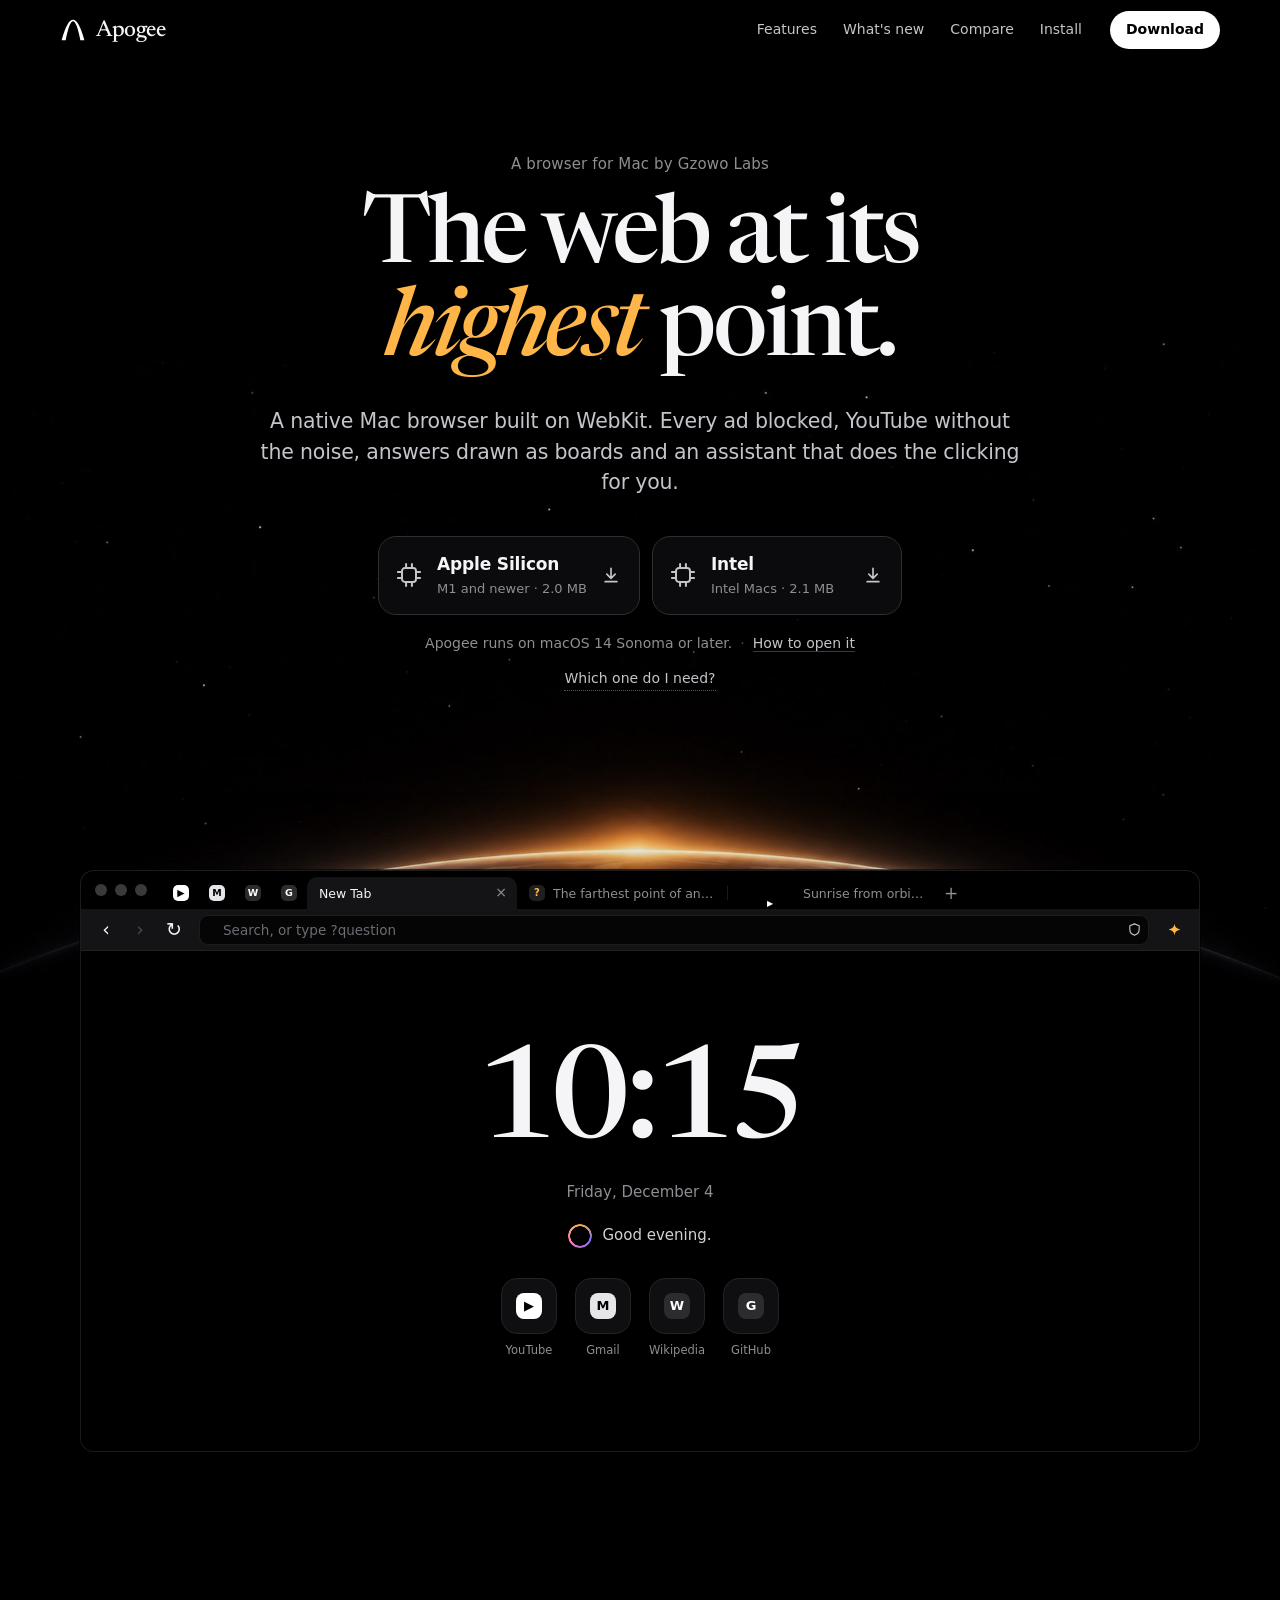
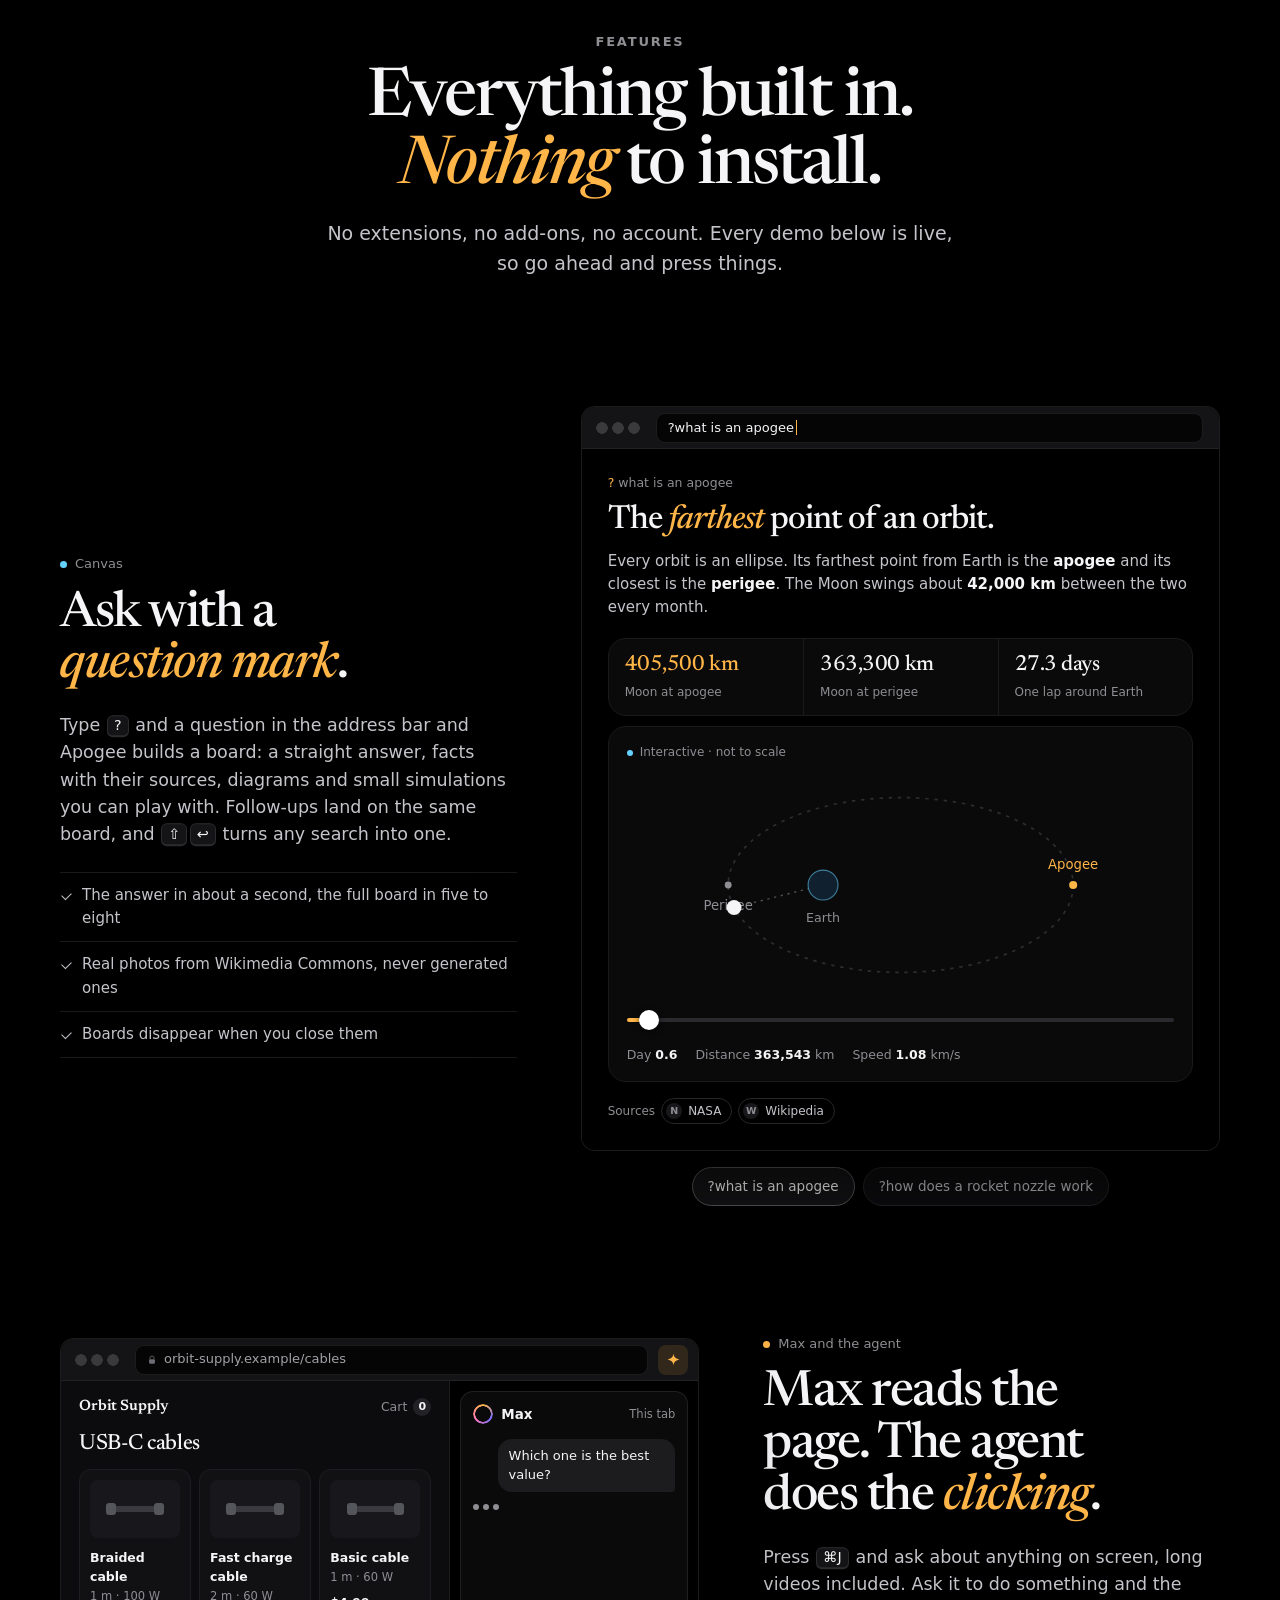
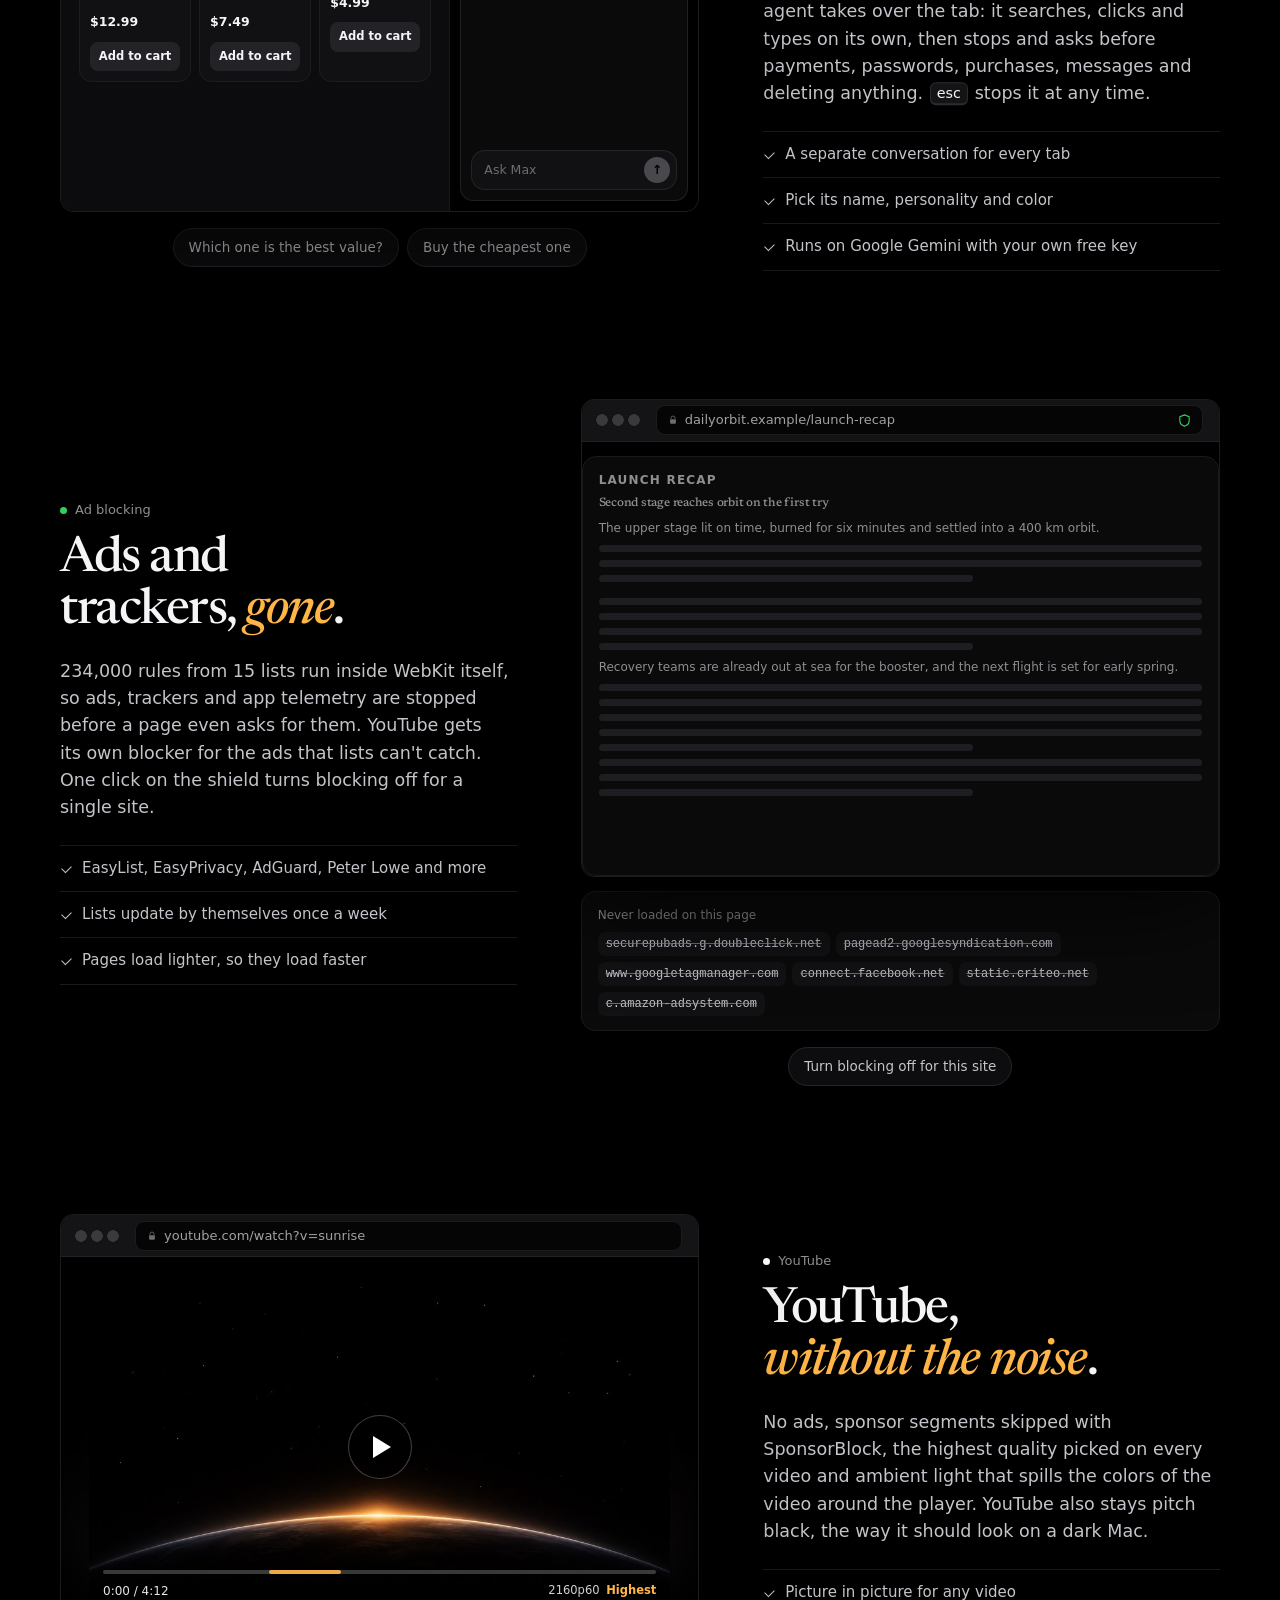
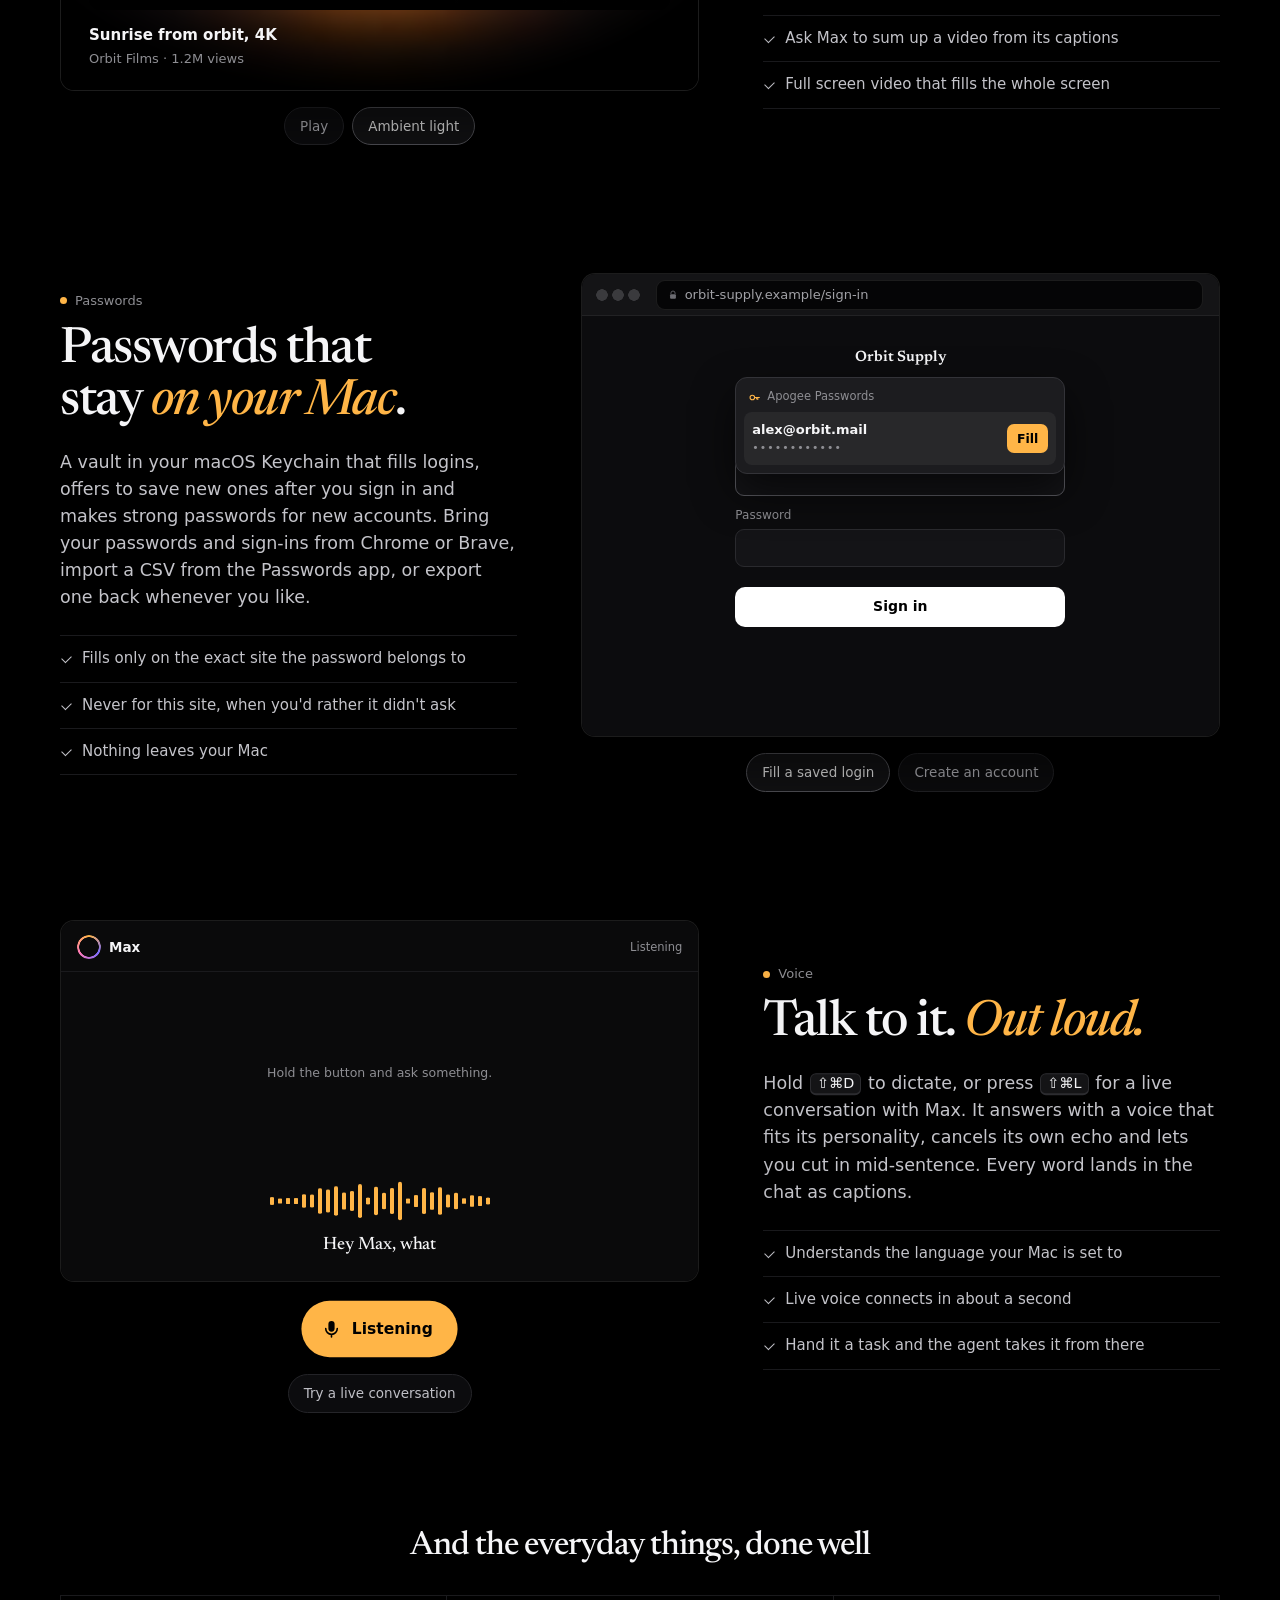
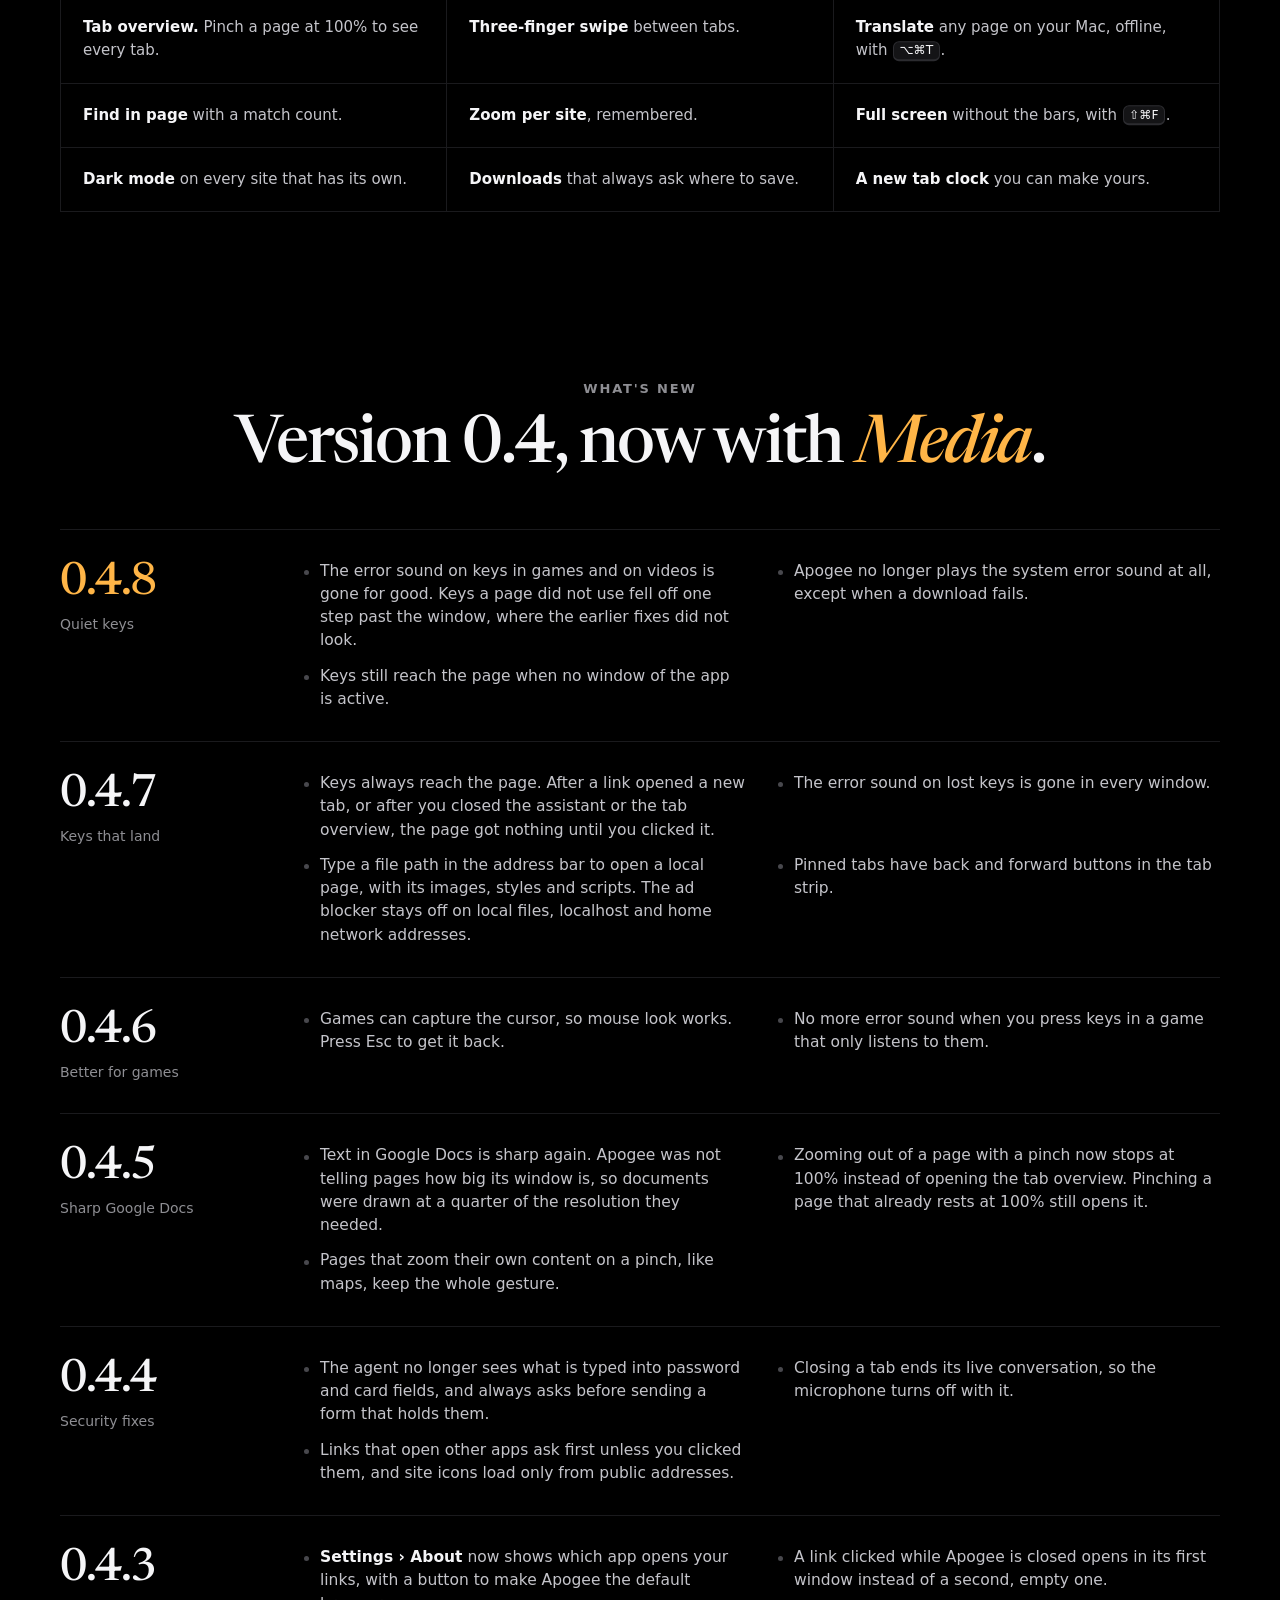
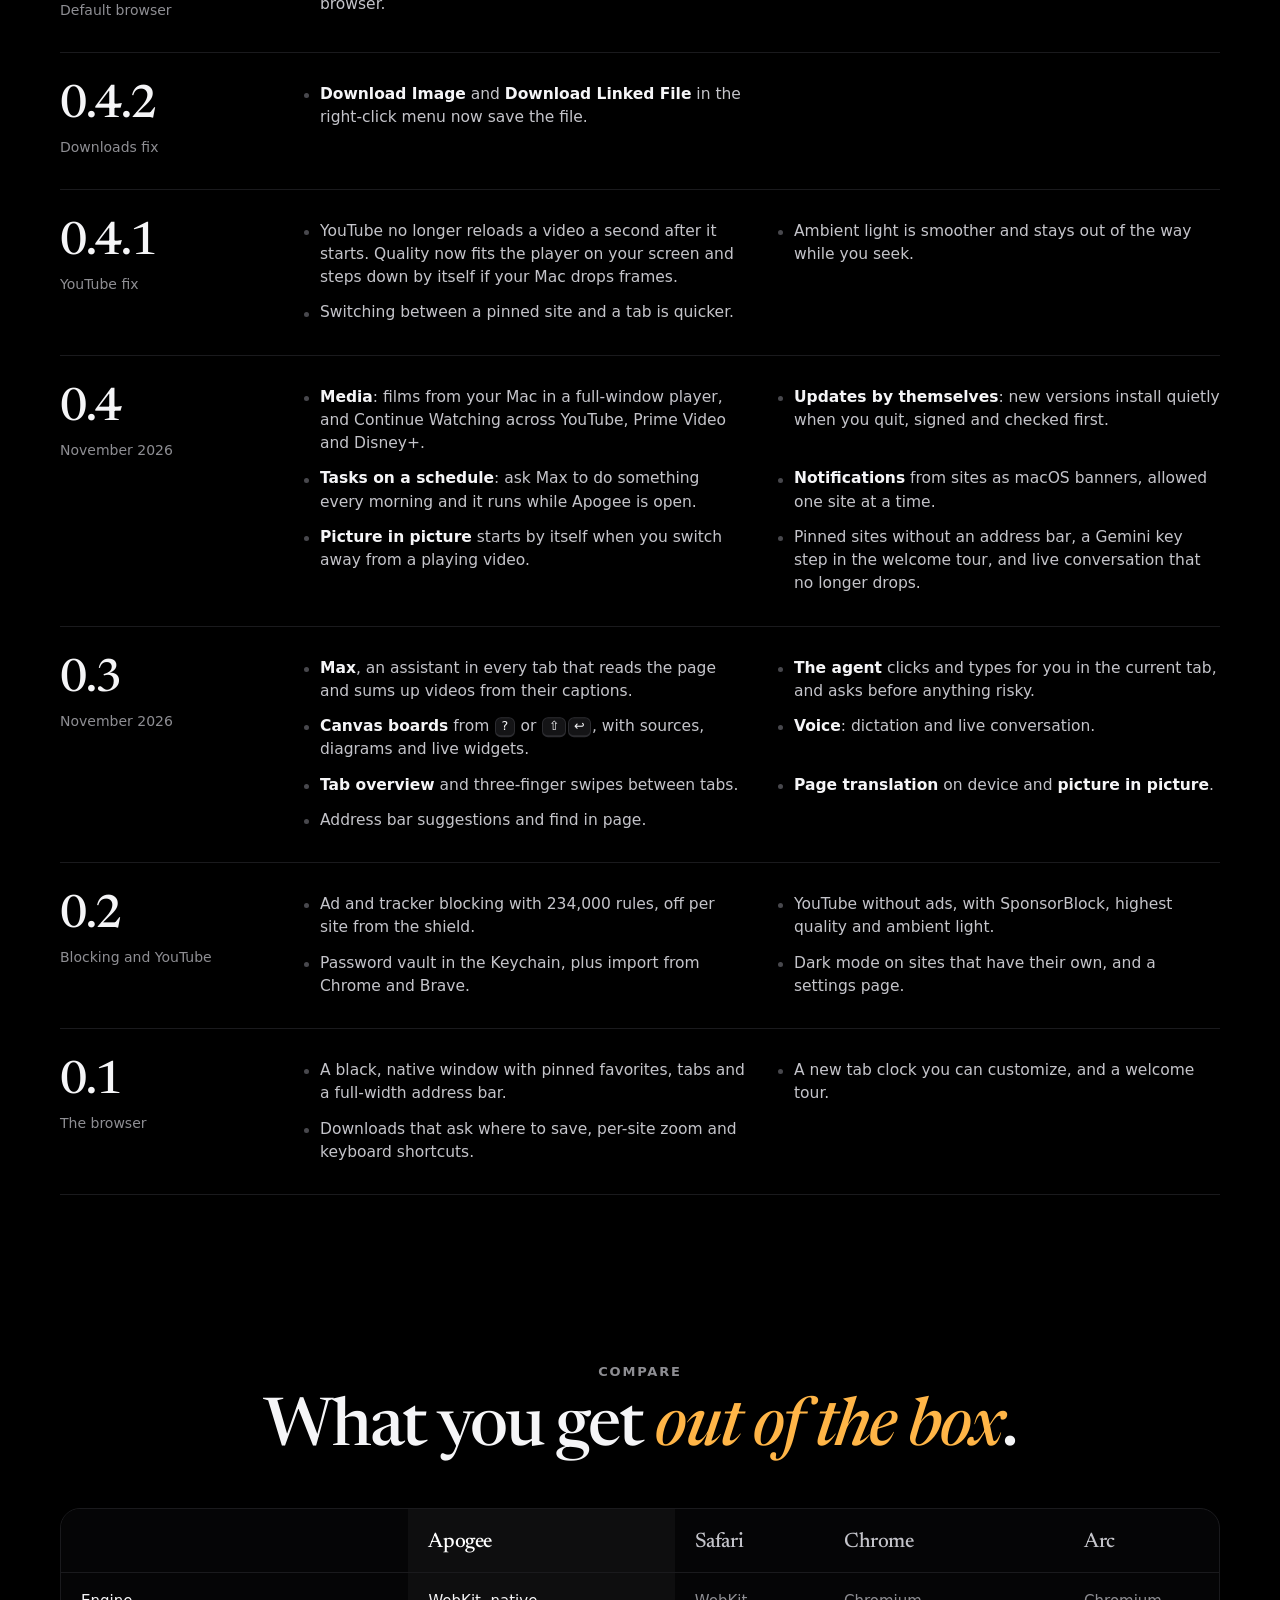
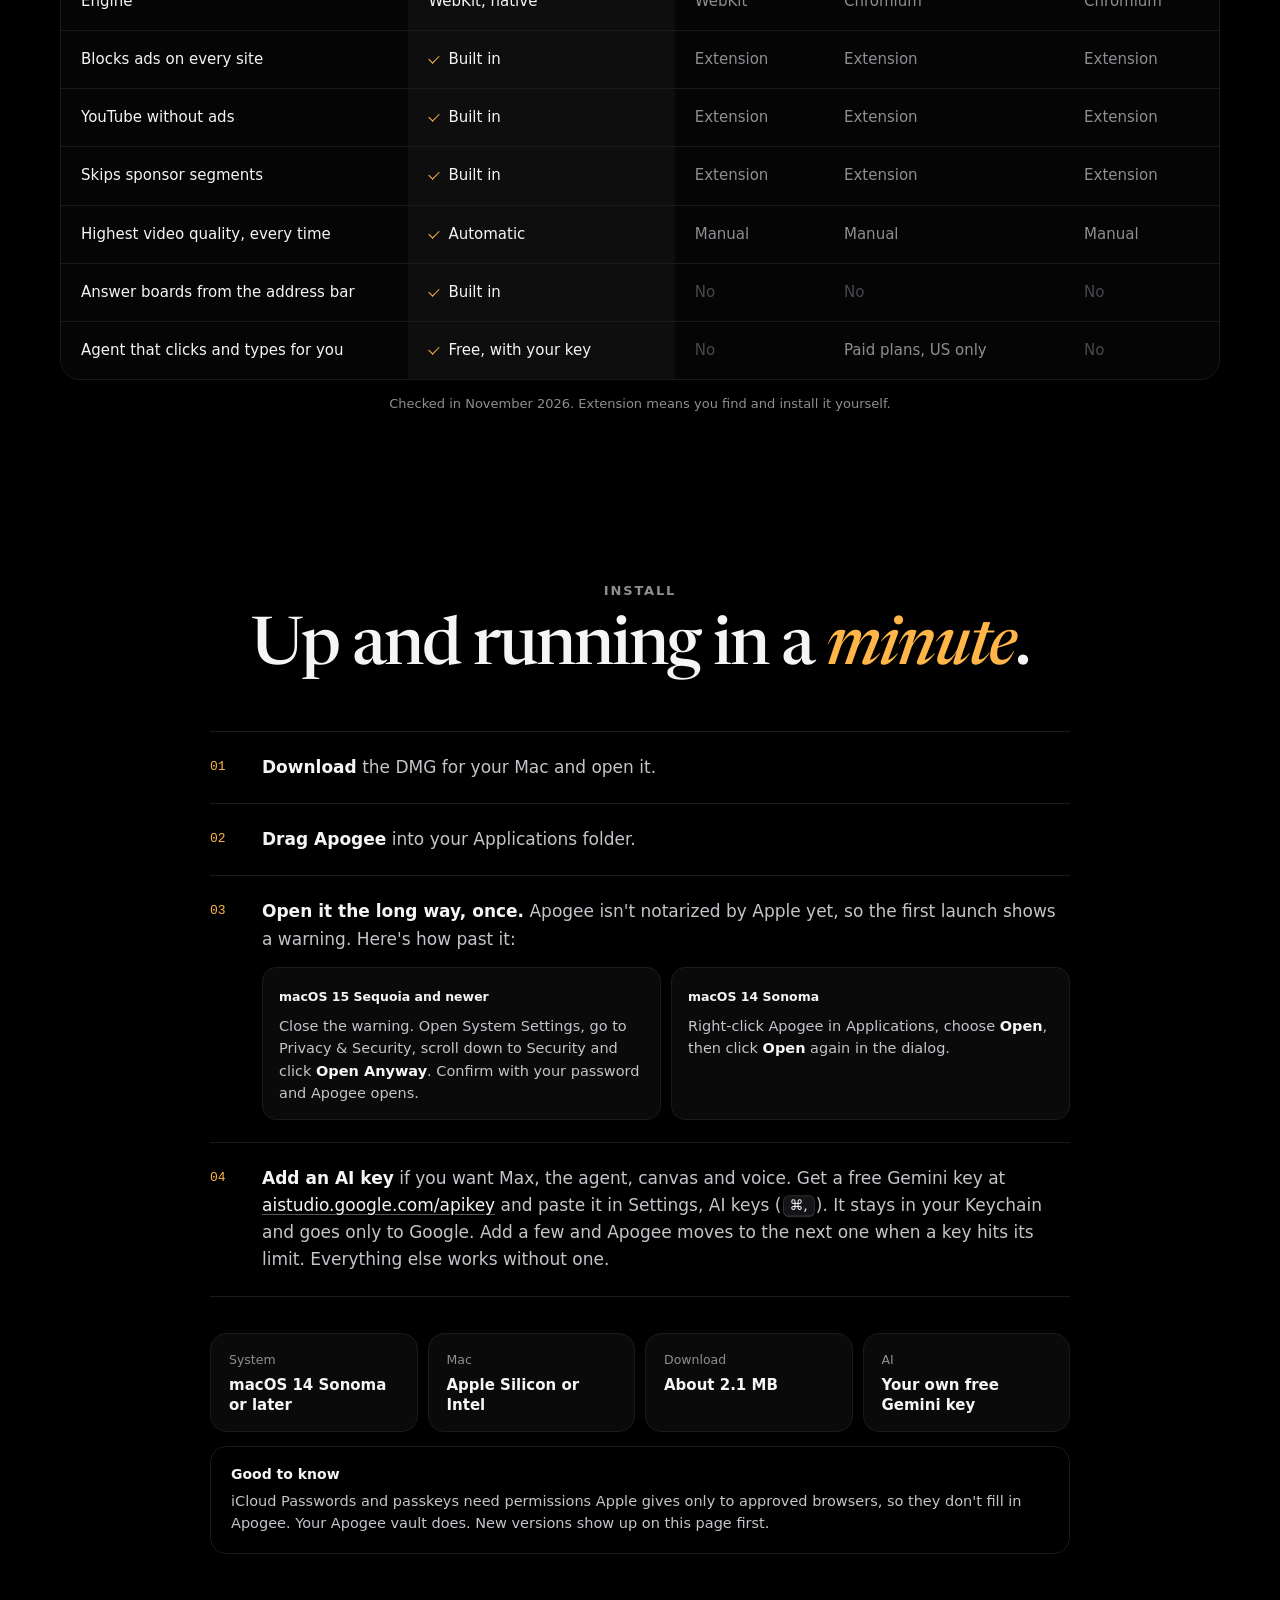
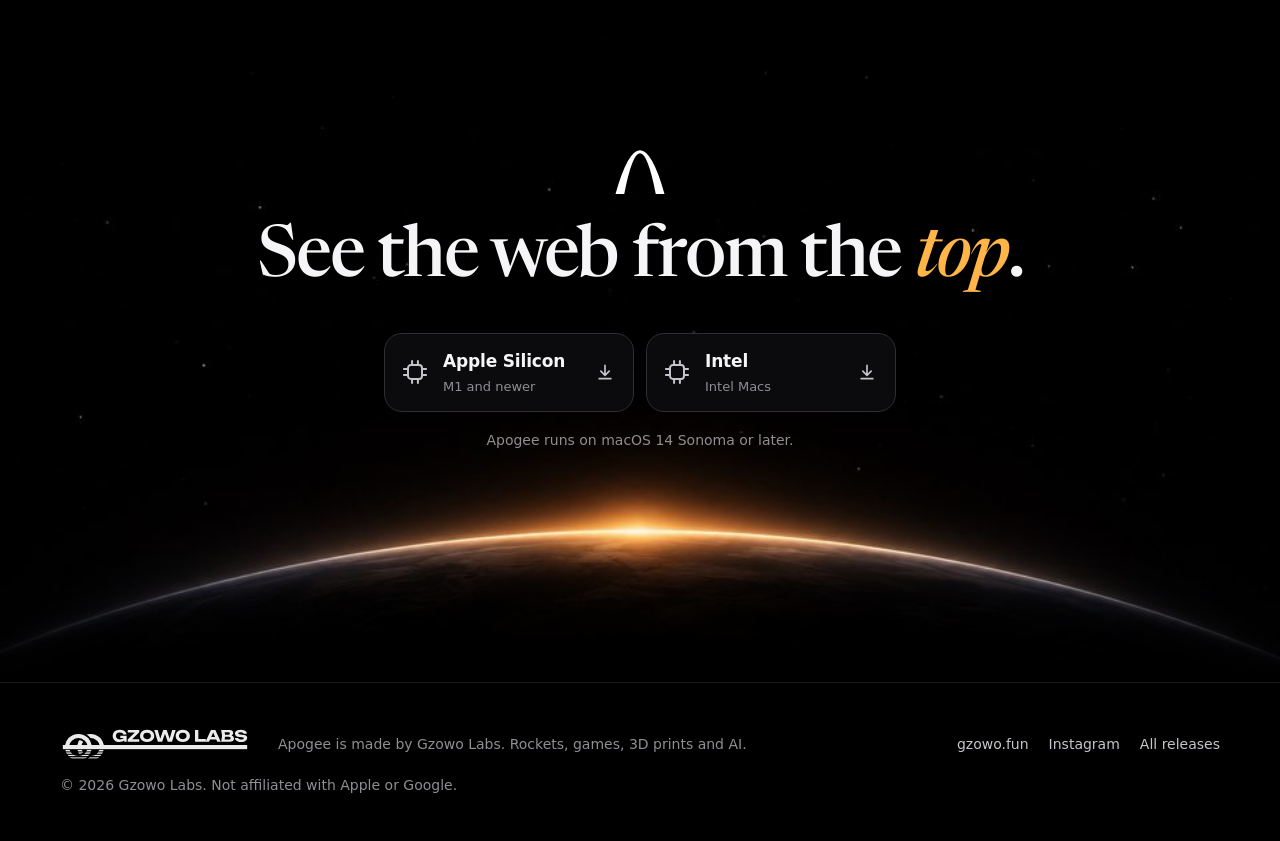
<file: index.html>
<!doctype html>
<html lang="en">
<head>
<meta charset="utf-8">
<meta name="viewport" content="width=device-width, initial-scale=1, viewport-fit=cover">
<title>Apogee · A browser for Mac</title>
<meta name="description" content="Apogee is a native Mac browser by Gzowo Labs. Every ad blocked, YouTube without the noise, answer boards from the address bar and an assistant that does the clicking. Free for Apple Silicon and Intel Macs.">
<meta name="theme-color" content="#000000">
<meta name="color-scheme" content="dark">
<link rel="canonical" href="https://apogee.gzowo.fun/">
<meta property="og:type" content="website">
<meta property="og:site_name" content="Apogee">
<meta property="og:title" content="Apogee, a browser for Mac">
<meta property="og:description" content="Every ad blocked, YouTube without the noise, answer boards from the address bar and an assistant that does the clicking. Free for Apple Silicon and Intel.">
<meta property="og:url" content="https://apogee.gzowo.fun/">
<meta property="og:image" content="https://apogee.gzowo.fun/assets/og.jpg">
<meta property="og:image:width" content="1200">
<meta property="og:image:height" content="630">
<meta name="twitter:card" content="summary_large_image">
<link rel="icon" href="assets/favicon.svg" type="image/svg+xml">
<link rel="icon" href="assets/favicon-32.png" sizes="32x32" type="image/png">
<link rel="apple-touch-icon" href="assets/apple-touch-icon.png">
<link rel="preload" as="image" href="assets/horizon-1672.jpg" imagesrcset="assets/horizon-960.jpg 960w, assets/horizon-1672.jpg 1672w" imagesizes="100vw">
<link rel="preconnect" href="https://fonts.googleapis.com">
<link rel="preconnect" href="https://fonts.gstatic.com" crossorigin>
<link rel="stylesheet" href="https://fonts.googleapis.com/css2?family=Newsreader:ital,opsz,wght@0,6..72,400..600;1,6..72,400..600&display=swap" media="print" onload="this.media='all'">
<link rel="stylesheet" href="assets/site.css">
<script>document.documentElement.classList.add('js')</script>
<script src="assets/site.js" defer></script>
</head>
<body>
<svg width="0" height="0" style="position:absolute" aria-hidden="true">
  <symbol id="arch" viewBox="18 22 64 58"><path d="M22 76 Q50 -24 78 76 L68 76 Q50 -17 32 76 Z"/></symbol>
  <symbol id="shield" viewBox="0 0 24 24"><path d="M12 3 4.5 6v5.6c0 4.6 3.1 8.3 7.5 9.4 4.4-1.1 7.5-4.8 7.5-9.4V6L12 3Z" fill="none" stroke="currentColor" stroke-width="1.8" stroke-linejoin="round"/></symbol>
  <symbol id="spark" viewBox="0 0 24 24"><path d="M12 2.5c.5 4.6 2.4 8 9.5 9.5-7.1 1.5-9 4.9-9.5 9.5-.5-4.6-2.4-8-9.5-9.5 7.1-1.5 9-4.9 9.5-9.5Z" fill="currentColor"/></symbol>
  <symbol id="lock" viewBox="0 0 24 24"><path d="M7 10V7.5a5 5 0 0 1 10 0V10" fill="none" stroke="currentColor" stroke-width="2"/><rect x="5" y="10" width="14" height="11" rx="2.5" fill="currentColor"/></symbol>
  <symbol id="mic" viewBox="0 0 24 24"><rect x="8.5" y="3" width="7" height="12" rx="3.5" fill="currentColor"/><path d="M5.5 11.5a6.5 6.5 0 0 0 13 0M12 18v3" fill="none" stroke="currentColor" stroke-width="1.8" stroke-linecap="round"/></symbol>
  <symbol id="key" viewBox="0 0 24 24"><circle cx="8" cy="12" r="4.2" fill="none" stroke="currentColor" stroke-width="2"/><path d="M12 12h9M18 12v3.5M15.5 12v2.5" fill="none" stroke="currentColor" stroke-width="2" stroke-linecap="round"/></symbol>
  <symbol id="chip" viewBox="0 0 24 24"><rect x="6" y="6" width="12" height="12" rx="2.5" fill="none" stroke="currentColor" stroke-width="1.7"/><path d="M9.5 2.5v3M14.5 2.5v3M9.5 18.5v3M14.5 18.5v3M2.5 9.5h3M2.5 14.5h3M18.5 9.5h3M18.5 14.5h3" stroke="currentColor" stroke-width="1.7" stroke-linecap="round"/></symbol>
  <symbol id="down" viewBox="0 0 24 24"><path d="M12 4v12m0 0-5-5m5 5 5-5M5 20h14" fill="none" stroke="currentColor" stroke-width="2" stroke-linecap="round" stroke-linejoin="round"/></symbol>
</svg>

<header class="nav" id="nav">
  <a class="brand" href="#top" aria-label="Apogee"><svg class="arch"><use href="#arch"/></svg><span>Apogee</span></a>
  <nav class="links" aria-label="Sections">
    <a href="#features">Features</a>
    <a href="#new">What's new</a>
    <a href="#compare">Compare</a>
    <a href="#install">Install</a>
  </nav>
  <a class="nav-dl" href="#download">Download</a>
</header>

<main id="top">
  <section class="hero">
    <div class="hero-copy wrap">
      <p class="eyebrow">A browser for Mac by Gzowo Labs</p>
      <h1>The web at its <em>highest</em> point.</h1>
      <p class="lede">A native Mac browser built on WebKit. Every ad blocked, YouTube without the noise, answers drawn as boards and an assistant that does the clicking for you.</p>
      <div class="dl" id="download" data-dl>
        <a class="chip" data-arch="arm64" href="https://github.com/JerzySukiennik/apogee/releases/latest/download/Apogee-Apple-Silicon.dmg">
          <svg class="chip-ic"><use href="#chip"/></svg>
          <span class="chip-t"><b>Apple Silicon</b><small>M1 and newer · <span data-size="arm64">2.0 MB</span></small></span>
          <svg class="chip-dl"><use href="#down"/></svg>
          <span class="chip-tag">Your Mac</span>
        </a>
        <a class="chip" data-arch="x86_64" href="https://github.com/JerzySukiennik/apogee/releases/latest/download/Apogee-Intel.dmg">
          <svg class="chip-ic"><use href="#chip"/></svg>
          <span class="chip-t"><b>Intel</b><small>Intel Macs · <span data-size="x86_64">2.1 MB</span></small></span>
          <svg class="chip-dl"><use href="#down"/></svg>
          <span class="chip-tag">Your Mac</span>
        </a>
      </div>
      <p class="dl-meta"><span data-dl-note>Version 0.4.8 · Free · macOS 14 Sonoma or later</span><span class="sep">·</span><a href="#install">How to open it</a></p>
      <details class="which">
        <summary>Which one do I need?</summary>
        <p>Open the Apple menu and choose About This Mac. If it says <b>Chip: Apple M1</b> or any other M chip, take Apple Silicon. If it says <b>Processor: Intel</b>, take Intel.</p>
      </details>
    </div>
    <div class="sky" aria-hidden="true">
      <img src="assets/horizon-1672.jpg" srcset="assets/horizon-960.jpg 960w, assets/horizon-1672.jpg 1672w" sizes="max(100vw, 820px)" alt="" width="1672" height="941" fetchpriority="high">
    </div>
  </section>

  <section class="show" aria-label="The Apogee window">
    <div class="win win-xl reveal">
      <div class="strip">
        <span class="lights" aria-hidden="true"><i></i><i></i><i></i></span>
        <span class="pins" aria-hidden="true">
          <span class="pin"><span class="lt" style="background:#fff;color:#000">▶</span></span>
          <span class="pin"><span class="lt" style="background:#e5e5ea;color:#000">M</span></span>
          <span class="pin"><span class="lt">W</span></span>
          <span class="pin"><span class="lt">G</span></span>
        </span>
        <span class="tab on"><span class="tt">New Tab</span><span class="x">×</span></span>
        <span class="tab"><span class="fq">?</span><span class="tt">The farthest point of an orbit</span></span>
        <span class="tab wide"><span class="fq yt">▶</span><span class="tt">Sunrise from orbit, 4K</span></span>
        <span class="plus">+</span>
      </div>
      <div class="navrow">
        <span class="navb">‹</span><span class="navb dim">›</span><span class="navb">↻</span>
        <span class="addr"><span class="ph">Search, or type ?question</span><svg class="sh"><use href="#shield"/></svg></span>
        <span class="ai"><svg><use href="#spark"/></svg></span>
      </div>
      <div class="newtab">
        <div class="clk" data-clock>9:41</div>
        <div class="dt" data-date>Monday, November 9</div>
        <div class="gr"><span class="ring"></span><span data-greet>Good morning.</span></div>
        <div class="fav">
          <span><i class="tile"><span class="lt" style="background:#fff;color:#000">▶</span></i>YouTube</span>
          <span><i class="tile"><span class="lt" style="background:#e5e5ea;color:#000">M</span></i>Gmail</span>
          <span><i class="tile"><span class="lt">W</span></i>Wikipedia</span>
          <span><i class="tile"><span class="lt">G</span></i>GitHub</span>
        </div>
      </div>
    </div>
  </section>

  <section class="features" id="features">
    <div class="wrap head reveal">
      <p class="kicker">Features</p>
      <h2>Everything built in. <em>Nothing</em> to install.</h2>
      <p class="sub">No extensions, no add-ons, no account. Every demo below is live, so go ahead and press things.</p>
    </div>

    <article class="feat wrap" id="canvas">
      <div class="feat-text reveal">
        <p class="label" style="--c:var(--blue)">Canvas</p>
        <h3>Ask with a <em>question mark</em>.</h3>
        <p>Type <kbd>?</kbd> and a question in the address bar and Apogee builds a board: a straight answer, facts with their sources, diagrams and small simulations you can play with. Follow-ups land on the same board, and <kbd>⇧</kbd><kbd>↩</kbd> turns any search into one.</p>
        <ul class="ticks">
          <li>The answer in about a second, the full board in five to eight</li>
          <li>Real photos from Wikimedia Commons, never generated ones</li>
          <li>Boards disappear when you close them</li>
        </ul>
      </div>
      <div class="demo reveal" data-demo="canvas">
        <div class="win">
          <div class="navrow mini"><span class="addr"><span class="typed" data-typed></span><span class="caret" aria-hidden="true"></span></span></div>
          <div class="board" data-board aria-live="polite"></div>
        </div>
        <div class="tries" role="group" aria-label="Try a question">
          <button type="button" data-q="apogee" class="on">?what is an apogee</button>
          <button type="button" data-q="nozzle">?how does a rocket nozzle work</button>
        </div>
      </div>
    </article>

    <article class="feat wrap flip" id="max">
      <div class="feat-text reveal">
        <p class="label" style="--c:var(--acc)">Max and the agent</p>
        <h3>Max reads the page. The agent does the <em>clicking</em>.</h3>
        <p>Press <kbd>⌘J</kbd> and ask about anything on screen, long videos included. Ask it to do something and the agent takes over the tab: it searches, clicks and types on its own, then stops and asks before payments, passwords, purchases, messages and deleting anything. <kbd>esc</kbd> stops it at any time.</p>
        <ul class="ticks">
          <li>A separate conversation for every tab</li>
          <li>Pick its name, personality and color</li>
          <li>Runs on Google Gemini with your own free key</li>
        </ul>
      </div>
      <div class="demo reveal" data-demo="max">
        <div class="win">
          <div class="navrow mini"><span class="addr"><svg class="lk"><use href="#lock"/></svg>orbit-supply.example/cables</span><span class="ai on"><svg><use href="#spark"/></svg></span></div>
          <div class="split">
            <div class="shop" data-shop>
              <div class="shop-h"><b>Orbit Supply</b><span class="cart">Cart <i data-cart>0</i></span></div>
              <p class="shop-t">USB-C cables</p>
              <div class="prods">
                <div class="prod" data-p="braided"><span class="pimg"><i></i></span><b>Braided cable</b><small>1 m · 100 W</small><span class="price">$12.99</span><span class="btn">Add to cart</span></div>
                <div class="prod" data-p="long"><span class="pimg"><i></i></span><b>Fast charge cable</b><small>2 m · 60 W</small><span class="price">$7.49</span><span class="btn">Add to cart</span></div>
                <div class="prod" data-p="basic"><span class="pimg"><i></i></span><b>Basic cable</b><small>1 m · 60 W</small><span class="price">$4.99</span><span class="btn" data-buy>Add to cart</span></div>
              </div>
              <div class="checkout" data-checkout><span>Checkout</span><b>Basic cable</b><span class="pay">Pay $4.99</span></div>
            </div>
            <aside class="panel">
              <div class="ph"><span class="halo"></span><b>Max</b><span class="pdim">This tab</span></div>
              <div class="msgs" data-msgs><p class="hint">Ask about this page, or tell Max to do something.</p></div>
              <div class="inp"><span data-inp>Ask Max</span><span class="send">↑</span></div>
            </aside>
          </div>
          <span class="cursor" data-cursor aria-hidden="true"></span>
        </div>
        <div class="tries" role="group" aria-label="Try Max">
          <button type="button" data-a="ask">Which one is the best value?</button>
          <button type="button" data-a="do">Buy the cheapest one</button>
        </div>
      </div>
    </article>

    <article class="feat wrap" id="blocking">
      <div class="feat-text reveal">
        <p class="label" style="--c:var(--green)">Ad blocking</p>
        <h3>Ads and trackers, <em>gone</em>.</h3>
        <p>234,000 rules from 15 lists run inside WebKit itself, so ads, trackers and app telemetry are stopped before a page even asks for them. YouTube gets its own blocker for the ads that lists can't catch. One click on the shield turns blocking off for a single site.</p>
        <ul class="ticks">
          <li>EasyList, EasyPrivacy, AdGuard, Peter Lowe and more</li>
          <li>Lists update by themselves once a week</li>
          <li>Pages load lighter, so they load faster</li>
        </ul>
      </div>
      <div class="demo reveal" data-demo="ads">
        <div class="win">
          <div class="navrow mini"><span class="addr"><svg class="lk"><use href="#lock"/></svg>dailyorbit.example/launch-recap<button type="button" class="shield on" data-shield aria-pressed="true" aria-label="Ad blocking for this site"><svg><use href="#shield"/></svg></button></span></div>
          <div class="news" data-news>
            <div class="ad ad-top"><span>Ad</span></div>
            <div class="news-body">
              <div class="art">
                <p class="nk">Launch recap</p>
                <p class="nh">Second stage reaches orbit on the first try</p>
                <p class="nt">The upper stage lit on time, burned for six minutes and settled into a 400 km orbit.</p>
                <i class="ln"></i><i class="ln"></i><i class="ln s"></i>
                <div class="ad ad-in"><span>Sponsored</span></div>
                <i class="ln"></i><i class="ln"></i><i class="ln"></i><i class="ln s"></i>
                <p class="nt">Recovery teams are already out at sea for the booster, and the next flight is set for early spring.</p>
                <i class="ln"></i><i class="ln"></i><i class="ln"></i><i class="ln"></i><i class="ln s"></i>
                <i class="ln"></i><i class="ln"></i><i class="ln s"></i>
              </div>
              <div class="ad ad-side"><span>Ad</span></div>
            </div>
            <div class="ad ad-pop"><span>Ad</span></div>
          </div>
        </div>
        <div class="blocked">
          <p>Never loaded on this page</p>
          <ul data-log>
            <li>securepubads.g.doubleclick.net</li>
            <li>pagead2.googlesyndication.com</li>
            <li>www.googletagmanager.com</li>
            <li>connect.facebook.net</li>
            <li>static.criteo.net</li>
            <li>c.amazon-adsystem.com</li>
          </ul>
        </div>
        <div class="tries" role="group" aria-label="Try ad blocking">
          <button type="button" data-shield-btn>Turn blocking off for this site</button>
        </div>
      </div>
    </article>

    <article class="feat wrap flip" id="youtube">
      <div class="feat-text reveal">
        <p class="label" style="--c:#fff">YouTube</p>
        <h3>YouTube, <em>without the noise</em>.</h3>
        <p>No ads, sponsor segments skipped with SponsorBlock, the highest quality picked on every video and ambient light that spills the colors of the video around the player. YouTube also stays pitch black, the way it should look on a dark Mac.</p>
        <ul class="ticks">
          <li>Picture in picture for any video</li>
          <li>Ask Max to sum up a video from its captions</li>
          <li>Full screen video that fills the whole screen</li>
        </ul>
      </div>
      <div class="demo reveal" data-demo="yt">
        <div class="win">
          <div class="navrow mini"><span class="addr"><svg class="lk"><use href="#lock"/></svg>youtube.com/watch?v=sunrise</span></div>
          <div class="yt">
            <div class="stage">
              <div class="amb" data-amb><img src="assets/ambient.jpg" alt="" width="96" height="54"></div>
              <div class="player" data-player>
                <img class="frame" data-frame src="assets/horizon-960.jpg" alt="Sunrise over the curve of the Earth" width="960" height="540" loading="lazy">
                <div class="toast" data-toast></div>
                <button type="button" class="big-play" data-play aria-label="Play"><span></span></button>
                <div class="ctrls">
                  <div class="bar"><span class="seg" style="left:30%;width:13%"></span><span class="prog" data-prog></span></div>
                  <div class="row"><span class="time" data-time>0:00 / 4:12</span><span class="q">2160p60 <b>Highest</b></span></div>
                </div>
              </div>
            </div>
            <div class="yt-meta"><b>Sunrise from orbit, 4K</b><span>Orbit Films · 1.2M views</span></div>
          </div>
        </div>
        <div class="tries" role="group" aria-label="Try YouTube">
          <button type="button" data-play-btn>Play</button>
          <button type="button" data-amb-btn class="on" aria-pressed="true">Ambient light</button>
        </div>
      </div>
    </article>

    <article class="feat wrap" id="passwords">
      <div class="feat-text reveal">
        <p class="label" style="--c:var(--acc)">Passwords</p>
        <h3>Passwords that stay <em>on your Mac</em>.</h3>
        <p>A vault in your macOS Keychain that fills logins, offers to save new ones after you sign in and makes strong passwords for new accounts. Bring your passwords and sign-ins from Chrome or Brave, import a CSV from the Passwords app, or export one back whenever you like.</p>
        <ul class="ticks">
          <li>Fills only on the exact site the password belongs to</li>
          <li>Never for this site, when you'd rather it didn't ask</li>
          <li>Nothing leaves your Mac</li>
        </ul>
      </div>
      <div class="demo reveal" data-demo="vault">
        <div class="win">
          <div class="navrow mini"><span class="addr"><svg class="lk"><use href="#lock"/></svg>orbit-supply.example/sign-in</span></div>
          <div class="login">
            <div class="lg">
              <b class="lg-brand">Orbit Supply</b>
              <p class="lg-title" data-lg-title>Sign in</p>
              <span class="lab">Email</span>
              <span class="field" data-email></span>
              <div class="pop" data-pop>
                <span class="pop-h"><svg><use href="#key"/></svg>Apogee Passwords</span>
                <button type="button" class="pop-row" data-fill><span><b>alex@orbit.mail</b><small>••••••••••••</small></span><em>Fill</em></button>
              </div>
              <span class="lab">Password</span>
              <span class="field pw" data-pass></span>
              <div class="pop gen" data-gen>
                <span class="pop-h"><svg><use href="#key"/></svg>Strong password</span>
                <code data-pw></code>
                <span class="gen-b"><button type="button" data-regen>New one</button><button type="button" class="use" data-use>Use it</button></span>
              </div>
              <span class="lg-btn" data-lg-btn>Sign in</span>
            </div>
          </div>
          <div class="savebar" data-save>
            <svg class="k"><use href="#key"/></svg>
            <span class="sv-t" data-save-t>Save password for orbit-supply.example?</span>
            <span class="sv-b"><button type="button" class="ghost">Never for this site</button><button type="button" class="acc" data-save-btn>Save</button></span>
          </div>
        </div>
        <div class="tries" role="group" aria-label="Try passwords">
          <button type="button" data-v="fill" class="on">Fill a saved login</button>
          <button type="button" data-v="new">Create an account</button>
        </div>
      </div>
    </article>

    <article class="feat wrap flip" id="voice">
      <div class="feat-text reveal">
        <p class="label" style="--c:var(--acc)">Voice</p>
        <h3>Talk to it. <em>Out loud.</em></h3>
        <p>Hold <kbd>⇧⌘D</kbd> to dictate, or press <kbd>⇧⌘L</kbd> for a live conversation with Max. It answers with a voice that fits its personality, cancels its own echo and lets you cut in mid-sentence. Every word lands in the chat as captions.</p>
        <ul class="ticks">
          <li>Understands the language your Mac is set to</li>
          <li>Live voice connects in about a second</li>
          <li>Hand it a task and the agent takes it from there</li>
        </ul>
      </div>
      <div class="demo reveal" data-demo="voice">
        <div class="win voice-win">
          <div class="vpanel">
            <div class="ph"><span class="halo" data-halo></span><b>Max</b><span class="pdim" data-vstate>Ready</span></div>
            <div class="msgs" data-vmsgs><p class="hint">Hold the button and ask something.</p></div>
            <div class="wave" data-wave aria-hidden="true"></div>
            <p class="transcript" data-tr></p>
          </div>
        </div>
        <div class="talk-row">
          <button type="button" class="talk" data-talk><svg><use href="#mic"/></svg><span data-talk-t>Hold to talk</span></button>
        </div>
        <div class="tries" role="group" aria-label="Try voice">
          <button type="button" data-live>Try a live conversation</button>
        </div>
      </div>
    </article>

    <div class="wrap more reveal">
      <h4>And the everyday things, done well</h4>
      <ul>
        <li><b>Tab overview.</b> Pinch a page at 100% to see every tab.</li>
        <li><b>Three-finger swipe</b> between tabs.</li>
        <li><b>Translate</b> any page on your Mac, offline, with <kbd>⌥⌘T</kbd>.</li>
        <li><b>Find in page</b> with a match count.</li>
        <li><b>Zoom per site</b>, remembered.</li>
        <li><b>Full screen</b> without the bars, with <kbd>⇧⌘F</kbd>.</li>
        <li><b>Dark mode</b> on every site that has its own.</li>
        <li><b>Downloads</b> that always ask where to save.</li>
        <li><b>A new tab clock</b> you can make yours.</li>
      </ul>
    </div>
  </section>

  <section class="new" id="new">
    <div class="wrap">
      <div class="head reveal">
        <p class="kicker">What's new</p>
        <h2>Version 0.4, now with <em>Media</em>.</h2>
      </div>
      <div class="rels">
        <article class="rel reveal">
          <div class="rel-v"><b>0.4.8</b><span>Quiet keys</span></div>
          <ul>
            <li>The error sound on keys in games and on videos is gone for good. Keys a page did not use fell off one step past the window, where the earlier fixes did not look.</li>
            <li>Apogee no longer plays the system error sound at all, except when a download fails.</li>
            <li>Keys still reach the page when no window of the app is active.</li>
          </ul>
        </article>
        <article class="rel reveal">
          <div class="rel-v"><b>0.4.7</b><span>Keys that land</span></div>
          <ul>
            <li>Keys always reach the page. After a link opened a new tab, or after you closed the assistant or the tab overview, the page got nothing until you clicked it.</li>
            <li>The error sound on lost keys is gone in every window.</li>
            <li>Type a file path in the address bar to open a local page, with its images, styles and scripts. The ad blocker stays off on local files, localhost and home network addresses.</li>
            <li>Pinned tabs have back and forward buttons in the tab strip.</li>
          </ul>
        </article>
        <article class="rel reveal">
          <div class="rel-v"><b>0.4.6</b><span>Better for games</span></div>
          <ul>
            <li>Games can capture the cursor, so mouse look works. Press Esc to get it back.</li>
            <li>No more error sound when you press keys in a game that only listens to them.</li>
          </ul>
        </article>
        <article class="rel reveal">
          <div class="rel-v"><b>0.4.5</b><span>Sharp Google Docs</span></div>
          <ul>
            <li>Text in Google Docs is sharp again. Apogee was not telling pages how big its window is, so documents were drawn at a quarter of the resolution they needed.</li>
            <li>Zooming out of a page with a pinch now stops at 100% instead of opening the tab overview. Pinching a page that already rests at 100% still opens it.</li>
            <li>Pages that zoom their own content on a pinch, like maps, keep the whole gesture.</li>
          </ul>
        </article>
        <article class="rel reveal">
          <div class="rel-v"><b>0.4.4</b><span>Security fixes</span></div>
          <ul>
            <li>The agent no longer sees what is typed into password and card fields, and always asks before sending a form that holds them.</li>
            <li>Closing a tab ends its live conversation, so the microphone turns off with it.</li>
            <li>Links that open other apps ask first unless you clicked them, and site icons load only from public addresses.</li>
          </ul>
        </article>
        <article class="rel reveal">
          <div class="rel-v"><b>0.4.3</b><span>Default browser</span></div>
          <ul>
            <li><b>Settings › About</b> now shows which app opens your links, with a button to make Apogee the default browser.</li>
            <li>A link clicked while Apogee is closed opens in its first window instead of a second, empty one.</li>
          </ul>
        </article>
        <article class="rel reveal">
          <div class="rel-v"><b>0.4.2</b><span>Downloads fix</span></div>
          <ul>
            <li><b>Download Image</b> and <b>Download Linked File</b> in the right-click menu now save the file.</li>
          </ul>
        </article>
        <article class="rel reveal">
          <div class="rel-v"><b>0.4.1</b><span>YouTube fix</span></div>
          <ul>
            <li>YouTube no longer reloads a video a second after it starts. Quality now fits the player on your screen and steps down by itself if your Mac drops frames.</li>
            <li>Ambient light is smoother and stays out of the way while you seek.</li>
            <li>Switching between a pinned site and a tab is quicker.</li>
          </ul>
        </article>
        <article class="rel reveal">
          <div class="rel-v"><b>0.4</b><span>November 2026</span></div>
          <ul>
            <li><b>Media</b>: films from your Mac in a full-window player, and Continue Watching across YouTube, Prime Video and Disney+.</li>
            <li><b>Updates by themselves</b>: new versions install quietly when you quit, signed and checked first.</li>
            <li><b>Tasks on a schedule</b>: ask Max to do something every morning and it runs while Apogee is open.</li>
            <li><b>Notifications</b> from sites as macOS banners, allowed one site at a time.</li>
            <li><b>Picture in picture</b> starts by itself when you switch away from a playing video.</li>
            <li>Pinned sites without an address bar, a Gemini key step in the welcome tour, and live conversation that no longer drops.</li>
          </ul>
        </article>
        <article class="rel reveal">
          <div class="rel-v"><b>0.3</b><span>November 2026</span></div>
          <ul>
            <li><b>Max</b>, an assistant in every tab that reads the page and sums up videos from their captions.</li>
            <li><b>The agent</b> clicks and types for you in the current tab, and asks before anything risky.</li>
            <li><b>Canvas boards</b> from <kbd>?</kbd> or <kbd>⇧</kbd><kbd>↩</kbd>, with sources, diagrams and live widgets.</li>
            <li><b>Voice</b>: dictation and live conversation.</li>
            <li><b>Tab overview</b> and three-finger swipes between tabs.</li>
            <li><b>Page translation</b> on device and <b>picture in picture</b>.</li>
            <li>Address bar suggestions and find in page.</li>
          </ul>
        </article>
        <article class="rel reveal">
          <div class="rel-v"><b>0.2</b><span>Blocking and YouTube</span></div>
          <ul>
            <li>Ad and tracker blocking with 234,000 rules, off per site from the shield.</li>
            <li>YouTube without ads, with SponsorBlock, highest quality and ambient light.</li>
            <li>Password vault in the Keychain, plus import from Chrome and Brave.</li>
            <li>Dark mode on sites that have their own, and a settings page.</li>
          </ul>
        </article>
        <article class="rel reveal">
          <div class="rel-v"><b>0.1</b><span>The browser</span></div>
          <ul>
            <li>A black, native window with pinned favorites, tabs and a full-width address bar.</li>
            <li>A new tab clock you can customize, and a welcome tour.</li>
            <li>Downloads that ask where to save, per-site zoom and keyboard shortcuts.</li>
          </ul>
        </article>
      </div>
    </div>
  </section>

  <section class="compare" id="compare">
    <div class="wrap">
      <div class="head reveal">
        <p class="kicker">Compare</p>
        <h2>What you get <em>out of the box</em>.</h2>
      </div>
      <div class="table-wrap reveal">
        <table>
          <thead>
            <tr><th scope="col"><span class="sr">Feature</span></th><th scope="col" class="me">Apogee</th><th scope="col">Safari</th><th scope="col">Chrome</th><th scope="col">Arc</th></tr>
          </thead>
          <tbody>
            <tr><th scope="row">Engine</th><td class="me">WebKit, native</td><td>WebKit</td><td>Chromium</td><td>Chromium</td></tr>
            <tr><th scope="row">Blocks ads on every site</th><td class="me yes">Built in</td><td>Extension</td><td>Extension</td><td>Extension</td></tr>
            <tr><th scope="row">YouTube without ads</th><td class="me yes">Built in</td><td>Extension</td><td>Extension</td><td>Extension</td></tr>
            <tr><th scope="row">Skips sponsor segments</th><td class="me yes">Built in</td><td>Extension</td><td>Extension</td><td>Extension</td></tr>
            <tr><th scope="row">Highest video quality, every time</th><td class="me yes">Automatic</td><td>Manual</td><td>Manual</td><td>Manual</td></tr>
            <tr><th scope="row">Answer boards from the address bar</th><td class="me yes">Built in</td><td class="no">No</td><td class="no">No</td><td class="no">No</td></tr>
            <tr><th scope="row">Agent that clicks and types for you</th><td class="me yes">Free, with your key</td><td class="no">No</td><td>Paid plans, US only</td><td class="no">No</td></tr>
          </tbody>
        </table>
      </div>
      <p class="note reveal">Checked in November 2026. Extension means you find and install it yourself.</p>
    </div>
  </section>

  <section class="install" id="install">
    <div class="wrap">
      <div class="head reveal">
        <p class="kicker">Install</p>
        <h2>Up and running in a <em>minute</em>.</h2>
      </div>
      <ol class="steps">
        <li class="reveal"><div><b>Download</b> the DMG for your Mac and open it.</div></li>
        <li class="reveal"><div><b>Drag Apogee</b> into your Applications folder.</div></li>
        <li class="reveal"><div><b>Open it the long way, once.</b> Apogee isn't notarized by Apple yet, so the first launch shows a warning. Here's how past it:
          <div class="os">
            <div><span class="os-n">macOS 15 Sequoia and newer</span><p>Close the warning. Open System Settings, go to Privacy &amp; Security, scroll down to Security and click <b>Open Anyway</b>. Confirm with your password and Apogee opens.</p></div>
            <div><span class="os-n">macOS 14 Sonoma</span><p>Right-click Apogee in Applications, choose <b>Open</b>, then click <b>Open</b> again in the dialog.</p></div>
          </div></div>
        </li>
        <li class="reveal"><div><b>Add an AI key</b> if you want Max, the agent, canvas and voice. Get a free Gemini key at <a href="https://aistudio.google.com/apikey" target="_blank" rel="noopener">aistudio.google.com/apikey</a> and paste it in Settings, AI keys (<kbd>⌘,</kbd>). It stays in your Keychain and goes only to Google. Add a few and Apogee moves to the next one when a key hits its limit. Everything else works without one.</div></li>
      </ol>
      <div class="req reveal">
        <div><span>System</span><b>macOS 14 Sonoma or later</b></div>
        <div><span>Mac</span><b>Apple Silicon or Intel</b></div>
        <div><span>Download</span><b data-req-size>About 2.1 MB</b></div>
        <div><span>AI</span><b>Your own free Gemini key</b></div>
      </div>
      <div class="good reveal">
        <h4>Good to know</h4>
        <p>iCloud Passwords and passkeys need permissions Apple gives only to approved browsers, so they don't fill in Apogee. Your Apogee vault does. New versions show up on this page first.</p>
      </div>
    </div>
  </section>

  <section class="end">
    <div class="end-sky" aria-hidden="true"><img src="assets/horizon-960.jpg" alt="" width="960" height="540" loading="lazy"></div>
    <div class="wrap end-in reveal">
      <svg class="arch big"><use href="#arch"/></svg>
      <h2>See the web from the <em>top</em>.</h2>
      <div class="dl" data-dl>
        <a class="chip" data-arch="arm64" href="https://github.com/JerzySukiennik/apogee/releases/latest/download/Apogee-Apple-Silicon.dmg">
          <svg class="chip-ic"><use href="#chip"/></svg>
          <span class="chip-t"><b>Apple Silicon</b><small>M1 and newer</small></span>
          <svg class="chip-dl"><use href="#down"/></svg>
          <span class="chip-tag">Your Mac</span>
        </a>
        <a class="chip" data-arch="x86_64" href="https://github.com/JerzySukiennik/apogee/releases/latest/download/Apogee-Intel.dmg">
          <svg class="chip-ic"><use href="#chip"/></svg>
          <span class="chip-t"><b>Intel</b><small>Intel Macs</small></span>
          <svg class="chip-dl"><use href="#down"/></svg>
          <span class="chip-tag">Your Mac</span>
        </a>
      </div>
      <p class="dl-meta"><span data-dl-note>Version 0.4.8 · Free · macOS 14 Sonoma or later</span></p>
    </div>
  </section>
</main>

<footer class="foot">
  <div class="wrap foot-in">
    <a class="gl" href="https://gzowo.fun" aria-label="Gzowo Labs"><img src="assets/gzowo-labs.svg" alt="Gzowo Labs" width="220" height="40"></a>
    <p>Apogee is made by Gzowo Labs. Rockets, games, 3D prints and AI.</p>
    <nav class="foot-links" aria-label="Links">
      <a href="https://gzowo.fun">gzowo.fun</a>
      <a href="https://www.instagram.com/gzowo_labs/" target="_blank" rel="noopener">Instagram</a>
      <a href="https://github.com/JerzySukiennik/apogee/releases" target="_blank" rel="noopener">All releases</a>
    </nav>
    <p class="fine">© 2026 Gzowo Labs. Not affiliated with Apple or Google.</p>
  </div>
</footer>
</body>
</html>
</file>
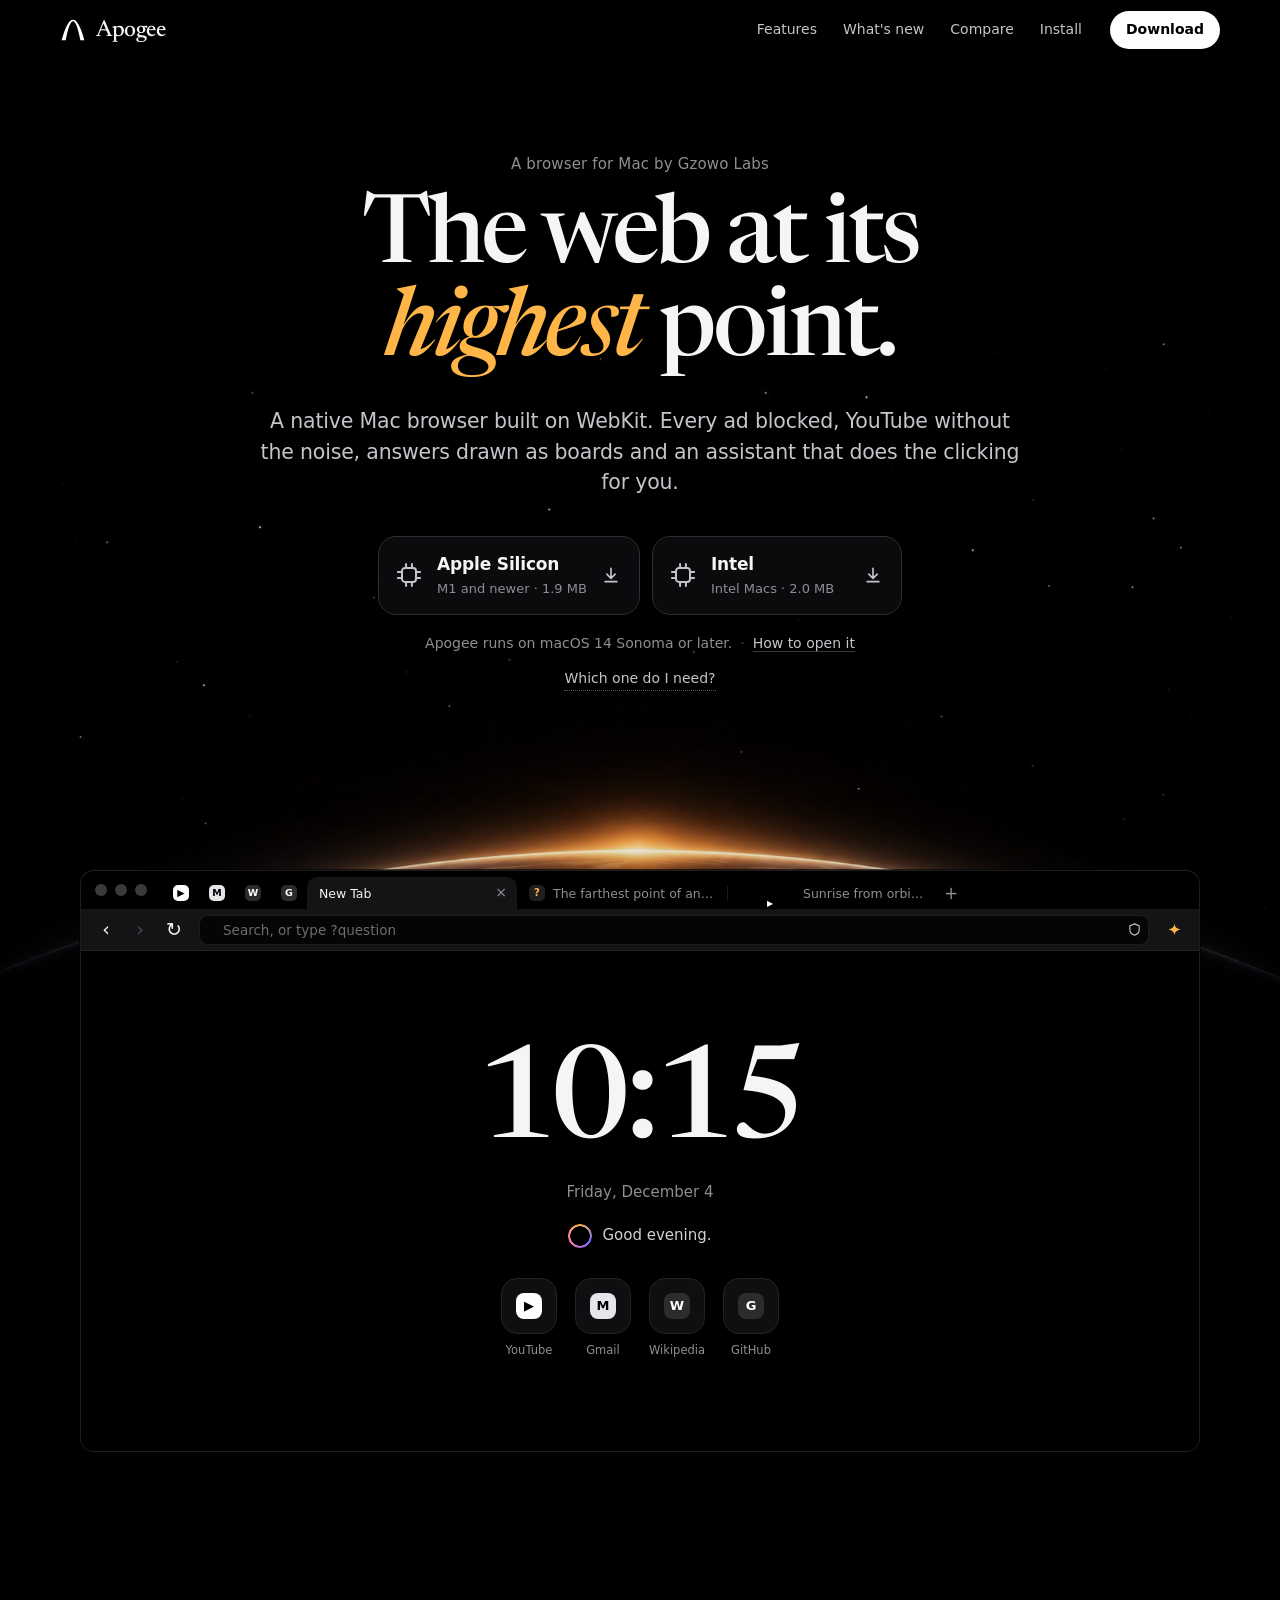
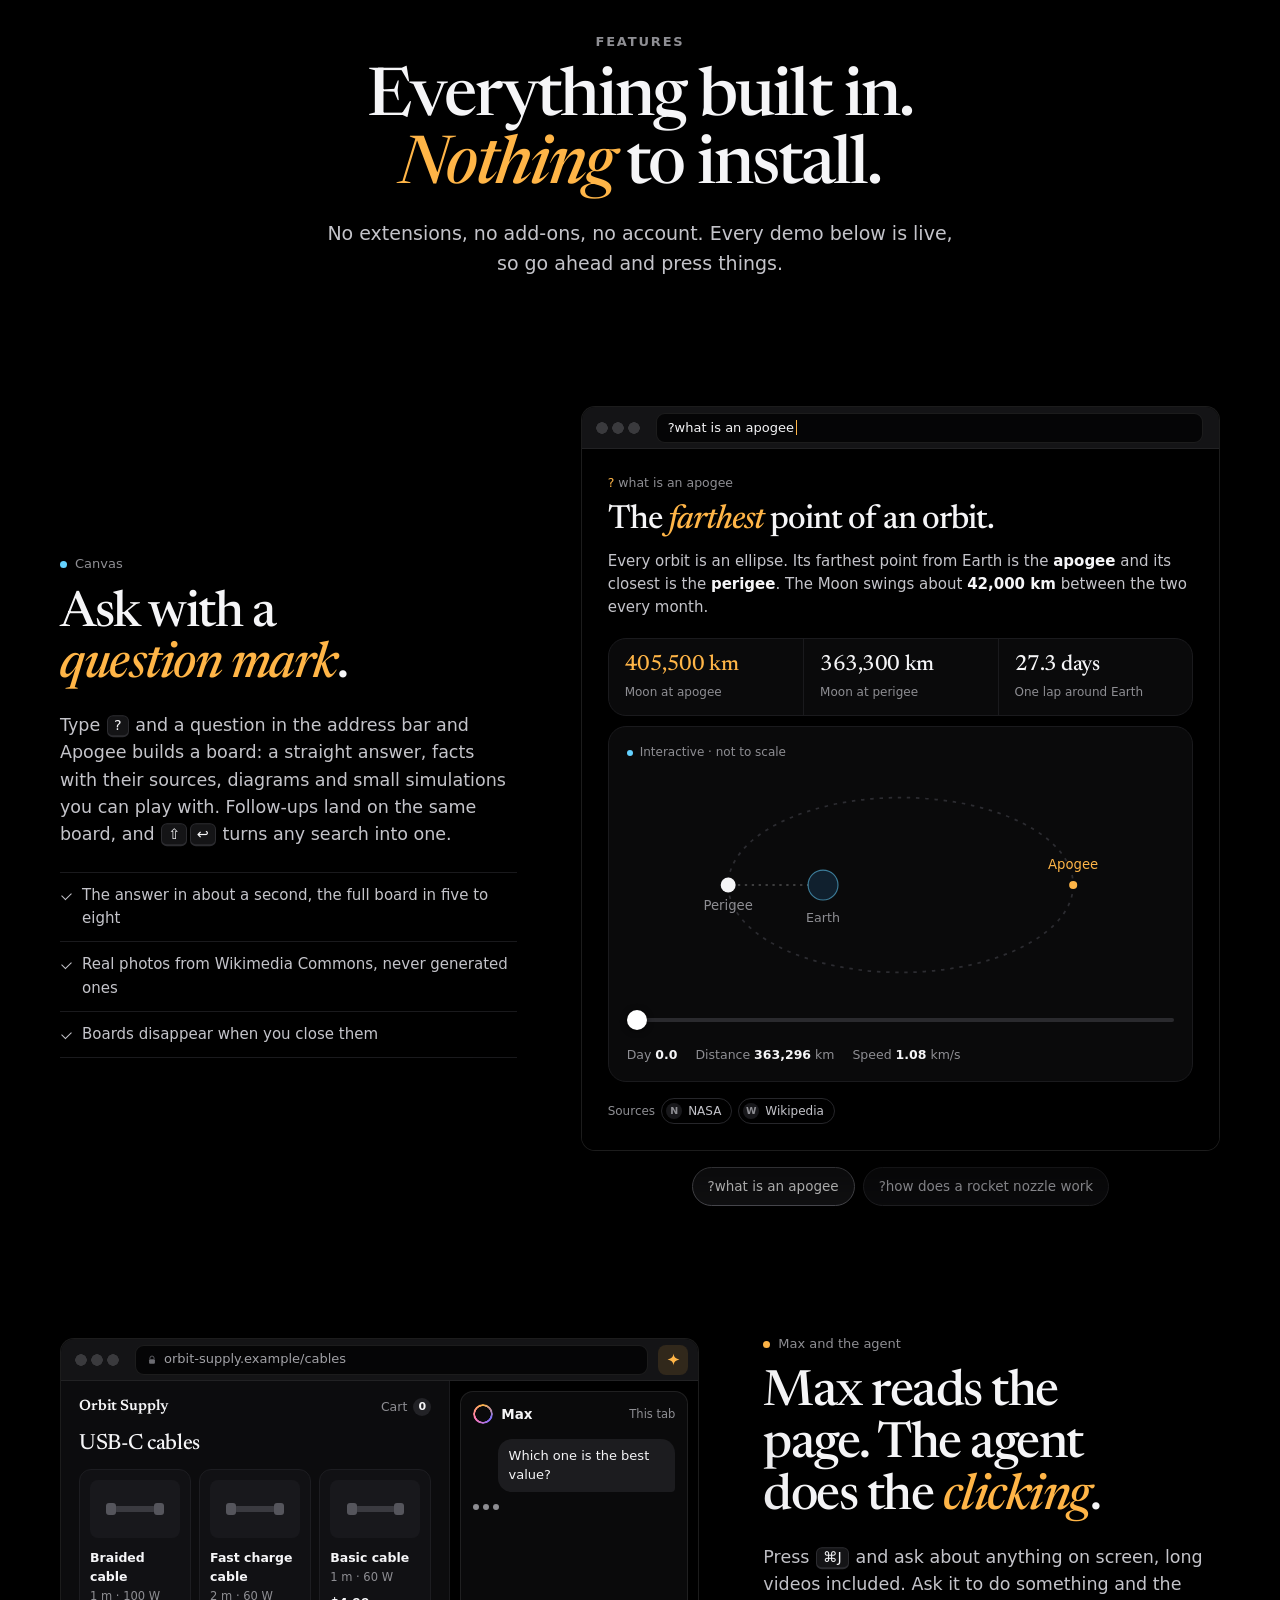
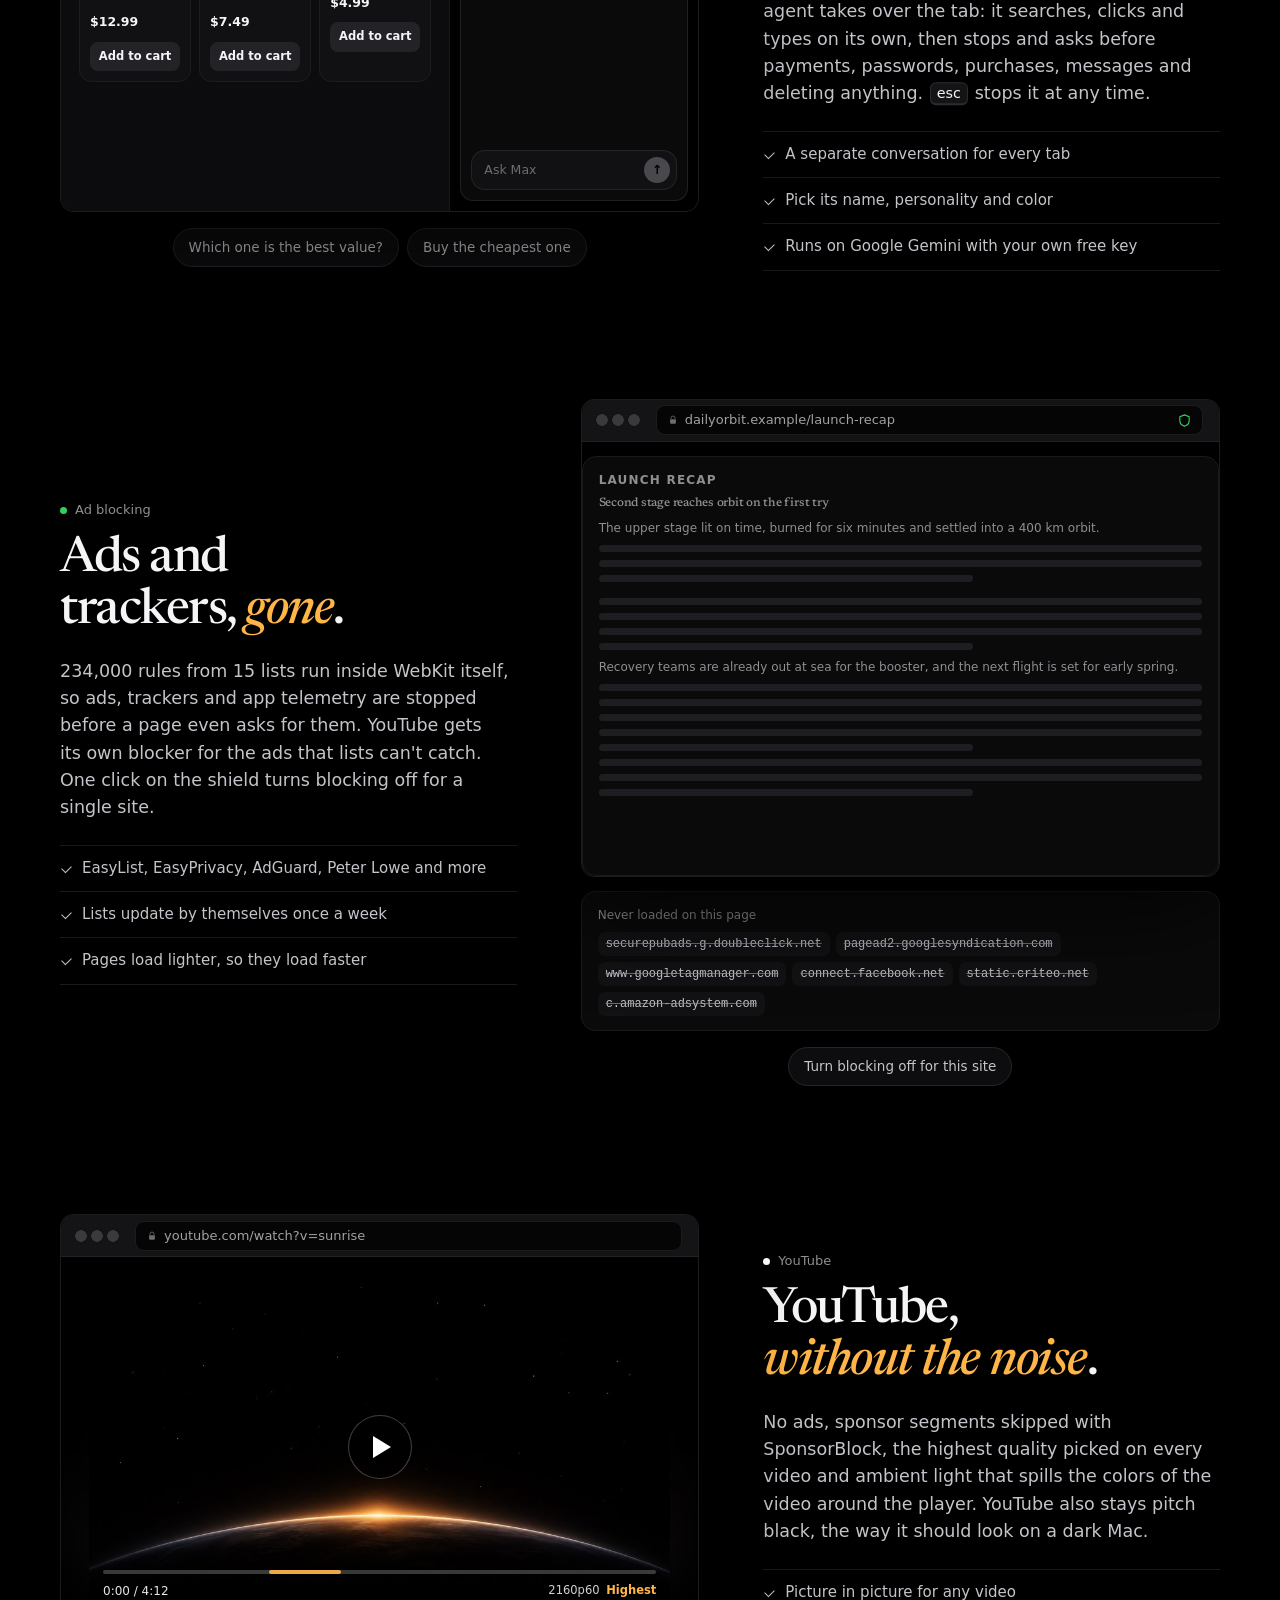
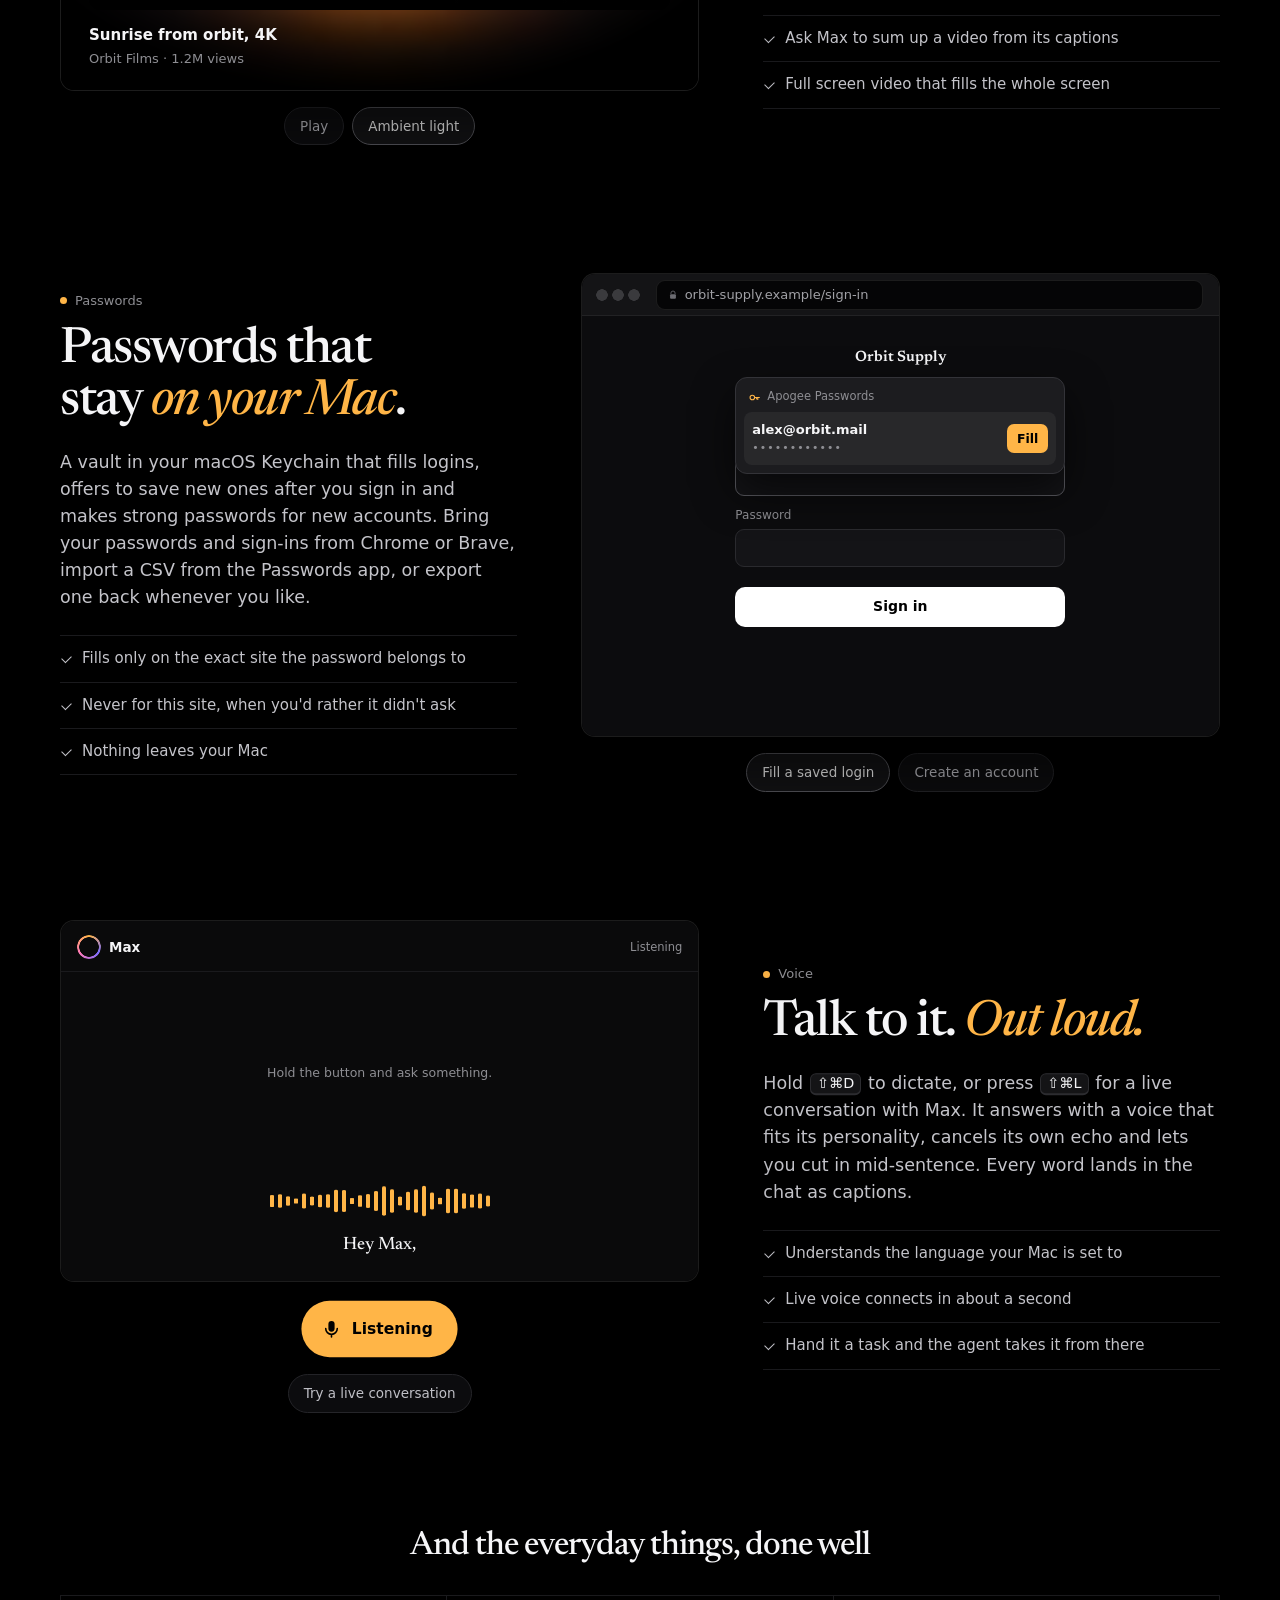
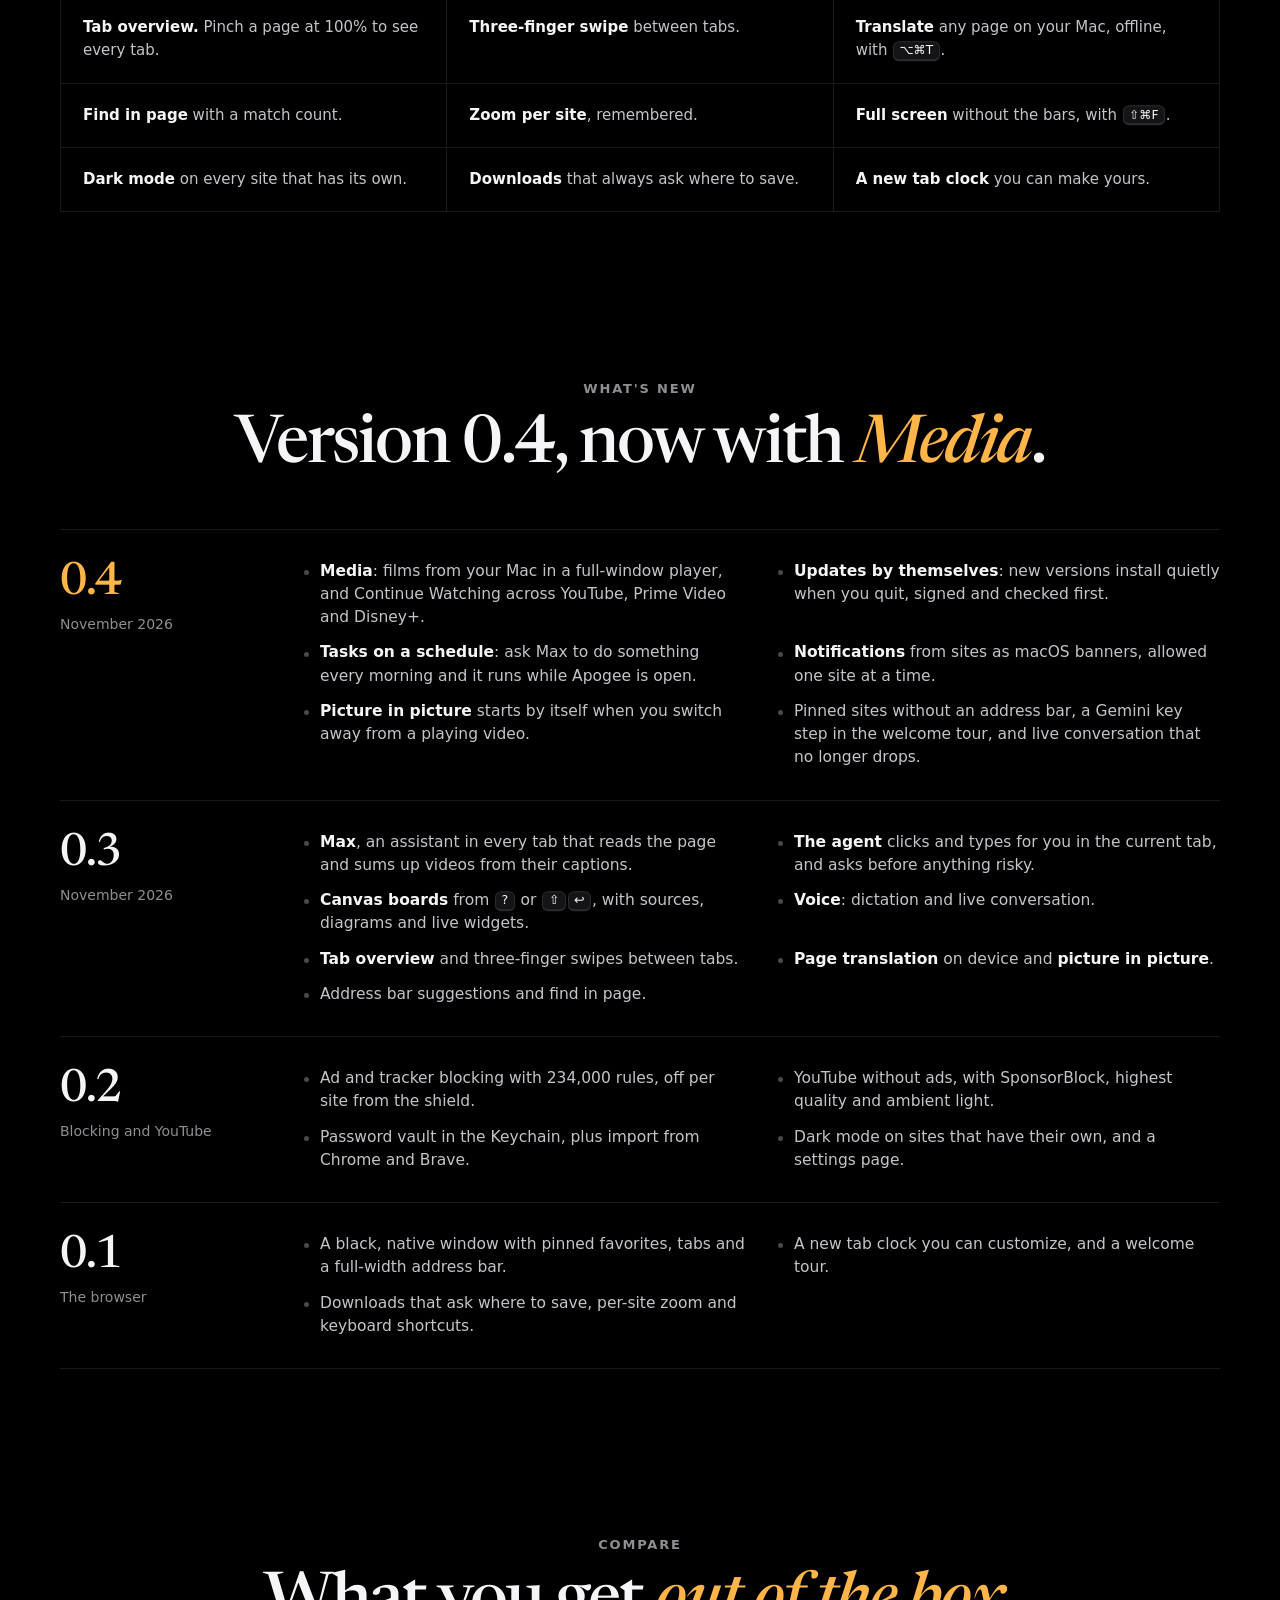
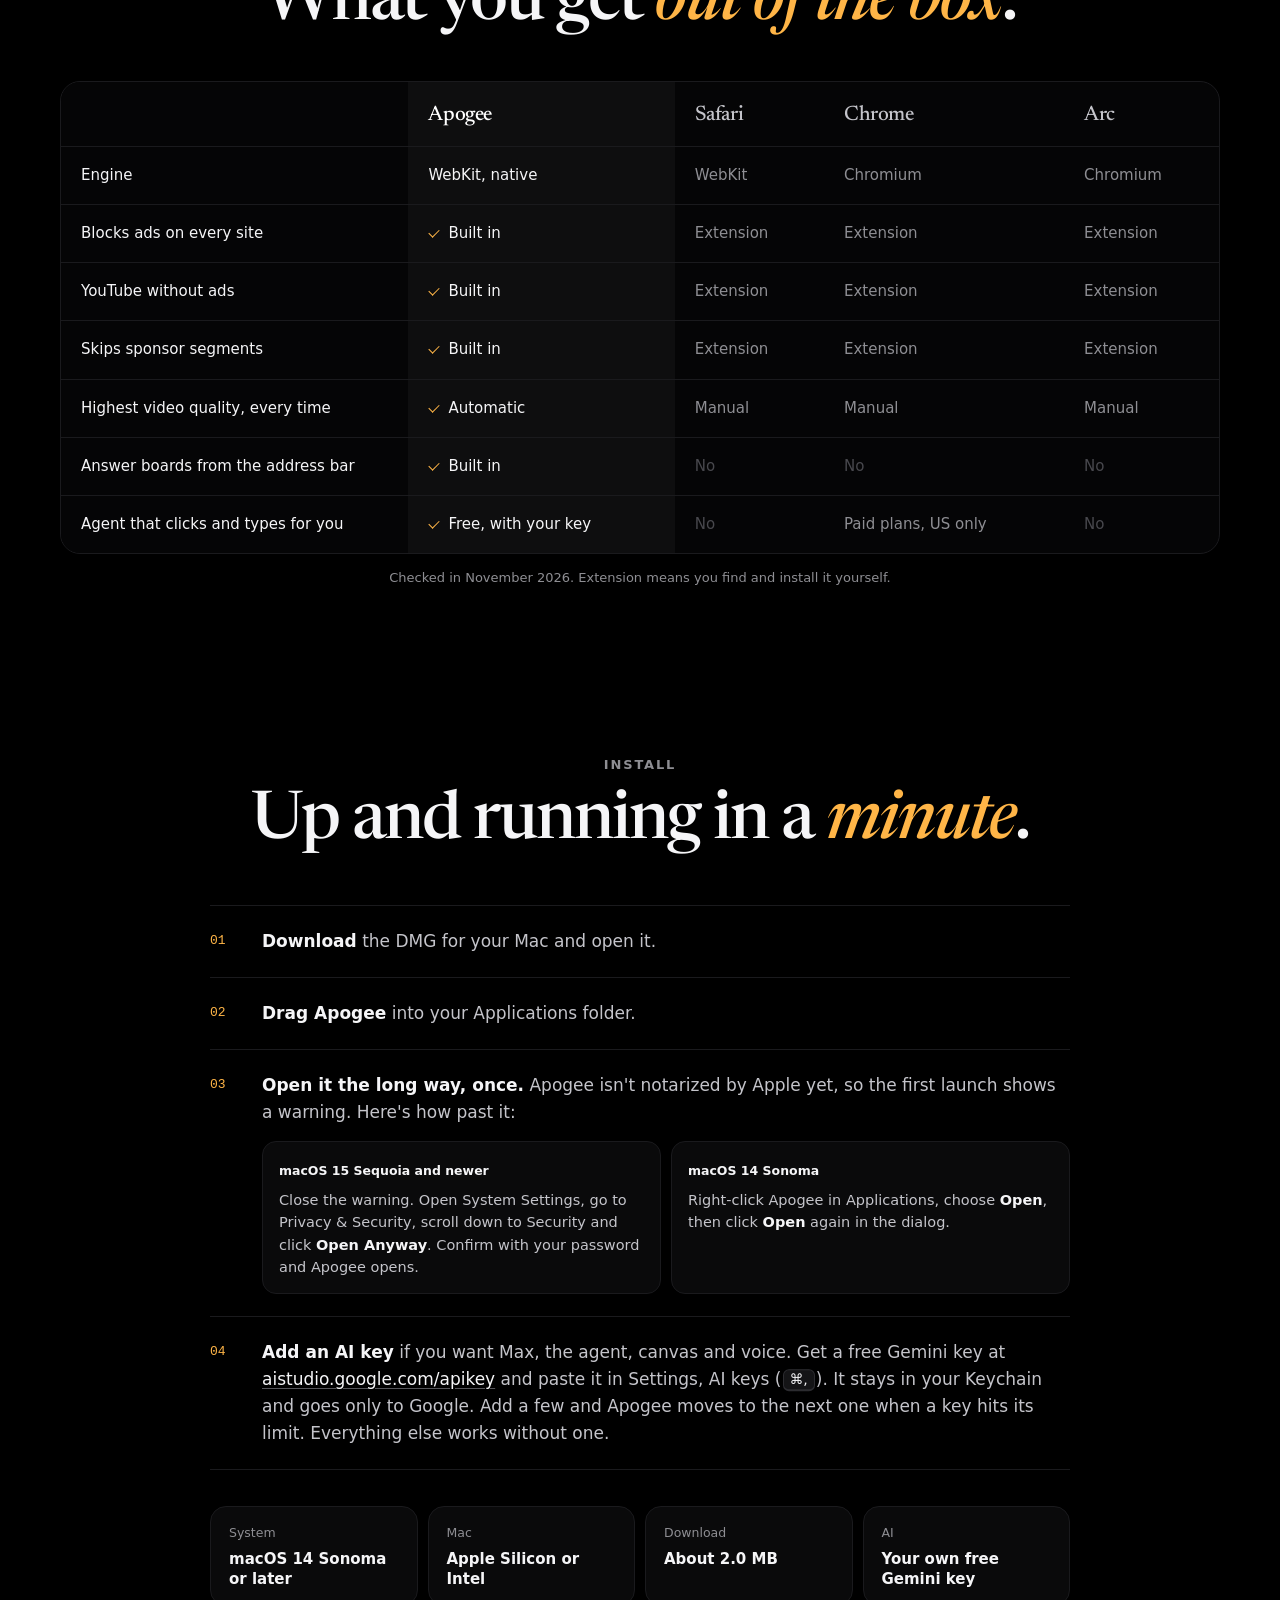
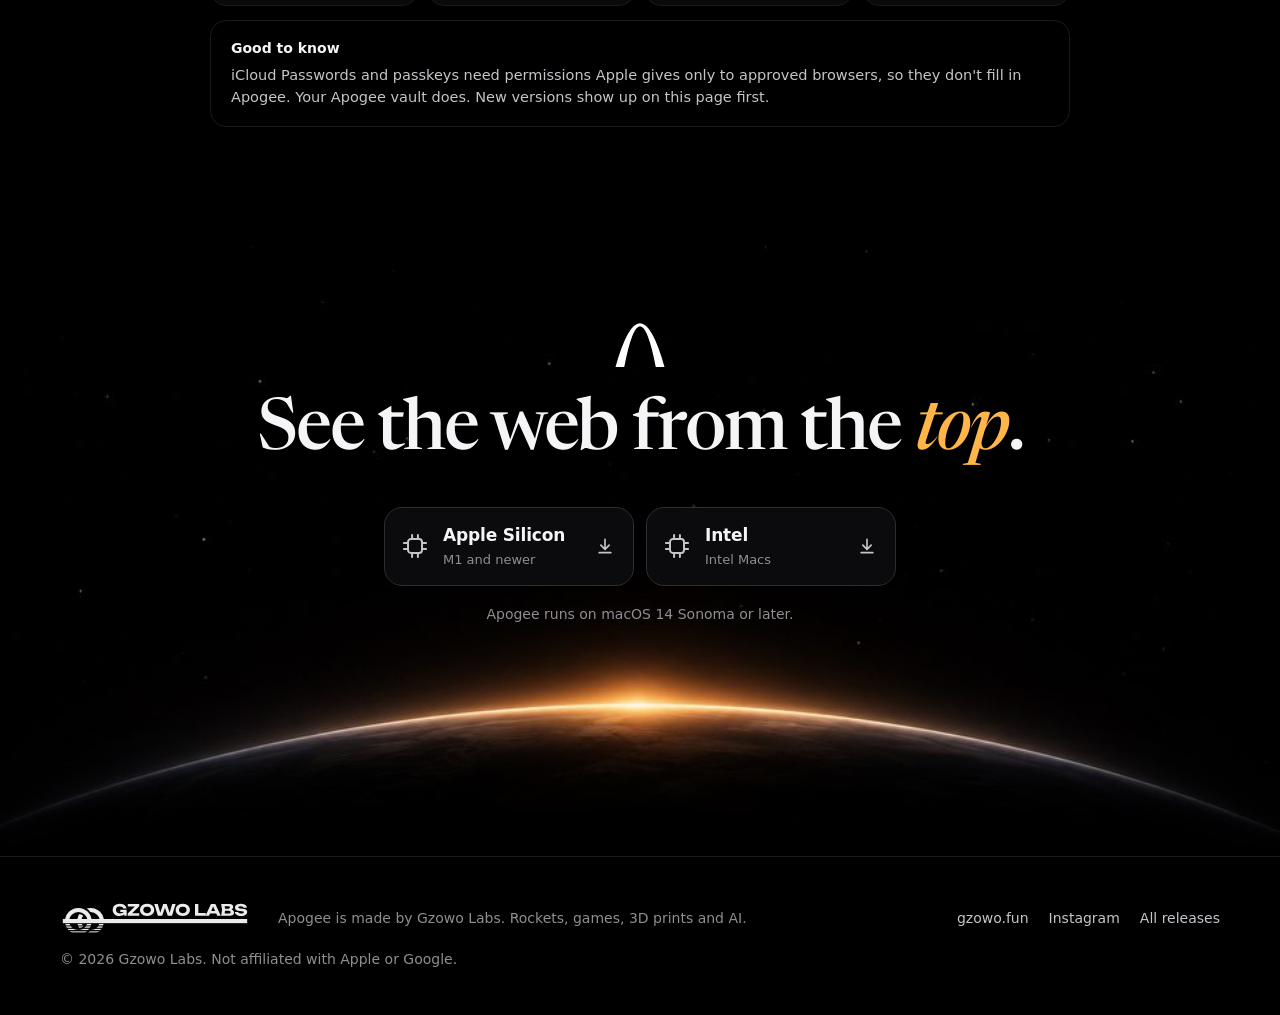
<file: v1.1/index.html>
<!doctype html>
<html lang="en">
<head>
<meta charset="utf-8">
<meta name="viewport" content="width=device-width, initial-scale=1, viewport-fit=cover">
<title>Apogee · A browser for Mac</title>
<meta name="description" content="Apogee is a native Mac browser by Gzowo Labs. Every ad blocked, YouTube without the noise, answer boards from the address bar and an assistant that does the clicking. Free for Apple Silicon and Intel Macs.">
<meta name="theme-color" content="#000000">
<meta name="color-scheme" content="dark">
<link rel="canonical" href="https://apogee.gzowo.fun/">
<meta property="og:type" content="website">
<meta property="og:site_name" content="Apogee">
<meta property="og:title" content="Apogee, a browser for Mac">
<meta property="og:description" content="Every ad blocked, YouTube without the noise, answer boards from the address bar and an assistant that does the clicking. Free for Apple Silicon and Intel.">
<meta property="og:url" content="https://apogee.gzowo.fun/">
<meta property="og:image" content="https://apogee.gzowo.fun/assets/og.jpg">
<meta property="og:image:width" content="1200">
<meta property="og:image:height" content="630">
<meta name="twitter:card" content="summary_large_image">
<link rel="icon" href="assets/favicon.svg" type="image/svg+xml">
<link rel="icon" href="assets/favicon-32.png" sizes="32x32" type="image/png">
<link rel="apple-touch-icon" href="assets/apple-touch-icon.png">
<link rel="preload" as="image" href="assets/horizon-1672.jpg" imagesrcset="assets/horizon-960.jpg 960w, assets/horizon-1672.jpg 1672w" imagesizes="100vw">
<link rel="preconnect" href="https://fonts.googleapis.com">
<link rel="preconnect" href="https://fonts.gstatic.com" crossorigin>
<link rel="stylesheet" href="https://fonts.googleapis.com/css2?family=Newsreader:ital,opsz,wght@0,6..72,400..600;1,6..72,400..600&display=swap" media="print" onload="this.media='all'">
<link rel="stylesheet" href="assets/site.css">
<script>document.documentElement.classList.add('js')</script>
<script src="assets/site.js" defer></script>
</head>
<body>
<svg width="0" height="0" style="position:absolute" aria-hidden="true">
  <symbol id="arch" viewBox="18 22 64 58"><path d="M22 76 Q50 -24 78 76 L68 76 Q50 -17 32 76 Z"/></symbol>
  <symbol id="shield" viewBox="0 0 24 24"><path d="M12 3 4.5 6v5.6c0 4.6 3.1 8.3 7.5 9.4 4.4-1.1 7.5-4.8 7.5-9.4V6L12 3Z" fill="none" stroke="currentColor" stroke-width="1.8" stroke-linejoin="round"/></symbol>
  <symbol id="spark" viewBox="0 0 24 24"><path d="M12 2.5c.5 4.6 2.4 8 9.5 9.5-7.1 1.5-9 4.9-9.5 9.5-.5-4.6-2.4-8-9.5-9.5 7.1-1.5 9-4.9 9.5-9.5Z" fill="currentColor"/></symbol>
  <symbol id="lock" viewBox="0 0 24 24"><path d="M7 10V7.5a5 5 0 0 1 10 0V10" fill="none" stroke="currentColor" stroke-width="2"/><rect x="5" y="10" width="14" height="11" rx="2.5" fill="currentColor"/></symbol>
  <symbol id="mic" viewBox="0 0 24 24"><rect x="8.5" y="3" width="7" height="12" rx="3.5" fill="currentColor"/><path d="M5.5 11.5a6.5 6.5 0 0 0 13 0M12 18v3" fill="none" stroke="currentColor" stroke-width="1.8" stroke-linecap="round"/></symbol>
  <symbol id="key" viewBox="0 0 24 24"><circle cx="8" cy="12" r="4.2" fill="none" stroke="currentColor" stroke-width="2"/><path d="M12 12h9M18 12v3.5M15.5 12v2.5" fill="none" stroke="currentColor" stroke-width="2" stroke-linecap="round"/></symbol>
  <symbol id="chip" viewBox="0 0 24 24"><rect x="6" y="6" width="12" height="12" rx="2.5" fill="none" stroke="currentColor" stroke-width="1.7"/><path d="M9.5 2.5v3M14.5 2.5v3M9.5 18.5v3M14.5 18.5v3M2.5 9.5h3M2.5 14.5h3M18.5 9.5h3M18.5 14.5h3" stroke="currentColor" stroke-width="1.7" stroke-linecap="round"/></symbol>
  <symbol id="down" viewBox="0 0 24 24"><path d="M12 4v12m0 0-5-5m5 5 5-5M5 20h14" fill="none" stroke="currentColor" stroke-width="2" stroke-linecap="round" stroke-linejoin="round"/></symbol>
</svg>

<header class="nav" id="nav">
  <a class="brand" href="#top" aria-label="Apogee"><svg class="arch"><use href="#arch"/></svg><span>Apogee</span></a>
  <nav class="links" aria-label="Sections">
    <a href="#features">Features</a>
    <a href="#new">What's new</a>
    <a href="#compare">Compare</a>
    <a href="#install">Install</a>
  </nav>
  <a class="nav-dl" href="#download">Download</a>
</header>

<main id="top">
  <section class="hero">
    <div class="hero-copy wrap">
      <p class="eyebrow">A browser for Mac by Gzowo Labs</p>
      <h1>The web at its <em>highest</em> point.</h1>
      <p class="lede">A native Mac browser built on WebKit. Every ad blocked, YouTube without the noise, answers drawn as boards and an assistant that does the clicking for you.</p>
      <div class="dl" id="download" data-dl>
        <a class="chip" data-arch="arm64" href="https://github.com/JerzySukiennik/apogee/releases/latest/download/Apogee-Apple-Silicon.dmg">
          <svg class="chip-ic"><use href="#chip"/></svg>
          <span class="chip-t"><b>Apple Silicon</b><small>M1 and newer · <span data-size="arm64">1.9 MB</span></small></span>
          <svg class="chip-dl"><use href="#down"/></svg>
          <span class="chip-tag">Your Mac</span>
        </a>
        <a class="chip" data-arch="x86_64" href="https://github.com/JerzySukiennik/apogee/releases/latest/download/Apogee-Intel.dmg">
          <svg class="chip-ic"><use href="#chip"/></svg>
          <span class="chip-t"><b>Intel</b><small>Intel Macs · <span data-size="x86_64">2.0 MB</span></small></span>
          <svg class="chip-dl"><use href="#down"/></svg>
          <span class="chip-tag">Your Mac</span>
        </a>
      </div>
      <p class="dl-meta"><span data-dl-note>Version 0.4 · Free · macOS 14 Sonoma or later</span><span class="sep">·</span><a href="#install">How to open it</a></p>
      <details class="which">
        <summary>Which one do I need?</summary>
        <p>Open the Apple menu and choose About This Mac. If it says <b>Chip: Apple M1</b> or any other M chip, take Apple Silicon. If it says <b>Processor: Intel</b>, take Intel.</p>
      </details>
    </div>
    <div class="sky" aria-hidden="true">
      <img src="assets/horizon-1672.jpg" srcset="assets/horizon-960.jpg 960w, assets/horizon-1672.jpg 1672w" sizes="max(100vw, 820px)" alt="" width="1672" height="941" fetchpriority="high">
    </div>
  </section>

  <section class="show" aria-label="The Apogee window">
    <div class="win win-xl reveal">
      <div class="strip">
        <span class="lights" aria-hidden="true"><i></i><i></i><i></i></span>
        <span class="pins" aria-hidden="true">
          <span class="pin"><span class="lt" style="background:#fff;color:#000">▶</span></span>
          <span class="pin"><span class="lt" style="background:#e5e5ea;color:#000">M</span></span>
          <span class="pin"><span class="lt">W</span></span>
          <span class="pin"><span class="lt">G</span></span>
        </span>
        <span class="tab on"><span class="tt">New Tab</span><span class="x">×</span></span>
        <span class="tab"><span class="fq">?</span><span class="tt">The farthest point of an orbit</span></span>
        <span class="tab wide"><span class="fq yt">▶</span><span class="tt">Sunrise from orbit, 4K</span></span>
        <span class="plus">+</span>
      </div>
      <div class="navrow">
        <span class="navb">‹</span><span class="navb dim">›</span><span class="navb">↻</span>
        <span class="addr"><span class="ph">Search, or type ?question</span><svg class="sh"><use href="#shield"/></svg></span>
        <span class="ai"><svg><use href="#spark"/></svg></span>
      </div>
      <div class="newtab">
        <div class="clk" data-clock>9:41</div>
        <div class="dt" data-date>Monday, November 9</div>
        <div class="gr"><span class="ring"></span><span data-greet>Good morning.</span></div>
        <div class="fav">
          <span><i class="tile"><span class="lt" style="background:#fff;color:#000">▶</span></i>YouTube</span>
          <span><i class="tile"><span class="lt" style="background:#e5e5ea;color:#000">M</span></i>Gmail</span>
          <span><i class="tile"><span class="lt">W</span></i>Wikipedia</span>
          <span><i class="tile"><span class="lt">G</span></i>GitHub</span>
        </div>
      </div>
    </div>
  </section>

  <section class="features" id="features">
    <div class="wrap head reveal">
      <p class="kicker">Features</p>
      <h2>Everything built in. <em>Nothing</em> to install.</h2>
      <p class="sub">No extensions, no add-ons, no account. Every demo below is live, so go ahead and press things.</p>
    </div>

    <article class="feat wrap" id="canvas">
      <div class="feat-text reveal">
        <p class="label" style="--c:var(--blue)">Canvas</p>
        <h3>Ask with a <em>question mark</em>.</h3>
        <p>Type <kbd>?</kbd> and a question in the address bar and Apogee builds a board: a straight answer, facts with their sources, diagrams and small simulations you can play with. Follow-ups land on the same board, and <kbd>⇧</kbd><kbd>↩</kbd> turns any search into one.</p>
        <ul class="ticks">
          <li>The answer in about a second, the full board in five to eight</li>
          <li>Real photos from Wikimedia Commons, never generated ones</li>
          <li>Boards disappear when you close them</li>
        </ul>
      </div>
      <div class="demo reveal" data-demo="canvas">
        <div class="win">
          <div class="navrow mini"><span class="addr"><span class="typed" data-typed></span><span class="caret" aria-hidden="true"></span></span></div>
          <div class="board" data-board aria-live="polite"></div>
        </div>
        <div class="tries" role="group" aria-label="Try a question">
          <button type="button" data-q="apogee" class="on">?what is an apogee</button>
          <button type="button" data-q="nozzle">?how does a rocket nozzle work</button>
        </div>
      </div>
    </article>

    <article class="feat wrap flip" id="max">
      <div class="feat-text reveal">
        <p class="label" style="--c:var(--acc)">Max and the agent</p>
        <h3>Max reads the page. The agent does the <em>clicking</em>.</h3>
        <p>Press <kbd>⌘J</kbd> and ask about anything on screen, long videos included. Ask it to do something and the agent takes over the tab: it searches, clicks and types on its own, then stops and asks before payments, passwords, purchases, messages and deleting anything. <kbd>esc</kbd> stops it at any time.</p>
        <ul class="ticks">
          <li>A separate conversation for every tab</li>
          <li>Pick its name, personality and color</li>
          <li>Runs on Google Gemini with your own free key</li>
        </ul>
      </div>
      <div class="demo reveal" data-demo="max">
        <div class="win">
          <div class="navrow mini"><span class="addr"><svg class="lk"><use href="#lock"/></svg>orbit-supply.example/cables</span><span class="ai on"><svg><use href="#spark"/></svg></span></div>
          <div class="split">
            <div class="shop" data-shop>
              <div class="shop-h"><b>Orbit Supply</b><span class="cart">Cart <i data-cart>0</i></span></div>
              <p class="shop-t">USB-C cables</p>
              <div class="prods">
                <div class="prod" data-p="braided"><span class="pimg"><i></i></span><b>Braided cable</b><small>1 m · 100 W</small><span class="price">$12.99</span><span class="btn">Add to cart</span></div>
                <div class="prod" data-p="long"><span class="pimg"><i></i></span><b>Fast charge cable</b><small>2 m · 60 W</small><span class="price">$7.49</span><span class="btn">Add to cart</span></div>
                <div class="prod" data-p="basic"><span class="pimg"><i></i></span><b>Basic cable</b><small>1 m · 60 W</small><span class="price">$4.99</span><span class="btn" data-buy>Add to cart</span></div>
              </div>
              <div class="checkout" data-checkout><span>Checkout</span><b>Basic cable</b><span class="pay">Pay $4.99</span></div>
            </div>
            <aside class="panel">
              <div class="ph"><span class="halo"></span><b>Max</b><span class="pdim">This tab</span></div>
              <div class="msgs" data-msgs><p class="hint">Ask about this page, or tell Max to do something.</p></div>
              <div class="inp"><span data-inp>Ask Max</span><span class="send">↑</span></div>
            </aside>
          </div>
          <span class="cursor" data-cursor aria-hidden="true"></span>
        </div>
        <div class="tries" role="group" aria-label="Try Max">
          <button type="button" data-a="ask">Which one is the best value?</button>
          <button type="button" data-a="do">Buy the cheapest one</button>
        </div>
      </div>
    </article>

    <article class="feat wrap" id="blocking">
      <div class="feat-text reveal">
        <p class="label" style="--c:var(--green)">Ad blocking</p>
        <h3>Ads and trackers, <em>gone</em>.</h3>
        <p>234,000 rules from 15 lists run inside WebKit itself, so ads, trackers and app telemetry are stopped before a page even asks for them. YouTube gets its own blocker for the ads that lists can't catch. One click on the shield turns blocking off for a single site.</p>
        <ul class="ticks">
          <li>EasyList, EasyPrivacy, AdGuard, Peter Lowe and more</li>
          <li>Lists update by themselves once a week</li>
          <li>Pages load lighter, so they load faster</li>
        </ul>
      </div>
      <div class="demo reveal" data-demo="ads">
        <div class="win">
          <div class="navrow mini"><span class="addr"><svg class="lk"><use href="#lock"/></svg>dailyorbit.example/launch-recap<button type="button" class="shield on" data-shield aria-pressed="true" aria-label="Ad blocking for this site"><svg><use href="#shield"/></svg></button></span></div>
          <div class="news" data-news>
            <div class="ad ad-top"><span>Ad</span></div>
            <div class="news-body">
              <div class="art">
                <p class="nk">Launch recap</p>
                <p class="nh">Second stage reaches orbit on the first try</p>
                <p class="nt">The upper stage lit on time, burned for six minutes and settled into a 400 km orbit.</p>
                <i class="ln"></i><i class="ln"></i><i class="ln s"></i>
                <div class="ad ad-in"><span>Sponsored</span></div>
                <i class="ln"></i><i class="ln"></i><i class="ln"></i><i class="ln s"></i>
                <p class="nt">Recovery teams are already out at sea for the booster, and the next flight is set for early spring.</p>
                <i class="ln"></i><i class="ln"></i><i class="ln"></i><i class="ln"></i><i class="ln s"></i>
                <i class="ln"></i><i class="ln"></i><i class="ln s"></i>
              </div>
              <div class="ad ad-side"><span>Ad</span></div>
            </div>
            <div class="ad ad-pop"><span>Ad</span></div>
          </div>
        </div>
        <div class="blocked">
          <p>Never loaded on this page</p>
          <ul data-log>
            <li>securepubads.g.doubleclick.net</li>
            <li>pagead2.googlesyndication.com</li>
            <li>www.googletagmanager.com</li>
            <li>connect.facebook.net</li>
            <li>static.criteo.net</li>
            <li>c.amazon-adsystem.com</li>
          </ul>
        </div>
        <div class="tries" role="group" aria-label="Try ad blocking">
          <button type="button" data-shield-btn>Turn blocking off for this site</button>
        </div>
      </div>
    </article>

    <article class="feat wrap flip" id="youtube">
      <div class="feat-text reveal">
        <p class="label" style="--c:#fff">YouTube</p>
        <h3>YouTube, <em>without the noise</em>.</h3>
        <p>No ads, sponsor segments skipped with SponsorBlock, the highest quality picked on every video and ambient light that spills the colors of the video around the player. YouTube also stays pitch black, the way it should look on a dark Mac.</p>
        <ul class="ticks">
          <li>Picture in picture for any video</li>
          <li>Ask Max to sum up a video from its captions</li>
          <li>Full screen video that fills the whole screen</li>
        </ul>
      </div>
      <div class="demo reveal" data-demo="yt">
        <div class="win">
          <div class="navrow mini"><span class="addr"><svg class="lk"><use href="#lock"/></svg>youtube.com/watch?v=sunrise</span></div>
          <div class="yt">
            <div class="stage">
              <div class="amb" data-amb><img src="assets/ambient.jpg" alt="" width="96" height="54"></div>
              <div class="player" data-player>
                <img class="frame" data-frame src="assets/horizon-960.jpg" alt="Sunrise over the curve of the Earth" width="960" height="540" loading="lazy">
                <div class="toast" data-toast></div>
                <button type="button" class="big-play" data-play aria-label="Play"><span></span></button>
                <div class="ctrls">
                  <div class="bar"><span class="seg" style="left:30%;width:13%"></span><span class="prog" data-prog></span></div>
                  <div class="row"><span class="time" data-time>0:00 / 4:12</span><span class="q">2160p60 <b>Highest</b></span></div>
                </div>
              </div>
            </div>
            <div class="yt-meta"><b>Sunrise from orbit, 4K</b><span>Orbit Films · 1.2M views</span></div>
          </div>
        </div>
        <div class="tries" role="group" aria-label="Try YouTube">
          <button type="button" data-play-btn>Play</button>
          <button type="button" data-amb-btn class="on" aria-pressed="true">Ambient light</button>
        </div>
      </div>
    </article>

    <article class="feat wrap" id="passwords">
      <div class="feat-text reveal">
        <p class="label" style="--c:var(--acc)">Passwords</p>
        <h3>Passwords that stay <em>on your Mac</em>.</h3>
        <p>A vault in your macOS Keychain that fills logins, offers to save new ones after you sign in and makes strong passwords for new accounts. Bring your passwords and sign-ins from Chrome or Brave, import a CSV from the Passwords app, or export one back whenever you like.</p>
        <ul class="ticks">
          <li>Fills only on the exact site the password belongs to</li>
          <li>Never for this site, when you'd rather it didn't ask</li>
          <li>Nothing leaves your Mac</li>
        </ul>
      </div>
      <div class="demo reveal" data-demo="vault">
        <div class="win">
          <div class="navrow mini"><span class="addr"><svg class="lk"><use href="#lock"/></svg>orbit-supply.example/sign-in</span></div>
          <div class="login">
            <div class="lg">
              <b class="lg-brand">Orbit Supply</b>
              <p class="lg-title" data-lg-title>Sign in</p>
              <span class="lab">Email</span>
              <span class="field" data-email></span>
              <div class="pop" data-pop>
                <span class="pop-h"><svg><use href="#key"/></svg>Apogee Passwords</span>
                <button type="button" class="pop-row" data-fill><span><b>alex@orbit.mail</b><small>••••••••••••</small></span><em>Fill</em></button>
              </div>
              <span class="lab">Password</span>
              <span class="field pw" data-pass></span>
              <div class="pop gen" data-gen>
                <span class="pop-h"><svg><use href="#key"/></svg>Strong password</span>
                <code data-pw></code>
                <span class="gen-b"><button type="button" data-regen>New one</button><button type="button" class="use" data-use>Use it</button></span>
              </div>
              <span class="lg-btn" data-lg-btn>Sign in</span>
            </div>
          </div>
          <div class="savebar" data-save>
            <svg class="k"><use href="#key"/></svg>
            <span class="sv-t" data-save-t>Save password for orbit-supply.example?</span>
            <span class="sv-b"><button type="button" class="ghost">Never for this site</button><button type="button" class="acc" data-save-btn>Save</button></span>
          </div>
        </div>
        <div class="tries" role="group" aria-label="Try passwords">
          <button type="button" data-v="fill" class="on">Fill a saved login</button>
          <button type="button" data-v="new">Create an account</button>
        </div>
      </div>
    </article>

    <article class="feat wrap flip" id="voice">
      <div class="feat-text reveal">
        <p class="label" style="--c:var(--acc)">Voice</p>
        <h3>Talk to it. <em>Out loud.</em></h3>
        <p>Hold <kbd>⇧⌘D</kbd> to dictate, or press <kbd>⇧⌘L</kbd> for a live conversation with Max. It answers with a voice that fits its personality, cancels its own echo and lets you cut in mid-sentence. Every word lands in the chat as captions.</p>
        <ul class="ticks">
          <li>Understands the language your Mac is set to</li>
          <li>Live voice connects in about a second</li>
          <li>Hand it a task and the agent takes it from there</li>
        </ul>
      </div>
      <div class="demo reveal" data-demo="voice">
        <div class="win voice-win">
          <div class="vpanel">
            <div class="ph"><span class="halo" data-halo></span><b>Max</b><span class="pdim" data-vstate>Ready</span></div>
            <div class="msgs" data-vmsgs><p class="hint">Hold the button and ask something.</p></div>
            <div class="wave" data-wave aria-hidden="true"></div>
            <p class="transcript" data-tr></p>
          </div>
        </div>
        <div class="talk-row">
          <button type="button" class="talk" data-talk><svg><use href="#mic"/></svg><span data-talk-t>Hold to talk</span></button>
        </div>
        <div class="tries" role="group" aria-label="Try voice">
          <button type="button" data-live>Try a live conversation</button>
        </div>
      </div>
    </article>

    <div class="wrap more reveal">
      <h4>And the everyday things, done well</h4>
      <ul>
        <li><b>Tab overview.</b> Pinch a page at 100% to see every tab.</li>
        <li><b>Three-finger swipe</b> between tabs.</li>
        <li><b>Translate</b> any page on your Mac, offline, with <kbd>⌥⌘T</kbd>.</li>
        <li><b>Find in page</b> with a match count.</li>
        <li><b>Zoom per site</b>, remembered.</li>
        <li><b>Full screen</b> without the bars, with <kbd>⇧⌘F</kbd>.</li>
        <li><b>Dark mode</b> on every site that has its own.</li>
        <li><b>Downloads</b> that always ask where to save.</li>
        <li><b>A new tab clock</b> you can make yours.</li>
      </ul>
    </div>
  </section>

  <section class="new" id="new">
    <div class="wrap">
      <div class="head reveal">
        <p class="kicker">What's new</p>
        <h2>Version 0.4, now with <em>Media</em>.</h2>
      </div>
      <div class="rels">
        <article class="rel reveal">
          <div class="rel-v"><b>0.4</b><span>November 2026</span></div>
          <ul>
            <li><b>Media</b>: films from your Mac in a full-window player, and Continue Watching across YouTube, Prime Video and Disney+.</li>
            <li><b>Updates by themselves</b>: new versions install quietly when you quit, signed and checked first.</li>
            <li><b>Tasks on a schedule</b>: ask Max to do something every morning and it runs while Apogee is open.</li>
            <li><b>Notifications</b> from sites as macOS banners, allowed one site at a time.</li>
            <li><b>Picture in picture</b> starts by itself when you switch away from a playing video.</li>
            <li>Pinned sites without an address bar, a Gemini key step in the welcome tour, and live conversation that no longer drops.</li>
          </ul>
        </article>
        <article class="rel reveal">
          <div class="rel-v"><b>0.3</b><span>November 2026</span></div>
          <ul>
            <li><b>Max</b>, an assistant in every tab that reads the page and sums up videos from their captions.</li>
            <li><b>The agent</b> clicks and types for you in the current tab, and asks before anything risky.</li>
            <li><b>Canvas boards</b> from <kbd>?</kbd> or <kbd>⇧</kbd><kbd>↩</kbd>, with sources, diagrams and live widgets.</li>
            <li><b>Voice</b>: dictation and live conversation.</li>
            <li><b>Tab overview</b> and three-finger swipes between tabs.</li>
            <li><b>Page translation</b> on device and <b>picture in picture</b>.</li>
            <li>Address bar suggestions and find in page.</li>
          </ul>
        </article>
        <article class="rel reveal">
          <div class="rel-v"><b>0.2</b><span>Blocking and YouTube</span></div>
          <ul>
            <li>Ad and tracker blocking with 234,000 rules, off per site from the shield.</li>
            <li>YouTube without ads, with SponsorBlock, highest quality and ambient light.</li>
            <li>Password vault in the Keychain, plus import from Chrome and Brave.</li>
            <li>Dark mode on sites that have their own, and a settings page.</li>
          </ul>
        </article>
        <article class="rel reveal">
          <div class="rel-v"><b>0.1</b><span>The browser</span></div>
          <ul>
            <li>A black, native window with pinned favorites, tabs and a full-width address bar.</li>
            <li>A new tab clock you can customize, and a welcome tour.</li>
            <li>Downloads that ask where to save, per-site zoom and keyboard shortcuts.</li>
          </ul>
        </article>
      </div>
    </div>
  </section>

  <section class="compare" id="compare">
    <div class="wrap">
      <div class="head reveal">
        <p class="kicker">Compare</p>
        <h2>What you get <em>out of the box</em>.</h2>
      </div>
      <div class="table-wrap reveal">
        <table>
          <thead>
            <tr><th scope="col"><span class="sr">Feature</span></th><th scope="col" class="me">Apogee</th><th scope="col">Safari</th><th scope="col">Chrome</th><th scope="col">Arc</th></tr>
          </thead>
          <tbody>
            <tr><th scope="row">Engine</th><td class="me">WebKit, native</td><td>WebKit</td><td>Chromium</td><td>Chromium</td></tr>
            <tr><th scope="row">Blocks ads on every site</th><td class="me yes">Built in</td><td>Extension</td><td>Extension</td><td>Extension</td></tr>
            <tr><th scope="row">YouTube without ads</th><td class="me yes">Built in</td><td>Extension</td><td>Extension</td><td>Extension</td></tr>
            <tr><th scope="row">Skips sponsor segments</th><td class="me yes">Built in</td><td>Extension</td><td>Extension</td><td>Extension</td></tr>
            <tr><th scope="row">Highest video quality, every time</th><td class="me yes">Automatic</td><td>Manual</td><td>Manual</td><td>Manual</td></tr>
            <tr><th scope="row">Answer boards from the address bar</th><td class="me yes">Built in</td><td class="no">No</td><td class="no">No</td><td class="no">No</td></tr>
            <tr><th scope="row">Agent that clicks and types for you</th><td class="me yes">Free, with your key</td><td class="no">No</td><td>Paid plans, US only</td><td class="no">No</td></tr>
          </tbody>
        </table>
      </div>
      <p class="note reveal">Checked in November 2026. Extension means you find and install it yourself.</p>
    </div>
  </section>

  <section class="install" id="install">
    <div class="wrap">
      <div class="head reveal">
        <p class="kicker">Install</p>
        <h2>Up and running in a <em>minute</em>.</h2>
      </div>
      <ol class="steps">
        <li class="reveal"><div><b>Download</b> the DMG for your Mac and open it.</div></li>
        <li class="reveal"><div><b>Drag Apogee</b> into your Applications folder.</div></li>
        <li class="reveal"><div><b>Open it the long way, once.</b> Apogee isn't notarized by Apple yet, so the first launch shows a warning. Here's how past it:
          <div class="os">
            <div><span class="os-n">macOS 15 Sequoia and newer</span><p>Close the warning. Open System Settings, go to Privacy &amp; Security, scroll down to Security and click <b>Open Anyway</b>. Confirm with your password and Apogee opens.</p></div>
            <div><span class="os-n">macOS 14 Sonoma</span><p>Right-click Apogee in Applications, choose <b>Open</b>, then click <b>Open</b> again in the dialog.</p></div>
          </div></div>
        </li>
        <li class="reveal"><div><b>Add an AI key</b> if you want Max, the agent, canvas and voice. Get a free Gemini key at <a href="https://aistudio.google.com/apikey" target="_blank" rel="noopener">aistudio.google.com/apikey</a> and paste it in Settings, AI keys (<kbd>⌘,</kbd>). It stays in your Keychain and goes only to Google. Add a few and Apogee moves to the next one when a key hits its limit. Everything else works without one.</div></li>
      </ol>
      <div class="req reveal">
        <div><span>System</span><b>macOS 14 Sonoma or later</b></div>
        <div><span>Mac</span><b>Apple Silicon or Intel</b></div>
        <div><span>Download</span><b data-req-size>About 2.0 MB</b></div>
        <div><span>AI</span><b>Your own free Gemini key</b></div>
      </div>
      <div class="good reveal">
        <h4>Good to know</h4>
        <p>iCloud Passwords and passkeys need permissions Apple gives only to approved browsers, so they don't fill in Apogee. Your Apogee vault does. New versions show up on this page first.</p>
      </div>
    </div>
  </section>

  <section class="end">
    <div class="end-sky" aria-hidden="true"><img src="assets/horizon-960.jpg" alt="" width="960" height="540" loading="lazy"></div>
    <div class="wrap end-in reveal">
      <svg class="arch big"><use href="#arch"/></svg>
      <h2>See the web from the <em>top</em>.</h2>
      <div class="dl" data-dl>
        <a class="chip" data-arch="arm64" href="https://github.com/JerzySukiennik/apogee/releases/latest/download/Apogee-Apple-Silicon.dmg">
          <svg class="chip-ic"><use href="#chip"/></svg>
          <span class="chip-t"><b>Apple Silicon</b><small>M1 and newer</small></span>
          <svg class="chip-dl"><use href="#down"/></svg>
          <span class="chip-tag">Your Mac</span>
        </a>
        <a class="chip" data-arch="x86_64" href="https://github.com/JerzySukiennik/apogee/releases/latest/download/Apogee-Intel.dmg">
          <svg class="chip-ic"><use href="#chip"/></svg>
          <span class="chip-t"><b>Intel</b><small>Intel Macs</small></span>
          <svg class="chip-dl"><use href="#down"/></svg>
          <span class="chip-tag">Your Mac</span>
        </a>
      </div>
      <p class="dl-meta"><span data-dl-note>Version 0.4 · Free · macOS 14 Sonoma or later</span></p>
    </div>
  </section>
</main>

<footer class="foot">
  <div class="wrap foot-in">
    <a class="gl" href="https://gzowo.fun" aria-label="Gzowo Labs"><img src="assets/gzowo-labs.svg" alt="Gzowo Labs" width="220" height="40"></a>
    <p>Apogee is made by Gzowo Labs. Rockets, games, 3D prints and AI.</p>
    <nav class="foot-links" aria-label="Links">
      <a href="https://gzowo.fun">gzowo.fun</a>
      <a href="https://www.instagram.com/gzowo_labs/" target="_blank" rel="noopener">Instagram</a>
      <a href="https://github.com/JerzySukiennik/apogee/releases" target="_blank" rel="noopener">All releases</a>
    </nav>
    <p class="fine">© 2026 Gzowo Labs. Not affiliated with Apple or Google.</p>
  </div>
</footer>
</body>
</html>
</file>
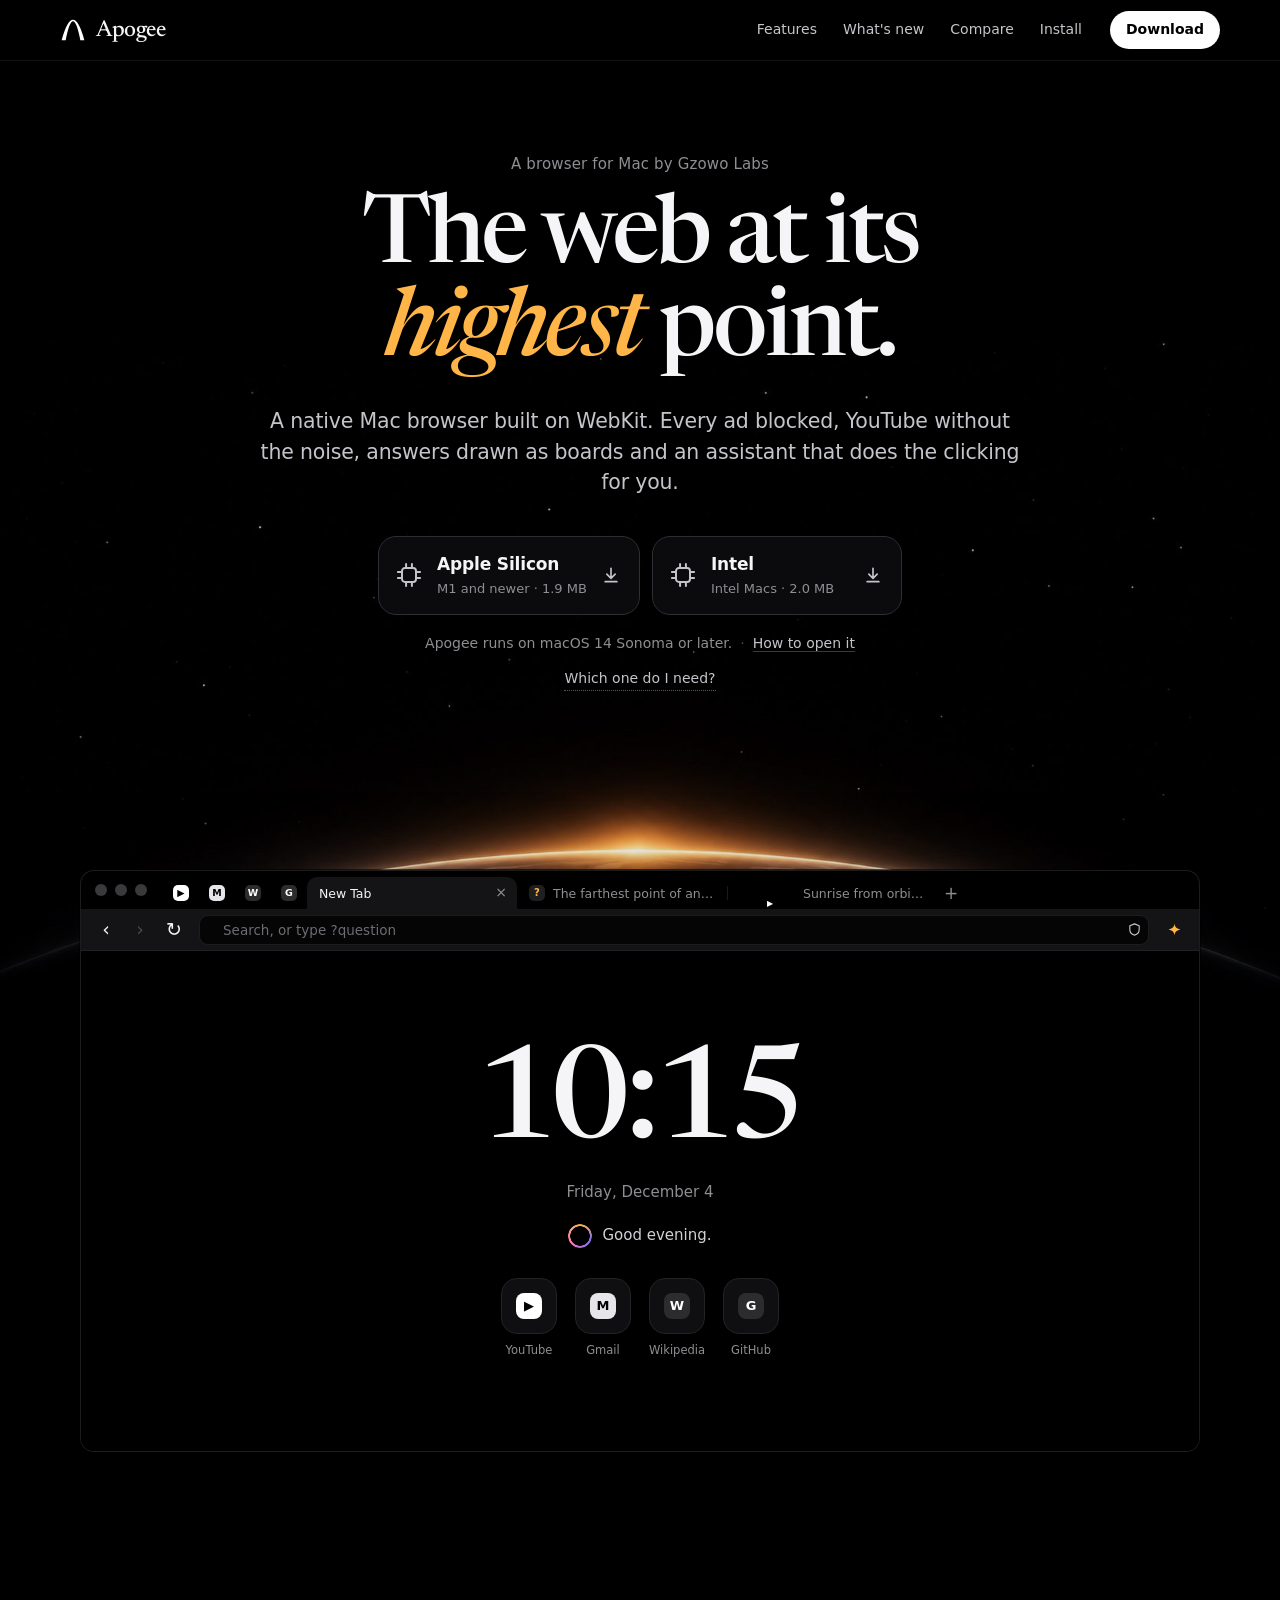
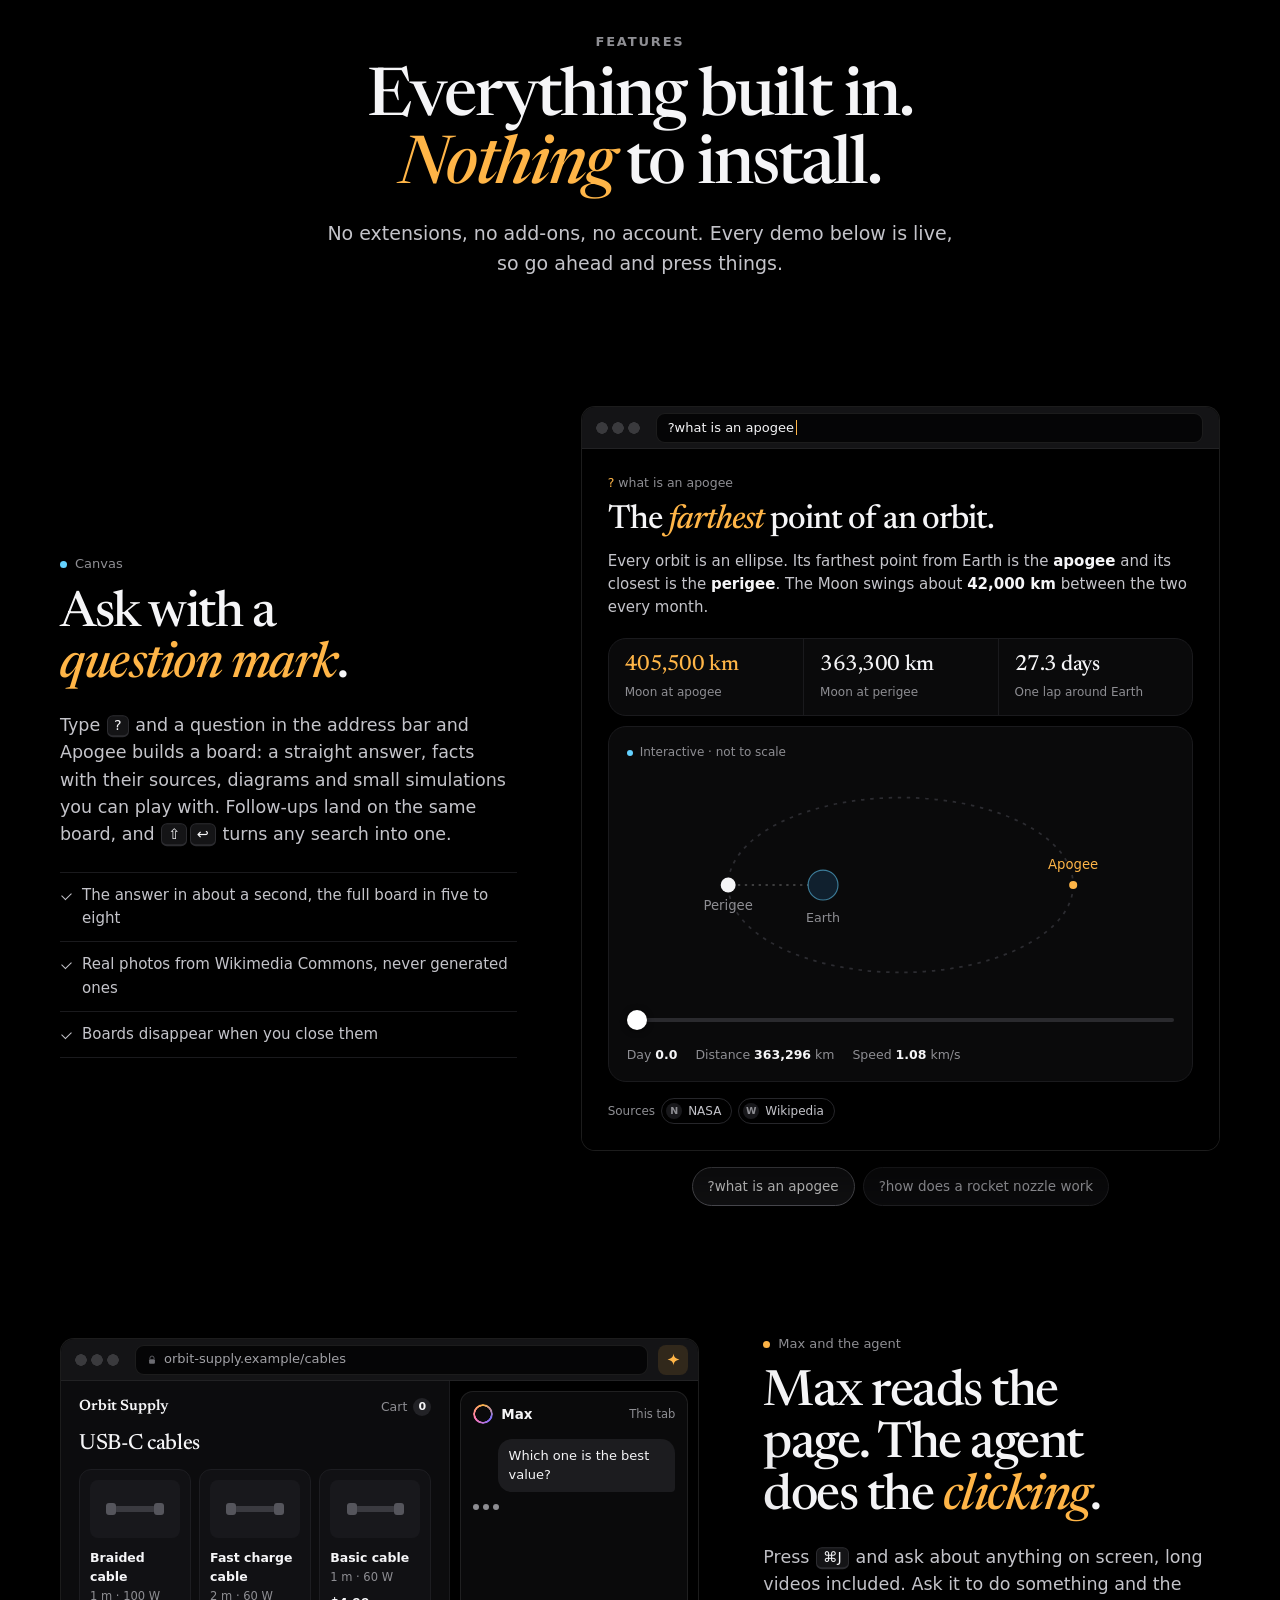
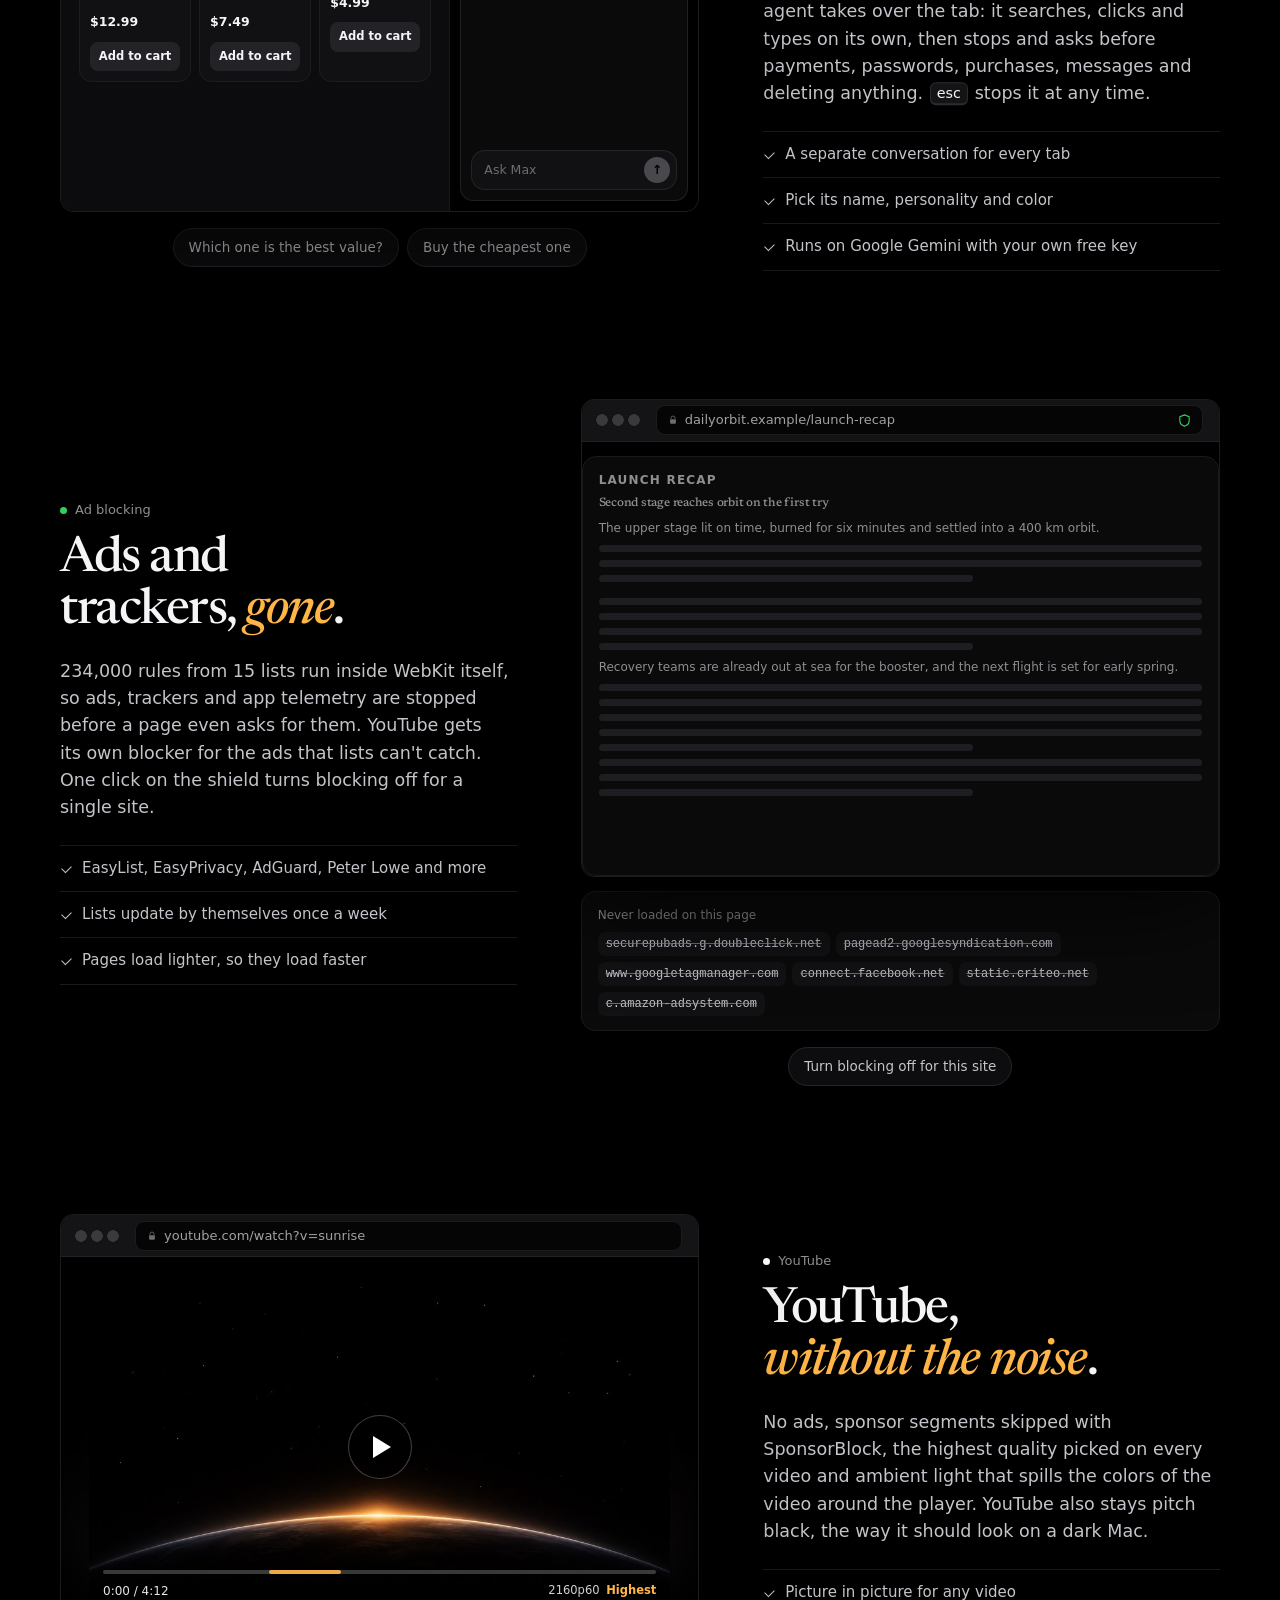
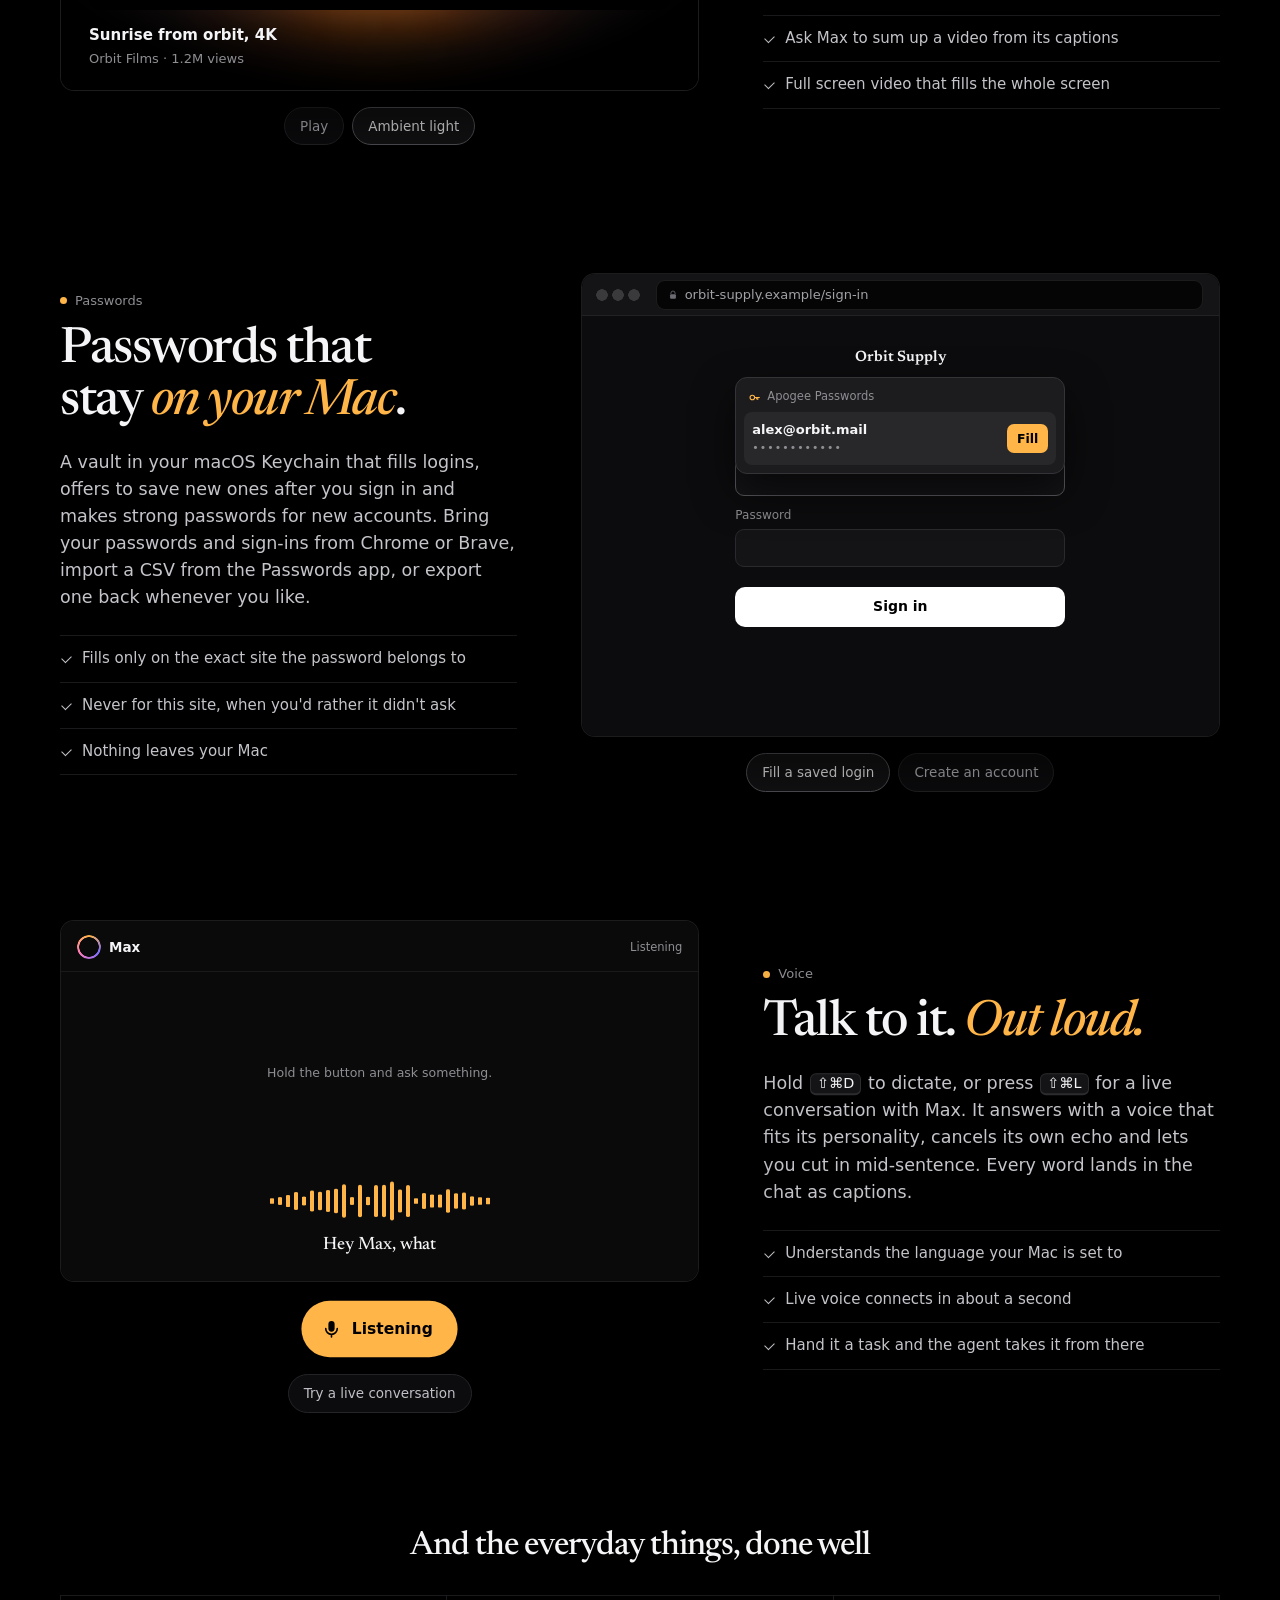
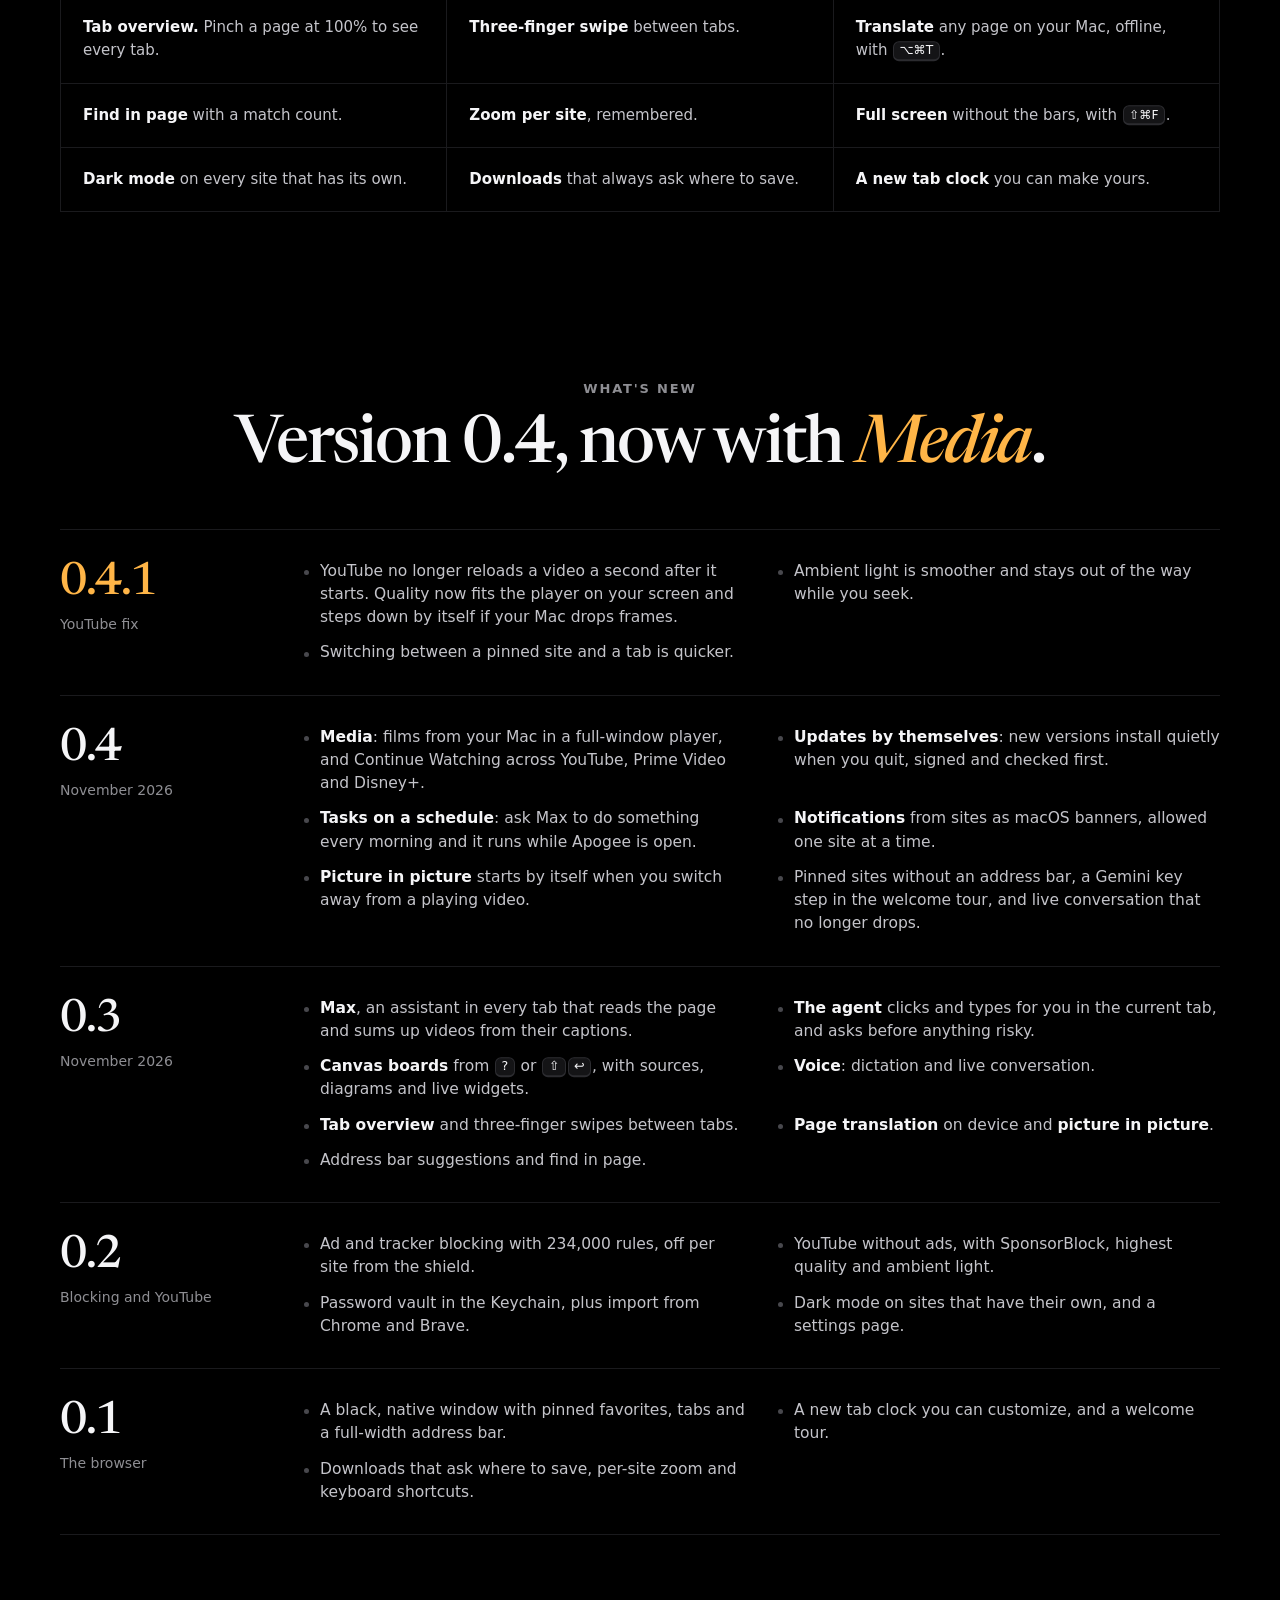
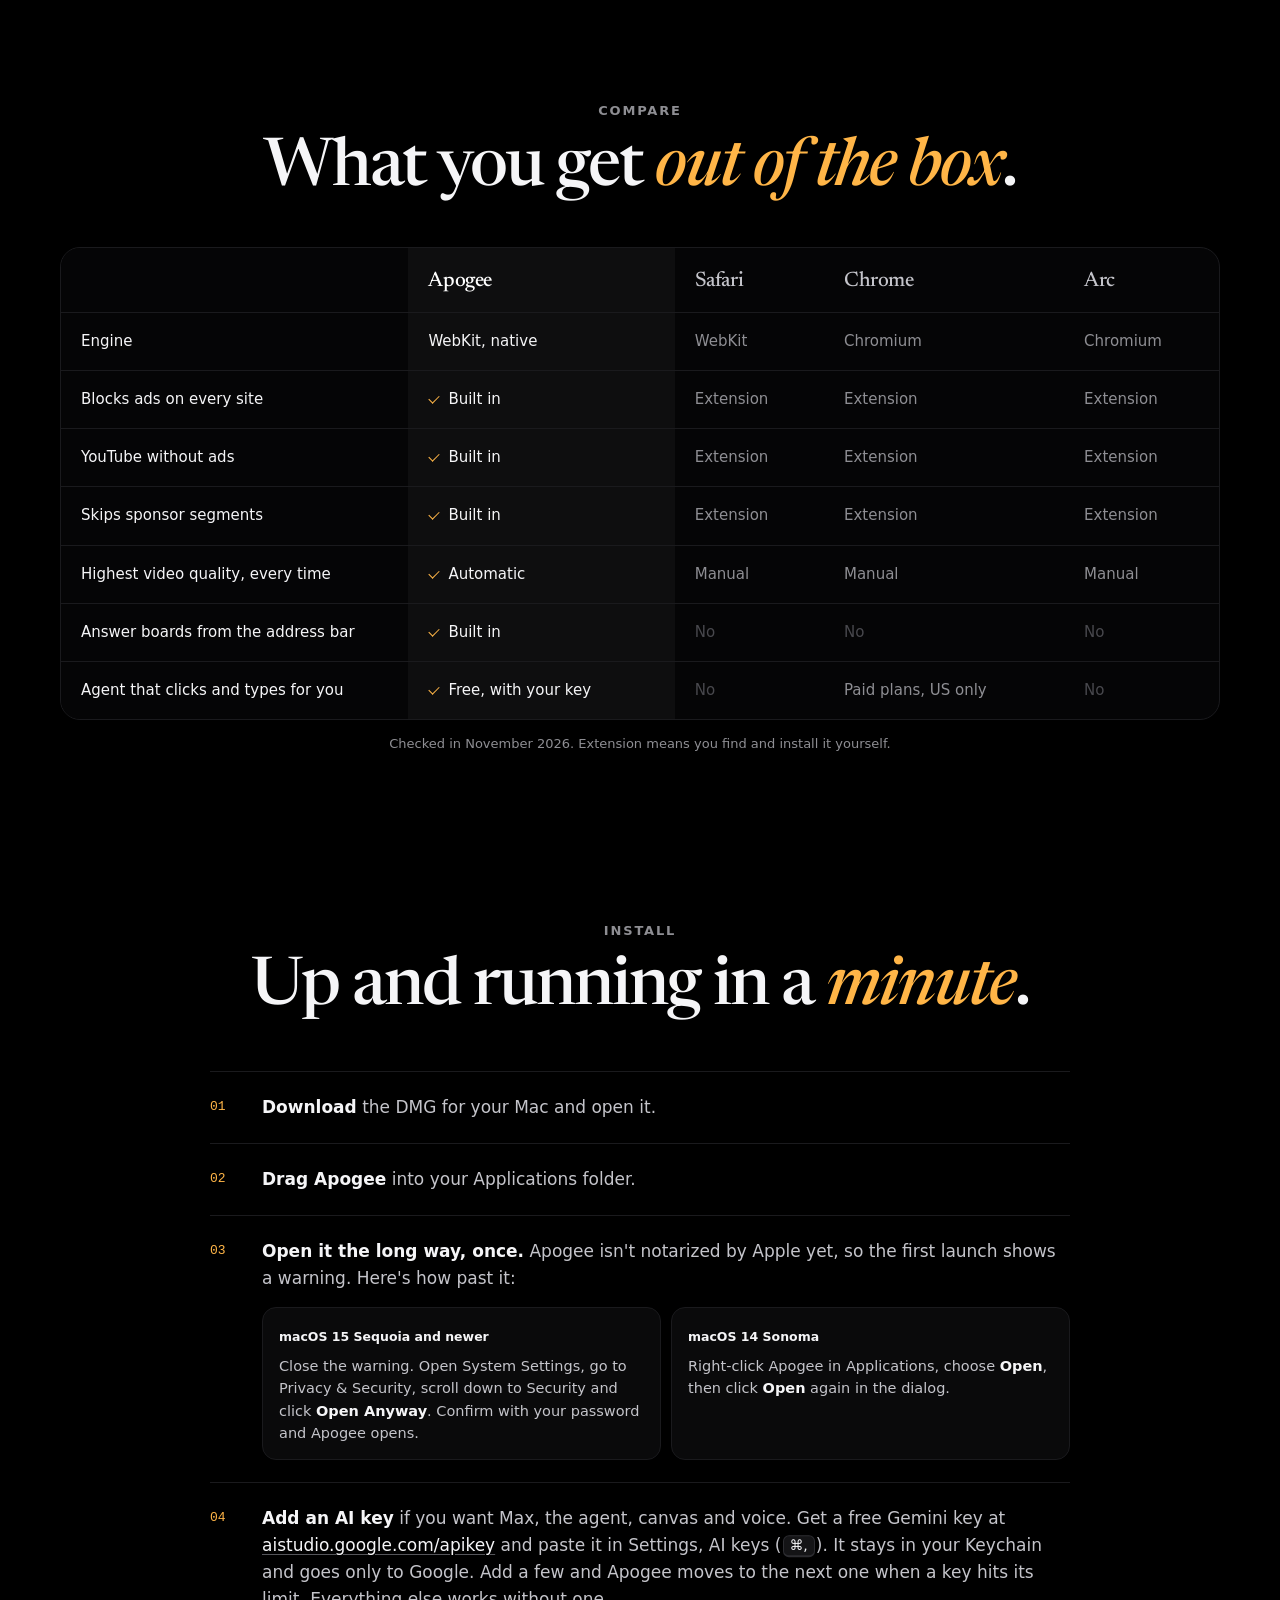
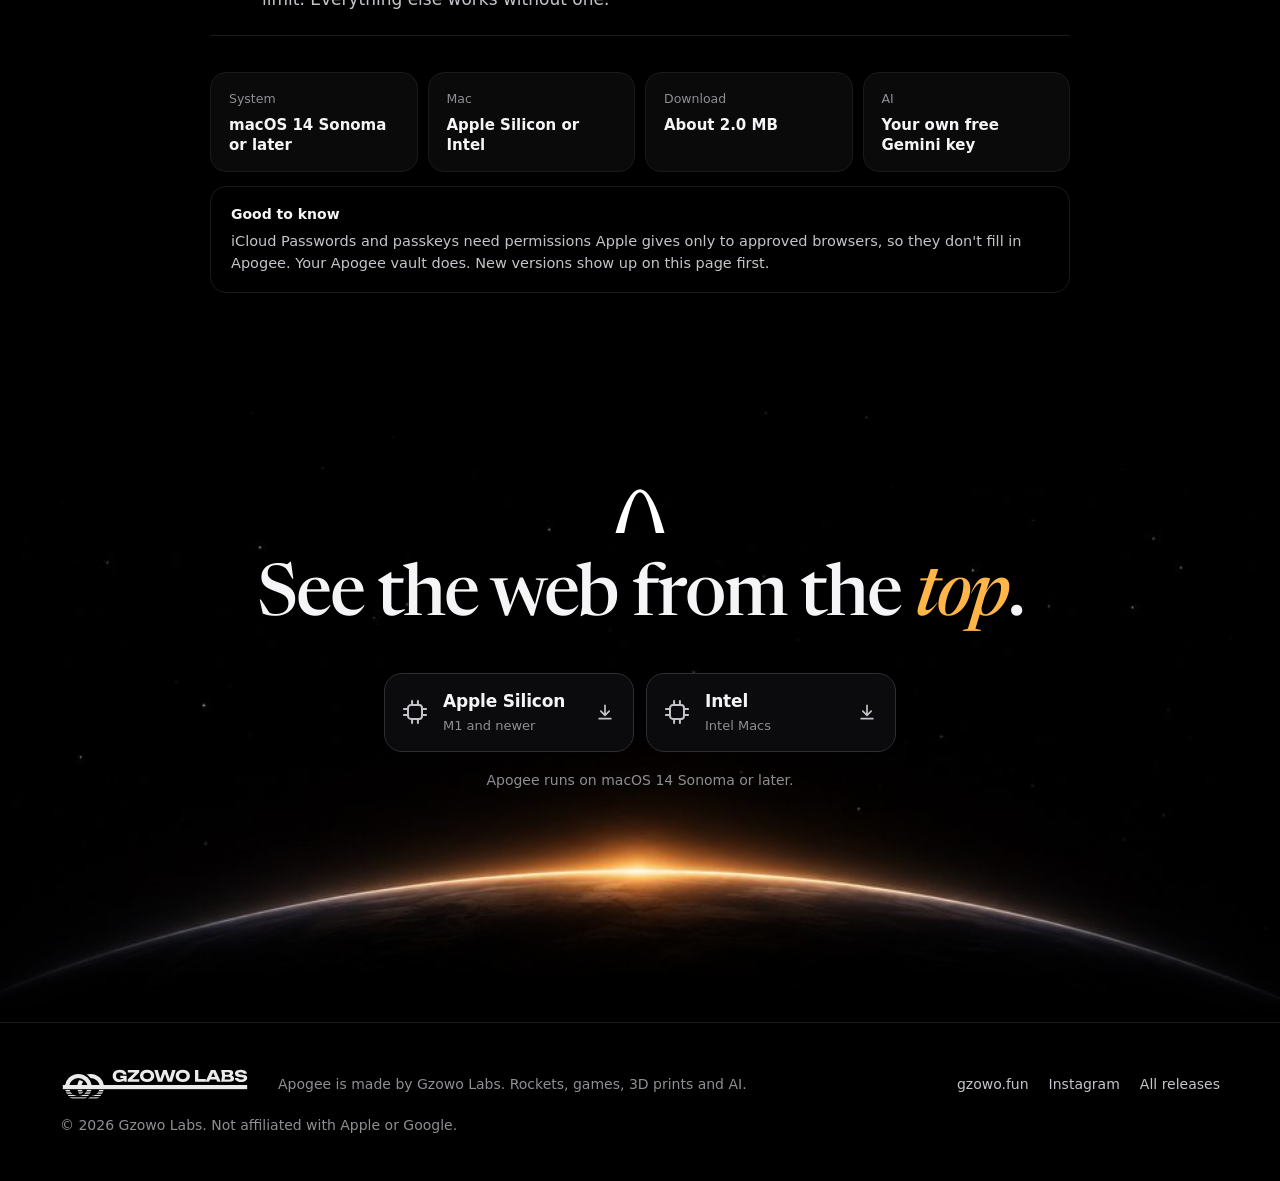
<file: v1.2/index.html>
<!doctype html>
<html lang="en">
<head>
<meta charset="utf-8">
<meta name="viewport" content="width=device-width, initial-scale=1, viewport-fit=cover">
<title>Apogee · A browser for Mac</title>
<meta name="description" content="Apogee is a native Mac browser by Gzowo Labs. Every ad blocked, YouTube without the noise, answer boards from the address bar and an assistant that does the clicking. Free for Apple Silicon and Intel Macs.">
<meta name="theme-color" content="#000000">
<meta name="color-scheme" content="dark">
<link rel="canonical" href="https://apogee.gzowo.fun/">
<meta property="og:type" content="website">
<meta property="og:site_name" content="Apogee">
<meta property="og:title" content="Apogee, a browser for Mac">
<meta property="og:description" content="Every ad blocked, YouTube without the noise, answer boards from the address bar and an assistant that does the clicking. Free for Apple Silicon and Intel.">
<meta property="og:url" content="https://apogee.gzowo.fun/">
<meta property="og:image" content="https://apogee.gzowo.fun/assets/og.jpg">
<meta property="og:image:width" content="1200">
<meta property="og:image:height" content="630">
<meta name="twitter:card" content="summary_large_image">
<link rel="icon" href="assets/favicon.svg" type="image/svg+xml">
<link rel="icon" href="assets/favicon-32.png" sizes="32x32" type="image/png">
<link rel="apple-touch-icon" href="assets/apple-touch-icon.png">
<link rel="preload" as="image" href="assets/horizon-1672.jpg" imagesrcset="assets/horizon-960.jpg 960w, assets/horizon-1672.jpg 1672w" imagesizes="100vw">
<link rel="preconnect" href="https://fonts.googleapis.com">
<link rel="preconnect" href="https://fonts.gstatic.com" crossorigin>
<link rel="stylesheet" href="https://fonts.googleapis.com/css2?family=Newsreader:ital,opsz,wght@0,6..72,400..600;1,6..72,400..600&display=swap" media="print" onload="this.media='all'">
<link rel="stylesheet" href="assets/site.css">
<script>document.documentElement.classList.add('js')</script>
<script src="assets/site.js" defer></script>
</head>
<body>
<svg width="0" height="0" style="position:absolute" aria-hidden="true">
  <symbol id="arch" viewBox="18 22 64 58"><path d="M22 76 Q50 -24 78 76 L68 76 Q50 -17 32 76 Z"/></symbol>
  <symbol id="shield" viewBox="0 0 24 24"><path d="M12 3 4.5 6v5.6c0 4.6 3.1 8.3 7.5 9.4 4.4-1.1 7.5-4.8 7.5-9.4V6L12 3Z" fill="none" stroke="currentColor" stroke-width="1.8" stroke-linejoin="round"/></symbol>
  <symbol id="spark" viewBox="0 0 24 24"><path d="M12 2.5c.5 4.6 2.4 8 9.5 9.5-7.1 1.5-9 4.9-9.5 9.5-.5-4.6-2.4-8-9.5-9.5 7.1-1.5 9-4.9 9.5-9.5Z" fill="currentColor"/></symbol>
  <symbol id="lock" viewBox="0 0 24 24"><path d="M7 10V7.5a5 5 0 0 1 10 0V10" fill="none" stroke="currentColor" stroke-width="2"/><rect x="5" y="10" width="14" height="11" rx="2.5" fill="currentColor"/></symbol>
  <symbol id="mic" viewBox="0 0 24 24"><rect x="8.5" y="3" width="7" height="12" rx="3.5" fill="currentColor"/><path d="M5.5 11.5a6.5 6.5 0 0 0 13 0M12 18v3" fill="none" stroke="currentColor" stroke-width="1.8" stroke-linecap="round"/></symbol>
  <symbol id="key" viewBox="0 0 24 24"><circle cx="8" cy="12" r="4.2" fill="none" stroke="currentColor" stroke-width="2"/><path d="M12 12h9M18 12v3.5M15.5 12v2.5" fill="none" stroke="currentColor" stroke-width="2" stroke-linecap="round"/></symbol>
  <symbol id="chip" viewBox="0 0 24 24"><rect x="6" y="6" width="12" height="12" rx="2.5" fill="none" stroke="currentColor" stroke-width="1.7"/><path d="M9.5 2.5v3M14.5 2.5v3M9.5 18.5v3M14.5 18.5v3M2.5 9.5h3M2.5 14.5h3M18.5 9.5h3M18.5 14.5h3" stroke="currentColor" stroke-width="1.7" stroke-linecap="round"/></symbol>
  <symbol id="down" viewBox="0 0 24 24"><path d="M12 4v12m0 0-5-5m5 5 5-5M5 20h14" fill="none" stroke="currentColor" stroke-width="2" stroke-linecap="round" stroke-linejoin="round"/></symbol>
</svg>

<header class="nav" id="nav">
  <a class="brand" href="#top" aria-label="Apogee"><svg class="arch"><use href="#arch"/></svg><span>Apogee</span></a>
  <nav class="links" aria-label="Sections">
    <a href="#features">Features</a>
    <a href="#new">What's new</a>
    <a href="#compare">Compare</a>
    <a href="#install">Install</a>
  </nav>
  <a class="nav-dl" href="#download">Download</a>
</header>

<main id="top">
  <section class="hero">
    <div class="hero-copy wrap">
      <p class="eyebrow">A browser for Mac by Gzowo Labs</p>
      <h1>The web at its <em>highest</em> point.</h1>
      <p class="lede">A native Mac browser built on WebKit. Every ad blocked, YouTube without the noise, answers drawn as boards and an assistant that does the clicking for you.</p>
      <div class="dl" id="download" data-dl>
        <a class="chip" data-arch="arm64" href="https://github.com/JerzySukiennik/apogee/releases/latest/download/Apogee-Apple-Silicon.dmg">
          <svg class="chip-ic"><use href="#chip"/></svg>
          <span class="chip-t"><b>Apple Silicon</b><small>M1 and newer · <span data-size="arm64">1.9 MB</span></small></span>
          <svg class="chip-dl"><use href="#down"/></svg>
          <span class="chip-tag">Your Mac</span>
        </a>
        <a class="chip" data-arch="x86_64" href="https://github.com/JerzySukiennik/apogee/releases/latest/download/Apogee-Intel.dmg">
          <svg class="chip-ic"><use href="#chip"/></svg>
          <span class="chip-t"><b>Intel</b><small>Intel Macs · <span data-size="x86_64">2.0 MB</span></small></span>
          <svg class="chip-dl"><use href="#down"/></svg>
          <span class="chip-tag">Your Mac</span>
        </a>
      </div>
      <p class="dl-meta"><span data-dl-note>Version 0.4.1 · Free · macOS 14 Sonoma or later</span><span class="sep">·</span><a href="#install">How to open it</a></p>
      <details class="which">
        <summary>Which one do I need?</summary>
        <p>Open the Apple menu and choose About This Mac. If it says <b>Chip: Apple M1</b> or any other M chip, take Apple Silicon. If it says <b>Processor: Intel</b>, take Intel.</p>
      </details>
    </div>
    <div class="sky" aria-hidden="true">
      <img src="assets/horizon-1672.jpg" srcset="assets/horizon-960.jpg 960w, assets/horizon-1672.jpg 1672w" sizes="max(100vw, 820px)" alt="" width="1672" height="941" fetchpriority="high">
    </div>
  </section>

  <section class="show" aria-label="The Apogee window">
    <div class="win win-xl reveal">
      <div class="strip">
        <span class="lights" aria-hidden="true"><i></i><i></i><i></i></span>
        <span class="pins" aria-hidden="true">
          <span class="pin"><span class="lt" style="background:#fff;color:#000">▶</span></span>
          <span class="pin"><span class="lt" style="background:#e5e5ea;color:#000">M</span></span>
          <span class="pin"><span class="lt">W</span></span>
          <span class="pin"><span class="lt">G</span></span>
        </span>
        <span class="tab on"><span class="tt">New Tab</span><span class="x">×</span></span>
        <span class="tab"><span class="fq">?</span><span class="tt">The farthest point of an orbit</span></span>
        <span class="tab wide"><span class="fq yt">▶</span><span class="tt">Sunrise from orbit, 4K</span></span>
        <span class="plus">+</span>
      </div>
      <div class="navrow">
        <span class="navb">‹</span><span class="navb dim">›</span><span class="navb">↻</span>
        <span class="addr"><span class="ph">Search, or type ?question</span><svg class="sh"><use href="#shield"/></svg></span>
        <span class="ai"><svg><use href="#spark"/></svg></span>
      </div>
      <div class="newtab">
        <div class="clk" data-clock>9:41</div>
        <div class="dt" data-date>Monday, November 9</div>
        <div class="gr"><span class="ring"></span><span data-greet>Good morning.</span></div>
        <div class="fav">
          <span><i class="tile"><span class="lt" style="background:#fff;color:#000">▶</span></i>YouTube</span>
          <span><i class="tile"><span class="lt" style="background:#e5e5ea;color:#000">M</span></i>Gmail</span>
          <span><i class="tile"><span class="lt">W</span></i>Wikipedia</span>
          <span><i class="tile"><span class="lt">G</span></i>GitHub</span>
        </div>
      </div>
    </div>
  </section>

  <section class="features" id="features">
    <div class="wrap head reveal">
      <p class="kicker">Features</p>
      <h2>Everything built in. <em>Nothing</em> to install.</h2>
      <p class="sub">No extensions, no add-ons, no account. Every demo below is live, so go ahead and press things.</p>
    </div>

    <article class="feat wrap" id="canvas">
      <div class="feat-text reveal">
        <p class="label" style="--c:var(--blue)">Canvas</p>
        <h3>Ask with a <em>question mark</em>.</h3>
        <p>Type <kbd>?</kbd> and a question in the address bar and Apogee builds a board: a straight answer, facts with their sources, diagrams and small simulations you can play with. Follow-ups land on the same board, and <kbd>⇧</kbd><kbd>↩</kbd> turns any search into one.</p>
        <ul class="ticks">
          <li>The answer in about a second, the full board in five to eight</li>
          <li>Real photos from Wikimedia Commons, never generated ones</li>
          <li>Boards disappear when you close them</li>
        </ul>
      </div>
      <div class="demo reveal" data-demo="canvas">
        <div class="win">
          <div class="navrow mini"><span class="addr"><span class="typed" data-typed></span><span class="caret" aria-hidden="true"></span></span></div>
          <div class="board" data-board aria-live="polite"></div>
        </div>
        <div class="tries" role="group" aria-label="Try a question">
          <button type="button" data-q="apogee" class="on">?what is an apogee</button>
          <button type="button" data-q="nozzle">?how does a rocket nozzle work</button>
        </div>
      </div>
    </article>

    <article class="feat wrap flip" id="max">
      <div class="feat-text reveal">
        <p class="label" style="--c:var(--acc)">Max and the agent</p>
        <h3>Max reads the page. The agent does the <em>clicking</em>.</h3>
        <p>Press <kbd>⌘J</kbd> and ask about anything on screen, long videos included. Ask it to do something and the agent takes over the tab: it searches, clicks and types on its own, then stops and asks before payments, passwords, purchases, messages and deleting anything. <kbd>esc</kbd> stops it at any time.</p>
        <ul class="ticks">
          <li>A separate conversation for every tab</li>
          <li>Pick its name, personality and color</li>
          <li>Runs on Google Gemini with your own free key</li>
        </ul>
      </div>
      <div class="demo reveal" data-demo="max">
        <div class="win">
          <div class="navrow mini"><span class="addr"><svg class="lk"><use href="#lock"/></svg>orbit-supply.example/cables</span><span class="ai on"><svg><use href="#spark"/></svg></span></div>
          <div class="split">
            <div class="shop" data-shop>
              <div class="shop-h"><b>Orbit Supply</b><span class="cart">Cart <i data-cart>0</i></span></div>
              <p class="shop-t">USB-C cables</p>
              <div class="prods">
                <div class="prod" data-p="braided"><span class="pimg"><i></i></span><b>Braided cable</b><small>1 m · 100 W</small><span class="price">$12.99</span><span class="btn">Add to cart</span></div>
                <div class="prod" data-p="long"><span class="pimg"><i></i></span><b>Fast charge cable</b><small>2 m · 60 W</small><span class="price">$7.49</span><span class="btn">Add to cart</span></div>
                <div class="prod" data-p="basic"><span class="pimg"><i></i></span><b>Basic cable</b><small>1 m · 60 W</small><span class="price">$4.99</span><span class="btn" data-buy>Add to cart</span></div>
              </div>
              <div class="checkout" data-checkout><span>Checkout</span><b>Basic cable</b><span class="pay">Pay $4.99</span></div>
            </div>
            <aside class="panel">
              <div class="ph"><span class="halo"></span><b>Max</b><span class="pdim">This tab</span></div>
              <div class="msgs" data-msgs><p class="hint">Ask about this page, or tell Max to do something.</p></div>
              <div class="inp"><span data-inp>Ask Max</span><span class="send">↑</span></div>
            </aside>
          </div>
          <span class="cursor" data-cursor aria-hidden="true"></span>
        </div>
        <div class="tries" role="group" aria-label="Try Max">
          <button type="button" data-a="ask">Which one is the best value?</button>
          <button type="button" data-a="do">Buy the cheapest one</button>
        </div>
      </div>
    </article>

    <article class="feat wrap" id="blocking">
      <div class="feat-text reveal">
        <p class="label" style="--c:var(--green)">Ad blocking</p>
        <h3>Ads and trackers, <em>gone</em>.</h3>
        <p>234,000 rules from 15 lists run inside WebKit itself, so ads, trackers and app telemetry are stopped before a page even asks for them. YouTube gets its own blocker for the ads that lists can't catch. One click on the shield turns blocking off for a single site.</p>
        <ul class="ticks">
          <li>EasyList, EasyPrivacy, AdGuard, Peter Lowe and more</li>
          <li>Lists update by themselves once a week</li>
          <li>Pages load lighter, so they load faster</li>
        </ul>
      </div>
      <div class="demo reveal" data-demo="ads">
        <div class="win">
          <div class="navrow mini"><span class="addr"><svg class="lk"><use href="#lock"/></svg>dailyorbit.example/launch-recap<button type="button" class="shield on" data-shield aria-pressed="true" aria-label="Ad blocking for this site"><svg><use href="#shield"/></svg></button></span></div>
          <div class="news" data-news>
            <div class="ad ad-top"><span>Ad</span></div>
            <div class="news-body">
              <div class="art">
                <p class="nk">Launch recap</p>
                <p class="nh">Second stage reaches orbit on the first try</p>
                <p class="nt">The upper stage lit on time, burned for six minutes and settled into a 400 km orbit.</p>
                <i class="ln"></i><i class="ln"></i><i class="ln s"></i>
                <div class="ad ad-in"><span>Sponsored</span></div>
                <i class="ln"></i><i class="ln"></i><i class="ln"></i><i class="ln s"></i>
                <p class="nt">Recovery teams are already out at sea for the booster, and the next flight is set for early spring.</p>
                <i class="ln"></i><i class="ln"></i><i class="ln"></i><i class="ln"></i><i class="ln s"></i>
                <i class="ln"></i><i class="ln"></i><i class="ln s"></i>
              </div>
              <div class="ad ad-side"><span>Ad</span></div>
            </div>
            <div class="ad ad-pop"><span>Ad</span></div>
          </div>
        </div>
        <div class="blocked">
          <p>Never loaded on this page</p>
          <ul data-log>
            <li>securepubads.g.doubleclick.net</li>
            <li>pagead2.googlesyndication.com</li>
            <li>www.googletagmanager.com</li>
            <li>connect.facebook.net</li>
            <li>static.criteo.net</li>
            <li>c.amazon-adsystem.com</li>
          </ul>
        </div>
        <div class="tries" role="group" aria-label="Try ad blocking">
          <button type="button" data-shield-btn>Turn blocking off for this site</button>
        </div>
      </div>
    </article>

    <article class="feat wrap flip" id="youtube">
      <div class="feat-text reveal">
        <p class="label" style="--c:#fff">YouTube</p>
        <h3>YouTube, <em>without the noise</em>.</h3>
        <p>No ads, sponsor segments skipped with SponsorBlock, the highest quality picked on every video and ambient light that spills the colors of the video around the player. YouTube also stays pitch black, the way it should look on a dark Mac.</p>
        <ul class="ticks">
          <li>Picture in picture for any video</li>
          <li>Ask Max to sum up a video from its captions</li>
          <li>Full screen video that fills the whole screen</li>
        </ul>
      </div>
      <div class="demo reveal" data-demo="yt">
        <div class="win">
          <div class="navrow mini"><span class="addr"><svg class="lk"><use href="#lock"/></svg>youtube.com/watch?v=sunrise</span></div>
          <div class="yt">
            <div class="stage">
              <div class="amb" data-amb><img src="assets/ambient.jpg" alt="" width="96" height="54"></div>
              <div class="player" data-player>
                <img class="frame" data-frame src="assets/horizon-960.jpg" alt="Sunrise over the curve of the Earth" width="960" height="540" loading="lazy">
                <div class="toast" data-toast></div>
                <button type="button" class="big-play" data-play aria-label="Play"><span></span></button>
                <div class="ctrls">
                  <div class="bar"><span class="seg" style="left:30%;width:13%"></span><span class="prog" data-prog></span></div>
                  <div class="row"><span class="time" data-time>0:00 / 4:12</span><span class="q">2160p60 <b>Highest</b></span></div>
                </div>
              </div>
            </div>
            <div class="yt-meta"><b>Sunrise from orbit, 4K</b><span>Orbit Films · 1.2M views</span></div>
          </div>
        </div>
        <div class="tries" role="group" aria-label="Try YouTube">
          <button type="button" data-play-btn>Play</button>
          <button type="button" data-amb-btn class="on" aria-pressed="true">Ambient light</button>
        </div>
      </div>
    </article>

    <article class="feat wrap" id="passwords">
      <div class="feat-text reveal">
        <p class="label" style="--c:var(--acc)">Passwords</p>
        <h3>Passwords that stay <em>on your Mac</em>.</h3>
        <p>A vault in your macOS Keychain that fills logins, offers to save new ones after you sign in and makes strong passwords for new accounts. Bring your passwords and sign-ins from Chrome or Brave, import a CSV from the Passwords app, or export one back whenever you like.</p>
        <ul class="ticks">
          <li>Fills only on the exact site the password belongs to</li>
          <li>Never for this site, when you'd rather it didn't ask</li>
          <li>Nothing leaves your Mac</li>
        </ul>
      </div>
      <div class="demo reveal" data-demo="vault">
        <div class="win">
          <div class="navrow mini"><span class="addr"><svg class="lk"><use href="#lock"/></svg>orbit-supply.example/sign-in</span></div>
          <div class="login">
            <div class="lg">
              <b class="lg-brand">Orbit Supply</b>
              <p class="lg-title" data-lg-title>Sign in</p>
              <span class="lab">Email</span>
              <span class="field" data-email></span>
              <div class="pop" data-pop>
                <span class="pop-h"><svg><use href="#key"/></svg>Apogee Passwords</span>
                <button type="button" class="pop-row" data-fill><span><b>alex@orbit.mail</b><small>••••••••••••</small></span><em>Fill</em></button>
              </div>
              <span class="lab">Password</span>
              <span class="field pw" data-pass></span>
              <div class="pop gen" data-gen>
                <span class="pop-h"><svg><use href="#key"/></svg>Strong password</span>
                <code data-pw></code>
                <span class="gen-b"><button type="button" data-regen>New one</button><button type="button" class="use" data-use>Use it</button></span>
              </div>
              <span class="lg-btn" data-lg-btn>Sign in</span>
            </div>
          </div>
          <div class="savebar" data-save>
            <svg class="k"><use href="#key"/></svg>
            <span class="sv-t" data-save-t>Save password for orbit-supply.example?</span>
            <span class="sv-b"><button type="button" class="ghost">Never for this site</button><button type="button" class="acc" data-save-btn>Save</button></span>
          </div>
        </div>
        <div class="tries" role="group" aria-label="Try passwords">
          <button type="button" data-v="fill" class="on">Fill a saved login</button>
          <button type="button" data-v="new">Create an account</button>
        </div>
      </div>
    </article>

    <article class="feat wrap flip" id="voice">
      <div class="feat-text reveal">
        <p class="label" style="--c:var(--acc)">Voice</p>
        <h3>Talk to it. <em>Out loud.</em></h3>
        <p>Hold <kbd>⇧⌘D</kbd> to dictate, or press <kbd>⇧⌘L</kbd> for a live conversation with Max. It answers with a voice that fits its personality, cancels its own echo and lets you cut in mid-sentence. Every word lands in the chat as captions.</p>
        <ul class="ticks">
          <li>Understands the language your Mac is set to</li>
          <li>Live voice connects in about a second</li>
          <li>Hand it a task and the agent takes it from there</li>
        </ul>
      </div>
      <div class="demo reveal" data-demo="voice">
        <div class="win voice-win">
          <div class="vpanel">
            <div class="ph"><span class="halo" data-halo></span><b>Max</b><span class="pdim" data-vstate>Ready</span></div>
            <div class="msgs" data-vmsgs><p class="hint">Hold the button and ask something.</p></div>
            <div class="wave" data-wave aria-hidden="true"></div>
            <p class="transcript" data-tr></p>
          </div>
        </div>
        <div class="talk-row">
          <button type="button" class="talk" data-talk><svg><use href="#mic"/></svg><span data-talk-t>Hold to talk</span></button>
        </div>
        <div class="tries" role="group" aria-label="Try voice">
          <button type="button" data-live>Try a live conversation</button>
        </div>
      </div>
    </article>

    <div class="wrap more reveal">
      <h4>And the everyday things, done well</h4>
      <ul>
        <li><b>Tab overview.</b> Pinch a page at 100% to see every tab.</li>
        <li><b>Three-finger swipe</b> between tabs.</li>
        <li><b>Translate</b> any page on your Mac, offline, with <kbd>⌥⌘T</kbd>.</li>
        <li><b>Find in page</b> with a match count.</li>
        <li><b>Zoom per site</b>, remembered.</li>
        <li><b>Full screen</b> without the bars, with <kbd>⇧⌘F</kbd>.</li>
        <li><b>Dark mode</b> on every site that has its own.</li>
        <li><b>Downloads</b> that always ask where to save.</li>
        <li><b>A new tab clock</b> you can make yours.</li>
      </ul>
    </div>
  </section>

  <section class="new" id="new">
    <div class="wrap">
      <div class="head reveal">
        <p class="kicker">What's new</p>
        <h2>Version 0.4, now with <em>Media</em>.</h2>
      </div>
      <div class="rels">
        <article class="rel reveal">
          <div class="rel-v"><b>0.4.1</b><span>YouTube fix</span></div>
          <ul>
            <li>YouTube no longer reloads a video a second after it starts. Quality now fits the player on your screen and steps down by itself if your Mac drops frames.</li>
            <li>Ambient light is smoother and stays out of the way while you seek.</li>
            <li>Switching between a pinned site and a tab is quicker.</li>
          </ul>
        </article>
        <article class="rel reveal">
          <div class="rel-v"><b>0.4</b><span>November 2026</span></div>
          <ul>
            <li><b>Media</b>: films from your Mac in a full-window player, and Continue Watching across YouTube, Prime Video and Disney+.</li>
            <li><b>Updates by themselves</b>: new versions install quietly when you quit, signed and checked first.</li>
            <li><b>Tasks on a schedule</b>: ask Max to do something every morning and it runs while Apogee is open.</li>
            <li><b>Notifications</b> from sites as macOS banners, allowed one site at a time.</li>
            <li><b>Picture in picture</b> starts by itself when you switch away from a playing video.</li>
            <li>Pinned sites without an address bar, a Gemini key step in the welcome tour, and live conversation that no longer drops.</li>
          </ul>
        </article>
        <article class="rel reveal">
          <div class="rel-v"><b>0.3</b><span>November 2026</span></div>
          <ul>
            <li><b>Max</b>, an assistant in every tab that reads the page and sums up videos from their captions.</li>
            <li><b>The agent</b> clicks and types for you in the current tab, and asks before anything risky.</li>
            <li><b>Canvas boards</b> from <kbd>?</kbd> or <kbd>⇧</kbd><kbd>↩</kbd>, with sources, diagrams and live widgets.</li>
            <li><b>Voice</b>: dictation and live conversation.</li>
            <li><b>Tab overview</b> and three-finger swipes between tabs.</li>
            <li><b>Page translation</b> on device and <b>picture in picture</b>.</li>
            <li>Address bar suggestions and find in page.</li>
          </ul>
        </article>
        <article class="rel reveal">
          <div class="rel-v"><b>0.2</b><span>Blocking and YouTube</span></div>
          <ul>
            <li>Ad and tracker blocking with 234,000 rules, off per site from the shield.</li>
            <li>YouTube without ads, with SponsorBlock, highest quality and ambient light.</li>
            <li>Password vault in the Keychain, plus import from Chrome and Brave.</li>
            <li>Dark mode on sites that have their own, and a settings page.</li>
          </ul>
        </article>
        <article class="rel reveal">
          <div class="rel-v"><b>0.1</b><span>The browser</span></div>
          <ul>
            <li>A black, native window with pinned favorites, tabs and a full-width address bar.</li>
            <li>A new tab clock you can customize, and a welcome tour.</li>
            <li>Downloads that ask where to save, per-site zoom and keyboard shortcuts.</li>
          </ul>
        </article>
      </div>
    </div>
  </section>

  <section class="compare" id="compare">
    <div class="wrap">
      <div class="head reveal">
        <p class="kicker">Compare</p>
        <h2>What you get <em>out of the box</em>.</h2>
      </div>
      <div class="table-wrap reveal">
        <table>
          <thead>
            <tr><th scope="col"><span class="sr">Feature</span></th><th scope="col" class="me">Apogee</th><th scope="col">Safari</th><th scope="col">Chrome</th><th scope="col">Arc</th></tr>
          </thead>
          <tbody>
            <tr><th scope="row">Engine</th><td class="me">WebKit, native</td><td>WebKit</td><td>Chromium</td><td>Chromium</td></tr>
            <tr><th scope="row">Blocks ads on every site</th><td class="me yes">Built in</td><td>Extension</td><td>Extension</td><td>Extension</td></tr>
            <tr><th scope="row">YouTube without ads</th><td class="me yes">Built in</td><td>Extension</td><td>Extension</td><td>Extension</td></tr>
            <tr><th scope="row">Skips sponsor segments</th><td class="me yes">Built in</td><td>Extension</td><td>Extension</td><td>Extension</td></tr>
            <tr><th scope="row">Highest video quality, every time</th><td class="me yes">Automatic</td><td>Manual</td><td>Manual</td><td>Manual</td></tr>
            <tr><th scope="row">Answer boards from the address bar</th><td class="me yes">Built in</td><td class="no">No</td><td class="no">No</td><td class="no">No</td></tr>
            <tr><th scope="row">Agent that clicks and types for you</th><td class="me yes">Free, with your key</td><td class="no">No</td><td>Paid plans, US only</td><td class="no">No</td></tr>
          </tbody>
        </table>
      </div>
      <p class="note reveal">Checked in November 2026. Extension means you find and install it yourself.</p>
    </div>
  </section>

  <section class="install" id="install">
    <div class="wrap">
      <div class="head reveal">
        <p class="kicker">Install</p>
        <h2>Up and running in a <em>minute</em>.</h2>
      </div>
      <ol class="steps">
        <li class="reveal"><div><b>Download</b> the DMG for your Mac and open it.</div></li>
        <li class="reveal"><div><b>Drag Apogee</b> into your Applications folder.</div></li>
        <li class="reveal"><div><b>Open it the long way, once.</b> Apogee isn't notarized by Apple yet, so the first launch shows a warning. Here's how past it:
          <div class="os">
            <div><span class="os-n">macOS 15 Sequoia and newer</span><p>Close the warning. Open System Settings, go to Privacy &amp; Security, scroll down to Security and click <b>Open Anyway</b>. Confirm with your password and Apogee opens.</p></div>
            <div><span class="os-n">macOS 14 Sonoma</span><p>Right-click Apogee in Applications, choose <b>Open</b>, then click <b>Open</b> again in the dialog.</p></div>
          </div></div>
        </li>
        <li class="reveal"><div><b>Add an AI key</b> if you want Max, the agent, canvas and voice. Get a free Gemini key at <a href="https://aistudio.google.com/apikey" target="_blank" rel="noopener">aistudio.google.com/apikey</a> and paste it in Settings, AI keys (<kbd>⌘,</kbd>). It stays in your Keychain and goes only to Google. Add a few and Apogee moves to the next one when a key hits its limit. Everything else works without one.</div></li>
      </ol>
      <div class="req reveal">
        <div><span>System</span><b>macOS 14 Sonoma or later</b></div>
        <div><span>Mac</span><b>Apple Silicon or Intel</b></div>
        <div><span>Download</span><b data-req-size>About 2.0 MB</b></div>
        <div><span>AI</span><b>Your own free Gemini key</b></div>
      </div>
      <div class="good reveal">
        <h4>Good to know</h4>
        <p>iCloud Passwords and passkeys need permissions Apple gives only to approved browsers, so they don't fill in Apogee. Your Apogee vault does. New versions show up on this page first.</p>
      </div>
    </div>
  </section>

  <section class="end">
    <div class="end-sky" aria-hidden="true"><img src="assets/horizon-960.jpg" alt="" width="960" height="540" loading="lazy"></div>
    <div class="wrap end-in reveal">
      <svg class="arch big"><use href="#arch"/></svg>
      <h2>See the web from the <em>top</em>.</h2>
      <div class="dl" data-dl>
        <a class="chip" data-arch="arm64" href="https://github.com/JerzySukiennik/apogee/releases/latest/download/Apogee-Apple-Silicon.dmg">
          <svg class="chip-ic"><use href="#chip"/></svg>
          <span class="chip-t"><b>Apple Silicon</b><small>M1 and newer</small></span>
          <svg class="chip-dl"><use href="#down"/></svg>
          <span class="chip-tag">Your Mac</span>
        </a>
        <a class="chip" data-arch="x86_64" href="https://github.com/JerzySukiennik/apogee/releases/latest/download/Apogee-Intel.dmg">
          <svg class="chip-ic"><use href="#chip"/></svg>
          <span class="chip-t"><b>Intel</b><small>Intel Macs</small></span>
          <svg class="chip-dl"><use href="#down"/></svg>
          <span class="chip-tag">Your Mac</span>
        </a>
      </div>
      <p class="dl-meta"><span data-dl-note>Version 0.4.1 · Free · macOS 14 Sonoma or later</span></p>
    </div>
  </section>
</main>

<footer class="foot">
  <div class="wrap foot-in">
    <a class="gl" href="https://gzowo.fun" aria-label="Gzowo Labs"><img src="assets/gzowo-labs.svg" alt="Gzowo Labs" width="220" height="40"></a>
    <p>Apogee is made by Gzowo Labs. Rockets, games, 3D prints and AI.</p>
    <nav class="foot-links" aria-label="Links">
      <a href="https://gzowo.fun">gzowo.fun</a>
      <a href="https://www.instagram.com/gzowo_labs/" target="_blank" rel="noopener">Instagram</a>
      <a href="https://github.com/JerzySukiennik/apogee/releases" target="_blank" rel="noopener">All releases</a>
    </nav>
    <p class="fine">© 2026 Gzowo Labs. Not affiliated with Apple or Google.</p>
  </div>
</footer>
</body>
</html>
</file>
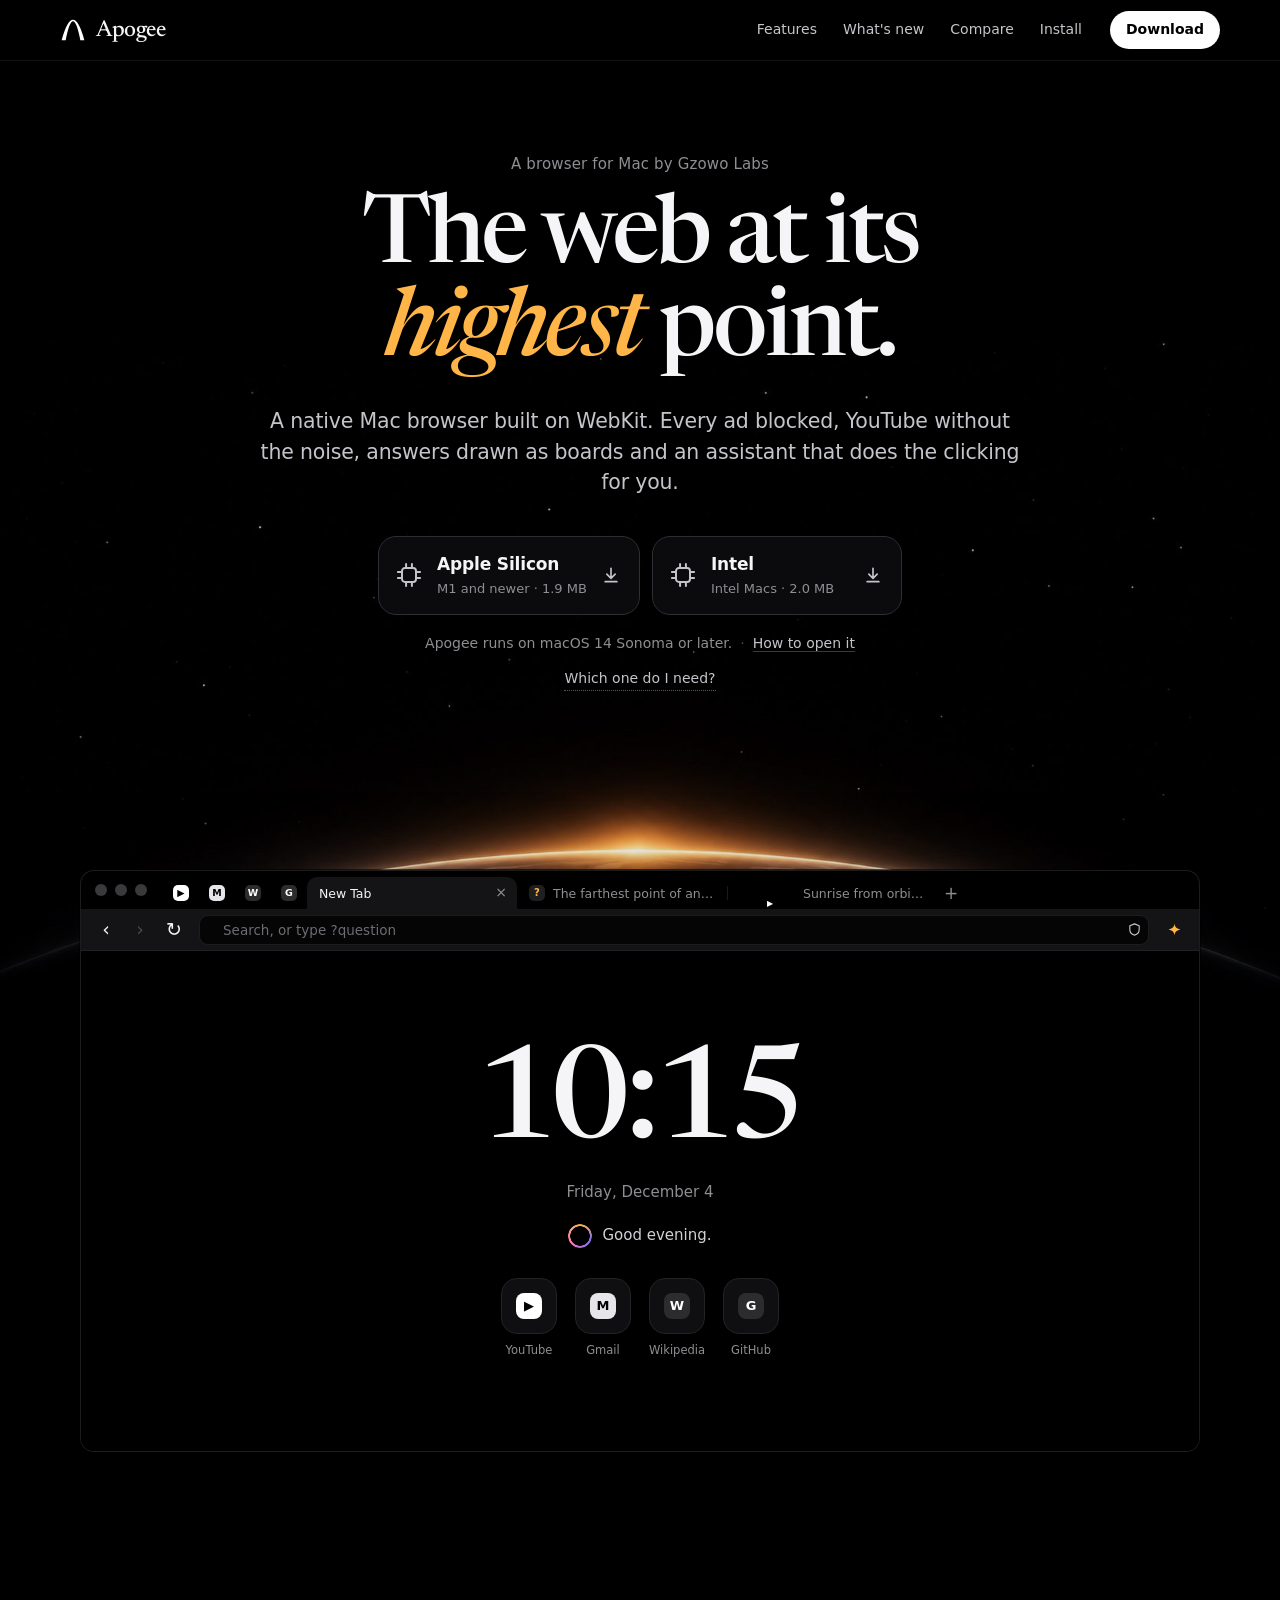
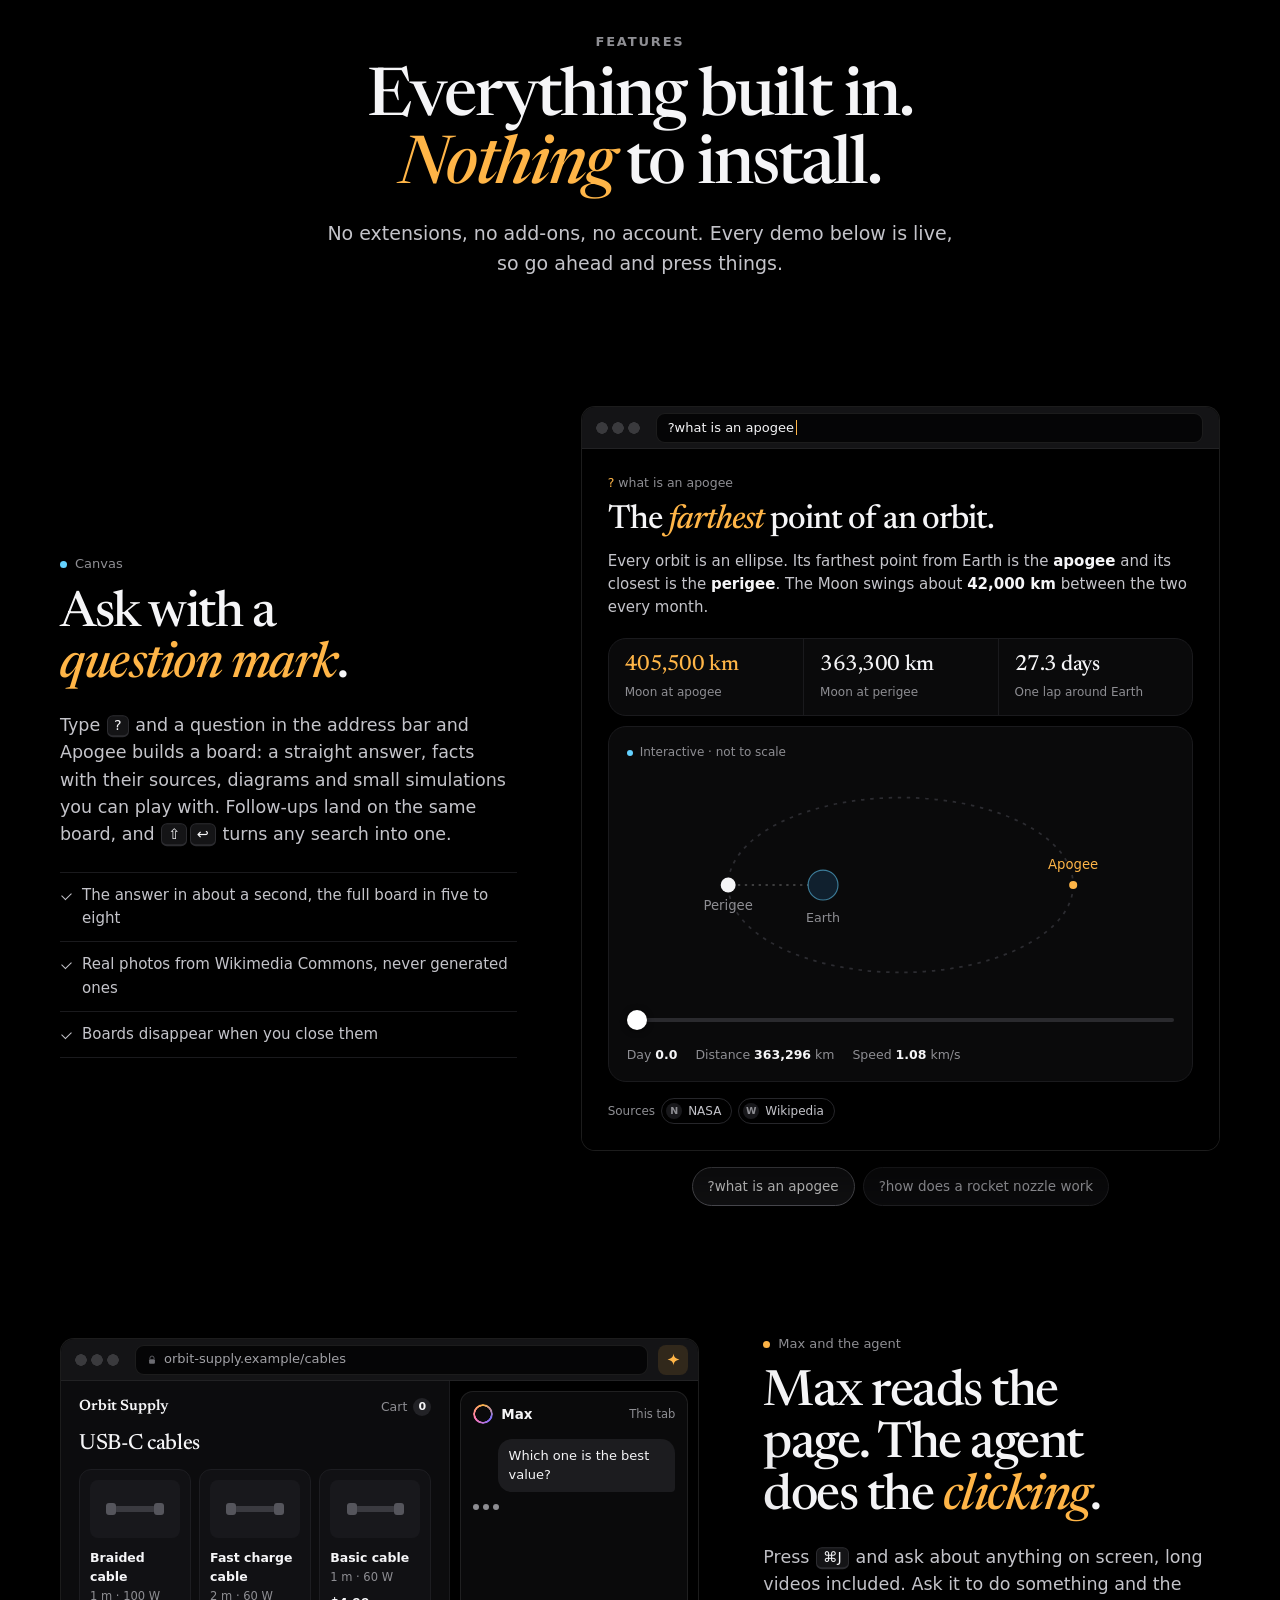
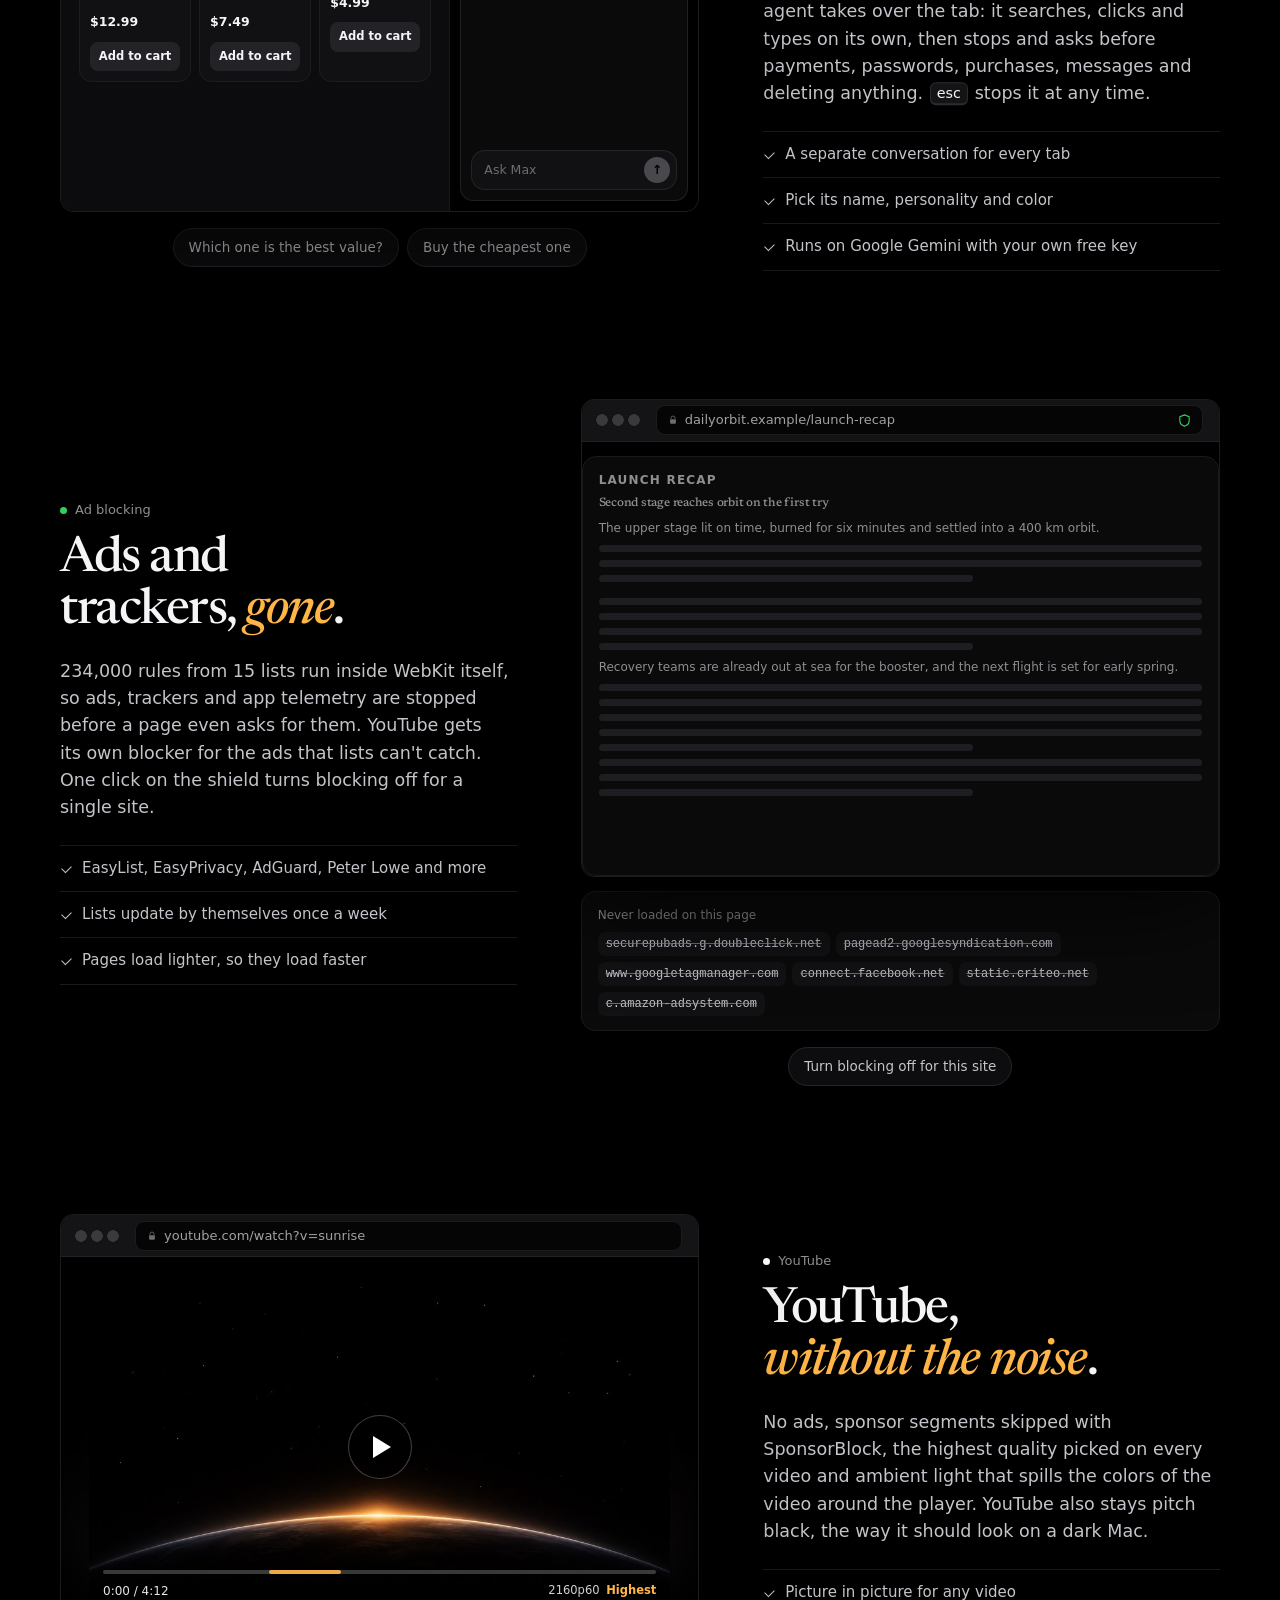
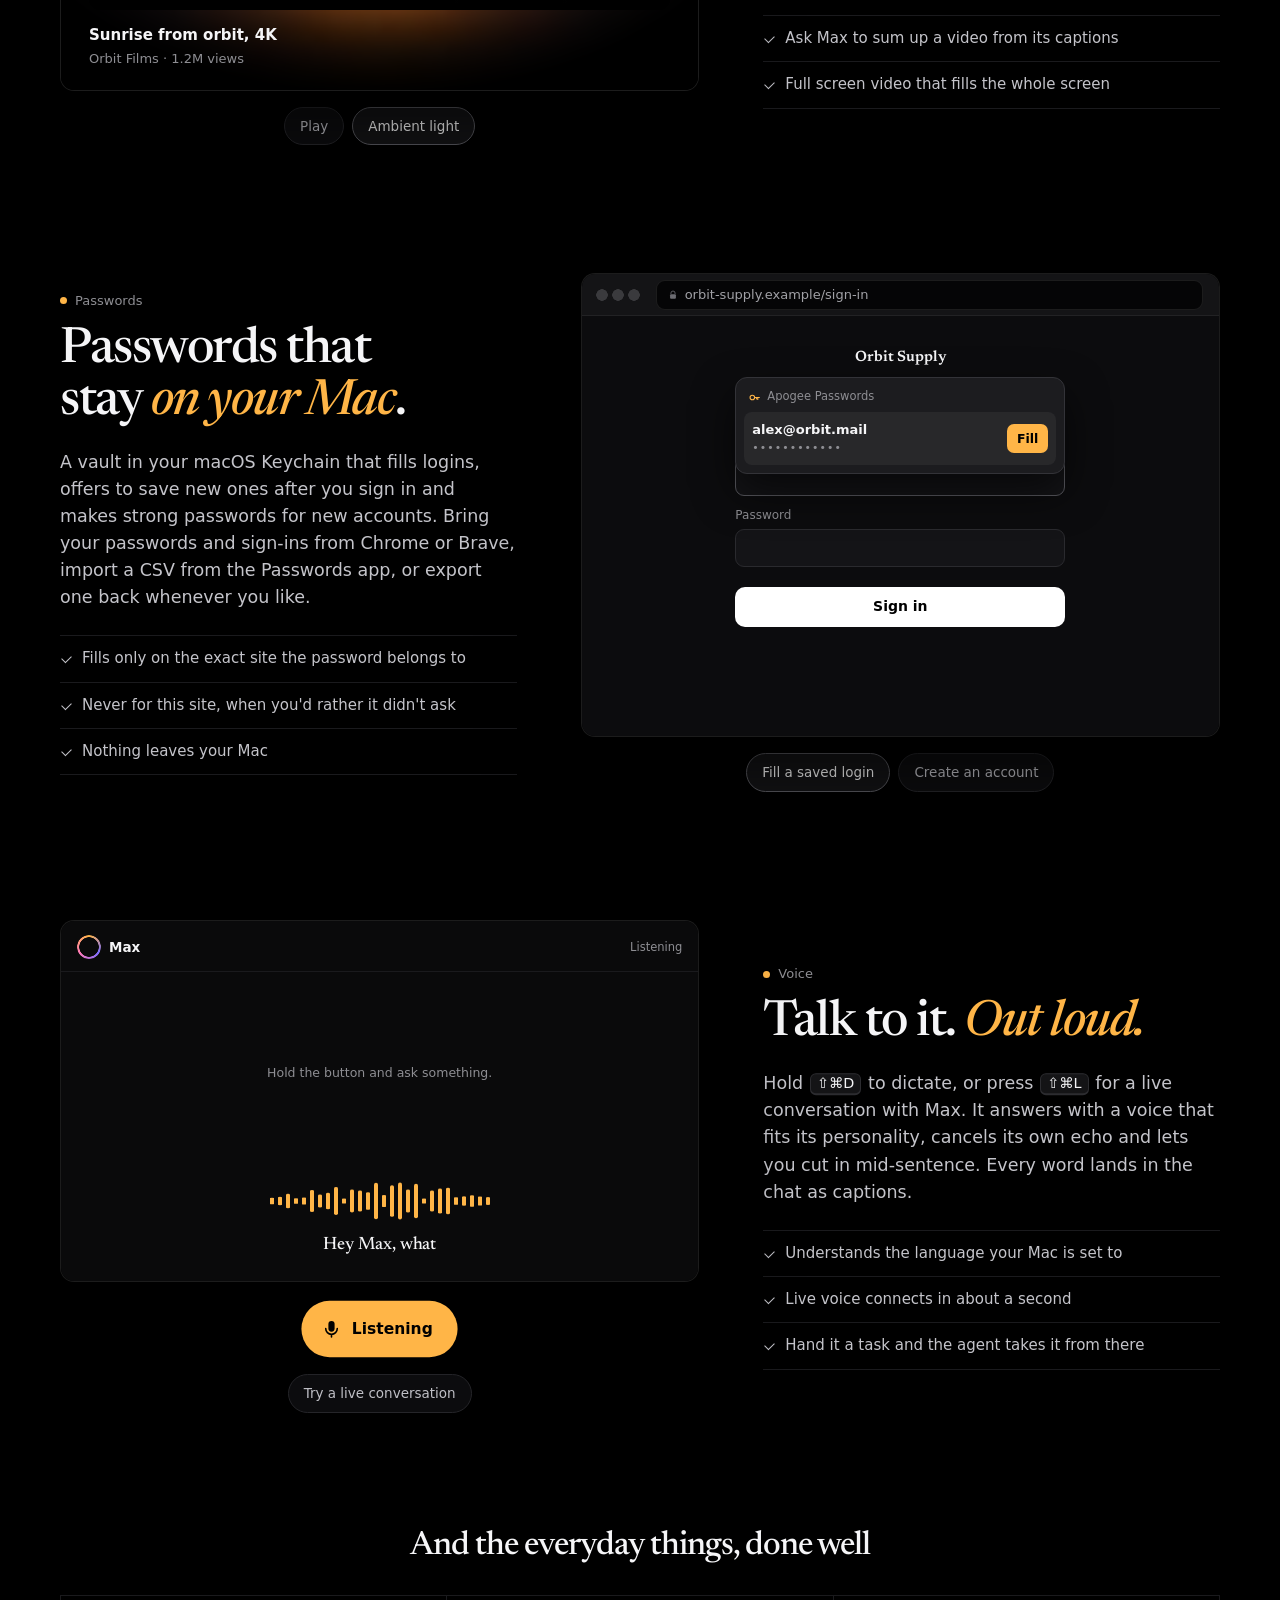
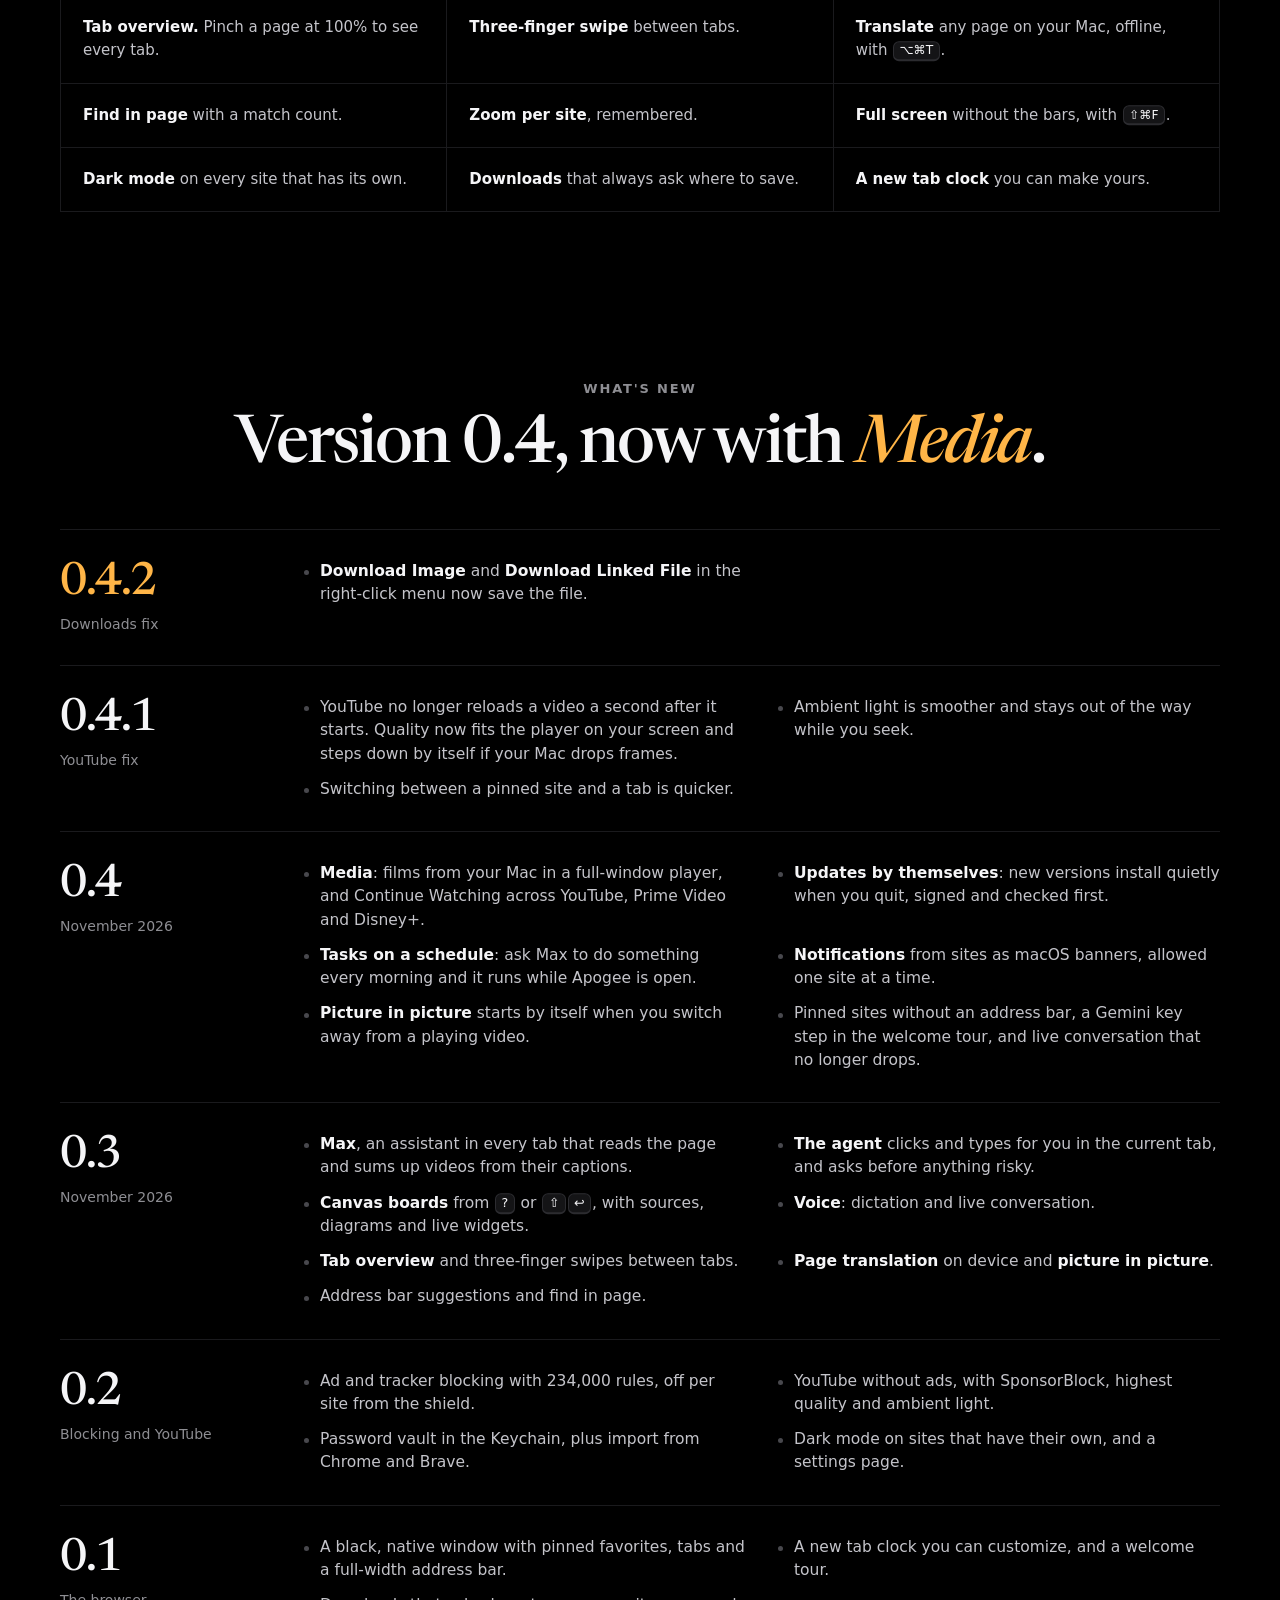
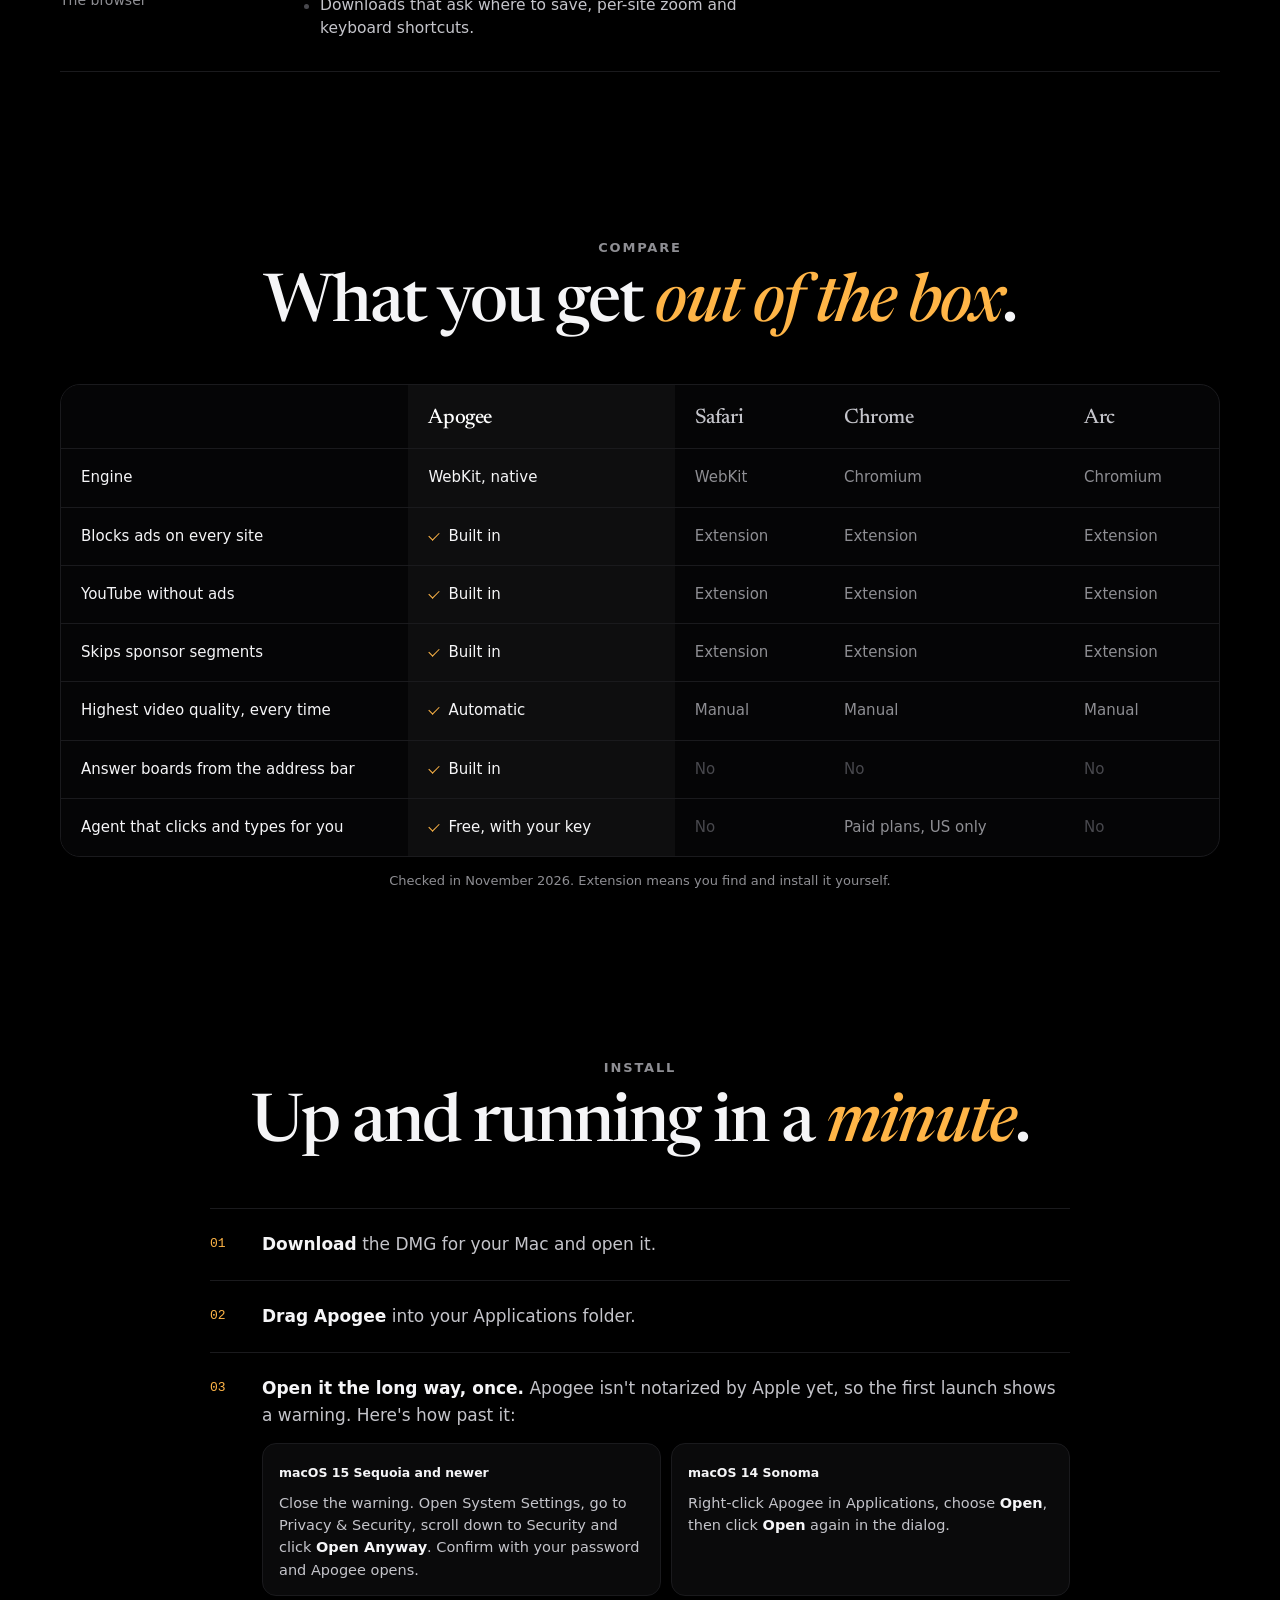
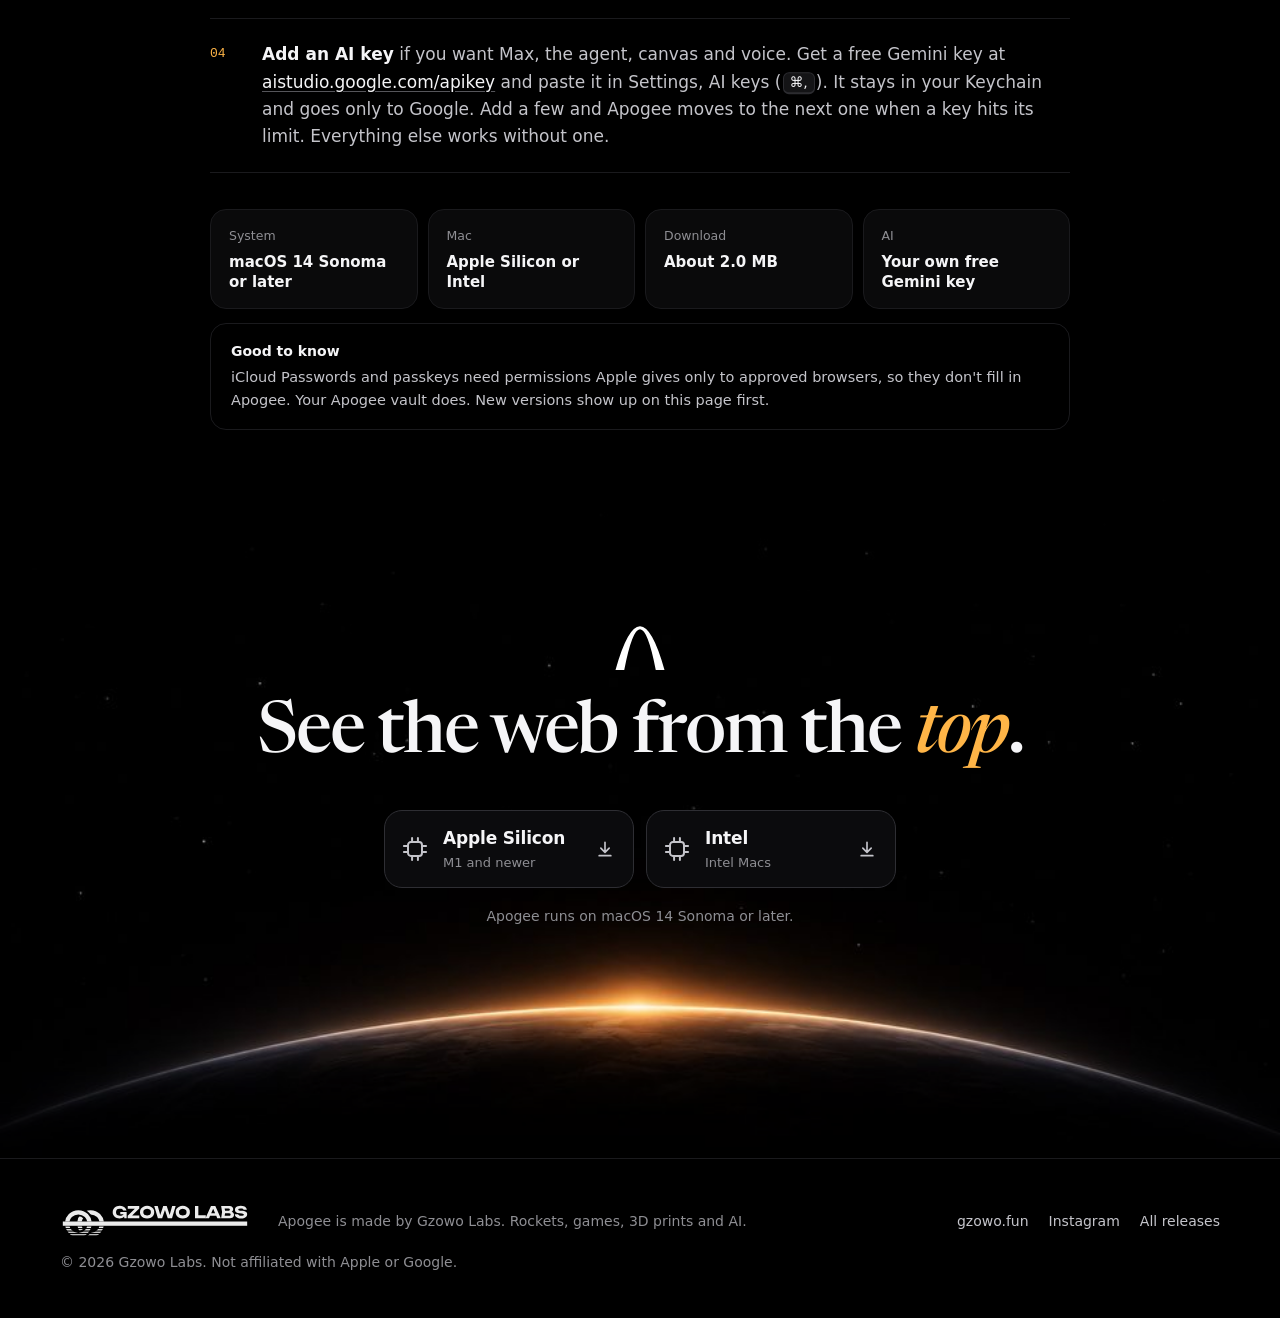
<file: v1.3/index.html>
<!doctype html>
<html lang="en">
<head>
<meta charset="utf-8">
<meta name="viewport" content="width=device-width, initial-scale=1, viewport-fit=cover">
<title>Apogee · A browser for Mac</title>
<meta name="description" content="Apogee is a native Mac browser by Gzowo Labs. Every ad blocked, YouTube without the noise, answer boards from the address bar and an assistant that does the clicking. Free for Apple Silicon and Intel Macs.">
<meta name="theme-color" content="#000000">
<meta name="color-scheme" content="dark">
<link rel="canonical" href="https://apogee.gzowo.fun/">
<meta property="og:type" content="website">
<meta property="og:site_name" content="Apogee">
<meta property="og:title" content="Apogee, a browser for Mac">
<meta property="og:description" content="Every ad blocked, YouTube without the noise, answer boards from the address bar and an assistant that does the clicking. Free for Apple Silicon and Intel.">
<meta property="og:url" content="https://apogee.gzowo.fun/">
<meta property="og:image" content="https://apogee.gzowo.fun/assets/og.jpg">
<meta property="og:image:width" content="1200">
<meta property="og:image:height" content="630">
<meta name="twitter:card" content="summary_large_image">
<link rel="icon" href="assets/favicon.svg" type="image/svg+xml">
<link rel="icon" href="assets/favicon-32.png" sizes="32x32" type="image/png">
<link rel="apple-touch-icon" href="assets/apple-touch-icon.png">
<link rel="preload" as="image" href="assets/horizon-1672.jpg" imagesrcset="assets/horizon-960.jpg 960w, assets/horizon-1672.jpg 1672w" imagesizes="100vw">
<link rel="preconnect" href="https://fonts.googleapis.com">
<link rel="preconnect" href="https://fonts.gstatic.com" crossorigin>
<link rel="stylesheet" href="https://fonts.googleapis.com/css2?family=Newsreader:ital,opsz,wght@0,6..72,400..600;1,6..72,400..600&display=swap" media="print" onload="this.media='all'">
<link rel="stylesheet" href="assets/site.css">
<script>document.documentElement.classList.add('js')</script>
<script src="assets/site.js" defer></script>
</head>
<body>
<svg width="0" height="0" style="position:absolute" aria-hidden="true">
  <symbol id="arch" viewBox="18 22 64 58"><path d="M22 76 Q50 -24 78 76 L68 76 Q50 -17 32 76 Z"/></symbol>
  <symbol id="shield" viewBox="0 0 24 24"><path d="M12 3 4.5 6v5.6c0 4.6 3.1 8.3 7.5 9.4 4.4-1.1 7.5-4.8 7.5-9.4V6L12 3Z" fill="none" stroke="currentColor" stroke-width="1.8" stroke-linejoin="round"/></symbol>
  <symbol id="spark" viewBox="0 0 24 24"><path d="M12 2.5c.5 4.6 2.4 8 9.5 9.5-7.1 1.5-9 4.9-9.5 9.5-.5-4.6-2.4-8-9.5-9.5 7.1-1.5 9-4.9 9.5-9.5Z" fill="currentColor"/></symbol>
  <symbol id="lock" viewBox="0 0 24 24"><path d="M7 10V7.5a5 5 0 0 1 10 0V10" fill="none" stroke="currentColor" stroke-width="2"/><rect x="5" y="10" width="14" height="11" rx="2.5" fill="currentColor"/></symbol>
  <symbol id="mic" viewBox="0 0 24 24"><rect x="8.5" y="3" width="7" height="12" rx="3.5" fill="currentColor"/><path d="M5.5 11.5a6.5 6.5 0 0 0 13 0M12 18v3" fill="none" stroke="currentColor" stroke-width="1.8" stroke-linecap="round"/></symbol>
  <symbol id="key" viewBox="0 0 24 24"><circle cx="8" cy="12" r="4.2" fill="none" stroke="currentColor" stroke-width="2"/><path d="M12 12h9M18 12v3.5M15.5 12v2.5" fill="none" stroke="currentColor" stroke-width="2" stroke-linecap="round"/></symbol>
  <symbol id="chip" viewBox="0 0 24 24"><rect x="6" y="6" width="12" height="12" rx="2.5" fill="none" stroke="currentColor" stroke-width="1.7"/><path d="M9.5 2.5v3M14.5 2.5v3M9.5 18.5v3M14.5 18.5v3M2.5 9.5h3M2.5 14.5h3M18.5 9.5h3M18.5 14.5h3" stroke="currentColor" stroke-width="1.7" stroke-linecap="round"/></symbol>
  <symbol id="down" viewBox="0 0 24 24"><path d="M12 4v12m0 0-5-5m5 5 5-5M5 20h14" fill="none" stroke="currentColor" stroke-width="2" stroke-linecap="round" stroke-linejoin="round"/></symbol>
</svg>

<header class="nav" id="nav">
  <a class="brand" href="#top" aria-label="Apogee"><svg class="arch"><use href="#arch"/></svg><span>Apogee</span></a>
  <nav class="links" aria-label="Sections">
    <a href="#features">Features</a>
    <a href="#new">What's new</a>
    <a href="#compare">Compare</a>
    <a href="#install">Install</a>
  </nav>
  <a class="nav-dl" href="#download">Download</a>
</header>

<main id="top">
  <section class="hero">
    <div class="hero-copy wrap">
      <p class="eyebrow">A browser for Mac by Gzowo Labs</p>
      <h1>The web at its <em>highest</em> point.</h1>
      <p class="lede">A native Mac browser built on WebKit. Every ad blocked, YouTube without the noise, answers drawn as boards and an assistant that does the clicking for you.</p>
      <div class="dl" id="download" data-dl>
        <a class="chip" data-arch="arm64" href="https://github.com/JerzySukiennik/apogee/releases/latest/download/Apogee-Apple-Silicon.dmg">
          <svg class="chip-ic"><use href="#chip"/></svg>
          <span class="chip-t"><b>Apple Silicon</b><small>M1 and newer · <span data-size="arm64">1.9 MB</span></small></span>
          <svg class="chip-dl"><use href="#down"/></svg>
          <span class="chip-tag">Your Mac</span>
        </a>
        <a class="chip" data-arch="x86_64" href="https://github.com/JerzySukiennik/apogee/releases/latest/download/Apogee-Intel.dmg">
          <svg class="chip-ic"><use href="#chip"/></svg>
          <span class="chip-t"><b>Intel</b><small>Intel Macs · <span data-size="x86_64">2.0 MB</span></small></span>
          <svg class="chip-dl"><use href="#down"/></svg>
          <span class="chip-tag">Your Mac</span>
        </a>
      </div>
      <p class="dl-meta"><span data-dl-note>Version 0.4.2 · Free · macOS 14 Sonoma or later</span><span class="sep">·</span><a href="#install">How to open it</a></p>
      <details class="which">
        <summary>Which one do I need?</summary>
        <p>Open the Apple menu and choose About This Mac. If it says <b>Chip: Apple M1</b> or any other M chip, take Apple Silicon. If it says <b>Processor: Intel</b>, take Intel.</p>
      </details>
    </div>
    <div class="sky" aria-hidden="true">
      <img src="assets/horizon-1672.jpg" srcset="assets/horizon-960.jpg 960w, assets/horizon-1672.jpg 1672w" sizes="max(100vw, 820px)" alt="" width="1672" height="941" fetchpriority="high">
    </div>
  </section>

  <section class="show" aria-label="The Apogee window">
    <div class="win win-xl reveal">
      <div class="strip">
        <span class="lights" aria-hidden="true"><i></i><i></i><i></i></span>
        <span class="pins" aria-hidden="true">
          <span class="pin"><span class="lt" style="background:#fff;color:#000">▶</span></span>
          <span class="pin"><span class="lt" style="background:#e5e5ea;color:#000">M</span></span>
          <span class="pin"><span class="lt">W</span></span>
          <span class="pin"><span class="lt">G</span></span>
        </span>
        <span class="tab on"><span class="tt">New Tab</span><span class="x">×</span></span>
        <span class="tab"><span class="fq">?</span><span class="tt">The farthest point of an orbit</span></span>
        <span class="tab wide"><span class="fq yt">▶</span><span class="tt">Sunrise from orbit, 4K</span></span>
        <span class="plus">+</span>
      </div>
      <div class="navrow">
        <span class="navb">‹</span><span class="navb dim">›</span><span class="navb">↻</span>
        <span class="addr"><span class="ph">Search, or type ?question</span><svg class="sh"><use href="#shield"/></svg></span>
        <span class="ai"><svg><use href="#spark"/></svg></span>
      </div>
      <div class="newtab">
        <div class="clk" data-clock>9:41</div>
        <div class="dt" data-date>Monday, November 9</div>
        <div class="gr"><span class="ring"></span><span data-greet>Good morning.</span></div>
        <div class="fav">
          <span><i class="tile"><span class="lt" style="background:#fff;color:#000">▶</span></i>YouTube</span>
          <span><i class="tile"><span class="lt" style="background:#e5e5ea;color:#000">M</span></i>Gmail</span>
          <span><i class="tile"><span class="lt">W</span></i>Wikipedia</span>
          <span><i class="tile"><span class="lt">G</span></i>GitHub</span>
        </div>
      </div>
    </div>
  </section>

  <section class="features" id="features">
    <div class="wrap head reveal">
      <p class="kicker">Features</p>
      <h2>Everything built in. <em>Nothing</em> to install.</h2>
      <p class="sub">No extensions, no add-ons, no account. Every demo below is live, so go ahead and press things.</p>
    </div>

    <article class="feat wrap" id="canvas">
      <div class="feat-text reveal">
        <p class="label" style="--c:var(--blue)">Canvas</p>
        <h3>Ask with a <em>question mark</em>.</h3>
        <p>Type <kbd>?</kbd> and a question in the address bar and Apogee builds a board: a straight answer, facts with their sources, diagrams and small simulations you can play with. Follow-ups land on the same board, and <kbd>⇧</kbd><kbd>↩</kbd> turns any search into one.</p>
        <ul class="ticks">
          <li>The answer in about a second, the full board in five to eight</li>
          <li>Real photos from Wikimedia Commons, never generated ones</li>
          <li>Boards disappear when you close them</li>
        </ul>
      </div>
      <div class="demo reveal" data-demo="canvas">
        <div class="win">
          <div class="navrow mini"><span class="addr"><span class="typed" data-typed></span><span class="caret" aria-hidden="true"></span></span></div>
          <div class="board" data-board aria-live="polite"></div>
        </div>
        <div class="tries" role="group" aria-label="Try a question">
          <button type="button" data-q="apogee" class="on">?what is an apogee</button>
          <button type="button" data-q="nozzle">?how does a rocket nozzle work</button>
        </div>
      </div>
    </article>

    <article class="feat wrap flip" id="max">
      <div class="feat-text reveal">
        <p class="label" style="--c:var(--acc)">Max and the agent</p>
        <h3>Max reads the page. The agent does the <em>clicking</em>.</h3>
        <p>Press <kbd>⌘J</kbd> and ask about anything on screen, long videos included. Ask it to do something and the agent takes over the tab: it searches, clicks and types on its own, then stops and asks before payments, passwords, purchases, messages and deleting anything. <kbd>esc</kbd> stops it at any time.</p>
        <ul class="ticks">
          <li>A separate conversation for every tab</li>
          <li>Pick its name, personality and color</li>
          <li>Runs on Google Gemini with your own free key</li>
        </ul>
      </div>
      <div class="demo reveal" data-demo="max">
        <div class="win">
          <div class="navrow mini"><span class="addr"><svg class="lk"><use href="#lock"/></svg>orbit-supply.example/cables</span><span class="ai on"><svg><use href="#spark"/></svg></span></div>
          <div class="split">
            <div class="shop" data-shop>
              <div class="shop-h"><b>Orbit Supply</b><span class="cart">Cart <i data-cart>0</i></span></div>
              <p class="shop-t">USB-C cables</p>
              <div class="prods">
                <div class="prod" data-p="braided"><span class="pimg"><i></i></span><b>Braided cable</b><small>1 m · 100 W</small><span class="price">$12.99</span><span class="btn">Add to cart</span></div>
                <div class="prod" data-p="long"><span class="pimg"><i></i></span><b>Fast charge cable</b><small>2 m · 60 W</small><span class="price">$7.49</span><span class="btn">Add to cart</span></div>
                <div class="prod" data-p="basic"><span class="pimg"><i></i></span><b>Basic cable</b><small>1 m · 60 W</small><span class="price">$4.99</span><span class="btn" data-buy>Add to cart</span></div>
              </div>
              <div class="checkout" data-checkout><span>Checkout</span><b>Basic cable</b><span class="pay">Pay $4.99</span></div>
            </div>
            <aside class="panel">
              <div class="ph"><span class="halo"></span><b>Max</b><span class="pdim">This tab</span></div>
              <div class="msgs" data-msgs><p class="hint">Ask about this page, or tell Max to do something.</p></div>
              <div class="inp"><span data-inp>Ask Max</span><span class="send">↑</span></div>
            </aside>
          </div>
          <span class="cursor" data-cursor aria-hidden="true"></span>
        </div>
        <div class="tries" role="group" aria-label="Try Max">
          <button type="button" data-a="ask">Which one is the best value?</button>
          <button type="button" data-a="do">Buy the cheapest one</button>
        </div>
      </div>
    </article>

    <article class="feat wrap" id="blocking">
      <div class="feat-text reveal">
        <p class="label" style="--c:var(--green)">Ad blocking</p>
        <h3>Ads and trackers, <em>gone</em>.</h3>
        <p>234,000 rules from 15 lists run inside WebKit itself, so ads, trackers and app telemetry are stopped before a page even asks for them. YouTube gets its own blocker for the ads that lists can't catch. One click on the shield turns blocking off for a single site.</p>
        <ul class="ticks">
          <li>EasyList, EasyPrivacy, AdGuard, Peter Lowe and more</li>
          <li>Lists update by themselves once a week</li>
          <li>Pages load lighter, so they load faster</li>
        </ul>
      </div>
      <div class="demo reveal" data-demo="ads">
        <div class="win">
          <div class="navrow mini"><span class="addr"><svg class="lk"><use href="#lock"/></svg>dailyorbit.example/launch-recap<button type="button" class="shield on" data-shield aria-pressed="true" aria-label="Ad blocking for this site"><svg><use href="#shield"/></svg></button></span></div>
          <div class="news" data-news>
            <div class="ad ad-top"><span>Ad</span></div>
            <div class="news-body">
              <div class="art">
                <p class="nk">Launch recap</p>
                <p class="nh">Second stage reaches orbit on the first try</p>
                <p class="nt">The upper stage lit on time, burned for six minutes and settled into a 400 km orbit.</p>
                <i class="ln"></i><i class="ln"></i><i class="ln s"></i>
                <div class="ad ad-in"><span>Sponsored</span></div>
                <i class="ln"></i><i class="ln"></i><i class="ln"></i><i class="ln s"></i>
                <p class="nt">Recovery teams are already out at sea for the booster, and the next flight is set for early spring.</p>
                <i class="ln"></i><i class="ln"></i><i class="ln"></i><i class="ln"></i><i class="ln s"></i>
                <i class="ln"></i><i class="ln"></i><i class="ln s"></i>
              </div>
              <div class="ad ad-side"><span>Ad</span></div>
            </div>
            <div class="ad ad-pop"><span>Ad</span></div>
          </div>
        </div>
        <div class="blocked">
          <p>Never loaded on this page</p>
          <ul data-log>
            <li>securepubads.g.doubleclick.net</li>
            <li>pagead2.googlesyndication.com</li>
            <li>www.googletagmanager.com</li>
            <li>connect.facebook.net</li>
            <li>static.criteo.net</li>
            <li>c.amazon-adsystem.com</li>
          </ul>
        </div>
        <div class="tries" role="group" aria-label="Try ad blocking">
          <button type="button" data-shield-btn>Turn blocking off for this site</button>
        </div>
      </div>
    </article>

    <article class="feat wrap flip" id="youtube">
      <div class="feat-text reveal">
        <p class="label" style="--c:#fff">YouTube</p>
        <h3>YouTube, <em>without the noise</em>.</h3>
        <p>No ads, sponsor segments skipped with SponsorBlock, the highest quality picked on every video and ambient light that spills the colors of the video around the player. YouTube also stays pitch black, the way it should look on a dark Mac.</p>
        <ul class="ticks">
          <li>Picture in picture for any video</li>
          <li>Ask Max to sum up a video from its captions</li>
          <li>Full screen video that fills the whole screen</li>
        </ul>
      </div>
      <div class="demo reveal" data-demo="yt">
        <div class="win">
          <div class="navrow mini"><span class="addr"><svg class="lk"><use href="#lock"/></svg>youtube.com/watch?v=sunrise</span></div>
          <div class="yt">
            <div class="stage">
              <div class="amb" data-amb><img src="assets/ambient.jpg" alt="" width="96" height="54"></div>
              <div class="player" data-player>
                <img class="frame" data-frame src="assets/horizon-960.jpg" alt="Sunrise over the curve of the Earth" width="960" height="540" loading="lazy">
                <div class="toast" data-toast></div>
                <button type="button" class="big-play" data-play aria-label="Play"><span></span></button>
                <div class="ctrls">
                  <div class="bar"><span class="seg" style="left:30%;width:13%"></span><span class="prog" data-prog></span></div>
                  <div class="row"><span class="time" data-time>0:00 / 4:12</span><span class="q">2160p60 <b>Highest</b></span></div>
                </div>
              </div>
            </div>
            <div class="yt-meta"><b>Sunrise from orbit, 4K</b><span>Orbit Films · 1.2M views</span></div>
          </div>
        </div>
        <div class="tries" role="group" aria-label="Try YouTube">
          <button type="button" data-play-btn>Play</button>
          <button type="button" data-amb-btn class="on" aria-pressed="true">Ambient light</button>
        </div>
      </div>
    </article>

    <article class="feat wrap" id="passwords">
      <div class="feat-text reveal">
        <p class="label" style="--c:var(--acc)">Passwords</p>
        <h3>Passwords that stay <em>on your Mac</em>.</h3>
        <p>A vault in your macOS Keychain that fills logins, offers to save new ones after you sign in and makes strong passwords for new accounts. Bring your passwords and sign-ins from Chrome or Brave, import a CSV from the Passwords app, or export one back whenever you like.</p>
        <ul class="ticks">
          <li>Fills only on the exact site the password belongs to</li>
          <li>Never for this site, when you'd rather it didn't ask</li>
          <li>Nothing leaves your Mac</li>
        </ul>
      </div>
      <div class="demo reveal" data-demo="vault">
        <div class="win">
          <div class="navrow mini"><span class="addr"><svg class="lk"><use href="#lock"/></svg>orbit-supply.example/sign-in</span></div>
          <div class="login">
            <div class="lg">
              <b class="lg-brand">Orbit Supply</b>
              <p class="lg-title" data-lg-title>Sign in</p>
              <span class="lab">Email</span>
              <span class="field" data-email></span>
              <div class="pop" data-pop>
                <span class="pop-h"><svg><use href="#key"/></svg>Apogee Passwords</span>
                <button type="button" class="pop-row" data-fill><span><b>alex@orbit.mail</b><small>••••••••••••</small></span><em>Fill</em></button>
              </div>
              <span class="lab">Password</span>
              <span class="field pw" data-pass></span>
              <div class="pop gen" data-gen>
                <span class="pop-h"><svg><use href="#key"/></svg>Strong password</span>
                <code data-pw></code>
                <span class="gen-b"><button type="button" data-regen>New one</button><button type="button" class="use" data-use>Use it</button></span>
              </div>
              <span class="lg-btn" data-lg-btn>Sign in</span>
            </div>
          </div>
          <div class="savebar" data-save>
            <svg class="k"><use href="#key"/></svg>
            <span class="sv-t" data-save-t>Save password for orbit-supply.example?</span>
            <span class="sv-b"><button type="button" class="ghost">Never for this site</button><button type="button" class="acc" data-save-btn>Save</button></span>
          </div>
        </div>
        <div class="tries" role="group" aria-label="Try passwords">
          <button type="button" data-v="fill" class="on">Fill a saved login</button>
          <button type="button" data-v="new">Create an account</button>
        </div>
      </div>
    </article>

    <article class="feat wrap flip" id="voice">
      <div class="feat-text reveal">
        <p class="label" style="--c:var(--acc)">Voice</p>
        <h3>Talk to it. <em>Out loud.</em></h3>
        <p>Hold <kbd>⇧⌘D</kbd> to dictate, or press <kbd>⇧⌘L</kbd> for a live conversation with Max. It answers with a voice that fits its personality, cancels its own echo and lets you cut in mid-sentence. Every word lands in the chat as captions.</p>
        <ul class="ticks">
          <li>Understands the language your Mac is set to</li>
          <li>Live voice connects in about a second</li>
          <li>Hand it a task and the agent takes it from there</li>
        </ul>
      </div>
      <div class="demo reveal" data-demo="voice">
        <div class="win voice-win">
          <div class="vpanel">
            <div class="ph"><span class="halo" data-halo></span><b>Max</b><span class="pdim" data-vstate>Ready</span></div>
            <div class="msgs" data-vmsgs><p class="hint">Hold the button and ask something.</p></div>
            <div class="wave" data-wave aria-hidden="true"></div>
            <p class="transcript" data-tr></p>
          </div>
        </div>
        <div class="talk-row">
          <button type="button" class="talk" data-talk><svg><use href="#mic"/></svg><span data-talk-t>Hold to talk</span></button>
        </div>
        <div class="tries" role="group" aria-label="Try voice">
          <button type="button" data-live>Try a live conversation</button>
        </div>
      </div>
    </article>

    <div class="wrap more reveal">
      <h4>And the everyday things, done well</h4>
      <ul>
        <li><b>Tab overview.</b> Pinch a page at 100% to see every tab.</li>
        <li><b>Three-finger swipe</b> between tabs.</li>
        <li><b>Translate</b> any page on your Mac, offline, with <kbd>⌥⌘T</kbd>.</li>
        <li><b>Find in page</b> with a match count.</li>
        <li><b>Zoom per site</b>, remembered.</li>
        <li><b>Full screen</b> without the bars, with <kbd>⇧⌘F</kbd>.</li>
        <li><b>Dark mode</b> on every site that has its own.</li>
        <li><b>Downloads</b> that always ask where to save.</li>
        <li><b>A new tab clock</b> you can make yours.</li>
      </ul>
    </div>
  </section>

  <section class="new" id="new">
    <div class="wrap">
      <div class="head reveal">
        <p class="kicker">What's new</p>
        <h2>Version 0.4, now with <em>Media</em>.</h2>
      </div>
      <div class="rels">
        <article class="rel reveal">
          <div class="rel-v"><b>0.4.2</b><span>Downloads fix</span></div>
          <ul>
            <li><b>Download Image</b> and <b>Download Linked File</b> in the right-click menu now save the file.</li>
          </ul>
        </article>
        <article class="rel reveal">
          <div class="rel-v"><b>0.4.1</b><span>YouTube fix</span></div>
          <ul>
            <li>YouTube no longer reloads a video a second after it starts. Quality now fits the player on your screen and steps down by itself if your Mac drops frames.</li>
            <li>Ambient light is smoother and stays out of the way while you seek.</li>
            <li>Switching between a pinned site and a tab is quicker.</li>
          </ul>
        </article>
        <article class="rel reveal">
          <div class="rel-v"><b>0.4</b><span>November 2026</span></div>
          <ul>
            <li><b>Media</b>: films from your Mac in a full-window player, and Continue Watching across YouTube, Prime Video and Disney+.</li>
            <li><b>Updates by themselves</b>: new versions install quietly when you quit, signed and checked first.</li>
            <li><b>Tasks on a schedule</b>: ask Max to do something every morning and it runs while Apogee is open.</li>
            <li><b>Notifications</b> from sites as macOS banners, allowed one site at a time.</li>
            <li><b>Picture in picture</b> starts by itself when you switch away from a playing video.</li>
            <li>Pinned sites without an address bar, a Gemini key step in the welcome tour, and live conversation that no longer drops.</li>
          </ul>
        </article>
        <article class="rel reveal">
          <div class="rel-v"><b>0.3</b><span>November 2026</span></div>
          <ul>
            <li><b>Max</b>, an assistant in every tab that reads the page and sums up videos from their captions.</li>
            <li><b>The agent</b> clicks and types for you in the current tab, and asks before anything risky.</li>
            <li><b>Canvas boards</b> from <kbd>?</kbd> or <kbd>⇧</kbd><kbd>↩</kbd>, with sources, diagrams and live widgets.</li>
            <li><b>Voice</b>: dictation and live conversation.</li>
            <li><b>Tab overview</b> and three-finger swipes between tabs.</li>
            <li><b>Page translation</b> on device and <b>picture in picture</b>.</li>
            <li>Address bar suggestions and find in page.</li>
          </ul>
        </article>
        <article class="rel reveal">
          <div class="rel-v"><b>0.2</b><span>Blocking and YouTube</span></div>
          <ul>
            <li>Ad and tracker blocking with 234,000 rules, off per site from the shield.</li>
            <li>YouTube without ads, with SponsorBlock, highest quality and ambient light.</li>
            <li>Password vault in the Keychain, plus import from Chrome and Brave.</li>
            <li>Dark mode on sites that have their own, and a settings page.</li>
          </ul>
        </article>
        <article class="rel reveal">
          <div class="rel-v"><b>0.1</b><span>The browser</span></div>
          <ul>
            <li>A black, native window with pinned favorites, tabs and a full-width address bar.</li>
            <li>A new tab clock you can customize, and a welcome tour.</li>
            <li>Downloads that ask where to save, per-site zoom and keyboard shortcuts.</li>
          </ul>
        </article>
      </div>
    </div>
  </section>

  <section class="compare" id="compare">
    <div class="wrap">
      <div class="head reveal">
        <p class="kicker">Compare</p>
        <h2>What you get <em>out of the box</em>.</h2>
      </div>
      <div class="table-wrap reveal">
        <table>
          <thead>
            <tr><th scope="col"><span class="sr">Feature</span></th><th scope="col" class="me">Apogee</th><th scope="col">Safari</th><th scope="col">Chrome</th><th scope="col">Arc</th></tr>
          </thead>
          <tbody>
            <tr><th scope="row">Engine</th><td class="me">WebKit, native</td><td>WebKit</td><td>Chromium</td><td>Chromium</td></tr>
            <tr><th scope="row">Blocks ads on every site</th><td class="me yes">Built in</td><td>Extension</td><td>Extension</td><td>Extension</td></tr>
            <tr><th scope="row">YouTube without ads</th><td class="me yes">Built in</td><td>Extension</td><td>Extension</td><td>Extension</td></tr>
            <tr><th scope="row">Skips sponsor segments</th><td class="me yes">Built in</td><td>Extension</td><td>Extension</td><td>Extension</td></tr>
            <tr><th scope="row">Highest video quality, every time</th><td class="me yes">Automatic</td><td>Manual</td><td>Manual</td><td>Manual</td></tr>
            <tr><th scope="row">Answer boards from the address bar</th><td class="me yes">Built in</td><td class="no">No</td><td class="no">No</td><td class="no">No</td></tr>
            <tr><th scope="row">Agent that clicks and types for you</th><td class="me yes">Free, with your key</td><td class="no">No</td><td>Paid plans, US only</td><td class="no">No</td></tr>
          </tbody>
        </table>
      </div>
      <p class="note reveal">Checked in November 2026. Extension means you find and install it yourself.</p>
    </div>
  </section>

  <section class="install" id="install">
    <div class="wrap">
      <div class="head reveal">
        <p class="kicker">Install</p>
        <h2>Up and running in a <em>minute</em>.</h2>
      </div>
      <ol class="steps">
        <li class="reveal"><div><b>Download</b> the DMG for your Mac and open it.</div></li>
        <li class="reveal"><div><b>Drag Apogee</b> into your Applications folder.</div></li>
        <li class="reveal"><div><b>Open it the long way, once.</b> Apogee isn't notarized by Apple yet, so the first launch shows a warning. Here's how past it:
          <div class="os">
            <div><span class="os-n">macOS 15 Sequoia and newer</span><p>Close the warning. Open System Settings, go to Privacy &amp; Security, scroll down to Security and click <b>Open Anyway</b>. Confirm with your password and Apogee opens.</p></div>
            <div><span class="os-n">macOS 14 Sonoma</span><p>Right-click Apogee in Applications, choose <b>Open</b>, then click <b>Open</b> again in the dialog.</p></div>
          </div></div>
        </li>
        <li class="reveal"><div><b>Add an AI key</b> if you want Max, the agent, canvas and voice. Get a free Gemini key at <a href="https://aistudio.google.com/apikey" target="_blank" rel="noopener">aistudio.google.com/apikey</a> and paste it in Settings, AI keys (<kbd>⌘,</kbd>). It stays in your Keychain and goes only to Google. Add a few and Apogee moves to the next one when a key hits its limit. Everything else works without one.</div></li>
      </ol>
      <div class="req reveal">
        <div><span>System</span><b>macOS 14 Sonoma or later</b></div>
        <div><span>Mac</span><b>Apple Silicon or Intel</b></div>
        <div><span>Download</span><b data-req-size>About 2.0 MB</b></div>
        <div><span>AI</span><b>Your own free Gemini key</b></div>
      </div>
      <div class="good reveal">
        <h4>Good to know</h4>
        <p>iCloud Passwords and passkeys need permissions Apple gives only to approved browsers, so they don't fill in Apogee. Your Apogee vault does. New versions show up on this page first.</p>
      </div>
    </div>
  </section>

  <section class="end">
    <div class="end-sky" aria-hidden="true"><img src="assets/horizon-960.jpg" alt="" width="960" height="540" loading="lazy"></div>
    <div class="wrap end-in reveal">
      <svg class="arch big"><use href="#arch"/></svg>
      <h2>See the web from the <em>top</em>.</h2>
      <div class="dl" data-dl>
        <a class="chip" data-arch="arm64" href="https://github.com/JerzySukiennik/apogee/releases/latest/download/Apogee-Apple-Silicon.dmg">
          <svg class="chip-ic"><use href="#chip"/></svg>
          <span class="chip-t"><b>Apple Silicon</b><small>M1 and newer</small></span>
          <svg class="chip-dl"><use href="#down"/></svg>
          <span class="chip-tag">Your Mac</span>
        </a>
        <a class="chip" data-arch="x86_64" href="https://github.com/JerzySukiennik/apogee/releases/latest/download/Apogee-Intel.dmg">
          <svg class="chip-ic"><use href="#chip"/></svg>
          <span class="chip-t"><b>Intel</b><small>Intel Macs</small></span>
          <svg class="chip-dl"><use href="#down"/></svg>
          <span class="chip-tag">Your Mac</span>
        </a>
      </div>
      <p class="dl-meta"><span data-dl-note>Version 0.4.2 · Free · macOS 14 Sonoma or later</span></p>
    </div>
  </section>
</main>

<footer class="foot">
  <div class="wrap foot-in">
    <a class="gl" href="https://gzowo.fun" aria-label="Gzowo Labs"><img src="assets/gzowo-labs.svg" alt="Gzowo Labs" width="220" height="40"></a>
    <p>Apogee is made by Gzowo Labs. Rockets, games, 3D prints and AI.</p>
    <nav class="foot-links" aria-label="Links">
      <a href="https://gzowo.fun">gzowo.fun</a>
      <a href="https://www.instagram.com/gzowo_labs/" target="_blank" rel="noopener">Instagram</a>
      <a href="https://github.com/JerzySukiennik/apogee/releases" target="_blank" rel="noopener">All releases</a>
    </nav>
    <p class="fine">© 2026 Gzowo Labs. Not affiliated with Apple or Google.</p>
  </div>
</footer>
</body>
</html>
</file>
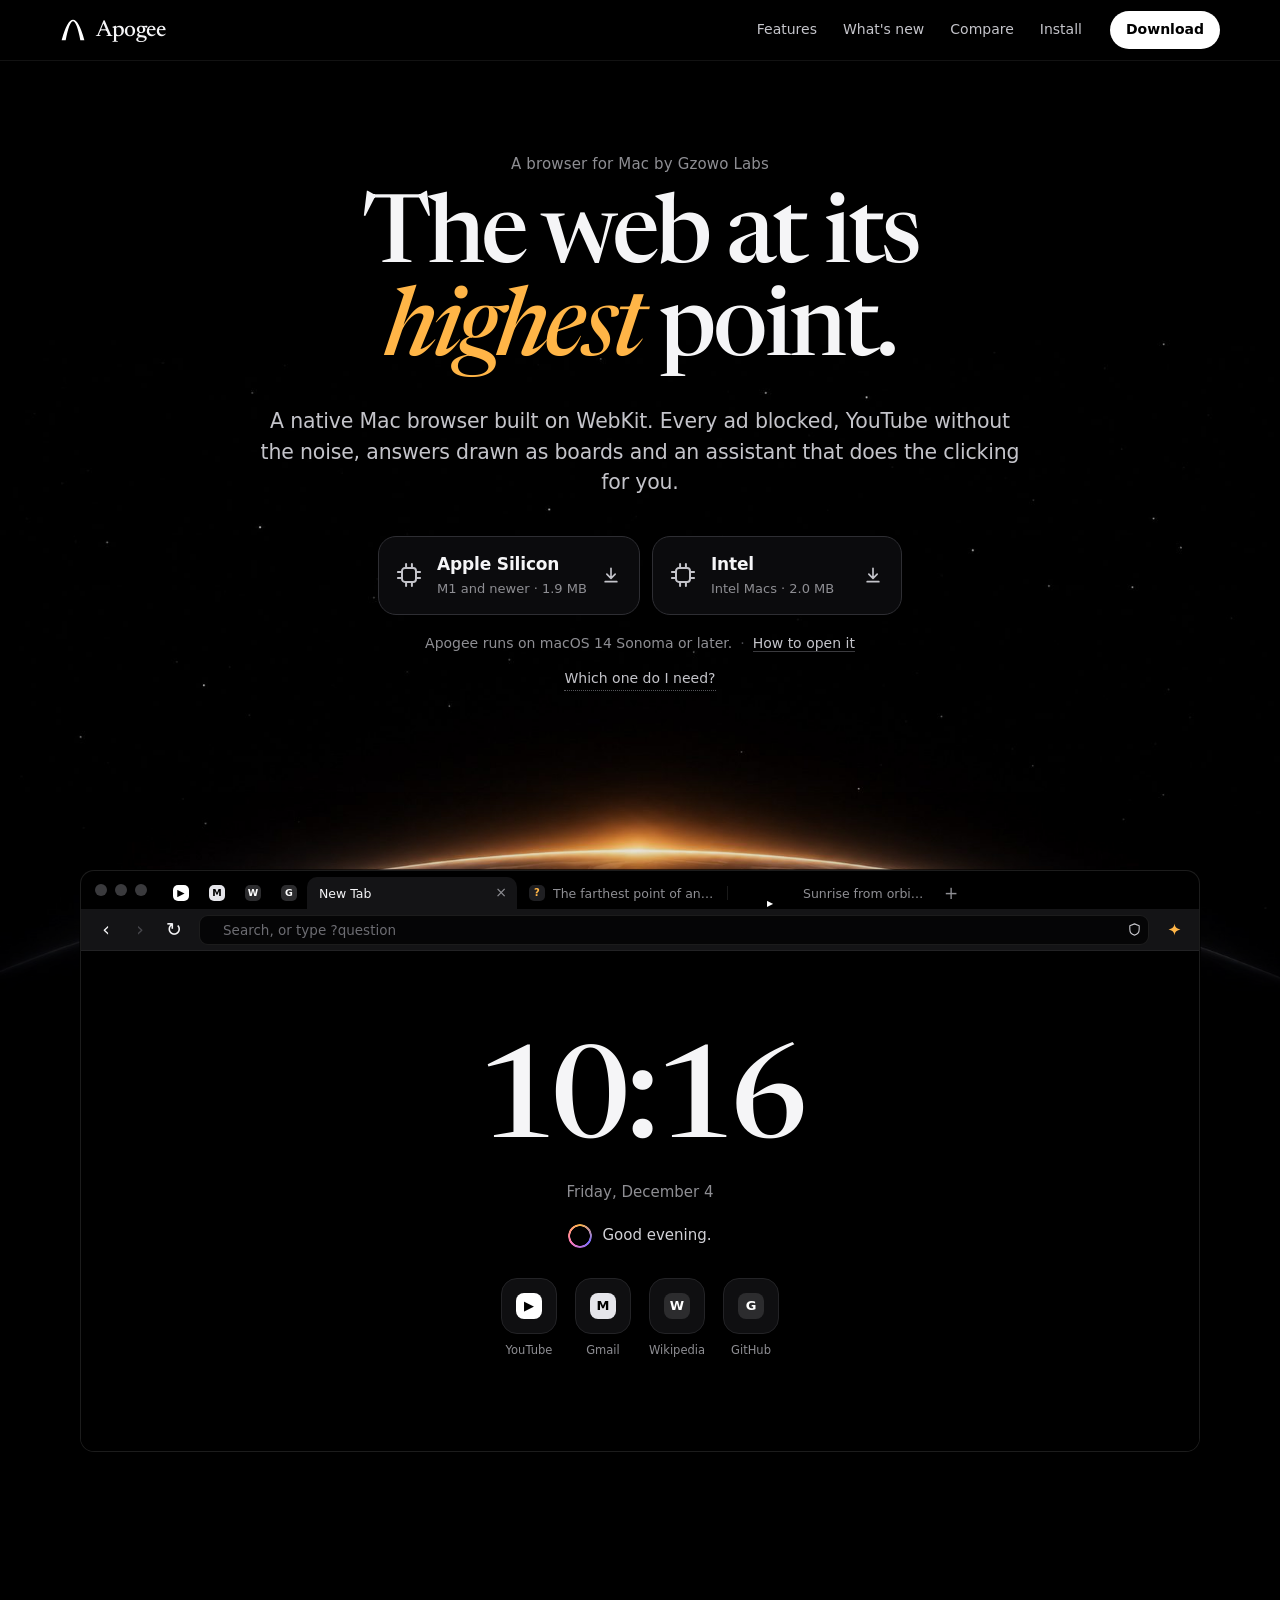
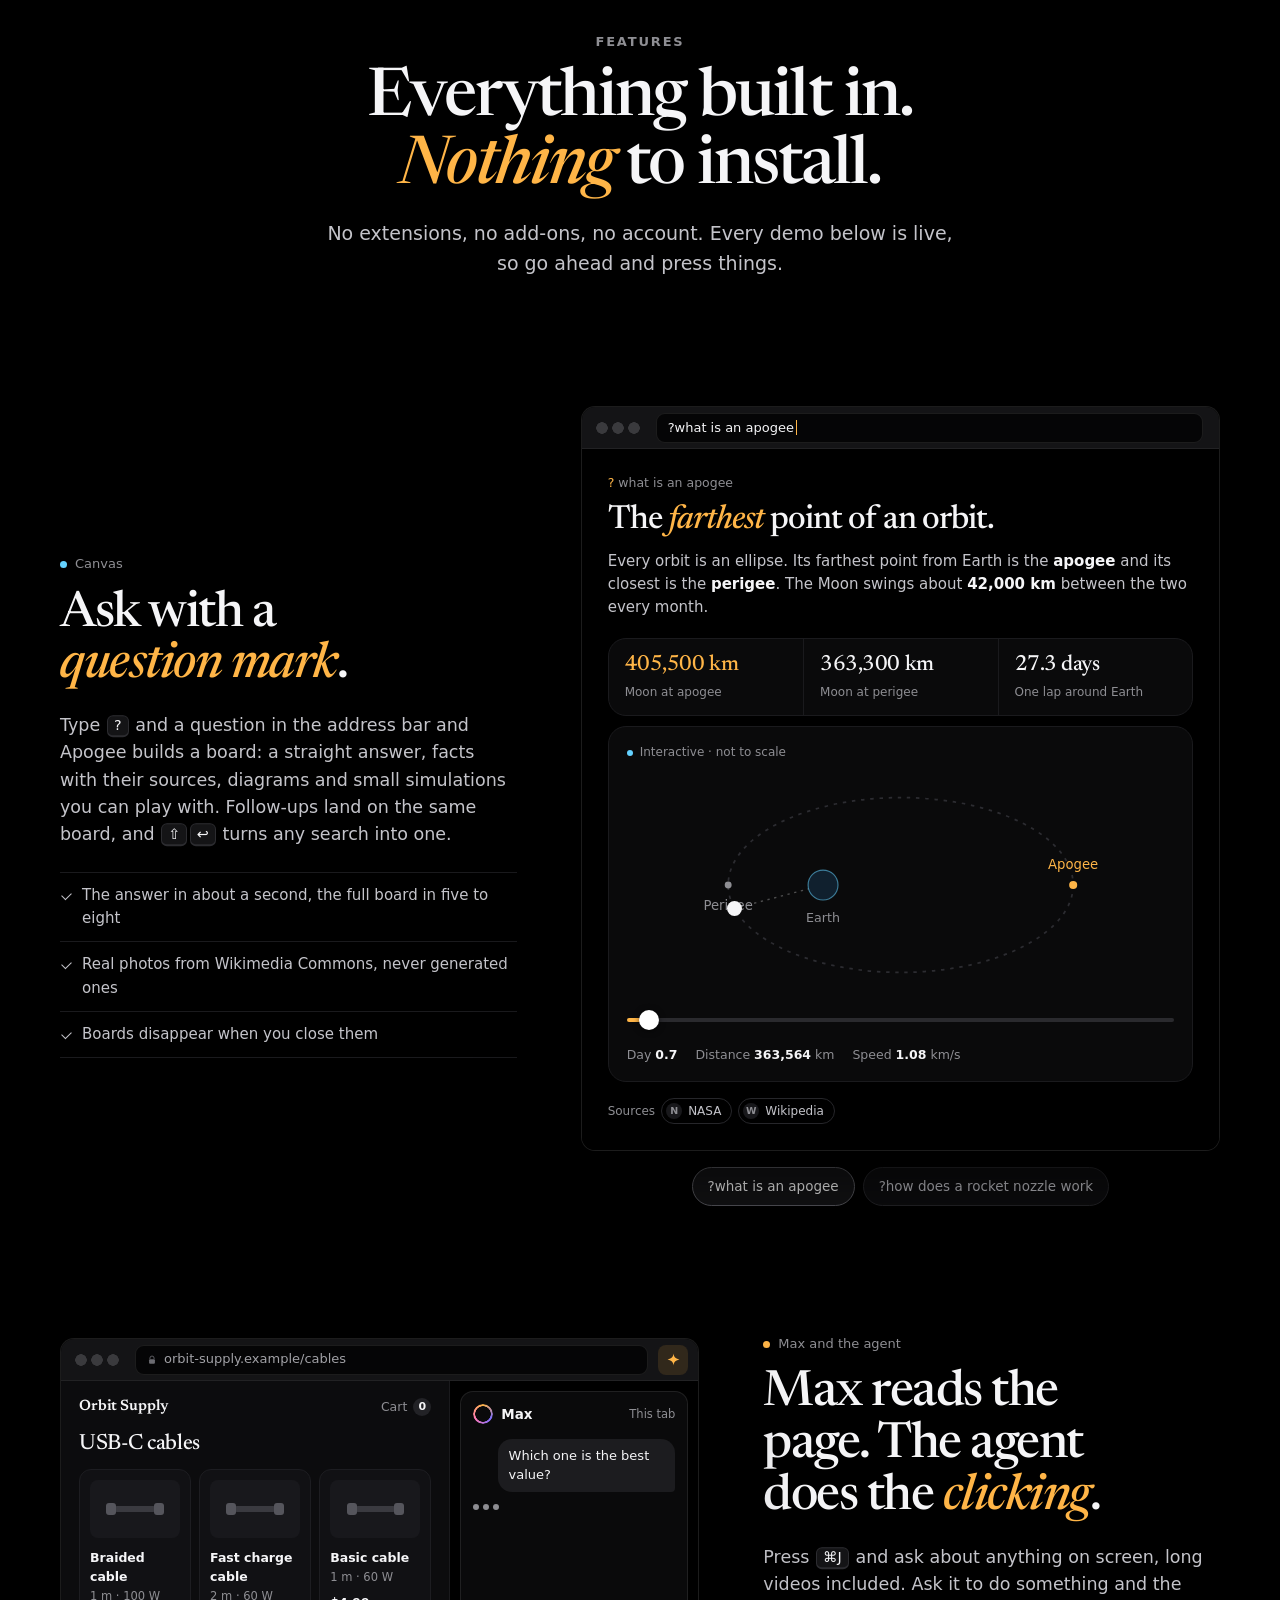
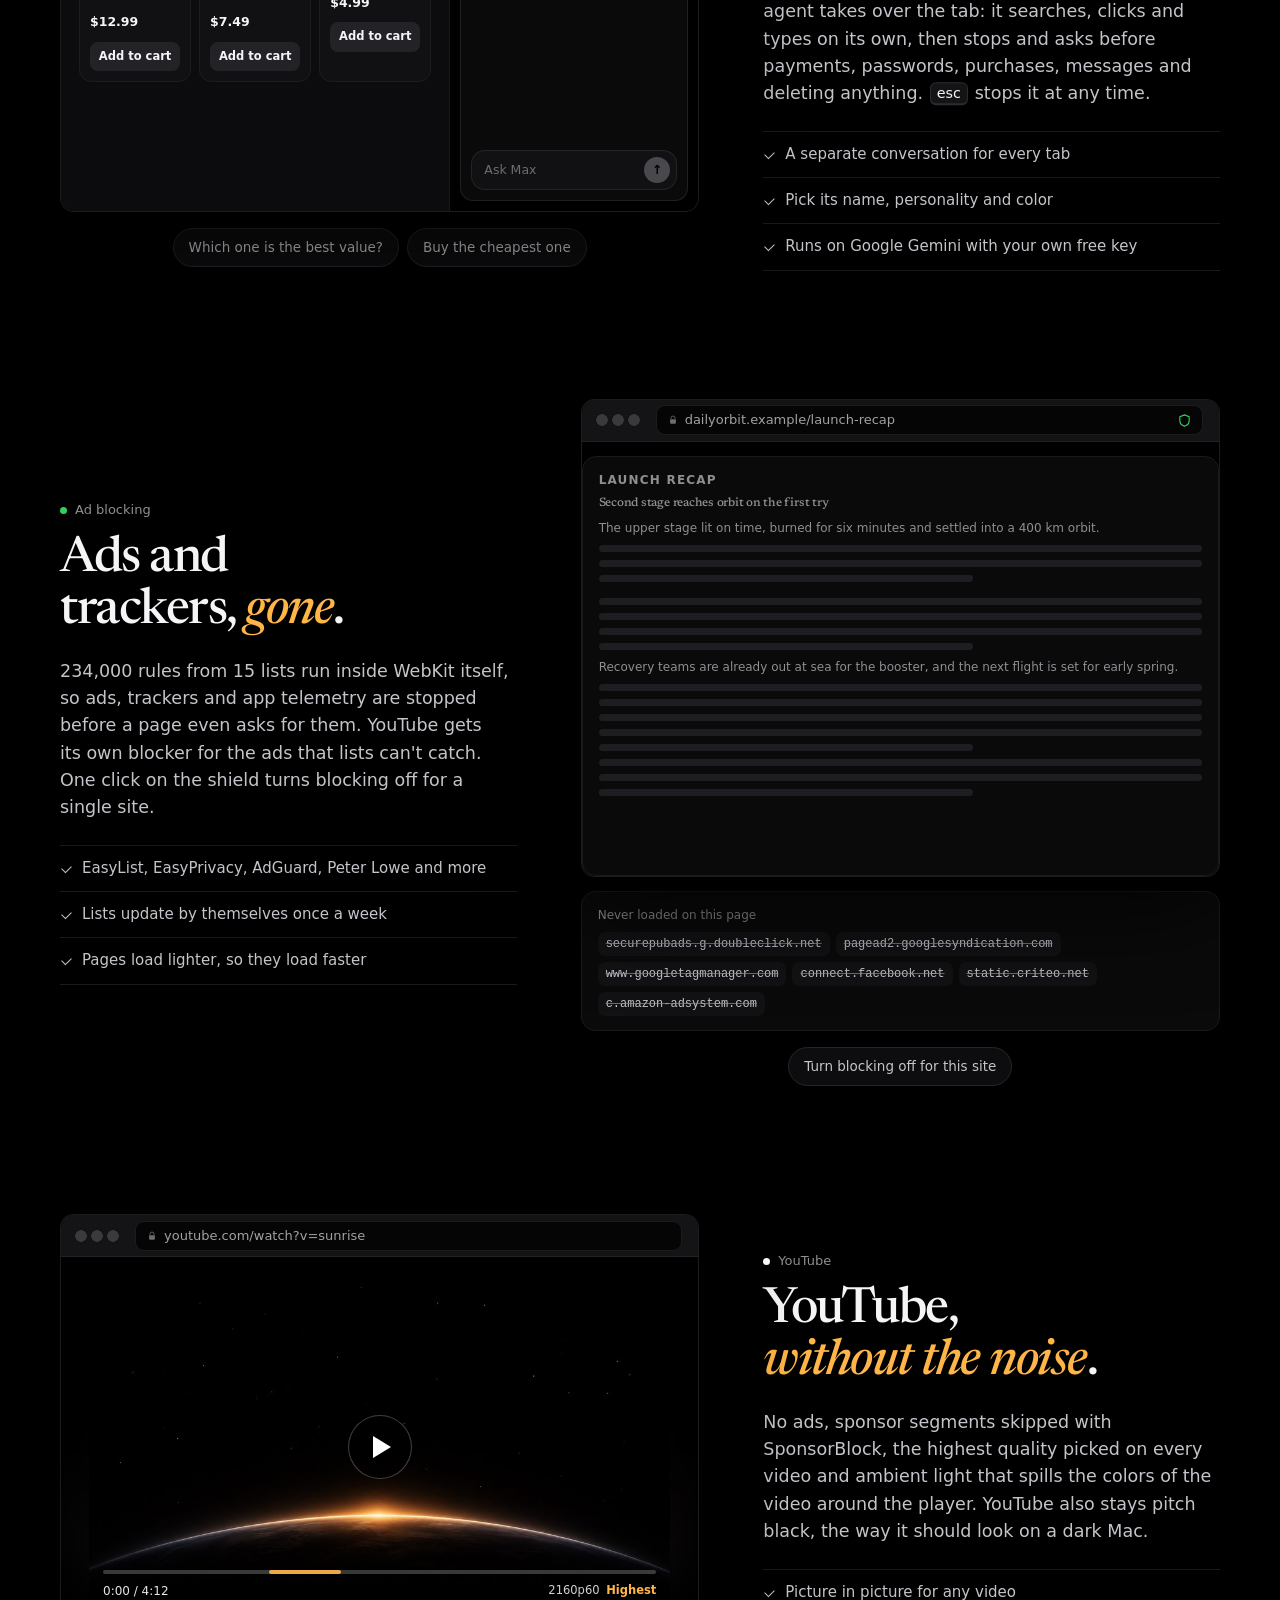
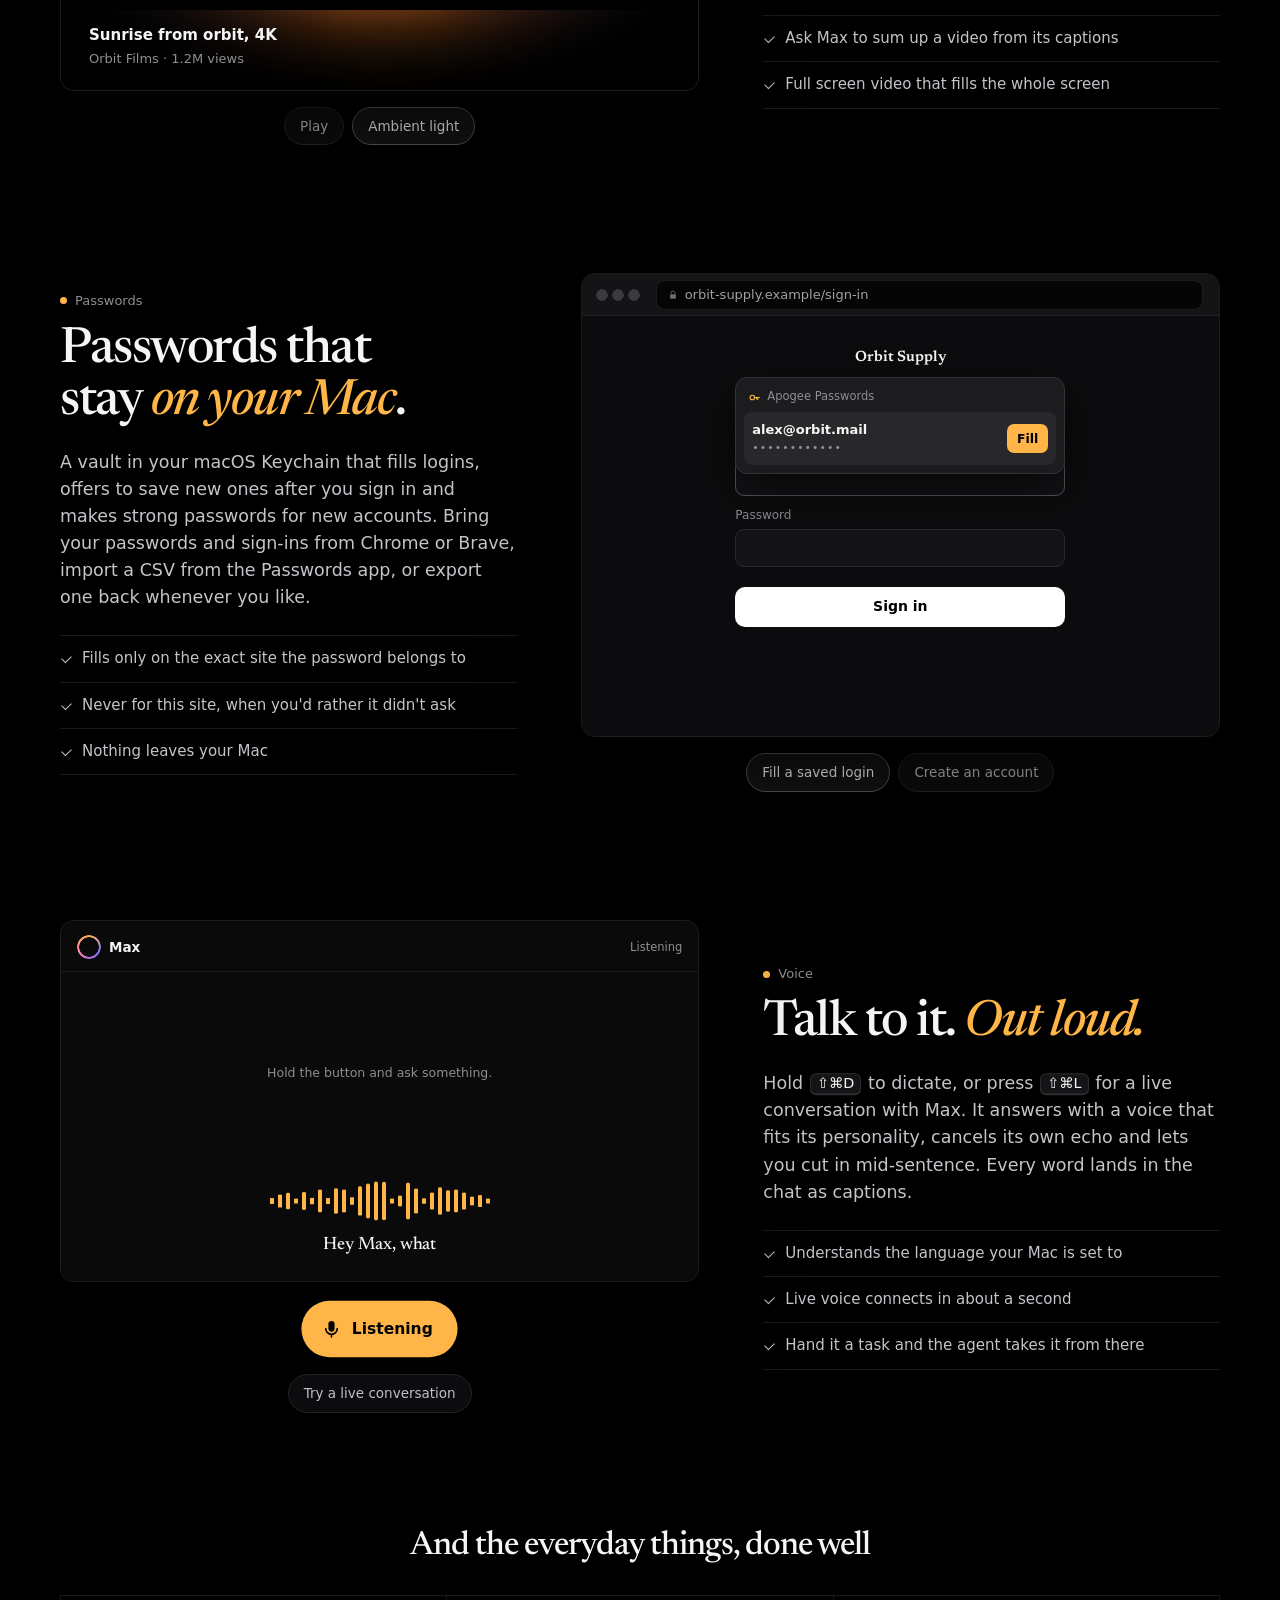
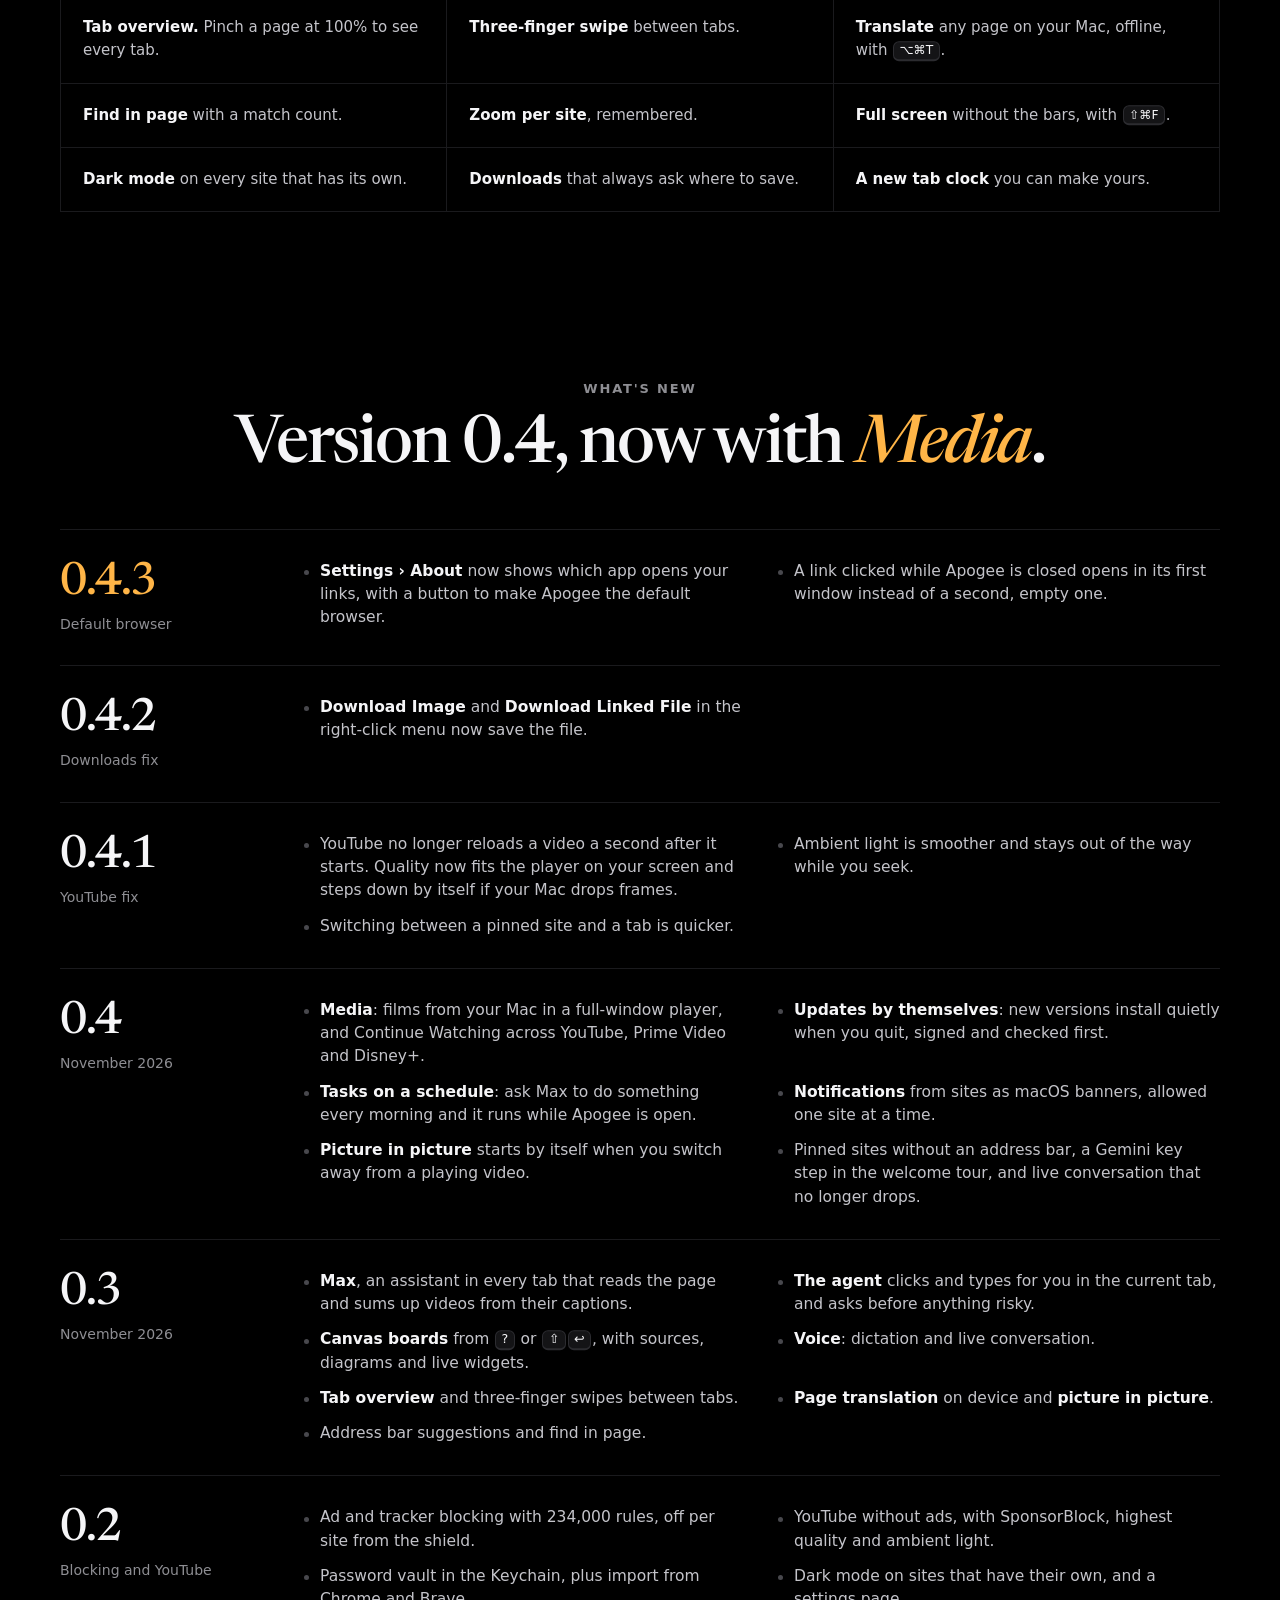
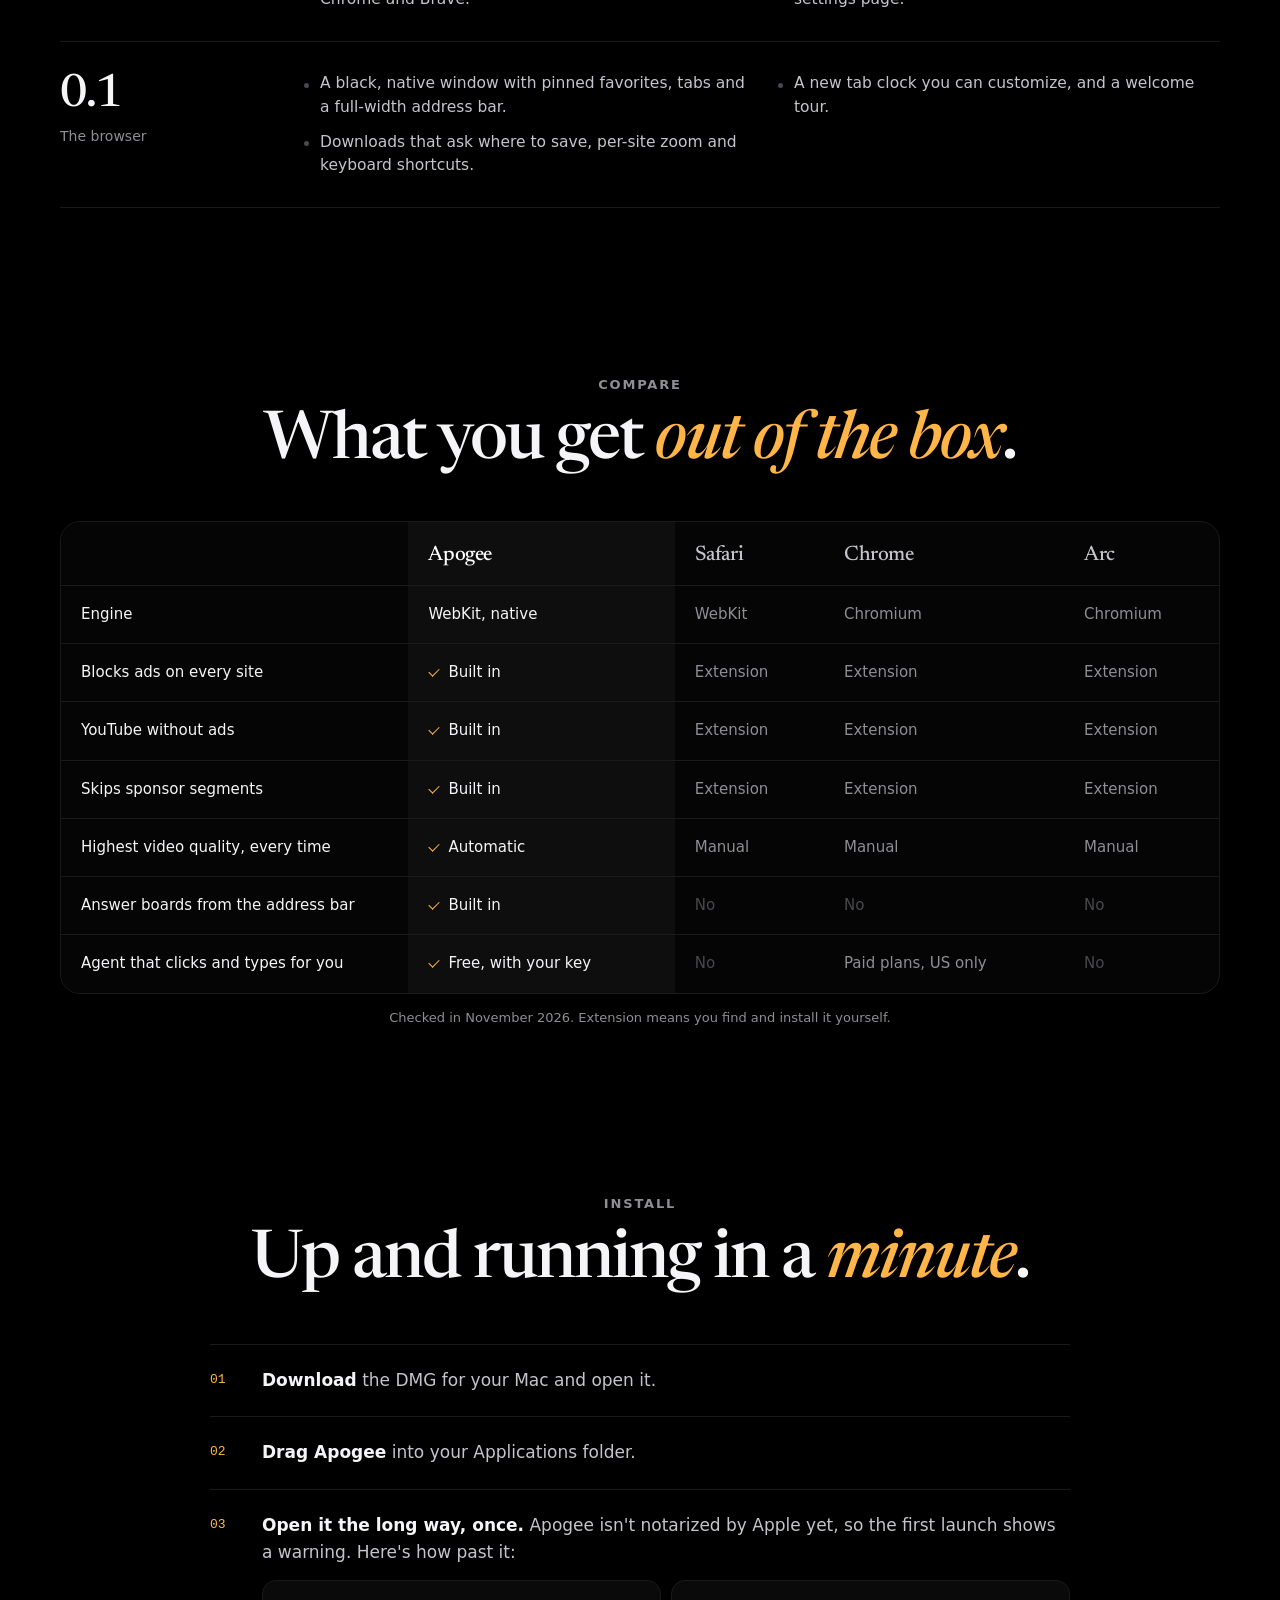
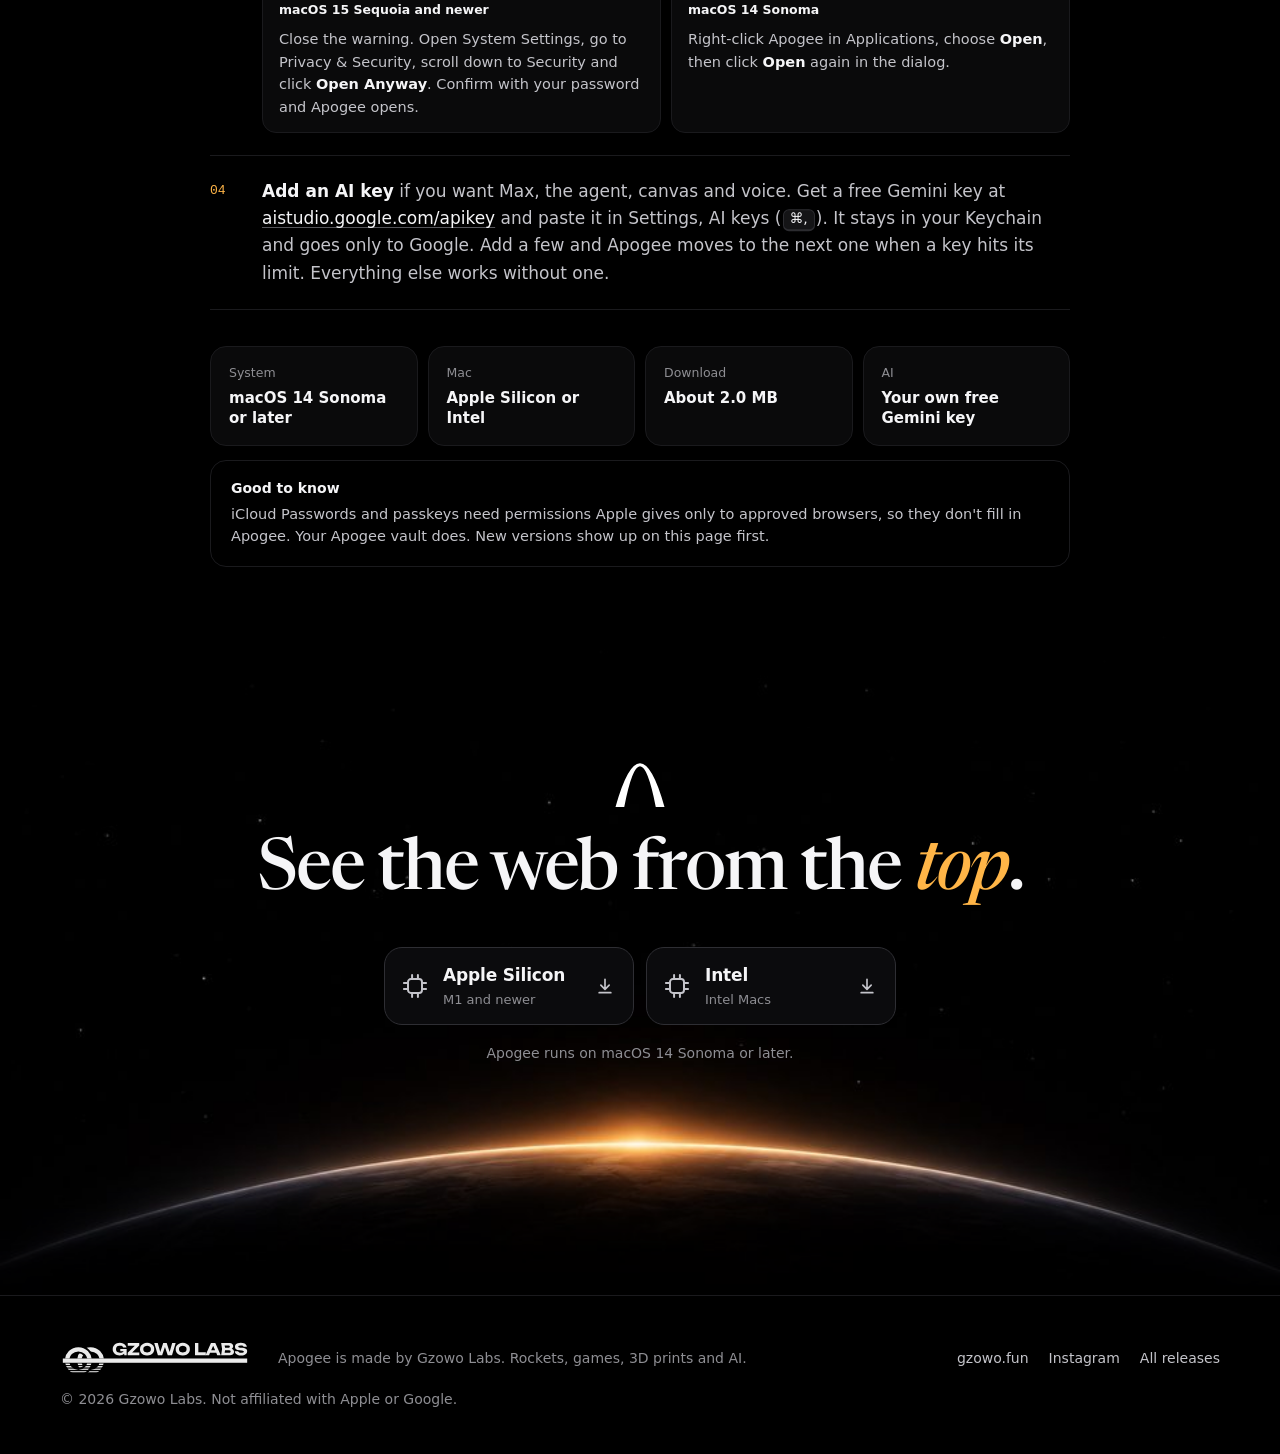
<file: v1.4/index.html>
<!doctype html>
<html lang="en">
<head>
<meta charset="utf-8">
<meta name="viewport" content="width=device-width, initial-scale=1, viewport-fit=cover">
<title>Apogee · A browser for Mac</title>
<meta name="description" content="Apogee is a native Mac browser by Gzowo Labs. Every ad blocked, YouTube without the noise, answer boards from the address bar and an assistant that does the clicking. Free for Apple Silicon and Intel Macs.">
<meta name="theme-color" content="#000000">
<meta name="color-scheme" content="dark">
<link rel="canonical" href="https://apogee.gzowo.fun/">
<meta property="og:type" content="website">
<meta property="og:site_name" content="Apogee">
<meta property="og:title" content="Apogee, a browser for Mac">
<meta property="og:description" content="Every ad blocked, YouTube without the noise, answer boards from the address bar and an assistant that does the clicking. Free for Apple Silicon and Intel.">
<meta property="og:url" content="https://apogee.gzowo.fun/">
<meta property="og:image" content="https://apogee.gzowo.fun/assets/og.jpg">
<meta property="og:image:width" content="1200">
<meta property="og:image:height" content="630">
<meta name="twitter:card" content="summary_large_image">
<link rel="icon" href="assets/favicon.svg" type="image/svg+xml">
<link rel="icon" href="assets/favicon-32.png" sizes="32x32" type="image/png">
<link rel="apple-touch-icon" href="assets/apple-touch-icon.png">
<link rel="preload" as="image" href="assets/horizon-1672.jpg" imagesrcset="assets/horizon-960.jpg 960w, assets/horizon-1672.jpg 1672w" imagesizes="100vw">
<link rel="preconnect" href="https://fonts.googleapis.com">
<link rel="preconnect" href="https://fonts.gstatic.com" crossorigin>
<link rel="stylesheet" href="https://fonts.googleapis.com/css2?family=Newsreader:ital,opsz,wght@0,6..72,400..600;1,6..72,400..600&display=swap" media="print" onload="this.media='all'">
<link rel="stylesheet" href="assets/site.css">
<script>document.documentElement.classList.add('js')</script>
<script src="assets/site.js" defer></script>
</head>
<body>
<svg width="0" height="0" style="position:absolute" aria-hidden="true">
  <symbol id="arch" viewBox="18 22 64 58"><path d="M22 76 Q50 -24 78 76 L68 76 Q50 -17 32 76 Z"/></symbol>
  <symbol id="shield" viewBox="0 0 24 24"><path d="M12 3 4.5 6v5.6c0 4.6 3.1 8.3 7.5 9.4 4.4-1.1 7.5-4.8 7.5-9.4V6L12 3Z" fill="none" stroke="currentColor" stroke-width="1.8" stroke-linejoin="round"/></symbol>
  <symbol id="spark" viewBox="0 0 24 24"><path d="M12 2.5c.5 4.6 2.4 8 9.5 9.5-7.1 1.5-9 4.9-9.5 9.5-.5-4.6-2.4-8-9.5-9.5 7.1-1.5 9-4.9 9.5-9.5Z" fill="currentColor"/></symbol>
  <symbol id="lock" viewBox="0 0 24 24"><path d="M7 10V7.5a5 5 0 0 1 10 0V10" fill="none" stroke="currentColor" stroke-width="2"/><rect x="5" y="10" width="14" height="11" rx="2.5" fill="currentColor"/></symbol>
  <symbol id="mic" viewBox="0 0 24 24"><rect x="8.5" y="3" width="7" height="12" rx="3.5" fill="currentColor"/><path d="M5.5 11.5a6.5 6.5 0 0 0 13 0M12 18v3" fill="none" stroke="currentColor" stroke-width="1.8" stroke-linecap="round"/></symbol>
  <symbol id="key" viewBox="0 0 24 24"><circle cx="8" cy="12" r="4.2" fill="none" stroke="currentColor" stroke-width="2"/><path d="M12 12h9M18 12v3.5M15.5 12v2.5" fill="none" stroke="currentColor" stroke-width="2" stroke-linecap="round"/></symbol>
  <symbol id="chip" viewBox="0 0 24 24"><rect x="6" y="6" width="12" height="12" rx="2.5" fill="none" stroke="currentColor" stroke-width="1.7"/><path d="M9.5 2.5v3M14.5 2.5v3M9.5 18.5v3M14.5 18.5v3M2.5 9.5h3M2.5 14.5h3M18.5 9.5h3M18.5 14.5h3" stroke="currentColor" stroke-width="1.7" stroke-linecap="round"/></symbol>
  <symbol id="down" viewBox="0 0 24 24"><path d="M12 4v12m0 0-5-5m5 5 5-5M5 20h14" fill="none" stroke="currentColor" stroke-width="2" stroke-linecap="round" stroke-linejoin="round"/></symbol>
</svg>

<header class="nav" id="nav">
  <a class="brand" href="#top" aria-label="Apogee"><svg class="arch"><use href="#arch"/></svg><span>Apogee</span></a>
  <nav class="links" aria-label="Sections">
    <a href="#features">Features</a>
    <a href="#new">What's new</a>
    <a href="#compare">Compare</a>
    <a href="#install">Install</a>
  </nav>
  <a class="nav-dl" href="#download">Download</a>
</header>

<main id="top">
  <section class="hero">
    <div class="hero-copy wrap">
      <p class="eyebrow">A browser for Mac by Gzowo Labs</p>
      <h1>The web at its <em>highest</em> point.</h1>
      <p class="lede">A native Mac browser built on WebKit. Every ad blocked, YouTube without the noise, answers drawn as boards and an assistant that does the clicking for you.</p>
      <div class="dl" id="download" data-dl>
        <a class="chip" data-arch="arm64" href="https://github.com/JerzySukiennik/apogee/releases/latest/download/Apogee-Apple-Silicon.dmg">
          <svg class="chip-ic"><use href="#chip"/></svg>
          <span class="chip-t"><b>Apple Silicon</b><small>M1 and newer · <span data-size="arm64">1.9 MB</span></small></span>
          <svg class="chip-dl"><use href="#down"/></svg>
          <span class="chip-tag">Your Mac</span>
        </a>
        <a class="chip" data-arch="x86_64" href="https://github.com/JerzySukiennik/apogee/releases/latest/download/Apogee-Intel.dmg">
          <svg class="chip-ic"><use href="#chip"/></svg>
          <span class="chip-t"><b>Intel</b><small>Intel Macs · <span data-size="x86_64">2.0 MB</span></small></span>
          <svg class="chip-dl"><use href="#down"/></svg>
          <span class="chip-tag">Your Mac</span>
        </a>
      </div>
      <p class="dl-meta"><span data-dl-note>Version 0.4.3 · Free · macOS 14 Sonoma or later</span><span class="sep">·</span><a href="#install">How to open it</a></p>
      <details class="which">
        <summary>Which one do I need?</summary>
        <p>Open the Apple menu and choose About This Mac. If it says <b>Chip: Apple M1</b> or any other M chip, take Apple Silicon. If it says <b>Processor: Intel</b>, take Intel.</p>
      </details>
    </div>
    <div class="sky" aria-hidden="true">
      <img src="assets/horizon-1672.jpg" srcset="assets/horizon-960.jpg 960w, assets/horizon-1672.jpg 1672w" sizes="max(100vw, 820px)" alt="" width="1672" height="941" fetchpriority="high">
    </div>
  </section>

  <section class="show" aria-label="The Apogee window">
    <div class="win win-xl reveal">
      <div class="strip">
        <span class="lights" aria-hidden="true"><i></i><i></i><i></i></span>
        <span class="pins" aria-hidden="true">
          <span class="pin"><span class="lt" style="background:#fff;color:#000">▶</span></span>
          <span class="pin"><span class="lt" style="background:#e5e5ea;color:#000">M</span></span>
          <span class="pin"><span class="lt">W</span></span>
          <span class="pin"><span class="lt">G</span></span>
        </span>
        <span class="tab on"><span class="tt">New Tab</span><span class="x">×</span></span>
        <span class="tab"><span class="fq">?</span><span class="tt">The farthest point of an orbit</span></span>
        <span class="tab wide"><span class="fq yt">▶</span><span class="tt">Sunrise from orbit, 4K</span></span>
        <span class="plus">+</span>
      </div>
      <div class="navrow">
        <span class="navb">‹</span><span class="navb dim">›</span><span class="navb">↻</span>
        <span class="addr"><span class="ph">Search, or type ?question</span><svg class="sh"><use href="#shield"/></svg></span>
        <span class="ai"><svg><use href="#spark"/></svg></span>
      </div>
      <div class="newtab">
        <div class="clk" data-clock>9:41</div>
        <div class="dt" data-date>Monday, November 9</div>
        <div class="gr"><span class="ring"></span><span data-greet>Good morning.</span></div>
        <div class="fav">
          <span><i class="tile"><span class="lt" style="background:#fff;color:#000">▶</span></i>YouTube</span>
          <span><i class="tile"><span class="lt" style="background:#e5e5ea;color:#000">M</span></i>Gmail</span>
          <span><i class="tile"><span class="lt">W</span></i>Wikipedia</span>
          <span><i class="tile"><span class="lt">G</span></i>GitHub</span>
        </div>
      </div>
    </div>
  </section>

  <section class="features" id="features">
    <div class="wrap head reveal">
      <p class="kicker">Features</p>
      <h2>Everything built in. <em>Nothing</em> to install.</h2>
      <p class="sub">No extensions, no add-ons, no account. Every demo below is live, so go ahead and press things.</p>
    </div>

    <article class="feat wrap" id="canvas">
      <div class="feat-text reveal">
        <p class="label" style="--c:var(--blue)">Canvas</p>
        <h3>Ask with a <em>question mark</em>.</h3>
        <p>Type <kbd>?</kbd> and a question in the address bar and Apogee builds a board: a straight answer, facts with their sources, diagrams and small simulations you can play with. Follow-ups land on the same board, and <kbd>⇧</kbd><kbd>↩</kbd> turns any search into one.</p>
        <ul class="ticks">
          <li>The answer in about a second, the full board in five to eight</li>
          <li>Real photos from Wikimedia Commons, never generated ones</li>
          <li>Boards disappear when you close them</li>
        </ul>
      </div>
      <div class="demo reveal" data-demo="canvas">
        <div class="win">
          <div class="navrow mini"><span class="addr"><span class="typed" data-typed></span><span class="caret" aria-hidden="true"></span></span></div>
          <div class="board" data-board aria-live="polite"></div>
        </div>
        <div class="tries" role="group" aria-label="Try a question">
          <button type="button" data-q="apogee" class="on">?what is an apogee</button>
          <button type="button" data-q="nozzle">?how does a rocket nozzle work</button>
        </div>
      </div>
    </article>

    <article class="feat wrap flip" id="max">
      <div class="feat-text reveal">
        <p class="label" style="--c:var(--acc)">Max and the agent</p>
        <h3>Max reads the page. The agent does the <em>clicking</em>.</h3>
        <p>Press <kbd>⌘J</kbd> and ask about anything on screen, long videos included. Ask it to do something and the agent takes over the tab: it searches, clicks and types on its own, then stops and asks before payments, passwords, purchases, messages and deleting anything. <kbd>esc</kbd> stops it at any time.</p>
        <ul class="ticks">
          <li>A separate conversation for every tab</li>
          <li>Pick its name, personality and color</li>
          <li>Runs on Google Gemini with your own free key</li>
        </ul>
      </div>
      <div class="demo reveal" data-demo="max">
        <div class="win">
          <div class="navrow mini"><span class="addr"><svg class="lk"><use href="#lock"/></svg>orbit-supply.example/cables</span><span class="ai on"><svg><use href="#spark"/></svg></span></div>
          <div class="split">
            <div class="shop" data-shop>
              <div class="shop-h"><b>Orbit Supply</b><span class="cart">Cart <i data-cart>0</i></span></div>
              <p class="shop-t">USB-C cables</p>
              <div class="prods">
                <div class="prod" data-p="braided"><span class="pimg"><i></i></span><b>Braided cable</b><small>1 m · 100 W</small><span class="price">$12.99</span><span class="btn">Add to cart</span></div>
                <div class="prod" data-p="long"><span class="pimg"><i></i></span><b>Fast charge cable</b><small>2 m · 60 W</small><span class="price">$7.49</span><span class="btn">Add to cart</span></div>
                <div class="prod" data-p="basic"><span class="pimg"><i></i></span><b>Basic cable</b><small>1 m · 60 W</small><span class="price">$4.99</span><span class="btn" data-buy>Add to cart</span></div>
              </div>
              <div class="checkout" data-checkout><span>Checkout</span><b>Basic cable</b><span class="pay">Pay $4.99</span></div>
            </div>
            <aside class="panel">
              <div class="ph"><span class="halo"></span><b>Max</b><span class="pdim">This tab</span></div>
              <div class="msgs" data-msgs><p class="hint">Ask about this page, or tell Max to do something.</p></div>
              <div class="inp"><span data-inp>Ask Max</span><span class="send">↑</span></div>
            </aside>
          </div>
          <span class="cursor" data-cursor aria-hidden="true"></span>
        </div>
        <div class="tries" role="group" aria-label="Try Max">
          <button type="button" data-a="ask">Which one is the best value?</button>
          <button type="button" data-a="do">Buy the cheapest one</button>
        </div>
      </div>
    </article>

    <article class="feat wrap" id="blocking">
      <div class="feat-text reveal">
        <p class="label" style="--c:var(--green)">Ad blocking</p>
        <h3>Ads and trackers, <em>gone</em>.</h3>
        <p>234,000 rules from 15 lists run inside WebKit itself, so ads, trackers and app telemetry are stopped before a page even asks for them. YouTube gets its own blocker for the ads that lists can't catch. One click on the shield turns blocking off for a single site.</p>
        <ul class="ticks">
          <li>EasyList, EasyPrivacy, AdGuard, Peter Lowe and more</li>
          <li>Lists update by themselves once a week</li>
          <li>Pages load lighter, so they load faster</li>
        </ul>
      </div>
      <div class="demo reveal" data-demo="ads">
        <div class="win">
          <div class="navrow mini"><span class="addr"><svg class="lk"><use href="#lock"/></svg>dailyorbit.example/launch-recap<button type="button" class="shield on" data-shield aria-pressed="true" aria-label="Ad blocking for this site"><svg><use href="#shield"/></svg></button></span></div>
          <div class="news" data-news>
            <div class="ad ad-top"><span>Ad</span></div>
            <div class="news-body">
              <div class="art">
                <p class="nk">Launch recap</p>
                <p class="nh">Second stage reaches orbit on the first try</p>
                <p class="nt">The upper stage lit on time, burned for six minutes and settled into a 400 km orbit.</p>
                <i class="ln"></i><i class="ln"></i><i class="ln s"></i>
                <div class="ad ad-in"><span>Sponsored</span></div>
                <i class="ln"></i><i class="ln"></i><i class="ln"></i><i class="ln s"></i>
                <p class="nt">Recovery teams are already out at sea for the booster, and the next flight is set for early spring.</p>
                <i class="ln"></i><i class="ln"></i><i class="ln"></i><i class="ln"></i><i class="ln s"></i>
                <i class="ln"></i><i class="ln"></i><i class="ln s"></i>
              </div>
              <div class="ad ad-side"><span>Ad</span></div>
            </div>
            <div class="ad ad-pop"><span>Ad</span></div>
          </div>
        </div>
        <div class="blocked">
          <p>Never loaded on this page</p>
          <ul data-log>
            <li>securepubads.g.doubleclick.net</li>
            <li>pagead2.googlesyndication.com</li>
            <li>www.googletagmanager.com</li>
            <li>connect.facebook.net</li>
            <li>static.criteo.net</li>
            <li>c.amazon-adsystem.com</li>
          </ul>
        </div>
        <div class="tries" role="group" aria-label="Try ad blocking">
          <button type="button" data-shield-btn>Turn blocking off for this site</button>
        </div>
      </div>
    </article>

    <article class="feat wrap flip" id="youtube">
      <div class="feat-text reveal">
        <p class="label" style="--c:#fff">YouTube</p>
        <h3>YouTube, <em>without the noise</em>.</h3>
        <p>No ads, sponsor segments skipped with SponsorBlock, the highest quality picked on every video and ambient light that spills the colors of the video around the player. YouTube also stays pitch black, the way it should look on a dark Mac.</p>
        <ul class="ticks">
          <li>Picture in picture for any video</li>
          <li>Ask Max to sum up a video from its captions</li>
          <li>Full screen video that fills the whole screen</li>
        </ul>
      </div>
      <div class="demo reveal" data-demo="yt">
        <div class="win">
          <div class="navrow mini"><span class="addr"><svg class="lk"><use href="#lock"/></svg>youtube.com/watch?v=sunrise</span></div>
          <div class="yt">
            <div class="stage">
              <div class="amb" data-amb><img src="assets/ambient.jpg" alt="" width="96" height="54"></div>
              <div class="player" data-player>
                <img class="frame" data-frame src="assets/horizon-960.jpg" alt="Sunrise over the curve of the Earth" width="960" height="540" loading="lazy">
                <div class="toast" data-toast></div>
                <button type="button" class="big-play" data-play aria-label="Play"><span></span></button>
                <div class="ctrls">
                  <div class="bar"><span class="seg" style="left:30%;width:13%"></span><span class="prog" data-prog></span></div>
                  <div class="row"><span class="time" data-time>0:00 / 4:12</span><span class="q">2160p60 <b>Highest</b></span></div>
                </div>
              </div>
            </div>
            <div class="yt-meta"><b>Sunrise from orbit, 4K</b><span>Orbit Films · 1.2M views</span></div>
          </div>
        </div>
        <div class="tries" role="group" aria-label="Try YouTube">
          <button type="button" data-play-btn>Play</button>
          <button type="button" data-amb-btn class="on" aria-pressed="true">Ambient light</button>
        </div>
      </div>
    </article>

    <article class="feat wrap" id="passwords">
      <div class="feat-text reveal">
        <p class="label" style="--c:var(--acc)">Passwords</p>
        <h3>Passwords that stay <em>on your Mac</em>.</h3>
        <p>A vault in your macOS Keychain that fills logins, offers to save new ones after you sign in and makes strong passwords for new accounts. Bring your passwords and sign-ins from Chrome or Brave, import a CSV from the Passwords app, or export one back whenever you like.</p>
        <ul class="ticks">
          <li>Fills only on the exact site the password belongs to</li>
          <li>Never for this site, when you'd rather it didn't ask</li>
          <li>Nothing leaves your Mac</li>
        </ul>
      </div>
      <div class="demo reveal" data-demo="vault">
        <div class="win">
          <div class="navrow mini"><span class="addr"><svg class="lk"><use href="#lock"/></svg>orbit-supply.example/sign-in</span></div>
          <div class="login">
            <div class="lg">
              <b class="lg-brand">Orbit Supply</b>
              <p class="lg-title" data-lg-title>Sign in</p>
              <span class="lab">Email</span>
              <span class="field" data-email></span>
              <div class="pop" data-pop>
                <span class="pop-h"><svg><use href="#key"/></svg>Apogee Passwords</span>
                <button type="button" class="pop-row" data-fill><span><b>alex@orbit.mail</b><small>••••••••••••</small></span><em>Fill</em></button>
              </div>
              <span class="lab">Password</span>
              <span class="field pw" data-pass></span>
              <div class="pop gen" data-gen>
                <span class="pop-h"><svg><use href="#key"/></svg>Strong password</span>
                <code data-pw></code>
                <span class="gen-b"><button type="button" data-regen>New one</button><button type="button" class="use" data-use>Use it</button></span>
              </div>
              <span class="lg-btn" data-lg-btn>Sign in</span>
            </div>
          </div>
          <div class="savebar" data-save>
            <svg class="k"><use href="#key"/></svg>
            <span class="sv-t" data-save-t>Save password for orbit-supply.example?</span>
            <span class="sv-b"><button type="button" class="ghost">Never for this site</button><button type="button" class="acc" data-save-btn>Save</button></span>
          </div>
        </div>
        <div class="tries" role="group" aria-label="Try passwords">
          <button type="button" data-v="fill" class="on">Fill a saved login</button>
          <button type="button" data-v="new">Create an account</button>
        </div>
      </div>
    </article>

    <article class="feat wrap flip" id="voice">
      <div class="feat-text reveal">
        <p class="label" style="--c:var(--acc)">Voice</p>
        <h3>Talk to it. <em>Out loud.</em></h3>
        <p>Hold <kbd>⇧⌘D</kbd> to dictate, or press <kbd>⇧⌘L</kbd> for a live conversation with Max. It answers with a voice that fits its personality, cancels its own echo and lets you cut in mid-sentence. Every word lands in the chat as captions.</p>
        <ul class="ticks">
          <li>Understands the language your Mac is set to</li>
          <li>Live voice connects in about a second</li>
          <li>Hand it a task and the agent takes it from there</li>
        </ul>
      </div>
      <div class="demo reveal" data-demo="voice">
        <div class="win voice-win">
          <div class="vpanel">
            <div class="ph"><span class="halo" data-halo></span><b>Max</b><span class="pdim" data-vstate>Ready</span></div>
            <div class="msgs" data-vmsgs><p class="hint">Hold the button and ask something.</p></div>
            <div class="wave" data-wave aria-hidden="true"></div>
            <p class="transcript" data-tr></p>
          </div>
        </div>
        <div class="talk-row">
          <button type="button" class="talk" data-talk><svg><use href="#mic"/></svg><span data-talk-t>Hold to talk</span></button>
        </div>
        <div class="tries" role="group" aria-label="Try voice">
          <button type="button" data-live>Try a live conversation</button>
        </div>
      </div>
    </article>

    <div class="wrap more reveal">
      <h4>And the everyday things, done well</h4>
      <ul>
        <li><b>Tab overview.</b> Pinch a page at 100% to see every tab.</li>
        <li><b>Three-finger swipe</b> between tabs.</li>
        <li><b>Translate</b> any page on your Mac, offline, with <kbd>⌥⌘T</kbd>.</li>
        <li><b>Find in page</b> with a match count.</li>
        <li><b>Zoom per site</b>, remembered.</li>
        <li><b>Full screen</b> without the bars, with <kbd>⇧⌘F</kbd>.</li>
        <li><b>Dark mode</b> on every site that has its own.</li>
        <li><b>Downloads</b> that always ask where to save.</li>
        <li><b>A new tab clock</b> you can make yours.</li>
      </ul>
    </div>
  </section>

  <section class="new" id="new">
    <div class="wrap">
      <div class="head reveal">
        <p class="kicker">What's new</p>
        <h2>Version 0.4, now with <em>Media</em>.</h2>
      </div>
      <div class="rels">
        <article class="rel reveal">
          <div class="rel-v"><b>0.4.3</b><span>Default browser</span></div>
          <ul>
            <li><b>Settings › About</b> now shows which app opens your links, with a button to make Apogee the default browser.</li>
            <li>A link clicked while Apogee is closed opens in its first window instead of a second, empty one.</li>
          </ul>
        </article>
        <article class="rel reveal">
          <div class="rel-v"><b>0.4.2</b><span>Downloads fix</span></div>
          <ul>
            <li><b>Download Image</b> and <b>Download Linked File</b> in the right-click menu now save the file.</li>
          </ul>
        </article>
        <article class="rel reveal">
          <div class="rel-v"><b>0.4.1</b><span>YouTube fix</span></div>
          <ul>
            <li>YouTube no longer reloads a video a second after it starts. Quality now fits the player on your screen and steps down by itself if your Mac drops frames.</li>
            <li>Ambient light is smoother and stays out of the way while you seek.</li>
            <li>Switching between a pinned site and a tab is quicker.</li>
          </ul>
        </article>
        <article class="rel reveal">
          <div class="rel-v"><b>0.4</b><span>November 2026</span></div>
          <ul>
            <li><b>Media</b>: films from your Mac in a full-window player, and Continue Watching across YouTube, Prime Video and Disney+.</li>
            <li><b>Updates by themselves</b>: new versions install quietly when you quit, signed and checked first.</li>
            <li><b>Tasks on a schedule</b>: ask Max to do something every morning and it runs while Apogee is open.</li>
            <li><b>Notifications</b> from sites as macOS banners, allowed one site at a time.</li>
            <li><b>Picture in picture</b> starts by itself when you switch away from a playing video.</li>
            <li>Pinned sites without an address bar, a Gemini key step in the welcome tour, and live conversation that no longer drops.</li>
          </ul>
        </article>
        <article class="rel reveal">
          <div class="rel-v"><b>0.3</b><span>November 2026</span></div>
          <ul>
            <li><b>Max</b>, an assistant in every tab that reads the page and sums up videos from their captions.</li>
            <li><b>The agent</b> clicks and types for you in the current tab, and asks before anything risky.</li>
            <li><b>Canvas boards</b> from <kbd>?</kbd> or <kbd>⇧</kbd><kbd>↩</kbd>, with sources, diagrams and live widgets.</li>
            <li><b>Voice</b>: dictation and live conversation.</li>
            <li><b>Tab overview</b> and three-finger swipes between tabs.</li>
            <li><b>Page translation</b> on device and <b>picture in picture</b>.</li>
            <li>Address bar suggestions and find in page.</li>
          </ul>
        </article>
        <article class="rel reveal">
          <div class="rel-v"><b>0.2</b><span>Blocking and YouTube</span></div>
          <ul>
            <li>Ad and tracker blocking with 234,000 rules, off per site from the shield.</li>
            <li>YouTube without ads, with SponsorBlock, highest quality and ambient light.</li>
            <li>Password vault in the Keychain, plus import from Chrome and Brave.</li>
            <li>Dark mode on sites that have their own, and a settings page.</li>
          </ul>
        </article>
        <article class="rel reveal">
          <div class="rel-v"><b>0.1</b><span>The browser</span></div>
          <ul>
            <li>A black, native window with pinned favorites, tabs and a full-width address bar.</li>
            <li>A new tab clock you can customize, and a welcome tour.</li>
            <li>Downloads that ask where to save, per-site zoom and keyboard shortcuts.</li>
          </ul>
        </article>
      </div>
    </div>
  </section>

  <section class="compare" id="compare">
    <div class="wrap">
      <div class="head reveal">
        <p class="kicker">Compare</p>
        <h2>What you get <em>out of the box</em>.</h2>
      </div>
      <div class="table-wrap reveal">
        <table>
          <thead>
            <tr><th scope="col"><span class="sr">Feature</span></th><th scope="col" class="me">Apogee</th><th scope="col">Safari</th><th scope="col">Chrome</th><th scope="col">Arc</th></tr>
          </thead>
          <tbody>
            <tr><th scope="row">Engine</th><td class="me">WebKit, native</td><td>WebKit</td><td>Chromium</td><td>Chromium</td></tr>
            <tr><th scope="row">Blocks ads on every site</th><td class="me yes">Built in</td><td>Extension</td><td>Extension</td><td>Extension</td></tr>
            <tr><th scope="row">YouTube without ads</th><td class="me yes">Built in</td><td>Extension</td><td>Extension</td><td>Extension</td></tr>
            <tr><th scope="row">Skips sponsor segments</th><td class="me yes">Built in</td><td>Extension</td><td>Extension</td><td>Extension</td></tr>
            <tr><th scope="row">Highest video quality, every time</th><td class="me yes">Automatic</td><td>Manual</td><td>Manual</td><td>Manual</td></tr>
            <tr><th scope="row">Answer boards from the address bar</th><td class="me yes">Built in</td><td class="no">No</td><td class="no">No</td><td class="no">No</td></tr>
            <tr><th scope="row">Agent that clicks and types for you</th><td class="me yes">Free, with your key</td><td class="no">No</td><td>Paid plans, US only</td><td class="no">No</td></tr>
          </tbody>
        </table>
      </div>
      <p class="note reveal">Checked in November 2026. Extension means you find and install it yourself.</p>
    </div>
  </section>

  <section class="install" id="install">
    <div class="wrap">
      <div class="head reveal">
        <p class="kicker">Install</p>
        <h2>Up and running in a <em>minute</em>.</h2>
      </div>
      <ol class="steps">
        <li class="reveal"><div><b>Download</b> the DMG for your Mac and open it.</div></li>
        <li class="reveal"><div><b>Drag Apogee</b> into your Applications folder.</div></li>
        <li class="reveal"><div><b>Open it the long way, once.</b> Apogee isn't notarized by Apple yet, so the first launch shows a warning. Here's how past it:
          <div class="os">
            <div><span class="os-n">macOS 15 Sequoia and newer</span><p>Close the warning. Open System Settings, go to Privacy &amp; Security, scroll down to Security and click <b>Open Anyway</b>. Confirm with your password and Apogee opens.</p></div>
            <div><span class="os-n">macOS 14 Sonoma</span><p>Right-click Apogee in Applications, choose <b>Open</b>, then click <b>Open</b> again in the dialog.</p></div>
          </div></div>
        </li>
        <li class="reveal"><div><b>Add an AI key</b> if you want Max, the agent, canvas and voice. Get a free Gemini key at <a href="https://aistudio.google.com/apikey" target="_blank" rel="noopener">aistudio.google.com/apikey</a> and paste it in Settings, AI keys (<kbd>⌘,</kbd>). It stays in your Keychain and goes only to Google. Add a few and Apogee moves to the next one when a key hits its limit. Everything else works without one.</div></li>
      </ol>
      <div class="req reveal">
        <div><span>System</span><b>macOS 14 Sonoma or later</b></div>
        <div><span>Mac</span><b>Apple Silicon or Intel</b></div>
        <div><span>Download</span><b data-req-size>About 2.0 MB</b></div>
        <div><span>AI</span><b>Your own free Gemini key</b></div>
      </div>
      <div class="good reveal">
        <h4>Good to know</h4>
        <p>iCloud Passwords and passkeys need permissions Apple gives only to approved browsers, so they don't fill in Apogee. Your Apogee vault does. New versions show up on this page first.</p>
      </div>
    </div>
  </section>

  <section class="end">
    <div class="end-sky" aria-hidden="true"><img src="assets/horizon-960.jpg" alt="" width="960" height="540" loading="lazy"></div>
    <div class="wrap end-in reveal">
      <svg class="arch big"><use href="#arch"/></svg>
      <h2>See the web from the <em>top</em>.</h2>
      <div class="dl" data-dl>
        <a class="chip" data-arch="arm64" href="https://github.com/JerzySukiennik/apogee/releases/latest/download/Apogee-Apple-Silicon.dmg">
          <svg class="chip-ic"><use href="#chip"/></svg>
          <span class="chip-t"><b>Apple Silicon</b><small>M1 and newer</small></span>
          <svg class="chip-dl"><use href="#down"/></svg>
          <span class="chip-tag">Your Mac</span>
        </a>
        <a class="chip" data-arch="x86_64" href="https://github.com/JerzySukiennik/apogee/releases/latest/download/Apogee-Intel.dmg">
          <svg class="chip-ic"><use href="#chip"/></svg>
          <span class="chip-t"><b>Intel</b><small>Intel Macs</small></span>
          <svg class="chip-dl"><use href="#down"/></svg>
          <span class="chip-tag">Your Mac</span>
        </a>
      </div>
      <p class="dl-meta"><span data-dl-note>Version 0.4.3 · Free · macOS 14 Sonoma or later</span></p>
    </div>
  </section>
</main>

<footer class="foot">
  <div class="wrap foot-in">
    <a class="gl" href="https://gzowo.fun" aria-label="Gzowo Labs"><img src="assets/gzowo-labs.svg" alt="Gzowo Labs" width="220" height="40"></a>
    <p>Apogee is made by Gzowo Labs. Rockets, games, 3D prints and AI.</p>
    <nav class="foot-links" aria-label="Links">
      <a href="https://gzowo.fun">gzowo.fun</a>
      <a href="https://www.instagram.com/gzowo_labs/" target="_blank" rel="noopener">Instagram</a>
      <a href="https://github.com/JerzySukiennik/apogee/releases" target="_blank" rel="noopener">All releases</a>
    </nav>
    <p class="fine">© 2026 Gzowo Labs. Not affiliated with Apple or Google.</p>
  </div>
</footer>
</body>
</html>
</file>
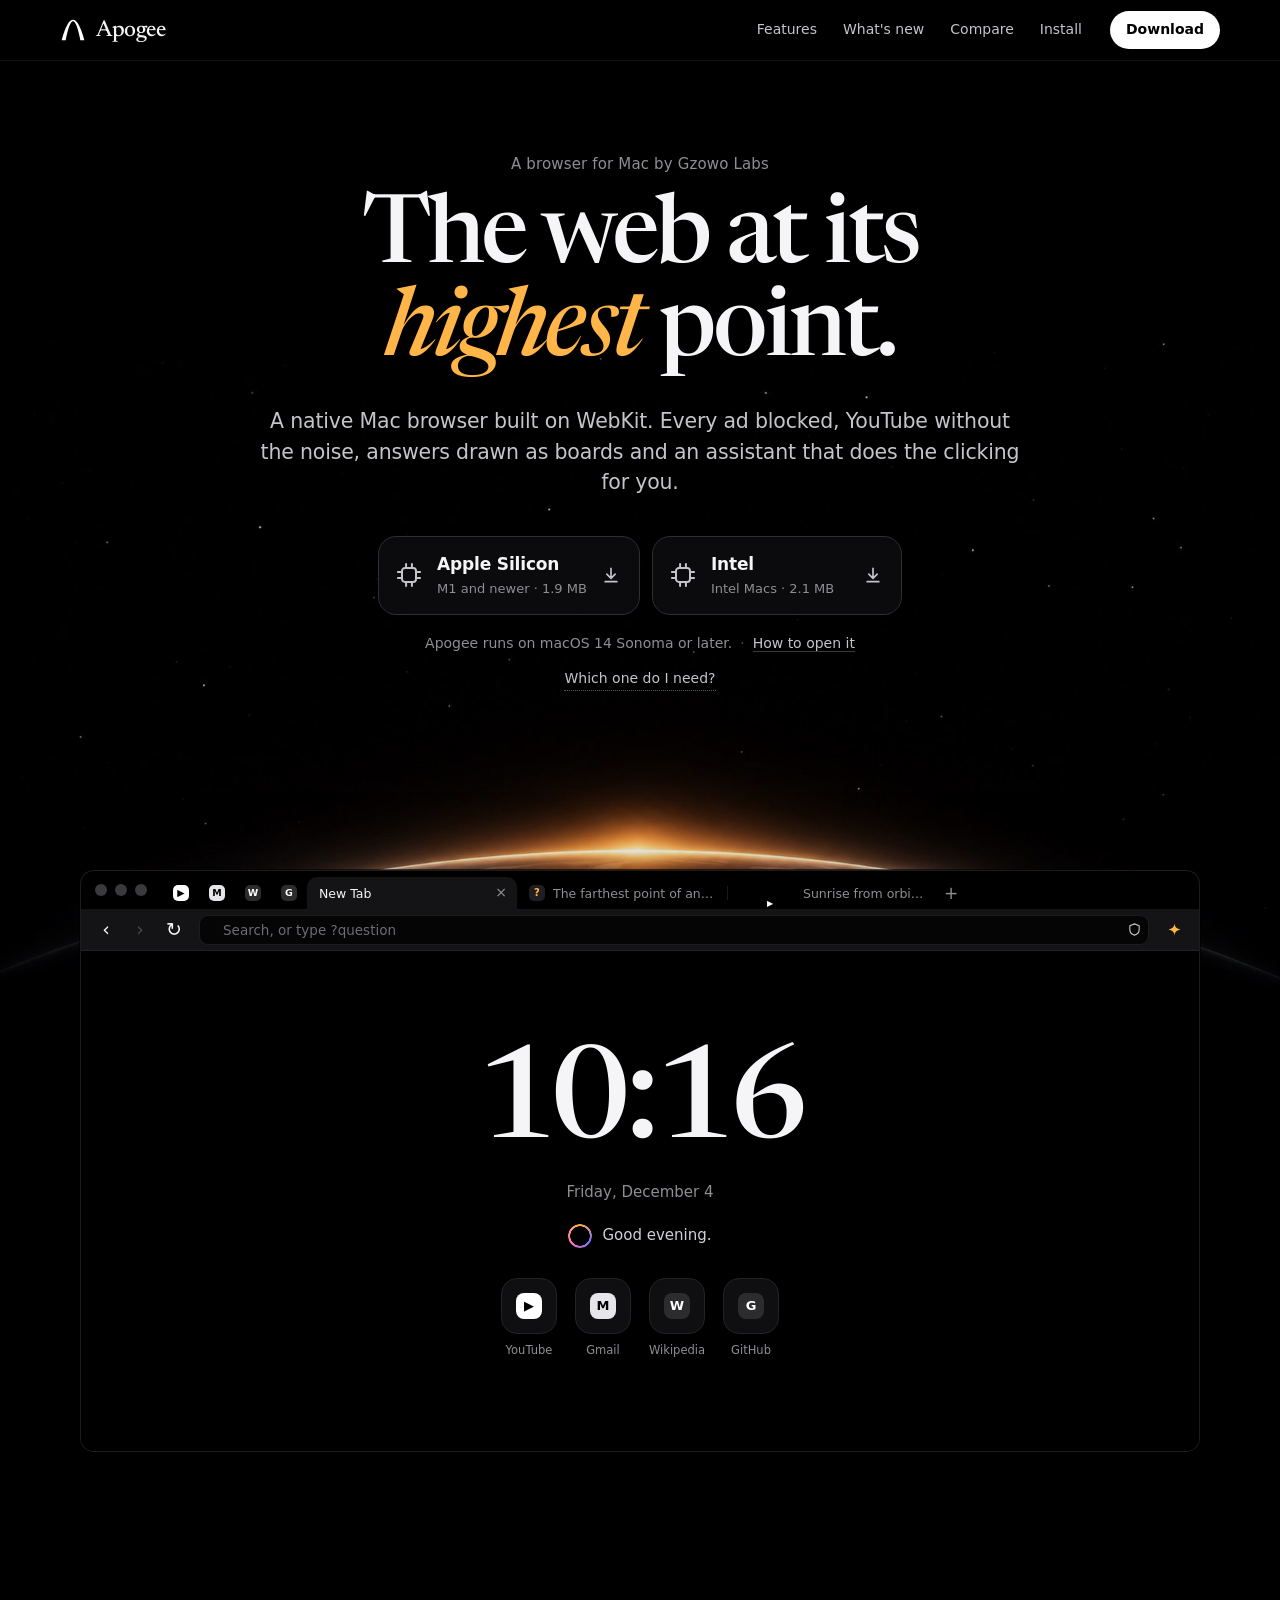
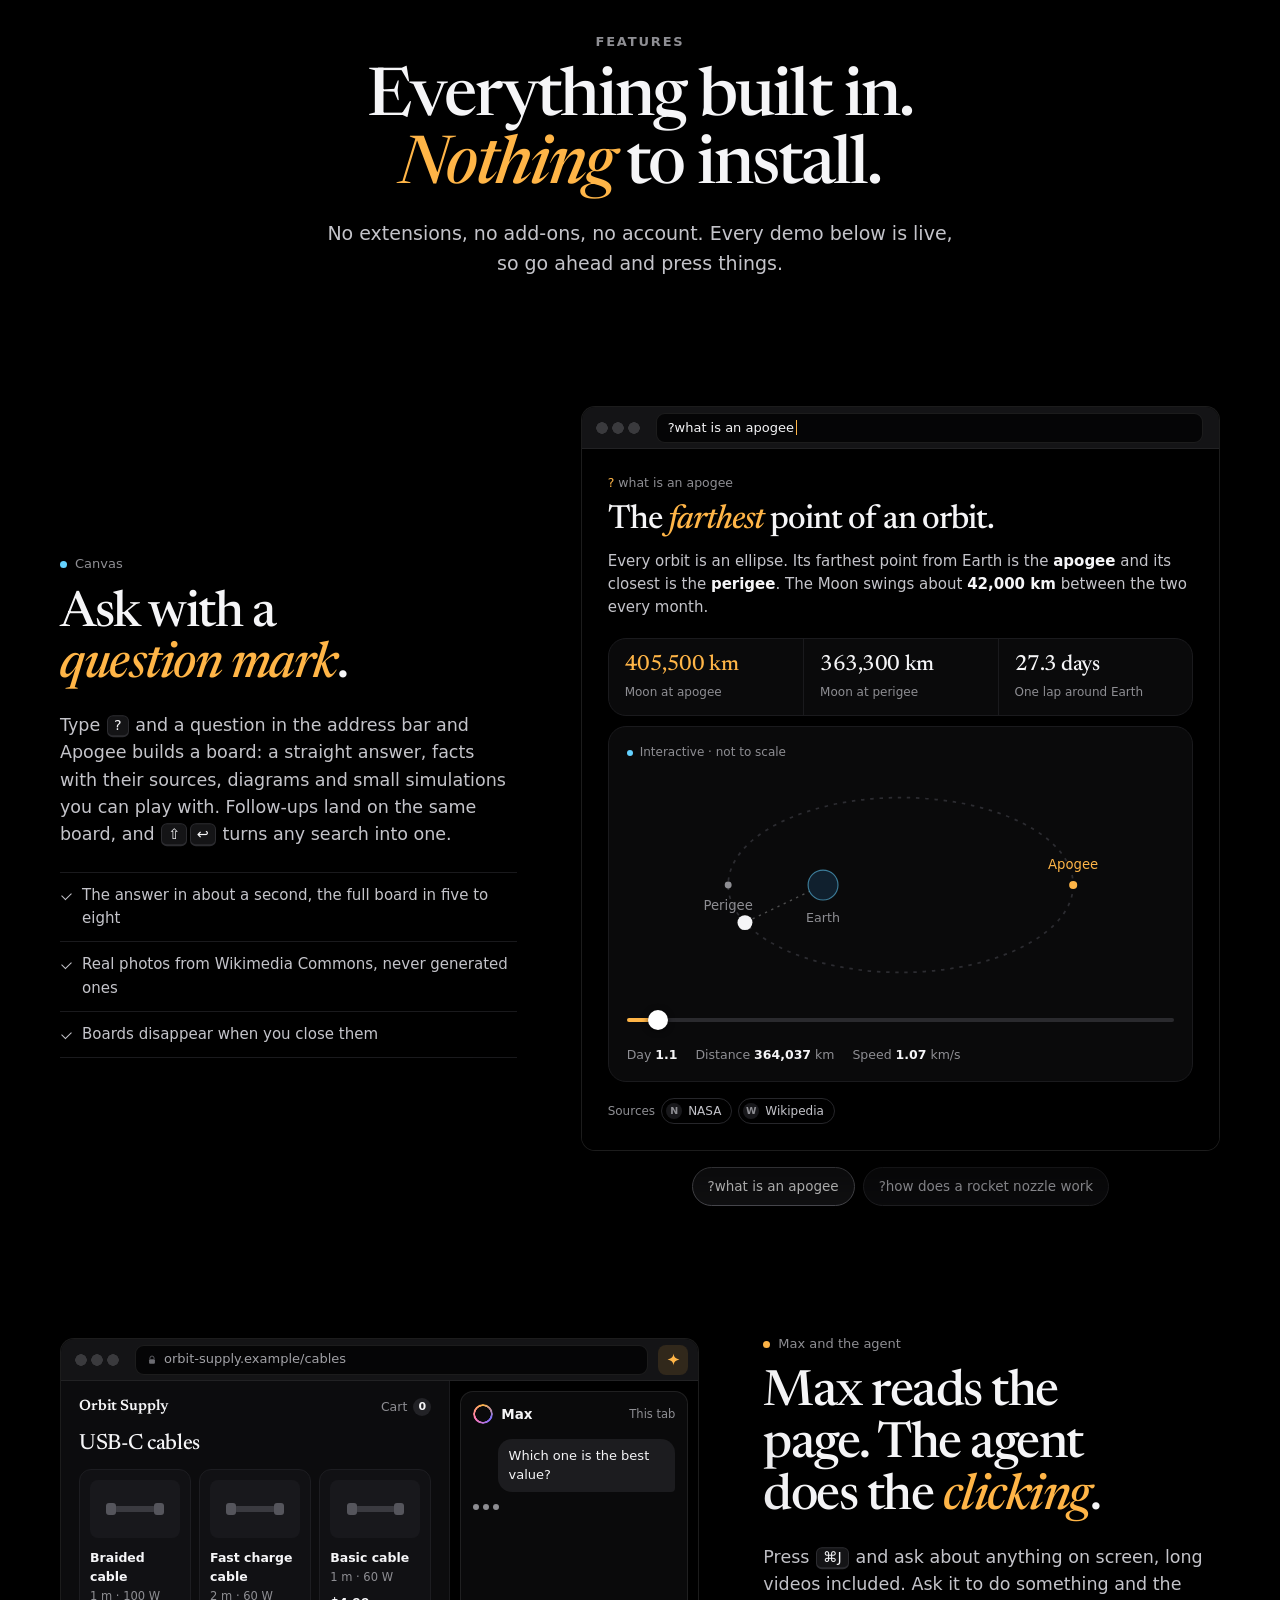
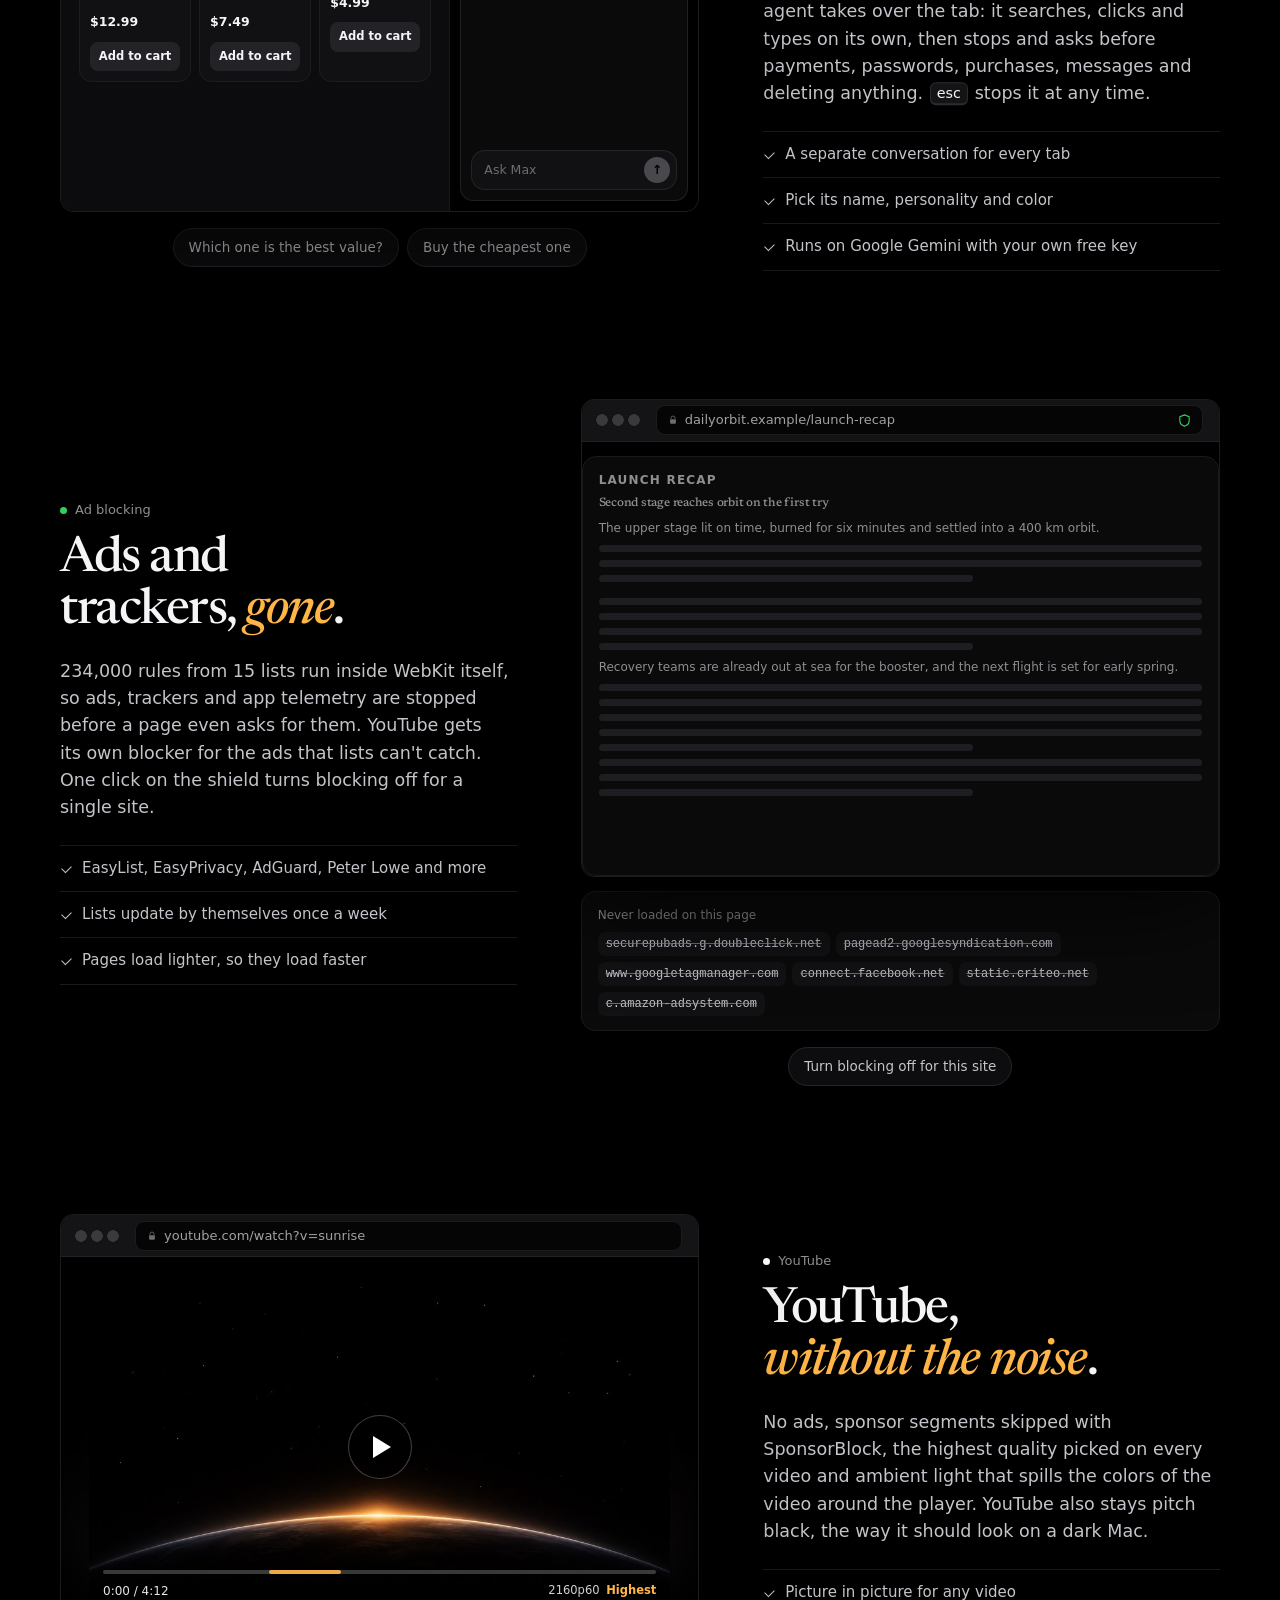
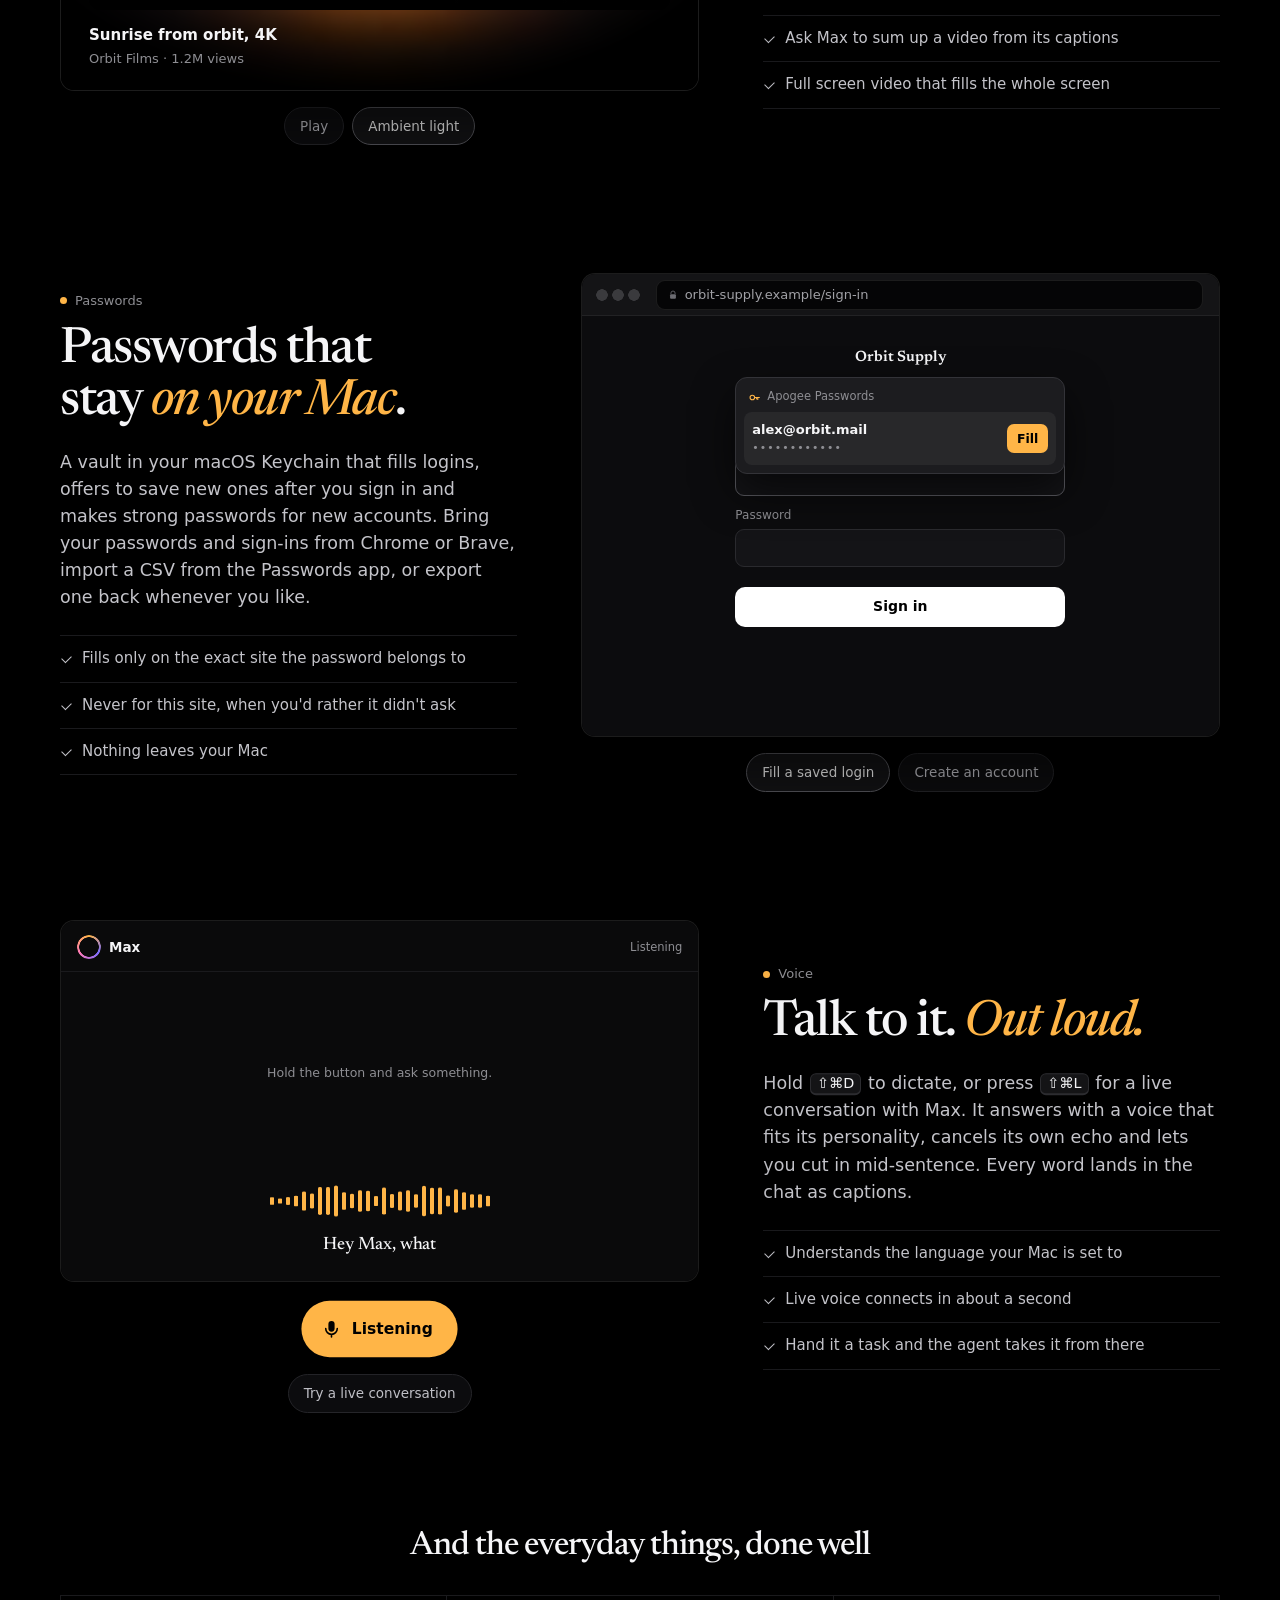
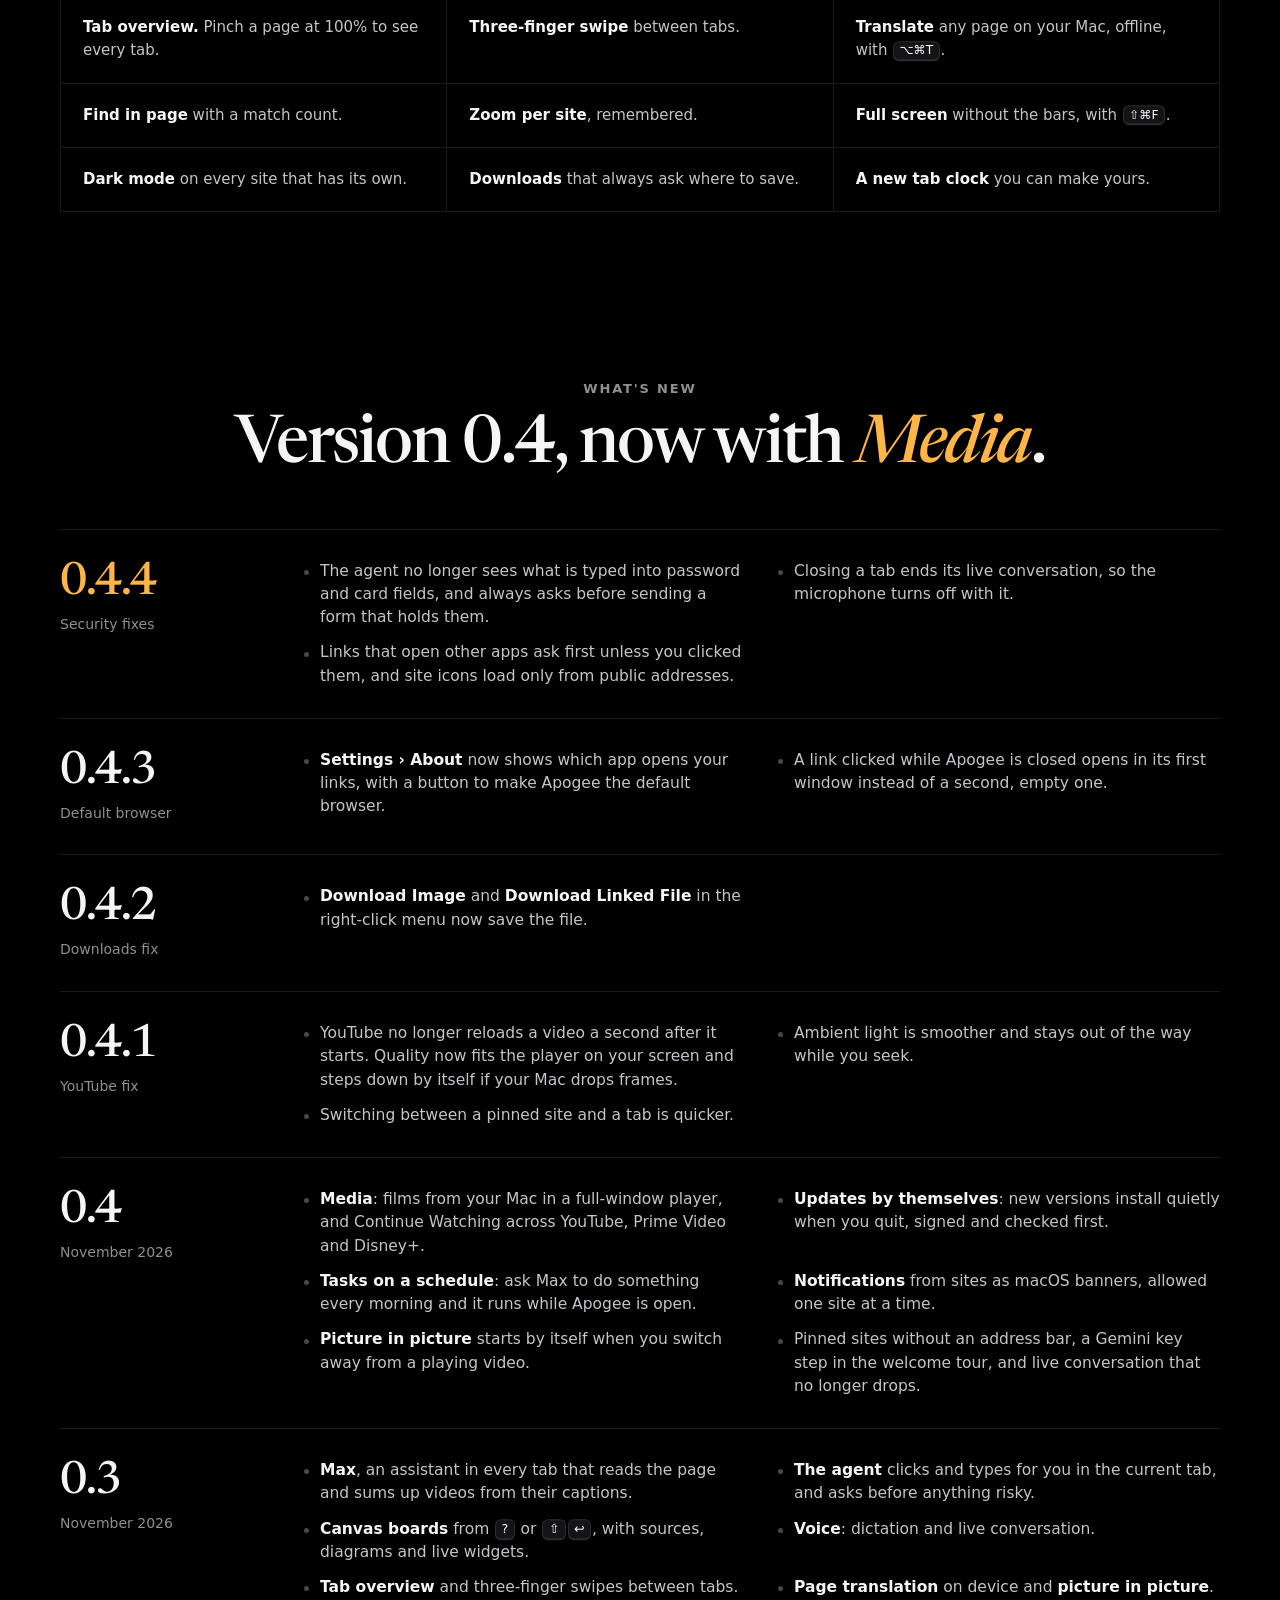
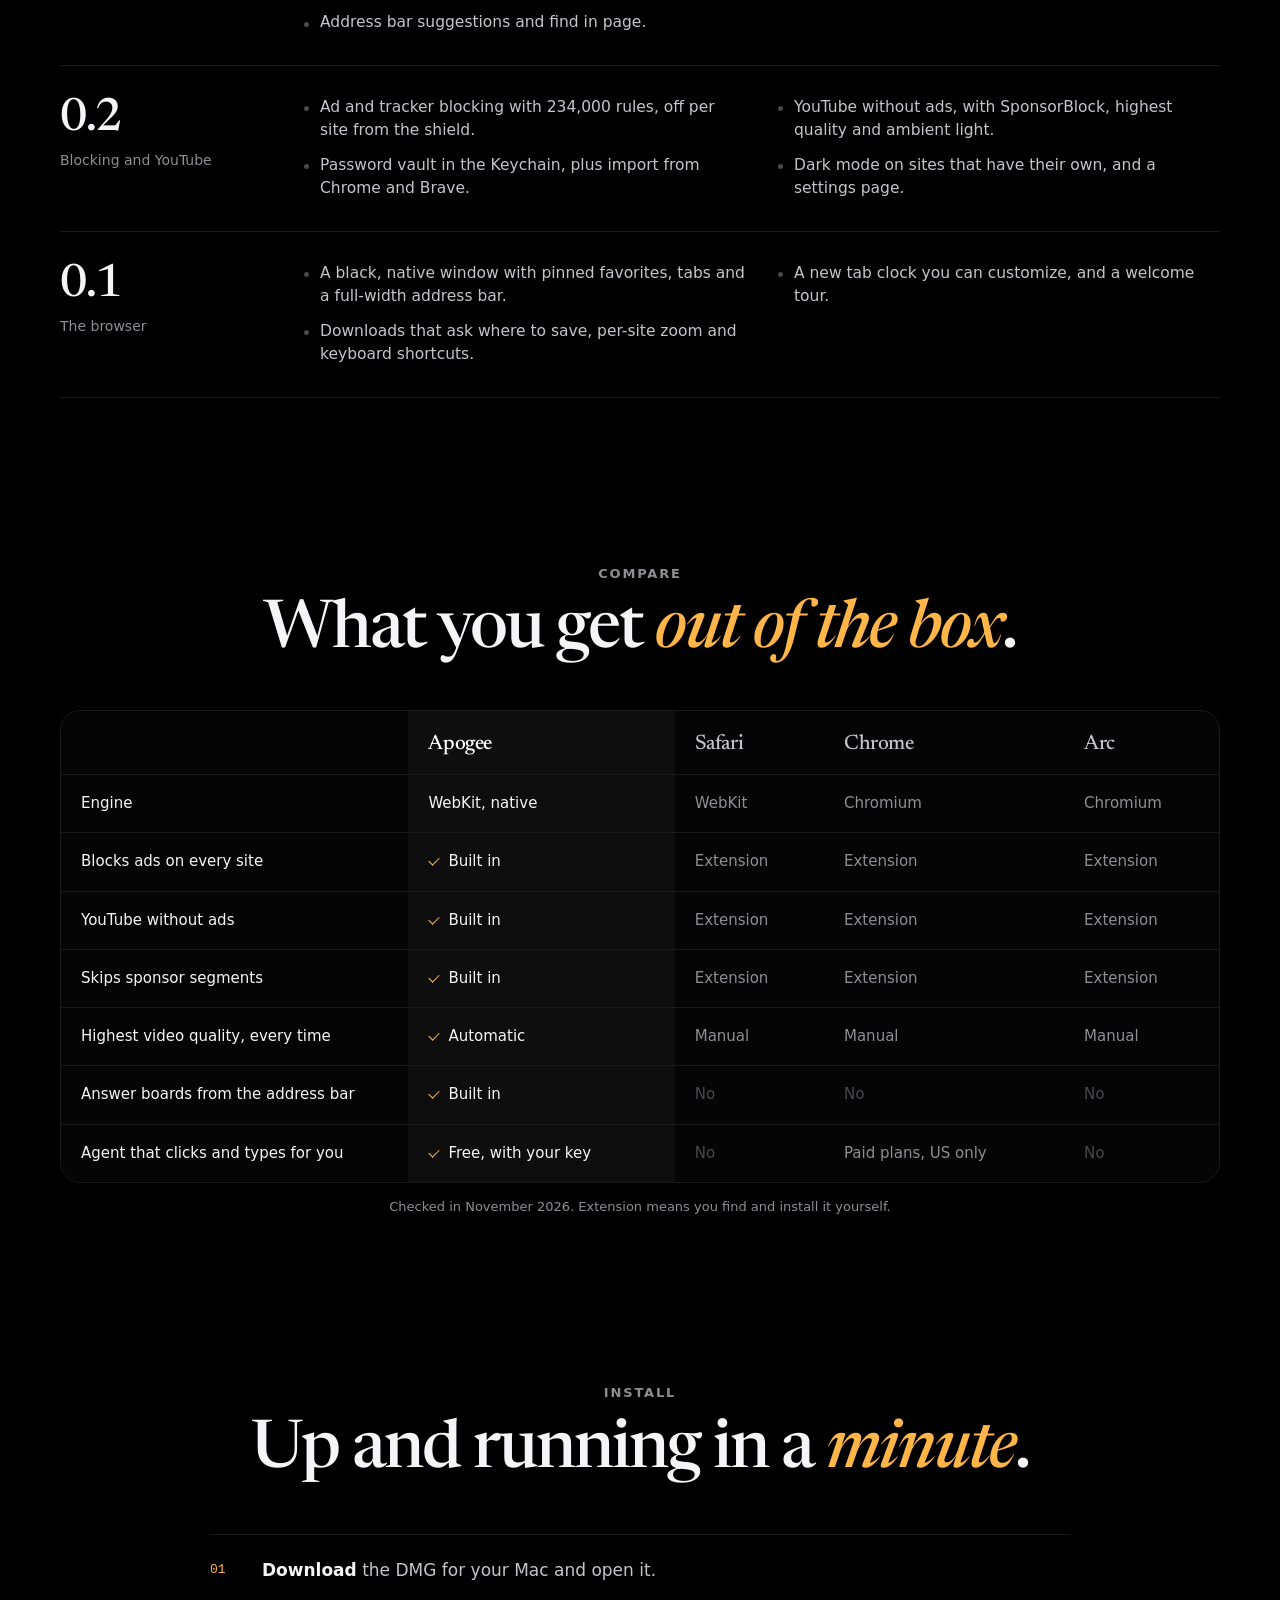
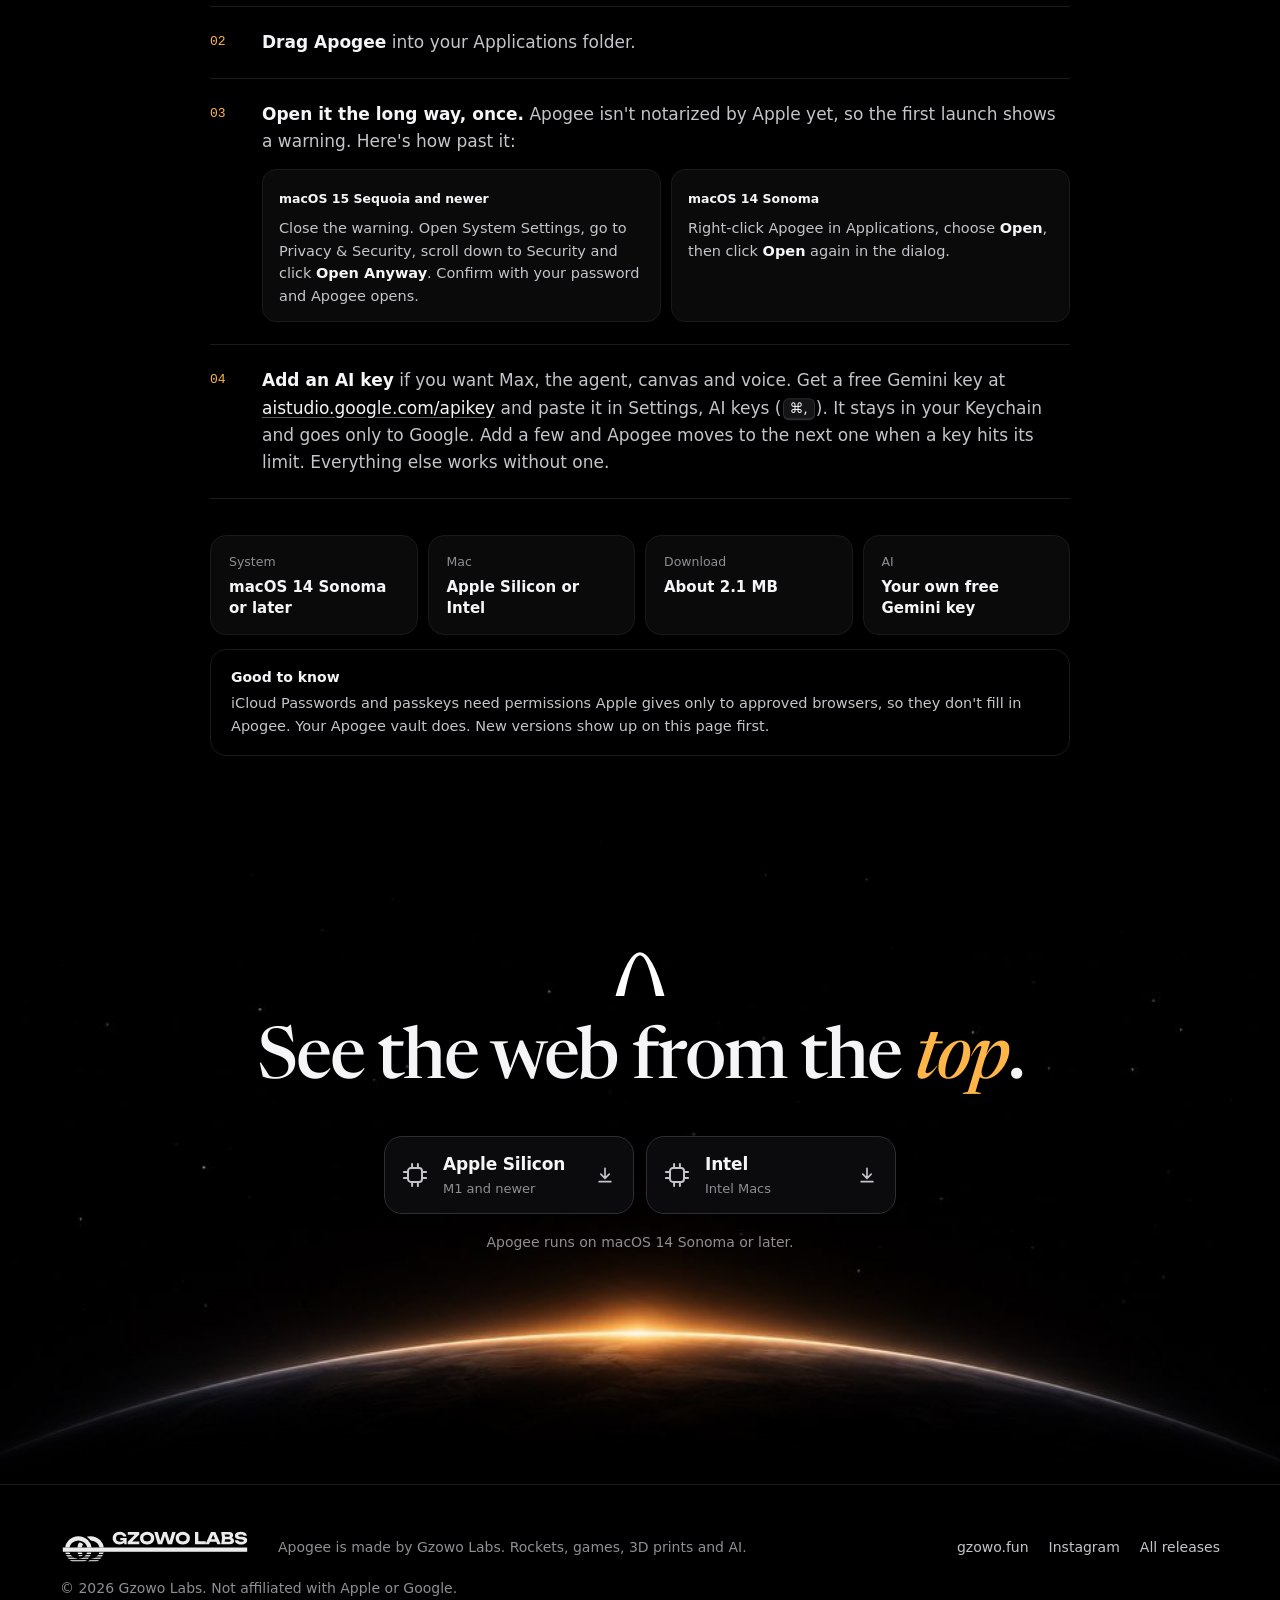
<file: v1.5/index.html>
<!doctype html>
<html lang="en">
<head>
<meta charset="utf-8">
<meta name="viewport" content="width=device-width, initial-scale=1, viewport-fit=cover">
<title>Apogee · A browser for Mac</title>
<meta name="description" content="Apogee is a native Mac browser by Gzowo Labs. Every ad blocked, YouTube without the noise, answer boards from the address bar and an assistant that does the clicking. Free for Apple Silicon and Intel Macs.">
<meta name="theme-color" content="#000000">
<meta name="color-scheme" content="dark">
<link rel="canonical" href="https://apogee.gzowo.fun/">
<meta property="og:type" content="website">
<meta property="og:site_name" content="Apogee">
<meta property="og:title" content="Apogee, a browser for Mac">
<meta property="og:description" content="Every ad blocked, YouTube without the noise, answer boards from the address bar and an assistant that does the clicking. Free for Apple Silicon and Intel.">
<meta property="og:url" content="https://apogee.gzowo.fun/">
<meta property="og:image" content="https://apogee.gzowo.fun/assets/og.jpg">
<meta property="og:image:width" content="1200">
<meta property="og:image:height" content="630">
<meta name="twitter:card" content="summary_large_image">
<link rel="icon" href="assets/favicon.svg" type="image/svg+xml">
<link rel="icon" href="assets/favicon-32.png" sizes="32x32" type="image/png">
<link rel="apple-touch-icon" href="assets/apple-touch-icon.png">
<link rel="preload" as="image" href="assets/horizon-1672.jpg" imagesrcset="assets/horizon-960.jpg 960w, assets/horizon-1672.jpg 1672w" imagesizes="100vw">
<link rel="preconnect" href="https://fonts.googleapis.com">
<link rel="preconnect" href="https://fonts.gstatic.com" crossorigin>
<link rel="stylesheet" href="https://fonts.googleapis.com/css2?family=Newsreader:ital,opsz,wght@0,6..72,400..600;1,6..72,400..600&display=swap" media="print" onload="this.media='all'">
<link rel="stylesheet" href="assets/site.css">
<script>document.documentElement.classList.add('js')</script>
<script src="assets/site.js" defer></script>
</head>
<body>
<svg width="0" height="0" style="position:absolute" aria-hidden="true">
  <symbol id="arch" viewBox="18 22 64 58"><path d="M22 76 Q50 -24 78 76 L68 76 Q50 -17 32 76 Z"/></symbol>
  <symbol id="shield" viewBox="0 0 24 24"><path d="M12 3 4.5 6v5.6c0 4.6 3.1 8.3 7.5 9.4 4.4-1.1 7.5-4.8 7.5-9.4V6L12 3Z" fill="none" stroke="currentColor" stroke-width="1.8" stroke-linejoin="round"/></symbol>
  <symbol id="spark" viewBox="0 0 24 24"><path d="M12 2.5c.5 4.6 2.4 8 9.5 9.5-7.1 1.5-9 4.9-9.5 9.5-.5-4.6-2.4-8-9.5-9.5 7.1-1.5 9-4.9 9.5-9.5Z" fill="currentColor"/></symbol>
  <symbol id="lock" viewBox="0 0 24 24"><path d="M7 10V7.5a5 5 0 0 1 10 0V10" fill="none" stroke="currentColor" stroke-width="2"/><rect x="5" y="10" width="14" height="11" rx="2.5" fill="currentColor"/></symbol>
  <symbol id="mic" viewBox="0 0 24 24"><rect x="8.5" y="3" width="7" height="12" rx="3.5" fill="currentColor"/><path d="M5.5 11.5a6.5 6.5 0 0 0 13 0M12 18v3" fill="none" stroke="currentColor" stroke-width="1.8" stroke-linecap="round"/></symbol>
  <symbol id="key" viewBox="0 0 24 24"><circle cx="8" cy="12" r="4.2" fill="none" stroke="currentColor" stroke-width="2"/><path d="M12 12h9M18 12v3.5M15.5 12v2.5" fill="none" stroke="currentColor" stroke-width="2" stroke-linecap="round"/></symbol>
  <symbol id="chip" viewBox="0 0 24 24"><rect x="6" y="6" width="12" height="12" rx="2.5" fill="none" stroke="currentColor" stroke-width="1.7"/><path d="M9.5 2.5v3M14.5 2.5v3M9.5 18.5v3M14.5 18.5v3M2.5 9.5h3M2.5 14.5h3M18.5 9.5h3M18.5 14.5h3" stroke="currentColor" stroke-width="1.7" stroke-linecap="round"/></symbol>
  <symbol id="down" viewBox="0 0 24 24"><path d="M12 4v12m0 0-5-5m5 5 5-5M5 20h14" fill="none" stroke="currentColor" stroke-width="2" stroke-linecap="round" stroke-linejoin="round"/></symbol>
</svg>

<header class="nav" id="nav">
  <a class="brand" href="#top" aria-label="Apogee"><svg class="arch"><use href="#arch"/></svg><span>Apogee</span></a>
  <nav class="links" aria-label="Sections">
    <a href="#features">Features</a>
    <a href="#new">What's new</a>
    <a href="#compare">Compare</a>
    <a href="#install">Install</a>
  </nav>
  <a class="nav-dl" href="#download">Download</a>
</header>

<main id="top">
  <section class="hero">
    <div class="hero-copy wrap">
      <p class="eyebrow">A browser for Mac by Gzowo Labs</p>
      <h1>The web at its <em>highest</em> point.</h1>
      <p class="lede">A native Mac browser built on WebKit. Every ad blocked, YouTube without the noise, answers drawn as boards and an assistant that does the clicking for you.</p>
      <div class="dl" id="download" data-dl>
        <a class="chip" data-arch="arm64" href="https://github.com/JerzySukiennik/apogee/releases/latest/download/Apogee-Apple-Silicon.dmg">
          <svg class="chip-ic"><use href="#chip"/></svg>
          <span class="chip-t"><b>Apple Silicon</b><small>M1 and newer · <span data-size="arm64">1.9 MB</span></small></span>
          <svg class="chip-dl"><use href="#down"/></svg>
          <span class="chip-tag">Your Mac</span>
        </a>
        <a class="chip" data-arch="x86_64" href="https://github.com/JerzySukiennik/apogee/releases/latest/download/Apogee-Intel.dmg">
          <svg class="chip-ic"><use href="#chip"/></svg>
          <span class="chip-t"><b>Intel</b><small>Intel Macs · <span data-size="x86_64">2.1 MB</span></small></span>
          <svg class="chip-dl"><use href="#down"/></svg>
          <span class="chip-tag">Your Mac</span>
        </a>
      </div>
      <p class="dl-meta"><span data-dl-note>Version 0.4.4 · Free · macOS 14 Sonoma or later</span><span class="sep">·</span><a href="#install">How to open it</a></p>
      <details class="which">
        <summary>Which one do I need?</summary>
        <p>Open the Apple menu and choose About This Mac. If it says <b>Chip: Apple M1</b> or any other M chip, take Apple Silicon. If it says <b>Processor: Intel</b>, take Intel.</p>
      </details>
    </div>
    <div class="sky" aria-hidden="true">
      <img src="assets/horizon-1672.jpg" srcset="assets/horizon-960.jpg 960w, assets/horizon-1672.jpg 1672w" sizes="max(100vw, 820px)" alt="" width="1672" height="941" fetchpriority="high">
    </div>
  </section>

  <section class="show" aria-label="The Apogee window">
    <div class="win win-xl reveal">
      <div class="strip">
        <span class="lights" aria-hidden="true"><i></i><i></i><i></i></span>
        <span class="pins" aria-hidden="true">
          <span class="pin"><span class="lt" style="background:#fff;color:#000">▶</span></span>
          <span class="pin"><span class="lt" style="background:#e5e5ea;color:#000">M</span></span>
          <span class="pin"><span class="lt">W</span></span>
          <span class="pin"><span class="lt">G</span></span>
        </span>
        <span class="tab on"><span class="tt">New Tab</span><span class="x">×</span></span>
        <span class="tab"><span class="fq">?</span><span class="tt">The farthest point of an orbit</span></span>
        <span class="tab wide"><span class="fq yt">▶</span><span class="tt">Sunrise from orbit, 4K</span></span>
        <span class="plus">+</span>
      </div>
      <div class="navrow">
        <span class="navb">‹</span><span class="navb dim">›</span><span class="navb">↻</span>
        <span class="addr"><span class="ph">Search, or type ?question</span><svg class="sh"><use href="#shield"/></svg></span>
        <span class="ai"><svg><use href="#spark"/></svg></span>
      </div>
      <div class="newtab">
        <div class="clk" data-clock>9:41</div>
        <div class="dt" data-date>Monday, November 9</div>
        <div class="gr"><span class="ring"></span><span data-greet>Good morning.</span></div>
        <div class="fav">
          <span><i class="tile"><span class="lt" style="background:#fff;color:#000">▶</span></i>YouTube</span>
          <span><i class="tile"><span class="lt" style="background:#e5e5ea;color:#000">M</span></i>Gmail</span>
          <span><i class="tile"><span class="lt">W</span></i>Wikipedia</span>
          <span><i class="tile"><span class="lt">G</span></i>GitHub</span>
        </div>
      </div>
    </div>
  </section>

  <section class="features" id="features">
    <div class="wrap head reveal">
      <p class="kicker">Features</p>
      <h2>Everything built in. <em>Nothing</em> to install.</h2>
      <p class="sub">No extensions, no add-ons, no account. Every demo below is live, so go ahead and press things.</p>
    </div>

    <article class="feat wrap" id="canvas">
      <div class="feat-text reveal">
        <p class="label" style="--c:var(--blue)">Canvas</p>
        <h3>Ask with a <em>question mark</em>.</h3>
        <p>Type <kbd>?</kbd> and a question in the address bar and Apogee builds a board: a straight answer, facts with their sources, diagrams and small simulations you can play with. Follow-ups land on the same board, and <kbd>⇧</kbd><kbd>↩</kbd> turns any search into one.</p>
        <ul class="ticks">
          <li>The answer in about a second, the full board in five to eight</li>
          <li>Real photos from Wikimedia Commons, never generated ones</li>
          <li>Boards disappear when you close them</li>
        </ul>
      </div>
      <div class="demo reveal" data-demo="canvas">
        <div class="win">
          <div class="navrow mini"><span class="addr"><span class="typed" data-typed></span><span class="caret" aria-hidden="true"></span></span></div>
          <div class="board" data-board aria-live="polite"></div>
        </div>
        <div class="tries" role="group" aria-label="Try a question">
          <button type="button" data-q="apogee" class="on">?what is an apogee</button>
          <button type="button" data-q="nozzle">?how does a rocket nozzle work</button>
        </div>
      </div>
    </article>

    <article class="feat wrap flip" id="max">
      <div class="feat-text reveal">
        <p class="label" style="--c:var(--acc)">Max and the agent</p>
        <h3>Max reads the page. The agent does the <em>clicking</em>.</h3>
        <p>Press <kbd>⌘J</kbd> and ask about anything on screen, long videos included. Ask it to do something and the agent takes over the tab: it searches, clicks and types on its own, then stops and asks before payments, passwords, purchases, messages and deleting anything. <kbd>esc</kbd> stops it at any time.</p>
        <ul class="ticks">
          <li>A separate conversation for every tab</li>
          <li>Pick its name, personality and color</li>
          <li>Runs on Google Gemini with your own free key</li>
        </ul>
      </div>
      <div class="demo reveal" data-demo="max">
        <div class="win">
          <div class="navrow mini"><span class="addr"><svg class="lk"><use href="#lock"/></svg>orbit-supply.example/cables</span><span class="ai on"><svg><use href="#spark"/></svg></span></div>
          <div class="split">
            <div class="shop" data-shop>
              <div class="shop-h"><b>Orbit Supply</b><span class="cart">Cart <i data-cart>0</i></span></div>
              <p class="shop-t">USB-C cables</p>
              <div class="prods">
                <div class="prod" data-p="braided"><span class="pimg"><i></i></span><b>Braided cable</b><small>1 m · 100 W</small><span class="price">$12.99</span><span class="btn">Add to cart</span></div>
                <div class="prod" data-p="long"><span class="pimg"><i></i></span><b>Fast charge cable</b><small>2 m · 60 W</small><span class="price">$7.49</span><span class="btn">Add to cart</span></div>
                <div class="prod" data-p="basic"><span class="pimg"><i></i></span><b>Basic cable</b><small>1 m · 60 W</small><span class="price">$4.99</span><span class="btn" data-buy>Add to cart</span></div>
              </div>
              <div class="checkout" data-checkout><span>Checkout</span><b>Basic cable</b><span class="pay">Pay $4.99</span></div>
            </div>
            <aside class="panel">
              <div class="ph"><span class="halo"></span><b>Max</b><span class="pdim">This tab</span></div>
              <div class="msgs" data-msgs><p class="hint">Ask about this page, or tell Max to do something.</p></div>
              <div class="inp"><span data-inp>Ask Max</span><span class="send">↑</span></div>
            </aside>
          </div>
          <span class="cursor" data-cursor aria-hidden="true"></span>
        </div>
        <div class="tries" role="group" aria-label="Try Max">
          <button type="button" data-a="ask">Which one is the best value?</button>
          <button type="button" data-a="do">Buy the cheapest one</button>
        </div>
      </div>
    </article>

    <article class="feat wrap" id="blocking">
      <div class="feat-text reveal">
        <p class="label" style="--c:var(--green)">Ad blocking</p>
        <h3>Ads and trackers, <em>gone</em>.</h3>
        <p>234,000 rules from 15 lists run inside WebKit itself, so ads, trackers and app telemetry are stopped before a page even asks for them. YouTube gets its own blocker for the ads that lists can't catch. One click on the shield turns blocking off for a single site.</p>
        <ul class="ticks">
          <li>EasyList, EasyPrivacy, AdGuard, Peter Lowe and more</li>
          <li>Lists update by themselves once a week</li>
          <li>Pages load lighter, so they load faster</li>
        </ul>
      </div>
      <div class="demo reveal" data-demo="ads">
        <div class="win">
          <div class="navrow mini"><span class="addr"><svg class="lk"><use href="#lock"/></svg>dailyorbit.example/launch-recap<button type="button" class="shield on" data-shield aria-pressed="true" aria-label="Ad blocking for this site"><svg><use href="#shield"/></svg></button></span></div>
          <div class="news" data-news>
            <div class="ad ad-top"><span>Ad</span></div>
            <div class="news-body">
              <div class="art">
                <p class="nk">Launch recap</p>
                <p class="nh">Second stage reaches orbit on the first try</p>
                <p class="nt">The upper stage lit on time, burned for six minutes and settled into a 400 km orbit.</p>
                <i class="ln"></i><i class="ln"></i><i class="ln s"></i>
                <div class="ad ad-in"><span>Sponsored</span></div>
                <i class="ln"></i><i class="ln"></i><i class="ln"></i><i class="ln s"></i>
                <p class="nt">Recovery teams are already out at sea for the booster, and the next flight is set for early spring.</p>
                <i class="ln"></i><i class="ln"></i><i class="ln"></i><i class="ln"></i><i class="ln s"></i>
                <i class="ln"></i><i class="ln"></i><i class="ln s"></i>
              </div>
              <div class="ad ad-side"><span>Ad</span></div>
            </div>
            <div class="ad ad-pop"><span>Ad</span></div>
          </div>
        </div>
        <div class="blocked">
          <p>Never loaded on this page</p>
          <ul data-log>
            <li>securepubads.g.doubleclick.net</li>
            <li>pagead2.googlesyndication.com</li>
            <li>www.googletagmanager.com</li>
            <li>connect.facebook.net</li>
            <li>static.criteo.net</li>
            <li>c.amazon-adsystem.com</li>
          </ul>
        </div>
        <div class="tries" role="group" aria-label="Try ad blocking">
          <button type="button" data-shield-btn>Turn blocking off for this site</button>
        </div>
      </div>
    </article>

    <article class="feat wrap flip" id="youtube">
      <div class="feat-text reveal">
        <p class="label" style="--c:#fff">YouTube</p>
        <h3>YouTube, <em>without the noise</em>.</h3>
        <p>No ads, sponsor segments skipped with SponsorBlock, the highest quality picked on every video and ambient light that spills the colors of the video around the player. YouTube also stays pitch black, the way it should look on a dark Mac.</p>
        <ul class="ticks">
          <li>Picture in picture for any video</li>
          <li>Ask Max to sum up a video from its captions</li>
          <li>Full screen video that fills the whole screen</li>
        </ul>
      </div>
      <div class="demo reveal" data-demo="yt">
        <div class="win">
          <div class="navrow mini"><span class="addr"><svg class="lk"><use href="#lock"/></svg>youtube.com/watch?v=sunrise</span></div>
          <div class="yt">
            <div class="stage">
              <div class="amb" data-amb><img src="assets/ambient.jpg" alt="" width="96" height="54"></div>
              <div class="player" data-player>
                <img class="frame" data-frame src="assets/horizon-960.jpg" alt="Sunrise over the curve of the Earth" width="960" height="540" loading="lazy">
                <div class="toast" data-toast></div>
                <button type="button" class="big-play" data-play aria-label="Play"><span></span></button>
                <div class="ctrls">
                  <div class="bar"><span class="seg" style="left:30%;width:13%"></span><span class="prog" data-prog></span></div>
                  <div class="row"><span class="time" data-time>0:00 / 4:12</span><span class="q">2160p60 <b>Highest</b></span></div>
                </div>
              </div>
            </div>
            <div class="yt-meta"><b>Sunrise from orbit, 4K</b><span>Orbit Films · 1.2M views</span></div>
          </div>
        </div>
        <div class="tries" role="group" aria-label="Try YouTube">
          <button type="button" data-play-btn>Play</button>
          <button type="button" data-amb-btn class="on" aria-pressed="true">Ambient light</button>
        </div>
      </div>
    </article>

    <article class="feat wrap" id="passwords">
      <div class="feat-text reveal">
        <p class="label" style="--c:var(--acc)">Passwords</p>
        <h3>Passwords that stay <em>on your Mac</em>.</h3>
        <p>A vault in your macOS Keychain that fills logins, offers to save new ones after you sign in and makes strong passwords for new accounts. Bring your passwords and sign-ins from Chrome or Brave, import a CSV from the Passwords app, or export one back whenever you like.</p>
        <ul class="ticks">
          <li>Fills only on the exact site the password belongs to</li>
          <li>Never for this site, when you'd rather it didn't ask</li>
          <li>Nothing leaves your Mac</li>
        </ul>
      </div>
      <div class="demo reveal" data-demo="vault">
        <div class="win">
          <div class="navrow mini"><span class="addr"><svg class="lk"><use href="#lock"/></svg>orbit-supply.example/sign-in</span></div>
          <div class="login">
            <div class="lg">
              <b class="lg-brand">Orbit Supply</b>
              <p class="lg-title" data-lg-title>Sign in</p>
              <span class="lab">Email</span>
              <span class="field" data-email></span>
              <div class="pop" data-pop>
                <span class="pop-h"><svg><use href="#key"/></svg>Apogee Passwords</span>
                <button type="button" class="pop-row" data-fill><span><b>alex@orbit.mail</b><small>••••••••••••</small></span><em>Fill</em></button>
              </div>
              <span class="lab">Password</span>
              <span class="field pw" data-pass></span>
              <div class="pop gen" data-gen>
                <span class="pop-h"><svg><use href="#key"/></svg>Strong password</span>
                <code data-pw></code>
                <span class="gen-b"><button type="button" data-regen>New one</button><button type="button" class="use" data-use>Use it</button></span>
              </div>
              <span class="lg-btn" data-lg-btn>Sign in</span>
            </div>
          </div>
          <div class="savebar" data-save>
            <svg class="k"><use href="#key"/></svg>
            <span class="sv-t" data-save-t>Save password for orbit-supply.example?</span>
            <span class="sv-b"><button type="button" class="ghost">Never for this site</button><button type="button" class="acc" data-save-btn>Save</button></span>
          </div>
        </div>
        <div class="tries" role="group" aria-label="Try passwords">
          <button type="button" data-v="fill" class="on">Fill a saved login</button>
          <button type="button" data-v="new">Create an account</button>
        </div>
      </div>
    </article>

    <article class="feat wrap flip" id="voice">
      <div class="feat-text reveal">
        <p class="label" style="--c:var(--acc)">Voice</p>
        <h3>Talk to it. <em>Out loud.</em></h3>
        <p>Hold <kbd>⇧⌘D</kbd> to dictate, or press <kbd>⇧⌘L</kbd> for a live conversation with Max. It answers with a voice that fits its personality, cancels its own echo and lets you cut in mid-sentence. Every word lands in the chat as captions.</p>
        <ul class="ticks">
          <li>Understands the language your Mac is set to</li>
          <li>Live voice connects in about a second</li>
          <li>Hand it a task and the agent takes it from there</li>
        </ul>
      </div>
      <div class="demo reveal" data-demo="voice">
        <div class="win voice-win">
          <div class="vpanel">
            <div class="ph"><span class="halo" data-halo></span><b>Max</b><span class="pdim" data-vstate>Ready</span></div>
            <div class="msgs" data-vmsgs><p class="hint">Hold the button and ask something.</p></div>
            <div class="wave" data-wave aria-hidden="true"></div>
            <p class="transcript" data-tr></p>
          </div>
        </div>
        <div class="talk-row">
          <button type="button" class="talk" data-talk><svg><use href="#mic"/></svg><span data-talk-t>Hold to talk</span></button>
        </div>
        <div class="tries" role="group" aria-label="Try voice">
          <button type="button" data-live>Try a live conversation</button>
        </div>
      </div>
    </article>

    <div class="wrap more reveal">
      <h4>And the everyday things, done well</h4>
      <ul>
        <li><b>Tab overview.</b> Pinch a page at 100% to see every tab.</li>
        <li><b>Three-finger swipe</b> between tabs.</li>
        <li><b>Translate</b> any page on your Mac, offline, with <kbd>⌥⌘T</kbd>.</li>
        <li><b>Find in page</b> with a match count.</li>
        <li><b>Zoom per site</b>, remembered.</li>
        <li><b>Full screen</b> without the bars, with <kbd>⇧⌘F</kbd>.</li>
        <li><b>Dark mode</b> on every site that has its own.</li>
        <li><b>Downloads</b> that always ask where to save.</li>
        <li><b>A new tab clock</b> you can make yours.</li>
      </ul>
    </div>
  </section>

  <section class="new" id="new">
    <div class="wrap">
      <div class="head reveal">
        <p class="kicker">What's new</p>
        <h2>Version 0.4, now with <em>Media</em>.</h2>
      </div>
      <div class="rels">
        <article class="rel reveal">
          <div class="rel-v"><b>0.4.4</b><span>Security fixes</span></div>
          <ul>
            <li>The agent no longer sees what is typed into password and card fields, and always asks before sending a form that holds them.</li>
            <li>Closing a tab ends its live conversation, so the microphone turns off with it.</li>
            <li>Links that open other apps ask first unless you clicked them, and site icons load only from public addresses.</li>
          </ul>
        </article>
        <article class="rel reveal">
          <div class="rel-v"><b>0.4.3</b><span>Default browser</span></div>
          <ul>
            <li><b>Settings › About</b> now shows which app opens your links, with a button to make Apogee the default browser.</li>
            <li>A link clicked while Apogee is closed opens in its first window instead of a second, empty one.</li>
          </ul>
        </article>
        <article class="rel reveal">
          <div class="rel-v"><b>0.4.2</b><span>Downloads fix</span></div>
          <ul>
            <li><b>Download Image</b> and <b>Download Linked File</b> in the right-click menu now save the file.</li>
          </ul>
        </article>
        <article class="rel reveal">
          <div class="rel-v"><b>0.4.1</b><span>YouTube fix</span></div>
          <ul>
            <li>YouTube no longer reloads a video a second after it starts. Quality now fits the player on your screen and steps down by itself if your Mac drops frames.</li>
            <li>Ambient light is smoother and stays out of the way while you seek.</li>
            <li>Switching between a pinned site and a tab is quicker.</li>
          </ul>
        </article>
        <article class="rel reveal">
          <div class="rel-v"><b>0.4</b><span>November 2026</span></div>
          <ul>
            <li><b>Media</b>: films from your Mac in a full-window player, and Continue Watching across YouTube, Prime Video and Disney+.</li>
            <li><b>Updates by themselves</b>: new versions install quietly when you quit, signed and checked first.</li>
            <li><b>Tasks on a schedule</b>: ask Max to do something every morning and it runs while Apogee is open.</li>
            <li><b>Notifications</b> from sites as macOS banners, allowed one site at a time.</li>
            <li><b>Picture in picture</b> starts by itself when you switch away from a playing video.</li>
            <li>Pinned sites without an address bar, a Gemini key step in the welcome tour, and live conversation that no longer drops.</li>
          </ul>
        </article>
        <article class="rel reveal">
          <div class="rel-v"><b>0.3</b><span>November 2026</span></div>
          <ul>
            <li><b>Max</b>, an assistant in every tab that reads the page and sums up videos from their captions.</li>
            <li><b>The agent</b> clicks and types for you in the current tab, and asks before anything risky.</li>
            <li><b>Canvas boards</b> from <kbd>?</kbd> or <kbd>⇧</kbd><kbd>↩</kbd>, with sources, diagrams and live widgets.</li>
            <li><b>Voice</b>: dictation and live conversation.</li>
            <li><b>Tab overview</b> and three-finger swipes between tabs.</li>
            <li><b>Page translation</b> on device and <b>picture in picture</b>.</li>
            <li>Address bar suggestions and find in page.</li>
          </ul>
        </article>
        <article class="rel reveal">
          <div class="rel-v"><b>0.2</b><span>Blocking and YouTube</span></div>
          <ul>
            <li>Ad and tracker blocking with 234,000 rules, off per site from the shield.</li>
            <li>YouTube without ads, with SponsorBlock, highest quality and ambient light.</li>
            <li>Password vault in the Keychain, plus import from Chrome and Brave.</li>
            <li>Dark mode on sites that have their own, and a settings page.</li>
          </ul>
        </article>
        <article class="rel reveal">
          <div class="rel-v"><b>0.1</b><span>The browser</span></div>
          <ul>
            <li>A black, native window with pinned favorites, tabs and a full-width address bar.</li>
            <li>A new tab clock you can customize, and a welcome tour.</li>
            <li>Downloads that ask where to save, per-site zoom and keyboard shortcuts.</li>
          </ul>
        </article>
      </div>
    </div>
  </section>

  <section class="compare" id="compare">
    <div class="wrap">
      <div class="head reveal">
        <p class="kicker">Compare</p>
        <h2>What you get <em>out of the box</em>.</h2>
      </div>
      <div class="table-wrap reveal">
        <table>
          <thead>
            <tr><th scope="col"><span class="sr">Feature</span></th><th scope="col" class="me">Apogee</th><th scope="col">Safari</th><th scope="col">Chrome</th><th scope="col">Arc</th></tr>
          </thead>
          <tbody>
            <tr><th scope="row">Engine</th><td class="me">WebKit, native</td><td>WebKit</td><td>Chromium</td><td>Chromium</td></tr>
            <tr><th scope="row">Blocks ads on every site</th><td class="me yes">Built in</td><td>Extension</td><td>Extension</td><td>Extension</td></tr>
            <tr><th scope="row">YouTube without ads</th><td class="me yes">Built in</td><td>Extension</td><td>Extension</td><td>Extension</td></tr>
            <tr><th scope="row">Skips sponsor segments</th><td class="me yes">Built in</td><td>Extension</td><td>Extension</td><td>Extension</td></tr>
            <tr><th scope="row">Highest video quality, every time</th><td class="me yes">Automatic</td><td>Manual</td><td>Manual</td><td>Manual</td></tr>
            <tr><th scope="row">Answer boards from the address bar</th><td class="me yes">Built in</td><td class="no">No</td><td class="no">No</td><td class="no">No</td></tr>
            <tr><th scope="row">Agent that clicks and types for you</th><td class="me yes">Free, with your key</td><td class="no">No</td><td>Paid plans, US only</td><td class="no">No</td></tr>
          </tbody>
        </table>
      </div>
      <p class="note reveal">Checked in November 2026. Extension means you find and install it yourself.</p>
    </div>
  </section>

  <section class="install" id="install">
    <div class="wrap">
      <div class="head reveal">
        <p class="kicker">Install</p>
        <h2>Up and running in a <em>minute</em>.</h2>
      </div>
      <ol class="steps">
        <li class="reveal"><div><b>Download</b> the DMG for your Mac and open it.</div></li>
        <li class="reveal"><div><b>Drag Apogee</b> into your Applications folder.</div></li>
        <li class="reveal"><div><b>Open it the long way, once.</b> Apogee isn't notarized by Apple yet, so the first launch shows a warning. Here's how past it:
          <div class="os">
            <div><span class="os-n">macOS 15 Sequoia and newer</span><p>Close the warning. Open System Settings, go to Privacy &amp; Security, scroll down to Security and click <b>Open Anyway</b>. Confirm with your password and Apogee opens.</p></div>
            <div><span class="os-n">macOS 14 Sonoma</span><p>Right-click Apogee in Applications, choose <b>Open</b>, then click <b>Open</b> again in the dialog.</p></div>
          </div></div>
        </li>
        <li class="reveal"><div><b>Add an AI key</b> if you want Max, the agent, canvas and voice. Get a free Gemini key at <a href="https://aistudio.google.com/apikey" target="_blank" rel="noopener">aistudio.google.com/apikey</a> and paste it in Settings, AI keys (<kbd>⌘,</kbd>). It stays in your Keychain and goes only to Google. Add a few and Apogee moves to the next one when a key hits its limit. Everything else works without one.</div></li>
      </ol>
      <div class="req reveal">
        <div><span>System</span><b>macOS 14 Sonoma or later</b></div>
        <div><span>Mac</span><b>Apple Silicon or Intel</b></div>
        <div><span>Download</span><b data-req-size>About 2.1 MB</b></div>
        <div><span>AI</span><b>Your own free Gemini key</b></div>
      </div>
      <div class="good reveal">
        <h4>Good to know</h4>
        <p>iCloud Passwords and passkeys need permissions Apple gives only to approved browsers, so they don't fill in Apogee. Your Apogee vault does. New versions show up on this page first.</p>
      </div>
    </div>
  </section>

  <section class="end">
    <div class="end-sky" aria-hidden="true"><img src="assets/horizon-960.jpg" alt="" width="960" height="540" loading="lazy"></div>
    <div class="wrap end-in reveal">
      <svg class="arch big"><use href="#arch"/></svg>
      <h2>See the web from the <em>top</em>.</h2>
      <div class="dl" data-dl>
        <a class="chip" data-arch="arm64" href="https://github.com/JerzySukiennik/apogee/releases/latest/download/Apogee-Apple-Silicon.dmg">
          <svg class="chip-ic"><use href="#chip"/></svg>
          <span class="chip-t"><b>Apple Silicon</b><small>M1 and newer</small></span>
          <svg class="chip-dl"><use href="#down"/></svg>
          <span class="chip-tag">Your Mac</span>
        </a>
        <a class="chip" data-arch="x86_64" href="https://github.com/JerzySukiennik/apogee/releases/latest/download/Apogee-Intel.dmg">
          <svg class="chip-ic"><use href="#chip"/></svg>
          <span class="chip-t"><b>Intel</b><small>Intel Macs</small></span>
          <svg class="chip-dl"><use href="#down"/></svg>
          <span class="chip-tag">Your Mac</span>
        </a>
      </div>
      <p class="dl-meta"><span data-dl-note>Version 0.4.4 · Free · macOS 14 Sonoma or later</span></p>
    </div>
  </section>
</main>

<footer class="foot">
  <div class="wrap foot-in">
    <a class="gl" href="https://gzowo.fun" aria-label="Gzowo Labs"><img src="assets/gzowo-labs.svg" alt="Gzowo Labs" width="220" height="40"></a>
    <p>Apogee is made by Gzowo Labs. Rockets, games, 3D prints and AI.</p>
    <nav class="foot-links" aria-label="Links">
      <a href="https://gzowo.fun">gzowo.fun</a>
      <a href="https://www.instagram.com/gzowo_labs/" target="_blank" rel="noopener">Instagram</a>
      <a href="https://github.com/JerzySukiennik/apogee/releases" target="_blank" rel="noopener">All releases</a>
    </nav>
    <p class="fine">© 2026 Gzowo Labs. Not affiliated with Apple or Google.</p>
  </div>
</footer>
</body>
</html>
</file>
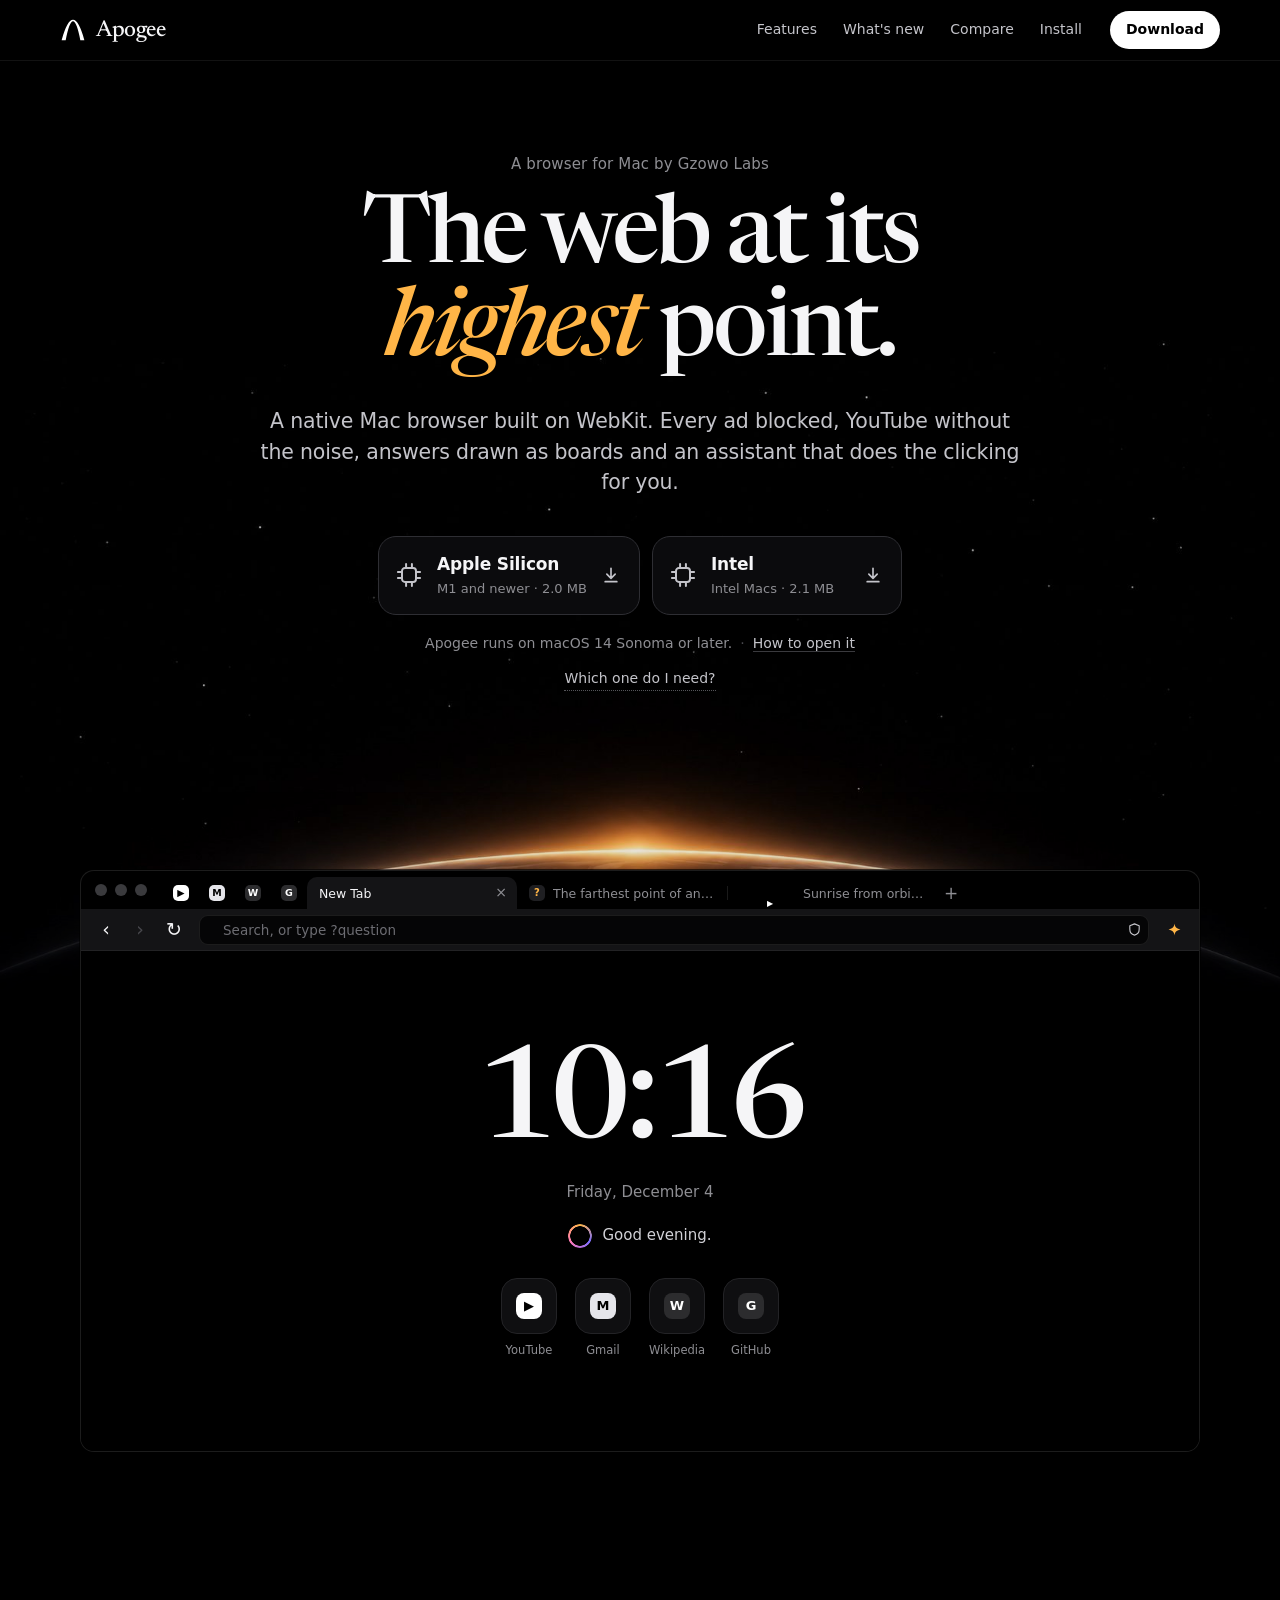
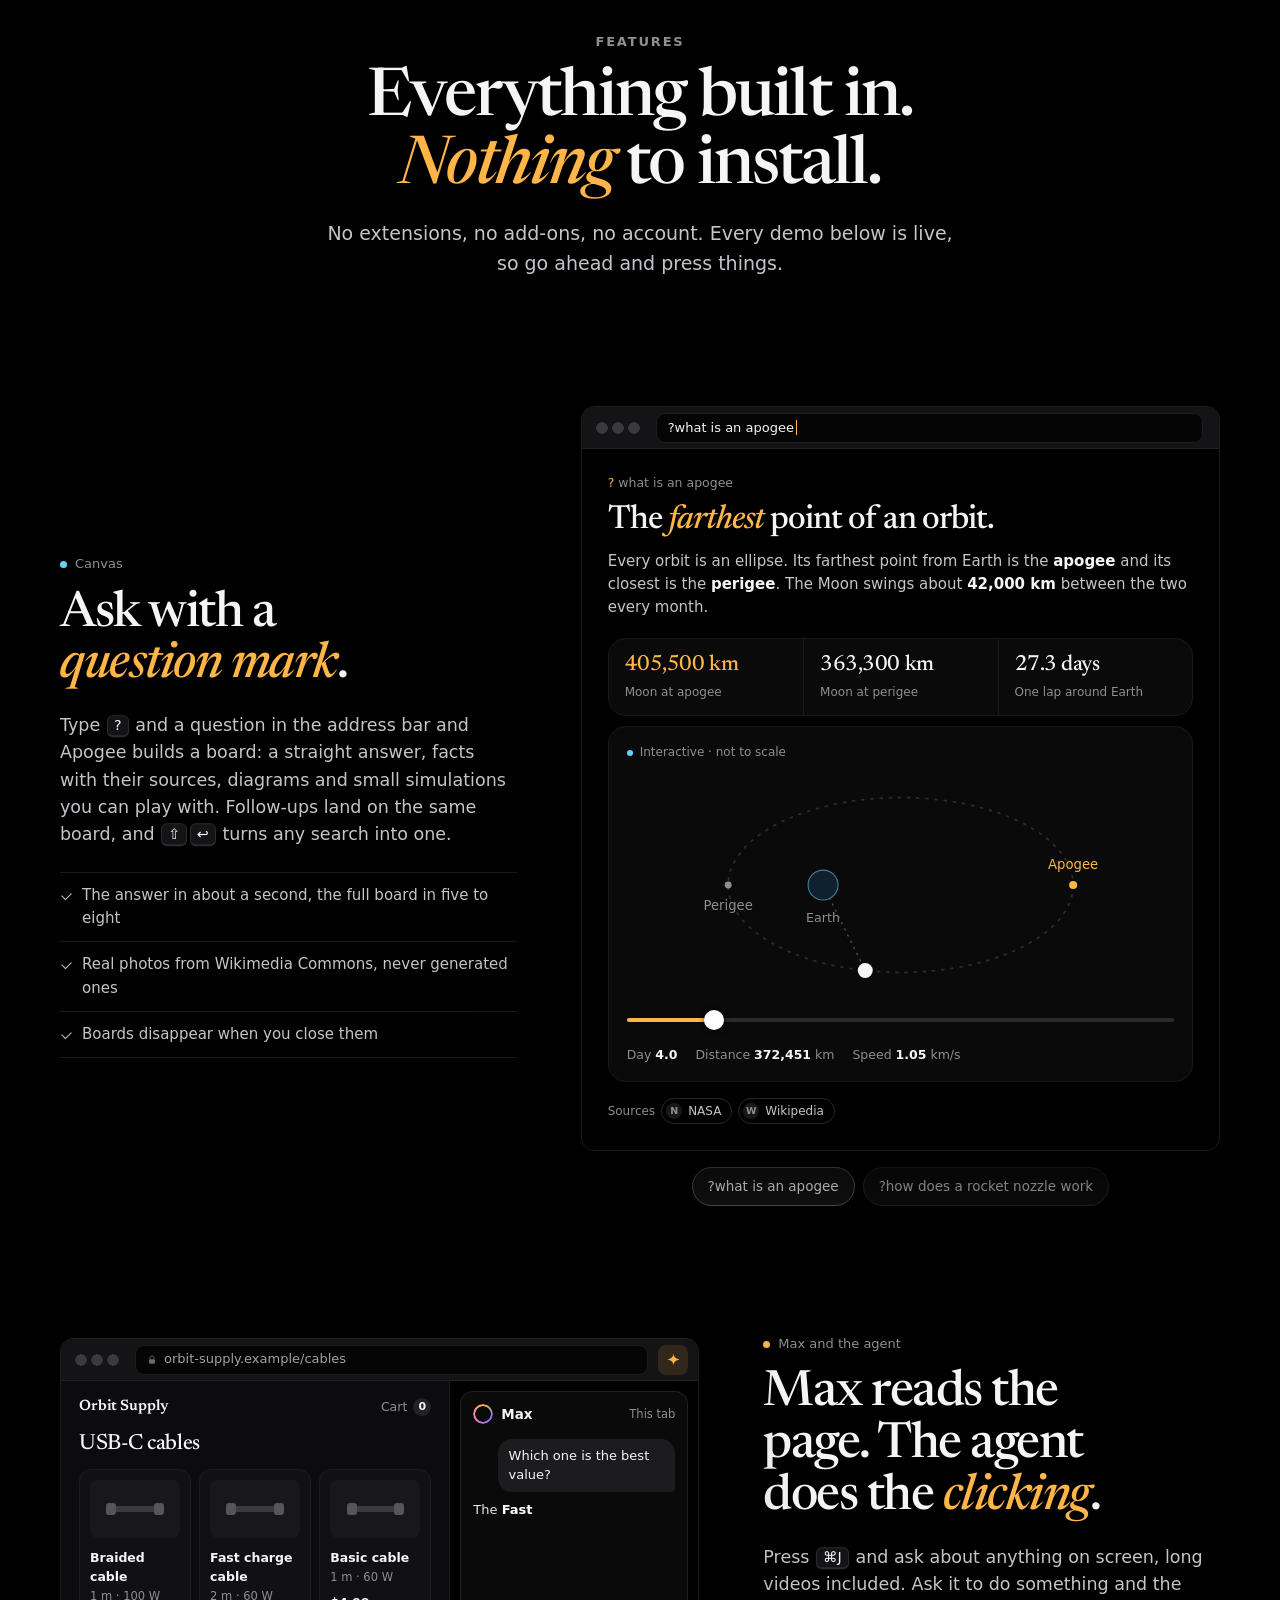
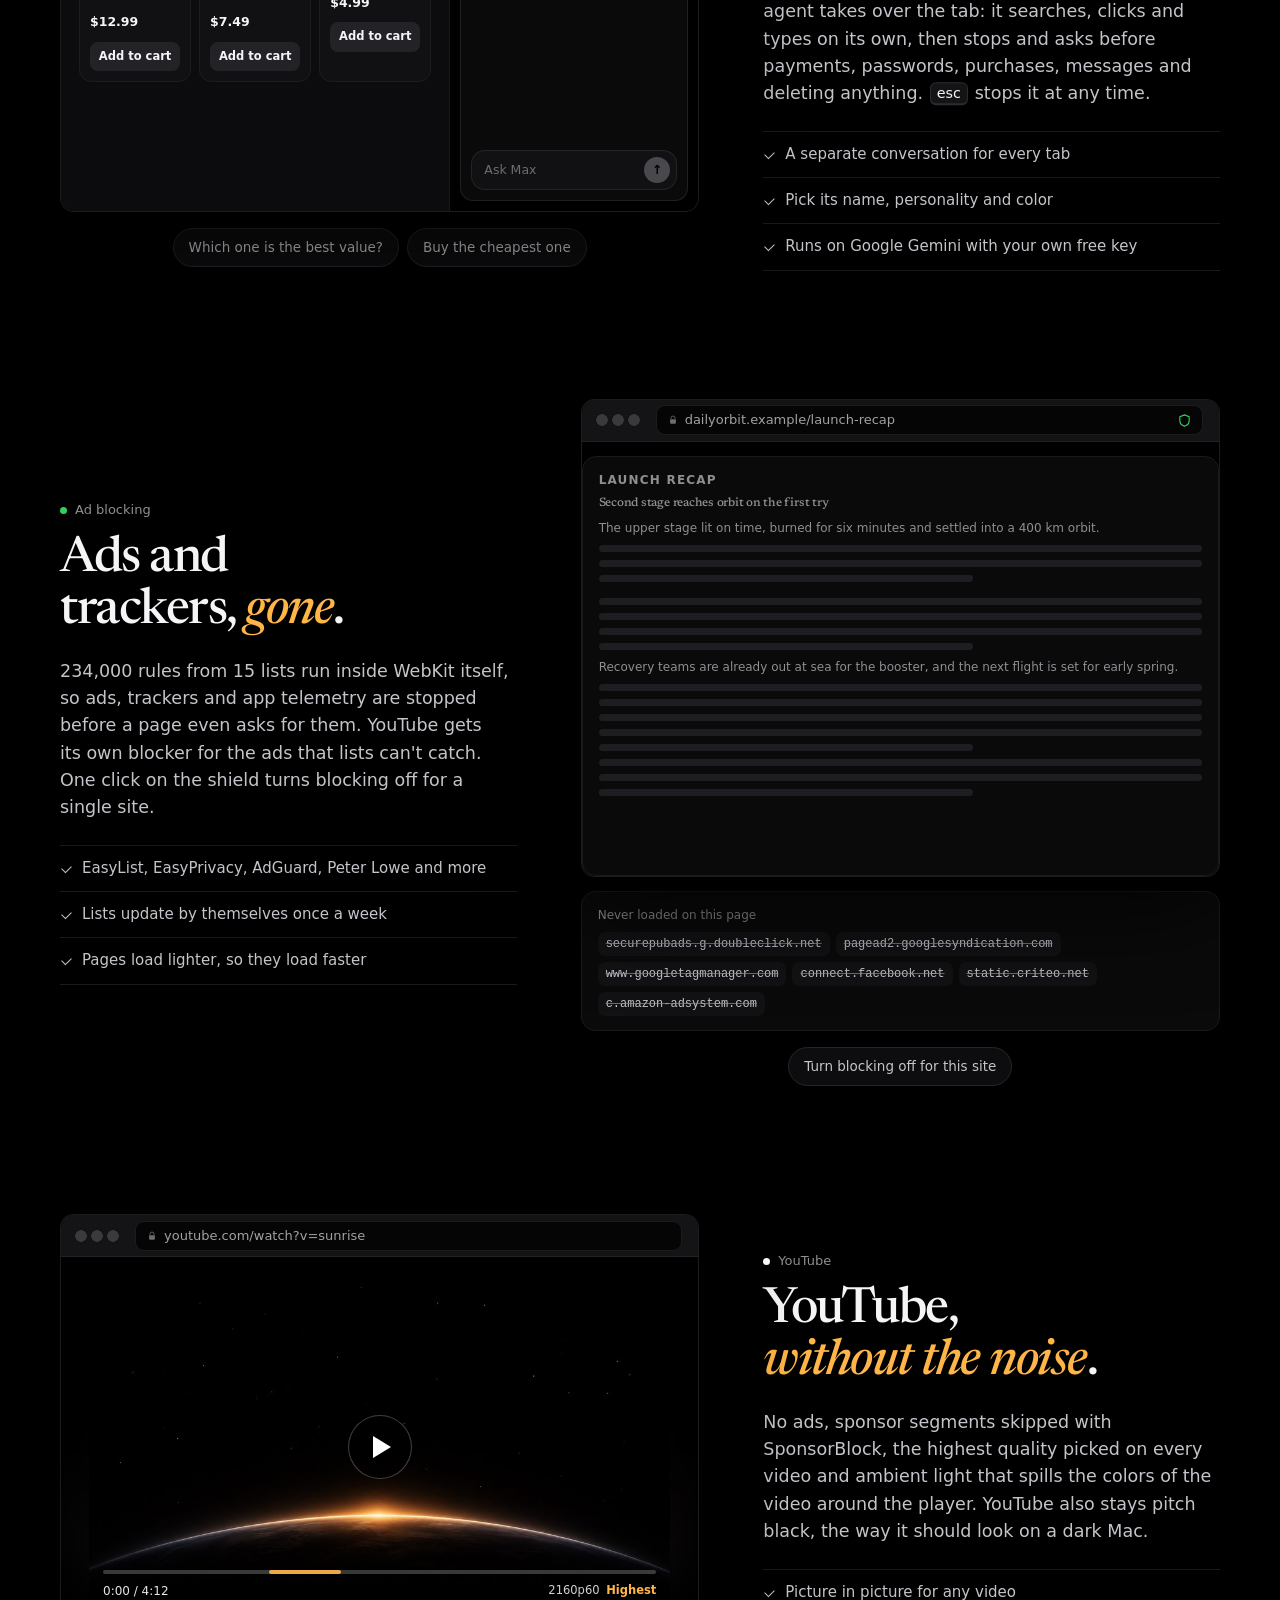
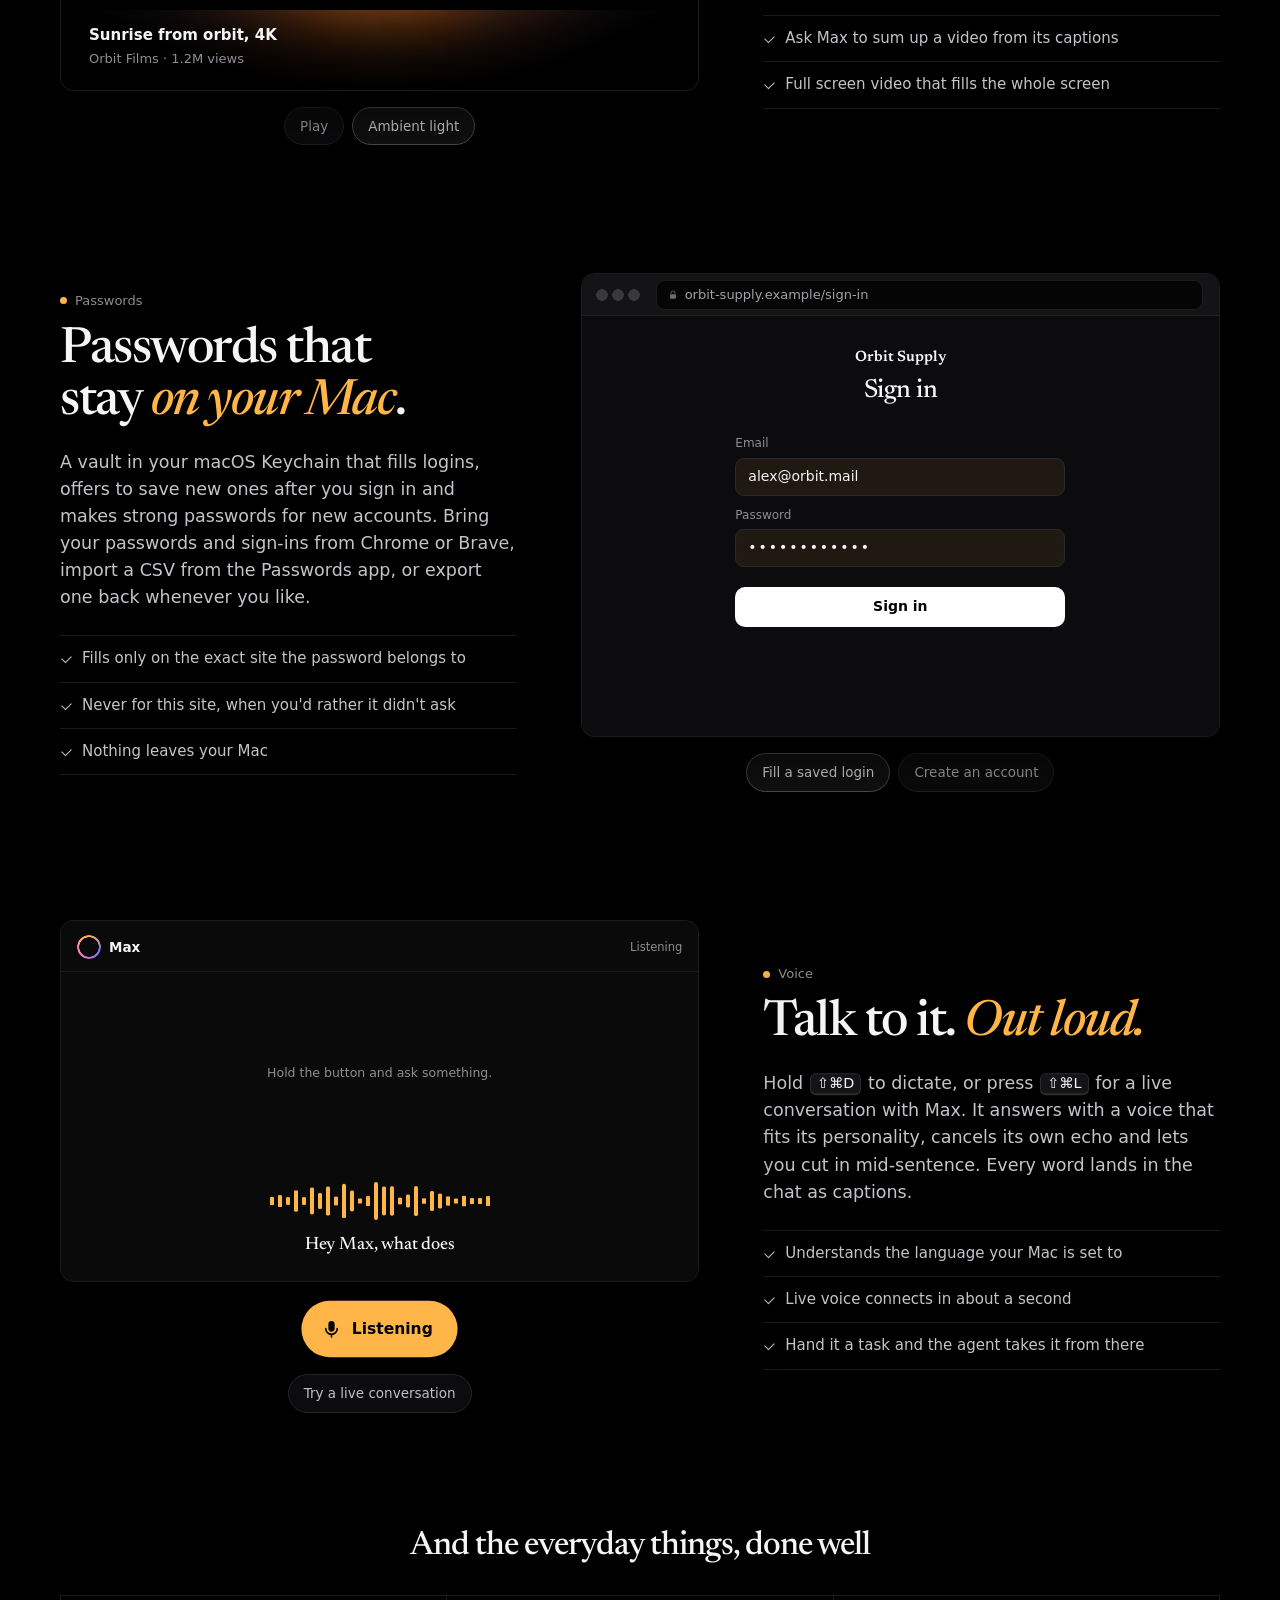
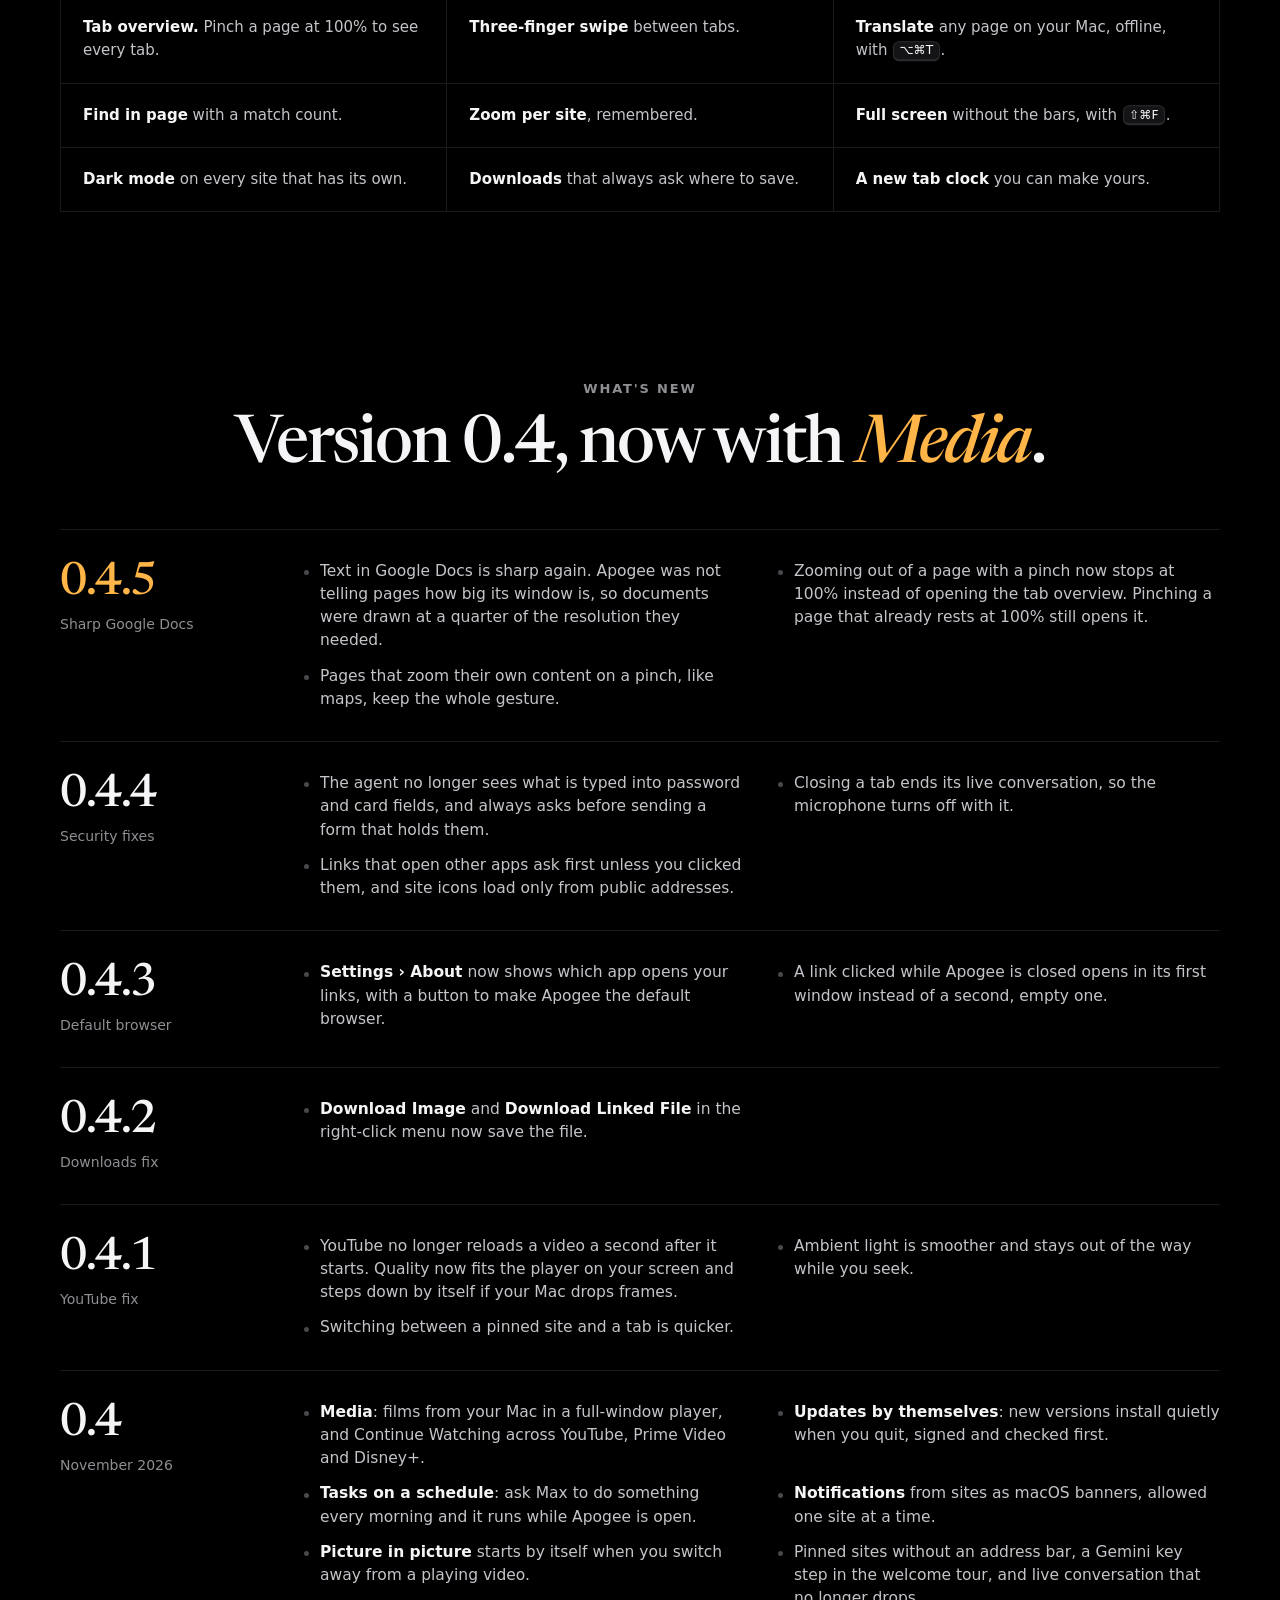
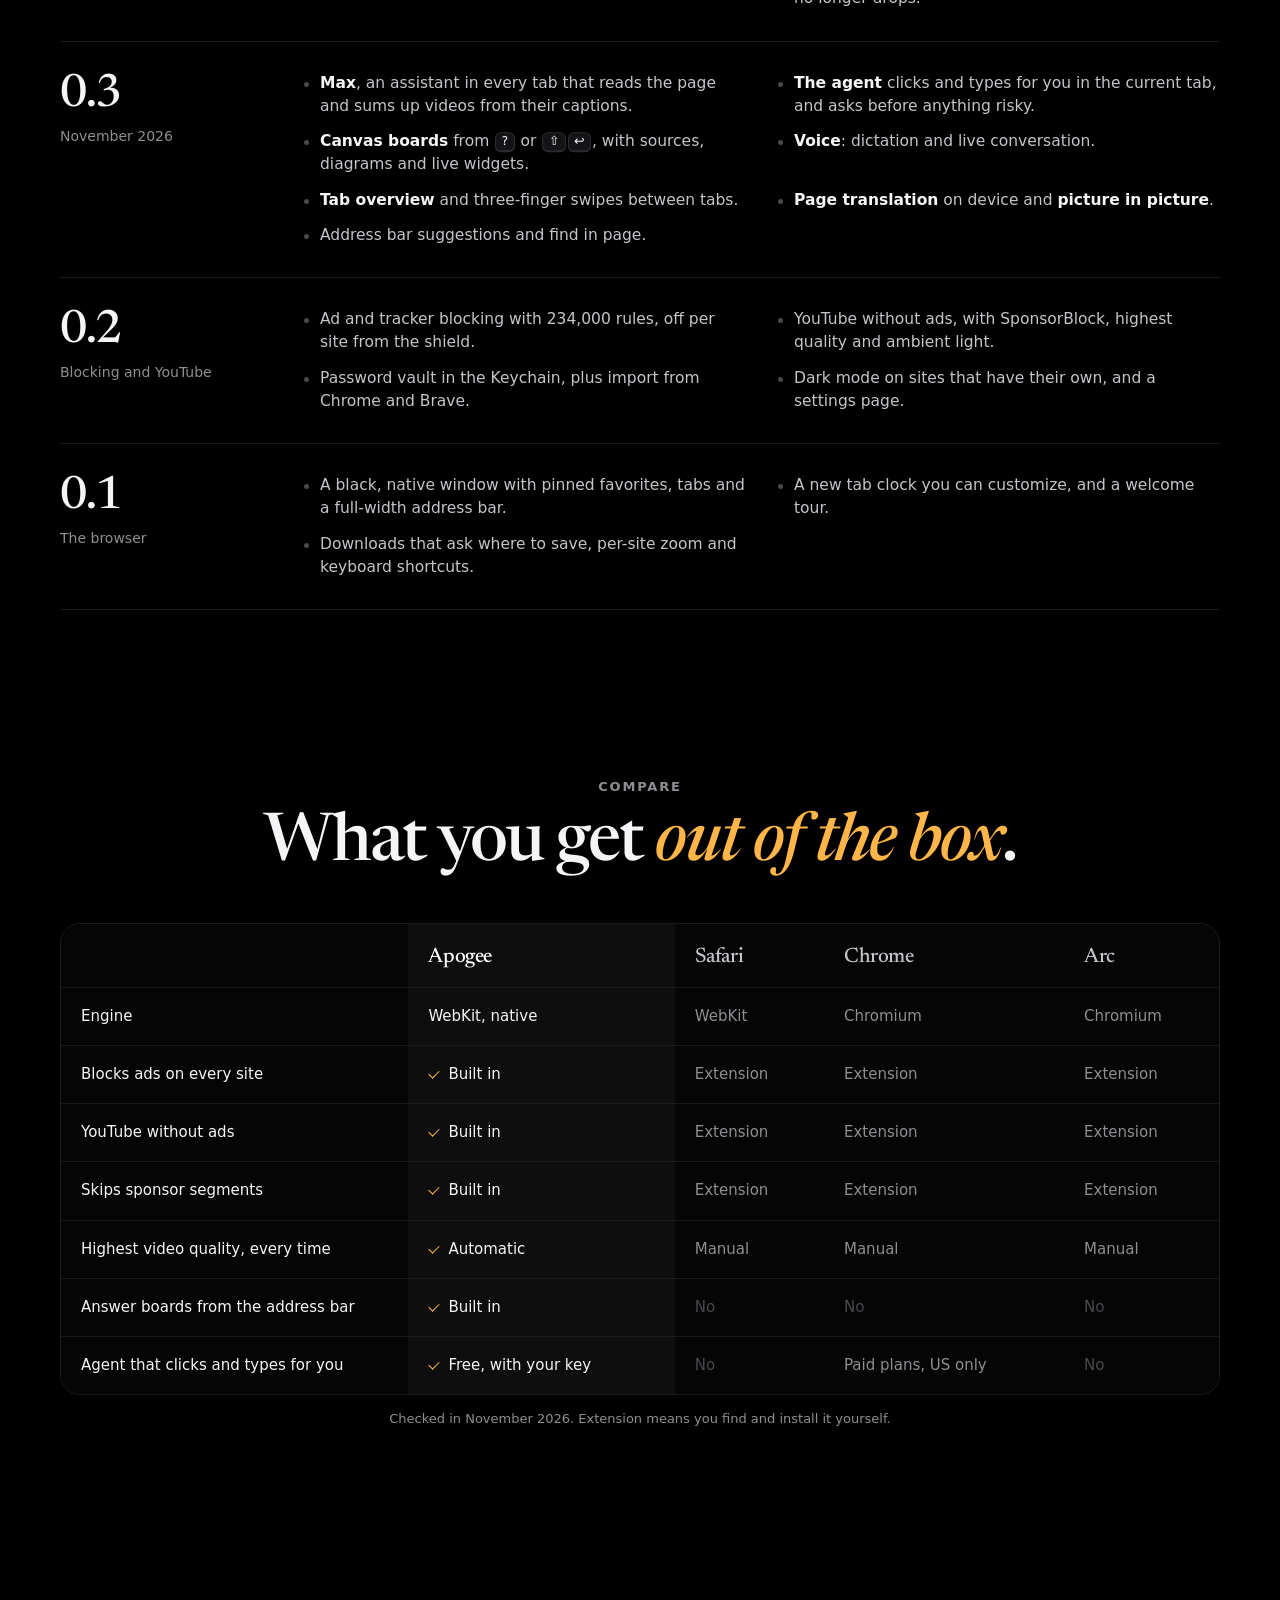
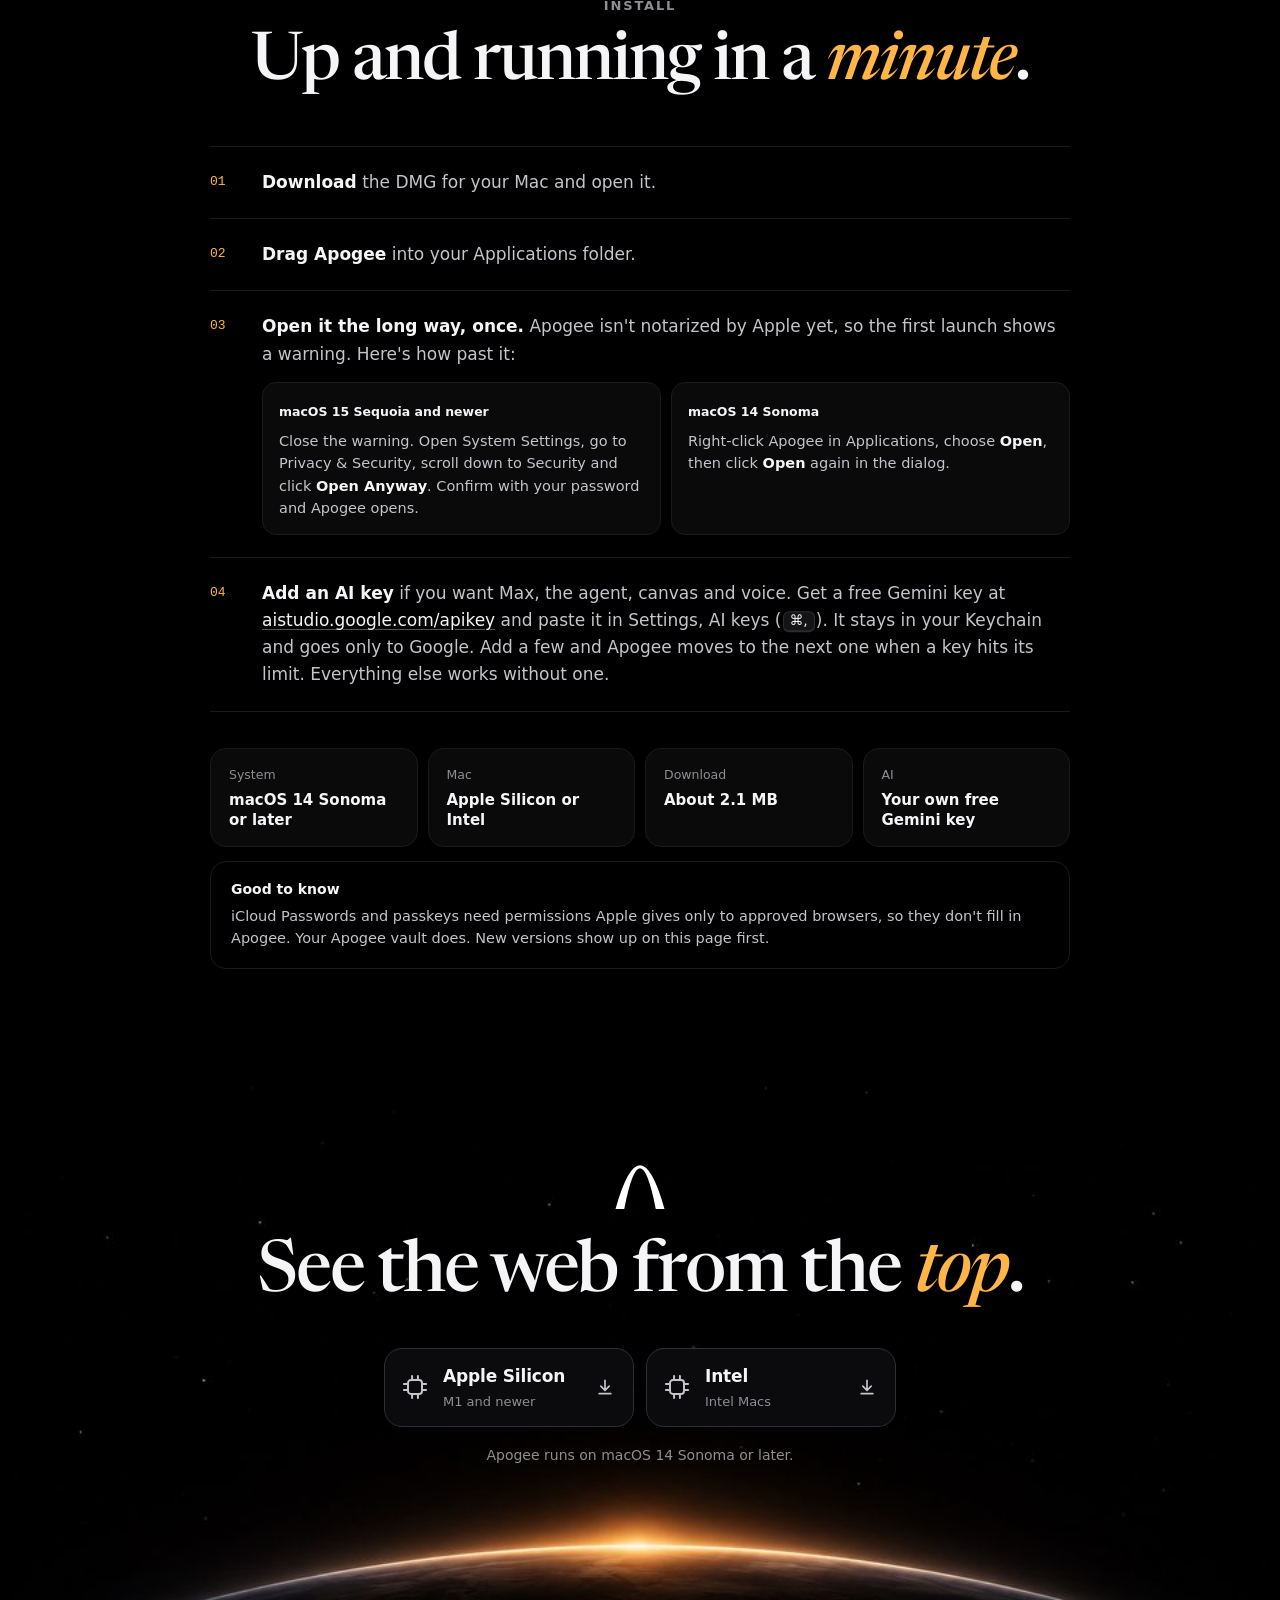
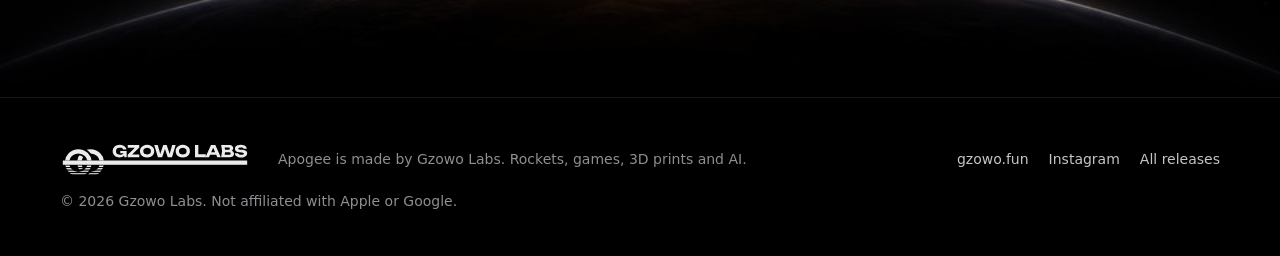
<file: v1.6/index.html>
<!doctype html>
<html lang="en">
<head>
<meta charset="utf-8">
<meta name="viewport" content="width=device-width, initial-scale=1, viewport-fit=cover">
<title>Apogee · A browser for Mac</title>
<meta name="description" content="Apogee is a native Mac browser by Gzowo Labs. Every ad blocked, YouTube without the noise, answer boards from the address bar and an assistant that does the clicking. Free for Apple Silicon and Intel Macs.">
<meta name="theme-color" content="#000000">
<meta name="color-scheme" content="dark">
<link rel="canonical" href="https://apogee.gzowo.fun/">
<meta property="og:type" content="website">
<meta property="og:site_name" content="Apogee">
<meta property="og:title" content="Apogee, a browser for Mac">
<meta property="og:description" content="Every ad blocked, YouTube without the noise, answer boards from the address bar and an assistant that does the clicking. Free for Apple Silicon and Intel.">
<meta property="og:url" content="https://apogee.gzowo.fun/">
<meta property="og:image" content="https://apogee.gzowo.fun/assets/og.jpg">
<meta property="og:image:width" content="1200">
<meta property="og:image:height" content="630">
<meta name="twitter:card" content="summary_large_image">
<link rel="icon" href="assets/favicon.svg" type="image/svg+xml">
<link rel="icon" href="assets/favicon-32.png" sizes="32x32" type="image/png">
<link rel="apple-touch-icon" href="assets/apple-touch-icon.png">
<link rel="preload" as="image" href="assets/horizon-1672.jpg" imagesrcset="assets/horizon-960.jpg 960w, assets/horizon-1672.jpg 1672w" imagesizes="100vw">
<link rel="preconnect" href="https://fonts.googleapis.com">
<link rel="preconnect" href="https://fonts.gstatic.com" crossorigin>
<link rel="stylesheet" href="https://fonts.googleapis.com/css2?family=Newsreader:ital,opsz,wght@0,6..72,400..600;1,6..72,400..600&display=swap" media="print" onload="this.media='all'">
<link rel="stylesheet" href="assets/site.css">
<script>document.documentElement.classList.add('js')</script>
<script src="assets/site.js" defer></script>
</head>
<body>
<svg width="0" height="0" style="position:absolute" aria-hidden="true">
  <symbol id="arch" viewBox="18 22 64 58"><path d="M22 76 Q50 -24 78 76 L68 76 Q50 -17 32 76 Z"/></symbol>
  <symbol id="shield" viewBox="0 0 24 24"><path d="M12 3 4.5 6v5.6c0 4.6 3.1 8.3 7.5 9.4 4.4-1.1 7.5-4.8 7.5-9.4V6L12 3Z" fill="none" stroke="currentColor" stroke-width="1.8" stroke-linejoin="round"/></symbol>
  <symbol id="spark" viewBox="0 0 24 24"><path d="M12 2.5c.5 4.6 2.4 8 9.5 9.5-7.1 1.5-9 4.9-9.5 9.5-.5-4.6-2.4-8-9.5-9.5 7.1-1.5 9-4.9 9.5-9.5Z" fill="currentColor"/></symbol>
  <symbol id="lock" viewBox="0 0 24 24"><path d="M7 10V7.5a5 5 0 0 1 10 0V10" fill="none" stroke="currentColor" stroke-width="2"/><rect x="5" y="10" width="14" height="11" rx="2.5" fill="currentColor"/></symbol>
  <symbol id="mic" viewBox="0 0 24 24"><rect x="8.5" y="3" width="7" height="12" rx="3.5" fill="currentColor"/><path d="M5.5 11.5a6.5 6.5 0 0 0 13 0M12 18v3" fill="none" stroke="currentColor" stroke-width="1.8" stroke-linecap="round"/></symbol>
  <symbol id="key" viewBox="0 0 24 24"><circle cx="8" cy="12" r="4.2" fill="none" stroke="currentColor" stroke-width="2"/><path d="M12 12h9M18 12v3.5M15.5 12v2.5" fill="none" stroke="currentColor" stroke-width="2" stroke-linecap="round"/></symbol>
  <symbol id="chip" viewBox="0 0 24 24"><rect x="6" y="6" width="12" height="12" rx="2.5" fill="none" stroke="currentColor" stroke-width="1.7"/><path d="M9.5 2.5v3M14.5 2.5v3M9.5 18.5v3M14.5 18.5v3M2.5 9.5h3M2.5 14.5h3M18.5 9.5h3M18.5 14.5h3" stroke="currentColor" stroke-width="1.7" stroke-linecap="round"/></symbol>
  <symbol id="down" viewBox="0 0 24 24"><path d="M12 4v12m0 0-5-5m5 5 5-5M5 20h14" fill="none" stroke="currentColor" stroke-width="2" stroke-linecap="round" stroke-linejoin="round"/></symbol>
</svg>

<header class="nav" id="nav">
  <a class="brand" href="#top" aria-label="Apogee"><svg class="arch"><use href="#arch"/></svg><span>Apogee</span></a>
  <nav class="links" aria-label="Sections">
    <a href="#features">Features</a>
    <a href="#new">What's new</a>
    <a href="#compare">Compare</a>
    <a href="#install">Install</a>
  </nav>
  <a class="nav-dl" href="#download">Download</a>
</header>

<main id="top">
  <section class="hero">
    <div class="hero-copy wrap">
      <p class="eyebrow">A browser for Mac by Gzowo Labs</p>
      <h1>The web at its <em>highest</em> point.</h1>
      <p class="lede">A native Mac browser built on WebKit. Every ad blocked, YouTube without the noise, answers drawn as boards and an assistant that does the clicking for you.</p>
      <div class="dl" id="download" data-dl>
        <a class="chip" data-arch="arm64" href="https://github.com/JerzySukiennik/apogee/releases/latest/download/Apogee-Apple-Silicon.dmg">
          <svg class="chip-ic"><use href="#chip"/></svg>
          <span class="chip-t"><b>Apple Silicon</b><small>M1 and newer · <span data-size="arm64">2.0 MB</span></small></span>
          <svg class="chip-dl"><use href="#down"/></svg>
          <span class="chip-tag">Your Mac</span>
        </a>
        <a class="chip" data-arch="x86_64" href="https://github.com/JerzySukiennik/apogee/releases/latest/download/Apogee-Intel.dmg">
          <svg class="chip-ic"><use href="#chip"/></svg>
          <span class="chip-t"><b>Intel</b><small>Intel Macs · <span data-size="x86_64">2.1 MB</span></small></span>
          <svg class="chip-dl"><use href="#down"/></svg>
          <span class="chip-tag">Your Mac</span>
        </a>
      </div>
      <p class="dl-meta"><span data-dl-note>Version 0.4.5 · Free · macOS 14 Sonoma or later</span><span class="sep">·</span><a href="#install">How to open it</a></p>
      <details class="which">
        <summary>Which one do I need?</summary>
        <p>Open the Apple menu and choose About This Mac. If it says <b>Chip: Apple M1</b> or any other M chip, take Apple Silicon. If it says <b>Processor: Intel</b>, take Intel.</p>
      </details>
    </div>
    <div class="sky" aria-hidden="true">
      <img src="assets/horizon-1672.jpg" srcset="assets/horizon-960.jpg 960w, assets/horizon-1672.jpg 1672w" sizes="max(100vw, 820px)" alt="" width="1672" height="941" fetchpriority="high">
    </div>
  </section>

  <section class="show" aria-label="The Apogee window">
    <div class="win win-xl reveal">
      <div class="strip">
        <span class="lights" aria-hidden="true"><i></i><i></i><i></i></span>
        <span class="pins" aria-hidden="true">
          <span class="pin"><span class="lt" style="background:#fff;color:#000">▶</span></span>
          <span class="pin"><span class="lt" style="background:#e5e5ea;color:#000">M</span></span>
          <span class="pin"><span class="lt">W</span></span>
          <span class="pin"><span class="lt">G</span></span>
        </span>
        <span class="tab on"><span class="tt">New Tab</span><span class="x">×</span></span>
        <span class="tab"><span class="fq">?</span><span class="tt">The farthest point of an orbit</span></span>
        <span class="tab wide"><span class="fq yt">▶</span><span class="tt">Sunrise from orbit, 4K</span></span>
        <span class="plus">+</span>
      </div>
      <div class="navrow">
        <span class="navb">‹</span><span class="navb dim">›</span><span class="navb">↻</span>
        <span class="addr"><span class="ph">Search, or type ?question</span><svg class="sh"><use href="#shield"/></svg></span>
        <span class="ai"><svg><use href="#spark"/></svg></span>
      </div>
      <div class="newtab">
        <div class="clk" data-clock>9:41</div>
        <div class="dt" data-date>Monday, November 9</div>
        <div class="gr"><span class="ring"></span><span data-greet>Good morning.</span></div>
        <div class="fav">
          <span><i class="tile"><span class="lt" style="background:#fff;color:#000">▶</span></i>YouTube</span>
          <span><i class="tile"><span class="lt" style="background:#e5e5ea;color:#000">M</span></i>Gmail</span>
          <span><i class="tile"><span class="lt">W</span></i>Wikipedia</span>
          <span><i class="tile"><span class="lt">G</span></i>GitHub</span>
        </div>
      </div>
    </div>
  </section>

  <section class="features" id="features">
    <div class="wrap head reveal">
      <p class="kicker">Features</p>
      <h2>Everything built in. <em>Nothing</em> to install.</h2>
      <p class="sub">No extensions, no add-ons, no account. Every demo below is live, so go ahead and press things.</p>
    </div>

    <article class="feat wrap" id="canvas">
      <div class="feat-text reveal">
        <p class="label" style="--c:var(--blue)">Canvas</p>
        <h3>Ask with a <em>question mark</em>.</h3>
        <p>Type <kbd>?</kbd> and a question in the address bar and Apogee builds a board: a straight answer, facts with their sources, diagrams and small simulations you can play with. Follow-ups land on the same board, and <kbd>⇧</kbd><kbd>↩</kbd> turns any search into one.</p>
        <ul class="ticks">
          <li>The answer in about a second, the full board in five to eight</li>
          <li>Real photos from Wikimedia Commons, never generated ones</li>
          <li>Boards disappear when you close them</li>
        </ul>
      </div>
      <div class="demo reveal" data-demo="canvas">
        <div class="win">
          <div class="navrow mini"><span class="addr"><span class="typed" data-typed></span><span class="caret" aria-hidden="true"></span></span></div>
          <div class="board" data-board aria-live="polite"></div>
        </div>
        <div class="tries" role="group" aria-label="Try a question">
          <button type="button" data-q="apogee" class="on">?what is an apogee</button>
          <button type="button" data-q="nozzle">?how does a rocket nozzle work</button>
        </div>
      </div>
    </article>

    <article class="feat wrap flip" id="max">
      <div class="feat-text reveal">
        <p class="label" style="--c:var(--acc)">Max and the agent</p>
        <h3>Max reads the page. The agent does the <em>clicking</em>.</h3>
        <p>Press <kbd>⌘J</kbd> and ask about anything on screen, long videos included. Ask it to do something and the agent takes over the tab: it searches, clicks and types on its own, then stops and asks before payments, passwords, purchases, messages and deleting anything. <kbd>esc</kbd> stops it at any time.</p>
        <ul class="ticks">
          <li>A separate conversation for every tab</li>
          <li>Pick its name, personality and color</li>
          <li>Runs on Google Gemini with your own free key</li>
        </ul>
      </div>
      <div class="demo reveal" data-demo="max">
        <div class="win">
          <div class="navrow mini"><span class="addr"><svg class="lk"><use href="#lock"/></svg>orbit-supply.example/cables</span><span class="ai on"><svg><use href="#spark"/></svg></span></div>
          <div class="split">
            <div class="shop" data-shop>
              <div class="shop-h"><b>Orbit Supply</b><span class="cart">Cart <i data-cart>0</i></span></div>
              <p class="shop-t">USB-C cables</p>
              <div class="prods">
                <div class="prod" data-p="braided"><span class="pimg"><i></i></span><b>Braided cable</b><small>1 m · 100 W</small><span class="price">$12.99</span><span class="btn">Add to cart</span></div>
                <div class="prod" data-p="long"><span class="pimg"><i></i></span><b>Fast charge cable</b><small>2 m · 60 W</small><span class="price">$7.49</span><span class="btn">Add to cart</span></div>
                <div class="prod" data-p="basic"><span class="pimg"><i></i></span><b>Basic cable</b><small>1 m · 60 W</small><span class="price">$4.99</span><span class="btn" data-buy>Add to cart</span></div>
              </div>
              <div class="checkout" data-checkout><span>Checkout</span><b>Basic cable</b><span class="pay">Pay $4.99</span></div>
            </div>
            <aside class="panel">
              <div class="ph"><span class="halo"></span><b>Max</b><span class="pdim">This tab</span></div>
              <div class="msgs" data-msgs><p class="hint">Ask about this page, or tell Max to do something.</p></div>
              <div class="inp"><span data-inp>Ask Max</span><span class="send">↑</span></div>
            </aside>
          </div>
          <span class="cursor" data-cursor aria-hidden="true"></span>
        </div>
        <div class="tries" role="group" aria-label="Try Max">
          <button type="button" data-a="ask">Which one is the best value?</button>
          <button type="button" data-a="do">Buy the cheapest one</button>
        </div>
      </div>
    </article>

    <article class="feat wrap" id="blocking">
      <div class="feat-text reveal">
        <p class="label" style="--c:var(--green)">Ad blocking</p>
        <h3>Ads and trackers, <em>gone</em>.</h3>
        <p>234,000 rules from 15 lists run inside WebKit itself, so ads, trackers and app telemetry are stopped before a page even asks for them. YouTube gets its own blocker for the ads that lists can't catch. One click on the shield turns blocking off for a single site.</p>
        <ul class="ticks">
          <li>EasyList, EasyPrivacy, AdGuard, Peter Lowe and more</li>
          <li>Lists update by themselves once a week</li>
          <li>Pages load lighter, so they load faster</li>
        </ul>
      </div>
      <div class="demo reveal" data-demo="ads">
        <div class="win">
          <div class="navrow mini"><span class="addr"><svg class="lk"><use href="#lock"/></svg>dailyorbit.example/launch-recap<button type="button" class="shield on" data-shield aria-pressed="true" aria-label="Ad blocking for this site"><svg><use href="#shield"/></svg></button></span></div>
          <div class="news" data-news>
            <div class="ad ad-top"><span>Ad</span></div>
            <div class="news-body">
              <div class="art">
                <p class="nk">Launch recap</p>
                <p class="nh">Second stage reaches orbit on the first try</p>
                <p class="nt">The upper stage lit on time, burned for six minutes and settled into a 400 km orbit.</p>
                <i class="ln"></i><i class="ln"></i><i class="ln s"></i>
                <div class="ad ad-in"><span>Sponsored</span></div>
                <i class="ln"></i><i class="ln"></i><i class="ln"></i><i class="ln s"></i>
                <p class="nt">Recovery teams are already out at sea for the booster, and the next flight is set for early spring.</p>
                <i class="ln"></i><i class="ln"></i><i class="ln"></i><i class="ln"></i><i class="ln s"></i>
                <i class="ln"></i><i class="ln"></i><i class="ln s"></i>
              </div>
              <div class="ad ad-side"><span>Ad</span></div>
            </div>
            <div class="ad ad-pop"><span>Ad</span></div>
          </div>
        </div>
        <div class="blocked">
          <p>Never loaded on this page</p>
          <ul data-log>
            <li>securepubads.g.doubleclick.net</li>
            <li>pagead2.googlesyndication.com</li>
            <li>www.googletagmanager.com</li>
            <li>connect.facebook.net</li>
            <li>static.criteo.net</li>
            <li>c.amazon-adsystem.com</li>
          </ul>
        </div>
        <div class="tries" role="group" aria-label="Try ad blocking">
          <button type="button" data-shield-btn>Turn blocking off for this site</button>
        </div>
      </div>
    </article>

    <article class="feat wrap flip" id="youtube">
      <div class="feat-text reveal">
        <p class="label" style="--c:#fff">YouTube</p>
        <h3>YouTube, <em>without the noise</em>.</h3>
        <p>No ads, sponsor segments skipped with SponsorBlock, the highest quality picked on every video and ambient light that spills the colors of the video around the player. YouTube also stays pitch black, the way it should look on a dark Mac.</p>
        <ul class="ticks">
          <li>Picture in picture for any video</li>
          <li>Ask Max to sum up a video from its captions</li>
          <li>Full screen video that fills the whole screen</li>
        </ul>
      </div>
      <div class="demo reveal" data-demo="yt">
        <div class="win">
          <div class="navrow mini"><span class="addr"><svg class="lk"><use href="#lock"/></svg>youtube.com/watch?v=sunrise</span></div>
          <div class="yt">
            <div class="stage">
              <div class="amb" data-amb><img src="assets/ambient.jpg" alt="" width="96" height="54"></div>
              <div class="player" data-player>
                <img class="frame" data-frame src="assets/horizon-960.jpg" alt="Sunrise over the curve of the Earth" width="960" height="540" loading="lazy">
                <div class="toast" data-toast></div>
                <button type="button" class="big-play" data-play aria-label="Play"><span></span></button>
                <div class="ctrls">
                  <div class="bar"><span class="seg" style="left:30%;width:13%"></span><span class="prog" data-prog></span></div>
                  <div class="row"><span class="time" data-time>0:00 / 4:12</span><span class="q">2160p60 <b>Highest</b></span></div>
                </div>
              </div>
            </div>
            <div class="yt-meta"><b>Sunrise from orbit, 4K</b><span>Orbit Films · 1.2M views</span></div>
          </div>
        </div>
        <div class="tries" role="group" aria-label="Try YouTube">
          <button type="button" data-play-btn>Play</button>
          <button type="button" data-amb-btn class="on" aria-pressed="true">Ambient light</button>
        </div>
      </div>
    </article>

    <article class="feat wrap" id="passwords">
      <div class="feat-text reveal">
        <p class="label" style="--c:var(--acc)">Passwords</p>
        <h3>Passwords that stay <em>on your Mac</em>.</h3>
        <p>A vault in your macOS Keychain that fills logins, offers to save new ones after you sign in and makes strong passwords for new accounts. Bring your passwords and sign-ins from Chrome or Brave, import a CSV from the Passwords app, or export one back whenever you like.</p>
        <ul class="ticks">
          <li>Fills only on the exact site the password belongs to</li>
          <li>Never for this site, when you'd rather it didn't ask</li>
          <li>Nothing leaves your Mac</li>
        </ul>
      </div>
      <div class="demo reveal" data-demo="vault">
        <div class="win">
          <div class="navrow mini"><span class="addr"><svg class="lk"><use href="#lock"/></svg>orbit-supply.example/sign-in</span></div>
          <div class="login">
            <div class="lg">
              <b class="lg-brand">Orbit Supply</b>
              <p class="lg-title" data-lg-title>Sign in</p>
              <span class="lab">Email</span>
              <span class="field" data-email></span>
              <div class="pop" data-pop>
                <span class="pop-h"><svg><use href="#key"/></svg>Apogee Passwords</span>
                <button type="button" class="pop-row" data-fill><span><b>alex@orbit.mail</b><small>••••••••••••</small></span><em>Fill</em></button>
              </div>
              <span class="lab">Password</span>
              <span class="field pw" data-pass></span>
              <div class="pop gen" data-gen>
                <span class="pop-h"><svg><use href="#key"/></svg>Strong password</span>
                <code data-pw></code>
                <span class="gen-b"><button type="button" data-regen>New one</button><button type="button" class="use" data-use>Use it</button></span>
              </div>
              <span class="lg-btn" data-lg-btn>Sign in</span>
            </div>
          </div>
          <div class="savebar" data-save>
            <svg class="k"><use href="#key"/></svg>
            <span class="sv-t" data-save-t>Save password for orbit-supply.example?</span>
            <span class="sv-b"><button type="button" class="ghost">Never for this site</button><button type="button" class="acc" data-save-btn>Save</button></span>
          </div>
        </div>
        <div class="tries" role="group" aria-label="Try passwords">
          <button type="button" data-v="fill" class="on">Fill a saved login</button>
          <button type="button" data-v="new">Create an account</button>
        </div>
      </div>
    </article>

    <article class="feat wrap flip" id="voice">
      <div class="feat-text reveal">
        <p class="label" style="--c:var(--acc)">Voice</p>
        <h3>Talk to it. <em>Out loud.</em></h3>
        <p>Hold <kbd>⇧⌘D</kbd> to dictate, or press <kbd>⇧⌘L</kbd> for a live conversation with Max. It answers with a voice that fits its personality, cancels its own echo and lets you cut in mid-sentence. Every word lands in the chat as captions.</p>
        <ul class="ticks">
          <li>Understands the language your Mac is set to</li>
          <li>Live voice connects in about a second</li>
          <li>Hand it a task and the agent takes it from there</li>
        </ul>
      </div>
      <div class="demo reveal" data-demo="voice">
        <div class="win voice-win">
          <div class="vpanel">
            <div class="ph"><span class="halo" data-halo></span><b>Max</b><span class="pdim" data-vstate>Ready</span></div>
            <div class="msgs" data-vmsgs><p class="hint">Hold the button and ask something.</p></div>
            <div class="wave" data-wave aria-hidden="true"></div>
            <p class="transcript" data-tr></p>
          </div>
        </div>
        <div class="talk-row">
          <button type="button" class="talk" data-talk><svg><use href="#mic"/></svg><span data-talk-t>Hold to talk</span></button>
        </div>
        <div class="tries" role="group" aria-label="Try voice">
          <button type="button" data-live>Try a live conversation</button>
        </div>
      </div>
    </article>

    <div class="wrap more reveal">
      <h4>And the everyday things, done well</h4>
      <ul>
        <li><b>Tab overview.</b> Pinch a page at 100% to see every tab.</li>
        <li><b>Three-finger swipe</b> between tabs.</li>
        <li><b>Translate</b> any page on your Mac, offline, with <kbd>⌥⌘T</kbd>.</li>
        <li><b>Find in page</b> with a match count.</li>
        <li><b>Zoom per site</b>, remembered.</li>
        <li><b>Full screen</b> without the bars, with <kbd>⇧⌘F</kbd>.</li>
        <li><b>Dark mode</b> on every site that has its own.</li>
        <li><b>Downloads</b> that always ask where to save.</li>
        <li><b>A new tab clock</b> you can make yours.</li>
      </ul>
    </div>
  </section>

  <section class="new" id="new">
    <div class="wrap">
      <div class="head reveal">
        <p class="kicker">What's new</p>
        <h2>Version 0.4, now with <em>Media</em>.</h2>
      </div>
      <div class="rels">
        <article class="rel reveal">
          <div class="rel-v"><b>0.4.5</b><span>Sharp Google Docs</span></div>
          <ul>
            <li>Text in Google Docs is sharp again. Apogee was not telling pages how big its window is, so documents were drawn at a quarter of the resolution they needed.</li>
            <li>Zooming out of a page with a pinch now stops at 100% instead of opening the tab overview. Pinching a page that already rests at 100% still opens it.</li>
            <li>Pages that zoom their own content on a pinch, like maps, keep the whole gesture.</li>
          </ul>
        </article>
        <article class="rel reveal">
          <div class="rel-v"><b>0.4.4</b><span>Security fixes</span></div>
          <ul>
            <li>The agent no longer sees what is typed into password and card fields, and always asks before sending a form that holds them.</li>
            <li>Closing a tab ends its live conversation, so the microphone turns off with it.</li>
            <li>Links that open other apps ask first unless you clicked them, and site icons load only from public addresses.</li>
          </ul>
        </article>
        <article class="rel reveal">
          <div class="rel-v"><b>0.4.3</b><span>Default browser</span></div>
          <ul>
            <li><b>Settings › About</b> now shows which app opens your links, with a button to make Apogee the default browser.</li>
            <li>A link clicked while Apogee is closed opens in its first window instead of a second, empty one.</li>
          </ul>
        </article>
        <article class="rel reveal">
          <div class="rel-v"><b>0.4.2</b><span>Downloads fix</span></div>
          <ul>
            <li><b>Download Image</b> and <b>Download Linked File</b> in the right-click menu now save the file.</li>
          </ul>
        </article>
        <article class="rel reveal">
          <div class="rel-v"><b>0.4.1</b><span>YouTube fix</span></div>
          <ul>
            <li>YouTube no longer reloads a video a second after it starts. Quality now fits the player on your screen and steps down by itself if your Mac drops frames.</li>
            <li>Ambient light is smoother and stays out of the way while you seek.</li>
            <li>Switching between a pinned site and a tab is quicker.</li>
          </ul>
        </article>
        <article class="rel reveal">
          <div class="rel-v"><b>0.4</b><span>November 2026</span></div>
          <ul>
            <li><b>Media</b>: films from your Mac in a full-window player, and Continue Watching across YouTube, Prime Video and Disney+.</li>
            <li><b>Updates by themselves</b>: new versions install quietly when you quit, signed and checked first.</li>
            <li><b>Tasks on a schedule</b>: ask Max to do something every morning and it runs while Apogee is open.</li>
            <li><b>Notifications</b> from sites as macOS banners, allowed one site at a time.</li>
            <li><b>Picture in picture</b> starts by itself when you switch away from a playing video.</li>
            <li>Pinned sites without an address bar, a Gemini key step in the welcome tour, and live conversation that no longer drops.</li>
          </ul>
        </article>
        <article class="rel reveal">
          <div class="rel-v"><b>0.3</b><span>November 2026</span></div>
          <ul>
            <li><b>Max</b>, an assistant in every tab that reads the page and sums up videos from their captions.</li>
            <li><b>The agent</b> clicks and types for you in the current tab, and asks before anything risky.</li>
            <li><b>Canvas boards</b> from <kbd>?</kbd> or <kbd>⇧</kbd><kbd>↩</kbd>, with sources, diagrams and live widgets.</li>
            <li><b>Voice</b>: dictation and live conversation.</li>
            <li><b>Tab overview</b> and three-finger swipes between tabs.</li>
            <li><b>Page translation</b> on device and <b>picture in picture</b>.</li>
            <li>Address bar suggestions and find in page.</li>
          </ul>
        </article>
        <article class="rel reveal">
          <div class="rel-v"><b>0.2</b><span>Blocking and YouTube</span></div>
          <ul>
            <li>Ad and tracker blocking with 234,000 rules, off per site from the shield.</li>
            <li>YouTube without ads, with SponsorBlock, highest quality and ambient light.</li>
            <li>Password vault in the Keychain, plus import from Chrome and Brave.</li>
            <li>Dark mode on sites that have their own, and a settings page.</li>
          </ul>
        </article>
        <article class="rel reveal">
          <div class="rel-v"><b>0.1</b><span>The browser</span></div>
          <ul>
            <li>A black, native window with pinned favorites, tabs and a full-width address bar.</li>
            <li>A new tab clock you can customize, and a welcome tour.</li>
            <li>Downloads that ask where to save, per-site zoom and keyboard shortcuts.</li>
          </ul>
        </article>
      </div>
    </div>
  </section>

  <section class="compare" id="compare">
    <div class="wrap">
      <div class="head reveal">
        <p class="kicker">Compare</p>
        <h2>What you get <em>out of the box</em>.</h2>
      </div>
      <div class="table-wrap reveal">
        <table>
          <thead>
            <tr><th scope="col"><span class="sr">Feature</span></th><th scope="col" class="me">Apogee</th><th scope="col">Safari</th><th scope="col">Chrome</th><th scope="col">Arc</th></tr>
          </thead>
          <tbody>
            <tr><th scope="row">Engine</th><td class="me">WebKit, native</td><td>WebKit</td><td>Chromium</td><td>Chromium</td></tr>
            <tr><th scope="row">Blocks ads on every site</th><td class="me yes">Built in</td><td>Extension</td><td>Extension</td><td>Extension</td></tr>
            <tr><th scope="row">YouTube without ads</th><td class="me yes">Built in</td><td>Extension</td><td>Extension</td><td>Extension</td></tr>
            <tr><th scope="row">Skips sponsor segments</th><td class="me yes">Built in</td><td>Extension</td><td>Extension</td><td>Extension</td></tr>
            <tr><th scope="row">Highest video quality, every time</th><td class="me yes">Automatic</td><td>Manual</td><td>Manual</td><td>Manual</td></tr>
            <tr><th scope="row">Answer boards from the address bar</th><td class="me yes">Built in</td><td class="no">No</td><td class="no">No</td><td class="no">No</td></tr>
            <tr><th scope="row">Agent that clicks and types for you</th><td class="me yes">Free, with your key</td><td class="no">No</td><td>Paid plans, US only</td><td class="no">No</td></tr>
          </tbody>
        </table>
      </div>
      <p class="note reveal">Checked in November 2026. Extension means you find and install it yourself.</p>
    </div>
  </section>

  <section class="install" id="install">
    <div class="wrap">
      <div class="head reveal">
        <p class="kicker">Install</p>
        <h2>Up and running in a <em>minute</em>.</h2>
      </div>
      <ol class="steps">
        <li class="reveal"><div><b>Download</b> the DMG for your Mac and open it.</div></li>
        <li class="reveal"><div><b>Drag Apogee</b> into your Applications folder.</div></li>
        <li class="reveal"><div><b>Open it the long way, once.</b> Apogee isn't notarized by Apple yet, so the first launch shows a warning. Here's how past it:
          <div class="os">
            <div><span class="os-n">macOS 15 Sequoia and newer</span><p>Close the warning. Open System Settings, go to Privacy &amp; Security, scroll down to Security and click <b>Open Anyway</b>. Confirm with your password and Apogee opens.</p></div>
            <div><span class="os-n">macOS 14 Sonoma</span><p>Right-click Apogee in Applications, choose <b>Open</b>, then click <b>Open</b> again in the dialog.</p></div>
          </div></div>
        </li>
        <li class="reveal"><div><b>Add an AI key</b> if you want Max, the agent, canvas and voice. Get a free Gemini key at <a href="https://aistudio.google.com/apikey" target="_blank" rel="noopener">aistudio.google.com/apikey</a> and paste it in Settings, AI keys (<kbd>⌘,</kbd>). It stays in your Keychain and goes only to Google. Add a few and Apogee moves to the next one when a key hits its limit. Everything else works without one.</div></li>
      </ol>
      <div class="req reveal">
        <div><span>System</span><b>macOS 14 Sonoma or later</b></div>
        <div><span>Mac</span><b>Apple Silicon or Intel</b></div>
        <div><span>Download</span><b data-req-size>About 2.1 MB</b></div>
        <div><span>AI</span><b>Your own free Gemini key</b></div>
      </div>
      <div class="good reveal">
        <h4>Good to know</h4>
        <p>iCloud Passwords and passkeys need permissions Apple gives only to approved browsers, so they don't fill in Apogee. Your Apogee vault does. New versions show up on this page first.</p>
      </div>
    </div>
  </section>

  <section class="end">
    <div class="end-sky" aria-hidden="true"><img src="assets/horizon-960.jpg" alt="" width="960" height="540" loading="lazy"></div>
    <div class="wrap end-in reveal">
      <svg class="arch big"><use href="#arch"/></svg>
      <h2>See the web from the <em>top</em>.</h2>
      <div class="dl" data-dl>
        <a class="chip" data-arch="arm64" href="https://github.com/JerzySukiennik/apogee/releases/latest/download/Apogee-Apple-Silicon.dmg">
          <svg class="chip-ic"><use href="#chip"/></svg>
          <span class="chip-t"><b>Apple Silicon</b><small>M1 and newer</small></span>
          <svg class="chip-dl"><use href="#down"/></svg>
          <span class="chip-tag">Your Mac</span>
        </a>
        <a class="chip" data-arch="x86_64" href="https://github.com/JerzySukiennik/apogee/releases/latest/download/Apogee-Intel.dmg">
          <svg class="chip-ic"><use href="#chip"/></svg>
          <span class="chip-t"><b>Intel</b><small>Intel Macs</small></span>
          <svg class="chip-dl"><use href="#down"/></svg>
          <span class="chip-tag">Your Mac</span>
        </a>
      </div>
      <p class="dl-meta"><span data-dl-note>Version 0.4.5 · Free · macOS 14 Sonoma or later</span></p>
    </div>
  </section>
</main>

<footer class="foot">
  <div class="wrap foot-in">
    <a class="gl" href="https://gzowo.fun" aria-label="Gzowo Labs"><img src="assets/gzowo-labs.svg" alt="Gzowo Labs" width="220" height="40"></a>
    <p>Apogee is made by Gzowo Labs. Rockets, games, 3D prints and AI.</p>
    <nav class="foot-links" aria-label="Links">
      <a href="https://gzowo.fun">gzowo.fun</a>
      <a href="https://www.instagram.com/gzowo_labs/" target="_blank" rel="noopener">Instagram</a>
      <a href="https://github.com/JerzySukiennik/apogee/releases" target="_blank" rel="noopener">All releases</a>
    </nav>
    <p class="fine">© 2026 Gzowo Labs. Not affiliated with Apple or Google.</p>
  </div>
</footer>
</body>
</html>
</file>
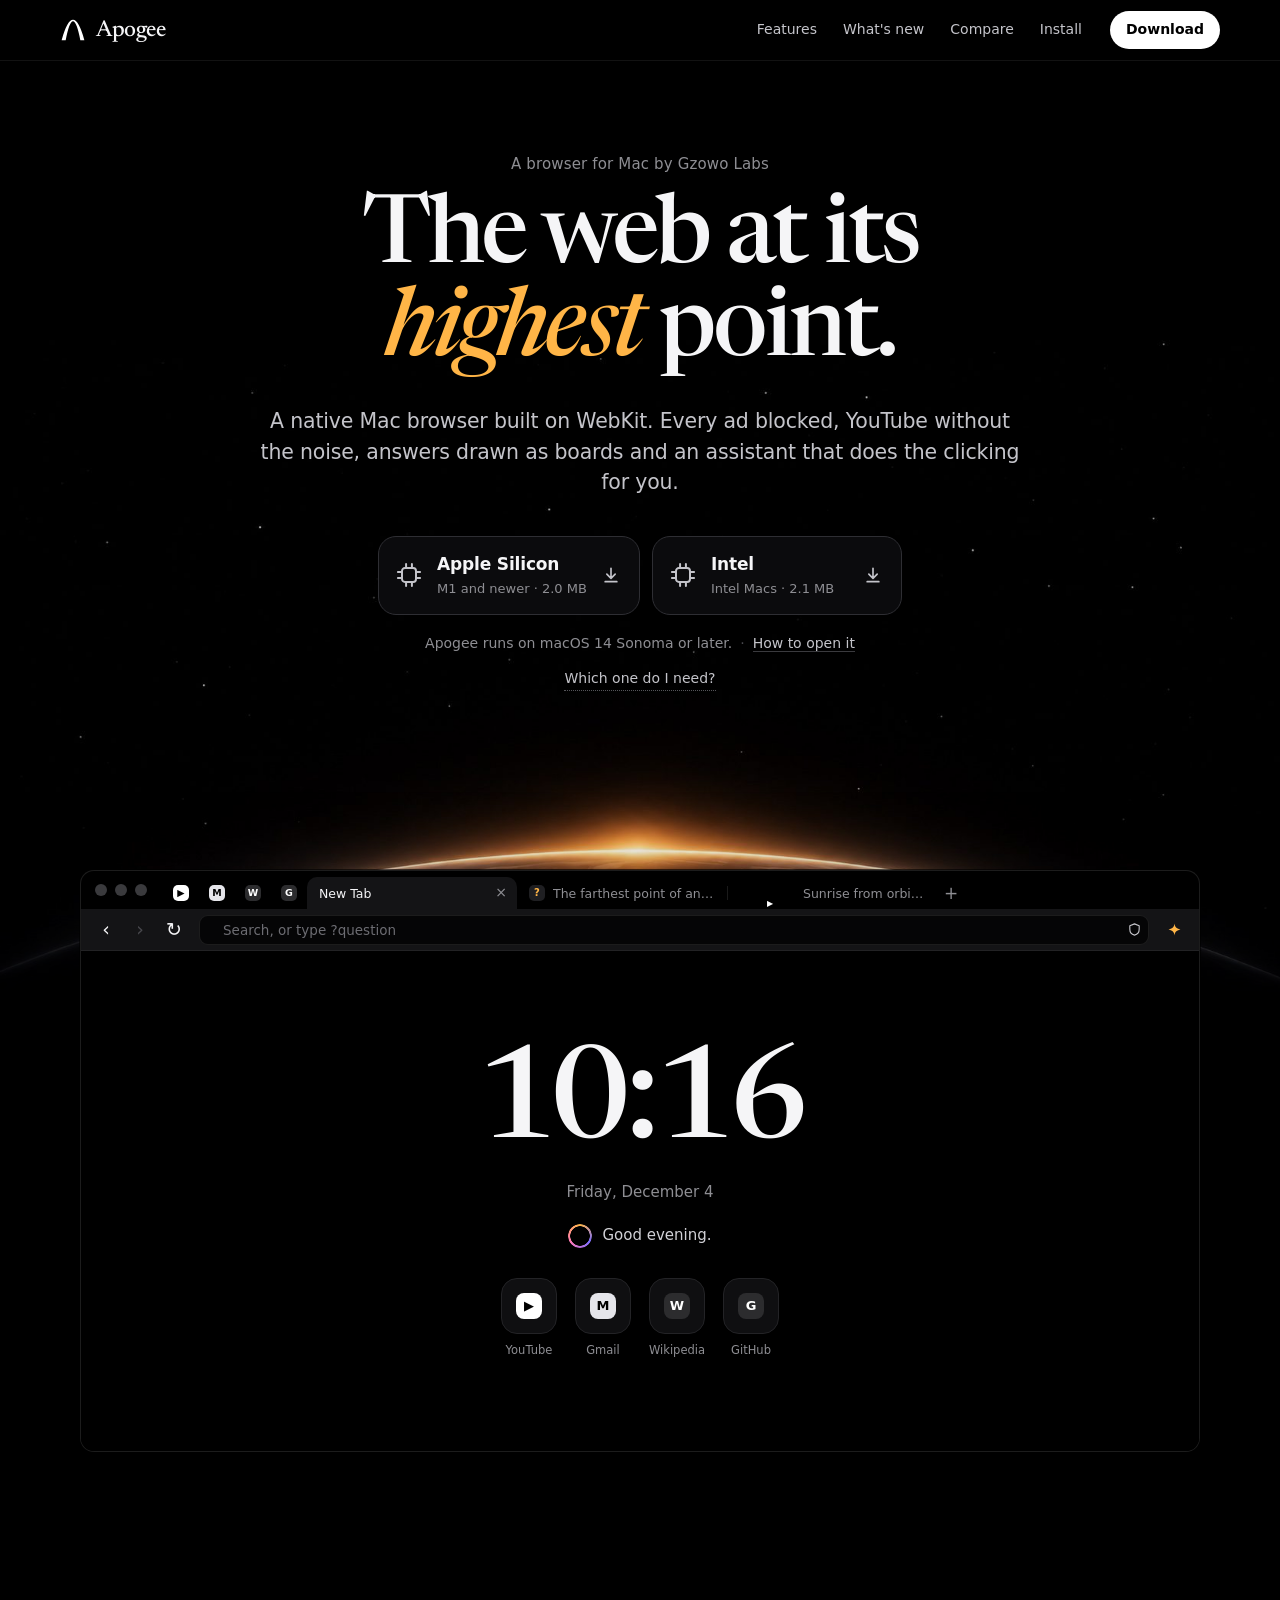
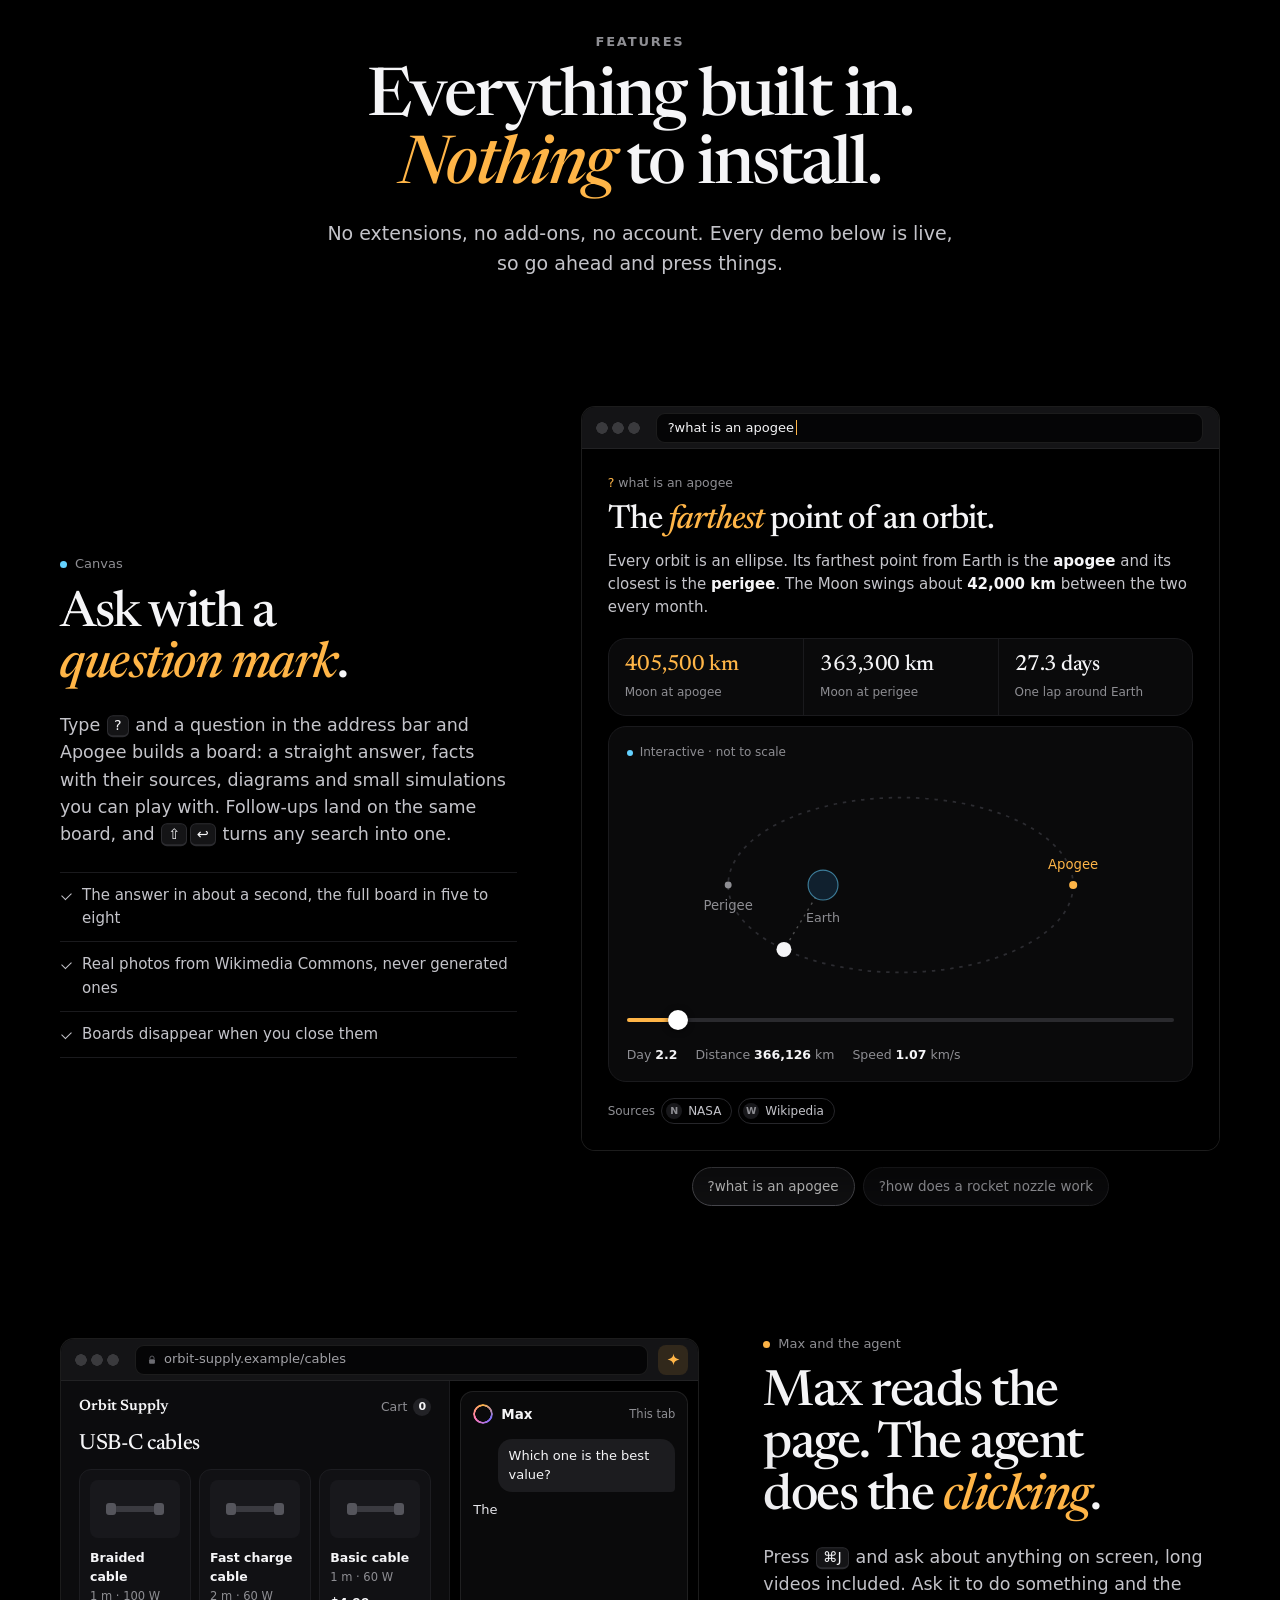
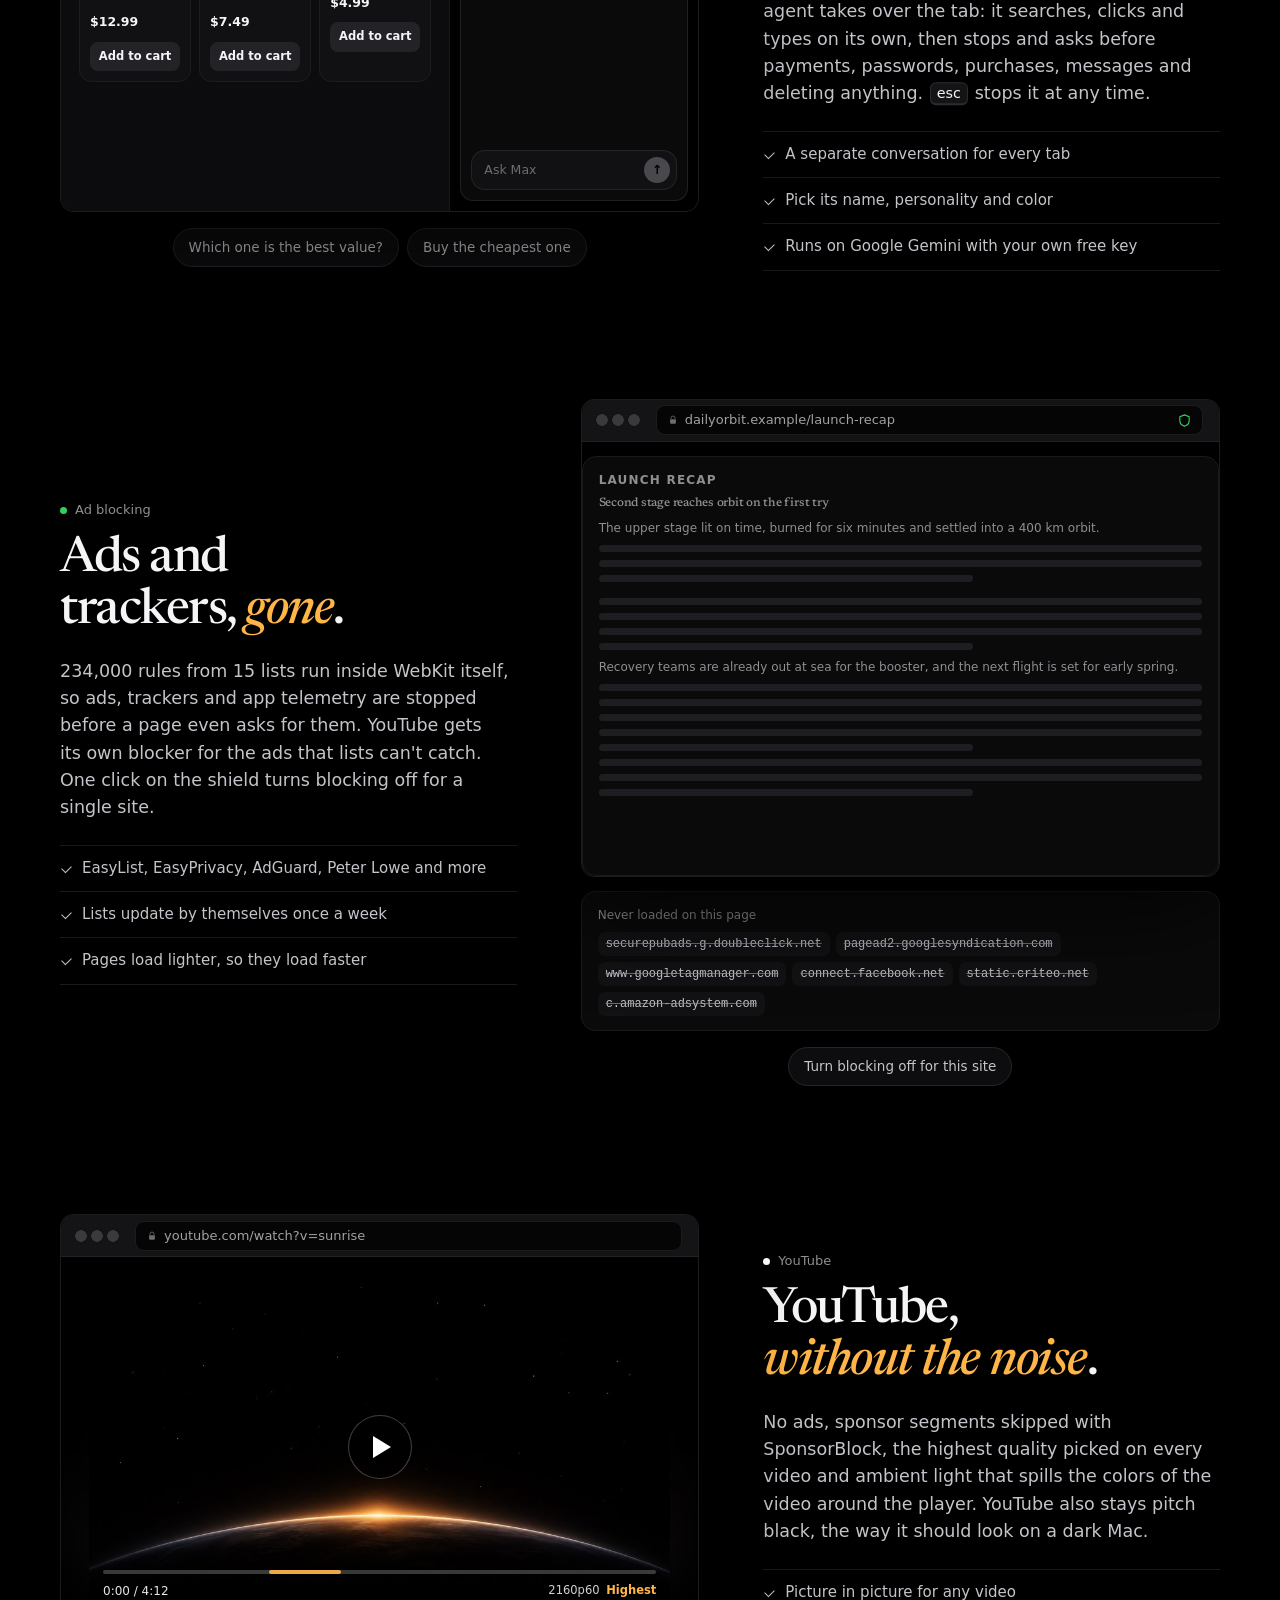
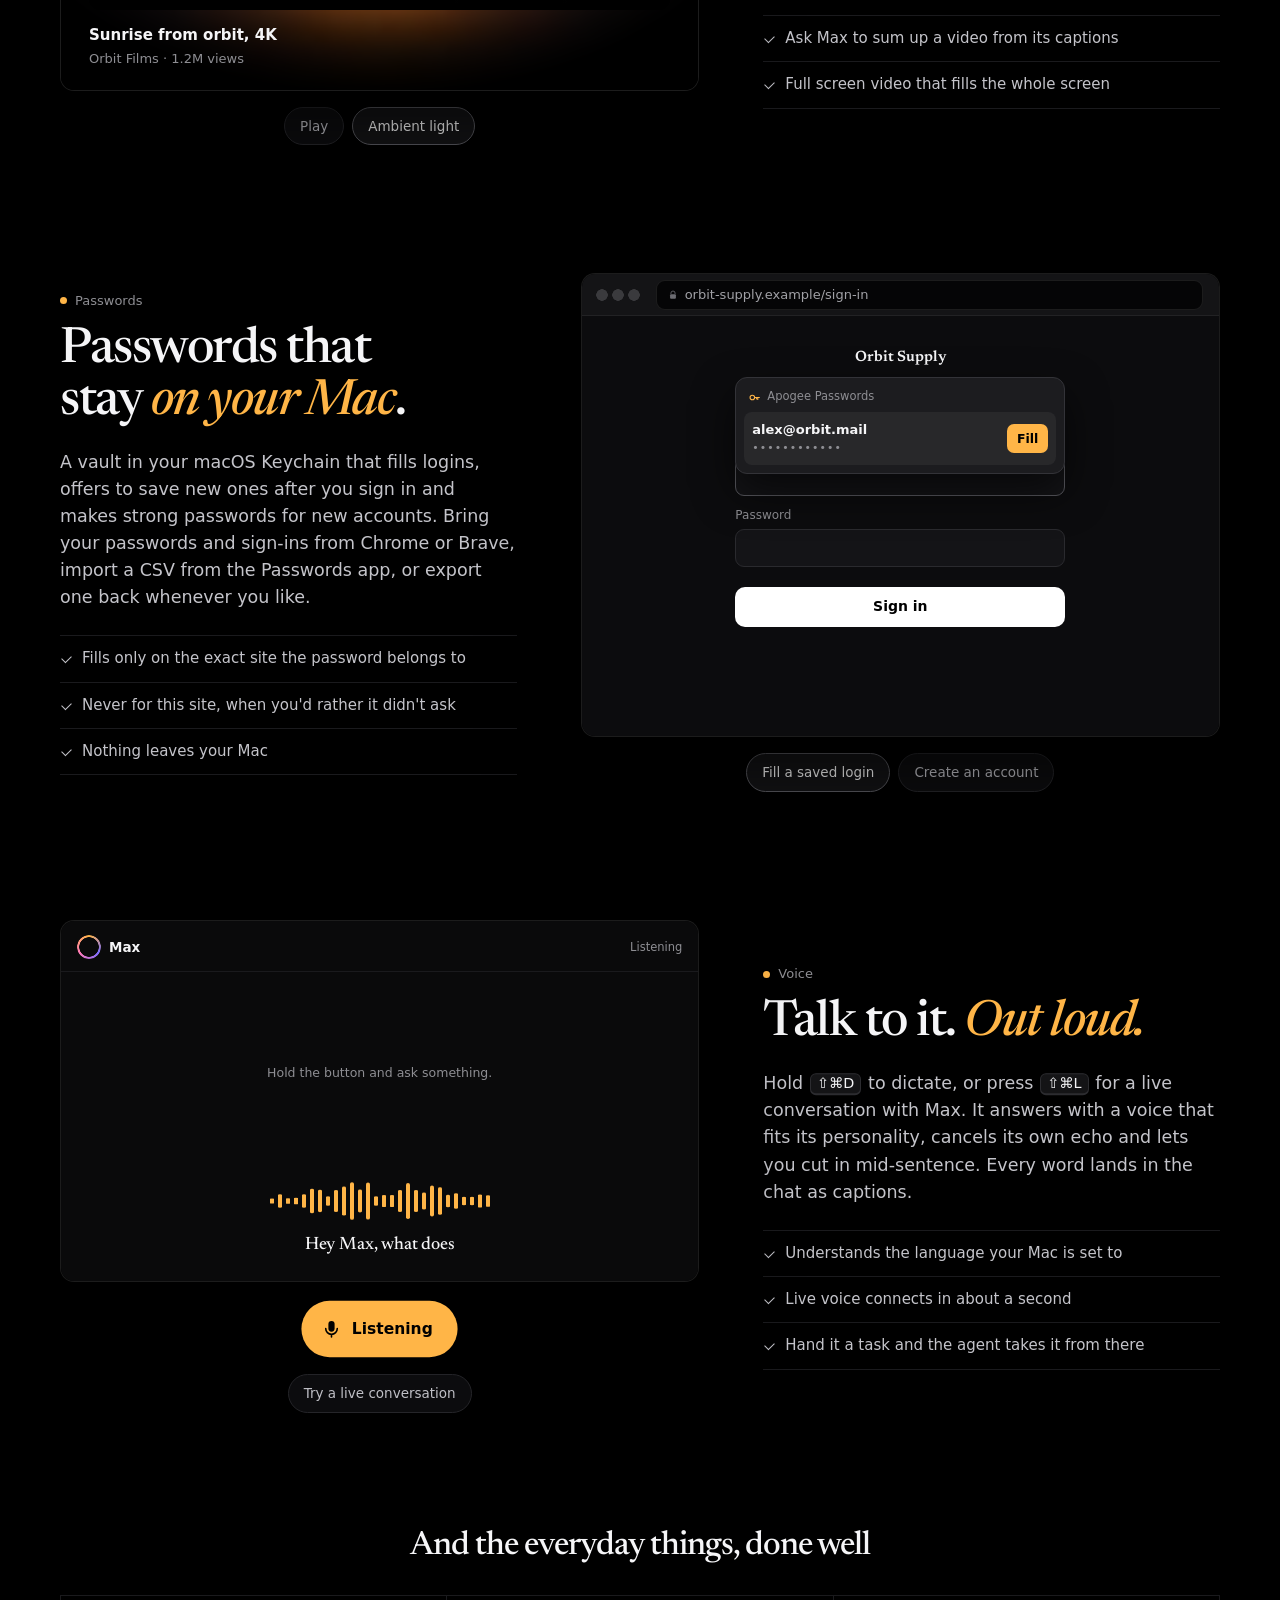
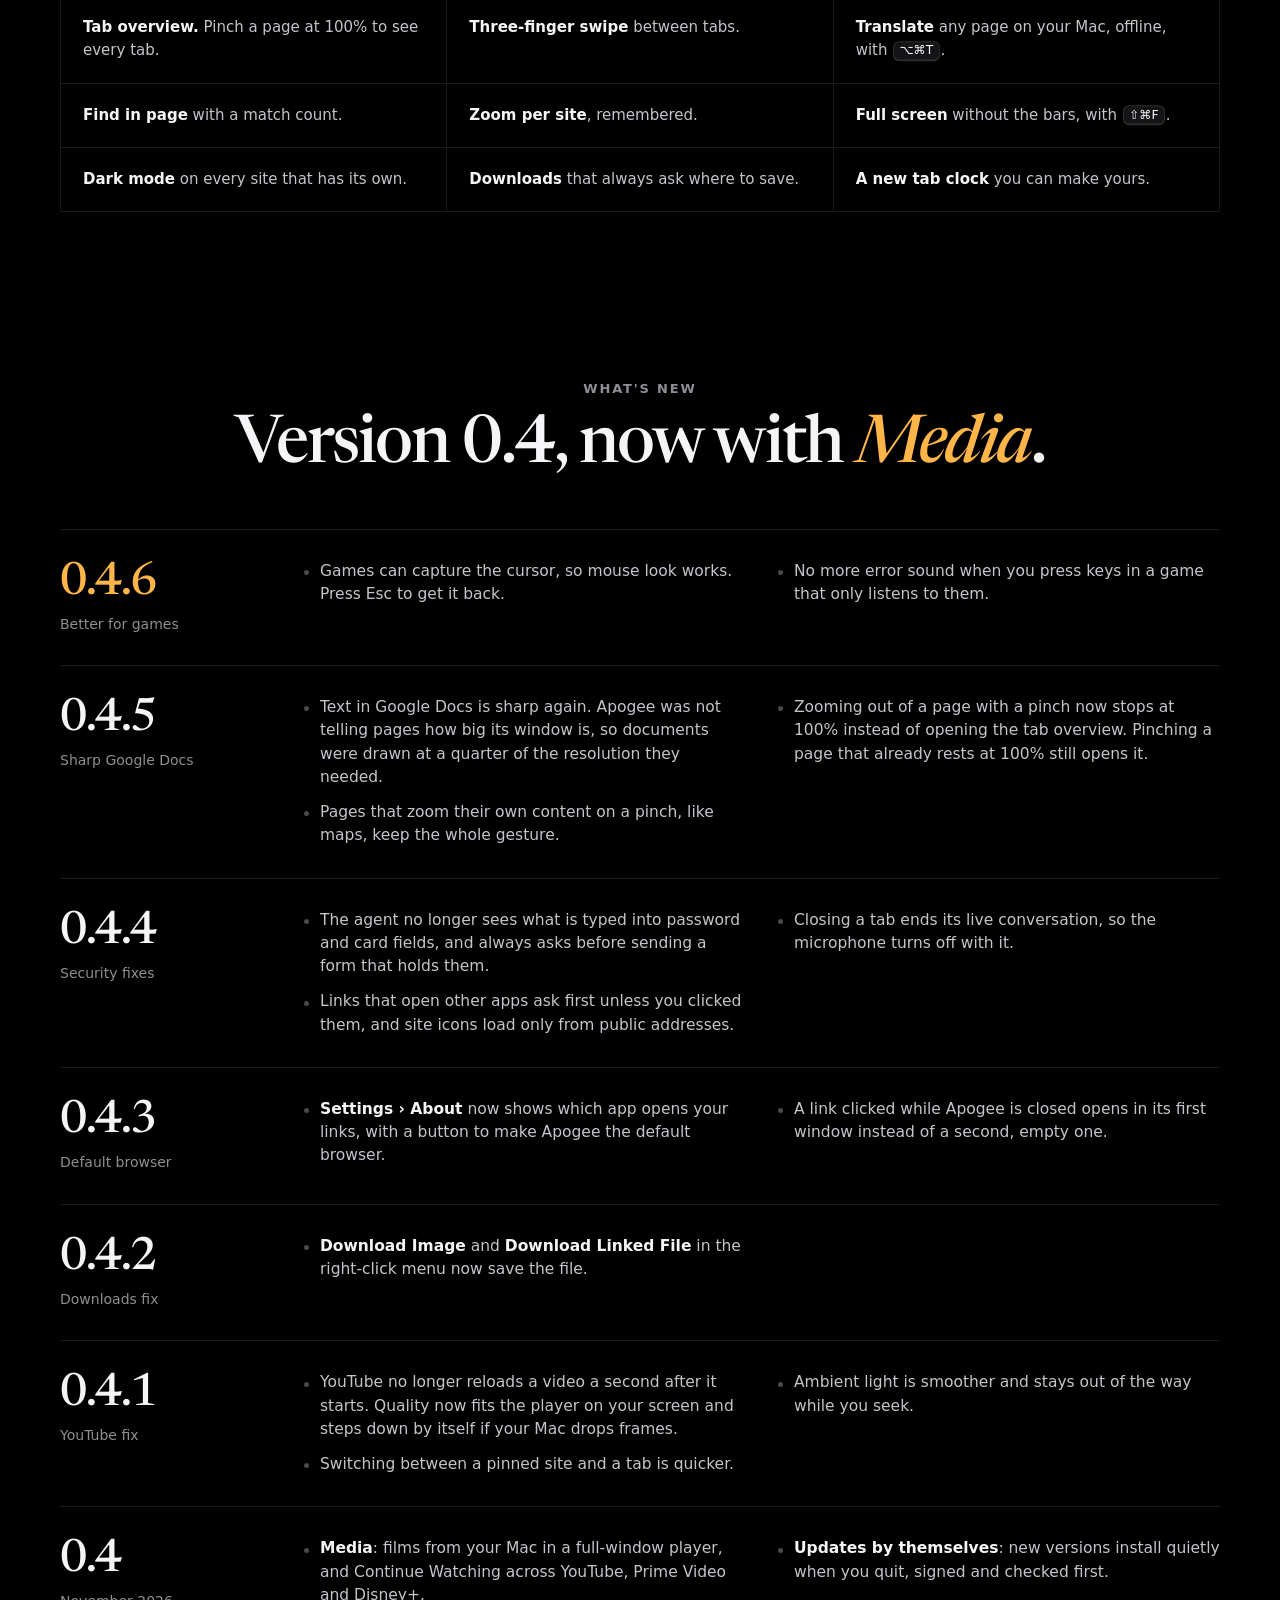
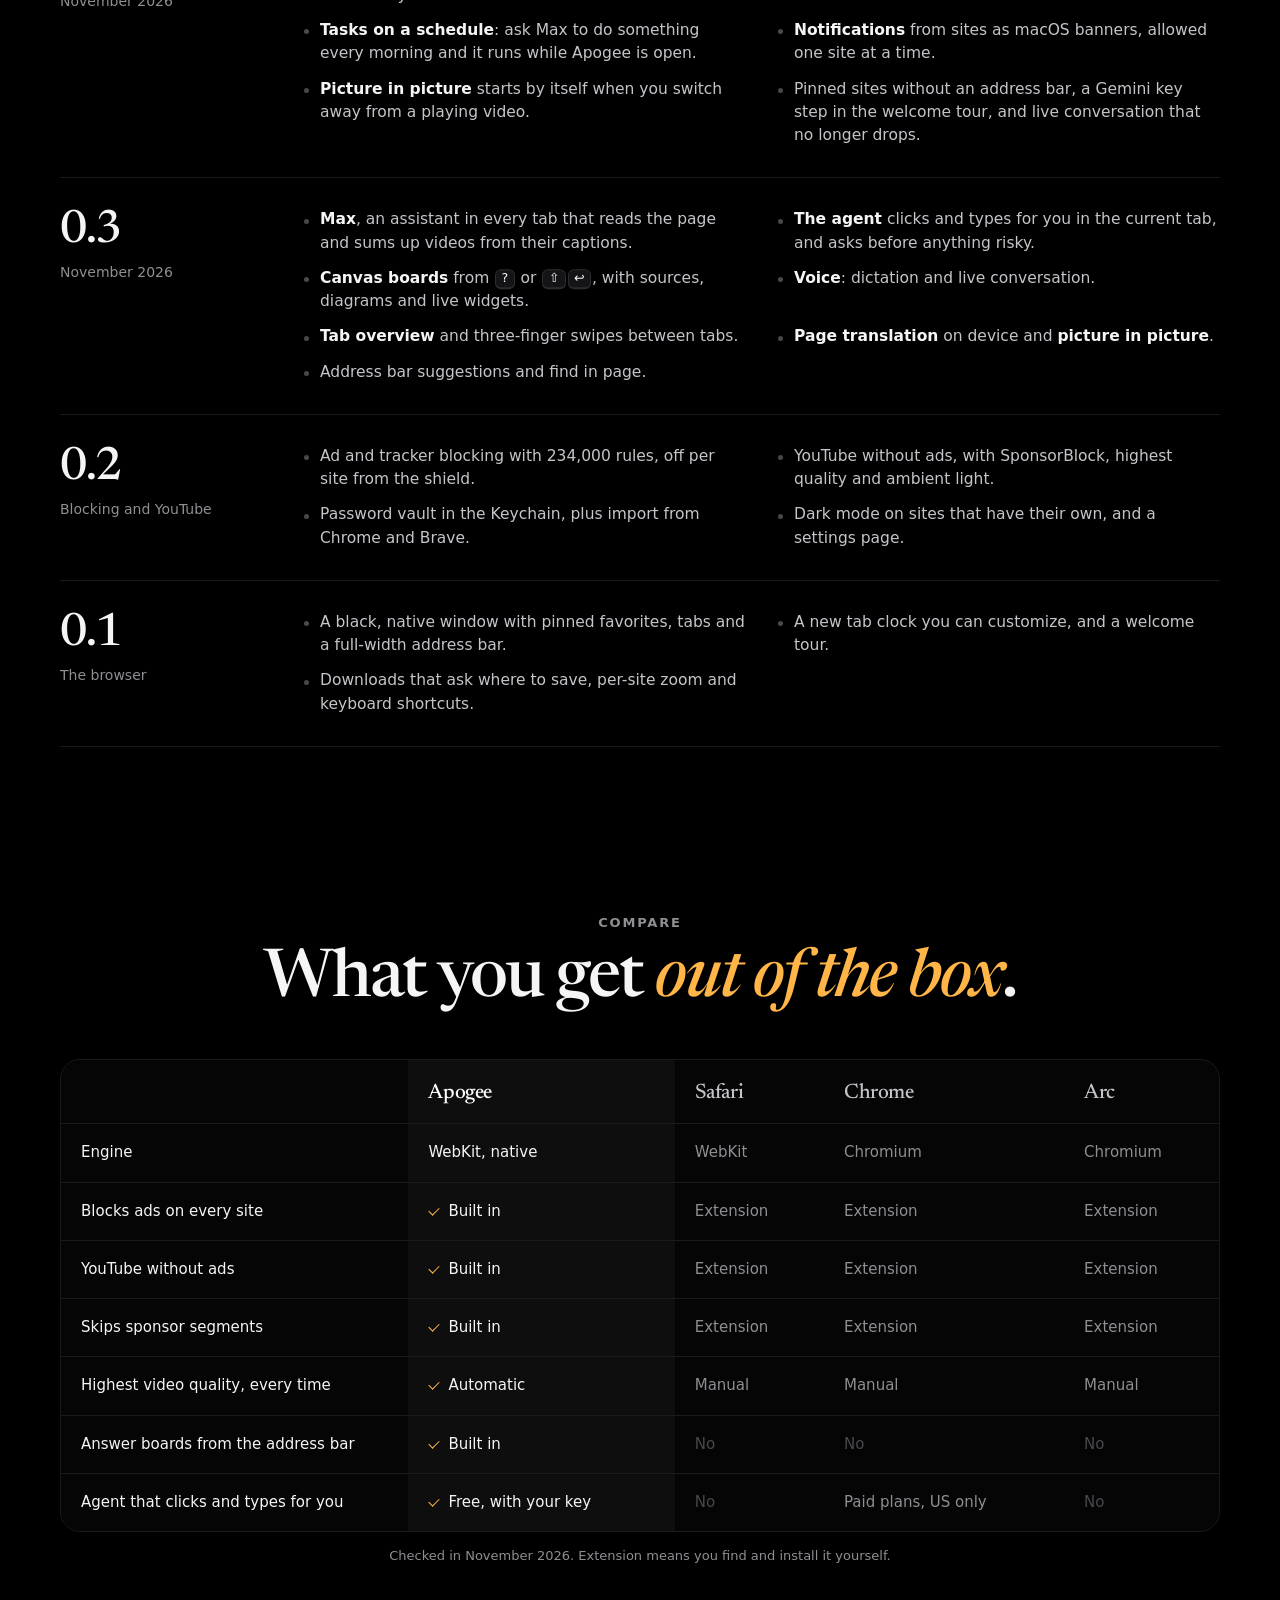
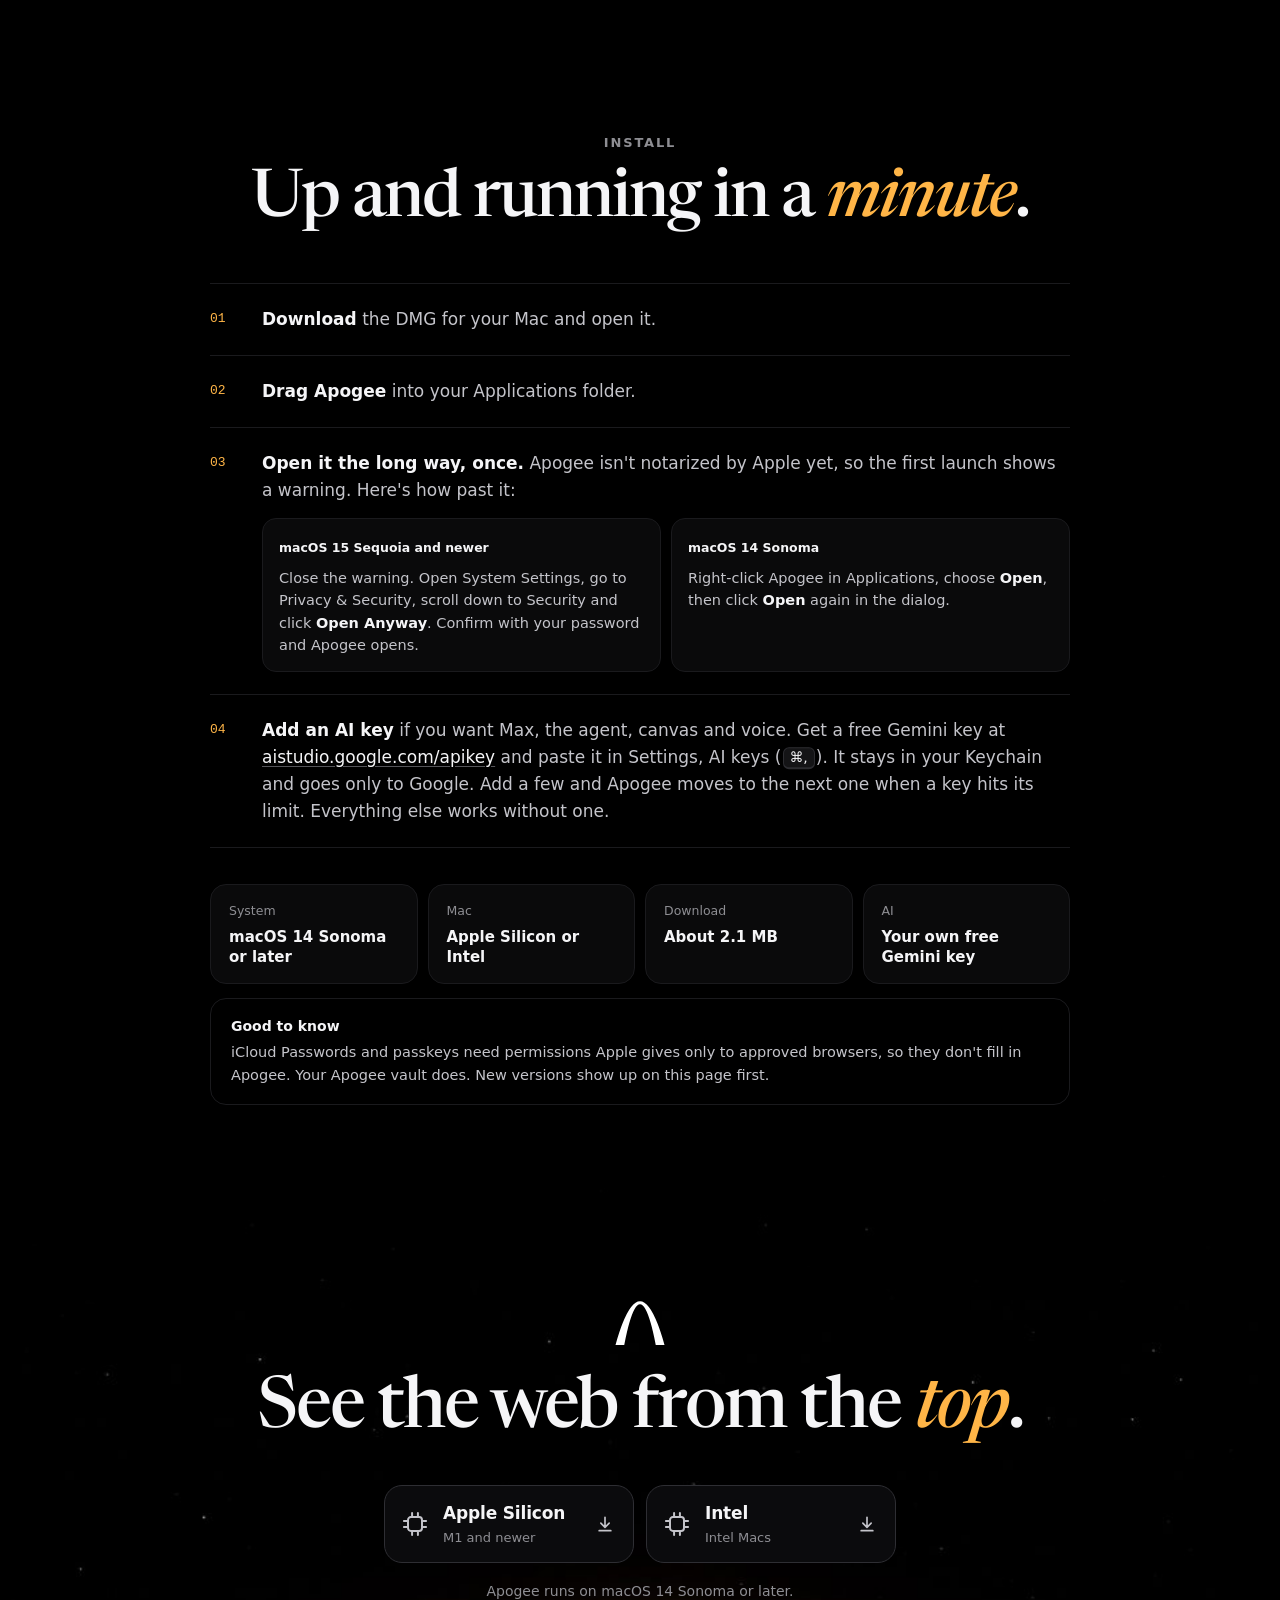
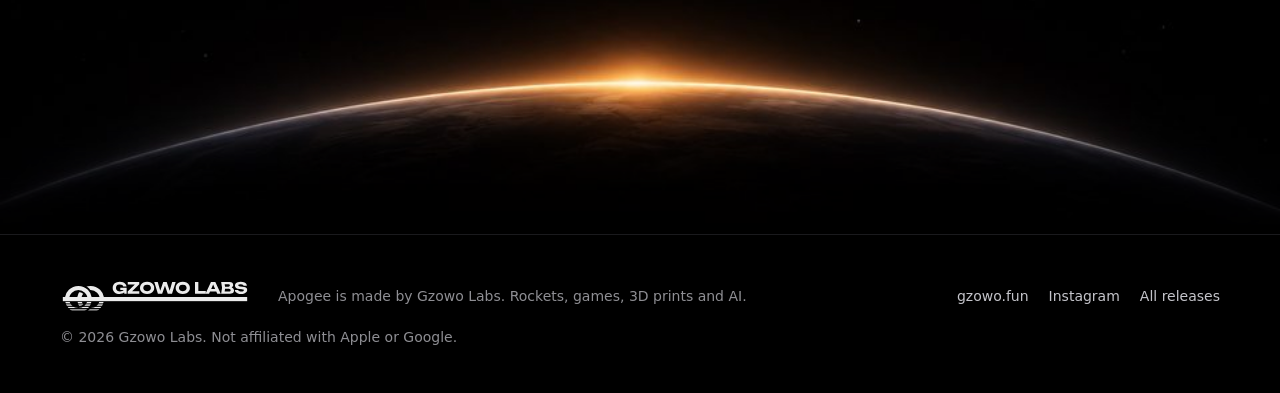
<file: v1.7/index.html>
<!doctype html>
<html lang="en">
<head>
<meta charset="utf-8">
<meta name="viewport" content="width=device-width, initial-scale=1, viewport-fit=cover">
<title>Apogee · A browser for Mac</title>
<meta name="description" content="Apogee is a native Mac browser by Gzowo Labs. Every ad blocked, YouTube without the noise, answer boards from the address bar and an assistant that does the clicking. Free for Apple Silicon and Intel Macs.">
<meta name="theme-color" content="#000000">
<meta name="color-scheme" content="dark">
<link rel="canonical" href="https://apogee.gzowo.fun/">
<meta property="og:type" content="website">
<meta property="og:site_name" content="Apogee">
<meta property="og:title" content="Apogee, a browser for Mac">
<meta property="og:description" content="Every ad blocked, YouTube without the noise, answer boards from the address bar and an assistant that does the clicking. Free for Apple Silicon and Intel.">
<meta property="og:url" content="https://apogee.gzowo.fun/">
<meta property="og:image" content="https://apogee.gzowo.fun/assets/og.jpg">
<meta property="og:image:width" content="1200">
<meta property="og:image:height" content="630">
<meta name="twitter:card" content="summary_large_image">
<link rel="icon" href="assets/favicon.svg" type="image/svg+xml">
<link rel="icon" href="assets/favicon-32.png" sizes="32x32" type="image/png">
<link rel="apple-touch-icon" href="assets/apple-touch-icon.png">
<link rel="preload" as="image" href="assets/horizon-1672.jpg" imagesrcset="assets/horizon-960.jpg 960w, assets/horizon-1672.jpg 1672w" imagesizes="100vw">
<link rel="preconnect" href="https://fonts.googleapis.com">
<link rel="preconnect" href="https://fonts.gstatic.com" crossorigin>
<link rel="stylesheet" href="https://fonts.googleapis.com/css2?family=Newsreader:ital,opsz,wght@0,6..72,400..600;1,6..72,400..600&display=swap" media="print" onload="this.media='all'">
<link rel="stylesheet" href="assets/site.css">
<script>document.documentElement.classList.add('js')</script>
<script src="assets/site.js" defer></script>
</head>
<body>
<svg width="0" height="0" style="position:absolute" aria-hidden="true">
  <symbol id="arch" viewBox="18 22 64 58"><path d="M22 76 Q50 -24 78 76 L68 76 Q50 -17 32 76 Z"/></symbol>
  <symbol id="shield" viewBox="0 0 24 24"><path d="M12 3 4.5 6v5.6c0 4.6 3.1 8.3 7.5 9.4 4.4-1.1 7.5-4.8 7.5-9.4V6L12 3Z" fill="none" stroke="currentColor" stroke-width="1.8" stroke-linejoin="round"/></symbol>
  <symbol id="spark" viewBox="0 0 24 24"><path d="M12 2.5c.5 4.6 2.4 8 9.5 9.5-7.1 1.5-9 4.9-9.5 9.5-.5-4.6-2.4-8-9.5-9.5 7.1-1.5 9-4.9 9.5-9.5Z" fill="currentColor"/></symbol>
  <symbol id="lock" viewBox="0 0 24 24"><path d="M7 10V7.5a5 5 0 0 1 10 0V10" fill="none" stroke="currentColor" stroke-width="2"/><rect x="5" y="10" width="14" height="11" rx="2.5" fill="currentColor"/></symbol>
  <symbol id="mic" viewBox="0 0 24 24"><rect x="8.5" y="3" width="7" height="12" rx="3.5" fill="currentColor"/><path d="M5.5 11.5a6.5 6.5 0 0 0 13 0M12 18v3" fill="none" stroke="currentColor" stroke-width="1.8" stroke-linecap="round"/></symbol>
  <symbol id="key" viewBox="0 0 24 24"><circle cx="8" cy="12" r="4.2" fill="none" stroke="currentColor" stroke-width="2"/><path d="M12 12h9M18 12v3.5M15.5 12v2.5" fill="none" stroke="currentColor" stroke-width="2" stroke-linecap="round"/></symbol>
  <symbol id="chip" viewBox="0 0 24 24"><rect x="6" y="6" width="12" height="12" rx="2.5" fill="none" stroke="currentColor" stroke-width="1.7"/><path d="M9.5 2.5v3M14.5 2.5v3M9.5 18.5v3M14.5 18.5v3M2.5 9.5h3M2.5 14.5h3M18.5 9.5h3M18.5 14.5h3" stroke="currentColor" stroke-width="1.7" stroke-linecap="round"/></symbol>
  <symbol id="down" viewBox="0 0 24 24"><path d="M12 4v12m0 0-5-5m5 5 5-5M5 20h14" fill="none" stroke="currentColor" stroke-width="2" stroke-linecap="round" stroke-linejoin="round"/></symbol>
</svg>

<header class="nav" id="nav">
  <a class="brand" href="#top" aria-label="Apogee"><svg class="arch"><use href="#arch"/></svg><span>Apogee</span></a>
  <nav class="links" aria-label="Sections">
    <a href="#features">Features</a>
    <a href="#new">What's new</a>
    <a href="#compare">Compare</a>
    <a href="#install">Install</a>
  </nav>
  <a class="nav-dl" href="#download">Download</a>
</header>

<main id="top">
  <section class="hero">
    <div class="hero-copy wrap">
      <p class="eyebrow">A browser for Mac by Gzowo Labs</p>
      <h1>The web at its <em>highest</em> point.</h1>
      <p class="lede">A native Mac browser built on WebKit. Every ad blocked, YouTube without the noise, answers drawn as boards and an assistant that does the clicking for you.</p>
      <div class="dl" id="download" data-dl>
        <a class="chip" data-arch="arm64" href="https://github.com/JerzySukiennik/apogee/releases/latest/download/Apogee-Apple-Silicon.dmg">
          <svg class="chip-ic"><use href="#chip"/></svg>
          <span class="chip-t"><b>Apple Silicon</b><small>M1 and newer · <span data-size="arm64">2.0 MB</span></small></span>
          <svg class="chip-dl"><use href="#down"/></svg>
          <span class="chip-tag">Your Mac</span>
        </a>
        <a class="chip" data-arch="x86_64" href="https://github.com/JerzySukiennik/apogee/releases/latest/download/Apogee-Intel.dmg">
          <svg class="chip-ic"><use href="#chip"/></svg>
          <span class="chip-t"><b>Intel</b><small>Intel Macs · <span data-size="x86_64">2.1 MB</span></small></span>
          <svg class="chip-dl"><use href="#down"/></svg>
          <span class="chip-tag">Your Mac</span>
        </a>
      </div>
      <p class="dl-meta"><span data-dl-note>Version 0.4.6 · Free · macOS 14 Sonoma or later</span><span class="sep">·</span><a href="#install">How to open it</a></p>
      <details class="which">
        <summary>Which one do I need?</summary>
        <p>Open the Apple menu and choose About This Mac. If it says <b>Chip: Apple M1</b> or any other M chip, take Apple Silicon. If it says <b>Processor: Intel</b>, take Intel.</p>
      </details>
    </div>
    <div class="sky" aria-hidden="true">
      <img src="assets/horizon-1672.jpg" srcset="assets/horizon-960.jpg 960w, assets/horizon-1672.jpg 1672w" sizes="max(100vw, 820px)" alt="" width="1672" height="941" fetchpriority="high">
    </div>
  </section>

  <section class="show" aria-label="The Apogee window">
    <div class="win win-xl reveal">
      <div class="strip">
        <span class="lights" aria-hidden="true"><i></i><i></i><i></i></span>
        <span class="pins" aria-hidden="true">
          <span class="pin"><span class="lt" style="background:#fff;color:#000">▶</span></span>
          <span class="pin"><span class="lt" style="background:#e5e5ea;color:#000">M</span></span>
          <span class="pin"><span class="lt">W</span></span>
          <span class="pin"><span class="lt">G</span></span>
        </span>
        <span class="tab on"><span class="tt">New Tab</span><span class="x">×</span></span>
        <span class="tab"><span class="fq">?</span><span class="tt">The farthest point of an orbit</span></span>
        <span class="tab wide"><span class="fq yt">▶</span><span class="tt">Sunrise from orbit, 4K</span></span>
        <span class="plus">+</span>
      </div>
      <div class="navrow">
        <span class="navb">‹</span><span class="navb dim">›</span><span class="navb">↻</span>
        <span class="addr"><span class="ph">Search, or type ?question</span><svg class="sh"><use href="#shield"/></svg></span>
        <span class="ai"><svg><use href="#spark"/></svg></span>
      </div>
      <div class="newtab">
        <div class="clk" data-clock>9:41</div>
        <div class="dt" data-date>Monday, November 9</div>
        <div class="gr"><span class="ring"></span><span data-greet>Good morning.</span></div>
        <div class="fav">
          <span><i class="tile"><span class="lt" style="background:#fff;color:#000">▶</span></i>YouTube</span>
          <span><i class="tile"><span class="lt" style="background:#e5e5ea;color:#000">M</span></i>Gmail</span>
          <span><i class="tile"><span class="lt">W</span></i>Wikipedia</span>
          <span><i class="tile"><span class="lt">G</span></i>GitHub</span>
        </div>
      </div>
    </div>
  </section>

  <section class="features" id="features">
    <div class="wrap head reveal">
      <p class="kicker">Features</p>
      <h2>Everything built in. <em>Nothing</em> to install.</h2>
      <p class="sub">No extensions, no add-ons, no account. Every demo below is live, so go ahead and press things.</p>
    </div>

    <article class="feat wrap" id="canvas">
      <div class="feat-text reveal">
        <p class="label" style="--c:var(--blue)">Canvas</p>
        <h3>Ask with a <em>question mark</em>.</h3>
        <p>Type <kbd>?</kbd> and a question in the address bar and Apogee builds a board: a straight answer, facts with their sources, diagrams and small simulations you can play with. Follow-ups land on the same board, and <kbd>⇧</kbd><kbd>↩</kbd> turns any search into one.</p>
        <ul class="ticks">
          <li>The answer in about a second, the full board in five to eight</li>
          <li>Real photos from Wikimedia Commons, never generated ones</li>
          <li>Boards disappear when you close them</li>
        </ul>
      </div>
      <div class="demo reveal" data-demo="canvas">
        <div class="win">
          <div class="navrow mini"><span class="addr"><span class="typed" data-typed></span><span class="caret" aria-hidden="true"></span></span></div>
          <div class="board" data-board aria-live="polite"></div>
        </div>
        <div class="tries" role="group" aria-label="Try a question">
          <button type="button" data-q="apogee" class="on">?what is an apogee</button>
          <button type="button" data-q="nozzle">?how does a rocket nozzle work</button>
        </div>
      </div>
    </article>

    <article class="feat wrap flip" id="max">
      <div class="feat-text reveal">
        <p class="label" style="--c:var(--acc)">Max and the agent</p>
        <h3>Max reads the page. The agent does the <em>clicking</em>.</h3>
        <p>Press <kbd>⌘J</kbd> and ask about anything on screen, long videos included. Ask it to do something and the agent takes over the tab: it searches, clicks and types on its own, then stops and asks before payments, passwords, purchases, messages and deleting anything. <kbd>esc</kbd> stops it at any time.</p>
        <ul class="ticks">
          <li>A separate conversation for every tab</li>
          <li>Pick its name, personality and color</li>
          <li>Runs on Google Gemini with your own free key</li>
        </ul>
      </div>
      <div class="demo reveal" data-demo="max">
        <div class="win">
          <div class="navrow mini"><span class="addr"><svg class="lk"><use href="#lock"/></svg>orbit-supply.example/cables</span><span class="ai on"><svg><use href="#spark"/></svg></span></div>
          <div class="split">
            <div class="shop" data-shop>
              <div class="shop-h"><b>Orbit Supply</b><span class="cart">Cart <i data-cart>0</i></span></div>
              <p class="shop-t">USB-C cables</p>
              <div class="prods">
                <div class="prod" data-p="braided"><span class="pimg"><i></i></span><b>Braided cable</b><small>1 m · 100 W</small><span class="price">$12.99</span><span class="btn">Add to cart</span></div>
                <div class="prod" data-p="long"><span class="pimg"><i></i></span><b>Fast charge cable</b><small>2 m · 60 W</small><span class="price">$7.49</span><span class="btn">Add to cart</span></div>
                <div class="prod" data-p="basic"><span class="pimg"><i></i></span><b>Basic cable</b><small>1 m · 60 W</small><span class="price">$4.99</span><span class="btn" data-buy>Add to cart</span></div>
              </div>
              <div class="checkout" data-checkout><span>Checkout</span><b>Basic cable</b><span class="pay">Pay $4.99</span></div>
            </div>
            <aside class="panel">
              <div class="ph"><span class="halo"></span><b>Max</b><span class="pdim">This tab</span></div>
              <div class="msgs" data-msgs><p class="hint">Ask about this page, or tell Max to do something.</p></div>
              <div class="inp"><span data-inp>Ask Max</span><span class="send">↑</span></div>
            </aside>
          </div>
          <span class="cursor" data-cursor aria-hidden="true"></span>
        </div>
        <div class="tries" role="group" aria-label="Try Max">
          <button type="button" data-a="ask">Which one is the best value?</button>
          <button type="button" data-a="do">Buy the cheapest one</button>
        </div>
      </div>
    </article>

    <article class="feat wrap" id="blocking">
      <div class="feat-text reveal">
        <p class="label" style="--c:var(--green)">Ad blocking</p>
        <h3>Ads and trackers, <em>gone</em>.</h3>
        <p>234,000 rules from 15 lists run inside WebKit itself, so ads, trackers and app telemetry are stopped before a page even asks for them. YouTube gets its own blocker for the ads that lists can't catch. One click on the shield turns blocking off for a single site.</p>
        <ul class="ticks">
          <li>EasyList, EasyPrivacy, AdGuard, Peter Lowe and more</li>
          <li>Lists update by themselves once a week</li>
          <li>Pages load lighter, so they load faster</li>
        </ul>
      </div>
      <div class="demo reveal" data-demo="ads">
        <div class="win">
          <div class="navrow mini"><span class="addr"><svg class="lk"><use href="#lock"/></svg>dailyorbit.example/launch-recap<button type="button" class="shield on" data-shield aria-pressed="true" aria-label="Ad blocking for this site"><svg><use href="#shield"/></svg></button></span></div>
          <div class="news" data-news>
            <div class="ad ad-top"><span>Ad</span></div>
            <div class="news-body">
              <div class="art">
                <p class="nk">Launch recap</p>
                <p class="nh">Second stage reaches orbit on the first try</p>
                <p class="nt">The upper stage lit on time, burned for six minutes and settled into a 400 km orbit.</p>
                <i class="ln"></i><i class="ln"></i><i class="ln s"></i>
                <div class="ad ad-in"><span>Sponsored</span></div>
                <i class="ln"></i><i class="ln"></i><i class="ln"></i><i class="ln s"></i>
                <p class="nt">Recovery teams are already out at sea for the booster, and the next flight is set for early spring.</p>
                <i class="ln"></i><i class="ln"></i><i class="ln"></i><i class="ln"></i><i class="ln s"></i>
                <i class="ln"></i><i class="ln"></i><i class="ln s"></i>
              </div>
              <div class="ad ad-side"><span>Ad</span></div>
            </div>
            <div class="ad ad-pop"><span>Ad</span></div>
          </div>
        </div>
        <div class="blocked">
          <p>Never loaded on this page</p>
          <ul data-log>
            <li>securepubads.g.doubleclick.net</li>
            <li>pagead2.googlesyndication.com</li>
            <li>www.googletagmanager.com</li>
            <li>connect.facebook.net</li>
            <li>static.criteo.net</li>
            <li>c.amazon-adsystem.com</li>
          </ul>
        </div>
        <div class="tries" role="group" aria-label="Try ad blocking">
          <button type="button" data-shield-btn>Turn blocking off for this site</button>
        </div>
      </div>
    </article>

    <article class="feat wrap flip" id="youtube">
      <div class="feat-text reveal">
        <p class="label" style="--c:#fff">YouTube</p>
        <h3>YouTube, <em>without the noise</em>.</h3>
        <p>No ads, sponsor segments skipped with SponsorBlock, the highest quality picked on every video and ambient light that spills the colors of the video around the player. YouTube also stays pitch black, the way it should look on a dark Mac.</p>
        <ul class="ticks">
          <li>Picture in picture for any video</li>
          <li>Ask Max to sum up a video from its captions</li>
          <li>Full screen video that fills the whole screen</li>
        </ul>
      </div>
      <div class="demo reveal" data-demo="yt">
        <div class="win">
          <div class="navrow mini"><span class="addr"><svg class="lk"><use href="#lock"/></svg>youtube.com/watch?v=sunrise</span></div>
          <div class="yt">
            <div class="stage">
              <div class="amb" data-amb><img src="assets/ambient.jpg" alt="" width="96" height="54"></div>
              <div class="player" data-player>
                <img class="frame" data-frame src="assets/horizon-960.jpg" alt="Sunrise over the curve of the Earth" width="960" height="540" loading="lazy">
                <div class="toast" data-toast></div>
                <button type="button" class="big-play" data-play aria-label="Play"><span></span></button>
                <div class="ctrls">
                  <div class="bar"><span class="seg" style="left:30%;width:13%"></span><span class="prog" data-prog></span></div>
                  <div class="row"><span class="time" data-time>0:00 / 4:12</span><span class="q">2160p60 <b>Highest</b></span></div>
                </div>
              </div>
            </div>
            <div class="yt-meta"><b>Sunrise from orbit, 4K</b><span>Orbit Films · 1.2M views</span></div>
          </div>
        </div>
        <div class="tries" role="group" aria-label="Try YouTube">
          <button type="button" data-play-btn>Play</button>
          <button type="button" data-amb-btn class="on" aria-pressed="true">Ambient light</button>
        </div>
      </div>
    </article>

    <article class="feat wrap" id="passwords">
      <div class="feat-text reveal">
        <p class="label" style="--c:var(--acc)">Passwords</p>
        <h3>Passwords that stay <em>on your Mac</em>.</h3>
        <p>A vault in your macOS Keychain that fills logins, offers to save new ones after you sign in and makes strong passwords for new accounts. Bring your passwords and sign-ins from Chrome or Brave, import a CSV from the Passwords app, or export one back whenever you like.</p>
        <ul class="ticks">
          <li>Fills only on the exact site the password belongs to</li>
          <li>Never for this site, when you'd rather it didn't ask</li>
          <li>Nothing leaves your Mac</li>
        </ul>
      </div>
      <div class="demo reveal" data-demo="vault">
        <div class="win">
          <div class="navrow mini"><span class="addr"><svg class="lk"><use href="#lock"/></svg>orbit-supply.example/sign-in</span></div>
          <div class="login">
            <div class="lg">
              <b class="lg-brand">Orbit Supply</b>
              <p class="lg-title" data-lg-title>Sign in</p>
              <span class="lab">Email</span>
              <span class="field" data-email></span>
              <div class="pop" data-pop>
                <span class="pop-h"><svg><use href="#key"/></svg>Apogee Passwords</span>
                <button type="button" class="pop-row" data-fill><span><b>alex@orbit.mail</b><small>••••••••••••</small></span><em>Fill</em></button>
              </div>
              <span class="lab">Password</span>
              <span class="field pw" data-pass></span>
              <div class="pop gen" data-gen>
                <span class="pop-h"><svg><use href="#key"/></svg>Strong password</span>
                <code data-pw></code>
                <span class="gen-b"><button type="button" data-regen>New one</button><button type="button" class="use" data-use>Use it</button></span>
              </div>
              <span class="lg-btn" data-lg-btn>Sign in</span>
            </div>
          </div>
          <div class="savebar" data-save>
            <svg class="k"><use href="#key"/></svg>
            <span class="sv-t" data-save-t>Save password for orbit-supply.example?</span>
            <span class="sv-b"><button type="button" class="ghost">Never for this site</button><button type="button" class="acc" data-save-btn>Save</button></span>
          </div>
        </div>
        <div class="tries" role="group" aria-label="Try passwords">
          <button type="button" data-v="fill" class="on">Fill a saved login</button>
          <button type="button" data-v="new">Create an account</button>
        </div>
      </div>
    </article>

    <article class="feat wrap flip" id="voice">
      <div class="feat-text reveal">
        <p class="label" style="--c:var(--acc)">Voice</p>
        <h3>Talk to it. <em>Out loud.</em></h3>
        <p>Hold <kbd>⇧⌘D</kbd> to dictate, or press <kbd>⇧⌘L</kbd> for a live conversation with Max. It answers with a voice that fits its personality, cancels its own echo and lets you cut in mid-sentence. Every word lands in the chat as captions.</p>
        <ul class="ticks">
          <li>Understands the language your Mac is set to</li>
          <li>Live voice connects in about a second</li>
          <li>Hand it a task and the agent takes it from there</li>
        </ul>
      </div>
      <div class="demo reveal" data-demo="voice">
        <div class="win voice-win">
          <div class="vpanel">
            <div class="ph"><span class="halo" data-halo></span><b>Max</b><span class="pdim" data-vstate>Ready</span></div>
            <div class="msgs" data-vmsgs><p class="hint">Hold the button and ask something.</p></div>
            <div class="wave" data-wave aria-hidden="true"></div>
            <p class="transcript" data-tr></p>
          </div>
        </div>
        <div class="talk-row">
          <button type="button" class="talk" data-talk><svg><use href="#mic"/></svg><span data-talk-t>Hold to talk</span></button>
        </div>
        <div class="tries" role="group" aria-label="Try voice">
          <button type="button" data-live>Try a live conversation</button>
        </div>
      </div>
    </article>

    <div class="wrap more reveal">
      <h4>And the everyday things, done well</h4>
      <ul>
        <li><b>Tab overview.</b> Pinch a page at 100% to see every tab.</li>
        <li><b>Three-finger swipe</b> between tabs.</li>
        <li><b>Translate</b> any page on your Mac, offline, with <kbd>⌥⌘T</kbd>.</li>
        <li><b>Find in page</b> with a match count.</li>
        <li><b>Zoom per site</b>, remembered.</li>
        <li><b>Full screen</b> without the bars, with <kbd>⇧⌘F</kbd>.</li>
        <li><b>Dark mode</b> on every site that has its own.</li>
        <li><b>Downloads</b> that always ask where to save.</li>
        <li><b>A new tab clock</b> you can make yours.</li>
      </ul>
    </div>
  </section>

  <section class="new" id="new">
    <div class="wrap">
      <div class="head reveal">
        <p class="kicker">What's new</p>
        <h2>Version 0.4, now with <em>Media</em>.</h2>
      </div>
      <div class="rels">
        <article class="rel reveal">
          <div class="rel-v"><b>0.4.6</b><span>Better for games</span></div>
          <ul>
            <li>Games can capture the cursor, so mouse look works. Press Esc to get it back.</li>
            <li>No more error sound when you press keys in a game that only listens to them.</li>
          </ul>
        </article>
        <article class="rel reveal">
          <div class="rel-v"><b>0.4.5</b><span>Sharp Google Docs</span></div>
          <ul>
            <li>Text in Google Docs is sharp again. Apogee was not telling pages how big its window is, so documents were drawn at a quarter of the resolution they needed.</li>
            <li>Zooming out of a page with a pinch now stops at 100% instead of opening the tab overview. Pinching a page that already rests at 100% still opens it.</li>
            <li>Pages that zoom their own content on a pinch, like maps, keep the whole gesture.</li>
          </ul>
        </article>
        <article class="rel reveal">
          <div class="rel-v"><b>0.4.4</b><span>Security fixes</span></div>
          <ul>
            <li>The agent no longer sees what is typed into password and card fields, and always asks before sending a form that holds them.</li>
            <li>Closing a tab ends its live conversation, so the microphone turns off with it.</li>
            <li>Links that open other apps ask first unless you clicked them, and site icons load only from public addresses.</li>
          </ul>
        </article>
        <article class="rel reveal">
          <div class="rel-v"><b>0.4.3</b><span>Default browser</span></div>
          <ul>
            <li><b>Settings › About</b> now shows which app opens your links, with a button to make Apogee the default browser.</li>
            <li>A link clicked while Apogee is closed opens in its first window instead of a second, empty one.</li>
          </ul>
        </article>
        <article class="rel reveal">
          <div class="rel-v"><b>0.4.2</b><span>Downloads fix</span></div>
          <ul>
            <li><b>Download Image</b> and <b>Download Linked File</b> in the right-click menu now save the file.</li>
          </ul>
        </article>
        <article class="rel reveal">
          <div class="rel-v"><b>0.4.1</b><span>YouTube fix</span></div>
          <ul>
            <li>YouTube no longer reloads a video a second after it starts. Quality now fits the player on your screen and steps down by itself if your Mac drops frames.</li>
            <li>Ambient light is smoother and stays out of the way while you seek.</li>
            <li>Switching between a pinned site and a tab is quicker.</li>
          </ul>
        </article>
        <article class="rel reveal">
          <div class="rel-v"><b>0.4</b><span>November 2026</span></div>
          <ul>
            <li><b>Media</b>: films from your Mac in a full-window player, and Continue Watching across YouTube, Prime Video and Disney+.</li>
            <li><b>Updates by themselves</b>: new versions install quietly when you quit, signed and checked first.</li>
            <li><b>Tasks on a schedule</b>: ask Max to do something every morning and it runs while Apogee is open.</li>
            <li><b>Notifications</b> from sites as macOS banners, allowed one site at a time.</li>
            <li><b>Picture in picture</b> starts by itself when you switch away from a playing video.</li>
            <li>Pinned sites without an address bar, a Gemini key step in the welcome tour, and live conversation that no longer drops.</li>
          </ul>
        </article>
        <article class="rel reveal">
          <div class="rel-v"><b>0.3</b><span>November 2026</span></div>
          <ul>
            <li><b>Max</b>, an assistant in every tab that reads the page and sums up videos from their captions.</li>
            <li><b>The agent</b> clicks and types for you in the current tab, and asks before anything risky.</li>
            <li><b>Canvas boards</b> from <kbd>?</kbd> or <kbd>⇧</kbd><kbd>↩</kbd>, with sources, diagrams and live widgets.</li>
            <li><b>Voice</b>: dictation and live conversation.</li>
            <li><b>Tab overview</b> and three-finger swipes between tabs.</li>
            <li><b>Page translation</b> on device and <b>picture in picture</b>.</li>
            <li>Address bar suggestions and find in page.</li>
          </ul>
        </article>
        <article class="rel reveal">
          <div class="rel-v"><b>0.2</b><span>Blocking and YouTube</span></div>
          <ul>
            <li>Ad and tracker blocking with 234,000 rules, off per site from the shield.</li>
            <li>YouTube without ads, with SponsorBlock, highest quality and ambient light.</li>
            <li>Password vault in the Keychain, plus import from Chrome and Brave.</li>
            <li>Dark mode on sites that have their own, and a settings page.</li>
          </ul>
        </article>
        <article class="rel reveal">
          <div class="rel-v"><b>0.1</b><span>The browser</span></div>
          <ul>
            <li>A black, native window with pinned favorites, tabs and a full-width address bar.</li>
            <li>A new tab clock you can customize, and a welcome tour.</li>
            <li>Downloads that ask where to save, per-site zoom and keyboard shortcuts.</li>
          </ul>
        </article>
      </div>
    </div>
  </section>

  <section class="compare" id="compare">
    <div class="wrap">
      <div class="head reveal">
        <p class="kicker">Compare</p>
        <h2>What you get <em>out of the box</em>.</h2>
      </div>
      <div class="table-wrap reveal">
        <table>
          <thead>
            <tr><th scope="col"><span class="sr">Feature</span></th><th scope="col" class="me">Apogee</th><th scope="col">Safari</th><th scope="col">Chrome</th><th scope="col">Arc</th></tr>
          </thead>
          <tbody>
            <tr><th scope="row">Engine</th><td class="me">WebKit, native</td><td>WebKit</td><td>Chromium</td><td>Chromium</td></tr>
            <tr><th scope="row">Blocks ads on every site</th><td class="me yes">Built in</td><td>Extension</td><td>Extension</td><td>Extension</td></tr>
            <tr><th scope="row">YouTube without ads</th><td class="me yes">Built in</td><td>Extension</td><td>Extension</td><td>Extension</td></tr>
            <tr><th scope="row">Skips sponsor segments</th><td class="me yes">Built in</td><td>Extension</td><td>Extension</td><td>Extension</td></tr>
            <tr><th scope="row">Highest video quality, every time</th><td class="me yes">Automatic</td><td>Manual</td><td>Manual</td><td>Manual</td></tr>
            <tr><th scope="row">Answer boards from the address bar</th><td class="me yes">Built in</td><td class="no">No</td><td class="no">No</td><td class="no">No</td></tr>
            <tr><th scope="row">Agent that clicks and types for you</th><td class="me yes">Free, with your key</td><td class="no">No</td><td>Paid plans, US only</td><td class="no">No</td></tr>
          </tbody>
        </table>
      </div>
      <p class="note reveal">Checked in November 2026. Extension means you find and install it yourself.</p>
    </div>
  </section>

  <section class="install" id="install">
    <div class="wrap">
      <div class="head reveal">
        <p class="kicker">Install</p>
        <h2>Up and running in a <em>minute</em>.</h2>
      </div>
      <ol class="steps">
        <li class="reveal"><div><b>Download</b> the DMG for your Mac and open it.</div></li>
        <li class="reveal"><div><b>Drag Apogee</b> into your Applications folder.</div></li>
        <li class="reveal"><div><b>Open it the long way, once.</b> Apogee isn't notarized by Apple yet, so the first launch shows a warning. Here's how past it:
          <div class="os">
            <div><span class="os-n">macOS 15 Sequoia and newer</span><p>Close the warning. Open System Settings, go to Privacy &amp; Security, scroll down to Security and click <b>Open Anyway</b>. Confirm with your password and Apogee opens.</p></div>
            <div><span class="os-n">macOS 14 Sonoma</span><p>Right-click Apogee in Applications, choose <b>Open</b>, then click <b>Open</b> again in the dialog.</p></div>
          </div></div>
        </li>
        <li class="reveal"><div><b>Add an AI key</b> if you want Max, the agent, canvas and voice. Get a free Gemini key at <a href="https://aistudio.google.com/apikey" target="_blank" rel="noopener">aistudio.google.com/apikey</a> and paste it in Settings, AI keys (<kbd>⌘,</kbd>). It stays in your Keychain and goes only to Google. Add a few and Apogee moves to the next one when a key hits its limit. Everything else works without one.</div></li>
      </ol>
      <div class="req reveal">
        <div><span>System</span><b>macOS 14 Sonoma or later</b></div>
        <div><span>Mac</span><b>Apple Silicon or Intel</b></div>
        <div><span>Download</span><b data-req-size>About 2.1 MB</b></div>
        <div><span>AI</span><b>Your own free Gemini key</b></div>
      </div>
      <div class="good reveal">
        <h4>Good to know</h4>
        <p>iCloud Passwords and passkeys need permissions Apple gives only to approved browsers, so they don't fill in Apogee. Your Apogee vault does. New versions show up on this page first.</p>
      </div>
    </div>
  </section>

  <section class="end">
    <div class="end-sky" aria-hidden="true"><img src="assets/horizon-960.jpg" alt="" width="960" height="540" loading="lazy"></div>
    <div class="wrap end-in reveal">
      <svg class="arch big"><use href="#arch"/></svg>
      <h2>See the web from the <em>top</em>.</h2>
      <div class="dl" data-dl>
        <a class="chip" data-arch="arm64" href="https://github.com/JerzySukiennik/apogee/releases/latest/download/Apogee-Apple-Silicon.dmg">
          <svg class="chip-ic"><use href="#chip"/></svg>
          <span class="chip-t"><b>Apple Silicon</b><small>M1 and newer</small></span>
          <svg class="chip-dl"><use href="#down"/></svg>
          <span class="chip-tag">Your Mac</span>
        </a>
        <a class="chip" data-arch="x86_64" href="https://github.com/JerzySukiennik/apogee/releases/latest/download/Apogee-Intel.dmg">
          <svg class="chip-ic"><use href="#chip"/></svg>
          <span class="chip-t"><b>Intel</b><small>Intel Macs</small></span>
          <svg class="chip-dl"><use href="#down"/></svg>
          <span class="chip-tag">Your Mac</span>
        </a>
      </div>
      <p class="dl-meta"><span data-dl-note>Version 0.4.6 · Free · macOS 14 Sonoma or later</span></p>
    </div>
  </section>
</main>

<footer class="foot">
  <div class="wrap foot-in">
    <a class="gl" href="https://gzowo.fun" aria-label="Gzowo Labs"><img src="assets/gzowo-labs.svg" alt="Gzowo Labs" width="220" height="40"></a>
    <p>Apogee is made by Gzowo Labs. Rockets, games, 3D prints and AI.</p>
    <nav class="foot-links" aria-label="Links">
      <a href="https://gzowo.fun">gzowo.fun</a>
      <a href="https://www.instagram.com/gzowo_labs/" target="_blank" rel="noopener">Instagram</a>
      <a href="https://github.com/JerzySukiennik/apogee/releases" target="_blank" rel="noopener">All releases</a>
    </nav>
    <p class="fine">© 2026 Gzowo Labs. Not affiliated with Apple or Google.</p>
  </div>
</footer>
</body>
</html>
</file>
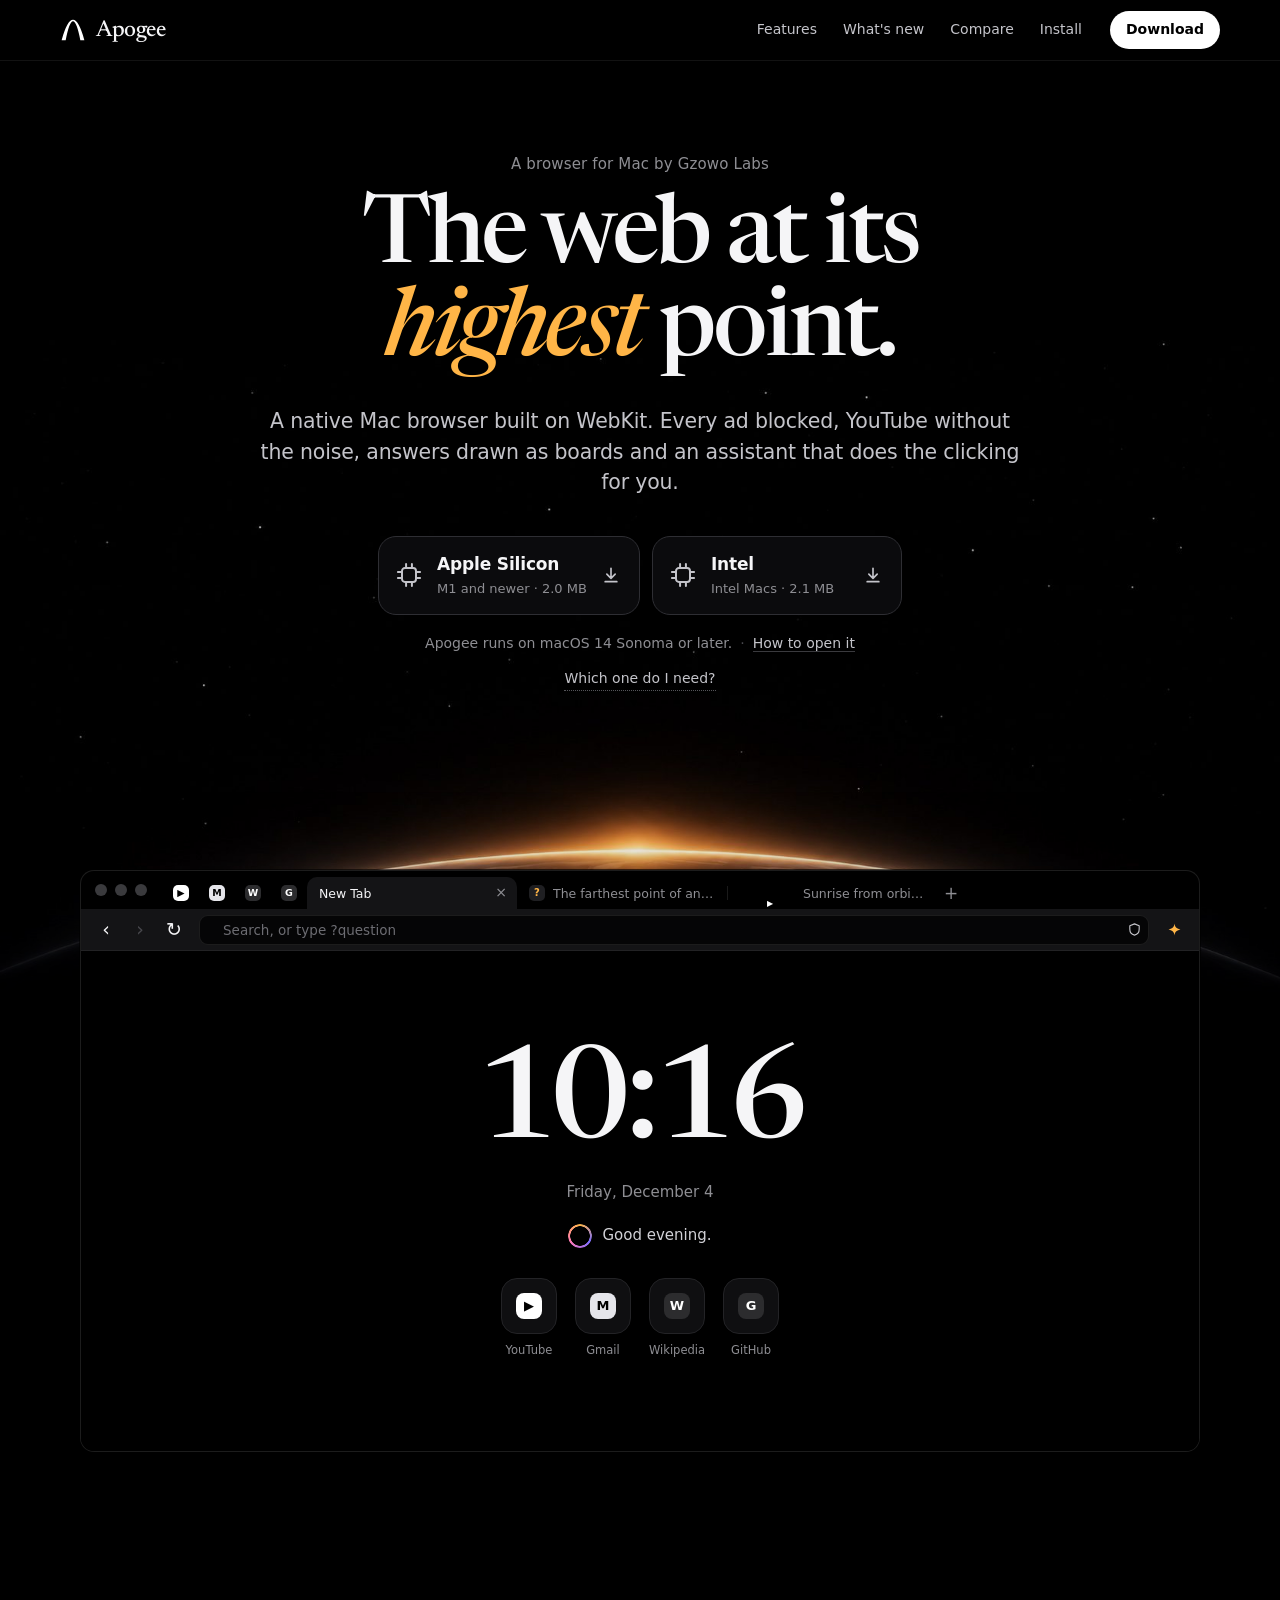
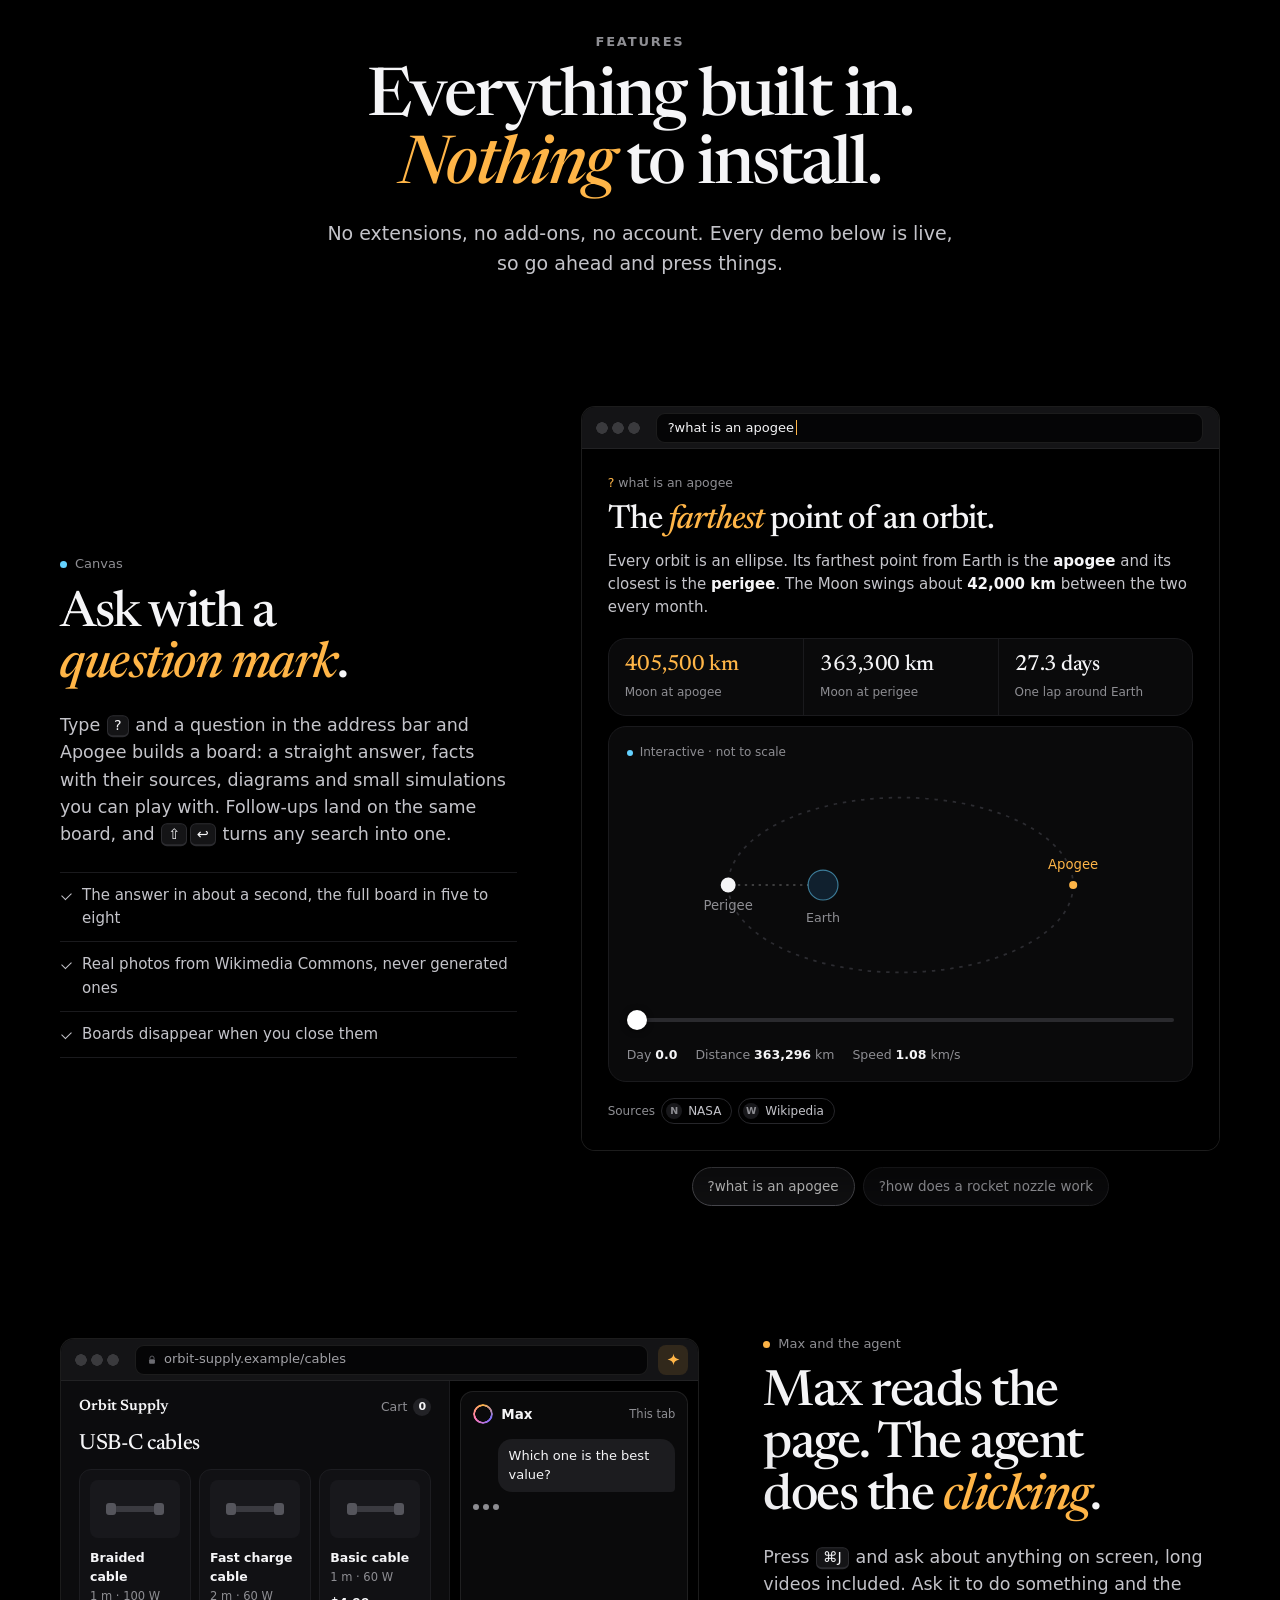
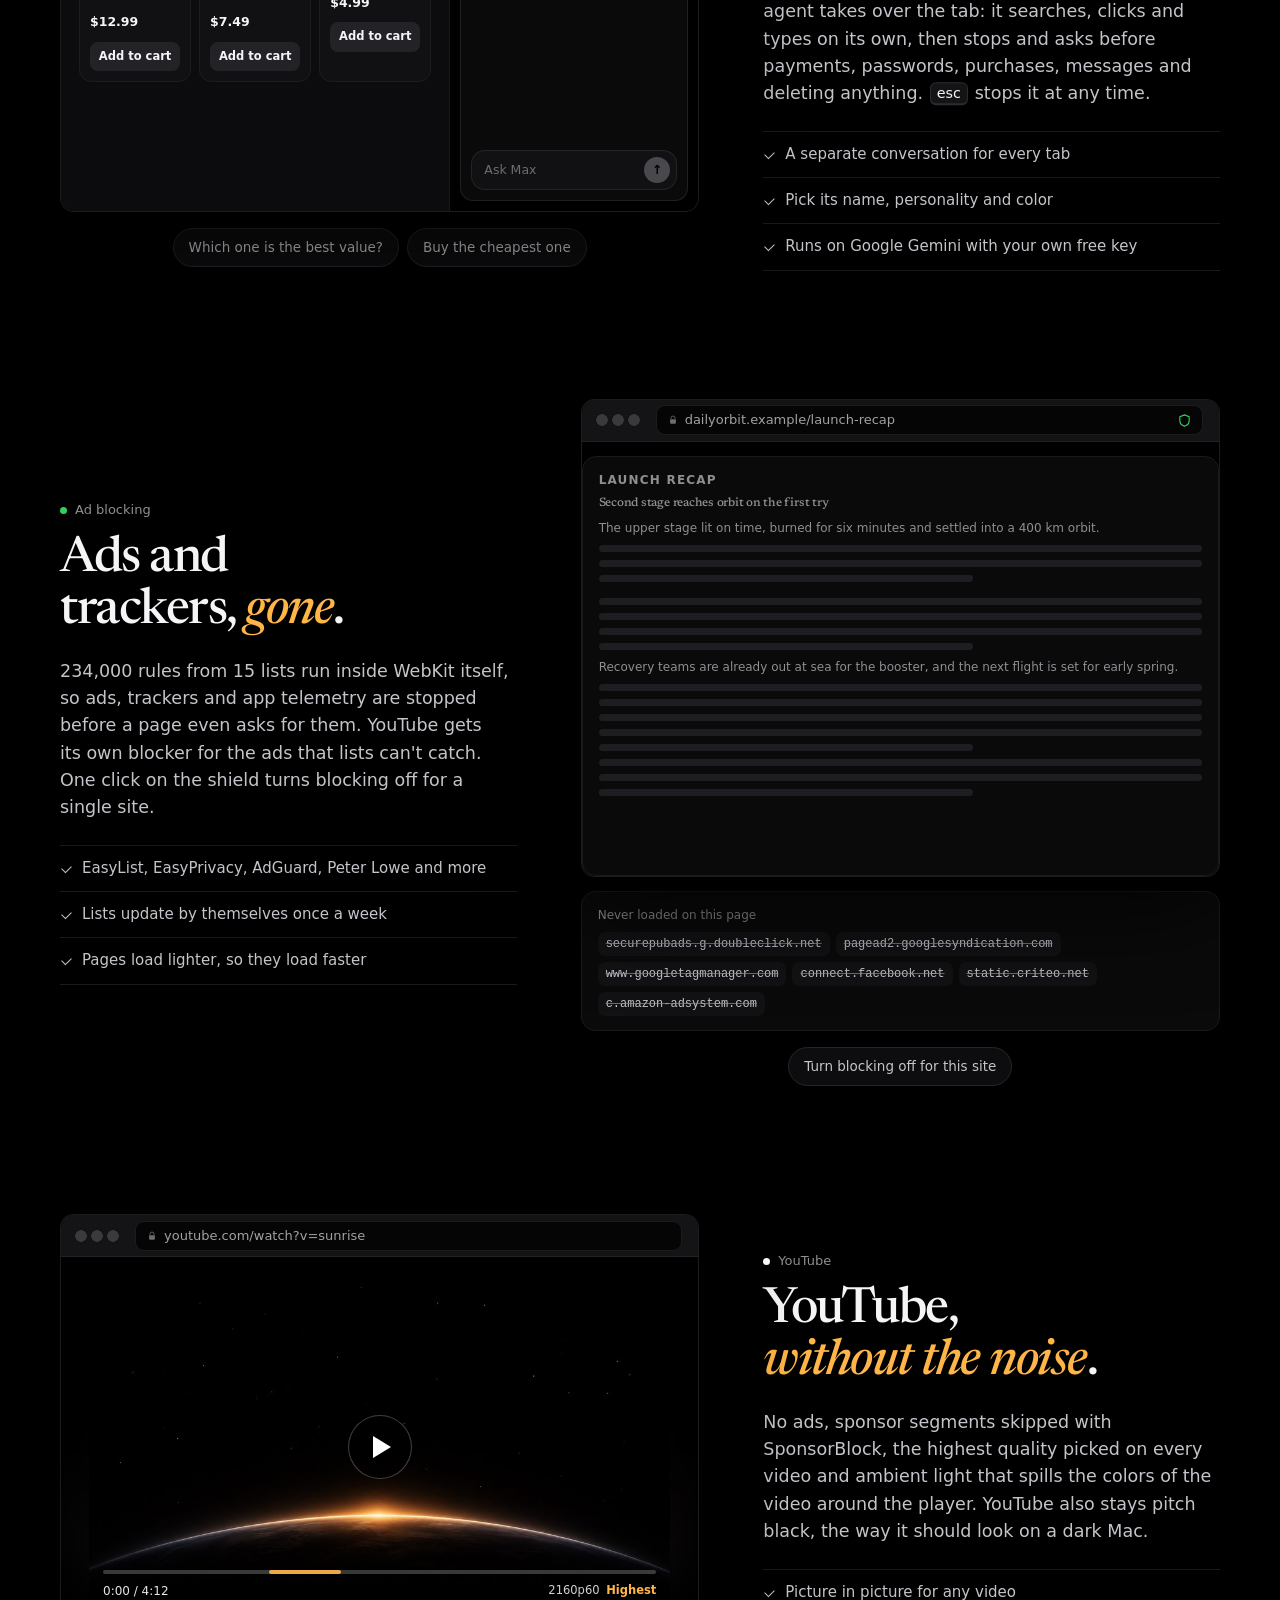
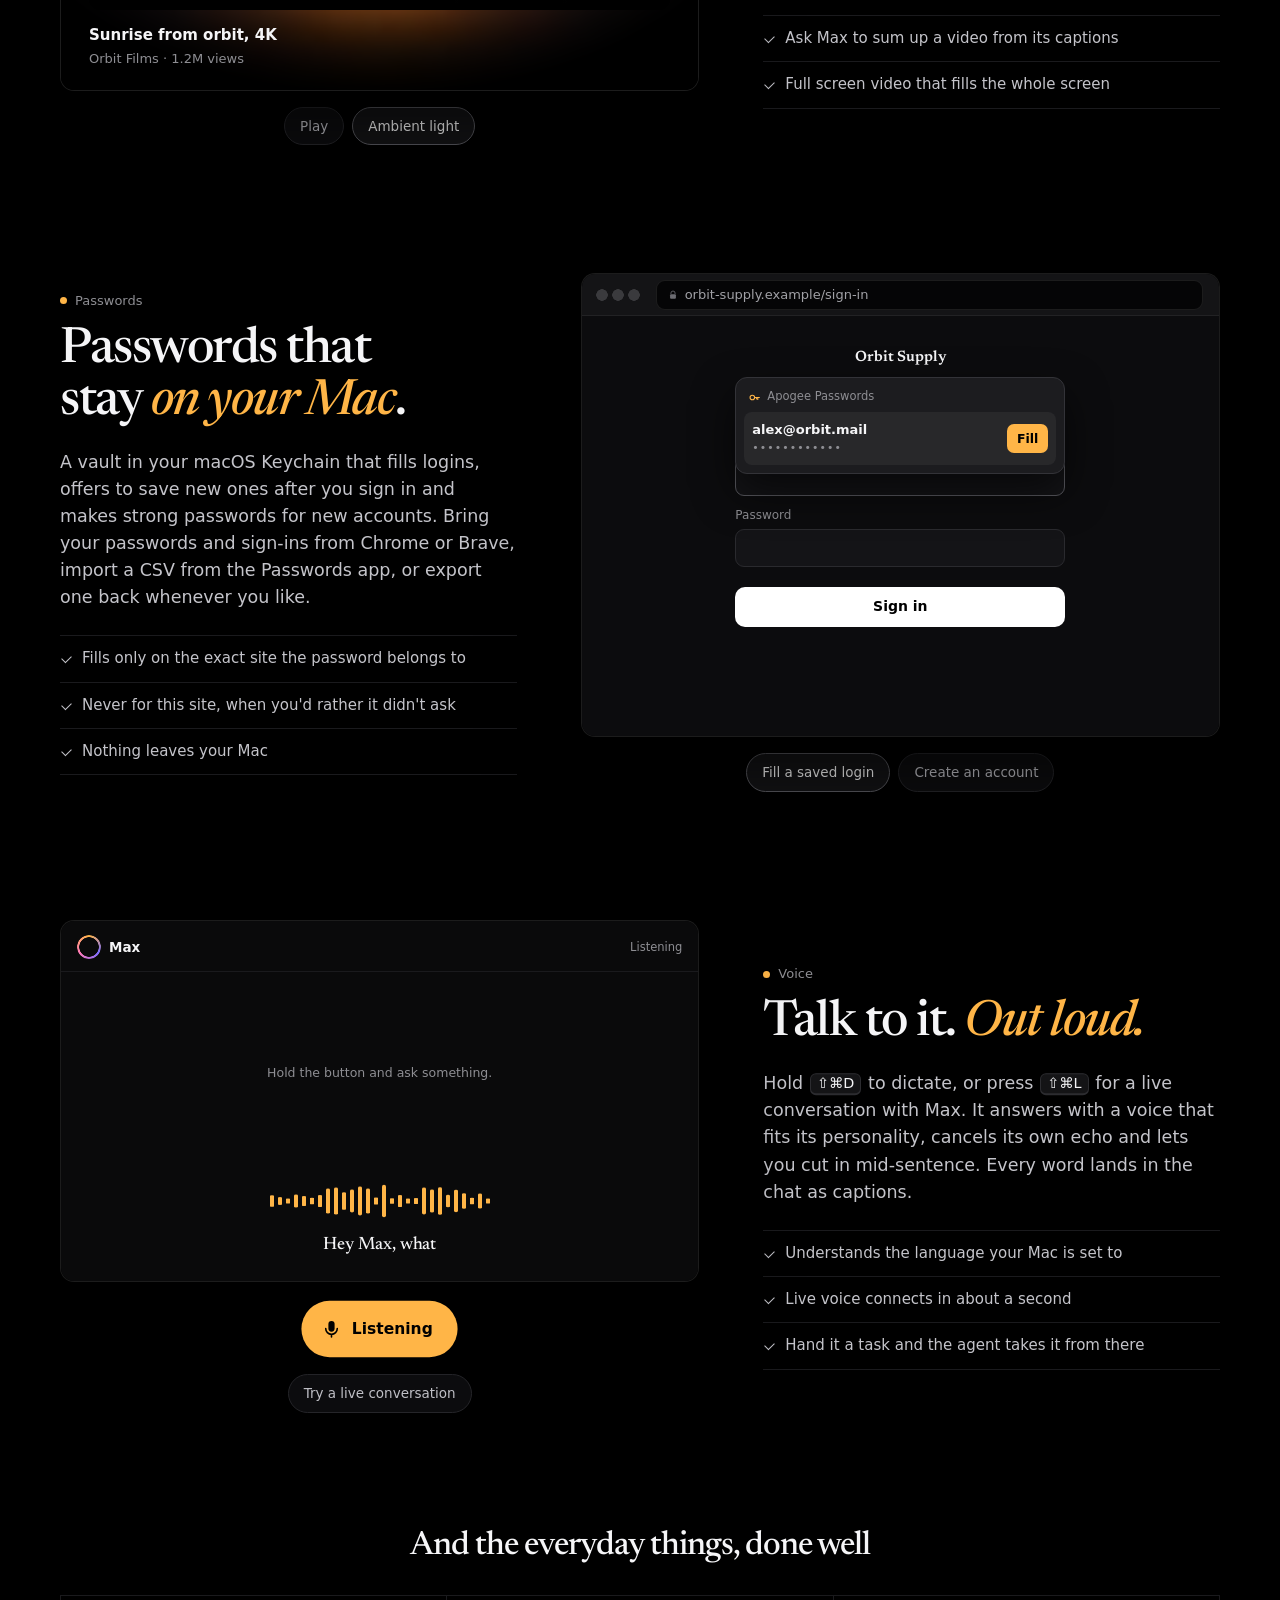
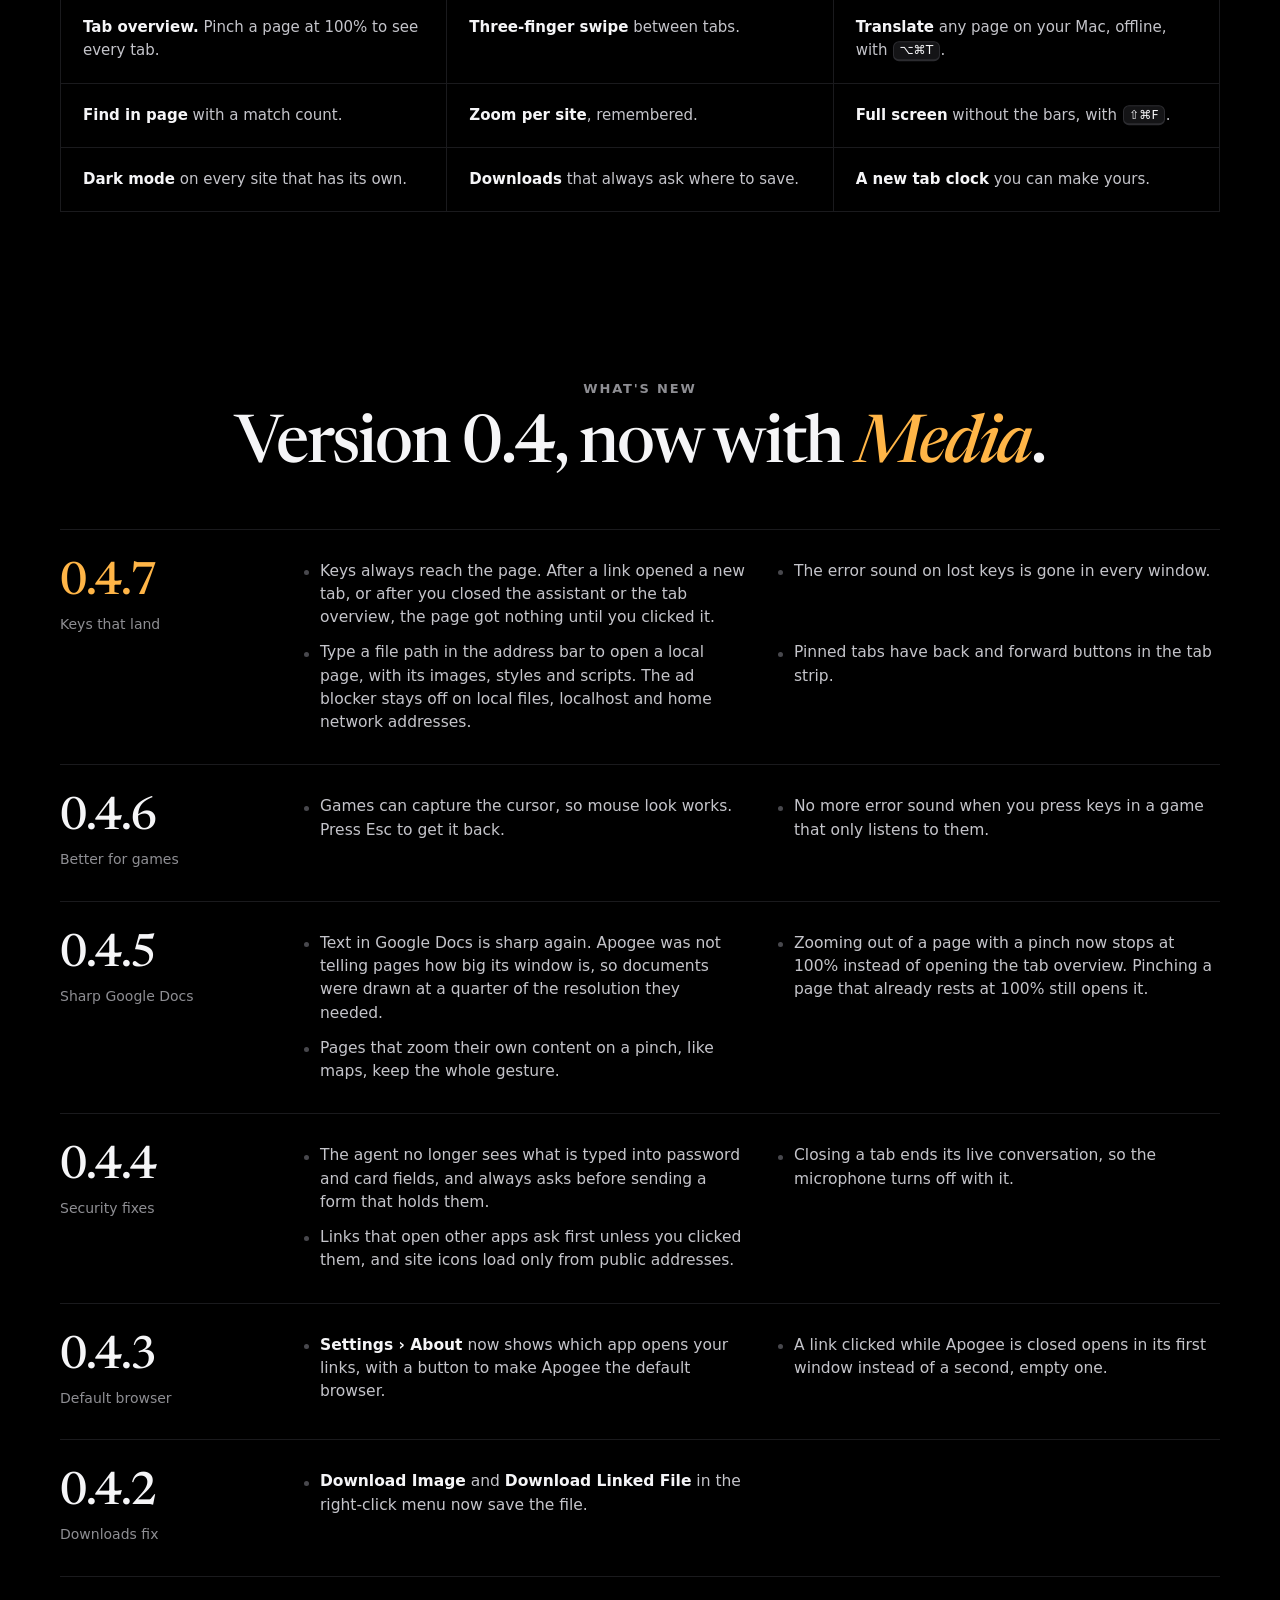
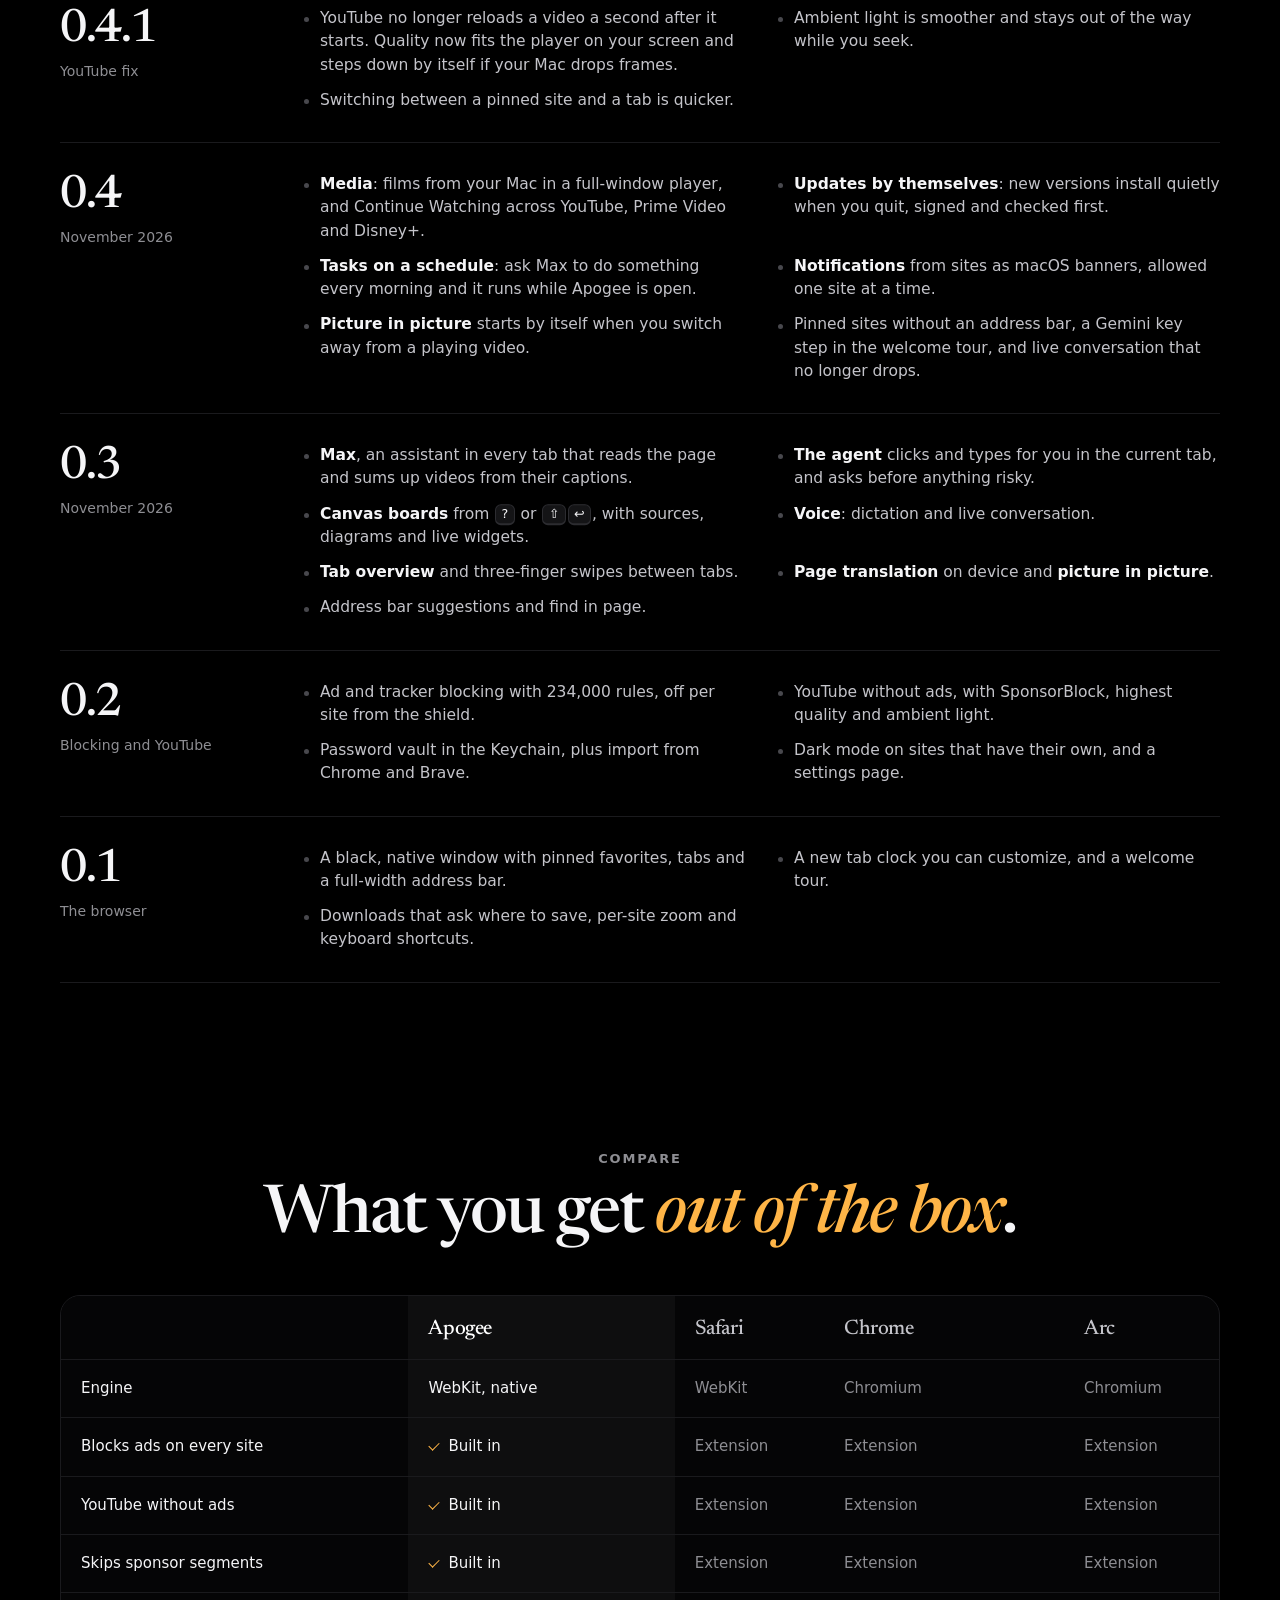
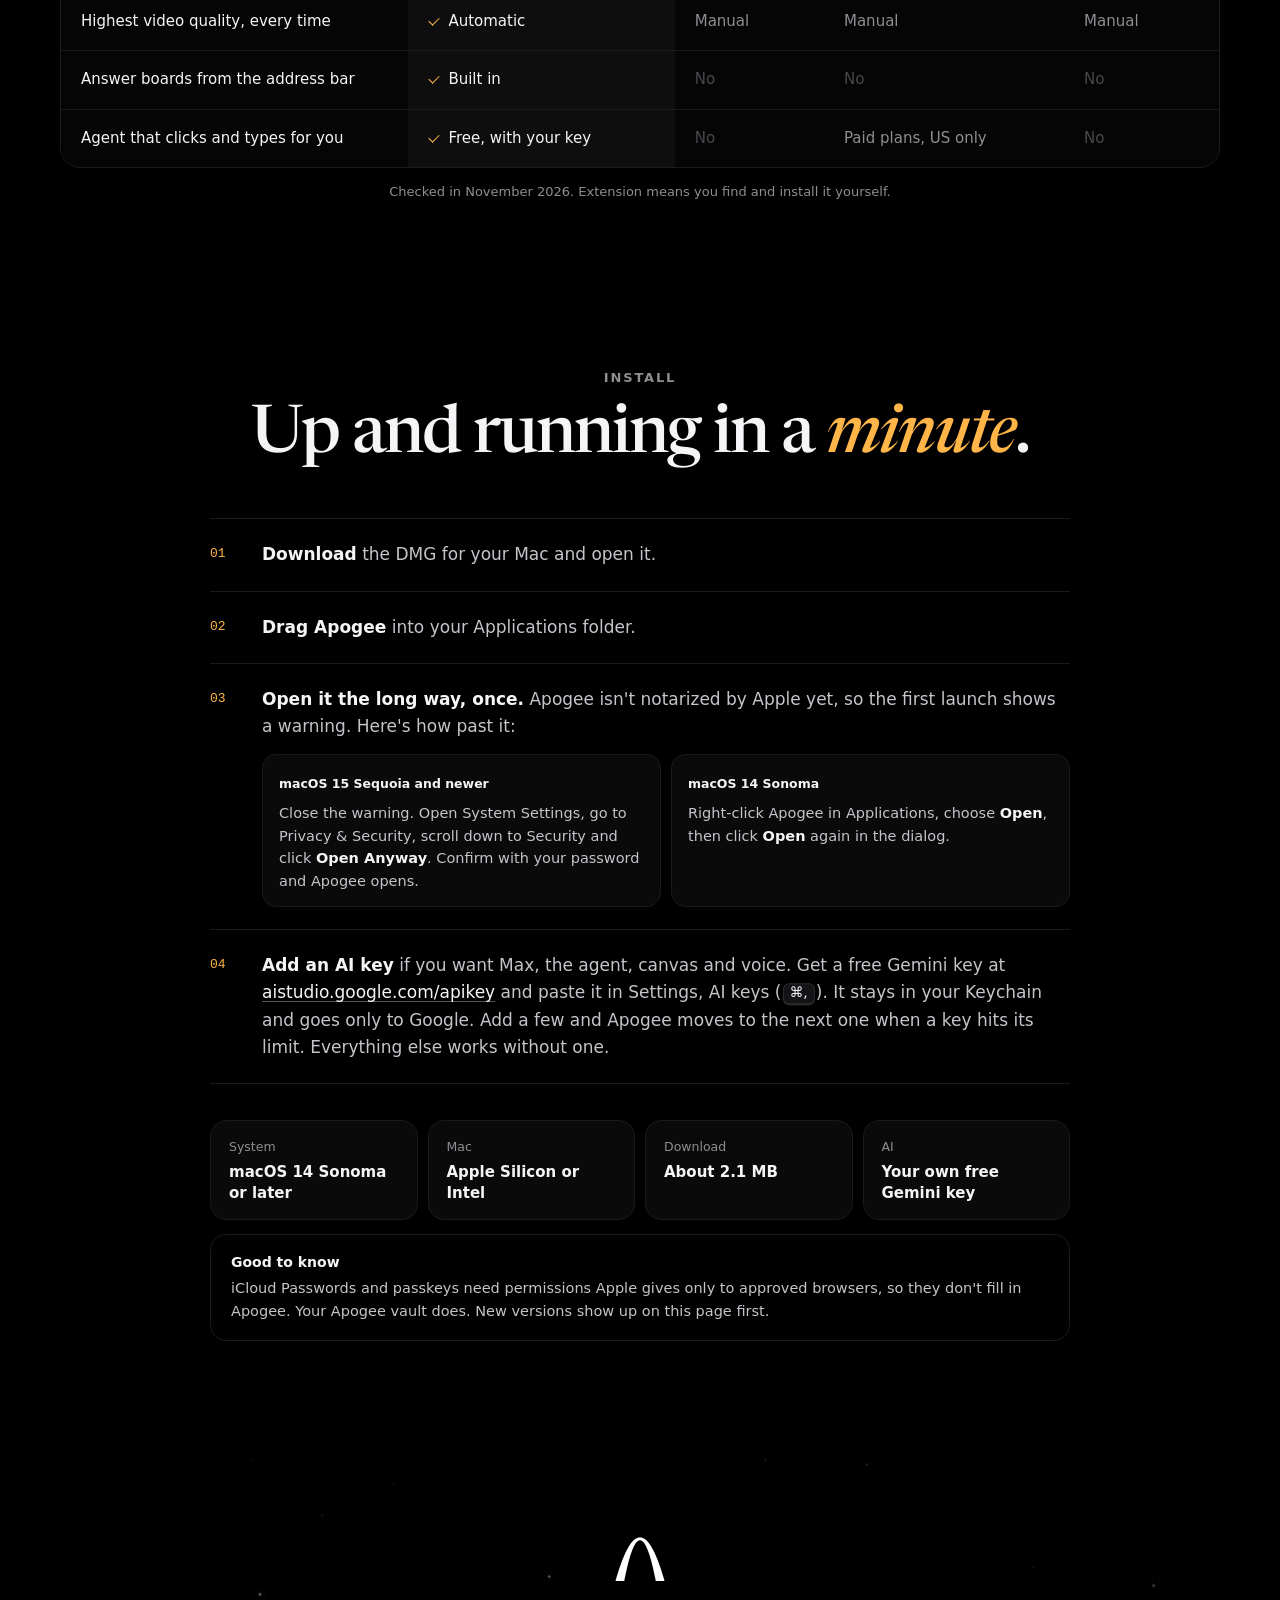
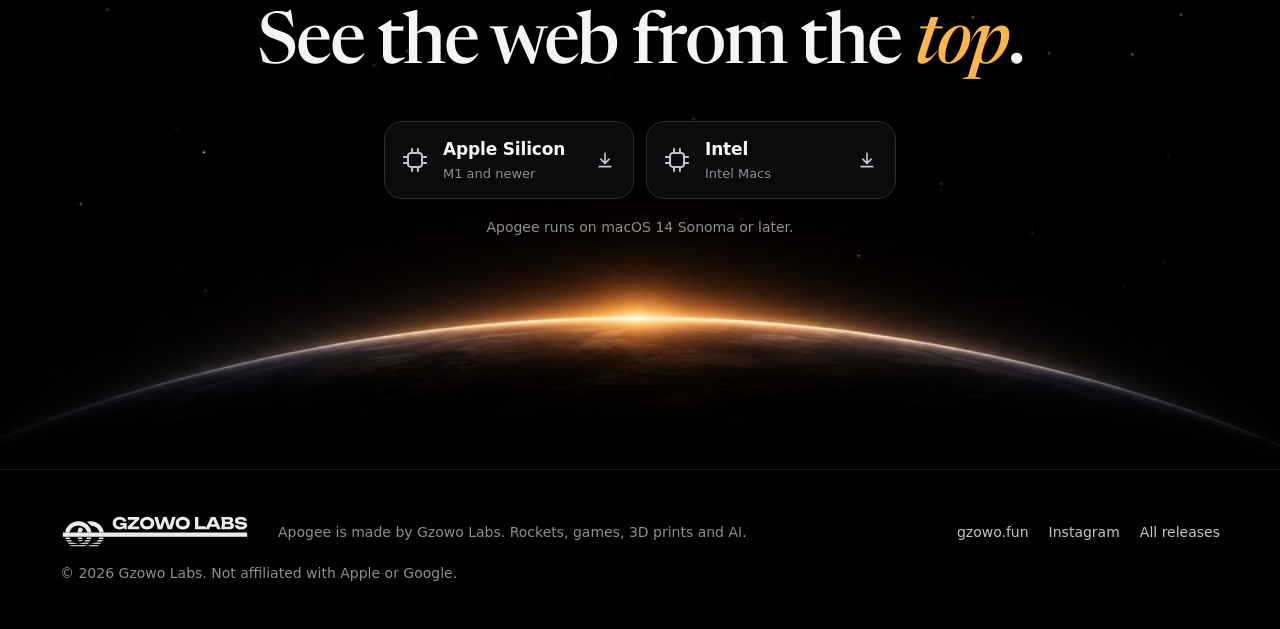
<file: v1.8/index.html>
<!doctype html>
<html lang="en">
<head>
<meta charset="utf-8">
<meta name="viewport" content="width=device-width, initial-scale=1, viewport-fit=cover">
<title>Apogee · A browser for Mac</title>
<meta name="description" content="Apogee is a native Mac browser by Gzowo Labs. Every ad blocked, YouTube without the noise, answer boards from the address bar and an assistant that does the clicking. Free for Apple Silicon and Intel Macs.">
<meta name="theme-color" content="#000000">
<meta name="color-scheme" content="dark">
<link rel="canonical" href="https://apogee.gzowo.fun/">
<meta property="og:type" content="website">
<meta property="og:site_name" content="Apogee">
<meta property="og:title" content="Apogee, a browser for Mac">
<meta property="og:description" content="Every ad blocked, YouTube without the noise, answer boards from the address bar and an assistant that does the clicking. Free for Apple Silicon and Intel.">
<meta property="og:url" content="https://apogee.gzowo.fun/">
<meta property="og:image" content="https://apogee.gzowo.fun/assets/og.jpg">
<meta property="og:image:width" content="1200">
<meta property="og:image:height" content="630">
<meta name="twitter:card" content="summary_large_image">
<link rel="icon" href="assets/favicon.svg" type="image/svg+xml">
<link rel="icon" href="assets/favicon-32.png" sizes="32x32" type="image/png">
<link rel="apple-touch-icon" href="assets/apple-touch-icon.png">
<link rel="preload" as="image" href="assets/horizon-1672.jpg" imagesrcset="assets/horizon-960.jpg 960w, assets/horizon-1672.jpg 1672w" imagesizes="100vw">
<link rel="preconnect" href="https://fonts.googleapis.com">
<link rel="preconnect" href="https://fonts.gstatic.com" crossorigin>
<link rel="stylesheet" href="https://fonts.googleapis.com/css2?family=Newsreader:ital,opsz,wght@0,6..72,400..600;1,6..72,400..600&display=swap" media="print" onload="this.media='all'">
<link rel="stylesheet" href="assets/site.css">
<script>document.documentElement.classList.add('js')</script>
<script src="assets/site.js" defer></script>
</head>
<body>
<svg width="0" height="0" style="position:absolute" aria-hidden="true">
  <symbol id="arch" viewBox="18 22 64 58"><path d="M22 76 Q50 -24 78 76 L68 76 Q50 -17 32 76 Z"/></symbol>
  <symbol id="shield" viewBox="0 0 24 24"><path d="M12 3 4.5 6v5.6c0 4.6 3.1 8.3 7.5 9.4 4.4-1.1 7.5-4.8 7.5-9.4V6L12 3Z" fill="none" stroke="currentColor" stroke-width="1.8" stroke-linejoin="round"/></symbol>
  <symbol id="spark" viewBox="0 0 24 24"><path d="M12 2.5c.5 4.6 2.4 8 9.5 9.5-7.1 1.5-9 4.9-9.5 9.5-.5-4.6-2.4-8-9.5-9.5 7.1-1.5 9-4.9 9.5-9.5Z" fill="currentColor"/></symbol>
  <symbol id="lock" viewBox="0 0 24 24"><path d="M7 10V7.5a5 5 0 0 1 10 0V10" fill="none" stroke="currentColor" stroke-width="2"/><rect x="5" y="10" width="14" height="11" rx="2.5" fill="currentColor"/></symbol>
  <symbol id="mic" viewBox="0 0 24 24"><rect x="8.5" y="3" width="7" height="12" rx="3.5" fill="currentColor"/><path d="M5.5 11.5a6.5 6.5 0 0 0 13 0M12 18v3" fill="none" stroke="currentColor" stroke-width="1.8" stroke-linecap="round"/></symbol>
  <symbol id="key" viewBox="0 0 24 24"><circle cx="8" cy="12" r="4.2" fill="none" stroke="currentColor" stroke-width="2"/><path d="M12 12h9M18 12v3.5M15.5 12v2.5" fill="none" stroke="currentColor" stroke-width="2" stroke-linecap="round"/></symbol>
  <symbol id="chip" viewBox="0 0 24 24"><rect x="6" y="6" width="12" height="12" rx="2.5" fill="none" stroke="currentColor" stroke-width="1.7"/><path d="M9.5 2.5v3M14.5 2.5v3M9.5 18.5v3M14.5 18.5v3M2.5 9.5h3M2.5 14.5h3M18.5 9.5h3M18.5 14.5h3" stroke="currentColor" stroke-width="1.7" stroke-linecap="round"/></symbol>
  <symbol id="down" viewBox="0 0 24 24"><path d="M12 4v12m0 0-5-5m5 5 5-5M5 20h14" fill="none" stroke="currentColor" stroke-width="2" stroke-linecap="round" stroke-linejoin="round"/></symbol>
</svg>

<header class="nav" id="nav">
  <a class="brand" href="#top" aria-label="Apogee"><svg class="arch"><use href="#arch"/></svg><span>Apogee</span></a>
  <nav class="links" aria-label="Sections">
    <a href="#features">Features</a>
    <a href="#new">What's new</a>
    <a href="#compare">Compare</a>
    <a href="#install">Install</a>
  </nav>
  <a class="nav-dl" href="#download">Download</a>
</header>

<main id="top">
  <section class="hero">
    <div class="hero-copy wrap">
      <p class="eyebrow">A browser for Mac by Gzowo Labs</p>
      <h1>The web at its <em>highest</em> point.</h1>
      <p class="lede">A native Mac browser built on WebKit. Every ad blocked, YouTube without the noise, answers drawn as boards and an assistant that does the clicking for you.</p>
      <div class="dl" id="download" data-dl>
        <a class="chip" data-arch="arm64" href="https://github.com/JerzySukiennik/apogee/releases/latest/download/Apogee-Apple-Silicon.dmg">
          <svg class="chip-ic"><use href="#chip"/></svg>
          <span class="chip-t"><b>Apple Silicon</b><small>M1 and newer · <span data-size="arm64">2.0 MB</span></small></span>
          <svg class="chip-dl"><use href="#down"/></svg>
          <span class="chip-tag">Your Mac</span>
        </a>
        <a class="chip" data-arch="x86_64" href="https://github.com/JerzySukiennik/apogee/releases/latest/download/Apogee-Intel.dmg">
          <svg class="chip-ic"><use href="#chip"/></svg>
          <span class="chip-t"><b>Intel</b><small>Intel Macs · <span data-size="x86_64">2.1 MB</span></small></span>
          <svg class="chip-dl"><use href="#down"/></svg>
          <span class="chip-tag">Your Mac</span>
        </a>
      </div>
      <p class="dl-meta"><span data-dl-note>Version 0.4.7 · Free · macOS 14 Sonoma or later</span><span class="sep">·</span><a href="#install">How to open it</a></p>
      <details class="which">
        <summary>Which one do I need?</summary>
        <p>Open the Apple menu and choose About This Mac. If it says <b>Chip: Apple M1</b> or any other M chip, take Apple Silicon. If it says <b>Processor: Intel</b>, take Intel.</p>
      </details>
    </div>
    <div class="sky" aria-hidden="true">
      <img src="assets/horizon-1672.jpg" srcset="assets/horizon-960.jpg 960w, assets/horizon-1672.jpg 1672w" sizes="max(100vw, 820px)" alt="" width="1672" height="941" fetchpriority="high">
    </div>
  </section>

  <section class="show" aria-label="The Apogee window">
    <div class="win win-xl reveal">
      <div class="strip">
        <span class="lights" aria-hidden="true"><i></i><i></i><i></i></span>
        <span class="pins" aria-hidden="true">
          <span class="pin"><span class="lt" style="background:#fff;color:#000">▶</span></span>
          <span class="pin"><span class="lt" style="background:#e5e5ea;color:#000">M</span></span>
          <span class="pin"><span class="lt">W</span></span>
          <span class="pin"><span class="lt">G</span></span>
        </span>
        <span class="tab on"><span class="tt">New Tab</span><span class="x">×</span></span>
        <span class="tab"><span class="fq">?</span><span class="tt">The farthest point of an orbit</span></span>
        <span class="tab wide"><span class="fq yt">▶</span><span class="tt">Sunrise from orbit, 4K</span></span>
        <span class="plus">+</span>
      </div>
      <div class="navrow">
        <span class="navb">‹</span><span class="navb dim">›</span><span class="navb">↻</span>
        <span class="addr"><span class="ph">Search, or type ?question</span><svg class="sh"><use href="#shield"/></svg></span>
        <span class="ai"><svg><use href="#spark"/></svg></span>
      </div>
      <div class="newtab">
        <div class="clk" data-clock>9:41</div>
        <div class="dt" data-date>Monday, November 9</div>
        <div class="gr"><span class="ring"></span><span data-greet>Good morning.</span></div>
        <div class="fav">
          <span><i class="tile"><span class="lt" style="background:#fff;color:#000">▶</span></i>YouTube</span>
          <span><i class="tile"><span class="lt" style="background:#e5e5ea;color:#000">M</span></i>Gmail</span>
          <span><i class="tile"><span class="lt">W</span></i>Wikipedia</span>
          <span><i class="tile"><span class="lt">G</span></i>GitHub</span>
        </div>
      </div>
    </div>
  </section>

  <section class="features" id="features">
    <div class="wrap head reveal">
      <p class="kicker">Features</p>
      <h2>Everything built in. <em>Nothing</em> to install.</h2>
      <p class="sub">No extensions, no add-ons, no account. Every demo below is live, so go ahead and press things.</p>
    </div>

    <article class="feat wrap" id="canvas">
      <div class="feat-text reveal">
        <p class="label" style="--c:var(--blue)">Canvas</p>
        <h3>Ask with a <em>question mark</em>.</h3>
        <p>Type <kbd>?</kbd> and a question in the address bar and Apogee builds a board: a straight answer, facts with their sources, diagrams and small simulations you can play with. Follow-ups land on the same board, and <kbd>⇧</kbd><kbd>↩</kbd> turns any search into one.</p>
        <ul class="ticks">
          <li>The answer in about a second, the full board in five to eight</li>
          <li>Real photos from Wikimedia Commons, never generated ones</li>
          <li>Boards disappear when you close them</li>
        </ul>
      </div>
      <div class="demo reveal" data-demo="canvas">
        <div class="win">
          <div class="navrow mini"><span class="addr"><span class="typed" data-typed></span><span class="caret" aria-hidden="true"></span></span></div>
          <div class="board" data-board aria-live="polite"></div>
        </div>
        <div class="tries" role="group" aria-label="Try a question">
          <button type="button" data-q="apogee" class="on">?what is an apogee</button>
          <button type="button" data-q="nozzle">?how does a rocket nozzle work</button>
        </div>
      </div>
    </article>

    <article class="feat wrap flip" id="max">
      <div class="feat-text reveal">
        <p class="label" style="--c:var(--acc)">Max and the agent</p>
        <h3>Max reads the page. The agent does the <em>clicking</em>.</h3>
        <p>Press <kbd>⌘J</kbd> and ask about anything on screen, long videos included. Ask it to do something and the agent takes over the tab: it searches, clicks and types on its own, then stops and asks before payments, passwords, purchases, messages and deleting anything. <kbd>esc</kbd> stops it at any time.</p>
        <ul class="ticks">
          <li>A separate conversation for every tab</li>
          <li>Pick its name, personality and color</li>
          <li>Runs on Google Gemini with your own free key</li>
        </ul>
      </div>
      <div class="demo reveal" data-demo="max">
        <div class="win">
          <div class="navrow mini"><span class="addr"><svg class="lk"><use href="#lock"/></svg>orbit-supply.example/cables</span><span class="ai on"><svg><use href="#spark"/></svg></span></div>
          <div class="split">
            <div class="shop" data-shop>
              <div class="shop-h"><b>Orbit Supply</b><span class="cart">Cart <i data-cart>0</i></span></div>
              <p class="shop-t">USB-C cables</p>
              <div class="prods">
                <div class="prod" data-p="braided"><span class="pimg"><i></i></span><b>Braided cable</b><small>1 m · 100 W</small><span class="price">$12.99</span><span class="btn">Add to cart</span></div>
                <div class="prod" data-p="long"><span class="pimg"><i></i></span><b>Fast charge cable</b><small>2 m · 60 W</small><span class="price">$7.49</span><span class="btn">Add to cart</span></div>
                <div class="prod" data-p="basic"><span class="pimg"><i></i></span><b>Basic cable</b><small>1 m · 60 W</small><span class="price">$4.99</span><span class="btn" data-buy>Add to cart</span></div>
              </div>
              <div class="checkout" data-checkout><span>Checkout</span><b>Basic cable</b><span class="pay">Pay $4.99</span></div>
            </div>
            <aside class="panel">
              <div class="ph"><span class="halo"></span><b>Max</b><span class="pdim">This tab</span></div>
              <div class="msgs" data-msgs><p class="hint">Ask about this page, or tell Max to do something.</p></div>
              <div class="inp"><span data-inp>Ask Max</span><span class="send">↑</span></div>
            </aside>
          </div>
          <span class="cursor" data-cursor aria-hidden="true"></span>
        </div>
        <div class="tries" role="group" aria-label="Try Max">
          <button type="button" data-a="ask">Which one is the best value?</button>
          <button type="button" data-a="do">Buy the cheapest one</button>
        </div>
      </div>
    </article>

    <article class="feat wrap" id="blocking">
      <div class="feat-text reveal">
        <p class="label" style="--c:var(--green)">Ad blocking</p>
        <h3>Ads and trackers, <em>gone</em>.</h3>
        <p>234,000 rules from 15 lists run inside WebKit itself, so ads, trackers and app telemetry are stopped before a page even asks for them. YouTube gets its own blocker for the ads that lists can't catch. One click on the shield turns blocking off for a single site.</p>
        <ul class="ticks">
          <li>EasyList, EasyPrivacy, AdGuard, Peter Lowe and more</li>
          <li>Lists update by themselves once a week</li>
          <li>Pages load lighter, so they load faster</li>
        </ul>
      </div>
      <div class="demo reveal" data-demo="ads">
        <div class="win">
          <div class="navrow mini"><span class="addr"><svg class="lk"><use href="#lock"/></svg>dailyorbit.example/launch-recap<button type="button" class="shield on" data-shield aria-pressed="true" aria-label="Ad blocking for this site"><svg><use href="#shield"/></svg></button></span></div>
          <div class="news" data-news>
            <div class="ad ad-top"><span>Ad</span></div>
            <div class="news-body">
              <div class="art">
                <p class="nk">Launch recap</p>
                <p class="nh">Second stage reaches orbit on the first try</p>
                <p class="nt">The upper stage lit on time, burned for six minutes and settled into a 400 km orbit.</p>
                <i class="ln"></i><i class="ln"></i><i class="ln s"></i>
                <div class="ad ad-in"><span>Sponsored</span></div>
                <i class="ln"></i><i class="ln"></i><i class="ln"></i><i class="ln s"></i>
                <p class="nt">Recovery teams are already out at sea for the booster, and the next flight is set for early spring.</p>
                <i class="ln"></i><i class="ln"></i><i class="ln"></i><i class="ln"></i><i class="ln s"></i>
                <i class="ln"></i><i class="ln"></i><i class="ln s"></i>
              </div>
              <div class="ad ad-side"><span>Ad</span></div>
            </div>
            <div class="ad ad-pop"><span>Ad</span></div>
          </div>
        </div>
        <div class="blocked">
          <p>Never loaded on this page</p>
          <ul data-log>
            <li>securepubads.g.doubleclick.net</li>
            <li>pagead2.googlesyndication.com</li>
            <li>www.googletagmanager.com</li>
            <li>connect.facebook.net</li>
            <li>static.criteo.net</li>
            <li>c.amazon-adsystem.com</li>
          </ul>
        </div>
        <div class="tries" role="group" aria-label="Try ad blocking">
          <button type="button" data-shield-btn>Turn blocking off for this site</button>
        </div>
      </div>
    </article>

    <article class="feat wrap flip" id="youtube">
      <div class="feat-text reveal">
        <p class="label" style="--c:#fff">YouTube</p>
        <h3>YouTube, <em>without the noise</em>.</h3>
        <p>No ads, sponsor segments skipped with SponsorBlock, the highest quality picked on every video and ambient light that spills the colors of the video around the player. YouTube also stays pitch black, the way it should look on a dark Mac.</p>
        <ul class="ticks">
          <li>Picture in picture for any video</li>
          <li>Ask Max to sum up a video from its captions</li>
          <li>Full screen video that fills the whole screen</li>
        </ul>
      </div>
      <div class="demo reveal" data-demo="yt">
        <div class="win">
          <div class="navrow mini"><span class="addr"><svg class="lk"><use href="#lock"/></svg>youtube.com/watch?v=sunrise</span></div>
          <div class="yt">
            <div class="stage">
              <div class="amb" data-amb><img src="assets/ambient.jpg" alt="" width="96" height="54"></div>
              <div class="player" data-player>
                <img class="frame" data-frame src="assets/horizon-960.jpg" alt="Sunrise over the curve of the Earth" width="960" height="540" loading="lazy">
                <div class="toast" data-toast></div>
                <button type="button" class="big-play" data-play aria-label="Play"><span></span></button>
                <div class="ctrls">
                  <div class="bar"><span class="seg" style="left:30%;width:13%"></span><span class="prog" data-prog></span></div>
                  <div class="row"><span class="time" data-time>0:00 / 4:12</span><span class="q">2160p60 <b>Highest</b></span></div>
                </div>
              </div>
            </div>
            <div class="yt-meta"><b>Sunrise from orbit, 4K</b><span>Orbit Films · 1.2M views</span></div>
          </div>
        </div>
        <div class="tries" role="group" aria-label="Try YouTube">
          <button type="button" data-play-btn>Play</button>
          <button type="button" data-amb-btn class="on" aria-pressed="true">Ambient light</button>
        </div>
      </div>
    </article>

    <article class="feat wrap" id="passwords">
      <div class="feat-text reveal">
        <p class="label" style="--c:var(--acc)">Passwords</p>
        <h3>Passwords that stay <em>on your Mac</em>.</h3>
        <p>A vault in your macOS Keychain that fills logins, offers to save new ones after you sign in and makes strong passwords for new accounts. Bring your passwords and sign-ins from Chrome or Brave, import a CSV from the Passwords app, or export one back whenever you like.</p>
        <ul class="ticks">
          <li>Fills only on the exact site the password belongs to</li>
          <li>Never for this site, when you'd rather it didn't ask</li>
          <li>Nothing leaves your Mac</li>
        </ul>
      </div>
      <div class="demo reveal" data-demo="vault">
        <div class="win">
          <div class="navrow mini"><span class="addr"><svg class="lk"><use href="#lock"/></svg>orbit-supply.example/sign-in</span></div>
          <div class="login">
            <div class="lg">
              <b class="lg-brand">Orbit Supply</b>
              <p class="lg-title" data-lg-title>Sign in</p>
              <span class="lab">Email</span>
              <span class="field" data-email></span>
              <div class="pop" data-pop>
                <span class="pop-h"><svg><use href="#key"/></svg>Apogee Passwords</span>
                <button type="button" class="pop-row" data-fill><span><b>alex@orbit.mail</b><small>••••••••••••</small></span><em>Fill</em></button>
              </div>
              <span class="lab">Password</span>
              <span class="field pw" data-pass></span>
              <div class="pop gen" data-gen>
                <span class="pop-h"><svg><use href="#key"/></svg>Strong password</span>
                <code data-pw></code>
                <span class="gen-b"><button type="button" data-regen>New one</button><button type="button" class="use" data-use>Use it</button></span>
              </div>
              <span class="lg-btn" data-lg-btn>Sign in</span>
            </div>
          </div>
          <div class="savebar" data-save>
            <svg class="k"><use href="#key"/></svg>
            <span class="sv-t" data-save-t>Save password for orbit-supply.example?</span>
            <span class="sv-b"><button type="button" class="ghost">Never for this site</button><button type="button" class="acc" data-save-btn>Save</button></span>
          </div>
        </div>
        <div class="tries" role="group" aria-label="Try passwords">
          <button type="button" data-v="fill" class="on">Fill a saved login</button>
          <button type="button" data-v="new">Create an account</button>
        </div>
      </div>
    </article>

    <article class="feat wrap flip" id="voice">
      <div class="feat-text reveal">
        <p class="label" style="--c:var(--acc)">Voice</p>
        <h3>Talk to it. <em>Out loud.</em></h3>
        <p>Hold <kbd>⇧⌘D</kbd> to dictate, or press <kbd>⇧⌘L</kbd> for a live conversation with Max. It answers with a voice that fits its personality, cancels its own echo and lets you cut in mid-sentence. Every word lands in the chat as captions.</p>
        <ul class="ticks">
          <li>Understands the language your Mac is set to</li>
          <li>Live voice connects in about a second</li>
          <li>Hand it a task and the agent takes it from there</li>
        </ul>
      </div>
      <div class="demo reveal" data-demo="voice">
        <div class="win voice-win">
          <div class="vpanel">
            <div class="ph"><span class="halo" data-halo></span><b>Max</b><span class="pdim" data-vstate>Ready</span></div>
            <div class="msgs" data-vmsgs><p class="hint">Hold the button and ask something.</p></div>
            <div class="wave" data-wave aria-hidden="true"></div>
            <p class="transcript" data-tr></p>
          </div>
        </div>
        <div class="talk-row">
          <button type="button" class="talk" data-talk><svg><use href="#mic"/></svg><span data-talk-t>Hold to talk</span></button>
        </div>
        <div class="tries" role="group" aria-label="Try voice">
          <button type="button" data-live>Try a live conversation</button>
        </div>
      </div>
    </article>

    <div class="wrap more reveal">
      <h4>And the everyday things, done well</h4>
      <ul>
        <li><b>Tab overview.</b> Pinch a page at 100% to see every tab.</li>
        <li><b>Three-finger swipe</b> between tabs.</li>
        <li><b>Translate</b> any page on your Mac, offline, with <kbd>⌥⌘T</kbd>.</li>
        <li><b>Find in page</b> with a match count.</li>
        <li><b>Zoom per site</b>, remembered.</li>
        <li><b>Full screen</b> without the bars, with <kbd>⇧⌘F</kbd>.</li>
        <li><b>Dark mode</b> on every site that has its own.</li>
        <li><b>Downloads</b> that always ask where to save.</li>
        <li><b>A new tab clock</b> you can make yours.</li>
      </ul>
    </div>
  </section>

  <section class="new" id="new">
    <div class="wrap">
      <div class="head reveal">
        <p class="kicker">What's new</p>
        <h2>Version 0.4, now with <em>Media</em>.</h2>
      </div>
      <div class="rels">
        <article class="rel reveal">
          <div class="rel-v"><b>0.4.7</b><span>Keys that land</span></div>
          <ul>
            <li>Keys always reach the page. After a link opened a new tab, or after you closed the assistant or the tab overview, the page got nothing until you clicked it.</li>
            <li>The error sound on lost keys is gone in every window.</li>
            <li>Type a file path in the address bar to open a local page, with its images, styles and scripts. The ad blocker stays off on local files, localhost and home network addresses.</li>
            <li>Pinned tabs have back and forward buttons in the tab strip.</li>
          </ul>
        </article>
        <article class="rel reveal">
          <div class="rel-v"><b>0.4.6</b><span>Better for games</span></div>
          <ul>
            <li>Games can capture the cursor, so mouse look works. Press Esc to get it back.</li>
            <li>No more error sound when you press keys in a game that only listens to them.</li>
          </ul>
        </article>
        <article class="rel reveal">
          <div class="rel-v"><b>0.4.5</b><span>Sharp Google Docs</span></div>
          <ul>
            <li>Text in Google Docs is sharp again. Apogee was not telling pages how big its window is, so documents were drawn at a quarter of the resolution they needed.</li>
            <li>Zooming out of a page with a pinch now stops at 100% instead of opening the tab overview. Pinching a page that already rests at 100% still opens it.</li>
            <li>Pages that zoom their own content on a pinch, like maps, keep the whole gesture.</li>
          </ul>
        </article>
        <article class="rel reveal">
          <div class="rel-v"><b>0.4.4</b><span>Security fixes</span></div>
          <ul>
            <li>The agent no longer sees what is typed into password and card fields, and always asks before sending a form that holds them.</li>
            <li>Closing a tab ends its live conversation, so the microphone turns off with it.</li>
            <li>Links that open other apps ask first unless you clicked them, and site icons load only from public addresses.</li>
          </ul>
        </article>
        <article class="rel reveal">
          <div class="rel-v"><b>0.4.3</b><span>Default browser</span></div>
          <ul>
            <li><b>Settings › About</b> now shows which app opens your links, with a button to make Apogee the default browser.</li>
            <li>A link clicked while Apogee is closed opens in its first window instead of a second, empty one.</li>
          </ul>
        </article>
        <article class="rel reveal">
          <div class="rel-v"><b>0.4.2</b><span>Downloads fix</span></div>
          <ul>
            <li><b>Download Image</b> and <b>Download Linked File</b> in the right-click menu now save the file.</li>
          </ul>
        </article>
        <article class="rel reveal">
          <div class="rel-v"><b>0.4.1</b><span>YouTube fix</span></div>
          <ul>
            <li>YouTube no longer reloads a video a second after it starts. Quality now fits the player on your screen and steps down by itself if your Mac drops frames.</li>
            <li>Ambient light is smoother and stays out of the way while you seek.</li>
            <li>Switching between a pinned site and a tab is quicker.</li>
          </ul>
        </article>
        <article class="rel reveal">
          <div class="rel-v"><b>0.4</b><span>November 2026</span></div>
          <ul>
            <li><b>Media</b>: films from your Mac in a full-window player, and Continue Watching across YouTube, Prime Video and Disney+.</li>
            <li><b>Updates by themselves</b>: new versions install quietly when you quit, signed and checked first.</li>
            <li><b>Tasks on a schedule</b>: ask Max to do something every morning and it runs while Apogee is open.</li>
            <li><b>Notifications</b> from sites as macOS banners, allowed one site at a time.</li>
            <li><b>Picture in picture</b> starts by itself when you switch away from a playing video.</li>
            <li>Pinned sites without an address bar, a Gemini key step in the welcome tour, and live conversation that no longer drops.</li>
          </ul>
        </article>
        <article class="rel reveal">
          <div class="rel-v"><b>0.3</b><span>November 2026</span></div>
          <ul>
            <li><b>Max</b>, an assistant in every tab that reads the page and sums up videos from their captions.</li>
            <li><b>The agent</b> clicks and types for you in the current tab, and asks before anything risky.</li>
            <li><b>Canvas boards</b> from <kbd>?</kbd> or <kbd>⇧</kbd><kbd>↩</kbd>, with sources, diagrams and live widgets.</li>
            <li><b>Voice</b>: dictation and live conversation.</li>
            <li><b>Tab overview</b> and three-finger swipes between tabs.</li>
            <li><b>Page translation</b> on device and <b>picture in picture</b>.</li>
            <li>Address bar suggestions and find in page.</li>
          </ul>
        </article>
        <article class="rel reveal">
          <div class="rel-v"><b>0.2</b><span>Blocking and YouTube</span></div>
          <ul>
            <li>Ad and tracker blocking with 234,000 rules, off per site from the shield.</li>
            <li>YouTube without ads, with SponsorBlock, highest quality and ambient light.</li>
            <li>Password vault in the Keychain, plus import from Chrome and Brave.</li>
            <li>Dark mode on sites that have their own, and a settings page.</li>
          </ul>
        </article>
        <article class="rel reveal">
          <div class="rel-v"><b>0.1</b><span>The browser</span></div>
          <ul>
            <li>A black, native window with pinned favorites, tabs and a full-width address bar.</li>
            <li>A new tab clock you can customize, and a welcome tour.</li>
            <li>Downloads that ask where to save, per-site zoom and keyboard shortcuts.</li>
          </ul>
        </article>
      </div>
    </div>
  </section>

  <section class="compare" id="compare">
    <div class="wrap">
      <div class="head reveal">
        <p class="kicker">Compare</p>
        <h2>What you get <em>out of the box</em>.</h2>
      </div>
      <div class="table-wrap reveal">
        <table>
          <thead>
            <tr><th scope="col"><span class="sr">Feature</span></th><th scope="col" class="me">Apogee</th><th scope="col">Safari</th><th scope="col">Chrome</th><th scope="col">Arc</th></tr>
          </thead>
          <tbody>
            <tr><th scope="row">Engine</th><td class="me">WebKit, native</td><td>WebKit</td><td>Chromium</td><td>Chromium</td></tr>
            <tr><th scope="row">Blocks ads on every site</th><td class="me yes">Built in</td><td>Extension</td><td>Extension</td><td>Extension</td></tr>
            <tr><th scope="row">YouTube without ads</th><td class="me yes">Built in</td><td>Extension</td><td>Extension</td><td>Extension</td></tr>
            <tr><th scope="row">Skips sponsor segments</th><td class="me yes">Built in</td><td>Extension</td><td>Extension</td><td>Extension</td></tr>
            <tr><th scope="row">Highest video quality, every time</th><td class="me yes">Automatic</td><td>Manual</td><td>Manual</td><td>Manual</td></tr>
            <tr><th scope="row">Answer boards from the address bar</th><td class="me yes">Built in</td><td class="no">No</td><td class="no">No</td><td class="no">No</td></tr>
            <tr><th scope="row">Agent that clicks and types for you</th><td class="me yes">Free, with your key</td><td class="no">No</td><td>Paid plans, US only</td><td class="no">No</td></tr>
          </tbody>
        </table>
      </div>
      <p class="note reveal">Checked in November 2026. Extension means you find and install it yourself.</p>
    </div>
  </section>

  <section class="install" id="install">
    <div class="wrap">
      <div class="head reveal">
        <p class="kicker">Install</p>
        <h2>Up and running in a <em>minute</em>.</h2>
      </div>
      <ol class="steps">
        <li class="reveal"><div><b>Download</b> the DMG for your Mac and open it.</div></li>
        <li class="reveal"><div><b>Drag Apogee</b> into your Applications folder.</div></li>
        <li class="reveal"><div><b>Open it the long way, once.</b> Apogee isn't notarized by Apple yet, so the first launch shows a warning. Here's how past it:
          <div class="os">
            <div><span class="os-n">macOS 15 Sequoia and newer</span><p>Close the warning. Open System Settings, go to Privacy &amp; Security, scroll down to Security and click <b>Open Anyway</b>. Confirm with your password and Apogee opens.</p></div>
            <div><span class="os-n">macOS 14 Sonoma</span><p>Right-click Apogee in Applications, choose <b>Open</b>, then click <b>Open</b> again in the dialog.</p></div>
          </div></div>
        </li>
        <li class="reveal"><div><b>Add an AI key</b> if you want Max, the agent, canvas and voice. Get a free Gemini key at <a href="https://aistudio.google.com/apikey" target="_blank" rel="noopener">aistudio.google.com/apikey</a> and paste it in Settings, AI keys (<kbd>⌘,</kbd>). It stays in your Keychain and goes only to Google. Add a few and Apogee moves to the next one when a key hits its limit. Everything else works without one.</div></li>
      </ol>
      <div class="req reveal">
        <div><span>System</span><b>macOS 14 Sonoma or later</b></div>
        <div><span>Mac</span><b>Apple Silicon or Intel</b></div>
        <div><span>Download</span><b data-req-size>About 2.1 MB</b></div>
        <div><span>AI</span><b>Your own free Gemini key</b></div>
      </div>
      <div class="good reveal">
        <h4>Good to know</h4>
        <p>iCloud Passwords and passkeys need permissions Apple gives only to approved browsers, so they don't fill in Apogee. Your Apogee vault does. New versions show up on this page first.</p>
      </div>
    </div>
  </section>

  <section class="end">
    <div class="end-sky" aria-hidden="true"><img src="assets/horizon-960.jpg" alt="" width="960" height="540" loading="lazy"></div>
    <div class="wrap end-in reveal">
      <svg class="arch big"><use href="#arch"/></svg>
      <h2>See the web from the <em>top</em>.</h2>
      <div class="dl" data-dl>
        <a class="chip" data-arch="arm64" href="https://github.com/JerzySukiennik/apogee/releases/latest/download/Apogee-Apple-Silicon.dmg">
          <svg class="chip-ic"><use href="#chip"/></svg>
          <span class="chip-t"><b>Apple Silicon</b><small>M1 and newer</small></span>
          <svg class="chip-dl"><use href="#down"/></svg>
          <span class="chip-tag">Your Mac</span>
        </a>
        <a class="chip" data-arch="x86_64" href="https://github.com/JerzySukiennik/apogee/releases/latest/download/Apogee-Intel.dmg">
          <svg class="chip-ic"><use href="#chip"/></svg>
          <span class="chip-t"><b>Intel</b><small>Intel Macs</small></span>
          <svg class="chip-dl"><use href="#down"/></svg>
          <span class="chip-tag">Your Mac</span>
        </a>
      </div>
      <p class="dl-meta"><span data-dl-note>Version 0.4.7 · Free · macOS 14 Sonoma or later</span></p>
    </div>
  </section>
</main>

<footer class="foot">
  <div class="wrap foot-in">
    <a class="gl" href="https://gzowo.fun" aria-label="Gzowo Labs"><img src="assets/gzowo-labs.svg" alt="Gzowo Labs" width="220" height="40"></a>
    <p>Apogee is made by Gzowo Labs. Rockets, games, 3D prints and AI.</p>
    <nav class="foot-links" aria-label="Links">
      <a href="https://gzowo.fun">gzowo.fun</a>
      <a href="https://www.instagram.com/gzowo_labs/" target="_blank" rel="noopener">Instagram</a>
      <a href="https://github.com/JerzySukiennik/apogee/releases" target="_blank" rel="noopener">All releases</a>
    </nav>
    <p class="fine">© 2026 Gzowo Labs. Not affiliated with Apple or Google.</p>
  </div>
</footer>
</body>
</html>
</file>
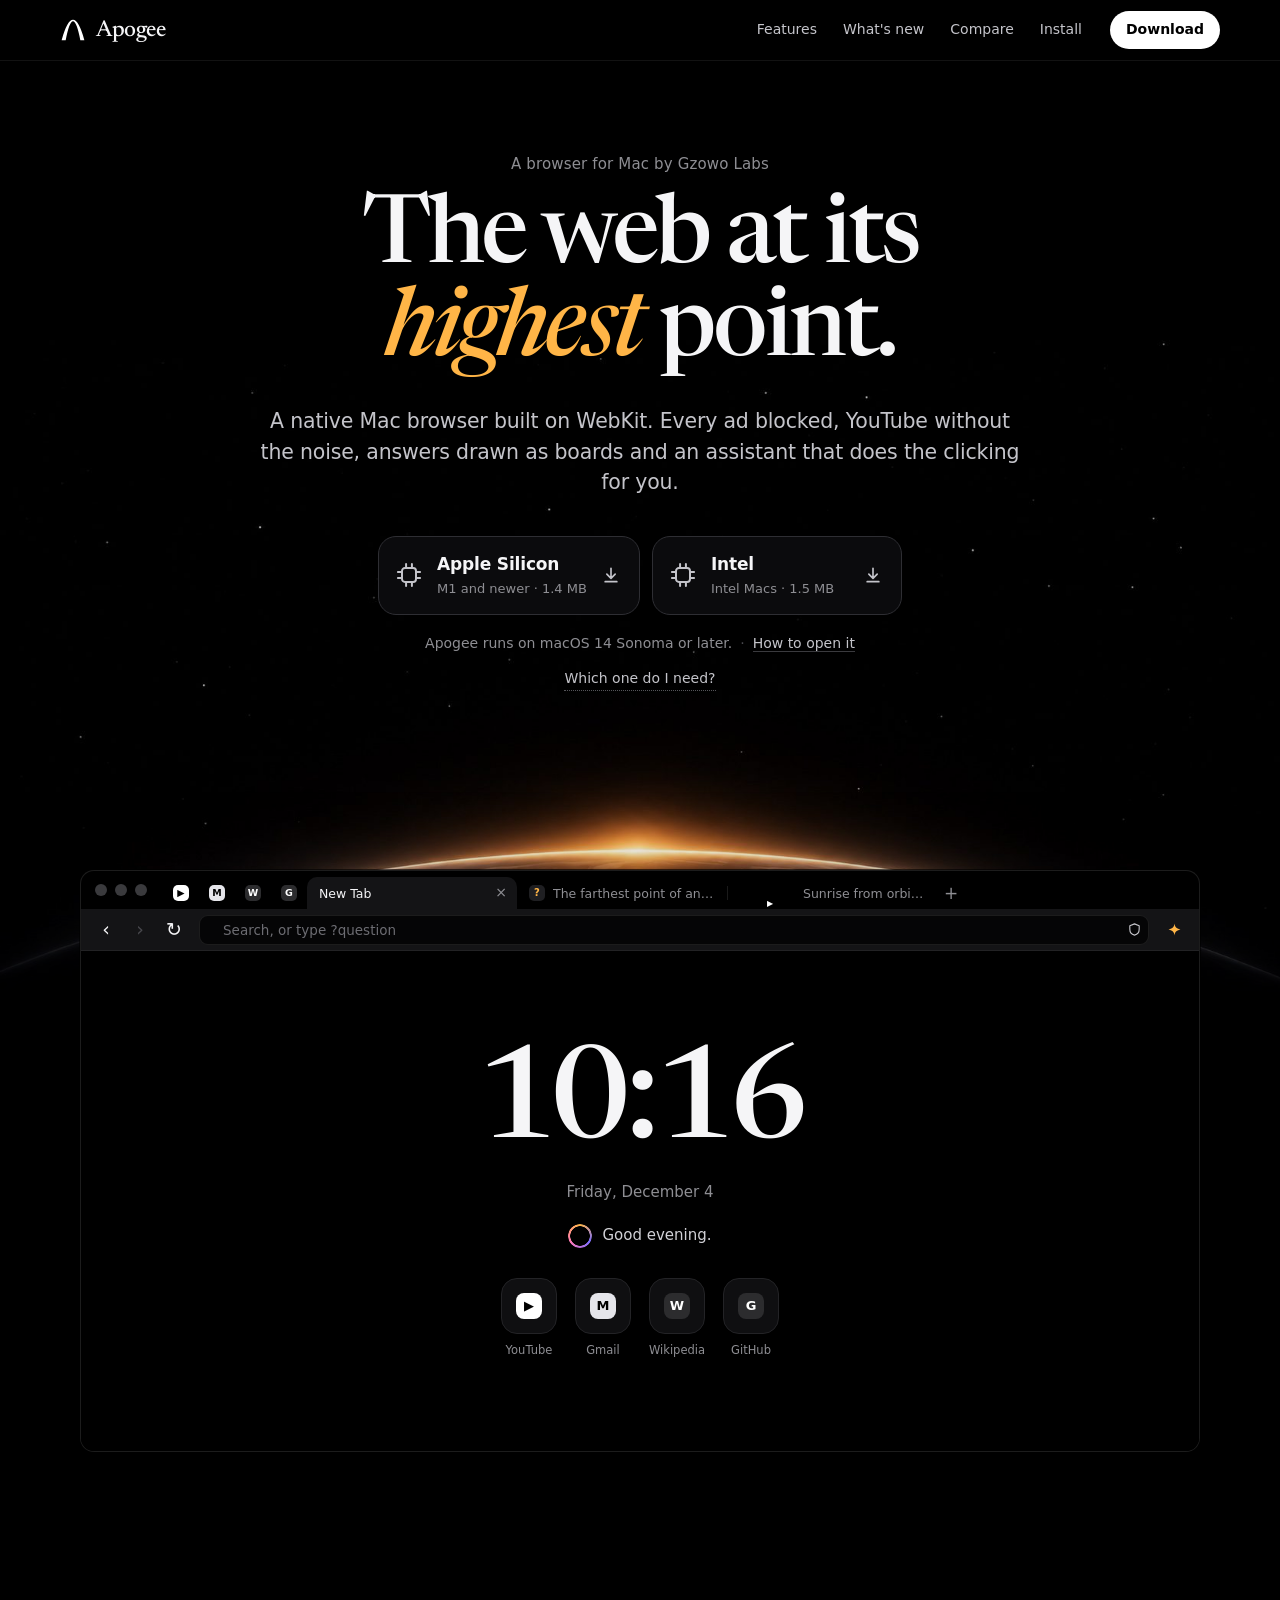
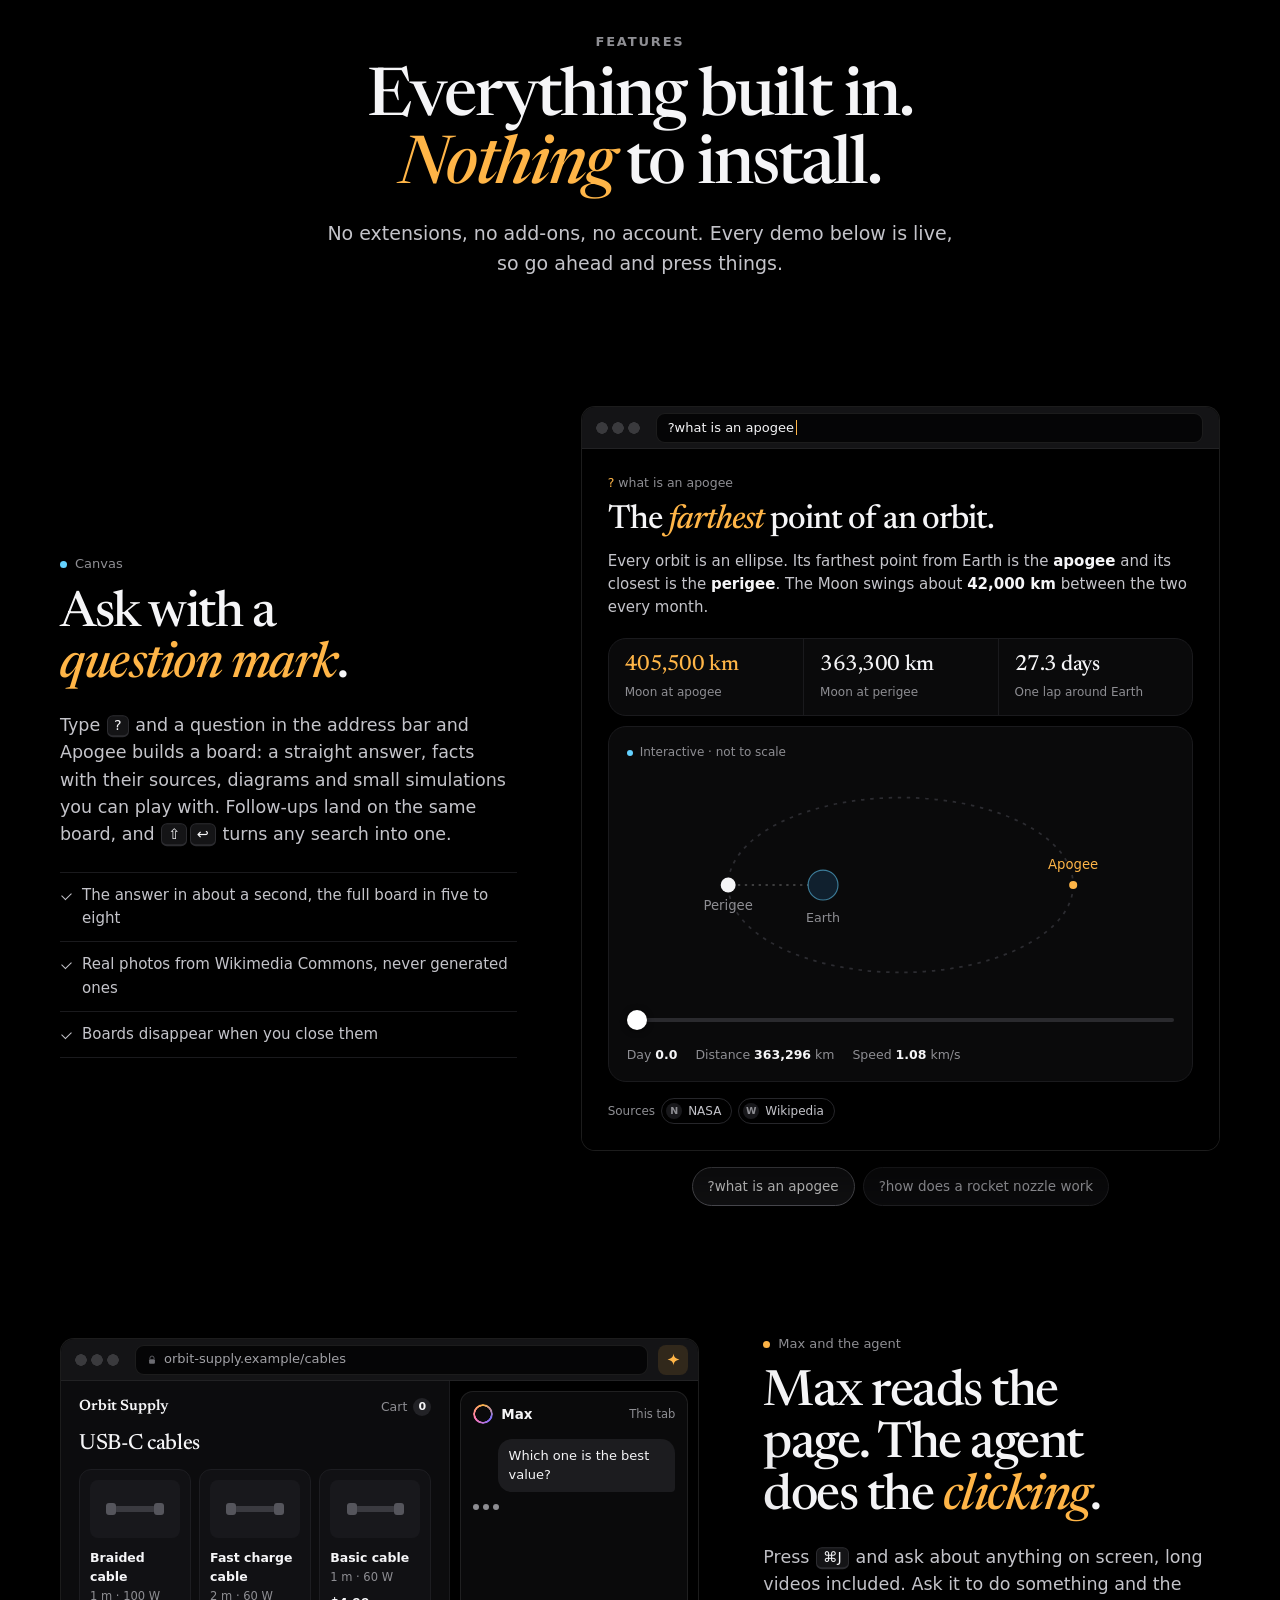
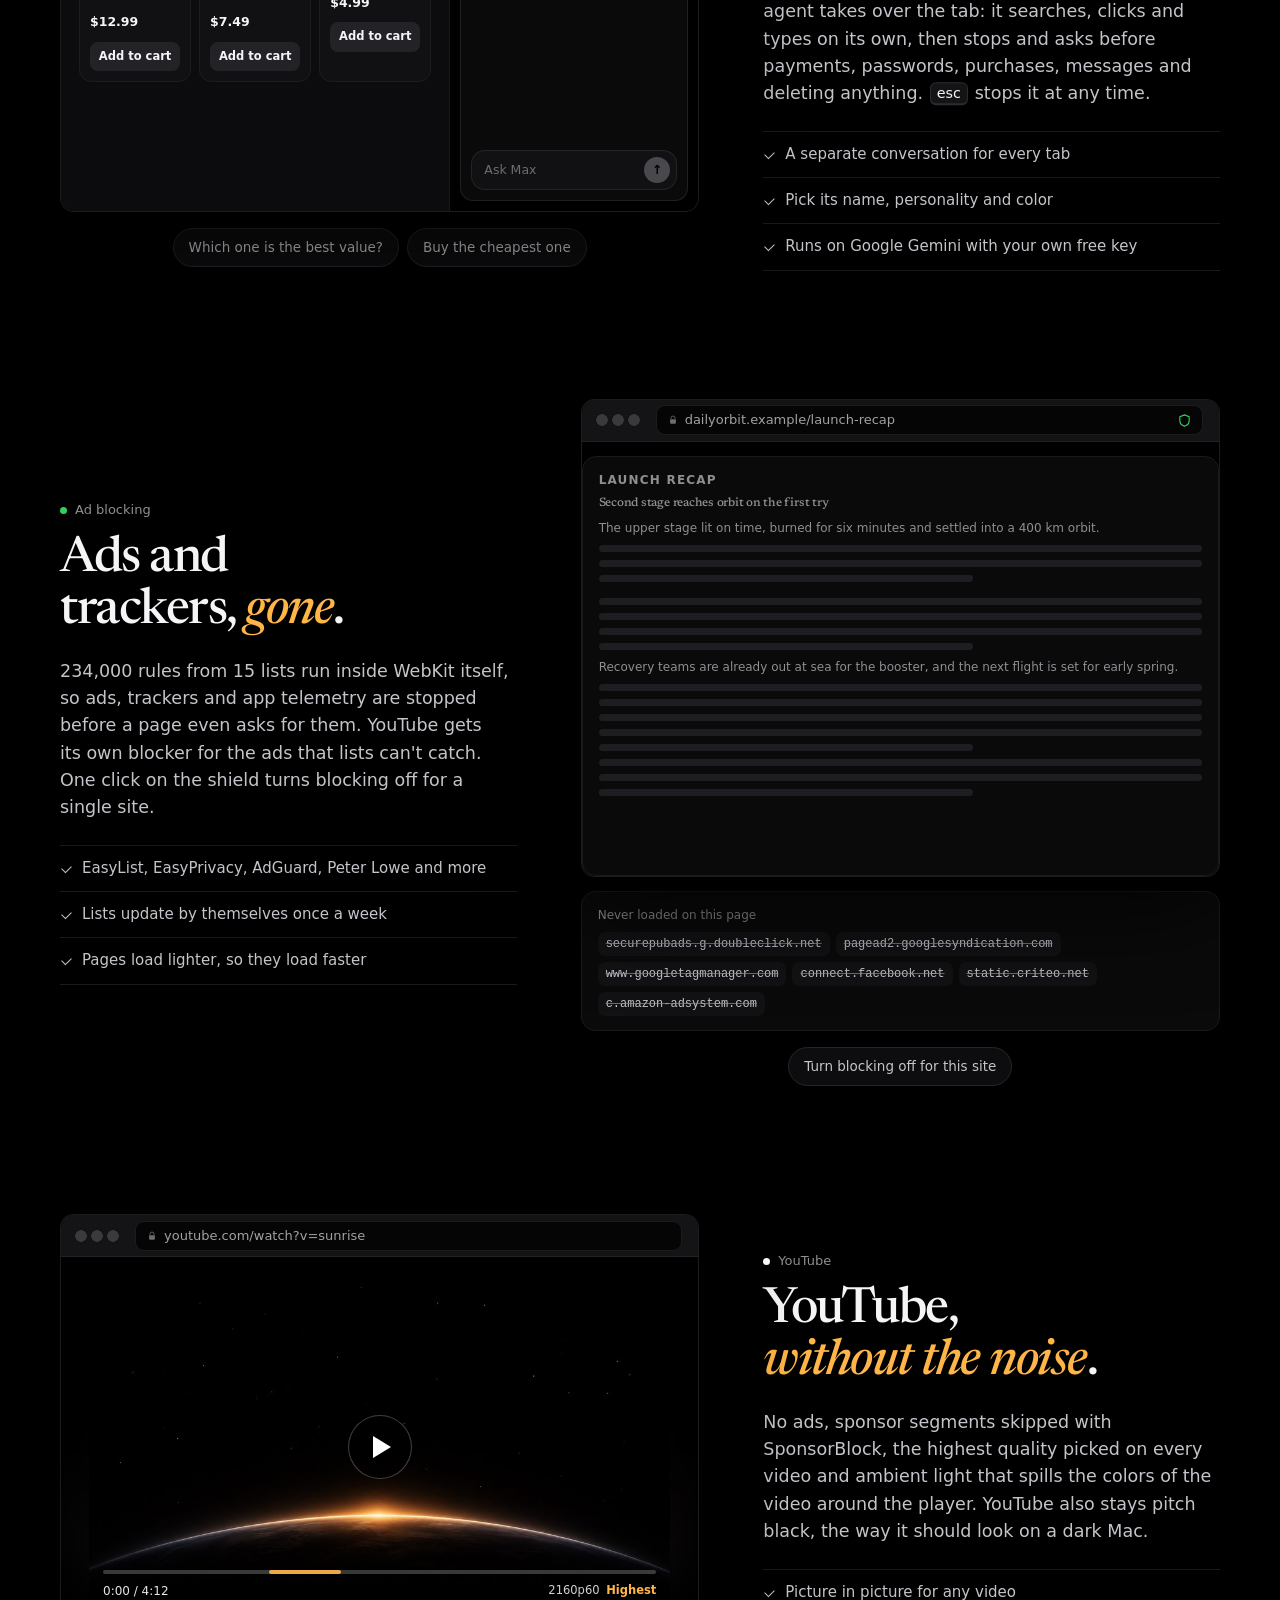
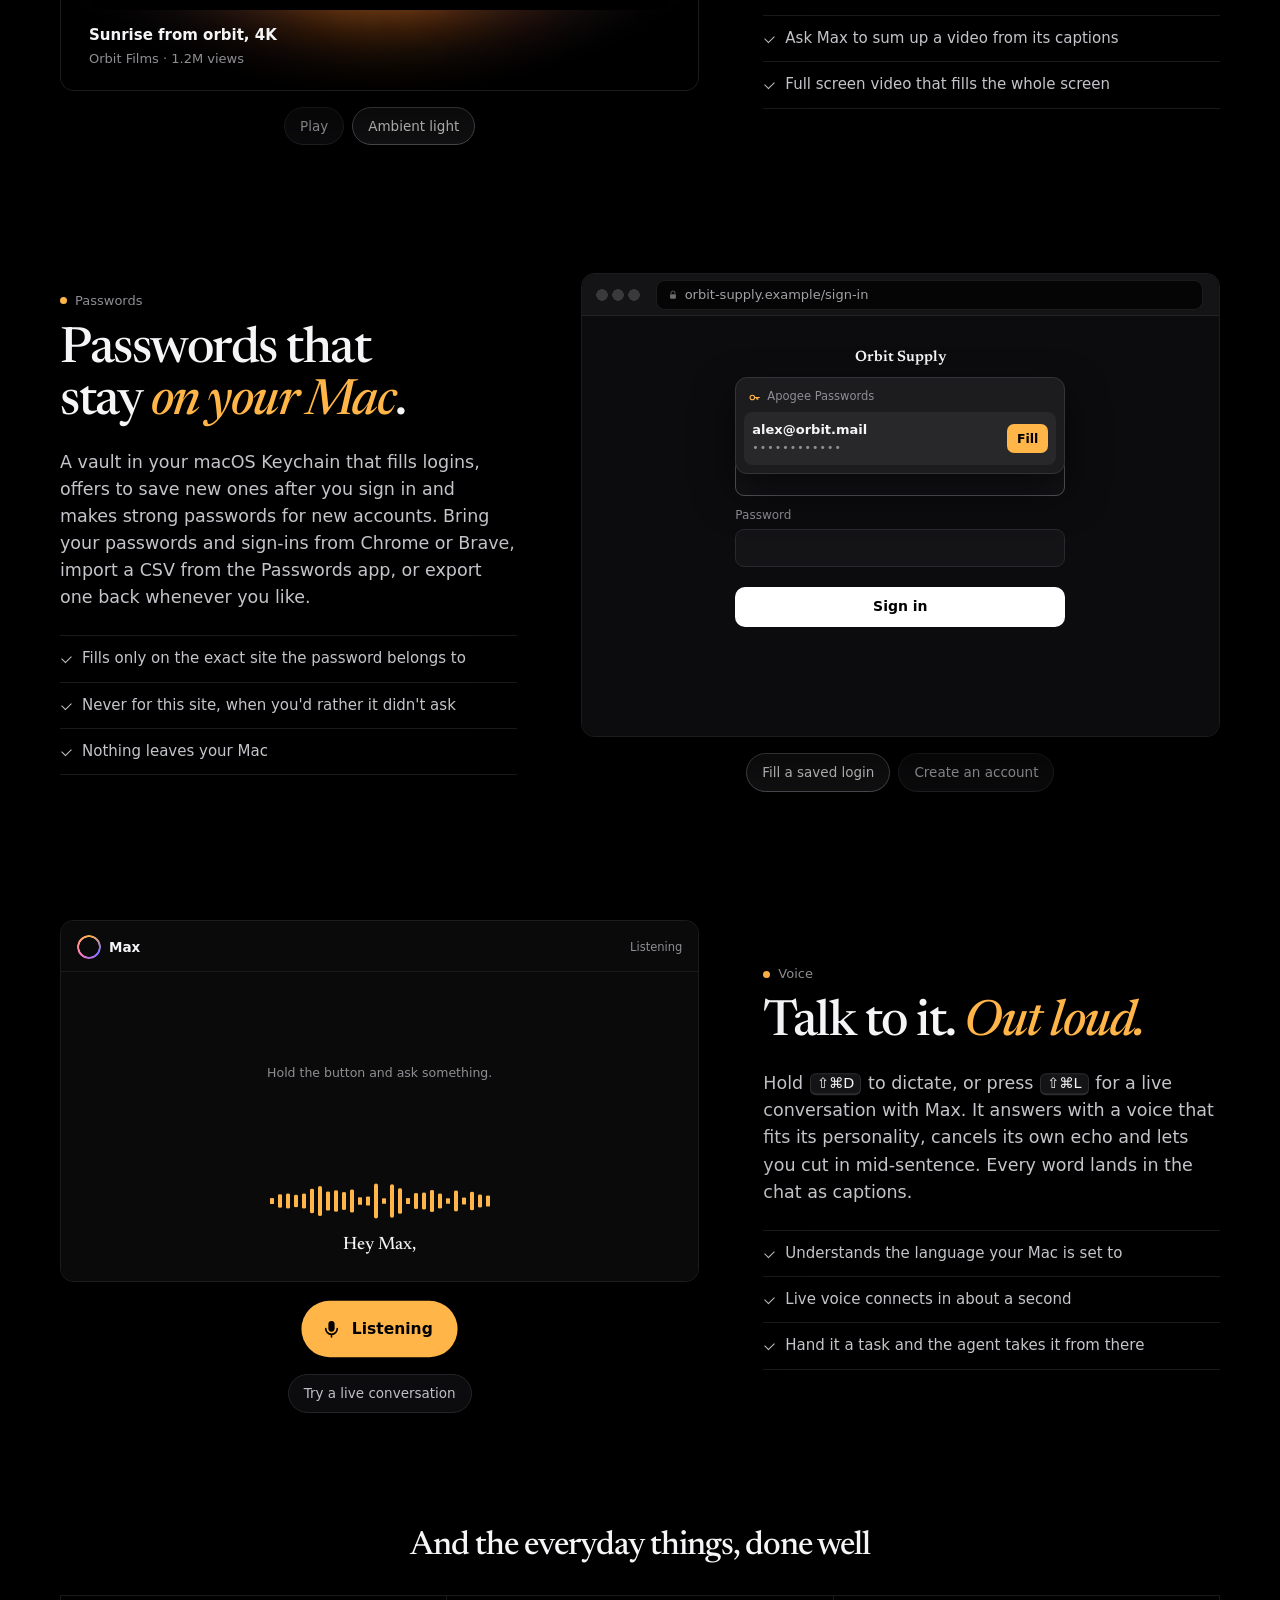
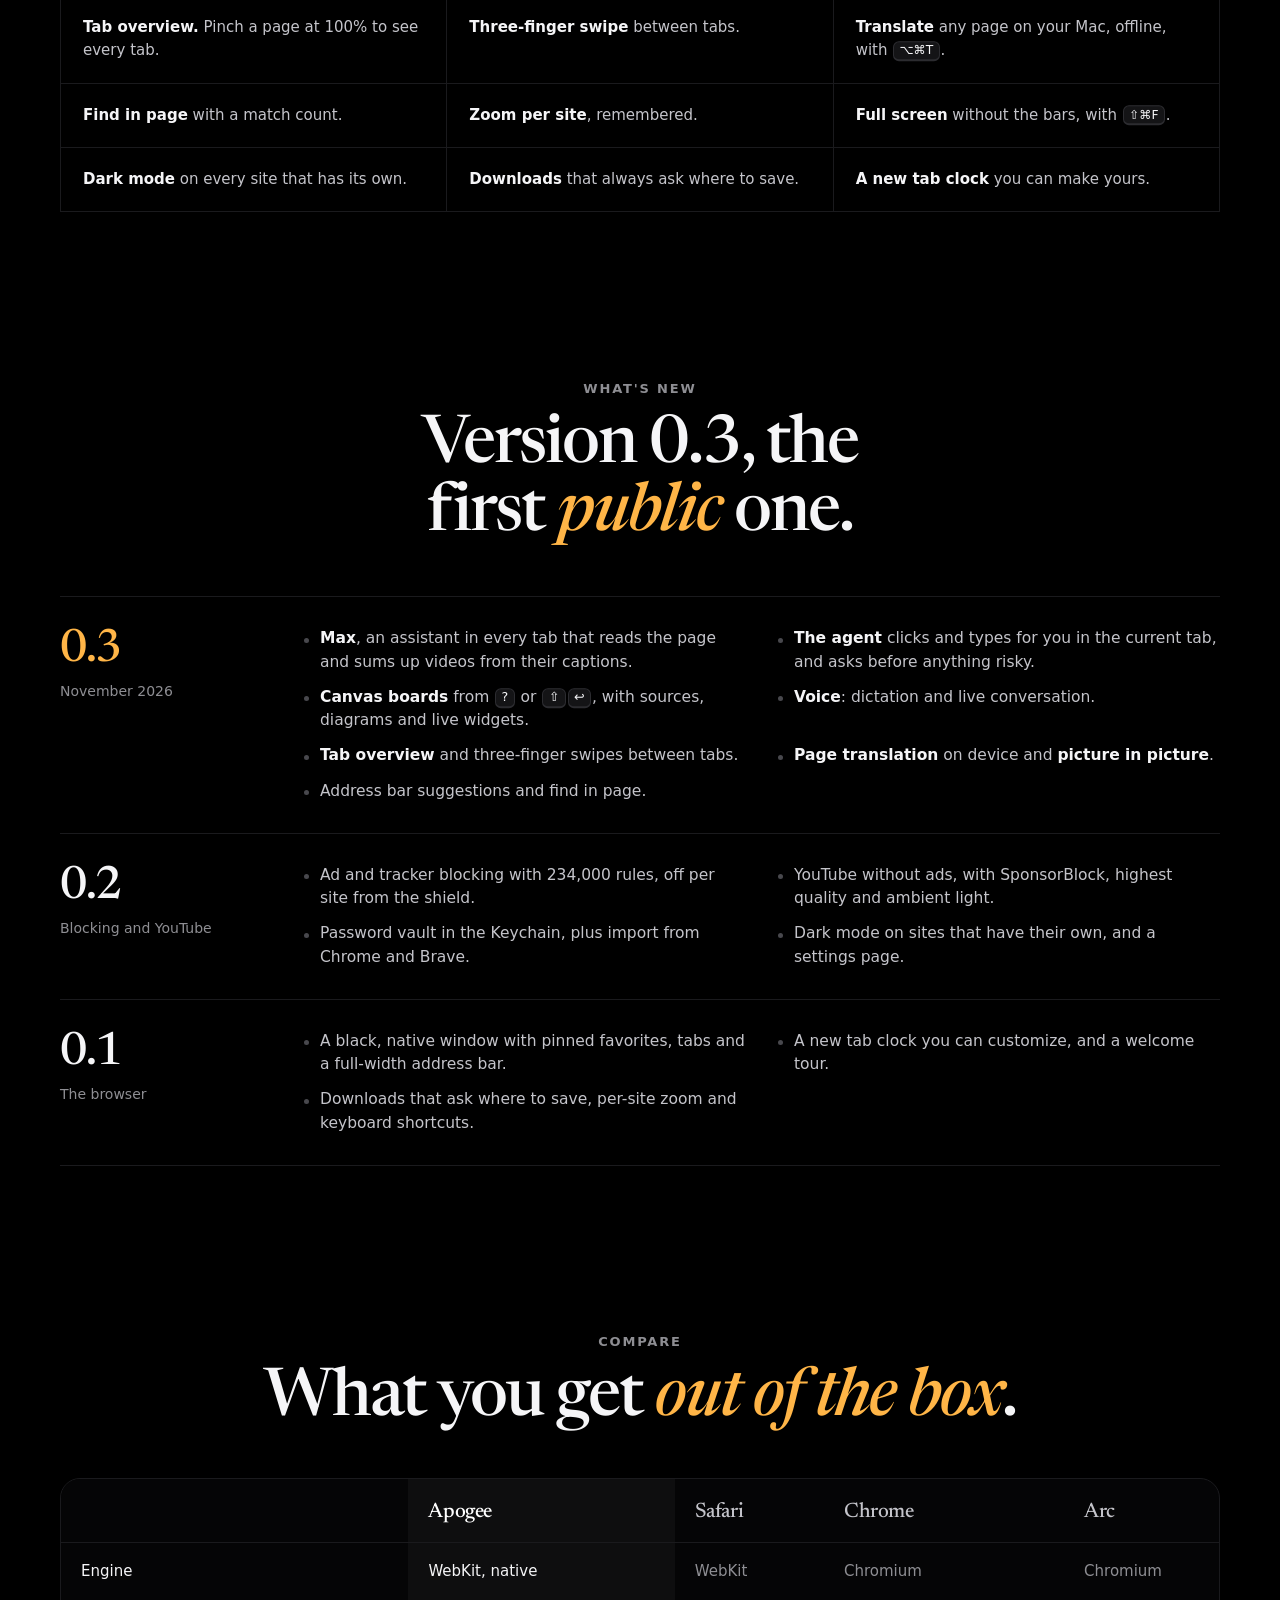
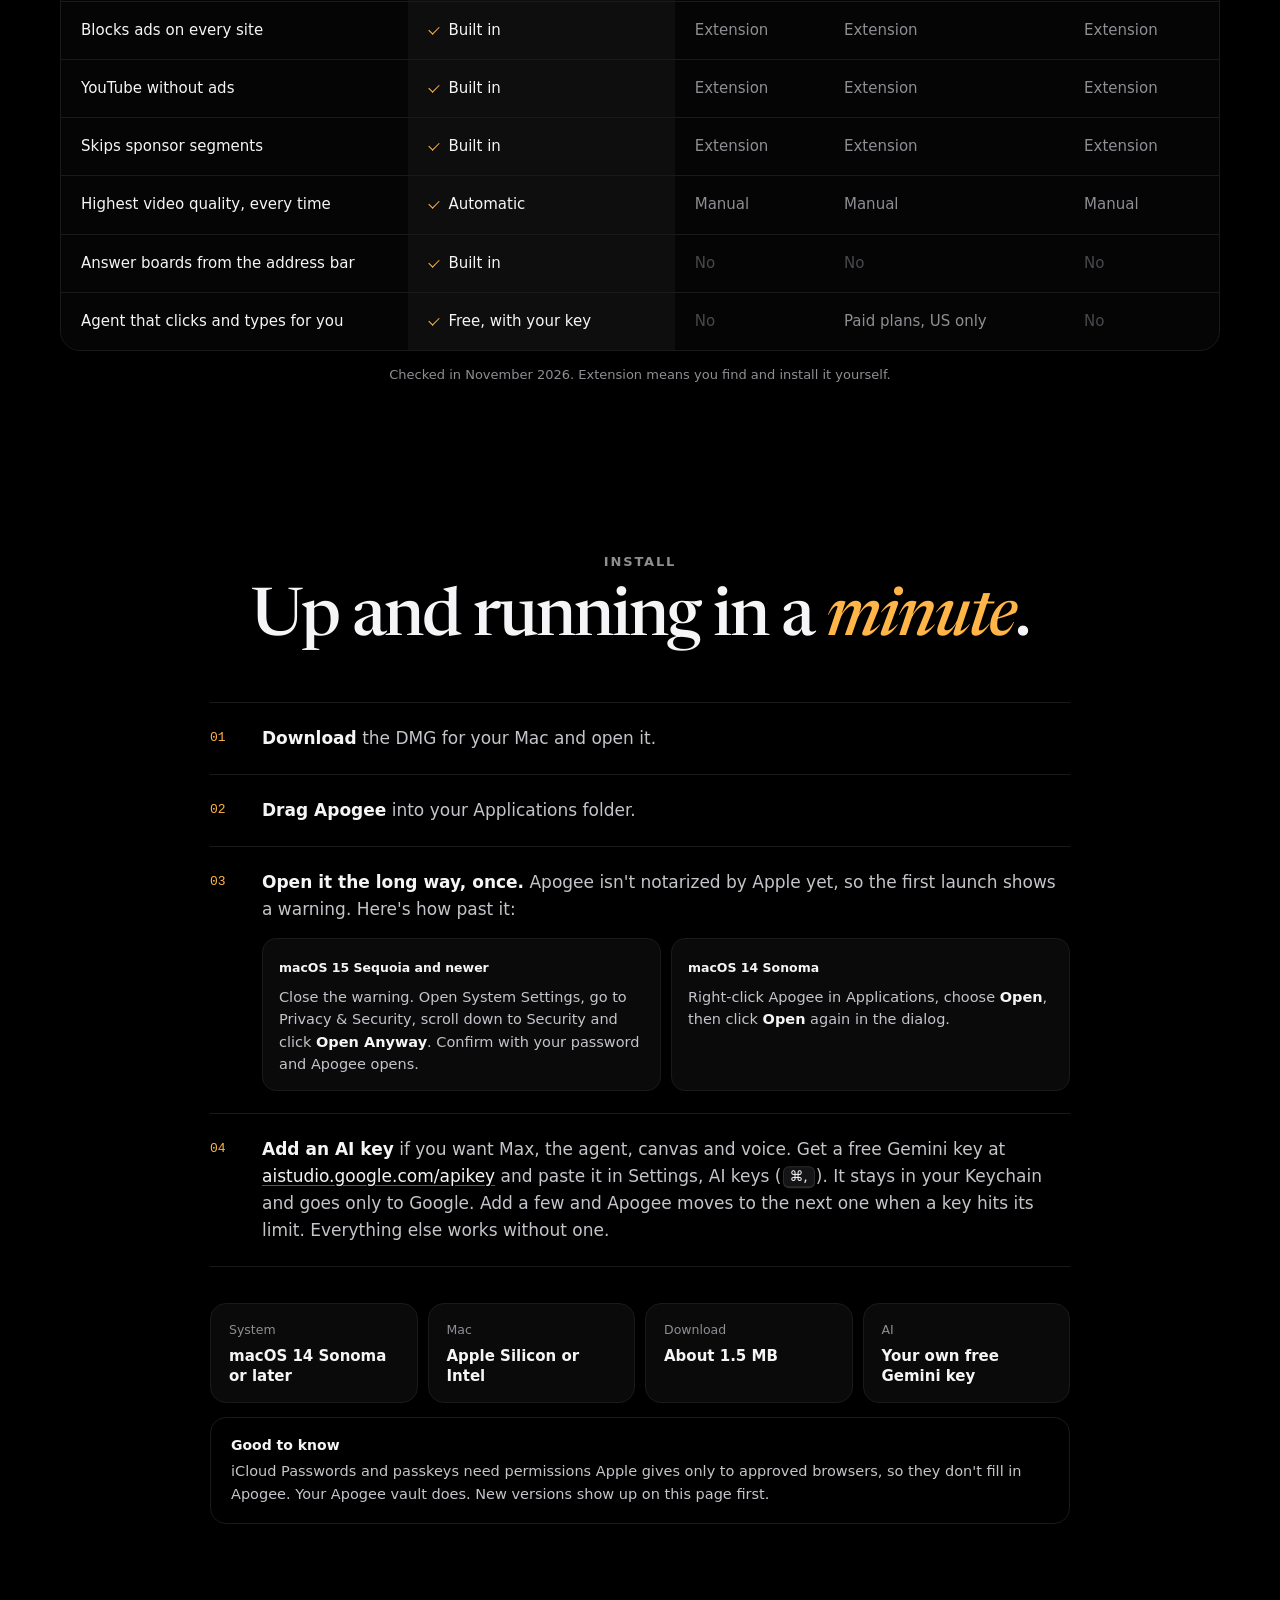
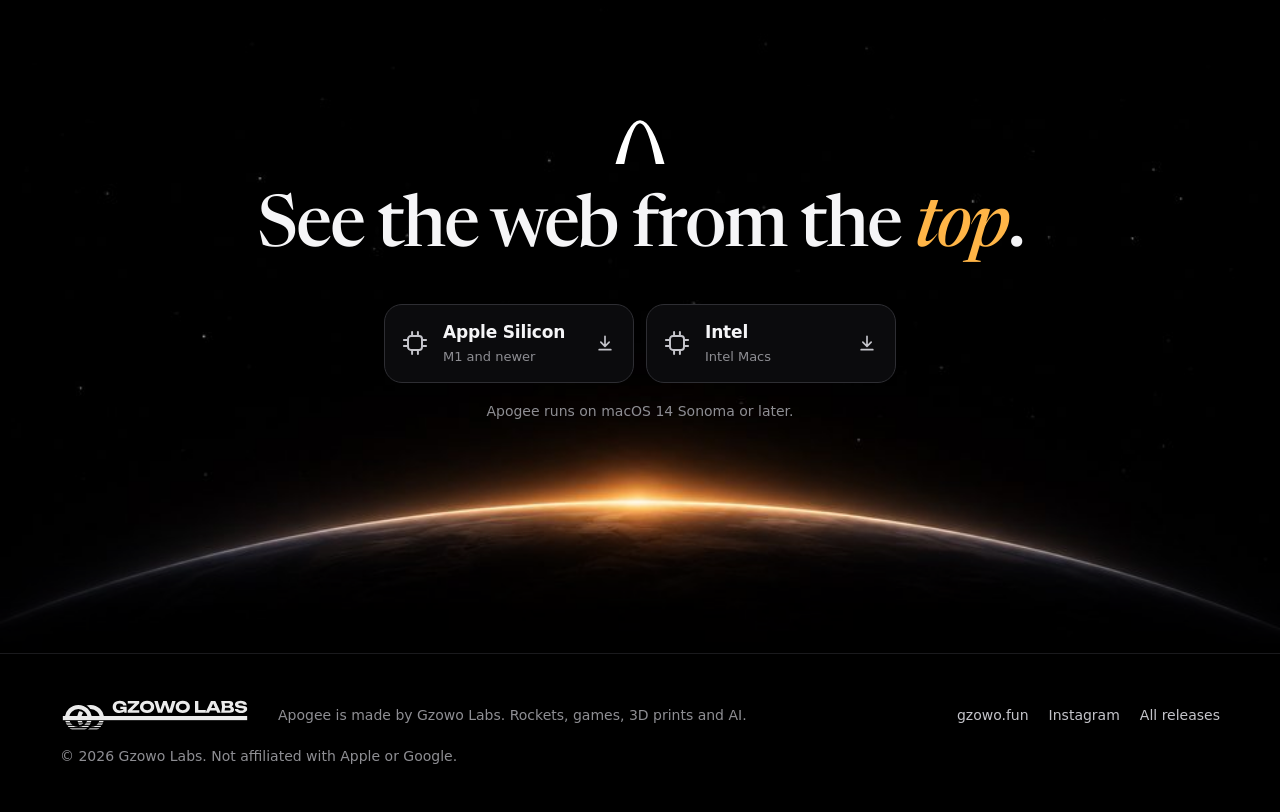
<file: v1/index.html>
<!doctype html>
<html lang="en">
<head>
<meta charset="utf-8">
<meta name="viewport" content="width=device-width, initial-scale=1, viewport-fit=cover">
<title>Apogee · A browser for Mac</title>
<meta name="description" content="Apogee is a native Mac browser by Gzowo Labs. Every ad blocked, YouTube without the noise, answer boards from the address bar and an assistant that does the clicking. Free for Apple Silicon and Intel Macs.">
<meta name="theme-color" content="#000000">
<meta name="color-scheme" content="dark">
<link rel="canonical" href="https://apogee.gzowo.fun/">
<meta property="og:type" content="website">
<meta property="og:site_name" content="Apogee">
<meta property="og:title" content="Apogee, a browser for Mac">
<meta property="og:description" content="Every ad blocked, YouTube without the noise, answer boards from the address bar and an assistant that does the clicking. Free for Apple Silicon and Intel.">
<meta property="og:url" content="https://apogee.gzowo.fun/">
<meta property="og:image" content="https://apogee.gzowo.fun/assets/og.jpg">
<meta property="og:image:width" content="1200">
<meta property="og:image:height" content="630">
<meta name="twitter:card" content="summary_large_image">
<link rel="icon" href="assets/favicon.svg" type="image/svg+xml">
<link rel="icon" href="assets/favicon-32.png" sizes="32x32" type="image/png">
<link rel="apple-touch-icon" href="assets/apple-touch-icon.png">
<link rel="preload" as="image" href="assets/horizon-1672.jpg" imagesrcset="assets/horizon-960.jpg 960w, assets/horizon-1672.jpg 1672w" imagesizes="100vw">
<link rel="preconnect" href="https://fonts.googleapis.com">
<link rel="preconnect" href="https://fonts.gstatic.com" crossorigin>
<link rel="stylesheet" href="https://fonts.googleapis.com/css2?family=Newsreader:ital,opsz,wght@0,6..72,400..600;1,6..72,400..600&display=swap" media="print" onload="this.media='all'">
<link rel="stylesheet" href="assets/site.css">
<script>document.documentElement.classList.add('js')</script>
<script src="assets/site.js" defer></script>
</head>
<body>
<svg width="0" height="0" style="position:absolute" aria-hidden="true">
  <symbol id="arch" viewBox="18 22 64 58"><path d="M22 76 Q50 -24 78 76 L68 76 Q50 -17 32 76 Z"/></symbol>
  <symbol id="shield" viewBox="0 0 24 24"><path d="M12 3 4.5 6v5.6c0 4.6 3.1 8.3 7.5 9.4 4.4-1.1 7.5-4.8 7.5-9.4V6L12 3Z" fill="none" stroke="currentColor" stroke-width="1.8" stroke-linejoin="round"/></symbol>
  <symbol id="spark" viewBox="0 0 24 24"><path d="M12 2.5c.5 4.6 2.4 8 9.5 9.5-7.1 1.5-9 4.9-9.5 9.5-.5-4.6-2.4-8-9.5-9.5 7.1-1.5 9-4.9 9.5-9.5Z" fill="currentColor"/></symbol>
  <symbol id="lock" viewBox="0 0 24 24"><path d="M7 10V7.5a5 5 0 0 1 10 0V10" fill="none" stroke="currentColor" stroke-width="2"/><rect x="5" y="10" width="14" height="11" rx="2.5" fill="currentColor"/></symbol>
  <symbol id="mic" viewBox="0 0 24 24"><rect x="8.5" y="3" width="7" height="12" rx="3.5" fill="currentColor"/><path d="M5.5 11.5a6.5 6.5 0 0 0 13 0M12 18v3" fill="none" stroke="currentColor" stroke-width="1.8" stroke-linecap="round"/></symbol>
  <symbol id="key" viewBox="0 0 24 24"><circle cx="8" cy="12" r="4.2" fill="none" stroke="currentColor" stroke-width="2"/><path d="M12 12h9M18 12v3.5M15.5 12v2.5" fill="none" stroke="currentColor" stroke-width="2" stroke-linecap="round"/></symbol>
  <symbol id="chip" viewBox="0 0 24 24"><rect x="6" y="6" width="12" height="12" rx="2.5" fill="none" stroke="currentColor" stroke-width="1.7"/><path d="M9.5 2.5v3M14.5 2.5v3M9.5 18.5v3M14.5 18.5v3M2.5 9.5h3M2.5 14.5h3M18.5 9.5h3M18.5 14.5h3" stroke="currentColor" stroke-width="1.7" stroke-linecap="round"/></symbol>
  <symbol id="down" viewBox="0 0 24 24"><path d="M12 4v12m0 0-5-5m5 5 5-5M5 20h14" fill="none" stroke="currentColor" stroke-width="2" stroke-linecap="round" stroke-linejoin="round"/></symbol>
</svg>

<header class="nav" id="nav">
  <a class="brand" href="#top" aria-label="Apogee"><svg class="arch"><use href="#arch"/></svg><span>Apogee</span></a>
  <nav class="links" aria-label="Sections">
    <a href="#features">Features</a>
    <a href="#new">What's new</a>
    <a href="#compare">Compare</a>
    <a href="#install">Install</a>
  </nav>
  <a class="nav-dl" href="#download">Download</a>
</header>

<main id="top">
  <section class="hero">
    <div class="hero-copy wrap">
      <p class="eyebrow">A browser for Mac by Gzowo Labs</p>
      <h1>The web at its <em>highest</em> point.</h1>
      <p class="lede">A native Mac browser built on WebKit. Every ad blocked, YouTube without the noise, answers drawn as boards and an assistant that does the clicking for you.</p>
      <div class="dl" id="download" data-dl>
        <a class="chip" data-arch="arm64" href="https://github.com/JerzySukiennik/apogee/releases/latest/download/Apogee-Apple-Silicon.dmg">
          <svg class="chip-ic"><use href="#chip"/></svg>
          <span class="chip-t"><b>Apple Silicon</b><small>M1 and newer · <span data-size="arm64">1.4 MB</span></small></span>
          <svg class="chip-dl"><use href="#down"/></svg>
          <span class="chip-tag">Your Mac</span>
        </a>
        <a class="chip" data-arch="x86_64" href="https://github.com/JerzySukiennik/apogee/releases/latest/download/Apogee-Intel.dmg">
          <svg class="chip-ic"><use href="#chip"/></svg>
          <span class="chip-t"><b>Intel</b><small>Intel Macs · <span data-size="x86_64">1.5 MB</span></small></span>
          <svg class="chip-dl"><use href="#down"/></svg>
          <span class="chip-tag">Your Mac</span>
        </a>
      </div>
      <p class="dl-meta"><span data-dl-note>Version 0.3 · Free · macOS 14 Sonoma or later</span><span class="sep">·</span><a href="#install">How to open it</a></p>
      <details class="which">
        <summary>Which one do I need?</summary>
        <p>Open the Apple menu and choose About This Mac. If it says <b>Chip: Apple M1</b> or any other M chip, take Apple Silicon. If it says <b>Processor: Intel</b>, take Intel.</p>
      </details>
    </div>
    <div class="sky" aria-hidden="true">
      <img src="assets/horizon-1672.jpg" srcset="assets/horizon-960.jpg 960w, assets/horizon-1672.jpg 1672w" sizes="max(100vw, 820px)" alt="" width="1672" height="941" fetchpriority="high">
    </div>
  </section>

  <section class="show" aria-label="The Apogee window">
    <div class="win win-xl reveal">
      <div class="strip">
        <span class="lights" aria-hidden="true"><i></i><i></i><i></i></span>
        <span class="pins" aria-hidden="true">
          <span class="pin"><span class="lt" style="background:#fff;color:#000">▶</span></span>
          <span class="pin"><span class="lt" style="background:#e5e5ea;color:#000">M</span></span>
          <span class="pin"><span class="lt">W</span></span>
          <span class="pin"><span class="lt">G</span></span>
        </span>
        <span class="tab on"><span class="tt">New Tab</span><span class="x">×</span></span>
        <span class="tab"><span class="fq">?</span><span class="tt">The farthest point of an orbit</span></span>
        <span class="tab wide"><span class="fq yt">▶</span><span class="tt">Sunrise from orbit, 4K</span></span>
        <span class="plus">+</span>
      </div>
      <div class="navrow">
        <span class="navb">‹</span><span class="navb dim">›</span><span class="navb">↻</span>
        <span class="addr"><span class="ph">Search, or type ?question</span><svg class="sh"><use href="#shield"/></svg></span>
        <span class="ai"><svg><use href="#spark"/></svg></span>
      </div>
      <div class="newtab">
        <div class="clk" data-clock>9:41</div>
        <div class="dt" data-date>Monday, November 9</div>
        <div class="gr"><span class="ring"></span><span data-greet>Good morning.</span></div>
        <div class="fav">
          <span><i class="tile"><span class="lt" style="background:#fff;color:#000">▶</span></i>YouTube</span>
          <span><i class="tile"><span class="lt" style="background:#e5e5ea;color:#000">M</span></i>Gmail</span>
          <span><i class="tile"><span class="lt">W</span></i>Wikipedia</span>
          <span><i class="tile"><span class="lt">G</span></i>GitHub</span>
        </div>
      </div>
    </div>
  </section>

  <section class="features" id="features">
    <div class="wrap head reveal">
      <p class="kicker">Features</p>
      <h2>Everything built in. <em>Nothing</em> to install.</h2>
      <p class="sub">No extensions, no add-ons, no account. Every demo below is live, so go ahead and press things.</p>
    </div>

    <article class="feat wrap" id="canvas">
      <div class="feat-text reveal">
        <p class="label" style="--c:var(--blue)">Canvas</p>
        <h3>Ask with a <em>question mark</em>.</h3>
        <p>Type <kbd>?</kbd> and a question in the address bar and Apogee builds a board: a straight answer, facts with their sources, diagrams and small simulations you can play with. Follow-ups land on the same board, and <kbd>⇧</kbd><kbd>↩</kbd> turns any search into one.</p>
        <ul class="ticks">
          <li>The answer in about a second, the full board in five to eight</li>
          <li>Real photos from Wikimedia Commons, never generated ones</li>
          <li>Boards disappear when you close them</li>
        </ul>
      </div>
      <div class="demo reveal" data-demo="canvas">
        <div class="win">
          <div class="navrow mini"><span class="addr"><span class="typed" data-typed></span><span class="caret" aria-hidden="true"></span></span></div>
          <div class="board" data-board aria-live="polite"></div>
        </div>
        <div class="tries" role="group" aria-label="Try a question">
          <button type="button" data-q="apogee" class="on">?what is an apogee</button>
          <button type="button" data-q="nozzle">?how does a rocket nozzle work</button>
        </div>
      </div>
    </article>

    <article class="feat wrap flip" id="max">
      <div class="feat-text reveal">
        <p class="label" style="--c:var(--acc)">Max and the agent</p>
        <h3>Max reads the page. The agent does the <em>clicking</em>.</h3>
        <p>Press <kbd>⌘J</kbd> and ask about anything on screen, long videos included. Ask it to do something and the agent takes over the tab: it searches, clicks and types on its own, then stops and asks before payments, passwords, purchases, messages and deleting anything. <kbd>esc</kbd> stops it at any time.</p>
        <ul class="ticks">
          <li>A separate conversation for every tab</li>
          <li>Pick its name, personality and color</li>
          <li>Runs on Google Gemini with your own free key</li>
        </ul>
      </div>
      <div class="demo reveal" data-demo="max">
        <div class="win">
          <div class="navrow mini"><span class="addr"><svg class="lk"><use href="#lock"/></svg>orbit-supply.example/cables</span><span class="ai on"><svg><use href="#spark"/></svg></span></div>
          <div class="split">
            <div class="shop" data-shop>
              <div class="shop-h"><b>Orbit Supply</b><span class="cart">Cart <i data-cart>0</i></span></div>
              <p class="shop-t">USB-C cables</p>
              <div class="prods">
                <div class="prod" data-p="braided"><span class="pimg"><i></i></span><b>Braided cable</b><small>1 m · 100 W</small><span class="price">$12.99</span><span class="btn">Add to cart</span></div>
                <div class="prod" data-p="long"><span class="pimg"><i></i></span><b>Fast charge cable</b><small>2 m · 60 W</small><span class="price">$7.49</span><span class="btn">Add to cart</span></div>
                <div class="prod" data-p="basic"><span class="pimg"><i></i></span><b>Basic cable</b><small>1 m · 60 W</small><span class="price">$4.99</span><span class="btn" data-buy>Add to cart</span></div>
              </div>
              <div class="checkout" data-checkout><span>Checkout</span><b>Basic cable</b><span class="pay">Pay $4.99</span></div>
            </div>
            <aside class="panel">
              <div class="ph"><span class="halo"></span><b>Max</b><span class="pdim">This tab</span></div>
              <div class="msgs" data-msgs><p class="hint">Ask about this page, or tell Max to do something.</p></div>
              <div class="inp"><span data-inp>Ask Max</span><span class="send">↑</span></div>
            </aside>
          </div>
          <span class="cursor" data-cursor aria-hidden="true"></span>
        </div>
        <div class="tries" role="group" aria-label="Try Max">
          <button type="button" data-a="ask">Which one is the best value?</button>
          <button type="button" data-a="do">Buy the cheapest one</button>
        </div>
      </div>
    </article>

    <article class="feat wrap" id="blocking">
      <div class="feat-text reveal">
        <p class="label" style="--c:var(--green)">Ad blocking</p>
        <h3>Ads and trackers, <em>gone</em>.</h3>
        <p>234,000 rules from 15 lists run inside WebKit itself, so ads, trackers and app telemetry are stopped before a page even asks for them. YouTube gets its own blocker for the ads that lists can't catch. One click on the shield turns blocking off for a single site.</p>
        <ul class="ticks">
          <li>EasyList, EasyPrivacy, AdGuard, Peter Lowe and more</li>
          <li>Lists update by themselves once a week</li>
          <li>Pages load lighter, so they load faster</li>
        </ul>
      </div>
      <div class="demo reveal" data-demo="ads">
        <div class="win">
          <div class="navrow mini"><span class="addr"><svg class="lk"><use href="#lock"/></svg>dailyorbit.example/launch-recap<button type="button" class="shield on" data-shield aria-pressed="true" aria-label="Ad blocking for this site"><svg><use href="#shield"/></svg></button></span></div>
          <div class="news" data-news>
            <div class="ad ad-top"><span>Ad</span></div>
            <div class="news-body">
              <div class="art">
                <p class="nk">Launch recap</p>
                <p class="nh">Second stage reaches orbit on the first try</p>
                <p class="nt">The upper stage lit on time, burned for six minutes and settled into a 400 km orbit.</p>
                <i class="ln"></i><i class="ln"></i><i class="ln s"></i>
                <div class="ad ad-in"><span>Sponsored</span></div>
                <i class="ln"></i><i class="ln"></i><i class="ln"></i><i class="ln s"></i>
                <p class="nt">Recovery teams are already out at sea for the booster, and the next flight is set for early spring.</p>
                <i class="ln"></i><i class="ln"></i><i class="ln"></i><i class="ln"></i><i class="ln s"></i>
                <i class="ln"></i><i class="ln"></i><i class="ln s"></i>
              </div>
              <div class="ad ad-side"><span>Ad</span></div>
            </div>
            <div class="ad ad-pop"><span>Ad</span></div>
          </div>
        </div>
        <div class="blocked">
          <p>Never loaded on this page</p>
          <ul data-log>
            <li>securepubads.g.doubleclick.net</li>
            <li>pagead2.googlesyndication.com</li>
            <li>www.googletagmanager.com</li>
            <li>connect.facebook.net</li>
            <li>static.criteo.net</li>
            <li>c.amazon-adsystem.com</li>
          </ul>
        </div>
        <div class="tries" role="group" aria-label="Try ad blocking">
          <button type="button" data-shield-btn>Turn blocking off for this site</button>
        </div>
      </div>
    </article>

    <article class="feat wrap flip" id="youtube">
      <div class="feat-text reveal">
        <p class="label" style="--c:#fff">YouTube</p>
        <h3>YouTube, <em>without the noise</em>.</h3>
        <p>No ads, sponsor segments skipped with SponsorBlock, the highest quality picked on every video and ambient light that spills the colors of the video around the player. YouTube also stays pitch black, the way it should look on a dark Mac.</p>
        <ul class="ticks">
          <li>Picture in picture for any video</li>
          <li>Ask Max to sum up a video from its captions</li>
          <li>Full screen video that fills the whole screen</li>
        </ul>
      </div>
      <div class="demo reveal" data-demo="yt">
        <div class="win">
          <div class="navrow mini"><span class="addr"><svg class="lk"><use href="#lock"/></svg>youtube.com/watch?v=sunrise</span></div>
          <div class="yt">
            <div class="stage">
              <div class="amb" data-amb><img src="assets/ambient.jpg" alt="" width="96" height="54"></div>
              <div class="player" data-player>
                <img class="frame" data-frame src="assets/horizon-960.jpg" alt="Sunrise over the curve of the Earth" width="960" height="540" loading="lazy">
                <div class="toast" data-toast></div>
                <button type="button" class="big-play" data-play aria-label="Play"><span></span></button>
                <div class="ctrls">
                  <div class="bar"><span class="seg" style="left:30%;width:13%"></span><span class="prog" data-prog></span></div>
                  <div class="row"><span class="time" data-time>0:00 / 4:12</span><span class="q">2160p60 <b>Highest</b></span></div>
                </div>
              </div>
            </div>
            <div class="yt-meta"><b>Sunrise from orbit, 4K</b><span>Orbit Films · 1.2M views</span></div>
          </div>
        </div>
        <div class="tries" role="group" aria-label="Try YouTube">
          <button type="button" data-play-btn>Play</button>
          <button type="button" data-amb-btn class="on" aria-pressed="true">Ambient light</button>
        </div>
      </div>
    </article>

    <article class="feat wrap" id="passwords">
      <div class="feat-text reveal">
        <p class="label" style="--c:var(--acc)">Passwords</p>
        <h3>Passwords that stay <em>on your Mac</em>.</h3>
        <p>A vault in your macOS Keychain that fills logins, offers to save new ones after you sign in and makes strong passwords for new accounts. Bring your passwords and sign-ins from Chrome or Brave, import a CSV from the Passwords app, or export one back whenever you like.</p>
        <ul class="ticks">
          <li>Fills only on the exact site the password belongs to</li>
          <li>Never for this site, when you'd rather it didn't ask</li>
          <li>Nothing leaves your Mac</li>
        </ul>
      </div>
      <div class="demo reveal" data-demo="vault">
        <div class="win">
          <div class="navrow mini"><span class="addr"><svg class="lk"><use href="#lock"/></svg>orbit-supply.example/sign-in</span></div>
          <div class="login">
            <div class="lg">
              <b class="lg-brand">Orbit Supply</b>
              <p class="lg-title" data-lg-title>Sign in</p>
              <span class="lab">Email</span>
              <span class="field" data-email></span>
              <div class="pop" data-pop>
                <span class="pop-h"><svg><use href="#key"/></svg>Apogee Passwords</span>
                <button type="button" class="pop-row" data-fill><span><b>alex@orbit.mail</b><small>••••••••••••</small></span><em>Fill</em></button>
              </div>
              <span class="lab">Password</span>
              <span class="field pw" data-pass></span>
              <div class="pop gen" data-gen>
                <span class="pop-h"><svg><use href="#key"/></svg>Strong password</span>
                <code data-pw></code>
                <span class="gen-b"><button type="button" data-regen>New one</button><button type="button" class="use" data-use>Use it</button></span>
              </div>
              <span class="lg-btn" data-lg-btn>Sign in</span>
            </div>
          </div>
          <div class="savebar" data-save>
            <svg class="k"><use href="#key"/></svg>
            <span class="sv-t" data-save-t>Save password for orbit-supply.example?</span>
            <span class="sv-b"><button type="button" class="ghost">Never for this site</button><button type="button" class="acc" data-save-btn>Save</button></span>
          </div>
        </div>
        <div class="tries" role="group" aria-label="Try passwords">
          <button type="button" data-v="fill" class="on">Fill a saved login</button>
          <button type="button" data-v="new">Create an account</button>
        </div>
      </div>
    </article>

    <article class="feat wrap flip" id="voice">
      <div class="feat-text reveal">
        <p class="label" style="--c:var(--acc)">Voice</p>
        <h3>Talk to it. <em>Out loud.</em></h3>
        <p>Hold <kbd>⇧⌘D</kbd> to dictate, or press <kbd>⇧⌘L</kbd> for a live conversation with Max. It answers with a voice that fits its personality, cancels its own echo and lets you cut in mid-sentence. Every word lands in the chat as captions.</p>
        <ul class="ticks">
          <li>Understands the language your Mac is set to</li>
          <li>Live voice connects in about a second</li>
          <li>Hand it a task and the agent takes it from there</li>
        </ul>
      </div>
      <div class="demo reveal" data-demo="voice">
        <div class="win voice-win">
          <div class="vpanel">
            <div class="ph"><span class="halo" data-halo></span><b>Max</b><span class="pdim" data-vstate>Ready</span></div>
            <div class="msgs" data-vmsgs><p class="hint">Hold the button and ask something.</p></div>
            <div class="wave" data-wave aria-hidden="true"></div>
            <p class="transcript" data-tr></p>
          </div>
        </div>
        <div class="talk-row">
          <button type="button" class="talk" data-talk><svg><use href="#mic"/></svg><span data-talk-t>Hold to talk</span></button>
        </div>
        <div class="tries" role="group" aria-label="Try voice">
          <button type="button" data-live>Try a live conversation</button>
        </div>
      </div>
    </article>

    <div class="wrap more reveal">
      <h4>And the everyday things, done well</h4>
      <ul>
        <li><b>Tab overview.</b> Pinch a page at 100% to see every tab.</li>
        <li><b>Three-finger swipe</b> between tabs.</li>
        <li><b>Translate</b> any page on your Mac, offline, with <kbd>⌥⌘T</kbd>.</li>
        <li><b>Find in page</b> with a match count.</li>
        <li><b>Zoom per site</b>, remembered.</li>
        <li><b>Full screen</b> without the bars, with <kbd>⇧⌘F</kbd>.</li>
        <li><b>Dark mode</b> on every site that has its own.</li>
        <li><b>Downloads</b> that always ask where to save.</li>
        <li><b>A new tab clock</b> you can make yours.</li>
      </ul>
    </div>
  </section>

  <section class="new" id="new">
    <div class="wrap">
      <div class="head reveal">
        <p class="kicker">What's new</p>
        <h2>Version 0.3, the first <em>public</em> one.</h2>
      </div>
      <div class="rels">
        <article class="rel reveal">
          <div class="rel-v"><b>0.3</b><span>November 2026</span></div>
          <ul>
            <li><b>Max</b>, an assistant in every tab that reads the page and sums up videos from their captions.</li>
            <li><b>The agent</b> clicks and types for you in the current tab, and asks before anything risky.</li>
            <li><b>Canvas boards</b> from <kbd>?</kbd> or <kbd>⇧</kbd><kbd>↩</kbd>, with sources, diagrams and live widgets.</li>
            <li><b>Voice</b>: dictation and live conversation.</li>
            <li><b>Tab overview</b> and three-finger swipes between tabs.</li>
            <li><b>Page translation</b> on device and <b>picture in picture</b>.</li>
            <li>Address bar suggestions and find in page.</li>
          </ul>
        </article>
        <article class="rel reveal">
          <div class="rel-v"><b>0.2</b><span>Blocking and YouTube</span></div>
          <ul>
            <li>Ad and tracker blocking with 234,000 rules, off per site from the shield.</li>
            <li>YouTube without ads, with SponsorBlock, highest quality and ambient light.</li>
            <li>Password vault in the Keychain, plus import from Chrome and Brave.</li>
            <li>Dark mode on sites that have their own, and a settings page.</li>
          </ul>
        </article>
        <article class="rel reveal">
          <div class="rel-v"><b>0.1</b><span>The browser</span></div>
          <ul>
            <li>A black, native window with pinned favorites, tabs and a full-width address bar.</li>
            <li>A new tab clock you can customize, and a welcome tour.</li>
            <li>Downloads that ask where to save, per-site zoom and keyboard shortcuts.</li>
          </ul>
        </article>
      </div>
    </div>
  </section>

  <section class="compare" id="compare">
    <div class="wrap">
      <div class="head reveal">
        <p class="kicker">Compare</p>
        <h2>What you get <em>out of the box</em>.</h2>
      </div>
      <div class="table-wrap reveal">
        <table>
          <thead>
            <tr><th scope="col"><span class="sr">Feature</span></th><th scope="col" class="me">Apogee</th><th scope="col">Safari</th><th scope="col">Chrome</th><th scope="col">Arc</th></tr>
          </thead>
          <tbody>
            <tr><th scope="row">Engine</th><td class="me">WebKit, native</td><td>WebKit</td><td>Chromium</td><td>Chromium</td></tr>
            <tr><th scope="row">Blocks ads on every site</th><td class="me yes">Built in</td><td>Extension</td><td>Extension</td><td>Extension</td></tr>
            <tr><th scope="row">YouTube without ads</th><td class="me yes">Built in</td><td>Extension</td><td>Extension</td><td>Extension</td></tr>
            <tr><th scope="row">Skips sponsor segments</th><td class="me yes">Built in</td><td>Extension</td><td>Extension</td><td>Extension</td></tr>
            <tr><th scope="row">Highest video quality, every time</th><td class="me yes">Automatic</td><td>Manual</td><td>Manual</td><td>Manual</td></tr>
            <tr><th scope="row">Answer boards from the address bar</th><td class="me yes">Built in</td><td class="no">No</td><td class="no">No</td><td class="no">No</td></tr>
            <tr><th scope="row">Agent that clicks and types for you</th><td class="me yes">Free, with your key</td><td class="no">No</td><td>Paid plans, US only</td><td class="no">No</td></tr>
          </tbody>
        </table>
      </div>
      <p class="note reveal">Checked in November 2026. Extension means you find and install it yourself.</p>
    </div>
  </section>

  <section class="install" id="install">
    <div class="wrap">
      <div class="head reveal">
        <p class="kicker">Install</p>
        <h2>Up and running in a <em>minute</em>.</h2>
      </div>
      <ol class="steps">
        <li class="reveal"><div><b>Download</b> the DMG for your Mac and open it.</div></li>
        <li class="reveal"><div><b>Drag Apogee</b> into your Applications folder.</div></li>
        <li class="reveal"><div><b>Open it the long way, once.</b> Apogee isn't notarized by Apple yet, so the first launch shows a warning. Here's how past it:
          <div class="os">
            <div><span class="os-n">macOS 15 Sequoia and newer</span><p>Close the warning. Open System Settings, go to Privacy &amp; Security, scroll down to Security and click <b>Open Anyway</b>. Confirm with your password and Apogee opens.</p></div>
            <div><span class="os-n">macOS 14 Sonoma</span><p>Right-click Apogee in Applications, choose <b>Open</b>, then click <b>Open</b> again in the dialog.</p></div>
          </div></div>
        </li>
        <li class="reveal"><div><b>Add an AI key</b> if you want Max, the agent, canvas and voice. Get a free Gemini key at <a href="https://aistudio.google.com/apikey" target="_blank" rel="noopener">aistudio.google.com/apikey</a> and paste it in Settings, AI keys (<kbd>⌘,</kbd>). It stays in your Keychain and goes only to Google. Add a few and Apogee moves to the next one when a key hits its limit. Everything else works without one.</div></li>
      </ol>
      <div class="req reveal">
        <div><span>System</span><b>macOS 14 Sonoma or later</b></div>
        <div><span>Mac</span><b>Apple Silicon or Intel</b></div>
        <div><span>Download</span><b data-req-size>About 1.5 MB</b></div>
        <div><span>AI</span><b>Your own free Gemini key</b></div>
      </div>
      <div class="good reveal">
        <h4>Good to know</h4>
        <p>iCloud Passwords and passkeys need permissions Apple gives only to approved browsers, so they don't fill in Apogee. Your Apogee vault does. New versions show up on this page first.</p>
      </div>
    </div>
  </section>

  <section class="end">
    <div class="end-sky" aria-hidden="true"><img src="assets/horizon-960.jpg" alt="" width="960" height="540" loading="lazy"></div>
    <div class="wrap end-in reveal">
      <svg class="arch big"><use href="#arch"/></svg>
      <h2>See the web from the <em>top</em>.</h2>
      <div class="dl" data-dl>
        <a class="chip" data-arch="arm64" href="https://github.com/JerzySukiennik/apogee/releases/latest/download/Apogee-Apple-Silicon.dmg">
          <svg class="chip-ic"><use href="#chip"/></svg>
          <span class="chip-t"><b>Apple Silicon</b><small>M1 and newer</small></span>
          <svg class="chip-dl"><use href="#down"/></svg>
          <span class="chip-tag">Your Mac</span>
        </a>
        <a class="chip" data-arch="x86_64" href="https://github.com/JerzySukiennik/apogee/releases/latest/download/Apogee-Intel.dmg">
          <svg class="chip-ic"><use href="#chip"/></svg>
          <span class="chip-t"><b>Intel</b><small>Intel Macs</small></span>
          <svg class="chip-dl"><use href="#down"/></svg>
          <span class="chip-tag">Your Mac</span>
        </a>
      </div>
      <p class="dl-meta"><span data-dl-note>Version 0.3 · Free · macOS 14 Sonoma or later</span></p>
    </div>
  </section>
</main>

<footer class="foot">
  <div class="wrap foot-in">
    <a class="gl" href="https://gzowo.fun" aria-label="Gzowo Labs"><img src="assets/gzowo-labs.svg" alt="Gzowo Labs" width="220" height="40"></a>
    <p>Apogee is made by Gzowo Labs. Rockets, games, 3D prints and AI.</p>
    <nav class="foot-links" aria-label="Links">
      <a href="https://gzowo.fun">gzowo.fun</a>
      <a href="https://www.instagram.com/gzowo_labs/" target="_blank" rel="noopener">Instagram</a>
      <a href="https://github.com/JerzySukiennik/apogee/releases" target="_blank" rel="noopener">All releases</a>
    </nav>
    <p class="fine">© 2026 Gzowo Labs. Not affiliated with Apple or Google.</p>
  </div>
</footer>
</body>
</html>
</file>
<file: assets/site.css>
/* Apogee landing page styles. */
:root{
  --bg:#000;--fg:#f5f5f7;--fg2:#c4c4ca;--dim:#8e8e93;--dim2:#48484d;--line:#1a1a1d;--line2:#26262a;
  --card:#0a0a0b;--bar:#141416;--field:#050506;--acc:#ffb547;--blue:#64d2ff;--green:#30d158;--err:#ff6b6b;
  --serif:ui-serif,"New York","Newsreader",Georgia,"Times New Roman",serif;
  --sans:-apple-system,BlinkMacSystemFont,"SF Pro Text","Helvetica Neue",system-ui,"Segoe UI",Roboto,sans-serif;
  --mono:ui-monospace,"SF Mono",Menlo,Consolas,monospace;
  --ease:cubic-bezier(.2,.8,.2,1);
  --gut:32px;
}
*{box-sizing:border-box;margin:0;padding:0}
html{background:var(--bg);color-scheme:dark;scroll-behavior:smooth;-webkit-text-size-adjust:100%;text-size-adjust:100%}
body{background:var(--bg);color:var(--fg);font:17px/1.55 var(--sans);-webkit-font-smoothing:antialiased;-moz-osx-font-smoothing:grayscale;overflow-x:clip}
img,svg{display:block}
a{color:inherit}
button{font:inherit;color:inherit;background:none;border:0;cursor:pointer;-webkit-tap-highlight-color:transparent}
kbd{font:500 .82em/1 var(--sans);color:var(--fg);background:var(--bar);border:1px solid #2c2c30;border-bottom-width:2px;border-radius:6px;padding:.18em .42em;margin:0 .08em;white-space:nowrap;display:inline-block;transform:translateY(-.06em)}
em{font-style:italic}
.wrap{max-width:1224px;margin:0 auto;padding-left:var(--gut);padding-right:var(--gut)}
.sr{position:absolute;width:1px;height:1px;overflow:hidden;clip:rect(0 0 0 0);white-space:nowrap}
h1,h2,h3,h4{font-family:var(--serif);font-weight:500;letter-spacing:-.03em;text-wrap:balance}
h1 em,h2 em,h3 em{color:var(--acc)}
:focus-visible{outline:2px solid var(--acc);outline-offset:3px;border-radius:6px}

.js .reveal{opacity:0;transform:translateY(18px);transition:opacity .8s var(--ease),transform .8s var(--ease)}
.js .reveal.in{opacity:1;transform:none}

/* Navigation */
.nav{position:fixed;top:0;left:0;right:0;z-index:50;display:flex;align-items:center;gap:28px;height:60px;padding:0 max(var(--gut),calc((100vw - 1224px)/2 + var(--gut)));padding-top:env(safe-area-inset-top);box-sizing:content-box;transition:background-color .35s,border-color .35s;border-bottom:1px solid transparent}
.nav.solid{background:rgba(0,0,0,.82);-webkit-backdrop-filter:saturate(150%) blur(14px);backdrop-filter:saturate(150%) blur(14px);border-bottom-color:rgba(255,255,255,.07)}
.brand{display:flex;align-items:center;gap:10px;text-decoration:none;margin-right:auto}
.brand .arch{width:26px;height:24px;fill:#fff}
.brand span{font:500 23px/1 var(--serif);letter-spacing:-.02em}
.links{display:flex;gap:26px}
.links a{font-size:14px;color:var(--fg2);text-decoration:none;transition:color .2s}
.links a:hover{color:#fff}
.nav-dl{font-size:14px;font-weight:600;text-decoration:none;color:#000;background:#fff;border-radius:999px;padding:8px 16px;transition:transform .15s,background-color .2s}
.nav-dl:hover{background:#e8e8ed}
.nav-dl:active{transform:scale(.96)}

/* Hero */
.hero{position:relative;padding-top:clamp(124px,17vh,184px);text-align:center;z-index:1}
.hero-copy{position:relative;z-index:2}
.eyebrow{font-size:15px;color:var(--dim);letter-spacing:.01em}
.hero h1{font-size:clamp(50px,7.4vw,104px);line-height:.98;letter-spacing:-.04em;margin:18px auto 0;max-width:11.5ch}
.lede{font-size:clamp(18px,1.6vw,21px);line-height:1.5;color:var(--fg2);max-width:38em;margin:26px auto 0;text-wrap:pretty;letter-spacing:-.008em}
.dl{display:flex;justify-content:center;gap:12px;margin-top:38px;flex-wrap:wrap}
.chip{position:relative;display:flex;align-items:center;gap:14px;min-width:250px;text-align:left;text-decoration:none;padding:14px 18px 14px 16px;border-radius:18px;border:1px solid #2e2e33;background:#0b0b0d;transition:transform .15s var(--ease),border-color .2s,background-color .2s}
.chip:hover{border-color:#4a4a50;background:#111114}
.chip:active{transform:scale(.98)}
.chip-ic{width:28px;height:28px;color:var(--fg2);flex:none}
.chip-t{display:flex;flex-direction:column;gap:2px;margin-right:auto}
.chip-t b{font-size:17px;font-weight:600;letter-spacing:-.01em}
.chip-t small{font-size:13px;color:var(--dim)}
.chip-dl{width:20px;height:20px;color:var(--fg2);flex:none}
.chip-tag{position:absolute;top:-10px;right:14px;font-size:11px;font-weight:600;letter-spacing:.02em;color:#1a1205;background:var(--acc);border-radius:999px;padding:3px 8px;opacity:0;transform:translateY(4px);transition:opacity .3s,transform .3s var(--ease);pointer-events:none}
.chip.pick{background:#fff;border-color:#fff;color:#000}
.chip.pick:hover{background:#ececf0;border-color:#ececf0}
.chip.pick .chip-ic,.chip.pick .chip-dl{color:#000}
.chip.pick .chip-t small{color:#5a5a60}
.chip.pick .chip-tag{opacity:1;transform:none}
.dl-meta{margin-top:18px;font-size:14px;color:var(--dim)}
.dl-meta .sep{margin:0 8px;color:var(--dim2)}
.dl-meta a{white-space:nowrap;color:var(--fg2);text-decoration:none;border-bottom:1px solid #3a3a3e}
.dl-meta a:hover{color:#fff;border-color:#8e8e93}
.which{max-width:30em;margin:14px auto 0;font-size:14px;color:var(--dim)}
.which summary{cursor:pointer;list-style:none;display:inline-block;color:var(--fg2);border-bottom:1px dotted #55555a}
.which summary::-webkit-details-marker{display:none}
.which p{margin-top:10px;line-height:1.5}
.which b{color:var(--fg);font-weight:600}

.sky{position:relative;height:clamp(150px,19vw,280px);margin-top:clamp(20px,3vw,40px);pointer-events:none;z-index:0}
.sky img{position:absolute;left:50%;top:50%;width:max(100vw,820px);height:auto;transform:translate(-50%,-71%);-webkit-mask-image:linear-gradient(#000 74%,transparent 98%);mask-image:linear-gradient(#000 74%,transparent 98%)}

/* Browser window mock */
.win{position:relative;background:#000;border:1px solid rgba(255,255,255,.11);border-radius:14px;overflow:hidden;box-shadow:0 30px 90px rgba(0,0,0,.75),0 0 0 1px rgba(0,0,0,.6)}
.strip{height:38px;display:flex;align-items:flex-end;gap:0;padding:0 8px 0 14px;white-space:nowrap;overflow:hidden}
.lights{display:flex;gap:8px;align-self:center;margin-right:16px;flex:none}
.lights i{width:12px;height:12px;border-radius:50%;background:#3a3a3d}
.pins{display:flex;align-items:flex-end;flex:none}
.pin{width:36px;height:32px;display:flex;align-items:center;justify-content:center;border-radius:10px 10px 0 0}
.lt{width:16px;height:16px;border-radius:5px;background:#2c2c2e;color:#fff;font:800 9.5px/16px var(--sans);text-align:center;display:inline-block}
.tab{position:relative;display:flex;align-items:center;gap:8px;height:32px;width:210px;padding:0 10px 0 12px;font-size:12.5px;color:var(--dim);border-radius:10px 10px 0 0;flex:none}
.tab+.tab::before{content:"";position:absolute;left:0;top:9px;width:1px;height:14px;background:rgba(255,255,255,.1)}
.tab.on{background:var(--bar);color:var(--fg)}
.tab.on+.tab::before{display:none}
.tab .tt{overflow:hidden;text-overflow:ellipsis;flex:1}
.tab .x{color:var(--dim);font-size:14px}
.fq{width:16px;height:16px;border-radius:5px;background:#1f1f22;color:var(--acc);font:700 10px/16px var(--sans);text-align:center;flex:none}
.fq.yt{color:#fff;font-size:8px}
.plus{width:28px;height:32px;display:flex;align-items:center;justify-content:center;color:var(--dim);font-size:17px;flex:none}
.navrow{height:42px;display:flex;align-items:center;gap:4px;padding:0 10px;background:var(--bar);border-bottom:1px solid rgba(255,255,255,.06)}
.navb{width:30px;height:30px;display:flex;align-items:center;justify-content:center;color:var(--fg);font-size:19px;line-height:1;border-radius:8px}
.navb.dim{color:#48484d}
.addr{flex:1;min-width:0;height:30px;display:flex;align-items:center;gap:7px;margin:0 6px;padding:0 6px 0 11px;background:var(--field);border:1px solid rgba(255,255,255,.09);border-radius:9px;font-size:13px;color:#a1a1a6;white-space:nowrap;overflow:hidden}
.addr .ph{flex:1;color:#6c6c72}
.addr .sh{width:15px;height:15px;color:var(--fg2);flex:none}
.lk{width:10px;height:10px;color:#6c6c72;flex:none}
.ai{width:30px;height:30px;display:flex;align-items:center;justify-content:center;border-radius:8px;color:var(--acc);flex:none}
.ai svg{width:15px;height:15px}
.ai.on{background:rgba(255,181,71,.12)}
.navrow.mini{padding-left:14px}
.navrow.mini::before{content:"";width:44px;height:12px;flex:none;margin-right:6px;background:radial-gradient(circle at 6px 6px,#3a3a3d 5.5px,transparent 6px),radial-gradient(circle at 22px 6px,#3a3a3d 5.5px,transparent 6px),radial-gradient(circle at 38px 6px,#3a3a3d 5.5px,transparent 6px)}

.show{position:relative;z-index:2;padding:0 var(--gut);margin-top:calc(clamp(150px,19vw,280px) * -.42)}
.win-xl{max-width:1120px;margin:0 auto}
.newtab{height:clamp(300px,40vw,500px);display:flex;flex-direction:column;align-items:center;justify-content:center;background:#000}
.clk{font:500 clamp(64px,10vw,132px)/1 var(--serif);letter-spacing:-.04em;font-variant-numeric:tabular-nums}
.dt{color:var(--dim);font-size:15px;margin-top:10px}
.gr{display:flex;align-items:center;gap:10px;color:#d1d1d6;margin-top:20px;font-size:15px}
.ring{width:24px;height:24px;border-radius:50%;flex:none;background:conic-gradient(var(--acc),#7b6cff,#ff7ab6,var(--acc));-webkit-mask:radial-gradient(farthest-side,transparent calc(100% - 2.5px),#000 calc(100% - 2px));mask:radial-gradient(farthest-side,transparent calc(100% - 2.5px),#000 calc(100% - 2px))}
.fav{display:flex;gap:18px;margin-top:30px}
.fav>span{display:flex;flex-direction:column;align-items:center;gap:8px;font-size:11.5px;color:var(--dim)}
.tile{width:56px;height:56px;border-radius:16px;background:#0f0f11;border:1px solid #232326;display:flex;align-items:center;justify-content:center}
.tile .lt{width:26px;height:26px;border-radius:8px;font-size:13px;line-height:26px}

/* Sections */
.features{padding-top:clamp(110px,14vw,180px)}
.head{text-align:center;max-width:860px;margin:0 auto}
.kicker{font-size:13px;font-weight:600;letter-spacing:.14em;text-transform:uppercase;color:var(--dim)}
.head h2{font-size:clamp(38px,5.2vw,68px);line-height:1.02;margin-top:14px}
.sub{font-size:19px;color:var(--fg2);margin:18px auto 0;max-width:34em;text-wrap:pretty}

.feat{display:grid;grid-template-columns:minmax(0,5fr) minmax(0,7fr);gap:clamp(40px,5vw,80px);align-items:center;padding-top:clamp(80px,10vw,140px)}
.feat.flip{grid-template-columns:minmax(0,7fr) minmax(0,5fr)}
.feat.flip .feat-text{order:2}
.label{display:flex;align-items:center;gap:8px;font-size:13px;color:var(--dim)}
.label::before{content:"";width:7px;height:7px;border-radius:50%;background:var(--c,var(--dim2))}
.feat h3{font-size:clamp(34px,3.9vw,52px);line-height:1.04;margin-top:14px}
.feat-text>p:not(.label){font-size:17.5px;color:var(--fg2);margin-top:20px;text-wrap:pretty}
.ticks{list-style:none;margin-top:24px;border-top:1px solid var(--line)}
.ticks li{font-size:15px;color:var(--fg2);padding:11px 0 11px 22px;border-bottom:1px solid var(--line);position:relative}
.ticks li::before{content:"";position:absolute;left:2px;top:19px;width:8px;height:5px;border-left:1.6px solid var(--fg2);border-bottom:1.6px solid var(--fg2);transform:rotate(-45deg)}

.demo{min-width:0}
.tries{display:flex;flex-wrap:wrap;gap:8px;margin-top:16px;justify-content:center}
.tries button{font-size:13.5px;color:var(--fg2);background:#0d0d0f;border:1px solid #26262a;border-radius:999px;padding:8px 15px;transition:border-color .15s,color .15s,background-color .15s,transform .1s}
.tries button:hover{border-color:#44444a;color:#fff}
.tries button:active{transform:scale(.97)}
.tries button.on{border-color:#5a5a60;color:#fff;background:#141416}

/* Canvas demo */
.typed{color:var(--fg)}
.caret{width:1.5px;height:15px;background:var(--acc);margin-left:-5px}
.board{min-height:520px;padding:24px 26px 26px;background:#000}
.bq{font-size:12.5px;color:var(--dim)}
.bq i{font-style:normal;color:var(--acc);margin-right:4px}
.bh{font:500 clamp(26px,2.6vw,34px)/1.06 var(--serif);letter-spacing:-.03em;margin-top:10px;text-wrap:balance}
.bh em{color:var(--acc)}
.bl{font-size:15px;line-height:1.55;color:var(--fg2);margin-top:12px;max-width:42em}
.bl b{color:var(--fg);font-weight:600}
.bgrid{display:grid;gap:10px;margin-top:18px}
.card{background:var(--card);border:1px solid var(--line);border-radius:18px;padding:16px 18px;min-width:0;animation:rise .7s var(--ease) both;animation-delay:var(--d,0s)}
@keyframes rise{from{opacity:0;transform:translateY(10px)}}
.board>.bh,.board>.bl,.board>.srcs{animation:rise .6s var(--ease) both;animation-delay:var(--d,0s)}
.facts{display:grid;grid-template-columns:repeat(3,minmax(0,1fr));padding:0}
.fact{padding:14px 16px;border-left:1px solid var(--line)}
.fact:first-child{border-left:0}
.fact .v{display:block;font:500 22px/1.1 var(--serif);letter-spacing:-.02em;font-variant-numeric:tabular-nums}
.fact:first-child .v{color:var(--acc)}
.fact .l{display:block;font-size:12px;color:var(--dim);margin-top:6px}
.clabel{display:flex;align-items:center;gap:7px;font-size:12px;color:var(--dim)}
.clabel::before{content:"";width:6px;height:6px;border-radius:50%;background:var(--c)}
.inter svg{width:100%;height:auto;max-height:230px;margin-top:8px}
.read{display:flex;flex-wrap:wrap;gap:6px 18px;font-size:12.5px;color:var(--dim);margin-top:4px}
.read b{color:var(--fg);font-weight:600;font-variant-numeric:tabular-nums}
.read .mode{color:var(--acc)}
.cap{font-size:12.5px;color:var(--dim);margin-top:8px;min-height:2.6em}
.srcs{display:flex;flex-wrap:wrap;align-items:center;gap:6px;margin-top:16px;font-size:12px;color:var(--dim)}
.srcs a{display:flex;align-items:center;gap:6px;color:var(--fg2);text-decoration:none;border:1px solid var(--line2);border-radius:999px;padding:3px 10px 3px 4px;transition:border-color .15s}
.srcs a:hover{border-color:#44444a}
.srcs a b{width:16px;height:16px;border-radius:50%;background:#18181b;color:var(--dim);font:600 9.5px/16px var(--sans);text-align:center}
input[type=range]{-webkit-appearance:none;appearance:none;width:100%;height:28px;background:transparent;margin-top:6px;touch-action:pan-y}
input[type=range]::-webkit-slider-runnable-track{height:4px;border-radius:2px;background:linear-gradient(90deg,var(--acc) var(--p,0%),#2a2a2e var(--p,0%))}
input[type=range]::-moz-range-track{height:4px;border-radius:2px;background:#2a2a2e}
input[type=range]::-moz-range-progress{height:4px;border-radius:2px;background:var(--acc)}
input[type=range]::-webkit-slider-thumb{-webkit-appearance:none;width:20px;height:20px;border-radius:50%;background:#fff;margin-top:-8px;box-shadow:0 1px 6px rgba(0,0,0,.6)}
input[type=range]::-moz-range-thumb{width:20px;height:20px;border:0;border-radius:50%;background:#fff}

/* Max demo */
.split{display:grid;grid-template-columns:minmax(0,1fr) 248px;min-height:430px;background:#000}
.shop{padding:16px 18px 78px;position:relative;background:#0c0c0e;border-right:1px solid var(--line)}
.shop-h{display:flex;align-items:center;justify-content:space-between;font-size:14px}
.shop-h b{font:600 15px/1 var(--serif);letter-spacing:-.01em}
.cart{font-size:12.5px;color:var(--dim);display:flex;align-items:center;gap:6px}
.cart i{font-style:normal;min-width:18px;height:18px;border-radius:9px;background:#222226;color:var(--fg);font-size:11px;font-weight:600;line-height:18px;text-align:center;padding:0 5px;transition:background-color .3s,color .3s,transform .3s var(--ease)}
.cart i.bump{background:var(--acc);color:#1a1205;transform:scale(1.15)}
.shop-t{font:500 22px/1.1 var(--serif);margin:16px 0 12px;letter-spacing:-.02em}
.prods{display:grid;grid-template-columns:repeat(3,minmax(0,1fr));gap:8px}
.prod{display:flex;flex-direction:column;gap:2px;padding:10px;border:1px solid #1d1d21;border-radius:12px;background:#111114;font-size:12.5px;transition:border-color .3s,box-shadow .3s}
.prod.hl{border-color:var(--acc);box-shadow:0 0 0 3px rgba(255,181,71,.18)}
.pimg{height:58px;border-radius:8px;background:#18181c;margin-bottom:8px;display:flex;align-items:center;justify-content:center}
.pimg i{width:46%;height:6px;border-radius:3px;background:#3a3a40;position:relative}
.pimg i::before,.pimg i::after{content:"";position:absolute;top:-3px;width:10px;height:12px;border-radius:3px;background:#55555c}
.pimg i::before{left:-8px}.pimg i::after{right:-8px}
.prod b{font-weight:600;font-size:12.5px}
.prod small{color:var(--dim);font-size:11.5px}
.price{font-weight:600;margin-top:4px}
.btn{margin-top:8px;text-align:center;font-size:11.5px;font-weight:600;padding:6px 0;border-radius:8px;background:#232327;transition:transform .12s,background-color .2s}
.btn.press{transform:scale(.94);background:#3a3a40}
.checkout{position:absolute;left:18px;right:18px;bottom:16px;display:flex;align-items:center;gap:12px;padding:12px 14px;border-radius:12px;background:#17171a;border:1px solid #2a2a2e;font-size:13px;opacity:0;transform:translateY(10px);transition:opacity .35s,transform .45s var(--ease)}
.checkout.show{opacity:1;transform:none}
.checkout>span:first-child{color:var(--dim)}
.checkout b{margin-right:auto;font-weight:600}
.pay{font-weight:600;padding:6px 12px;border-radius:8px;background:#fff;color:#000}
.panel{margin:10px;display:flex;flex-direction:column;border-radius:13px;background:#0a0a0b;border:1px solid rgba(255,255,255,.09);min-width:0}
.ph{display:flex;align-items:center;gap:8px;padding:12px 12px 10px;font-size:13.5px}
.ph b{font-weight:600}
.pdim{margin-left:auto;font-size:11.5px;color:var(--dim)}
.halo{width:20px;height:20px;border-radius:50%;flex:none;background:conic-gradient(var(--acc),#7b6cff,#ff7ab6,var(--acc));-webkit-mask:radial-gradient(farthest-side,transparent calc(100% - 2.5px),#000 calc(100% - 2px));mask:radial-gradient(farthest-side,transparent calc(100% - 2.5px),#000 calc(100% - 2px))}
.halo.on{animation:spin 2.4s linear infinite}
@keyframes spin{to{transform:rotate(360deg)}}
.msgs{flex:1;display:flex;flex-direction:column;gap:8px;padding:4px 12px 10px;font-size:13px;line-height:1.5;overflow:hidden}
.msgs .hint{color:var(--dim);font-size:12.5px;margin-top:auto;margin-bottom:auto;text-align:center;padding:0 6px}
.msgs .u{align-self:flex-end;max-width:88%;background:#1c1c1f;border-radius:14px 14px 4px 14px;padding:7px 11px;color:var(--fg);animation:rise .35s var(--ease) both}
.msgs .m{color:#e5e5ea;animation:rise .35s var(--ease) both}
.msgs .m b{color:#fff;font-weight:600}
.msgs .who{display:block;font-size:11px;color:var(--dim);margin-bottom:2px}
.dots{display:flex;gap:4px;padding:4px 0}
.dots i{width:6px;height:6px;border-radius:50%;background:var(--dim);animation:blink 1s infinite}
.dots i:nth-child(2){animation-delay:.15s}.dots i:nth-child(3){animation-delay:.3s}
@keyframes blink{50%{opacity:.25}}
.agent{border-radius:12px;background:#0e0e10;border:1px solid #232327;padding:9px 10px;animation:rise .35s var(--ease) both}
.agent .ah{display:flex;align-items:center;gap:7px;font-size:12px;font-weight:600;color:var(--fg)}
.agent ol{list-style:none;margin-top:6px}
.agent li{display:flex;gap:7px;font-size:12px;color:#d1d1d6;padding:3px 0;animation:rise .3s var(--ease) both}
.agent li::before{content:"";flex:none;width:10px;height:10px;margin-top:4px;border-radius:50%;border:1.5px dotted var(--acc)}
.agent li.ok::before{border:0;background:var(--green) url("data:image/svg+xml,%3Csvg xmlns='http://www.w3.org/2000/svg' viewBox='0 0 10 10'%3E%3Cpath d='M2.6 5.2 4.3 6.8 7.4 3.4' fill='none' stroke='%23000' stroke-width='1.5' stroke-linecap='round' stroke-linejoin='round'/%3E%3C/svg%3E") center/10px no-repeat}
.ask-ok{margin-top:8px;border-radius:12px;padding:10px;background:rgba(255,181,71,.08);border:1px solid rgba(255,181,71,.5);animation:rise .35s var(--ease) both}
.ask-ok p{font-size:12.5px;color:var(--fg)}
.ask-ok p small{display:block;color:var(--fg2);font-size:12px;margin-top:2px}
.ask-ok div{display:flex;gap:6px;margin-top:9px}
.ask-ok button{flex:1;height:30px;border-radius:9px;font-size:12.5px;font-weight:600;background:rgba(255,255,255,.08);color:var(--fg)}
.ask-ok button.go{background:var(--acc);color:#000}
.inp{display:flex;align-items:center;gap:8px;margin:0 10px 10px;padding:6px 6px 6px 12px;border-radius:14px;background:#111113;border:1px solid rgba(255,255,255,.08);font-size:12.5px;color:#6c6c72;min-height:38px}
.inp span:first-child{flex:1;min-width:0;white-space:nowrap;overflow:hidden;text-overflow:ellipsis}
.inp.typing span:first-child{color:var(--fg)}
.send{width:26px;height:26px;border-radius:50%;background:#48484d;color:#000;font-weight:700;display:flex;align-items:center;justify-content:center;flex:none;transition:background-color .2s}
.inp.typing .send{background:var(--acc)}
.cursor{position:absolute;left:0;top:0;width:26px;height:26px;margin:-13px 0 0 -13px;border-radius:50%;border:2px solid var(--acc);background:rgba(255,181,71,.15);opacity:0;transition:transform .65s var(--ease),opacity .3s;pointer-events:none;z-index:5}
.cursor.on{opacity:1}
.cursor.tap{animation:tap .3s var(--ease)}
@keyframes tap{50%{width:20px;height:20px;margin:-10px 0 0 -10px}}

/* Ads demo */
.news{position:relative;padding:14px 16px 16px;background:#0c0c0e;height:420px;display:flex;flex-direction:column;overflow:hidden}
.ad{position:relative;overflow:hidden;flex-shrink:0;border-radius:8px;background:repeating-linear-gradient(-45deg,#17171a 0 8px,#121215 8px 16px);border:1px dashed #2e2e33;display:flex;align-items:center;justify-content:center;transition:max-height .55s var(--ease),opacity .4s,margin .55s var(--ease),border-width .55s,flex-basis .55s var(--ease),padding .55s;max-height:200px}
.ad span{font-size:11px;font-weight:600;letter-spacing:.08em;text-transform:uppercase;color:#6c6c72}
.ad-top{height:64px;margin-bottom:14px}
.news-body{display:flex;gap:14px;flex:1;min-height:0}
.art{flex:1;min-width:0;display:flex;flex-direction:column;gap:8px}
.nk{font-size:11px;font-weight:600;letter-spacing:.1em;text-transform:uppercase;color:var(--acc)}
.nh{font:500 23px/1.12 var(--serif);letter-spacing:-.02em}
.nt{font-size:13px;color:var(--fg2);line-height:1.5}
.ln{display:block;height:7px;border-radius:4px;background:#1e1e22}
.ln.s{width:62%}
.ad-in{height:88px;margin:6px 0}
.ad-side{flex:0 0 150px;height:auto;align-self:stretch}
.ad-pop{position:absolute;left:16px;right:16px;bottom:12px;height:54px;background:repeating-linear-gradient(-45deg,#1c1c20 0 8px,#16161a 8px 16px);box-shadow:0 -10px 30px rgba(0,0,0,.6)}
.news.blocked .ad{max-height:0;opacity:0;margin:0;border-width:0}
.news.blocked .ad-top{margin-bottom:0}
.news.blocked .ad-side{flex-basis:0;margin-left:-14px}
.news.blocked .ad-pop{transform:translateY(20px)}
.news.noanim .ad{transition:none}
.shield{width:24px;height:24px;display:flex;align-items:center;justify-content:center;border-radius:6px;color:var(--dim);margin-left:auto;flex:none;transition:color .2s,background-color .2s}
.shield svg{width:15px;height:15px}
.shield.on{color:var(--green)}
.blocked{margin-top:14px;padding:14px 16px;border:1px solid var(--line);border-radius:14px;background:var(--card);transition:opacity .4s}
.blocked p{font-size:12px;color:var(--dim)}
.blocked ul{list-style:none;display:flex;flex-wrap:wrap;gap:6px;margin-top:8px}
.blocked li{font:12px/1 var(--mono);color:var(--fg2);padding:6px 8px;border-radius:7px;background:#121214;text-decoration:line-through;text-decoration-color:rgba(48,209,88,.7)}
.blocked.off{opacity:.35}
.blocked.off li{text-decoration:none}

/* YouTube demo */
.yt{padding:26px 28px 20px;background:#000;overflow:hidden}
.stage{position:relative}
.amb{position:absolute;inset:-26% -18%;transition:opacity .6s;-webkit-mask-image:radial-gradient(closest-side,#000 50%,transparent);mask-image:radial-gradient(closest-side,#000 50%,transparent);opacity:1}
.amb img{width:100%;height:100%;object-fit:fill}
.amb.off{opacity:0}
.player{position:relative;aspect-ratio:16/9;border-radius:12px;overflow:hidden;background:#000}
.frame{width:100%;height:100%;object-fit:cover;object-position:50% 72%;transform-origin:50% 70%}
.big-play{position:absolute;left:50%;top:50%;width:64px;height:64px;margin:-32px 0 0 -32px;border-radius:50%;background:rgba(0,0,0,.55);border:1px solid rgba(255,255,255,.25);display:flex;align-items:center;justify-content:center;transition:opacity .25s,transform .2s}
.big-play span{width:0;height:0;border-left:18px solid #fff;border-top:11px solid transparent;border-bottom:11px solid transparent;margin-left:5px}
.big-play:hover{transform:scale(1.05)}
.player.playing .big-play{opacity:0;pointer-events:none}
.ctrls{position:absolute;left:0;right:0;bottom:0;padding:24px 14px 10px;background:linear-gradient(transparent,rgba(0,0,0,.8))}
.bar{position:relative;height:4px;border-radius:2px;background:rgba(255,255,255,.22)}
.seg{position:absolute;top:0;height:100%;background:var(--acc);opacity:.9;border-radius:2px}
.prog{position:absolute;inset:0;background:#fff;border-radius:2px;transform-origin:0 50%;transform:scaleX(0)}
.ctrls .row{display:flex;align-items:center;justify-content:space-between;margin-top:8px;font-size:12px;color:#e5e5ea}
.time{font-variant-numeric:tabular-nums}
.q{font-size:11.5px;color:#d1d1d6}
.q b{color:var(--acc);font-weight:600;margin-left:3px}
.toast{position:absolute;left:50%;top:14px;transform:translate(-50%,-8px);font-size:12.5px;font-weight:500;padding:7px 13px;border-radius:999px;background:rgba(18,18,20,.92);border:1px solid rgba(255,255,255,.12);white-space:nowrap;opacity:0;transition:opacity .3s,transform .4s var(--ease);pointer-events:none}
.toast.show{opacity:1;transform:translate(-50%,0)}
.toast::before{content:"";display:inline-block;width:7px;height:7px;border-radius:50%;background:var(--acc);margin-right:8px;vertical-align:1px}
.yt-meta{position:relative;display:flex;flex-direction:column;gap:2px;margin-top:14px;font-size:13px;color:var(--dim)}
.yt-meta b{font-size:15px;color:var(--fg);font-weight:600}

/* Passwords demo */
.login{display:flex;justify-content:center;padding:34px 18px 86px;background:#0c0c0e;min-height:420px}
.lg{position:relative;width:100%;max-width:330px;display:flex;flex-direction:column}
.lg-brand{font:600 15px/1 var(--serif);text-align:center}
.lg-title{font:500 26px/1.1 var(--serif);text-align:center;margin:12px 0 18px;letter-spacing:-.02em}
.lab{font-size:12px;color:var(--dim);margin:10px 0 5px}
.field{height:38px;border-radius:9px;background:#141417;border:1px solid #2a2a2e;padding:0 12px;display:flex;align-items:center;font-size:14px;color:var(--fg);transition:border-color .2s,background-color .4s;overflow:hidden;white-space:nowrap}
.field.focus{border-color:#5a5a60}
.field.filled{background:rgba(255,181,71,.08)}
.field.pw{letter-spacing:.14em}
.pop{position:absolute;left:0;right:0;z-index:3;border-radius:12px;background:#1c1c1f;border:1px solid #333338;box-shadow:0 18px 40px rgba(0,0,0,.6);padding:8px;opacity:0;transform:translateY(-6px) scale(.98);transform-origin:50% 0;transition:opacity .25s,transform .3s var(--ease);pointer-events:none}
.pop.show{opacity:1;transform:none;pointer-events:auto}
.pop[data-pop]{top:129px}
.pop.gen{top:196px}
.pop-h{display:flex;align-items:center;gap:6px;font-size:11.5px;color:var(--dim);padding:2px 4px 6px}
.pop-h svg{width:13px;height:13px;color:var(--acc)}
.pop-row{width:100%;display:flex;align-items:center;justify-content:space-between;text-align:left;padding:8px;border-radius:8px;background:rgba(255,255,255,.05)}
.pop-row:hover{background:rgba(255,255,255,.09)}
.pop-row span{display:flex;flex-direction:column;font-size:13px}
.pop-row small{color:var(--dim);letter-spacing:.1em}
.pop-row em{font-style:normal;font-size:12.5px;font-weight:600;color:#000;background:var(--acc);border-radius:7px;padding:5px 10px}
.gen code{display:block;font:500 15px/1.3 var(--mono);color:var(--fg);padding:6px 4px 10px;letter-spacing:.02em;word-break:break-all}
.gen-b{display:flex;gap:6px}
.gen-b button{flex:1;height:30px;border-radius:8px;font-size:12.5px;font-weight:600;background:rgba(255,255,255,.08)}
.gen-b button.use{background:var(--acc);color:#000}
.lg-btn{margin-top:20px;height:40px;border-radius:10px;background:#fff;color:#000;font-size:14px;font-weight:600;display:flex;align-items:center;justify-content:center;transition:transform .15s}
.lg-btn.press{transform:scale(.97)}
.savebar{position:absolute;left:0;right:0;bottom:0;display:flex;align-items:center;gap:10px;padding:0 12px;height:48px;background:#0f0f11;border-top:1px solid rgba(255,255,255,.08);font-size:13px;transform:translateY(100%);transition:transform .45s var(--ease)}
.savebar.show{transform:none}
.savebar .k{width:15px;height:15px;color:var(--acc);flex:none}
.sv-t{flex:1;min-width:0;white-space:nowrap;overflow:hidden;text-overflow:ellipsis}
.sv-b{display:flex;gap:6px;flex:none}
.sv-b button{height:28px;padding:0 11px;border-radius:8px;font-size:12px;font-weight:600}
.sv-b .ghost{color:var(--dim)}
.sv-b .acc{background:var(--acc);color:#000}
.savebar.done .sv-b{display:none}

/* Voice demo */
.voice-win{padding:0}
.vpanel{display:flex;flex-direction:column;min-height:360px;background:#0a0a0b}
.vpanel .ph{padding:14px 16px 12px;border-bottom:1px solid var(--line)}
.vpanel .halo{width:24px;height:24px}
.vpanel .msgs{padding:14px 16px;font-size:14px;gap:10px}
.wave{display:flex;align-items:center;justify-content:center;gap:4px;height:56px;padding:0 16px;opacity:.25;transition:opacity .3s}
.wave.on{opacity:1}
.wave i{width:4px;height:40px;border-radius:2px;background:var(--fg2);transform:scaleY(.08);transition:transform .09s linear}
.wave.on i{background:var(--acc)}
.transcript{min-height:52px;padding:4px 16px 18px;text-align:center;font:500 18px/1.35 var(--serif);color:var(--fg);letter-spacing:-.01em}
.transcript.dim{color:var(--dim);font:14px/1.4 var(--sans)}
.talk-row{display:flex;justify-content:center;margin-top:18px}
.talk{display:flex;align-items:center;gap:10px;height:58px;padding:0 26px 0 20px;border-radius:999px;background:#fff;color:#000;font-size:16px;font-weight:600;-webkit-user-select:none;user-select:none;-webkit-touch-callout:none;touch-action:none;transition:transform .15s var(--ease),background-color .2s}
.talk svg{width:22px;height:22px}
.talk.held{background:var(--acc);transform:scale(.97)}

/* Everyday list */
.more{padding-top:clamp(80px,9vw,130px)}
.more h4{font-size:clamp(26px,2.6vw,34px);line-height:1.1;text-align:center}
.more ul{list-style:none;display:grid;grid-template-columns:repeat(3,minmax(0,1fr));margin-top:30px;border-top:1px solid var(--line);border-left:1px solid var(--line)}
.more li{padding:20px 22px;border-right:1px solid var(--line);border-bottom:1px solid var(--line);font-size:15px;color:var(--fg2)}
.more li b{color:var(--fg);font-weight:600}

/* What's new */
.new{padding-top:clamp(110px,13vw,180px)}
.rels{margin-top:48px;border-top:1px solid var(--line)}
.rel{display:grid;grid-template-columns:220px minmax(0,1fr);gap:24px;padding:30px 0;border-bottom:1px solid var(--line)}
.rel-v b{display:block;font:500 46px/1 var(--serif);letter-spacing:-.03em}
.rel:first-child .rel-v b{color:var(--acc)}
.rel-v span{display:block;font-size:14px;color:var(--dim);margin-top:8px}
.rel ul{list-style:none;display:grid;grid-template-columns:repeat(2,minmax(0,1fr));gap:12px 32px}
.rel li{font-size:15.5px;color:var(--fg2);line-height:1.5;padding-left:16px;position:relative}
.rel li::before{content:"";position:absolute;left:0;top:.66em;width:5px;height:5px;border-radius:50%;background:var(--dim2)}
.rel li b{color:var(--fg);font-weight:600}

/* Compare */
.compare{padding-top:clamp(110px,13vw,180px)}
.table-wrap{margin-top:44px;border:1px solid var(--line);border-radius:20px;overflow-x:auto;-webkit-overflow-scrolling:touch;background:#050506}
table{width:100%;min-width:700px;border-collapse:collapse;font-size:15px}
th,td{padding:17px 20px;text-align:left;border-top:1px solid var(--line);vertical-align:middle}
thead th{border-top:0;font:500 21px/1.1 var(--serif);letter-spacing:-.02em;color:var(--fg2);padding-top:22px;padding-bottom:18px}
thead th.me{color:#fff}
tbody th{font-weight:500;color:var(--fg);width:30%}
tbody th,thead th:first-child{position:sticky;left:0;background:#050506;z-index:1}
td{color:var(--dim)}
td.no{color:var(--dim2)}
td.me{color:var(--fg);background:rgba(255,255,255,.035);font-weight:500}
td.yes::before{content:"";display:inline-block;width:9px;height:5px;margin:0 9px 3px 1px;border-left:1.8px solid var(--acc);border-bottom:1.8px solid var(--acc);transform:rotate(-45deg)}
thead th.me{background:rgba(255,255,255,.035)}
.note{font-size:13px;color:var(--dim);margin-top:14px;text-align:center}

/* Install */
.install{padding-top:clamp(110px,13vw,180px)}
.steps{list-style:none;counter-reset:s;max-width:860px;margin:48px auto 0}
.steps>li{counter-increment:s;display:grid;grid-template-columns:52px minmax(0,1fr);padding:22px 0;border-top:1px solid var(--line);font-size:17px;color:var(--fg2);line-height:1.6}
.steps>li::before{content:counter(s,decimal-leading-zero);font:500 13px/1.95 var(--mono);color:var(--acc)}
.steps>li:last-child{border-bottom:1px solid var(--line)}
.steps b{color:var(--fg);font-weight:600}
.steps a{color:var(--fg);text-decoration-color:#55555a;text-underline-offset:3px}
.os{display:grid;grid-template-columns:1fr 1fr;gap:10px;margin-top:14px}
.os>div{border:1px solid var(--line);border-radius:14px;padding:14px 16px;background:var(--card)}
.os-n{font-size:12.5px;font-weight:600;color:var(--fg)}
.os p{font-size:14.5px;line-height:1.55;margin-top:6px}
.req{display:grid;grid-template-columns:repeat(4,minmax(0,1fr));gap:10px;max-width:860px;margin:36px auto 0}
.req>div{border:1px solid var(--line);border-radius:16px;padding:16px 18px;background:var(--card)}
.req span{display:block;font-size:12.5px;color:var(--dim)}
.req b{display:block;font-size:15px;font-weight:600;margin-top:6px;line-height:1.35}
.good{max-width:860px;margin:14px auto 0;padding:18px 20px;border-radius:16px;border:1px solid var(--line)}
.good h4{font:600 14px/1.3 var(--sans);letter-spacing:0}
.good p{font-size:14.5px;color:var(--fg2);margin-top:6px}

/* End */
.end{position:relative;padding:clamp(120px,15vw,200px) 0 clamp(160px,18vw,260px);text-align:center;overflow:hidden}
.end-sky{position:absolute;left:0;right:0;bottom:0;height:100%;pointer-events:none}
.end-sky img{position:absolute;left:50%;bottom:0;width:max(100vw,820px);height:auto;transform:translate(-50%,8%);-webkit-mask-image:linear-gradient(transparent,#000 30%,#000 74%,transparent 96%);mask-image:linear-gradient(transparent,#000 30%,#000 74%,transparent 96%)}
.end-in{position:relative}
.arch.big{width:56px;height:52px;fill:#fff;margin:0 auto}
.end h2{font-size:clamp(40px,5.6vw,76px);line-height:1;margin-top:26px}

/* Footer */
.foot{border-top:1px solid var(--line);padding:44px 0 calc(44px + env(safe-area-inset-bottom))}
.foot-in{display:grid;grid-template-columns:auto 1fr auto;align-items:center;gap:12px 28px}
.gl img{width:190px;height:auto;opacity:.92}
.foot-in>p{font-size:14px;color:var(--dim)}
.foot-links{display:flex;gap:20px}
.foot-links a{font-size:14px;color:var(--fg2);text-decoration:none}
.foot-links a:hover{color:#fff}
.fine{grid-column:1/-1;font-size:12.5px;color:var(--dim2)}

/* Tablet */
@media (max-width:1020px){
  .links{display:none}
  .feat,.feat.flip{grid-template-columns:minmax(0,1fr);gap:34px}
  .feat.flip .feat-text{order:0}
  .feat-text{max-width:620px}
  .more ul{grid-template-columns:repeat(2,minmax(0,1fr))}
  .rel{grid-template-columns:minmax(0,1fr);gap:16px}
  .req{grid-template-columns:repeat(2,minmax(0,1fr))}
  .foot-in{grid-template-columns:minmax(0,1fr)}
}

/* Phone */
@media (max-width:640px){
  :root{--gut:16px}
  body{font-size:16px}
  .nav{height:54px;gap:12px}
  .brand span{font-size:21px}
  .nav-dl{padding:7px 14px}
  .hero{padding-top:104px}
  .eyebrow{font-size:14px}
  .hero h1{font-size:clamp(42px,12.4vw,56px);max-width:9.5ch}
  .lede{font-size:17px;margin-top:20px}
  .dl{flex-direction:column;align-items:stretch;gap:10px;margin-top:30px}
  .chip{min-width:0}
  .dl-meta{font-size:13px;line-height:1.7}
  .sky{height:170px;margin-top:6px}
  .show{margin-top:-62px}
  .strip{padding-left:12px}
  .lights{margin-right:8px}
  .lights i{width:10px;height:10px}
  .pins,.tab:not(.on),.plus{display:none}
  .tab.on{width:auto;flex:1}
  .navb{width:24px;font-size:17px}
  .navrow{padding:0 6px}
  .addr{margin:0 4px;font-size:12px}
  .newtab{height:300px}
  .fav{gap:12px}
  .tile{width:48px;height:48px;border-radius:14px}
  .head h2{font-size:clamp(34px,10vw,44px)}
  .sub{font-size:17px}
  .feat{padding-top:80px;gap:26px}
  .feat h3{font-size:clamp(32px,9.4vw,40px)}
  .feat-text>p:not(.label){font-size:16.5px}
  .navrow.mini::before{display:none}
  .navrow.mini{padding-left:6px}
  .board{padding:18px 16px 20px;min-height:0}
  .facts{grid-template-columns:minmax(0,1fr)}
  .fact{border-left:0;border-top:1px solid var(--line)}
  .fact:first-child{border-top:0}
  .split{grid-template-columns:minmax(0,1fr);min-height:0}
  .shop{border-right:0;border-bottom:1px solid var(--line);padding:14px 12px 74px}
  .prods{gap:6px}
  .prod{padding:7px}
  .pimg{height:40px}
  .prod small{font-size:10.5px}
  .panel{min-height:250px}
  .news{height:380px;padding:12px}
  .ad-side{display:none}
  .nh{font-size:20px}
  .yt{padding:18px 14px 14px}
  .login{padding:26px 14px 80px}
  .sv-b .ghost{display:none}
  .more ul{grid-template-columns:minmax(0,1fr)}
  .rel ul{grid-template-columns:minmax(0,1fr)}
  .rel-v b{font-size:40px}
  table{font-size:14px;min-width:560px}
  th,td{padding:14px 12px}
  thead th{font-size:17px}
  tbody th{width:auto;min-width:150px;max-width:170px}
  .steps>li{grid-template-columns:40px minmax(0,1fr);font-size:16px}
  .os{grid-template-columns:minmax(0,1fr)}
  .req{grid-template-columns:minmax(0,1fr) minmax(0,1fr)}
  .end h2{font-size:clamp(36px,10.4vw,46px)}
  .foot-links{flex-wrap:wrap}
}

@media (prefers-reduced-motion:reduce){
  html{scroll-behavior:auto}
  *,*::before,*::after{animation-duration:.01ms!important;animation-iteration-count:1!important;transition-duration:.01ms!important}
  .js .reveal{opacity:1;transform:none}
}
</file>
<file: v1.1/assets/site.css>
/* Apogee landing page styles. */
:root{
  --bg:#000;--fg:#f5f5f7;--fg2:#c4c4ca;--dim:#8e8e93;--dim2:#48484d;--line:#1a1a1d;--line2:#26262a;
  --card:#0a0a0b;--bar:#141416;--field:#050506;--acc:#ffb547;--blue:#64d2ff;--green:#30d158;--err:#ff6b6b;
  --serif:ui-serif,"New York","Newsreader",Georgia,"Times New Roman",serif;
  --sans:-apple-system,BlinkMacSystemFont,"SF Pro Text","Helvetica Neue",system-ui,"Segoe UI",Roboto,sans-serif;
  --mono:ui-monospace,"SF Mono",Menlo,Consolas,monospace;
  --ease:cubic-bezier(.2,.8,.2,1);
  --gut:32px;
}
*{box-sizing:border-box;margin:0;padding:0}
html{background:var(--bg);color-scheme:dark;scroll-behavior:smooth;-webkit-text-size-adjust:100%;text-size-adjust:100%}
body{background:var(--bg);color:var(--fg);font:17px/1.55 var(--sans);-webkit-font-smoothing:antialiased;-moz-osx-font-smoothing:grayscale;overflow-x:clip}
img,svg{display:block}
a{color:inherit}
button{font:inherit;color:inherit;background:none;border:0;cursor:pointer;-webkit-tap-highlight-color:transparent}
kbd{font:500 .82em/1 var(--sans);color:var(--fg);background:var(--bar);border:1px solid #2c2c30;border-bottom-width:2px;border-radius:6px;padding:.18em .42em;margin:0 .08em;white-space:nowrap;display:inline-block;transform:translateY(-.06em)}
em{font-style:italic}
.wrap{max-width:1224px;margin:0 auto;padding-left:var(--gut);padding-right:var(--gut)}
.sr{position:absolute;width:1px;height:1px;overflow:hidden;clip:rect(0 0 0 0);white-space:nowrap}
h1,h2,h3,h4{font-family:var(--serif);font-weight:500;letter-spacing:-.03em;text-wrap:balance}
h1 em,h2 em,h3 em{color:var(--acc)}
:focus-visible{outline:2px solid var(--acc);outline-offset:3px;border-radius:6px}

.js .reveal{opacity:0;transform:translateY(18px);transition:opacity .8s var(--ease),transform .8s var(--ease)}
.js .reveal.in{opacity:1;transform:none}

/* Navigation */
.nav{position:fixed;top:0;left:0;right:0;z-index:50;display:flex;align-items:center;gap:28px;height:60px;padding:0 max(var(--gut),calc((100vw - 1224px)/2 + var(--gut)));padding-top:env(safe-area-inset-top);box-sizing:content-box;transition:background-color .35s,border-color .35s;border-bottom:1px solid transparent}
.nav.solid{background:rgba(0,0,0,.82);-webkit-backdrop-filter:saturate(150%) blur(14px);backdrop-filter:saturate(150%) blur(14px);border-bottom-color:rgba(255,255,255,.07)}
.brand{display:flex;align-items:center;gap:10px;text-decoration:none;margin-right:auto}
.brand .arch{width:26px;height:24px;fill:#fff}
.brand span{font:500 23px/1 var(--serif);letter-spacing:-.02em}
.links{display:flex;gap:26px}
.links a{font-size:14px;color:var(--fg2);text-decoration:none;transition:color .2s}
.links a:hover{color:#fff}
.nav-dl{font-size:14px;font-weight:600;text-decoration:none;color:#000;background:#fff;border-radius:999px;padding:8px 16px;transition:transform .15s,background-color .2s}
.nav-dl:hover{background:#e8e8ed}
.nav-dl:active{transform:scale(.96)}

/* Hero */
.hero{position:relative;padding-top:clamp(124px,17vh,184px);text-align:center;z-index:1}
.hero-copy{position:relative;z-index:2}
.eyebrow{font-size:15px;color:var(--dim);letter-spacing:.01em}
.hero h1{font-size:clamp(50px,7.4vw,104px);line-height:.98;letter-spacing:-.04em;margin:18px auto 0;max-width:11.5ch}
.lede{font-size:clamp(18px,1.6vw,21px);line-height:1.5;color:var(--fg2);max-width:38em;margin:26px auto 0;text-wrap:pretty;letter-spacing:-.008em}
.dl{display:flex;justify-content:center;gap:12px;margin-top:38px;flex-wrap:wrap}
.chip{position:relative;display:flex;align-items:center;gap:14px;min-width:250px;text-align:left;text-decoration:none;padding:14px 18px 14px 16px;border-radius:18px;border:1px solid #2e2e33;background:#0b0b0d;transition:transform .15s var(--ease),border-color .2s,background-color .2s}
.chip:hover{border-color:#4a4a50;background:#111114}
.chip:active{transform:scale(.98)}
.chip-ic{width:28px;height:28px;color:var(--fg2);flex:none}
.chip-t{display:flex;flex-direction:column;gap:2px;margin-right:auto}
.chip-t b{font-size:17px;font-weight:600;letter-spacing:-.01em}
.chip-t small{font-size:13px;color:var(--dim)}
.chip-dl{width:20px;height:20px;color:var(--fg2);flex:none}
.chip-tag{position:absolute;top:-10px;right:14px;font-size:11px;font-weight:600;letter-spacing:.02em;color:#1a1205;background:var(--acc);border-radius:999px;padding:3px 8px;opacity:0;transform:translateY(4px);transition:opacity .3s,transform .3s var(--ease);pointer-events:none}
.chip.pick{background:#fff;border-color:#fff;color:#000}
.chip.pick:hover{background:#ececf0;border-color:#ececf0}
.chip.pick .chip-ic,.chip.pick .chip-dl{color:#000}
.chip.pick .chip-t small{color:#5a5a60}
.chip.pick .chip-tag{opacity:1;transform:none}
.dl-meta{margin-top:18px;font-size:14px;color:var(--dim)}
.dl-meta .sep{margin:0 8px;color:var(--dim2)}
.dl-meta a{white-space:nowrap;color:var(--fg2);text-decoration:none;border-bottom:1px solid #3a3a3e}
.dl-meta a:hover{color:#fff;border-color:#8e8e93}
.which{max-width:30em;margin:14px auto 0;font-size:14px;color:var(--dim)}
.which summary{cursor:pointer;list-style:none;display:inline-block;color:var(--fg2);border-bottom:1px dotted #55555a}
.which summary::-webkit-details-marker{display:none}
.which p{margin-top:10px;line-height:1.5}
.which b{color:var(--fg);font-weight:600}

.sky{position:relative;height:clamp(150px,19vw,280px);margin-top:clamp(20px,3vw,40px);pointer-events:none;z-index:0}
.sky img{position:absolute;left:50%;top:50%;width:max(100vw,820px);height:auto;transform:translate(-50%,-71%);-webkit-mask-image:linear-gradient(#000 74%,transparent 98%);mask-image:linear-gradient(#000 74%,transparent 98%)}

/* Browser window mock */
.win{position:relative;background:#000;border:1px solid rgba(255,255,255,.11);border-radius:14px;overflow:hidden;box-shadow:0 30px 90px rgba(0,0,0,.75),0 0 0 1px rgba(0,0,0,.6)}
.strip{height:38px;display:flex;align-items:flex-end;gap:0;padding:0 8px 0 14px;white-space:nowrap;overflow:hidden}
.lights{display:flex;gap:8px;align-self:center;margin-right:16px;flex:none}
.lights i{width:12px;height:12px;border-radius:50%;background:#3a3a3d}
.pins{display:flex;align-items:flex-end;flex:none}
.pin{width:36px;height:32px;display:flex;align-items:center;justify-content:center;border-radius:10px 10px 0 0}
.lt{width:16px;height:16px;border-radius:5px;background:#2c2c2e;color:#fff;font:800 9.5px/16px var(--sans);text-align:center;display:inline-block}
.tab{position:relative;display:flex;align-items:center;gap:8px;height:32px;width:210px;padding:0 10px 0 12px;font-size:12.5px;color:var(--dim);border-radius:10px 10px 0 0;flex:none}
.tab+.tab::before{content:"";position:absolute;left:0;top:9px;width:1px;height:14px;background:rgba(255,255,255,.1)}
.tab.on{background:var(--bar);color:var(--fg)}
.tab.on+.tab::before{display:none}
.tab .tt{overflow:hidden;text-overflow:ellipsis;flex:1}
.tab .x{color:var(--dim);font-size:14px}
.fq{width:16px;height:16px;border-radius:5px;background:#1f1f22;color:var(--acc);font:700 10px/16px var(--sans);text-align:center;flex:none}
.fq.yt{color:#fff;font-size:8px}
.plus{width:28px;height:32px;display:flex;align-items:center;justify-content:center;color:var(--dim);font-size:17px;flex:none}
.navrow{height:42px;display:flex;align-items:center;gap:4px;padding:0 10px;background:var(--bar);border-bottom:1px solid rgba(255,255,255,.06)}
.navb{width:30px;height:30px;display:flex;align-items:center;justify-content:center;color:var(--fg);font-size:19px;line-height:1;border-radius:8px}
.navb.dim{color:#48484d}
.addr{flex:1;min-width:0;height:30px;display:flex;align-items:center;gap:7px;margin:0 6px;padding:0 6px 0 11px;background:var(--field);border:1px solid rgba(255,255,255,.09);border-radius:9px;font-size:13px;color:#a1a1a6;white-space:nowrap;overflow:hidden}
.addr .ph{flex:1;color:#6c6c72}
.addr .sh{width:15px;height:15px;color:var(--fg2);flex:none}
.lk{width:10px;height:10px;color:#6c6c72;flex:none}
.ai{width:30px;height:30px;display:flex;align-items:center;justify-content:center;border-radius:8px;color:var(--acc);flex:none}
.ai svg{width:15px;height:15px}
.ai.on{background:rgba(255,181,71,.12)}
.navrow.mini{padding-left:14px}
.navrow.mini::before{content:"";width:44px;height:12px;flex:none;margin-right:6px;background:radial-gradient(circle at 6px 6px,#3a3a3d 5.5px,transparent 6px),radial-gradient(circle at 22px 6px,#3a3a3d 5.5px,transparent 6px),radial-gradient(circle at 38px 6px,#3a3a3d 5.5px,transparent 6px)}

.show{position:relative;z-index:2;padding:0 var(--gut);margin-top:calc(clamp(150px,19vw,280px) * -.42)}
.win-xl{max-width:1120px;margin:0 auto}
.newtab{height:clamp(300px,40vw,500px);display:flex;flex-direction:column;align-items:center;justify-content:center;background:#000}
.clk{font:500 clamp(64px,10vw,132px)/1 var(--serif);letter-spacing:-.04em;font-variant-numeric:tabular-nums}
.dt{color:var(--dim);font-size:15px;margin-top:10px}
.gr{display:flex;align-items:center;gap:10px;color:#d1d1d6;margin-top:20px;font-size:15px}
.ring{width:24px;height:24px;border-radius:50%;flex:none;background:conic-gradient(var(--acc),#7b6cff,#ff7ab6,var(--acc));-webkit-mask:radial-gradient(farthest-side,transparent calc(100% - 2.5px),#000 calc(100% - 2px));mask:radial-gradient(farthest-side,transparent calc(100% - 2.5px),#000 calc(100% - 2px))}
.fav{display:flex;gap:18px;margin-top:30px}
.fav>span{display:flex;flex-direction:column;align-items:center;gap:8px;font-size:11.5px;color:var(--dim)}
.tile{width:56px;height:56px;border-radius:16px;background:#0f0f11;border:1px solid #232326;display:flex;align-items:center;justify-content:center}
.tile .lt{width:26px;height:26px;border-radius:8px;font-size:13px;line-height:26px}

/* Sections */
.features{padding-top:clamp(110px,14vw,180px)}
.head{text-align:center;max-width:860px;margin:0 auto}
.kicker{font-size:13px;font-weight:600;letter-spacing:.14em;text-transform:uppercase;color:var(--dim)}
.head h2{font-size:clamp(38px,5.2vw,68px);line-height:1.02;margin-top:14px}
.sub{font-size:19px;color:var(--fg2);margin:18px auto 0;max-width:34em;text-wrap:pretty}

.feat{display:grid;grid-template-columns:minmax(0,5fr) minmax(0,7fr);gap:clamp(40px,5vw,80px);align-items:center;padding-top:clamp(80px,10vw,140px)}
.feat.flip{grid-template-columns:minmax(0,7fr) minmax(0,5fr)}
.feat.flip .feat-text{order:2}
.label{display:flex;align-items:center;gap:8px;font-size:13px;color:var(--dim)}
.label::before{content:"";width:7px;height:7px;border-radius:50%;background:var(--c,var(--dim2))}
.feat h3{font-size:clamp(34px,3.9vw,52px);line-height:1.04;margin-top:14px}
.feat-text>p:not(.label){font-size:17.5px;color:var(--fg2);margin-top:20px;text-wrap:pretty}
.ticks{list-style:none;margin-top:24px;border-top:1px solid var(--line)}
.ticks li{font-size:15px;color:var(--fg2);padding:11px 0 11px 22px;border-bottom:1px solid var(--line);position:relative}
.ticks li::before{content:"";position:absolute;left:2px;top:19px;width:8px;height:5px;border-left:1.6px solid var(--fg2);border-bottom:1.6px solid var(--fg2);transform:rotate(-45deg)}

.demo{min-width:0}
.tries{display:flex;flex-wrap:wrap;gap:8px;margin-top:16px;justify-content:center}
.tries button{font-size:13.5px;color:var(--fg2);background:#0d0d0f;border:1px solid #26262a;border-radius:999px;padding:8px 15px;transition:border-color .15s,color .15s,background-color .15s,transform .1s}
.tries button:hover{border-color:#44444a;color:#fff}
.tries button:active{transform:scale(.97)}
.tries button.on{border-color:#5a5a60;color:#fff;background:#141416}

/* Canvas demo */
.typed{color:var(--fg)}
.caret{width:1.5px;height:15px;background:var(--acc);margin-left:-5px}
.board{min-height:520px;padding:24px 26px 26px;background:#000}
.bq{font-size:12.5px;color:var(--dim)}
.bq i{font-style:normal;color:var(--acc);margin-right:4px}
.bh{font:500 clamp(26px,2.6vw,34px)/1.06 var(--serif);letter-spacing:-.03em;margin-top:10px;text-wrap:balance}
.bh em{color:var(--acc)}
.bl{font-size:15px;line-height:1.55;color:var(--fg2);margin-top:12px;max-width:42em}
.bl b{color:var(--fg);font-weight:600}
.bgrid{display:grid;gap:10px;margin-top:18px}
.card{background:var(--card);border:1px solid var(--line);border-radius:18px;padding:16px 18px;min-width:0;animation:rise .7s var(--ease) both;animation-delay:var(--d,0s)}
@keyframes rise{from{opacity:0;transform:translateY(10px)}}
.board>.bh,.board>.bl,.board>.srcs{animation:rise .6s var(--ease) both;animation-delay:var(--d,0s)}
.facts{display:grid;grid-template-columns:repeat(3,minmax(0,1fr));padding:0}
.fact{padding:14px 16px;border-left:1px solid var(--line)}
.fact:first-child{border-left:0}
.fact .v{display:block;font:500 22px/1.1 var(--serif);letter-spacing:-.02em;font-variant-numeric:tabular-nums}
.fact:first-child .v{color:var(--acc)}
.fact .l{display:block;font-size:12px;color:var(--dim);margin-top:6px}
.clabel{display:flex;align-items:center;gap:7px;font-size:12px;color:var(--dim)}
.clabel::before{content:"";width:6px;height:6px;border-radius:50%;background:var(--c)}
.inter svg{width:100%;height:auto;max-height:230px;margin-top:8px}
.read{display:flex;flex-wrap:wrap;gap:6px 18px;font-size:12.5px;color:var(--dim);margin-top:4px}
.read b{color:var(--fg);font-weight:600;font-variant-numeric:tabular-nums}
.read .mode{color:var(--acc)}
.cap{font-size:12.5px;color:var(--dim);margin-top:8px;min-height:2.6em}
.srcs{display:flex;flex-wrap:wrap;align-items:center;gap:6px;margin-top:16px;font-size:12px;color:var(--dim)}
.srcs a{display:flex;align-items:center;gap:6px;color:var(--fg2);text-decoration:none;border:1px solid var(--line2);border-radius:999px;padding:3px 10px 3px 4px;transition:border-color .15s}
.srcs a:hover{border-color:#44444a}
.srcs a b{width:16px;height:16px;border-radius:50%;background:#18181b;color:var(--dim);font:600 9.5px/16px var(--sans);text-align:center}
input[type=range]{-webkit-appearance:none;appearance:none;width:100%;height:28px;background:transparent;margin-top:6px;touch-action:pan-y}
input[type=range]::-webkit-slider-runnable-track{height:4px;border-radius:2px;background:linear-gradient(90deg,var(--acc) var(--p,0%),#2a2a2e var(--p,0%))}
input[type=range]::-moz-range-track{height:4px;border-radius:2px;background:#2a2a2e}
input[type=range]::-moz-range-progress{height:4px;border-radius:2px;background:var(--acc)}
input[type=range]::-webkit-slider-thumb{-webkit-appearance:none;width:20px;height:20px;border-radius:50%;background:#fff;margin-top:-8px;box-shadow:0 1px 6px rgba(0,0,0,.6)}
input[type=range]::-moz-range-thumb{width:20px;height:20px;border:0;border-radius:50%;background:#fff}

/* Max demo */
.split{display:grid;grid-template-columns:minmax(0,1fr) 248px;min-height:430px;background:#000}
.shop{padding:16px 18px 78px;position:relative;background:#0c0c0e;border-right:1px solid var(--line)}
.shop-h{display:flex;align-items:center;justify-content:space-between;font-size:14px}
.shop-h b{font:600 15px/1 var(--serif);letter-spacing:-.01em}
.cart{font-size:12.5px;color:var(--dim);display:flex;align-items:center;gap:6px}
.cart i{font-style:normal;min-width:18px;height:18px;border-radius:9px;background:#222226;color:var(--fg);font-size:11px;font-weight:600;line-height:18px;text-align:center;padding:0 5px;transition:background-color .3s,color .3s,transform .3s var(--ease)}
.cart i.bump{background:var(--acc);color:#1a1205;transform:scale(1.15)}
.shop-t{font:500 22px/1.1 var(--serif);margin:16px 0 12px;letter-spacing:-.02em}
.prods{display:grid;grid-template-columns:repeat(3,minmax(0,1fr));gap:8px}
.prod{display:flex;flex-direction:column;gap:2px;padding:10px;border:1px solid #1d1d21;border-radius:12px;background:#111114;font-size:12.5px;transition:border-color .3s,box-shadow .3s}
.prod.hl{border-color:var(--acc);box-shadow:0 0 0 3px rgba(255,181,71,.18)}
.pimg{height:58px;border-radius:8px;background:#18181c;margin-bottom:8px;display:flex;align-items:center;justify-content:center}
.pimg i{width:46%;height:6px;border-radius:3px;background:#3a3a40;position:relative}
.pimg i::before,.pimg i::after{content:"";position:absolute;top:-3px;width:10px;height:12px;border-radius:3px;background:#55555c}
.pimg i::before{left:-8px}.pimg i::after{right:-8px}
.prod b{font-weight:600;font-size:12.5px}
.prod small{color:var(--dim);font-size:11.5px}
.price{font-weight:600;margin-top:4px}
.btn{margin-top:8px;text-align:center;font-size:11.5px;font-weight:600;padding:6px 0;border-radius:8px;background:#232327;transition:transform .12s,background-color .2s}
.btn.press{transform:scale(.94);background:#3a3a40}
.checkout{position:absolute;left:18px;right:18px;bottom:16px;display:flex;align-items:center;gap:12px;padding:12px 14px;border-radius:12px;background:#17171a;border:1px solid #2a2a2e;font-size:13px;opacity:0;transform:translateY(10px);transition:opacity .35s,transform .45s var(--ease)}
.checkout.show{opacity:1;transform:none}
.checkout>span:first-child{color:var(--dim)}
.checkout b{margin-right:auto;font-weight:600}
.pay{font-weight:600;padding:6px 12px;border-radius:8px;background:#fff;color:#000}
.panel{margin:10px;display:flex;flex-direction:column;border-radius:13px;background:#0a0a0b;border:1px solid rgba(255,255,255,.09);min-width:0}
.ph{display:flex;align-items:center;gap:8px;padding:12px 12px 10px;font-size:13.5px}
.ph b{font-weight:600}
.pdim{margin-left:auto;font-size:11.5px;color:var(--dim)}
.halo{width:20px;height:20px;border-radius:50%;flex:none;background:conic-gradient(var(--acc),#7b6cff,#ff7ab6,var(--acc));-webkit-mask:radial-gradient(farthest-side,transparent calc(100% - 2.5px),#000 calc(100% - 2px));mask:radial-gradient(farthest-side,transparent calc(100% - 2.5px),#000 calc(100% - 2px))}
.halo.on{animation:spin 2.4s linear infinite}
@keyframes spin{to{transform:rotate(360deg)}}
.msgs{flex:1;display:flex;flex-direction:column;gap:8px;padding:4px 12px 10px;font-size:13px;line-height:1.5;overflow:hidden}
.msgs .hint{color:var(--dim);font-size:12.5px;margin-top:auto;margin-bottom:auto;text-align:center;padding:0 6px}
.msgs .u{align-self:flex-end;max-width:88%;background:#1c1c1f;border-radius:14px 14px 4px 14px;padding:7px 11px;color:var(--fg);animation:rise .35s var(--ease) both}
.msgs .m{color:#e5e5ea;animation:rise .35s var(--ease) both}
.msgs .m b{color:#fff;font-weight:600}
.msgs .who{display:block;font-size:11px;color:var(--dim);margin-bottom:2px}
.dots{display:flex;gap:4px;padding:4px 0}
.dots i{width:6px;height:6px;border-radius:50%;background:var(--dim);animation:blink 1s infinite}
.dots i:nth-child(2){animation-delay:.15s}.dots i:nth-child(3){animation-delay:.3s}
@keyframes blink{50%{opacity:.25}}
.agent{border-radius:12px;background:#0e0e10;border:1px solid #232327;padding:9px 10px;animation:rise .35s var(--ease) both}
.agent .ah{display:flex;align-items:center;gap:7px;font-size:12px;font-weight:600;color:var(--fg)}
.agent ol{list-style:none;margin-top:6px}
.agent li{display:flex;gap:7px;font-size:12px;color:#d1d1d6;padding:3px 0;animation:rise .3s var(--ease) both}
.agent li::before{content:"";flex:none;width:10px;height:10px;margin-top:4px;border-radius:50%;border:1.5px dotted var(--acc)}
.agent li.ok::before{border:0;background:var(--green) url("data:image/svg+xml,%3Csvg xmlns='http://www.w3.org/2000/svg' viewBox='0 0 10 10'%3E%3Cpath d='M2.6 5.2 4.3 6.8 7.4 3.4' fill='none' stroke='%23000' stroke-width='1.5' stroke-linecap='round' stroke-linejoin='round'/%3E%3C/svg%3E") center/10px no-repeat}
.ask-ok{margin-top:8px;border-radius:12px;padding:10px;background:rgba(255,181,71,.08);border:1px solid rgba(255,181,71,.5);animation:rise .35s var(--ease) both}
.ask-ok p{font-size:12.5px;color:var(--fg)}
.ask-ok p small{display:block;color:var(--fg2);font-size:12px;margin-top:2px}
.ask-ok div{display:flex;gap:6px;margin-top:9px}
.ask-ok button{flex:1;height:30px;border-radius:9px;font-size:12.5px;font-weight:600;background:rgba(255,255,255,.08);color:var(--fg)}
.ask-ok button.go{background:var(--acc);color:#000}
.inp{display:flex;align-items:center;gap:8px;margin:0 10px 10px;padding:6px 6px 6px 12px;border-radius:14px;background:#111113;border:1px solid rgba(255,255,255,.08);font-size:12.5px;color:#6c6c72;min-height:38px}
.inp span:first-child{flex:1;min-width:0;white-space:nowrap;overflow:hidden;text-overflow:ellipsis}
.inp.typing span:first-child{color:var(--fg)}
.send{width:26px;height:26px;border-radius:50%;background:#48484d;color:#000;font-weight:700;display:flex;align-items:center;justify-content:center;flex:none;transition:background-color .2s}
.inp.typing .send{background:var(--acc)}
.cursor{position:absolute;left:0;top:0;width:26px;height:26px;margin:-13px 0 0 -13px;border-radius:50%;border:2px solid var(--acc);background:rgba(255,181,71,.15);opacity:0;transition:transform .65s var(--ease),opacity .3s;pointer-events:none;z-index:5}
.cursor.on{opacity:1}
.cursor.tap{animation:tap .3s var(--ease)}
@keyframes tap{50%{width:20px;height:20px;margin:-10px 0 0 -10px}}

/* Ads demo */
.news{position:relative;padding:14px 16px 16px;background:#0c0c0e;height:420px;display:flex;flex-direction:column;overflow:hidden}
.ad{position:relative;overflow:hidden;flex-shrink:0;border-radius:8px;background:repeating-linear-gradient(-45deg,#17171a 0 8px,#121215 8px 16px);border:1px dashed #2e2e33;display:flex;align-items:center;justify-content:center;transition:max-height .55s var(--ease),opacity .4s,margin .55s var(--ease),border-width .55s,flex-basis .55s var(--ease),padding .55s;max-height:200px}
.ad span{font-size:11px;font-weight:600;letter-spacing:.08em;text-transform:uppercase;color:#6c6c72}
.ad-top{height:64px;margin-bottom:14px}
.news-body{display:flex;gap:14px;flex:1;min-height:0}
.art{flex:1;min-width:0;display:flex;flex-direction:column;gap:8px}
.nk{font-size:11px;font-weight:600;letter-spacing:.1em;text-transform:uppercase;color:var(--acc)}
.nh{font:500 23px/1.12 var(--serif);letter-spacing:-.02em}
.nt{font-size:13px;color:var(--fg2);line-height:1.5}
.ln{display:block;height:7px;border-radius:4px;background:#1e1e22}
.ln.s{width:62%}
.ad-in{height:88px;margin:6px 0}
.ad-side{flex:0 0 150px;height:auto;align-self:stretch}
.ad-pop{position:absolute;left:16px;right:16px;bottom:12px;height:54px;background:repeating-linear-gradient(-45deg,#1c1c20 0 8px,#16161a 8px 16px);box-shadow:0 -10px 30px rgba(0,0,0,.6)}
.news.blocked .ad{max-height:0;opacity:0;margin:0;border-width:0}
.news.blocked .ad-top{margin-bottom:0}
.news.blocked .ad-side{flex-basis:0;margin-left:-14px}
.news.blocked .ad-pop{transform:translateY(20px)}
.news.noanim .ad{transition:none}
.shield{width:24px;height:24px;display:flex;align-items:center;justify-content:center;border-radius:6px;color:var(--dim);margin-left:auto;flex:none;transition:color .2s,background-color .2s}
.shield svg{width:15px;height:15px}
.shield.on{color:var(--green)}
.blocked{margin-top:14px;padding:14px 16px;border:1px solid var(--line);border-radius:14px;background:var(--card);transition:opacity .4s}
.blocked p{font-size:12px;color:var(--dim)}
.blocked ul{list-style:none;display:flex;flex-wrap:wrap;gap:6px;margin-top:8px}
.blocked li{font:12px/1 var(--mono);color:var(--fg2);padding:6px 8px;border-radius:7px;background:#121214;text-decoration:line-through;text-decoration-color:rgba(48,209,88,.7)}
.blocked.off{opacity:.35}
.blocked.off li{text-decoration:none}

/* YouTube demo */
.yt{padding:26px 28px 20px;background:#000;overflow:hidden}
.stage{position:relative}
.amb{position:absolute;inset:-26% -18%;transition:opacity .6s;-webkit-mask-image:radial-gradient(closest-side,#000 50%,transparent);mask-image:radial-gradient(closest-side,#000 50%,transparent);opacity:1}
.amb img{width:100%;height:100%;object-fit:fill}
.amb.off{opacity:0}
.player{position:relative;aspect-ratio:16/9;border-radius:12px;overflow:hidden;background:#000}
.frame{width:100%;height:100%;object-fit:cover;object-position:50% 72%;transform-origin:50% 70%}
.big-play{position:absolute;left:50%;top:50%;width:64px;height:64px;margin:-32px 0 0 -32px;border-radius:50%;background:rgba(0,0,0,.55);border:1px solid rgba(255,255,255,.25);display:flex;align-items:center;justify-content:center;transition:opacity .25s,transform .2s}
.big-play span{width:0;height:0;border-left:18px solid #fff;border-top:11px solid transparent;border-bottom:11px solid transparent;margin-left:5px}
.big-play:hover{transform:scale(1.05)}
.player.playing .big-play{opacity:0;pointer-events:none}
.ctrls{position:absolute;left:0;right:0;bottom:0;padding:24px 14px 10px;background:linear-gradient(transparent,rgba(0,0,0,.8))}
.bar{position:relative;height:4px;border-radius:2px;background:rgba(255,255,255,.22)}
.seg{position:absolute;top:0;height:100%;background:var(--acc);opacity:.9;border-radius:2px}
.prog{position:absolute;inset:0;background:#fff;border-radius:2px;transform-origin:0 50%;transform:scaleX(0)}
.ctrls .row{display:flex;align-items:center;justify-content:space-between;margin-top:8px;font-size:12px;color:#e5e5ea}
.time{font-variant-numeric:tabular-nums}
.q{font-size:11.5px;color:#d1d1d6}
.q b{color:var(--acc);font-weight:600;margin-left:3px}
.toast{position:absolute;left:50%;top:14px;transform:translate(-50%,-8px);font-size:12.5px;font-weight:500;padding:7px 13px;border-radius:999px;background:rgba(18,18,20,.92);border:1px solid rgba(255,255,255,.12);white-space:nowrap;opacity:0;transition:opacity .3s,transform .4s var(--ease);pointer-events:none}
.toast.show{opacity:1;transform:translate(-50%,0)}
.toast::before{content:"";display:inline-block;width:7px;height:7px;border-radius:50%;background:var(--acc);margin-right:8px;vertical-align:1px}
.yt-meta{position:relative;display:flex;flex-direction:column;gap:2px;margin-top:14px;font-size:13px;color:var(--dim)}
.yt-meta b{font-size:15px;color:var(--fg);font-weight:600}

/* Passwords demo */
.login{display:flex;justify-content:center;padding:34px 18px 86px;background:#0c0c0e;min-height:420px}
.lg{position:relative;width:100%;max-width:330px;display:flex;flex-direction:column}
.lg-brand{font:600 15px/1 var(--serif);text-align:center}
.lg-title{font:500 26px/1.1 var(--serif);text-align:center;margin:12px 0 18px;letter-spacing:-.02em}
.lab{font-size:12px;color:var(--dim);margin:10px 0 5px}
.field{height:38px;border-radius:9px;background:#141417;border:1px solid #2a2a2e;padding:0 12px;display:flex;align-items:center;font-size:14px;color:var(--fg);transition:border-color .2s,background-color .4s;overflow:hidden;white-space:nowrap}
.field.focus{border-color:#5a5a60}
.field.filled{background:rgba(255,181,71,.08)}
.field.pw{letter-spacing:.14em}
.pop{position:absolute;left:0;right:0;z-index:3;border-radius:12px;background:#1c1c1f;border:1px solid #333338;box-shadow:0 18px 40px rgba(0,0,0,.6);padding:8px;opacity:0;transform:translateY(-6px) scale(.98);transform-origin:50% 0;transition:opacity .25s,transform .3s var(--ease);pointer-events:none}
.pop.show{opacity:1;transform:none;pointer-events:auto}
.pop[data-pop]{top:129px}
.pop.gen{top:196px}
.pop-h{display:flex;align-items:center;gap:6px;font-size:11.5px;color:var(--dim);padding:2px 4px 6px}
.pop-h svg{width:13px;height:13px;color:var(--acc)}
.pop-row{width:100%;display:flex;align-items:center;justify-content:space-between;text-align:left;padding:8px;border-radius:8px;background:rgba(255,255,255,.05)}
.pop-row:hover{background:rgba(255,255,255,.09)}
.pop-row span{display:flex;flex-direction:column;font-size:13px}
.pop-row small{color:var(--dim);letter-spacing:.1em}
.pop-row em{font-style:normal;font-size:12.5px;font-weight:600;color:#000;background:var(--acc);border-radius:7px;padding:5px 10px}
.gen code{display:block;font:500 15px/1.3 var(--mono);color:var(--fg);padding:6px 4px 10px;letter-spacing:.02em;word-break:break-all}
.gen-b{display:flex;gap:6px}
.gen-b button{flex:1;height:30px;border-radius:8px;font-size:12.5px;font-weight:600;background:rgba(255,255,255,.08)}
.gen-b button.use{background:var(--acc);color:#000}
.lg-btn{margin-top:20px;height:40px;border-radius:10px;background:#fff;color:#000;font-size:14px;font-weight:600;display:flex;align-items:center;justify-content:center;transition:transform .15s}
.lg-btn.press{transform:scale(.97)}
.savebar{position:absolute;left:0;right:0;bottom:0;display:flex;align-items:center;gap:10px;padding:0 12px;height:48px;background:#0f0f11;border-top:1px solid rgba(255,255,255,.08);font-size:13px;transform:translateY(100%);transition:transform .45s var(--ease)}
.savebar.show{transform:none}
.savebar .k{width:15px;height:15px;color:var(--acc);flex:none}
.sv-t{flex:1;min-width:0;white-space:nowrap;overflow:hidden;text-overflow:ellipsis}
.sv-b{display:flex;gap:6px;flex:none}
.sv-b button{height:28px;padding:0 11px;border-radius:8px;font-size:12px;font-weight:600}
.sv-b .ghost{color:var(--dim)}
.sv-b .acc{background:var(--acc);color:#000}
.savebar.done .sv-b{display:none}

/* Voice demo */
.voice-win{padding:0}
.vpanel{display:flex;flex-direction:column;min-height:360px;background:#0a0a0b}
.vpanel .ph{padding:14px 16px 12px;border-bottom:1px solid var(--line)}
.vpanel .halo{width:24px;height:24px}
.vpanel .msgs{padding:14px 16px;font-size:14px;gap:10px}
.wave{display:flex;align-items:center;justify-content:center;gap:4px;height:56px;padding:0 16px;opacity:.25;transition:opacity .3s}
.wave.on{opacity:1}
.wave i{width:4px;height:40px;border-radius:2px;background:var(--fg2);transform:scaleY(.08);transition:transform .09s linear}
.wave.on i{background:var(--acc)}
.transcript{min-height:52px;padding:4px 16px 18px;text-align:center;font:500 18px/1.35 var(--serif);color:var(--fg);letter-spacing:-.01em}
.transcript.dim{color:var(--dim);font:14px/1.4 var(--sans)}
.talk-row{display:flex;justify-content:center;margin-top:18px}
.talk{display:flex;align-items:center;gap:10px;height:58px;padding:0 26px 0 20px;border-radius:999px;background:#fff;color:#000;font-size:16px;font-weight:600;-webkit-user-select:none;user-select:none;-webkit-touch-callout:none;touch-action:none;transition:transform .15s var(--ease),background-color .2s}
.talk svg{width:22px;height:22px}
.talk.held{background:var(--acc);transform:scale(.97)}

/* Everyday list */
.more{padding-top:clamp(80px,9vw,130px)}
.more h4{font-size:clamp(26px,2.6vw,34px);line-height:1.1;text-align:center}
.more ul{list-style:none;display:grid;grid-template-columns:repeat(3,minmax(0,1fr));margin-top:30px;border-top:1px solid var(--line);border-left:1px solid var(--line)}
.more li{padding:20px 22px;border-right:1px solid var(--line);border-bottom:1px solid var(--line);font-size:15px;color:var(--fg2)}
.more li b{color:var(--fg);font-weight:600}

/* What's new */
.new{padding-top:clamp(110px,13vw,180px)}
.rels{margin-top:48px;border-top:1px solid var(--line)}
.rel{display:grid;grid-template-columns:220px minmax(0,1fr);gap:24px;padding:30px 0;border-bottom:1px solid var(--line)}
.rel-v b{display:block;font:500 46px/1 var(--serif);letter-spacing:-.03em}
.rel:first-child .rel-v b{color:var(--acc)}
.rel-v span{display:block;font-size:14px;color:var(--dim);margin-top:8px}
.rel ul{list-style:none;display:grid;grid-template-columns:repeat(2,minmax(0,1fr));gap:12px 32px}
.rel li{font-size:15.5px;color:var(--fg2);line-height:1.5;padding-left:16px;position:relative}
.rel li::before{content:"";position:absolute;left:0;top:.66em;width:5px;height:5px;border-radius:50%;background:var(--dim2)}
.rel li b{color:var(--fg);font-weight:600}

/* Compare */
.compare{padding-top:clamp(110px,13vw,180px)}
.table-wrap{margin-top:44px;border:1px solid var(--line);border-radius:20px;overflow-x:auto;-webkit-overflow-scrolling:touch;background:#050506}
table{width:100%;min-width:700px;border-collapse:collapse;font-size:15px}
th,td{padding:17px 20px;text-align:left;border-top:1px solid var(--line);vertical-align:middle}
thead th{border-top:0;font:500 21px/1.1 var(--serif);letter-spacing:-.02em;color:var(--fg2);padding-top:22px;padding-bottom:18px}
thead th.me{color:#fff}
tbody th{font-weight:500;color:var(--fg);width:30%}
tbody th,thead th:first-child{position:sticky;left:0;background:#050506;z-index:1}
td{color:var(--dim)}
td.no{color:var(--dim2)}
td.me{color:var(--fg);background:rgba(255,255,255,.035);font-weight:500}
td.yes::before{content:"";display:inline-block;width:9px;height:5px;margin:0 9px 3px 1px;border-left:1.8px solid var(--acc);border-bottom:1.8px solid var(--acc);transform:rotate(-45deg)}
thead th.me{background:rgba(255,255,255,.035)}
.note{font-size:13px;color:var(--dim);margin-top:14px;text-align:center}

/* Install */
.install{padding-top:clamp(110px,13vw,180px)}
.steps{list-style:none;counter-reset:s;max-width:860px;margin:48px auto 0}
.steps>li{counter-increment:s;display:grid;grid-template-columns:52px minmax(0,1fr);padding:22px 0;border-top:1px solid var(--line);font-size:17px;color:var(--fg2);line-height:1.6}
.steps>li::before{content:counter(s,decimal-leading-zero);font:500 13px/1.95 var(--mono);color:var(--acc)}
.steps>li:last-child{border-bottom:1px solid var(--line)}
.steps b{color:var(--fg);font-weight:600}
.steps a{color:var(--fg);text-decoration-color:#55555a;text-underline-offset:3px}
.os{display:grid;grid-template-columns:1fr 1fr;gap:10px;margin-top:14px}
.os>div{border:1px solid var(--line);border-radius:14px;padding:14px 16px;background:var(--card)}
.os-n{font-size:12.5px;font-weight:600;color:var(--fg)}
.os p{font-size:14.5px;line-height:1.55;margin-top:6px}
.req{display:grid;grid-template-columns:repeat(4,minmax(0,1fr));gap:10px;max-width:860px;margin:36px auto 0}
.req>div{border:1px solid var(--line);border-radius:16px;padding:16px 18px;background:var(--card)}
.req span{display:block;font-size:12.5px;color:var(--dim)}
.req b{display:block;font-size:15px;font-weight:600;margin-top:6px;line-height:1.35}
.good{max-width:860px;margin:14px auto 0;padding:18px 20px;border-radius:16px;border:1px solid var(--line)}
.good h4{font:600 14px/1.3 var(--sans);letter-spacing:0}
.good p{font-size:14.5px;color:var(--fg2);margin-top:6px}

/* End */
.end{position:relative;padding:clamp(120px,15vw,200px) 0 clamp(160px,18vw,260px);text-align:center;overflow:hidden}
.end-sky{position:absolute;left:0;right:0;bottom:0;height:100%;pointer-events:none}
.end-sky img{position:absolute;left:50%;bottom:0;width:max(100vw,820px);height:auto;transform:translate(-50%,8%);-webkit-mask-image:linear-gradient(transparent,#000 30%,#000 74%,transparent 96%);mask-image:linear-gradient(transparent,#000 30%,#000 74%,transparent 96%)}
.end-in{position:relative}
.arch.big{width:56px;height:52px;fill:#fff;margin:0 auto}
.end h2{font-size:clamp(40px,5.6vw,76px);line-height:1;margin-top:26px}

/* Footer */
.foot{border-top:1px solid var(--line);padding:44px 0 calc(44px + env(safe-area-inset-bottom))}
.foot-in{display:grid;grid-template-columns:auto 1fr auto;align-items:center;gap:12px 28px}
.gl img{width:190px;height:auto;opacity:.92}
.foot-in>p{font-size:14px;color:var(--dim)}
.foot-links{display:flex;gap:20px}
.foot-links a{font-size:14px;color:var(--fg2);text-decoration:none}
.foot-links a:hover{color:#fff}
.fine{grid-column:1/-1;font-size:12.5px;color:var(--dim2)}

/* Tablet */
@media (max-width:1020px){
  .links{display:none}
  .feat,.feat.flip{grid-template-columns:minmax(0,1fr);gap:34px}
  .feat.flip .feat-text{order:0}
  .feat-text{max-width:620px}
  .more ul{grid-template-columns:repeat(2,minmax(0,1fr))}
  .rel{grid-template-columns:minmax(0,1fr);gap:16px}
  .req{grid-template-columns:repeat(2,minmax(0,1fr))}
  .foot-in{grid-template-columns:minmax(0,1fr)}
}

/* Phone */
@media (max-width:640px){
  :root{--gut:16px}
  body{font-size:16px}
  .nav{height:54px;gap:12px}
  .brand span{font-size:21px}
  .nav-dl{padding:7px 14px}
  .hero{padding-top:104px}
  .eyebrow{font-size:14px}
  .hero h1{font-size:clamp(42px,12.4vw,56px);max-width:9.5ch}
  .lede{font-size:17px;margin-top:20px}
  .dl{flex-direction:column;align-items:stretch;gap:10px;margin-top:30px}
  .chip{min-width:0}
  .dl-meta{font-size:13px;line-height:1.7}
  .sky{height:170px;margin-top:6px}
  .show{margin-top:-62px}
  .strip{padding-left:12px}
  .lights{margin-right:8px}
  .lights i{width:10px;height:10px}
  .pins,.tab:not(.on),.plus{display:none}
  .tab.on{width:auto;flex:1}
  .navb{width:24px;font-size:17px}
  .navrow{padding:0 6px}
  .addr{margin:0 4px;font-size:12px}
  .newtab{height:300px}
  .fav{gap:12px}
  .tile{width:48px;height:48px;border-radius:14px}
  .head h2{font-size:clamp(34px,10vw,44px)}
  .sub{font-size:17px}
  .feat{padding-top:80px;gap:26px}
  .feat h3{font-size:clamp(32px,9.4vw,40px)}
  .feat-text>p:not(.label){font-size:16.5px}
  .navrow.mini::before{display:none}
  .navrow.mini{padding-left:6px}
  .board{padding:18px 16px 20px;min-height:0}
  .facts{grid-template-columns:minmax(0,1fr)}
  .fact{border-left:0;border-top:1px solid var(--line)}
  .fact:first-child{border-top:0}
  .split{grid-template-columns:minmax(0,1fr);min-height:0}
  .shop{border-right:0;border-bottom:1px solid var(--line);padding:14px 12px 74px}
  .prods{gap:6px}
  .prod{padding:7px}
  .pimg{height:40px}
  .prod small{font-size:10.5px}
  .panel{min-height:250px}
  .news{height:380px;padding:12px}
  .ad-side{display:none}
  .nh{font-size:20px}
  .yt{padding:18px 14px 14px}
  .login{padding:26px 14px 80px}
  .sv-b .ghost{display:none}
  .more ul{grid-template-columns:minmax(0,1fr)}
  .rel ul{grid-template-columns:minmax(0,1fr)}
  .rel-v b{font-size:40px}
  table{font-size:14px;min-width:560px}
  th,td{padding:14px 12px}
  thead th{font-size:17px}
  tbody th{width:auto;min-width:150px;max-width:170px}
  .steps>li{grid-template-columns:40px minmax(0,1fr);font-size:16px}
  .os{grid-template-columns:minmax(0,1fr)}
  .req{grid-template-columns:minmax(0,1fr) minmax(0,1fr)}
  .end h2{font-size:clamp(36px,10.4vw,46px)}
  .foot-links{flex-wrap:wrap}
}

@media (prefers-reduced-motion:reduce){
  html{scroll-behavior:auto}
  *,*::before,*::after{animation-duration:.01ms!important;animation-iteration-count:1!important;transition-duration:.01ms!important}
  .js .reveal{opacity:1;transform:none}
}
</file>
<file: v1.2/assets/site.css>
/* Apogee landing page styles. */
:root{
  --bg:#000;--fg:#f5f5f7;--fg2:#c4c4ca;--dim:#8e8e93;--dim2:#48484d;--line:#1a1a1d;--line2:#26262a;
  --card:#0a0a0b;--bar:#141416;--field:#050506;--acc:#ffb547;--blue:#64d2ff;--green:#30d158;--err:#ff6b6b;
  --serif:ui-serif,"New York","Newsreader",Georgia,"Times New Roman",serif;
  --sans:-apple-system,BlinkMacSystemFont,"SF Pro Text","Helvetica Neue",system-ui,"Segoe UI",Roboto,sans-serif;
  --mono:ui-monospace,"SF Mono",Menlo,Consolas,monospace;
  --ease:cubic-bezier(.2,.8,.2,1);
  --gut:32px;
}
*{box-sizing:border-box;margin:0;padding:0}
html{background:var(--bg);color-scheme:dark;scroll-behavior:smooth;-webkit-text-size-adjust:100%;text-size-adjust:100%}
body{background:var(--bg);color:var(--fg);font:17px/1.55 var(--sans);-webkit-font-smoothing:antialiased;-moz-osx-font-smoothing:grayscale;overflow-x:clip}
img,svg{display:block}
a{color:inherit}
button{font:inherit;color:inherit;background:none;border:0;cursor:pointer;-webkit-tap-highlight-color:transparent}
kbd{font:500 .82em/1 var(--sans);color:var(--fg);background:var(--bar);border:1px solid #2c2c30;border-bottom-width:2px;border-radius:6px;padding:.18em .42em;margin:0 .08em;white-space:nowrap;display:inline-block;transform:translateY(-.06em)}
em{font-style:italic}
.wrap{max-width:1224px;margin:0 auto;padding-left:var(--gut);padding-right:var(--gut)}
.sr{position:absolute;width:1px;height:1px;overflow:hidden;clip:rect(0 0 0 0);white-space:nowrap}
h1,h2,h3,h4{font-family:var(--serif);font-weight:500;letter-spacing:-.03em;text-wrap:balance}
h1 em,h2 em,h3 em{color:var(--acc)}
:focus-visible{outline:2px solid var(--acc);outline-offset:3px;border-radius:6px}

.js .reveal{opacity:0;transform:translateY(18px);transition:opacity .8s var(--ease),transform .8s var(--ease)}
.js .reveal.in{opacity:1;transform:none}

/* Navigation */
.nav{position:fixed;top:0;left:0;right:0;z-index:50;display:flex;align-items:center;gap:28px;height:60px;padding:0 max(var(--gut),calc((100vw - 1224px)/2 + var(--gut)));padding-top:env(safe-area-inset-top);box-sizing:content-box;transition:background-color .35s,border-color .35s;border-bottom:1px solid transparent}
.nav.solid{background:rgba(0,0,0,.82);-webkit-backdrop-filter:saturate(150%) blur(14px);backdrop-filter:saturate(150%) blur(14px);border-bottom-color:rgba(255,255,255,.07)}
.brand{display:flex;align-items:center;gap:10px;text-decoration:none;margin-right:auto}
.brand .arch{width:26px;height:24px;fill:#fff}
.brand span{font:500 23px/1 var(--serif);letter-spacing:-.02em}
.links{display:flex;gap:26px}
.links a{font-size:14px;color:var(--fg2);text-decoration:none;transition:color .2s}
.links a:hover{color:#fff}
.nav-dl{font-size:14px;font-weight:600;text-decoration:none;color:#000;background:#fff;border-radius:999px;padding:8px 16px;transition:transform .15s,background-color .2s}
.nav-dl:hover{background:#e8e8ed}
.nav-dl:active{transform:scale(.96)}

/* Hero */
.hero{position:relative;padding-top:clamp(124px,17vh,184px);text-align:center;z-index:1}
.hero-copy{position:relative;z-index:2}
.eyebrow{font-size:15px;color:var(--dim);letter-spacing:.01em}
.hero h1{font-size:clamp(50px,7.4vw,104px);line-height:.98;letter-spacing:-.04em;margin:18px auto 0;max-width:11.5ch}
.lede{font-size:clamp(18px,1.6vw,21px);line-height:1.5;color:var(--fg2);max-width:38em;margin:26px auto 0;text-wrap:pretty;letter-spacing:-.008em}
.dl{display:flex;justify-content:center;gap:12px;margin-top:38px;flex-wrap:wrap}
.chip{position:relative;display:flex;align-items:center;gap:14px;min-width:250px;text-align:left;text-decoration:none;padding:14px 18px 14px 16px;border-radius:18px;border:1px solid #2e2e33;background:#0b0b0d;transition:transform .15s var(--ease),border-color .2s,background-color .2s}
.chip:hover{border-color:#4a4a50;background:#111114}
.chip:active{transform:scale(.98)}
.chip-ic{width:28px;height:28px;color:var(--fg2);flex:none}
.chip-t{display:flex;flex-direction:column;gap:2px;margin-right:auto}
.chip-t b{font-size:17px;font-weight:600;letter-spacing:-.01em}
.chip-t small{font-size:13px;color:var(--dim)}
.chip-dl{width:20px;height:20px;color:var(--fg2);flex:none}
.chip-tag{position:absolute;top:-10px;right:14px;font-size:11px;font-weight:600;letter-spacing:.02em;color:#1a1205;background:var(--acc);border-radius:999px;padding:3px 8px;opacity:0;transform:translateY(4px);transition:opacity .3s,transform .3s var(--ease);pointer-events:none}
.chip.pick{background:#fff;border-color:#fff;color:#000}
.chip.pick:hover{background:#ececf0;border-color:#ececf0}
.chip.pick .chip-ic,.chip.pick .chip-dl{color:#000}
.chip.pick .chip-t small{color:#5a5a60}
.chip.pick .chip-tag{opacity:1;transform:none}
.dl-meta{margin-top:18px;font-size:14px;color:var(--dim)}
.dl-meta .sep{margin:0 8px;color:var(--dim2)}
.dl-meta a{white-space:nowrap;color:var(--fg2);text-decoration:none;border-bottom:1px solid #3a3a3e}
.dl-meta a:hover{color:#fff;border-color:#8e8e93}
.which{max-width:30em;margin:14px auto 0;font-size:14px;color:var(--dim)}
.which summary{cursor:pointer;list-style:none;display:inline-block;color:var(--fg2);border-bottom:1px dotted #55555a}
.which summary::-webkit-details-marker{display:none}
.which p{margin-top:10px;line-height:1.5}
.which b{color:var(--fg);font-weight:600}

.sky{position:relative;height:clamp(150px,19vw,280px);margin-top:clamp(20px,3vw,40px);pointer-events:none;z-index:0}
.sky img{position:absolute;left:50%;top:50%;width:max(100vw,820px);height:auto;transform:translate(-50%,-71%);-webkit-mask-image:linear-gradient(#000 74%,transparent 98%);mask-image:linear-gradient(#000 74%,transparent 98%)}

/* Browser window mock */
.win{position:relative;background:#000;border:1px solid rgba(255,255,255,.11);border-radius:14px;overflow:hidden;box-shadow:0 30px 90px rgba(0,0,0,.75),0 0 0 1px rgba(0,0,0,.6)}
.strip{height:38px;display:flex;align-items:flex-end;gap:0;padding:0 8px 0 14px;white-space:nowrap;overflow:hidden}
.lights{display:flex;gap:8px;align-self:center;margin-right:16px;flex:none}
.lights i{width:12px;height:12px;border-radius:50%;background:#3a3a3d}
.pins{display:flex;align-items:flex-end;flex:none}
.pin{width:36px;height:32px;display:flex;align-items:center;justify-content:center;border-radius:10px 10px 0 0}
.lt{width:16px;height:16px;border-radius:5px;background:#2c2c2e;color:#fff;font:800 9.5px/16px var(--sans);text-align:center;display:inline-block}
.tab{position:relative;display:flex;align-items:center;gap:8px;height:32px;width:210px;padding:0 10px 0 12px;font-size:12.5px;color:var(--dim);border-radius:10px 10px 0 0;flex:none}
.tab+.tab::before{content:"";position:absolute;left:0;top:9px;width:1px;height:14px;background:rgba(255,255,255,.1)}
.tab.on{background:var(--bar);color:var(--fg)}
.tab.on+.tab::before{display:none}
.tab .tt{overflow:hidden;text-overflow:ellipsis;flex:1}
.tab .x{color:var(--dim);font-size:14px}
.fq{width:16px;height:16px;border-radius:5px;background:#1f1f22;color:var(--acc);font:700 10px/16px var(--sans);text-align:center;flex:none}
.fq.yt{color:#fff;font-size:8px}
.plus{width:28px;height:32px;display:flex;align-items:center;justify-content:center;color:var(--dim);font-size:17px;flex:none}
.navrow{height:42px;display:flex;align-items:center;gap:4px;padding:0 10px;background:var(--bar);border-bottom:1px solid rgba(255,255,255,.06)}
.navb{width:30px;height:30px;display:flex;align-items:center;justify-content:center;color:var(--fg);font-size:19px;line-height:1;border-radius:8px}
.navb.dim{color:#48484d}
.addr{flex:1;min-width:0;height:30px;display:flex;align-items:center;gap:7px;margin:0 6px;padding:0 6px 0 11px;background:var(--field);border:1px solid rgba(255,255,255,.09);border-radius:9px;font-size:13px;color:#a1a1a6;white-space:nowrap;overflow:hidden}
.addr .ph{flex:1;color:#6c6c72}
.addr .sh{width:15px;height:15px;color:var(--fg2);flex:none}
.lk{width:10px;height:10px;color:#6c6c72;flex:none}
.ai{width:30px;height:30px;display:flex;align-items:center;justify-content:center;border-radius:8px;color:var(--acc);flex:none}
.ai svg{width:15px;height:15px}
.ai.on{background:rgba(255,181,71,.12)}
.navrow.mini{padding-left:14px}
.navrow.mini::before{content:"";width:44px;height:12px;flex:none;margin-right:6px;background:radial-gradient(circle at 6px 6px,#3a3a3d 5.5px,transparent 6px),radial-gradient(circle at 22px 6px,#3a3a3d 5.5px,transparent 6px),radial-gradient(circle at 38px 6px,#3a3a3d 5.5px,transparent 6px)}

.show{position:relative;z-index:2;padding:0 var(--gut);margin-top:calc(clamp(150px,19vw,280px) * -.42)}
.win-xl{max-width:1120px;margin:0 auto}
.newtab{height:clamp(300px,40vw,500px);display:flex;flex-direction:column;align-items:center;justify-content:center;background:#000}
.clk{font:500 clamp(64px,10vw,132px)/1 var(--serif);letter-spacing:-.04em;font-variant-numeric:tabular-nums}
.dt{color:var(--dim);font-size:15px;margin-top:10px}
.gr{display:flex;align-items:center;gap:10px;color:#d1d1d6;margin-top:20px;font-size:15px}
.ring{width:24px;height:24px;border-radius:50%;flex:none;background:conic-gradient(var(--acc),#7b6cff,#ff7ab6,var(--acc));-webkit-mask:radial-gradient(farthest-side,transparent calc(100% - 2.5px),#000 calc(100% - 2px));mask:radial-gradient(farthest-side,transparent calc(100% - 2.5px),#000 calc(100% - 2px))}
.fav{display:flex;gap:18px;margin-top:30px}
.fav>span{display:flex;flex-direction:column;align-items:center;gap:8px;font-size:11.5px;color:var(--dim)}
.tile{width:56px;height:56px;border-radius:16px;background:#0f0f11;border:1px solid #232326;display:flex;align-items:center;justify-content:center}
.tile .lt{width:26px;height:26px;border-radius:8px;font-size:13px;line-height:26px}

/* Sections */
.features{padding-top:clamp(110px,14vw,180px)}
.head{text-align:center;max-width:860px;margin:0 auto}
.kicker{font-size:13px;font-weight:600;letter-spacing:.14em;text-transform:uppercase;color:var(--dim)}
.head h2{font-size:clamp(38px,5.2vw,68px);line-height:1.02;margin-top:14px}
.sub{font-size:19px;color:var(--fg2);margin:18px auto 0;max-width:34em;text-wrap:pretty}

.feat{display:grid;grid-template-columns:minmax(0,5fr) minmax(0,7fr);gap:clamp(40px,5vw,80px);align-items:center;padding-top:clamp(80px,10vw,140px)}
.feat.flip{grid-template-columns:minmax(0,7fr) minmax(0,5fr)}
.feat.flip .feat-text{order:2}
.label{display:flex;align-items:center;gap:8px;font-size:13px;color:var(--dim)}
.label::before{content:"";width:7px;height:7px;border-radius:50%;background:var(--c,var(--dim2))}
.feat h3{font-size:clamp(34px,3.9vw,52px);line-height:1.04;margin-top:14px}
.feat-text>p:not(.label){font-size:17.5px;color:var(--fg2);margin-top:20px;text-wrap:pretty}
.ticks{list-style:none;margin-top:24px;border-top:1px solid var(--line)}
.ticks li{font-size:15px;color:var(--fg2);padding:11px 0 11px 22px;border-bottom:1px solid var(--line);position:relative}
.ticks li::before{content:"";position:absolute;left:2px;top:19px;width:8px;height:5px;border-left:1.6px solid var(--fg2);border-bottom:1.6px solid var(--fg2);transform:rotate(-45deg)}

.demo{min-width:0}
.tries{display:flex;flex-wrap:wrap;gap:8px;margin-top:16px;justify-content:center}
.tries button{font-size:13.5px;color:var(--fg2);background:#0d0d0f;border:1px solid #26262a;border-radius:999px;padding:8px 15px;transition:border-color .15s,color .15s,background-color .15s,transform .1s}
.tries button:hover{border-color:#44444a;color:#fff}
.tries button:active{transform:scale(.97)}
.tries button.on{border-color:#5a5a60;color:#fff;background:#141416}

/* Canvas demo */
.typed{color:var(--fg)}
.caret{width:1.5px;height:15px;background:var(--acc);margin-left:-5px}
.board{min-height:520px;padding:24px 26px 26px;background:#000}
.bq{font-size:12.5px;color:var(--dim)}
.bq i{font-style:normal;color:var(--acc);margin-right:4px}
.bh{font:500 clamp(26px,2.6vw,34px)/1.06 var(--serif);letter-spacing:-.03em;margin-top:10px;text-wrap:balance}
.bh em{color:var(--acc)}
.bl{font-size:15px;line-height:1.55;color:var(--fg2);margin-top:12px;max-width:42em}
.bl b{color:var(--fg);font-weight:600}
.bgrid{display:grid;gap:10px;margin-top:18px}
.card{background:var(--card);border:1px solid var(--line);border-radius:18px;padding:16px 18px;min-width:0;animation:rise .7s var(--ease) both;animation-delay:var(--d,0s)}
@keyframes rise{from{opacity:0;transform:translateY(10px)}}
.board>.bh,.board>.bl,.board>.srcs{animation:rise .6s var(--ease) both;animation-delay:var(--d,0s)}
.facts{display:grid;grid-template-columns:repeat(3,minmax(0,1fr));padding:0}
.fact{padding:14px 16px;border-left:1px solid var(--line)}
.fact:first-child{border-left:0}
.fact .v{display:block;font:500 22px/1.1 var(--serif);letter-spacing:-.02em;font-variant-numeric:tabular-nums}
.fact:first-child .v{color:var(--acc)}
.fact .l{display:block;font-size:12px;color:var(--dim);margin-top:6px}
.clabel{display:flex;align-items:center;gap:7px;font-size:12px;color:var(--dim)}
.clabel::before{content:"";width:6px;height:6px;border-radius:50%;background:var(--c)}
.inter svg{width:100%;height:auto;max-height:230px;margin-top:8px}
.read{display:flex;flex-wrap:wrap;gap:6px 18px;font-size:12.5px;color:var(--dim);margin-top:4px}
.read b{color:var(--fg);font-weight:600;font-variant-numeric:tabular-nums}
.read .mode{color:var(--acc)}
.cap{font-size:12.5px;color:var(--dim);margin-top:8px;min-height:2.6em}
.srcs{display:flex;flex-wrap:wrap;align-items:center;gap:6px;margin-top:16px;font-size:12px;color:var(--dim)}
.srcs a{display:flex;align-items:center;gap:6px;color:var(--fg2);text-decoration:none;border:1px solid var(--line2);border-radius:999px;padding:3px 10px 3px 4px;transition:border-color .15s}
.srcs a:hover{border-color:#44444a}
.srcs a b{width:16px;height:16px;border-radius:50%;background:#18181b;color:var(--dim);font:600 9.5px/16px var(--sans);text-align:center}
input[type=range]{-webkit-appearance:none;appearance:none;width:100%;height:28px;background:transparent;margin-top:6px;touch-action:pan-y}
input[type=range]::-webkit-slider-runnable-track{height:4px;border-radius:2px;background:linear-gradient(90deg,var(--acc) var(--p,0%),#2a2a2e var(--p,0%))}
input[type=range]::-moz-range-track{height:4px;border-radius:2px;background:#2a2a2e}
input[type=range]::-moz-range-progress{height:4px;border-radius:2px;background:var(--acc)}
input[type=range]::-webkit-slider-thumb{-webkit-appearance:none;width:20px;height:20px;border-radius:50%;background:#fff;margin-top:-8px;box-shadow:0 1px 6px rgba(0,0,0,.6)}
input[type=range]::-moz-range-thumb{width:20px;height:20px;border:0;border-radius:50%;background:#fff}

/* Max demo */
.split{display:grid;grid-template-columns:minmax(0,1fr) 248px;min-height:430px;background:#000}
.shop{padding:16px 18px 78px;position:relative;background:#0c0c0e;border-right:1px solid var(--line)}
.shop-h{display:flex;align-items:center;justify-content:space-between;font-size:14px}
.shop-h b{font:600 15px/1 var(--serif);letter-spacing:-.01em}
.cart{font-size:12.5px;color:var(--dim);display:flex;align-items:center;gap:6px}
.cart i{font-style:normal;min-width:18px;height:18px;border-radius:9px;background:#222226;color:var(--fg);font-size:11px;font-weight:600;line-height:18px;text-align:center;padding:0 5px;transition:background-color .3s,color .3s,transform .3s var(--ease)}
.cart i.bump{background:var(--acc);color:#1a1205;transform:scale(1.15)}
.shop-t{font:500 22px/1.1 var(--serif);margin:16px 0 12px;letter-spacing:-.02em}
.prods{display:grid;grid-template-columns:repeat(3,minmax(0,1fr));gap:8px}
.prod{display:flex;flex-direction:column;gap:2px;padding:10px;border:1px solid #1d1d21;border-radius:12px;background:#111114;font-size:12.5px;transition:border-color .3s,box-shadow .3s}
.prod.hl{border-color:var(--acc);box-shadow:0 0 0 3px rgba(255,181,71,.18)}
.pimg{height:58px;border-radius:8px;background:#18181c;margin-bottom:8px;display:flex;align-items:center;justify-content:center}
.pimg i{width:46%;height:6px;border-radius:3px;background:#3a3a40;position:relative}
.pimg i::before,.pimg i::after{content:"";position:absolute;top:-3px;width:10px;height:12px;border-radius:3px;background:#55555c}
.pimg i::before{left:-8px}.pimg i::after{right:-8px}
.prod b{font-weight:600;font-size:12.5px}
.prod small{color:var(--dim);font-size:11.5px}
.price{font-weight:600;margin-top:4px}
.btn{margin-top:8px;text-align:center;font-size:11.5px;font-weight:600;padding:6px 0;border-radius:8px;background:#232327;transition:transform .12s,background-color .2s}
.btn.press{transform:scale(.94);background:#3a3a40}
.checkout{position:absolute;left:18px;right:18px;bottom:16px;display:flex;align-items:center;gap:12px;padding:12px 14px;border-radius:12px;background:#17171a;border:1px solid #2a2a2e;font-size:13px;opacity:0;transform:translateY(10px);transition:opacity .35s,transform .45s var(--ease)}
.checkout.show{opacity:1;transform:none}
.checkout>span:first-child{color:var(--dim)}
.checkout b{margin-right:auto;font-weight:600}
.pay{font-weight:600;padding:6px 12px;border-radius:8px;background:#fff;color:#000}
.panel{margin:10px;display:flex;flex-direction:column;border-radius:13px;background:#0a0a0b;border:1px solid rgba(255,255,255,.09);min-width:0}
.ph{display:flex;align-items:center;gap:8px;padding:12px 12px 10px;font-size:13.5px}
.ph b{font-weight:600}
.pdim{margin-left:auto;font-size:11.5px;color:var(--dim)}
.halo{width:20px;height:20px;border-radius:50%;flex:none;background:conic-gradient(var(--acc),#7b6cff,#ff7ab6,var(--acc));-webkit-mask:radial-gradient(farthest-side,transparent calc(100% - 2.5px),#000 calc(100% - 2px));mask:radial-gradient(farthest-side,transparent calc(100% - 2.5px),#000 calc(100% - 2px))}
.halo.on{animation:spin 2.4s linear infinite}
@keyframes spin{to{transform:rotate(360deg)}}
.msgs{flex:1;display:flex;flex-direction:column;gap:8px;padding:4px 12px 10px;font-size:13px;line-height:1.5;overflow:hidden}
.msgs .hint{color:var(--dim);font-size:12.5px;margin-top:auto;margin-bottom:auto;text-align:center;padding:0 6px}
.msgs .u{align-self:flex-end;max-width:88%;background:#1c1c1f;border-radius:14px 14px 4px 14px;padding:7px 11px;color:var(--fg);animation:rise .35s var(--ease) both}
.msgs .m{color:#e5e5ea;animation:rise .35s var(--ease) both}
.msgs .m b{color:#fff;font-weight:600}
.msgs .who{display:block;font-size:11px;color:var(--dim);margin-bottom:2px}
.dots{display:flex;gap:4px;padding:4px 0}
.dots i{width:6px;height:6px;border-radius:50%;background:var(--dim);animation:blink 1s infinite}
.dots i:nth-child(2){animation-delay:.15s}.dots i:nth-child(3){animation-delay:.3s}
@keyframes blink{50%{opacity:.25}}
.agent{border-radius:12px;background:#0e0e10;border:1px solid #232327;padding:9px 10px;animation:rise .35s var(--ease) both}
.agent .ah{display:flex;align-items:center;gap:7px;font-size:12px;font-weight:600;color:var(--fg)}
.agent ol{list-style:none;margin-top:6px}
.agent li{display:flex;gap:7px;font-size:12px;color:#d1d1d6;padding:3px 0;animation:rise .3s var(--ease) both}
.agent li::before{content:"";flex:none;width:10px;height:10px;margin-top:4px;border-radius:50%;border:1.5px dotted var(--acc)}
.agent li.ok::before{border:0;background:var(--green) url("data:image/svg+xml,%3Csvg xmlns='http://www.w3.org/2000/svg' viewBox='0 0 10 10'%3E%3Cpath d='M2.6 5.2 4.3 6.8 7.4 3.4' fill='none' stroke='%23000' stroke-width='1.5' stroke-linecap='round' stroke-linejoin='round'/%3E%3C/svg%3E") center/10px no-repeat}
.ask-ok{margin-top:8px;border-radius:12px;padding:10px;background:rgba(255,181,71,.08);border:1px solid rgba(255,181,71,.5);animation:rise .35s var(--ease) both}
.ask-ok p{font-size:12.5px;color:var(--fg)}
.ask-ok p small{display:block;color:var(--fg2);font-size:12px;margin-top:2px}
.ask-ok div{display:flex;gap:6px;margin-top:9px}
.ask-ok button{flex:1;height:30px;border-radius:9px;font-size:12.5px;font-weight:600;background:rgba(255,255,255,.08);color:var(--fg)}
.ask-ok button.go{background:var(--acc);color:#000}
.inp{display:flex;align-items:center;gap:8px;margin:0 10px 10px;padding:6px 6px 6px 12px;border-radius:14px;background:#111113;border:1px solid rgba(255,255,255,.08);font-size:12.5px;color:#6c6c72;min-height:38px}
.inp span:first-child{flex:1;min-width:0;white-space:nowrap;overflow:hidden;text-overflow:ellipsis}
.inp.typing span:first-child{color:var(--fg)}
.send{width:26px;height:26px;border-radius:50%;background:#48484d;color:#000;font-weight:700;display:flex;align-items:center;justify-content:center;flex:none;transition:background-color .2s}
.inp.typing .send{background:var(--acc)}
.cursor{position:absolute;left:0;top:0;width:26px;height:26px;margin:-13px 0 0 -13px;border-radius:50%;border:2px solid var(--acc);background:rgba(255,181,71,.15);opacity:0;transition:transform .65s var(--ease),opacity .3s;pointer-events:none;z-index:5}
.cursor.on{opacity:1}
.cursor.tap{animation:tap .3s var(--ease)}
@keyframes tap{50%{width:20px;height:20px;margin:-10px 0 0 -10px}}

/* Ads demo */
.news{position:relative;padding:14px 16px 16px;background:#0c0c0e;height:420px;display:flex;flex-direction:column;overflow:hidden}
.ad{position:relative;overflow:hidden;flex-shrink:0;border-radius:8px;background:repeating-linear-gradient(-45deg,#17171a 0 8px,#121215 8px 16px);border:1px dashed #2e2e33;display:flex;align-items:center;justify-content:center;transition:max-height .55s var(--ease),opacity .4s,margin .55s var(--ease),border-width .55s,flex-basis .55s var(--ease),padding .55s;max-height:200px}
.ad span{font-size:11px;font-weight:600;letter-spacing:.08em;text-transform:uppercase;color:#6c6c72}
.ad-top{height:64px;margin-bottom:14px}
.news-body{display:flex;gap:14px;flex:1;min-height:0}
.art{flex:1;min-width:0;display:flex;flex-direction:column;gap:8px}
.nk{font-size:11px;font-weight:600;letter-spacing:.1em;text-transform:uppercase;color:var(--acc)}
.nh{font:500 23px/1.12 var(--serif);letter-spacing:-.02em}
.nt{font-size:13px;color:var(--fg2);line-height:1.5}
.ln{display:block;height:7px;border-radius:4px;background:#1e1e22}
.ln.s{width:62%}
.ad-in{height:88px;margin:6px 0}
.ad-side{flex:0 0 150px;height:auto;align-self:stretch}
.ad-pop{position:absolute;left:16px;right:16px;bottom:12px;height:54px;background:repeating-linear-gradient(-45deg,#1c1c20 0 8px,#16161a 8px 16px);box-shadow:0 -10px 30px rgba(0,0,0,.6)}
.news.blocked .ad{max-height:0;opacity:0;margin:0;border-width:0}
.news.blocked .ad-top{margin-bottom:0}
.news.blocked .ad-side{flex-basis:0;margin-left:-14px}
.news.blocked .ad-pop{transform:translateY(20px)}
.news.noanim .ad{transition:none}
.shield{width:24px;height:24px;display:flex;align-items:center;justify-content:center;border-radius:6px;color:var(--dim);margin-left:auto;flex:none;transition:color .2s,background-color .2s}
.shield svg{width:15px;height:15px}
.shield.on{color:var(--green)}
.blocked{margin-top:14px;padding:14px 16px;border:1px solid var(--line);border-radius:14px;background:var(--card);transition:opacity .4s}
.blocked p{font-size:12px;color:var(--dim)}
.blocked ul{list-style:none;display:flex;flex-wrap:wrap;gap:6px;margin-top:8px}
.blocked li{font:12px/1 var(--mono);color:var(--fg2);padding:6px 8px;border-radius:7px;background:#121214;text-decoration:line-through;text-decoration-color:rgba(48,209,88,.7)}
.blocked.off{opacity:.35}
.blocked.off li{text-decoration:none}

/* YouTube demo */
.yt{padding:26px 28px 20px;background:#000;overflow:hidden}
.stage{position:relative}
.amb{position:absolute;inset:-26% -18%;transition:opacity .6s;-webkit-mask-image:radial-gradient(closest-side,#000 50%,transparent);mask-image:radial-gradient(closest-side,#000 50%,transparent);opacity:1}
.amb img{width:100%;height:100%;object-fit:fill}
.amb.off{opacity:0}
.player{position:relative;aspect-ratio:16/9;border-radius:12px;overflow:hidden;background:#000}
.frame{width:100%;height:100%;object-fit:cover;object-position:50% 72%;transform-origin:50% 70%}
.big-play{position:absolute;left:50%;top:50%;width:64px;height:64px;margin:-32px 0 0 -32px;border-radius:50%;background:rgba(0,0,0,.55);border:1px solid rgba(255,255,255,.25);display:flex;align-items:center;justify-content:center;transition:opacity .25s,transform .2s}
.big-play span{width:0;height:0;border-left:18px solid #fff;border-top:11px solid transparent;border-bottom:11px solid transparent;margin-left:5px}
.big-play:hover{transform:scale(1.05)}
.player.playing .big-play{opacity:0;pointer-events:none}
.ctrls{position:absolute;left:0;right:0;bottom:0;padding:24px 14px 10px;background:linear-gradient(transparent,rgba(0,0,0,.8))}
.bar{position:relative;height:4px;border-radius:2px;background:rgba(255,255,255,.22)}
.seg{position:absolute;top:0;height:100%;background:var(--acc);opacity:.9;border-radius:2px}
.prog{position:absolute;inset:0;background:#fff;border-radius:2px;transform-origin:0 50%;transform:scaleX(0)}
.ctrls .row{display:flex;align-items:center;justify-content:space-between;margin-top:8px;font-size:12px;color:#e5e5ea}
.time{font-variant-numeric:tabular-nums}
.q{font-size:11.5px;color:#d1d1d6}
.q b{color:var(--acc);font-weight:600;margin-left:3px}
.toast{position:absolute;left:50%;top:14px;transform:translate(-50%,-8px);font-size:12.5px;font-weight:500;padding:7px 13px;border-radius:999px;background:rgba(18,18,20,.92);border:1px solid rgba(255,255,255,.12);white-space:nowrap;opacity:0;transition:opacity .3s,transform .4s var(--ease);pointer-events:none}
.toast.show{opacity:1;transform:translate(-50%,0)}
.toast::before{content:"";display:inline-block;width:7px;height:7px;border-radius:50%;background:var(--acc);margin-right:8px;vertical-align:1px}
.yt-meta{position:relative;display:flex;flex-direction:column;gap:2px;margin-top:14px;font-size:13px;color:var(--dim)}
.yt-meta b{font-size:15px;color:var(--fg);font-weight:600}

/* Passwords demo */
.login{display:flex;justify-content:center;padding:34px 18px 86px;background:#0c0c0e;min-height:420px}
.lg{position:relative;width:100%;max-width:330px;display:flex;flex-direction:column}
.lg-brand{font:600 15px/1 var(--serif);text-align:center}
.lg-title{font:500 26px/1.1 var(--serif);text-align:center;margin:12px 0 18px;letter-spacing:-.02em}
.lab{font-size:12px;color:var(--dim);margin:10px 0 5px}
.field{height:38px;border-radius:9px;background:#141417;border:1px solid #2a2a2e;padding:0 12px;display:flex;align-items:center;font-size:14px;color:var(--fg);transition:border-color .2s,background-color .4s;overflow:hidden;white-space:nowrap}
.field.focus{border-color:#5a5a60}
.field.filled{background:rgba(255,181,71,.08)}
.field.pw{letter-spacing:.14em}
.pop{position:absolute;left:0;right:0;z-index:3;border-radius:12px;background:#1c1c1f;border:1px solid #333338;box-shadow:0 18px 40px rgba(0,0,0,.6);padding:8px;opacity:0;transform:translateY(-6px) scale(.98);transform-origin:50% 0;transition:opacity .25s,transform .3s var(--ease);pointer-events:none}
.pop.show{opacity:1;transform:none;pointer-events:auto}
.pop[data-pop]{top:129px}
.pop.gen{top:196px}
.pop-h{display:flex;align-items:center;gap:6px;font-size:11.5px;color:var(--dim);padding:2px 4px 6px}
.pop-h svg{width:13px;height:13px;color:var(--acc)}
.pop-row{width:100%;display:flex;align-items:center;justify-content:space-between;text-align:left;padding:8px;border-radius:8px;background:rgba(255,255,255,.05)}
.pop-row:hover{background:rgba(255,255,255,.09)}
.pop-row span{display:flex;flex-direction:column;font-size:13px}
.pop-row small{color:var(--dim);letter-spacing:.1em}
.pop-row em{font-style:normal;font-size:12.5px;font-weight:600;color:#000;background:var(--acc);border-radius:7px;padding:5px 10px}
.gen code{display:block;font:500 15px/1.3 var(--mono);color:var(--fg);padding:6px 4px 10px;letter-spacing:.02em;word-break:break-all}
.gen-b{display:flex;gap:6px}
.gen-b button{flex:1;height:30px;border-radius:8px;font-size:12.5px;font-weight:600;background:rgba(255,255,255,.08)}
.gen-b button.use{background:var(--acc);color:#000}
.lg-btn{margin-top:20px;height:40px;border-radius:10px;background:#fff;color:#000;font-size:14px;font-weight:600;display:flex;align-items:center;justify-content:center;transition:transform .15s}
.lg-btn.press{transform:scale(.97)}
.savebar{position:absolute;left:0;right:0;bottom:0;display:flex;align-items:center;gap:10px;padding:0 12px;height:48px;background:#0f0f11;border-top:1px solid rgba(255,255,255,.08);font-size:13px;transform:translateY(100%);transition:transform .45s var(--ease)}
.savebar.show{transform:none}
.savebar .k{width:15px;height:15px;color:var(--acc);flex:none}
.sv-t{flex:1;min-width:0;white-space:nowrap;overflow:hidden;text-overflow:ellipsis}
.sv-b{display:flex;gap:6px;flex:none}
.sv-b button{height:28px;padding:0 11px;border-radius:8px;font-size:12px;font-weight:600}
.sv-b .ghost{color:var(--dim)}
.sv-b .acc{background:var(--acc);color:#000}
.savebar.done .sv-b{display:none}

/* Voice demo */
.voice-win{padding:0}
.vpanel{display:flex;flex-direction:column;min-height:360px;background:#0a0a0b}
.vpanel .ph{padding:14px 16px 12px;border-bottom:1px solid var(--line)}
.vpanel .halo{width:24px;height:24px}
.vpanel .msgs{padding:14px 16px;font-size:14px;gap:10px}
.wave{display:flex;align-items:center;justify-content:center;gap:4px;height:56px;padding:0 16px;opacity:.25;transition:opacity .3s}
.wave.on{opacity:1}
.wave i{width:4px;height:40px;border-radius:2px;background:var(--fg2);transform:scaleY(.08);transition:transform .09s linear}
.wave.on i{background:var(--acc)}
.transcript{min-height:52px;padding:4px 16px 18px;text-align:center;font:500 18px/1.35 var(--serif);color:var(--fg);letter-spacing:-.01em}
.transcript.dim{color:var(--dim);font:14px/1.4 var(--sans)}
.talk-row{display:flex;justify-content:center;margin-top:18px}
.talk{display:flex;align-items:center;gap:10px;height:58px;padding:0 26px 0 20px;border-radius:999px;background:#fff;color:#000;font-size:16px;font-weight:600;-webkit-user-select:none;user-select:none;-webkit-touch-callout:none;touch-action:none;transition:transform .15s var(--ease),background-color .2s}
.talk svg{width:22px;height:22px}
.talk.held{background:var(--acc);transform:scale(.97)}

/* Everyday list */
.more{padding-top:clamp(80px,9vw,130px)}
.more h4{font-size:clamp(26px,2.6vw,34px);line-height:1.1;text-align:center}
.more ul{list-style:none;display:grid;grid-template-columns:repeat(3,minmax(0,1fr));margin-top:30px;border-top:1px solid var(--line);border-left:1px solid var(--line)}
.more li{padding:20px 22px;border-right:1px solid var(--line);border-bottom:1px solid var(--line);font-size:15px;color:var(--fg2)}
.more li b{color:var(--fg);font-weight:600}

/* What's new */
.new{padding-top:clamp(110px,13vw,180px)}
.rels{margin-top:48px;border-top:1px solid var(--line)}
.rel{display:grid;grid-template-columns:220px minmax(0,1fr);gap:24px;padding:30px 0;border-bottom:1px solid var(--line)}
.rel-v b{display:block;font:500 46px/1 var(--serif);letter-spacing:-.03em}
.rel:first-child .rel-v b{color:var(--acc)}
.rel-v span{display:block;font-size:14px;color:var(--dim);margin-top:8px}
.rel ul{list-style:none;display:grid;grid-template-columns:repeat(2,minmax(0,1fr));gap:12px 32px}
.rel li{font-size:15.5px;color:var(--fg2);line-height:1.5;padding-left:16px;position:relative}
.rel li::before{content:"";position:absolute;left:0;top:.66em;width:5px;height:5px;border-radius:50%;background:var(--dim2)}
.rel li b{color:var(--fg);font-weight:600}

/* Compare */
.compare{padding-top:clamp(110px,13vw,180px)}
.table-wrap{margin-top:44px;border:1px solid var(--line);border-radius:20px;overflow-x:auto;-webkit-overflow-scrolling:touch;background:#050506}
table{width:100%;min-width:700px;border-collapse:collapse;font-size:15px}
th,td{padding:17px 20px;text-align:left;border-top:1px solid var(--line);vertical-align:middle}
thead th{border-top:0;font:500 21px/1.1 var(--serif);letter-spacing:-.02em;color:var(--fg2);padding-top:22px;padding-bottom:18px}
thead th.me{color:#fff}
tbody th{font-weight:500;color:var(--fg);width:30%}
tbody th,thead th:first-child{position:sticky;left:0;background:#050506;z-index:1}
td{color:var(--dim)}
td.no{color:var(--dim2)}
td.me{color:var(--fg);background:rgba(255,255,255,.035);font-weight:500}
td.yes::before{content:"";display:inline-block;width:9px;height:5px;margin:0 9px 3px 1px;border-left:1.8px solid var(--acc);border-bottom:1.8px solid var(--acc);transform:rotate(-45deg)}
thead th.me{background:rgba(255,255,255,.035)}
.note{font-size:13px;color:var(--dim);margin-top:14px;text-align:center}

/* Install */
.install{padding-top:clamp(110px,13vw,180px)}
.steps{list-style:none;counter-reset:s;max-width:860px;margin:48px auto 0}
.steps>li{counter-increment:s;display:grid;grid-template-columns:52px minmax(0,1fr);padding:22px 0;border-top:1px solid var(--line);font-size:17px;color:var(--fg2);line-height:1.6}
.steps>li::before{content:counter(s,decimal-leading-zero);font:500 13px/1.95 var(--mono);color:var(--acc)}
.steps>li:last-child{border-bottom:1px solid var(--line)}
.steps b{color:var(--fg);font-weight:600}
.steps a{color:var(--fg);text-decoration-color:#55555a;text-underline-offset:3px}
.os{display:grid;grid-template-columns:1fr 1fr;gap:10px;margin-top:14px}
.os>div{border:1px solid var(--line);border-radius:14px;padding:14px 16px;background:var(--card)}
.os-n{font-size:12.5px;font-weight:600;color:var(--fg)}
.os p{font-size:14.5px;line-height:1.55;margin-top:6px}
.req{display:grid;grid-template-columns:repeat(4,minmax(0,1fr));gap:10px;max-width:860px;margin:36px auto 0}
.req>div{border:1px solid var(--line);border-radius:16px;padding:16px 18px;background:var(--card)}
.req span{display:block;font-size:12.5px;color:var(--dim)}
.req b{display:block;font-size:15px;font-weight:600;margin-top:6px;line-height:1.35}
.good{max-width:860px;margin:14px auto 0;padding:18px 20px;border-radius:16px;border:1px solid var(--line)}
.good h4{font:600 14px/1.3 var(--sans);letter-spacing:0}
.good p{font-size:14.5px;color:var(--fg2);margin-top:6px}

/* End */
.end{position:relative;padding:clamp(120px,15vw,200px) 0 clamp(160px,18vw,260px);text-align:center;overflow:hidden}
.end-sky{position:absolute;left:0;right:0;bottom:0;height:100%;pointer-events:none}
.end-sky img{position:absolute;left:50%;bottom:0;width:max(100vw,820px);height:auto;transform:translate(-50%,8%);-webkit-mask-image:linear-gradient(transparent,#000 30%,#000 74%,transparent 96%);mask-image:linear-gradient(transparent,#000 30%,#000 74%,transparent 96%)}
.end-in{position:relative}
.arch.big{width:56px;height:52px;fill:#fff;margin:0 auto}
.end h2{font-size:clamp(40px,5.6vw,76px);line-height:1;margin-top:26px}

/* Footer */
.foot{border-top:1px solid var(--line);padding:44px 0 calc(44px + env(safe-area-inset-bottom))}
.foot-in{display:grid;grid-template-columns:auto 1fr auto;align-items:center;gap:12px 28px}
.gl img{width:190px;height:auto;opacity:.92}
.foot-in>p{font-size:14px;color:var(--dim)}
.foot-links{display:flex;gap:20px}
.foot-links a{font-size:14px;color:var(--fg2);text-decoration:none}
.foot-links a:hover{color:#fff}
.fine{grid-column:1/-1;font-size:12.5px;color:var(--dim2)}

/* Tablet */
@media (max-width:1020px){
  .links{display:none}
  .feat,.feat.flip{grid-template-columns:minmax(0,1fr);gap:34px}
  .feat.flip .feat-text{order:0}
  .feat-text{max-width:620px}
  .more ul{grid-template-columns:repeat(2,minmax(0,1fr))}
  .rel{grid-template-columns:minmax(0,1fr);gap:16px}
  .req{grid-template-columns:repeat(2,minmax(0,1fr))}
  .foot-in{grid-template-columns:minmax(0,1fr)}
}

/* Phone */
@media (max-width:640px){
  :root{--gut:16px}
  body{font-size:16px}
  .nav{height:54px;gap:12px}
  .brand span{font-size:21px}
  .nav-dl{padding:7px 14px}
  .hero{padding-top:104px}
  .eyebrow{font-size:14px}
  .hero h1{font-size:clamp(42px,12.4vw,56px);max-width:9.5ch}
  .lede{font-size:17px;margin-top:20px}
  .dl{flex-direction:column;align-items:stretch;gap:10px;margin-top:30px}
  .chip{min-width:0}
  .dl-meta{font-size:13px;line-height:1.7}
  .sky{height:170px;margin-top:6px}
  .show{margin-top:-62px}
  .strip{padding-left:12px}
  .lights{margin-right:8px}
  .lights i{width:10px;height:10px}
  .pins,.tab:not(.on),.plus{display:none}
  .tab.on{width:auto;flex:1}
  .navb{width:24px;font-size:17px}
  .navrow{padding:0 6px}
  .addr{margin:0 4px;font-size:12px}
  .newtab{height:300px}
  .fav{gap:12px}
  .tile{width:48px;height:48px;border-radius:14px}
  .head h2{font-size:clamp(34px,10vw,44px)}
  .sub{font-size:17px}
  .feat{padding-top:80px;gap:26px}
  .feat h3{font-size:clamp(32px,9.4vw,40px)}
  .feat-text>p:not(.label){font-size:16.5px}
  .navrow.mini::before{display:none}
  .navrow.mini{padding-left:6px}
  .board{padding:18px 16px 20px;min-height:0}
  .facts{grid-template-columns:minmax(0,1fr)}
  .fact{border-left:0;border-top:1px solid var(--line)}
  .fact:first-child{border-top:0}
  .split{grid-template-columns:minmax(0,1fr);min-height:0}
  .shop{border-right:0;border-bottom:1px solid var(--line);padding:14px 12px 74px}
  .prods{gap:6px}
  .prod{padding:7px}
  .pimg{height:40px}
  .prod small{font-size:10.5px}
  .panel{min-height:250px}
  .news{height:380px;padding:12px}
  .ad-side{display:none}
  .nh{font-size:20px}
  .yt{padding:18px 14px 14px}
  .login{padding:26px 14px 80px}
  .sv-b .ghost{display:none}
  .more ul{grid-template-columns:minmax(0,1fr)}
  .rel ul{grid-template-columns:minmax(0,1fr)}
  .rel-v b{font-size:40px}
  table{font-size:14px;min-width:560px}
  th,td{padding:14px 12px}
  thead th{font-size:17px}
  tbody th{width:auto;min-width:150px;max-width:170px}
  .steps>li{grid-template-columns:40px minmax(0,1fr);font-size:16px}
  .os{grid-template-columns:minmax(0,1fr)}
  .req{grid-template-columns:minmax(0,1fr) minmax(0,1fr)}
  .end h2{font-size:clamp(36px,10.4vw,46px)}
  .foot-links{flex-wrap:wrap}
}

@media (prefers-reduced-motion:reduce){
  html{scroll-behavior:auto}
  *,*::before,*::after{animation-duration:.01ms!important;animation-iteration-count:1!important;transition-duration:.01ms!important}
  .js .reveal{opacity:1;transform:none}
}
</file>
<file: v1.3/assets/site.css>
/* Apogee landing page styles. */
:root{
  --bg:#000;--fg:#f5f5f7;--fg2:#c4c4ca;--dim:#8e8e93;--dim2:#48484d;--line:#1a1a1d;--line2:#26262a;
  --card:#0a0a0b;--bar:#141416;--field:#050506;--acc:#ffb547;--blue:#64d2ff;--green:#30d158;--err:#ff6b6b;
  --serif:ui-serif,"New York","Newsreader",Georgia,"Times New Roman",serif;
  --sans:-apple-system,BlinkMacSystemFont,"SF Pro Text","Helvetica Neue",system-ui,"Segoe UI",Roboto,sans-serif;
  --mono:ui-monospace,"SF Mono",Menlo,Consolas,monospace;
  --ease:cubic-bezier(.2,.8,.2,1);
  --gut:32px;
}
*{box-sizing:border-box;margin:0;padding:0}
html{background:var(--bg);color-scheme:dark;scroll-behavior:smooth;-webkit-text-size-adjust:100%;text-size-adjust:100%}
body{background:var(--bg);color:var(--fg);font:17px/1.55 var(--sans);-webkit-font-smoothing:antialiased;-moz-osx-font-smoothing:grayscale;overflow-x:clip}
img,svg{display:block}
a{color:inherit}
button{font:inherit;color:inherit;background:none;border:0;cursor:pointer;-webkit-tap-highlight-color:transparent}
kbd{font:500 .82em/1 var(--sans);color:var(--fg);background:var(--bar);border:1px solid #2c2c30;border-bottom-width:2px;border-radius:6px;padding:.18em .42em;margin:0 .08em;white-space:nowrap;display:inline-block;transform:translateY(-.06em)}
em{font-style:italic}
.wrap{max-width:1224px;margin:0 auto;padding-left:var(--gut);padding-right:var(--gut)}
.sr{position:absolute;width:1px;height:1px;overflow:hidden;clip:rect(0 0 0 0);white-space:nowrap}
h1,h2,h3,h4{font-family:var(--serif);font-weight:500;letter-spacing:-.03em;text-wrap:balance}
h1 em,h2 em,h3 em{color:var(--acc)}
:focus-visible{outline:2px solid var(--acc);outline-offset:3px;border-radius:6px}

.js .reveal{opacity:0;transform:translateY(18px);transition:opacity .8s var(--ease),transform .8s var(--ease)}
.js .reveal.in{opacity:1;transform:none}

/* Navigation */
.nav{position:fixed;top:0;left:0;right:0;z-index:50;display:flex;align-items:center;gap:28px;height:60px;padding:0 max(var(--gut),calc((100vw - 1224px)/2 + var(--gut)));padding-top:env(safe-area-inset-top);box-sizing:content-box;transition:background-color .35s,border-color .35s;border-bottom:1px solid transparent}
.nav.solid{background:rgba(0,0,0,.82);-webkit-backdrop-filter:saturate(150%) blur(14px);backdrop-filter:saturate(150%) blur(14px);border-bottom-color:rgba(255,255,255,.07)}
.brand{display:flex;align-items:center;gap:10px;text-decoration:none;margin-right:auto}
.brand .arch{width:26px;height:24px;fill:#fff}
.brand span{font:500 23px/1 var(--serif);letter-spacing:-.02em}
.links{display:flex;gap:26px}
.links a{font-size:14px;color:var(--fg2);text-decoration:none;transition:color .2s}
.links a:hover{color:#fff}
.nav-dl{font-size:14px;font-weight:600;text-decoration:none;color:#000;background:#fff;border-radius:999px;padding:8px 16px;transition:transform .15s,background-color .2s}
.nav-dl:hover{background:#e8e8ed}
.nav-dl:active{transform:scale(.96)}

/* Hero */
.hero{position:relative;padding-top:clamp(124px,17vh,184px);text-align:center;z-index:1}
.hero-copy{position:relative;z-index:2}
.eyebrow{font-size:15px;color:var(--dim);letter-spacing:.01em}
.hero h1{font-size:clamp(50px,7.4vw,104px);line-height:.98;letter-spacing:-.04em;margin:18px auto 0;max-width:11.5ch}
.lede{font-size:clamp(18px,1.6vw,21px);line-height:1.5;color:var(--fg2);max-width:38em;margin:26px auto 0;text-wrap:pretty;letter-spacing:-.008em}
.dl{display:flex;justify-content:center;gap:12px;margin-top:38px;flex-wrap:wrap}
.chip{position:relative;display:flex;align-items:center;gap:14px;min-width:250px;text-align:left;text-decoration:none;padding:14px 18px 14px 16px;border-radius:18px;border:1px solid #2e2e33;background:#0b0b0d;transition:transform .15s var(--ease),border-color .2s,background-color .2s}
.chip:hover{border-color:#4a4a50;background:#111114}
.chip:active{transform:scale(.98)}
.chip-ic{width:28px;height:28px;color:var(--fg2);flex:none}
.chip-t{display:flex;flex-direction:column;gap:2px;margin-right:auto}
.chip-t b{font-size:17px;font-weight:600;letter-spacing:-.01em}
.chip-t small{font-size:13px;color:var(--dim)}
.chip-dl{width:20px;height:20px;color:var(--fg2);flex:none}
.chip-tag{position:absolute;top:-10px;right:14px;font-size:11px;font-weight:600;letter-spacing:.02em;color:#1a1205;background:var(--acc);border-radius:999px;padding:3px 8px;opacity:0;transform:translateY(4px);transition:opacity .3s,transform .3s var(--ease);pointer-events:none}
.chip.pick{background:#fff;border-color:#fff;color:#000}
.chip.pick:hover{background:#ececf0;border-color:#ececf0}
.chip.pick .chip-ic,.chip.pick .chip-dl{color:#000}
.chip.pick .chip-t small{color:#5a5a60}
.chip.pick .chip-tag{opacity:1;transform:none}
.dl-meta{margin-top:18px;font-size:14px;color:var(--dim)}
.dl-meta .sep{margin:0 8px;color:var(--dim2)}
.dl-meta a{white-space:nowrap;color:var(--fg2);text-decoration:none;border-bottom:1px solid #3a3a3e}
.dl-meta a:hover{color:#fff;border-color:#8e8e93}
.which{max-width:30em;margin:14px auto 0;font-size:14px;color:var(--dim)}
.which summary{cursor:pointer;list-style:none;display:inline-block;color:var(--fg2);border-bottom:1px dotted #55555a}
.which summary::-webkit-details-marker{display:none}
.which p{margin-top:10px;line-height:1.5}
.which b{color:var(--fg);font-weight:600}

.sky{position:relative;height:clamp(150px,19vw,280px);margin-top:clamp(20px,3vw,40px);pointer-events:none;z-index:0}
.sky img{position:absolute;left:50%;top:50%;width:max(100vw,820px);height:auto;transform:translate(-50%,-71%);-webkit-mask-image:linear-gradient(#000 74%,transparent 98%);mask-image:linear-gradient(#000 74%,transparent 98%)}

/* Browser window mock */
.win{position:relative;background:#000;border:1px solid rgba(255,255,255,.11);border-radius:14px;overflow:hidden;box-shadow:0 30px 90px rgba(0,0,0,.75),0 0 0 1px rgba(0,0,0,.6)}
.strip{height:38px;display:flex;align-items:flex-end;gap:0;padding:0 8px 0 14px;white-space:nowrap;overflow:hidden}
.lights{display:flex;gap:8px;align-self:center;margin-right:16px;flex:none}
.lights i{width:12px;height:12px;border-radius:50%;background:#3a3a3d}
.pins{display:flex;align-items:flex-end;flex:none}
.pin{width:36px;height:32px;display:flex;align-items:center;justify-content:center;border-radius:10px 10px 0 0}
.lt{width:16px;height:16px;border-radius:5px;background:#2c2c2e;color:#fff;font:800 9.5px/16px var(--sans);text-align:center;display:inline-block}
.tab{position:relative;display:flex;align-items:center;gap:8px;height:32px;width:210px;padding:0 10px 0 12px;font-size:12.5px;color:var(--dim);border-radius:10px 10px 0 0;flex:none}
.tab+.tab::before{content:"";position:absolute;left:0;top:9px;width:1px;height:14px;background:rgba(255,255,255,.1)}
.tab.on{background:var(--bar);color:var(--fg)}
.tab.on+.tab::before{display:none}
.tab .tt{overflow:hidden;text-overflow:ellipsis;flex:1}
.tab .x{color:var(--dim);font-size:14px}
.fq{width:16px;height:16px;border-radius:5px;background:#1f1f22;color:var(--acc);font:700 10px/16px var(--sans);text-align:center;flex:none}
.fq.yt{color:#fff;font-size:8px}
.plus{width:28px;height:32px;display:flex;align-items:center;justify-content:center;color:var(--dim);font-size:17px;flex:none}
.navrow{height:42px;display:flex;align-items:center;gap:4px;padding:0 10px;background:var(--bar);border-bottom:1px solid rgba(255,255,255,.06)}
.navb{width:30px;height:30px;display:flex;align-items:center;justify-content:center;color:var(--fg);font-size:19px;line-height:1;border-radius:8px}
.navb.dim{color:#48484d}
.addr{flex:1;min-width:0;height:30px;display:flex;align-items:center;gap:7px;margin:0 6px;padding:0 6px 0 11px;background:var(--field);border:1px solid rgba(255,255,255,.09);border-radius:9px;font-size:13px;color:#a1a1a6;white-space:nowrap;overflow:hidden}
.addr .ph{flex:1;color:#6c6c72}
.addr .sh{width:15px;height:15px;color:var(--fg2);flex:none}
.lk{width:10px;height:10px;color:#6c6c72;flex:none}
.ai{width:30px;height:30px;display:flex;align-items:center;justify-content:center;border-radius:8px;color:var(--acc);flex:none}
.ai svg{width:15px;height:15px}
.ai.on{background:rgba(255,181,71,.12)}
.navrow.mini{padding-left:14px}
.navrow.mini::before{content:"";width:44px;height:12px;flex:none;margin-right:6px;background:radial-gradient(circle at 6px 6px,#3a3a3d 5.5px,transparent 6px),radial-gradient(circle at 22px 6px,#3a3a3d 5.5px,transparent 6px),radial-gradient(circle at 38px 6px,#3a3a3d 5.5px,transparent 6px)}

.show{position:relative;z-index:2;padding:0 var(--gut);margin-top:calc(clamp(150px,19vw,280px) * -.42)}
.win-xl{max-width:1120px;margin:0 auto}
.newtab{height:clamp(300px,40vw,500px);display:flex;flex-direction:column;align-items:center;justify-content:center;background:#000}
.clk{font:500 clamp(64px,10vw,132px)/1 var(--serif);letter-spacing:-.04em;font-variant-numeric:tabular-nums}
.dt{color:var(--dim);font-size:15px;margin-top:10px}
.gr{display:flex;align-items:center;gap:10px;color:#d1d1d6;margin-top:20px;font-size:15px}
.ring{width:24px;height:24px;border-radius:50%;flex:none;background:conic-gradient(var(--acc),#7b6cff,#ff7ab6,var(--acc));-webkit-mask:radial-gradient(farthest-side,transparent calc(100% - 2.5px),#000 calc(100% - 2px));mask:radial-gradient(farthest-side,transparent calc(100% - 2.5px),#000 calc(100% - 2px))}
.fav{display:flex;gap:18px;margin-top:30px}
.fav>span{display:flex;flex-direction:column;align-items:center;gap:8px;font-size:11.5px;color:var(--dim)}
.tile{width:56px;height:56px;border-radius:16px;background:#0f0f11;border:1px solid #232326;display:flex;align-items:center;justify-content:center}
.tile .lt{width:26px;height:26px;border-radius:8px;font-size:13px;line-height:26px}

/* Sections */
.features{padding-top:clamp(110px,14vw,180px)}
.head{text-align:center;max-width:860px;margin:0 auto}
.kicker{font-size:13px;font-weight:600;letter-spacing:.14em;text-transform:uppercase;color:var(--dim)}
.head h2{font-size:clamp(38px,5.2vw,68px);line-height:1.02;margin-top:14px}
.sub{font-size:19px;color:var(--fg2);margin:18px auto 0;max-width:34em;text-wrap:pretty}

.feat{display:grid;grid-template-columns:minmax(0,5fr) minmax(0,7fr);gap:clamp(40px,5vw,80px);align-items:center;padding-top:clamp(80px,10vw,140px)}
.feat.flip{grid-template-columns:minmax(0,7fr) minmax(0,5fr)}
.feat.flip .feat-text{order:2}
.label{display:flex;align-items:center;gap:8px;font-size:13px;color:var(--dim)}
.label::before{content:"";width:7px;height:7px;border-radius:50%;background:var(--c,var(--dim2))}
.feat h3{font-size:clamp(34px,3.9vw,52px);line-height:1.04;margin-top:14px}
.feat-text>p:not(.label){font-size:17.5px;color:var(--fg2);margin-top:20px;text-wrap:pretty}
.ticks{list-style:none;margin-top:24px;border-top:1px solid var(--line)}
.ticks li{font-size:15px;color:var(--fg2);padding:11px 0 11px 22px;border-bottom:1px solid var(--line);position:relative}
.ticks li::before{content:"";position:absolute;left:2px;top:19px;width:8px;height:5px;border-left:1.6px solid var(--fg2);border-bottom:1.6px solid var(--fg2);transform:rotate(-45deg)}

.demo{min-width:0}
.tries{display:flex;flex-wrap:wrap;gap:8px;margin-top:16px;justify-content:center}
.tries button{font-size:13.5px;color:var(--fg2);background:#0d0d0f;border:1px solid #26262a;border-radius:999px;padding:8px 15px;transition:border-color .15s,color .15s,background-color .15s,transform .1s}
.tries button:hover{border-color:#44444a;color:#fff}
.tries button:active{transform:scale(.97)}
.tries button.on{border-color:#5a5a60;color:#fff;background:#141416}

/* Canvas demo */
.typed{color:var(--fg)}
.caret{width:1.5px;height:15px;background:var(--acc);margin-left:-5px}
.board{min-height:520px;padding:24px 26px 26px;background:#000}
.bq{font-size:12.5px;color:var(--dim)}
.bq i{font-style:normal;color:var(--acc);margin-right:4px}
.bh{font:500 clamp(26px,2.6vw,34px)/1.06 var(--serif);letter-spacing:-.03em;margin-top:10px;text-wrap:balance}
.bh em{color:var(--acc)}
.bl{font-size:15px;line-height:1.55;color:var(--fg2);margin-top:12px;max-width:42em}
.bl b{color:var(--fg);font-weight:600}
.bgrid{display:grid;gap:10px;margin-top:18px}
.card{background:var(--card);border:1px solid var(--line);border-radius:18px;padding:16px 18px;min-width:0;animation:rise .7s var(--ease) both;animation-delay:var(--d,0s)}
@keyframes rise{from{opacity:0;transform:translateY(10px)}}
.board>.bh,.board>.bl,.board>.srcs{animation:rise .6s var(--ease) both;animation-delay:var(--d,0s)}
.facts{display:grid;grid-template-columns:repeat(3,minmax(0,1fr));padding:0}
.fact{padding:14px 16px;border-left:1px solid var(--line)}
.fact:first-child{border-left:0}
.fact .v{display:block;font:500 22px/1.1 var(--serif);letter-spacing:-.02em;font-variant-numeric:tabular-nums}
.fact:first-child .v{color:var(--acc)}
.fact .l{display:block;font-size:12px;color:var(--dim);margin-top:6px}
.clabel{display:flex;align-items:center;gap:7px;font-size:12px;color:var(--dim)}
.clabel::before{content:"";width:6px;height:6px;border-radius:50%;background:var(--c)}
.inter svg{width:100%;height:auto;max-height:230px;margin-top:8px}
.read{display:flex;flex-wrap:wrap;gap:6px 18px;font-size:12.5px;color:var(--dim);margin-top:4px}
.read b{color:var(--fg);font-weight:600;font-variant-numeric:tabular-nums}
.read .mode{color:var(--acc)}
.cap{font-size:12.5px;color:var(--dim);margin-top:8px;min-height:2.6em}
.srcs{display:flex;flex-wrap:wrap;align-items:center;gap:6px;margin-top:16px;font-size:12px;color:var(--dim)}
.srcs a{display:flex;align-items:center;gap:6px;color:var(--fg2);text-decoration:none;border:1px solid var(--line2);border-radius:999px;padding:3px 10px 3px 4px;transition:border-color .15s}
.srcs a:hover{border-color:#44444a}
.srcs a b{width:16px;height:16px;border-radius:50%;background:#18181b;color:var(--dim);font:600 9.5px/16px var(--sans);text-align:center}
input[type=range]{-webkit-appearance:none;appearance:none;width:100%;height:28px;background:transparent;margin-top:6px;touch-action:pan-y}
input[type=range]::-webkit-slider-runnable-track{height:4px;border-radius:2px;background:linear-gradient(90deg,var(--acc) var(--p,0%),#2a2a2e var(--p,0%))}
input[type=range]::-moz-range-track{height:4px;border-radius:2px;background:#2a2a2e}
input[type=range]::-moz-range-progress{height:4px;border-radius:2px;background:var(--acc)}
input[type=range]::-webkit-slider-thumb{-webkit-appearance:none;width:20px;height:20px;border-radius:50%;background:#fff;margin-top:-8px;box-shadow:0 1px 6px rgba(0,0,0,.6)}
input[type=range]::-moz-range-thumb{width:20px;height:20px;border:0;border-radius:50%;background:#fff}

/* Max demo */
.split{display:grid;grid-template-columns:minmax(0,1fr) 248px;min-height:430px;background:#000}
.shop{padding:16px 18px 78px;position:relative;background:#0c0c0e;border-right:1px solid var(--line)}
.shop-h{display:flex;align-items:center;justify-content:space-between;font-size:14px}
.shop-h b{font:600 15px/1 var(--serif);letter-spacing:-.01em}
.cart{font-size:12.5px;color:var(--dim);display:flex;align-items:center;gap:6px}
.cart i{font-style:normal;min-width:18px;height:18px;border-radius:9px;background:#222226;color:var(--fg);font-size:11px;font-weight:600;line-height:18px;text-align:center;padding:0 5px;transition:background-color .3s,color .3s,transform .3s var(--ease)}
.cart i.bump{background:var(--acc);color:#1a1205;transform:scale(1.15)}
.shop-t{font:500 22px/1.1 var(--serif);margin:16px 0 12px;letter-spacing:-.02em}
.prods{display:grid;grid-template-columns:repeat(3,minmax(0,1fr));gap:8px}
.prod{display:flex;flex-direction:column;gap:2px;padding:10px;border:1px solid #1d1d21;border-radius:12px;background:#111114;font-size:12.5px;transition:border-color .3s,box-shadow .3s}
.prod.hl{border-color:var(--acc);box-shadow:0 0 0 3px rgba(255,181,71,.18)}
.pimg{height:58px;border-radius:8px;background:#18181c;margin-bottom:8px;display:flex;align-items:center;justify-content:center}
.pimg i{width:46%;height:6px;border-radius:3px;background:#3a3a40;position:relative}
.pimg i::before,.pimg i::after{content:"";position:absolute;top:-3px;width:10px;height:12px;border-radius:3px;background:#55555c}
.pimg i::before{left:-8px}.pimg i::after{right:-8px}
.prod b{font-weight:600;font-size:12.5px}
.prod small{color:var(--dim);font-size:11.5px}
.price{font-weight:600;margin-top:4px}
.btn{margin-top:8px;text-align:center;font-size:11.5px;font-weight:600;padding:6px 0;border-radius:8px;background:#232327;transition:transform .12s,background-color .2s}
.btn.press{transform:scale(.94);background:#3a3a40}
.checkout{position:absolute;left:18px;right:18px;bottom:16px;display:flex;align-items:center;gap:12px;padding:12px 14px;border-radius:12px;background:#17171a;border:1px solid #2a2a2e;font-size:13px;opacity:0;transform:translateY(10px);transition:opacity .35s,transform .45s var(--ease)}
.checkout.show{opacity:1;transform:none}
.checkout>span:first-child{color:var(--dim)}
.checkout b{margin-right:auto;font-weight:600}
.pay{font-weight:600;padding:6px 12px;border-radius:8px;background:#fff;color:#000}
.panel{margin:10px;display:flex;flex-direction:column;border-radius:13px;background:#0a0a0b;border:1px solid rgba(255,255,255,.09);min-width:0}
.ph{display:flex;align-items:center;gap:8px;padding:12px 12px 10px;font-size:13.5px}
.ph b{font-weight:600}
.pdim{margin-left:auto;font-size:11.5px;color:var(--dim)}
.halo{width:20px;height:20px;border-radius:50%;flex:none;background:conic-gradient(var(--acc),#7b6cff,#ff7ab6,var(--acc));-webkit-mask:radial-gradient(farthest-side,transparent calc(100% - 2.5px),#000 calc(100% - 2px));mask:radial-gradient(farthest-side,transparent calc(100% - 2.5px),#000 calc(100% - 2px))}
.halo.on{animation:spin 2.4s linear infinite}
@keyframes spin{to{transform:rotate(360deg)}}
.msgs{flex:1;display:flex;flex-direction:column;gap:8px;padding:4px 12px 10px;font-size:13px;line-height:1.5;overflow:hidden}
.msgs .hint{color:var(--dim);font-size:12.5px;margin-top:auto;margin-bottom:auto;text-align:center;padding:0 6px}
.msgs .u{align-self:flex-end;max-width:88%;background:#1c1c1f;border-radius:14px 14px 4px 14px;padding:7px 11px;color:var(--fg);animation:rise .35s var(--ease) both}
.msgs .m{color:#e5e5ea;animation:rise .35s var(--ease) both}
.msgs .m b{color:#fff;font-weight:600}
.msgs .who{display:block;font-size:11px;color:var(--dim);margin-bottom:2px}
.dots{display:flex;gap:4px;padding:4px 0}
.dots i{width:6px;height:6px;border-radius:50%;background:var(--dim);animation:blink 1s infinite}
.dots i:nth-child(2){animation-delay:.15s}.dots i:nth-child(3){animation-delay:.3s}
@keyframes blink{50%{opacity:.25}}
.agent{border-radius:12px;background:#0e0e10;border:1px solid #232327;padding:9px 10px;animation:rise .35s var(--ease) both}
.agent .ah{display:flex;align-items:center;gap:7px;font-size:12px;font-weight:600;color:var(--fg)}
.agent ol{list-style:none;margin-top:6px}
.agent li{display:flex;gap:7px;font-size:12px;color:#d1d1d6;padding:3px 0;animation:rise .3s var(--ease) both}
.agent li::before{content:"";flex:none;width:10px;height:10px;margin-top:4px;border-radius:50%;border:1.5px dotted var(--acc)}
.agent li.ok::before{border:0;background:var(--green) url("data:image/svg+xml,%3Csvg xmlns='http://www.w3.org/2000/svg' viewBox='0 0 10 10'%3E%3Cpath d='M2.6 5.2 4.3 6.8 7.4 3.4' fill='none' stroke='%23000' stroke-width='1.5' stroke-linecap='round' stroke-linejoin='round'/%3E%3C/svg%3E") center/10px no-repeat}
.ask-ok{margin-top:8px;border-radius:12px;padding:10px;background:rgba(255,181,71,.08);border:1px solid rgba(255,181,71,.5);animation:rise .35s var(--ease) both}
.ask-ok p{font-size:12.5px;color:var(--fg)}
.ask-ok p small{display:block;color:var(--fg2);font-size:12px;margin-top:2px}
.ask-ok div{display:flex;gap:6px;margin-top:9px}
.ask-ok button{flex:1;height:30px;border-radius:9px;font-size:12.5px;font-weight:600;background:rgba(255,255,255,.08);color:var(--fg)}
.ask-ok button.go{background:var(--acc);color:#000}
.inp{display:flex;align-items:center;gap:8px;margin:0 10px 10px;padding:6px 6px 6px 12px;border-radius:14px;background:#111113;border:1px solid rgba(255,255,255,.08);font-size:12.5px;color:#6c6c72;min-height:38px}
.inp span:first-child{flex:1;min-width:0;white-space:nowrap;overflow:hidden;text-overflow:ellipsis}
.inp.typing span:first-child{color:var(--fg)}
.send{width:26px;height:26px;border-radius:50%;background:#48484d;color:#000;font-weight:700;display:flex;align-items:center;justify-content:center;flex:none;transition:background-color .2s}
.inp.typing .send{background:var(--acc)}
.cursor{position:absolute;left:0;top:0;width:26px;height:26px;margin:-13px 0 0 -13px;border-radius:50%;border:2px solid var(--acc);background:rgba(255,181,71,.15);opacity:0;transition:transform .65s var(--ease),opacity .3s;pointer-events:none;z-index:5}
.cursor.on{opacity:1}
.cursor.tap{animation:tap .3s var(--ease)}
@keyframes tap{50%{width:20px;height:20px;margin:-10px 0 0 -10px}}

/* Ads demo */
.news{position:relative;padding:14px 16px 16px;background:#0c0c0e;height:420px;display:flex;flex-direction:column;overflow:hidden}
.ad{position:relative;overflow:hidden;flex-shrink:0;border-radius:8px;background:repeating-linear-gradient(-45deg,#17171a 0 8px,#121215 8px 16px);border:1px dashed #2e2e33;display:flex;align-items:center;justify-content:center;transition:max-height .55s var(--ease),opacity .4s,margin .55s var(--ease),border-width .55s,flex-basis .55s var(--ease),padding .55s;max-height:200px}
.ad span{font-size:11px;font-weight:600;letter-spacing:.08em;text-transform:uppercase;color:#6c6c72}
.ad-top{height:64px;margin-bottom:14px}
.news-body{display:flex;gap:14px;flex:1;min-height:0}
.art{flex:1;min-width:0;display:flex;flex-direction:column;gap:8px}
.nk{font-size:11px;font-weight:600;letter-spacing:.1em;text-transform:uppercase;color:var(--acc)}
.nh{font:500 23px/1.12 var(--serif);letter-spacing:-.02em}
.nt{font-size:13px;color:var(--fg2);line-height:1.5}
.ln{display:block;height:7px;border-radius:4px;background:#1e1e22}
.ln.s{width:62%}
.ad-in{height:88px;margin:6px 0}
.ad-side{flex:0 0 150px;height:auto;align-self:stretch}
.ad-pop{position:absolute;left:16px;right:16px;bottom:12px;height:54px;background:repeating-linear-gradient(-45deg,#1c1c20 0 8px,#16161a 8px 16px);box-shadow:0 -10px 30px rgba(0,0,0,.6)}
.news.blocked .ad{max-height:0;opacity:0;margin:0;border-width:0}
.news.blocked .ad-top{margin-bottom:0}
.news.blocked .ad-side{flex-basis:0;margin-left:-14px}
.news.blocked .ad-pop{transform:translateY(20px)}
.news.noanim .ad{transition:none}
.shield{width:24px;height:24px;display:flex;align-items:center;justify-content:center;border-radius:6px;color:var(--dim);margin-left:auto;flex:none;transition:color .2s,background-color .2s}
.shield svg{width:15px;height:15px}
.shield.on{color:var(--green)}
.blocked{margin-top:14px;padding:14px 16px;border:1px solid var(--line);border-radius:14px;background:var(--card);transition:opacity .4s}
.blocked p{font-size:12px;color:var(--dim)}
.blocked ul{list-style:none;display:flex;flex-wrap:wrap;gap:6px;margin-top:8px}
.blocked li{font:12px/1 var(--mono);color:var(--fg2);padding:6px 8px;border-radius:7px;background:#121214;text-decoration:line-through;text-decoration-color:rgba(48,209,88,.7)}
.blocked.off{opacity:.35}
.blocked.off li{text-decoration:none}

/* YouTube demo */
.yt{padding:26px 28px 20px;background:#000;overflow:hidden}
.stage{position:relative}
.amb{position:absolute;inset:-26% -18%;transition:opacity .6s;-webkit-mask-image:radial-gradient(closest-side,#000 50%,transparent);mask-image:radial-gradient(closest-side,#000 50%,transparent);opacity:1}
.amb img{width:100%;height:100%;object-fit:fill}
.amb.off{opacity:0}
.player{position:relative;aspect-ratio:16/9;border-radius:12px;overflow:hidden;background:#000}
.frame{width:100%;height:100%;object-fit:cover;object-position:50% 72%;transform-origin:50% 70%}
.big-play{position:absolute;left:50%;top:50%;width:64px;height:64px;margin:-32px 0 0 -32px;border-radius:50%;background:rgba(0,0,0,.55);border:1px solid rgba(255,255,255,.25);display:flex;align-items:center;justify-content:center;transition:opacity .25s,transform .2s}
.big-play span{width:0;height:0;border-left:18px solid #fff;border-top:11px solid transparent;border-bottom:11px solid transparent;margin-left:5px}
.big-play:hover{transform:scale(1.05)}
.player.playing .big-play{opacity:0;pointer-events:none}
.ctrls{position:absolute;left:0;right:0;bottom:0;padding:24px 14px 10px;background:linear-gradient(transparent,rgba(0,0,0,.8))}
.bar{position:relative;height:4px;border-radius:2px;background:rgba(255,255,255,.22)}
.seg{position:absolute;top:0;height:100%;background:var(--acc);opacity:.9;border-radius:2px}
.prog{position:absolute;inset:0;background:#fff;border-radius:2px;transform-origin:0 50%;transform:scaleX(0)}
.ctrls .row{display:flex;align-items:center;justify-content:space-between;margin-top:8px;font-size:12px;color:#e5e5ea}
.time{font-variant-numeric:tabular-nums}
.q{font-size:11.5px;color:#d1d1d6}
.q b{color:var(--acc);font-weight:600;margin-left:3px}
.toast{position:absolute;left:50%;top:14px;transform:translate(-50%,-8px);font-size:12.5px;font-weight:500;padding:7px 13px;border-radius:999px;background:rgba(18,18,20,.92);border:1px solid rgba(255,255,255,.12);white-space:nowrap;opacity:0;transition:opacity .3s,transform .4s var(--ease);pointer-events:none}
.toast.show{opacity:1;transform:translate(-50%,0)}
.toast::before{content:"";display:inline-block;width:7px;height:7px;border-radius:50%;background:var(--acc);margin-right:8px;vertical-align:1px}
.yt-meta{position:relative;display:flex;flex-direction:column;gap:2px;margin-top:14px;font-size:13px;color:var(--dim)}
.yt-meta b{font-size:15px;color:var(--fg);font-weight:600}

/* Passwords demo */
.login{display:flex;justify-content:center;padding:34px 18px 86px;background:#0c0c0e;min-height:420px}
.lg{position:relative;width:100%;max-width:330px;display:flex;flex-direction:column}
.lg-brand{font:600 15px/1 var(--serif);text-align:center}
.lg-title{font:500 26px/1.1 var(--serif);text-align:center;margin:12px 0 18px;letter-spacing:-.02em}
.lab{font-size:12px;color:var(--dim);margin:10px 0 5px}
.field{height:38px;border-radius:9px;background:#141417;border:1px solid #2a2a2e;padding:0 12px;display:flex;align-items:center;font-size:14px;color:var(--fg);transition:border-color .2s,background-color .4s;overflow:hidden;white-space:nowrap}
.field.focus{border-color:#5a5a60}
.field.filled{background:rgba(255,181,71,.08)}
.field.pw{letter-spacing:.14em}
.pop{position:absolute;left:0;right:0;z-index:3;border-radius:12px;background:#1c1c1f;border:1px solid #333338;box-shadow:0 18px 40px rgba(0,0,0,.6);padding:8px;opacity:0;transform:translateY(-6px) scale(.98);transform-origin:50% 0;transition:opacity .25s,transform .3s var(--ease);pointer-events:none}
.pop.show{opacity:1;transform:none;pointer-events:auto}
.pop[data-pop]{top:129px}
.pop.gen{top:196px}
.pop-h{display:flex;align-items:center;gap:6px;font-size:11.5px;color:var(--dim);padding:2px 4px 6px}
.pop-h svg{width:13px;height:13px;color:var(--acc)}
.pop-row{width:100%;display:flex;align-items:center;justify-content:space-between;text-align:left;padding:8px;border-radius:8px;background:rgba(255,255,255,.05)}
.pop-row:hover{background:rgba(255,255,255,.09)}
.pop-row span{display:flex;flex-direction:column;font-size:13px}
.pop-row small{color:var(--dim);letter-spacing:.1em}
.pop-row em{font-style:normal;font-size:12.5px;font-weight:600;color:#000;background:var(--acc);border-radius:7px;padding:5px 10px}
.gen code{display:block;font:500 15px/1.3 var(--mono);color:var(--fg);padding:6px 4px 10px;letter-spacing:.02em;word-break:break-all}
.gen-b{display:flex;gap:6px}
.gen-b button{flex:1;height:30px;border-radius:8px;font-size:12.5px;font-weight:600;background:rgba(255,255,255,.08)}
.gen-b button.use{background:var(--acc);color:#000}
.lg-btn{margin-top:20px;height:40px;border-radius:10px;background:#fff;color:#000;font-size:14px;font-weight:600;display:flex;align-items:center;justify-content:center;transition:transform .15s}
.lg-btn.press{transform:scale(.97)}
.savebar{position:absolute;left:0;right:0;bottom:0;display:flex;align-items:center;gap:10px;padding:0 12px;height:48px;background:#0f0f11;border-top:1px solid rgba(255,255,255,.08);font-size:13px;transform:translateY(100%);transition:transform .45s var(--ease)}
.savebar.show{transform:none}
.savebar .k{width:15px;height:15px;color:var(--acc);flex:none}
.sv-t{flex:1;min-width:0;white-space:nowrap;overflow:hidden;text-overflow:ellipsis}
.sv-b{display:flex;gap:6px;flex:none}
.sv-b button{height:28px;padding:0 11px;border-radius:8px;font-size:12px;font-weight:600}
.sv-b .ghost{color:var(--dim)}
.sv-b .acc{background:var(--acc);color:#000}
.savebar.done .sv-b{display:none}

/* Voice demo */
.voice-win{padding:0}
.vpanel{display:flex;flex-direction:column;min-height:360px;background:#0a0a0b}
.vpanel .ph{padding:14px 16px 12px;border-bottom:1px solid var(--line)}
.vpanel .halo{width:24px;height:24px}
.vpanel .msgs{padding:14px 16px;font-size:14px;gap:10px}
.wave{display:flex;align-items:center;justify-content:center;gap:4px;height:56px;padding:0 16px;opacity:.25;transition:opacity .3s}
.wave.on{opacity:1}
.wave i{width:4px;height:40px;border-radius:2px;background:var(--fg2);transform:scaleY(.08);transition:transform .09s linear}
.wave.on i{background:var(--acc)}
.transcript{min-height:52px;padding:4px 16px 18px;text-align:center;font:500 18px/1.35 var(--serif);color:var(--fg);letter-spacing:-.01em}
.transcript.dim{color:var(--dim);font:14px/1.4 var(--sans)}
.talk-row{display:flex;justify-content:center;margin-top:18px}
.talk{display:flex;align-items:center;gap:10px;height:58px;padding:0 26px 0 20px;border-radius:999px;background:#fff;color:#000;font-size:16px;font-weight:600;-webkit-user-select:none;user-select:none;-webkit-touch-callout:none;touch-action:none;transition:transform .15s var(--ease),background-color .2s}
.talk svg{width:22px;height:22px}
.talk.held{background:var(--acc);transform:scale(.97)}

/* Everyday list */
.more{padding-top:clamp(80px,9vw,130px)}
.more h4{font-size:clamp(26px,2.6vw,34px);line-height:1.1;text-align:center}
.more ul{list-style:none;display:grid;grid-template-columns:repeat(3,minmax(0,1fr));margin-top:30px;border-top:1px solid var(--line);border-left:1px solid var(--line)}
.more li{padding:20px 22px;border-right:1px solid var(--line);border-bottom:1px solid var(--line);font-size:15px;color:var(--fg2)}
.more li b{color:var(--fg);font-weight:600}

/* What's new */
.new{padding-top:clamp(110px,13vw,180px)}
.rels{margin-top:48px;border-top:1px solid var(--line)}
.rel{display:grid;grid-template-columns:220px minmax(0,1fr);gap:24px;padding:30px 0;border-bottom:1px solid var(--line)}
.rel-v b{display:block;font:500 46px/1 var(--serif);letter-spacing:-.03em}
.rel:first-child .rel-v b{color:var(--acc)}
.rel-v span{display:block;font-size:14px;color:var(--dim);margin-top:8px}
.rel ul{list-style:none;display:grid;grid-template-columns:repeat(2,minmax(0,1fr));gap:12px 32px}
.rel li{font-size:15.5px;color:var(--fg2);line-height:1.5;padding-left:16px;position:relative}
.rel li::before{content:"";position:absolute;left:0;top:.66em;width:5px;height:5px;border-radius:50%;background:var(--dim2)}
.rel li b{color:var(--fg);font-weight:600}

/* Compare */
.compare{padding-top:clamp(110px,13vw,180px)}
.table-wrap{margin-top:44px;border:1px solid var(--line);border-radius:20px;overflow-x:auto;-webkit-overflow-scrolling:touch;background:#050506}
table{width:100%;min-width:700px;border-collapse:collapse;font-size:15px}
th,td{padding:17px 20px;text-align:left;border-top:1px solid var(--line);vertical-align:middle}
thead th{border-top:0;font:500 21px/1.1 var(--serif);letter-spacing:-.02em;color:var(--fg2);padding-top:22px;padding-bottom:18px}
thead th.me{color:#fff}
tbody th{font-weight:500;color:var(--fg);width:30%}
tbody th,thead th:first-child{position:sticky;left:0;background:#050506;z-index:1}
td{color:var(--dim)}
td.no{color:var(--dim2)}
td.me{color:var(--fg);background:rgba(255,255,255,.035);font-weight:500}
td.yes::before{content:"";display:inline-block;width:9px;height:5px;margin:0 9px 3px 1px;border-left:1.8px solid var(--acc);border-bottom:1.8px solid var(--acc);transform:rotate(-45deg)}
thead th.me{background:rgba(255,255,255,.035)}
.note{font-size:13px;color:var(--dim);margin-top:14px;text-align:center}

/* Install */
.install{padding-top:clamp(110px,13vw,180px)}
.steps{list-style:none;counter-reset:s;max-width:860px;margin:48px auto 0}
.steps>li{counter-increment:s;display:grid;grid-template-columns:52px minmax(0,1fr);padding:22px 0;border-top:1px solid var(--line);font-size:17px;color:var(--fg2);line-height:1.6}
.steps>li::before{content:counter(s,decimal-leading-zero);font:500 13px/1.95 var(--mono);color:var(--acc)}
.steps>li:last-child{border-bottom:1px solid var(--line)}
.steps b{color:var(--fg);font-weight:600}
.steps a{color:var(--fg);text-decoration-color:#55555a;text-underline-offset:3px}
.os{display:grid;grid-template-columns:1fr 1fr;gap:10px;margin-top:14px}
.os>div{border:1px solid var(--line);border-radius:14px;padding:14px 16px;background:var(--card)}
.os-n{font-size:12.5px;font-weight:600;color:var(--fg)}
.os p{font-size:14.5px;line-height:1.55;margin-top:6px}
.req{display:grid;grid-template-columns:repeat(4,minmax(0,1fr));gap:10px;max-width:860px;margin:36px auto 0}
.req>div{border:1px solid var(--line);border-radius:16px;padding:16px 18px;background:var(--card)}
.req span{display:block;font-size:12.5px;color:var(--dim)}
.req b{display:block;font-size:15px;font-weight:600;margin-top:6px;line-height:1.35}
.good{max-width:860px;margin:14px auto 0;padding:18px 20px;border-radius:16px;border:1px solid var(--line)}
.good h4{font:600 14px/1.3 var(--sans);letter-spacing:0}
.good p{font-size:14.5px;color:var(--fg2);margin-top:6px}

/* End */
.end{position:relative;padding:clamp(120px,15vw,200px) 0 clamp(160px,18vw,260px);text-align:center;overflow:hidden}
.end-sky{position:absolute;left:0;right:0;bottom:0;height:100%;pointer-events:none}
.end-sky img{position:absolute;left:50%;bottom:0;width:max(100vw,820px);height:auto;transform:translate(-50%,8%);-webkit-mask-image:linear-gradient(transparent,#000 30%,#000 74%,transparent 96%);mask-image:linear-gradient(transparent,#000 30%,#000 74%,transparent 96%)}
.end-in{position:relative}
.arch.big{width:56px;height:52px;fill:#fff;margin:0 auto}
.end h2{font-size:clamp(40px,5.6vw,76px);line-height:1;margin-top:26px}

/* Footer */
.foot{border-top:1px solid var(--line);padding:44px 0 calc(44px + env(safe-area-inset-bottom))}
.foot-in{display:grid;grid-template-columns:auto 1fr auto;align-items:center;gap:12px 28px}
.gl img{width:190px;height:auto;opacity:.92}
.foot-in>p{font-size:14px;color:var(--dim)}
.foot-links{display:flex;gap:20px}
.foot-links a{font-size:14px;color:var(--fg2);text-decoration:none}
.foot-links a:hover{color:#fff}
.fine{grid-column:1/-1;font-size:12.5px;color:var(--dim2)}

/* Tablet */
@media (max-width:1020px){
  .links{display:none}
  .feat,.feat.flip{grid-template-columns:minmax(0,1fr);gap:34px}
  .feat.flip .feat-text{order:0}
  .feat-text{max-width:620px}
  .more ul{grid-template-columns:repeat(2,minmax(0,1fr))}
  .rel{grid-template-columns:minmax(0,1fr);gap:16px}
  .req{grid-template-columns:repeat(2,minmax(0,1fr))}
  .foot-in{grid-template-columns:minmax(0,1fr)}
}

/* Phone */
@media (max-width:640px){
  :root{--gut:16px}
  body{font-size:16px}
  .nav{height:54px;gap:12px}
  .brand span{font-size:21px}
  .nav-dl{padding:7px 14px}
  .hero{padding-top:104px}
  .eyebrow{font-size:14px}
  .hero h1{font-size:clamp(42px,12.4vw,56px);max-width:9.5ch}
  .lede{font-size:17px;margin-top:20px}
  .dl{flex-direction:column;align-items:stretch;gap:10px;margin-top:30px}
  .chip{min-width:0}
  .dl-meta{font-size:13px;line-height:1.7}
  .sky{height:170px;margin-top:6px}
  .show{margin-top:-62px}
  .strip{padding-left:12px}
  .lights{margin-right:8px}
  .lights i{width:10px;height:10px}
  .pins,.tab:not(.on),.plus{display:none}
  .tab.on{width:auto;flex:1}
  .navb{width:24px;font-size:17px}
  .navrow{padding:0 6px}
  .addr{margin:0 4px;font-size:12px}
  .newtab{height:300px}
  .fav{gap:12px}
  .tile{width:48px;height:48px;border-radius:14px}
  .head h2{font-size:clamp(34px,10vw,44px)}
  .sub{font-size:17px}
  .feat{padding-top:80px;gap:26px}
  .feat h3{font-size:clamp(32px,9.4vw,40px)}
  .feat-text>p:not(.label){font-size:16.5px}
  .navrow.mini::before{display:none}
  .navrow.mini{padding-left:6px}
  .board{padding:18px 16px 20px;min-height:0}
  .facts{grid-template-columns:minmax(0,1fr)}
  .fact{border-left:0;border-top:1px solid var(--line)}
  .fact:first-child{border-top:0}
  .split{grid-template-columns:minmax(0,1fr);min-height:0}
  .shop{border-right:0;border-bottom:1px solid var(--line);padding:14px 12px 74px}
  .prods{gap:6px}
  .prod{padding:7px}
  .pimg{height:40px}
  .prod small{font-size:10.5px}
  .panel{min-height:250px}
  .news{height:380px;padding:12px}
  .ad-side{display:none}
  .nh{font-size:20px}
  .yt{padding:18px 14px 14px}
  .login{padding:26px 14px 80px}
  .sv-b .ghost{display:none}
  .more ul{grid-template-columns:minmax(0,1fr)}
  .rel ul{grid-template-columns:minmax(0,1fr)}
  .rel-v b{font-size:40px}
  table{font-size:14px;min-width:560px}
  th,td{padding:14px 12px}
  thead th{font-size:17px}
  tbody th{width:auto;min-width:150px;max-width:170px}
  .steps>li{grid-template-columns:40px minmax(0,1fr);font-size:16px}
  .os{grid-template-columns:minmax(0,1fr)}
  .req{grid-template-columns:minmax(0,1fr) minmax(0,1fr)}
  .end h2{font-size:clamp(36px,10.4vw,46px)}
  .foot-links{flex-wrap:wrap}
}

@media (prefers-reduced-motion:reduce){
  html{scroll-behavior:auto}
  *,*::before,*::after{animation-duration:.01ms!important;animation-iteration-count:1!important;transition-duration:.01ms!important}
  .js .reveal{opacity:1;transform:none}
}
</file>
<file: v1.4/assets/site.css>
/* Apogee landing page styles. */
:root{
  --bg:#000;--fg:#f5f5f7;--fg2:#c4c4ca;--dim:#8e8e93;--dim2:#48484d;--line:#1a1a1d;--line2:#26262a;
  --card:#0a0a0b;--bar:#141416;--field:#050506;--acc:#ffb547;--blue:#64d2ff;--green:#30d158;--err:#ff6b6b;
  --serif:ui-serif,"New York","Newsreader",Georgia,"Times New Roman",serif;
  --sans:-apple-system,BlinkMacSystemFont,"SF Pro Text","Helvetica Neue",system-ui,"Segoe UI",Roboto,sans-serif;
  --mono:ui-monospace,"SF Mono",Menlo,Consolas,monospace;
  --ease:cubic-bezier(.2,.8,.2,1);
  --gut:32px;
}
*{box-sizing:border-box;margin:0;padding:0}
html{background:var(--bg);color-scheme:dark;scroll-behavior:smooth;-webkit-text-size-adjust:100%;text-size-adjust:100%}
body{background:var(--bg);color:var(--fg);font:17px/1.55 var(--sans);-webkit-font-smoothing:antialiased;-moz-osx-font-smoothing:grayscale;overflow-x:clip}
img,svg{display:block}
a{color:inherit}
button{font:inherit;color:inherit;background:none;border:0;cursor:pointer;-webkit-tap-highlight-color:transparent}
kbd{font:500 .82em/1 var(--sans);color:var(--fg);background:var(--bar);border:1px solid #2c2c30;border-bottom-width:2px;border-radius:6px;padding:.18em .42em;margin:0 .08em;white-space:nowrap;display:inline-block;transform:translateY(-.06em)}
em{font-style:italic}
.wrap{max-width:1224px;margin:0 auto;padding-left:var(--gut);padding-right:var(--gut)}
.sr{position:absolute;width:1px;height:1px;overflow:hidden;clip:rect(0 0 0 0);white-space:nowrap}
h1,h2,h3,h4{font-family:var(--serif);font-weight:500;letter-spacing:-.03em;text-wrap:balance}
h1 em,h2 em,h3 em{color:var(--acc)}
:focus-visible{outline:2px solid var(--acc);outline-offset:3px;border-radius:6px}

.js .reveal{opacity:0;transform:translateY(18px);transition:opacity .8s var(--ease),transform .8s var(--ease)}
.js .reveal.in{opacity:1;transform:none}

/* Navigation */
.nav{position:fixed;top:0;left:0;right:0;z-index:50;display:flex;align-items:center;gap:28px;height:60px;padding:0 max(var(--gut),calc((100vw - 1224px)/2 + var(--gut)));padding-top:env(safe-area-inset-top);box-sizing:content-box;transition:background-color .35s,border-color .35s;border-bottom:1px solid transparent}
.nav.solid{background:rgba(0,0,0,.82);-webkit-backdrop-filter:saturate(150%) blur(14px);backdrop-filter:saturate(150%) blur(14px);border-bottom-color:rgba(255,255,255,.07)}
.brand{display:flex;align-items:center;gap:10px;text-decoration:none;margin-right:auto}
.brand .arch{width:26px;height:24px;fill:#fff}
.brand span{font:500 23px/1 var(--serif);letter-spacing:-.02em}
.links{display:flex;gap:26px}
.links a{font-size:14px;color:var(--fg2);text-decoration:none;transition:color .2s}
.links a:hover{color:#fff}
.nav-dl{font-size:14px;font-weight:600;text-decoration:none;color:#000;background:#fff;border-radius:999px;padding:8px 16px;transition:transform .15s,background-color .2s}
.nav-dl:hover{background:#e8e8ed}
.nav-dl:active{transform:scale(.96)}

/* Hero */
.hero{position:relative;padding-top:clamp(124px,17vh,184px);text-align:center;z-index:1}
.hero-copy{position:relative;z-index:2}
.eyebrow{font-size:15px;color:var(--dim);letter-spacing:.01em}
.hero h1{font-size:clamp(50px,7.4vw,104px);line-height:.98;letter-spacing:-.04em;margin:18px auto 0;max-width:11.5ch}
.lede{font-size:clamp(18px,1.6vw,21px);line-height:1.5;color:var(--fg2);max-width:38em;margin:26px auto 0;text-wrap:pretty;letter-spacing:-.008em}
.dl{display:flex;justify-content:center;gap:12px;margin-top:38px;flex-wrap:wrap}
.chip{position:relative;display:flex;align-items:center;gap:14px;min-width:250px;text-align:left;text-decoration:none;padding:14px 18px 14px 16px;border-radius:18px;border:1px solid #2e2e33;background:#0b0b0d;transition:transform .15s var(--ease),border-color .2s,background-color .2s}
.chip:hover{border-color:#4a4a50;background:#111114}
.chip:active{transform:scale(.98)}
.chip-ic{width:28px;height:28px;color:var(--fg2);flex:none}
.chip-t{display:flex;flex-direction:column;gap:2px;margin-right:auto}
.chip-t b{font-size:17px;font-weight:600;letter-spacing:-.01em}
.chip-t small{font-size:13px;color:var(--dim)}
.chip-dl{width:20px;height:20px;color:var(--fg2);flex:none}
.chip-tag{position:absolute;top:-10px;right:14px;font-size:11px;font-weight:600;letter-spacing:.02em;color:#1a1205;background:var(--acc);border-radius:999px;padding:3px 8px;opacity:0;transform:translateY(4px);transition:opacity .3s,transform .3s var(--ease);pointer-events:none}
.chip.pick{background:#fff;border-color:#fff;color:#000}
.chip.pick:hover{background:#ececf0;border-color:#ececf0}
.chip.pick .chip-ic,.chip.pick .chip-dl{color:#000}
.chip.pick .chip-t small{color:#5a5a60}
.chip.pick .chip-tag{opacity:1;transform:none}
.dl-meta{margin-top:18px;font-size:14px;color:var(--dim)}
.dl-meta .sep{margin:0 8px;color:var(--dim2)}
.dl-meta a{white-space:nowrap;color:var(--fg2);text-decoration:none;border-bottom:1px solid #3a3a3e}
.dl-meta a:hover{color:#fff;border-color:#8e8e93}
.which{max-width:30em;margin:14px auto 0;font-size:14px;color:var(--dim)}
.which summary{cursor:pointer;list-style:none;display:inline-block;color:var(--fg2);border-bottom:1px dotted #55555a}
.which summary::-webkit-details-marker{display:none}
.which p{margin-top:10px;line-height:1.5}
.which b{color:var(--fg);font-weight:600}

.sky{position:relative;height:clamp(150px,19vw,280px);margin-top:clamp(20px,3vw,40px);pointer-events:none;z-index:0}
.sky img{position:absolute;left:50%;top:50%;width:max(100vw,820px);height:auto;transform:translate(-50%,-71%);-webkit-mask-image:linear-gradient(#000 74%,transparent 98%);mask-image:linear-gradient(#000 74%,transparent 98%)}

/* Browser window mock */
.win{position:relative;background:#000;border:1px solid rgba(255,255,255,.11);border-radius:14px;overflow:hidden;box-shadow:0 30px 90px rgba(0,0,0,.75),0 0 0 1px rgba(0,0,0,.6)}
.strip{height:38px;display:flex;align-items:flex-end;gap:0;padding:0 8px 0 14px;white-space:nowrap;overflow:hidden}
.lights{display:flex;gap:8px;align-self:center;margin-right:16px;flex:none}
.lights i{width:12px;height:12px;border-radius:50%;background:#3a3a3d}
.pins{display:flex;align-items:flex-end;flex:none}
.pin{width:36px;height:32px;display:flex;align-items:center;justify-content:center;border-radius:10px 10px 0 0}
.lt{width:16px;height:16px;border-radius:5px;background:#2c2c2e;color:#fff;font:800 9.5px/16px var(--sans);text-align:center;display:inline-block}
.tab{position:relative;display:flex;align-items:center;gap:8px;height:32px;width:210px;padding:0 10px 0 12px;font-size:12.5px;color:var(--dim);border-radius:10px 10px 0 0;flex:none}
.tab+.tab::before{content:"";position:absolute;left:0;top:9px;width:1px;height:14px;background:rgba(255,255,255,.1)}
.tab.on{background:var(--bar);color:var(--fg)}
.tab.on+.tab::before{display:none}
.tab .tt{overflow:hidden;text-overflow:ellipsis;flex:1}
.tab .x{color:var(--dim);font-size:14px}
.fq{width:16px;height:16px;border-radius:5px;background:#1f1f22;color:var(--acc);font:700 10px/16px var(--sans);text-align:center;flex:none}
.fq.yt{color:#fff;font-size:8px}
.plus{width:28px;height:32px;display:flex;align-items:center;justify-content:center;color:var(--dim);font-size:17px;flex:none}
.navrow{height:42px;display:flex;align-items:center;gap:4px;padding:0 10px;background:var(--bar);border-bottom:1px solid rgba(255,255,255,.06)}
.navb{width:30px;height:30px;display:flex;align-items:center;justify-content:center;color:var(--fg);font-size:19px;line-height:1;border-radius:8px}
.navb.dim{color:#48484d}
.addr{flex:1;min-width:0;height:30px;display:flex;align-items:center;gap:7px;margin:0 6px;padding:0 6px 0 11px;background:var(--field);border:1px solid rgba(255,255,255,.09);border-radius:9px;font-size:13px;color:#a1a1a6;white-space:nowrap;overflow:hidden}
.addr .ph{flex:1;color:#6c6c72}
.addr .sh{width:15px;height:15px;color:var(--fg2);flex:none}
.lk{width:10px;height:10px;color:#6c6c72;flex:none}
.ai{width:30px;height:30px;display:flex;align-items:center;justify-content:center;border-radius:8px;color:var(--acc);flex:none}
.ai svg{width:15px;height:15px}
.ai.on{background:rgba(255,181,71,.12)}
.navrow.mini{padding-left:14px}
.navrow.mini::before{content:"";width:44px;height:12px;flex:none;margin-right:6px;background:radial-gradient(circle at 6px 6px,#3a3a3d 5.5px,transparent 6px),radial-gradient(circle at 22px 6px,#3a3a3d 5.5px,transparent 6px),radial-gradient(circle at 38px 6px,#3a3a3d 5.5px,transparent 6px)}

.show{position:relative;z-index:2;padding:0 var(--gut);margin-top:calc(clamp(150px,19vw,280px) * -.42)}
.win-xl{max-width:1120px;margin:0 auto}
.newtab{height:clamp(300px,40vw,500px);display:flex;flex-direction:column;align-items:center;justify-content:center;background:#000}
.clk{font:500 clamp(64px,10vw,132px)/1 var(--serif);letter-spacing:-.04em;font-variant-numeric:tabular-nums}
.dt{color:var(--dim);font-size:15px;margin-top:10px}
.gr{display:flex;align-items:center;gap:10px;color:#d1d1d6;margin-top:20px;font-size:15px}
.ring{width:24px;height:24px;border-radius:50%;flex:none;background:conic-gradient(var(--acc),#7b6cff,#ff7ab6,var(--acc));-webkit-mask:radial-gradient(farthest-side,transparent calc(100% - 2.5px),#000 calc(100% - 2px));mask:radial-gradient(farthest-side,transparent calc(100% - 2.5px),#000 calc(100% - 2px))}
.fav{display:flex;gap:18px;margin-top:30px}
.fav>span{display:flex;flex-direction:column;align-items:center;gap:8px;font-size:11.5px;color:var(--dim)}
.tile{width:56px;height:56px;border-radius:16px;background:#0f0f11;border:1px solid #232326;display:flex;align-items:center;justify-content:center}
.tile .lt{width:26px;height:26px;border-radius:8px;font-size:13px;line-height:26px}

/* Sections */
.features{padding-top:clamp(110px,14vw,180px)}
.head{text-align:center;max-width:860px;margin:0 auto}
.kicker{font-size:13px;font-weight:600;letter-spacing:.14em;text-transform:uppercase;color:var(--dim)}
.head h2{font-size:clamp(38px,5.2vw,68px);line-height:1.02;margin-top:14px}
.sub{font-size:19px;color:var(--fg2);margin:18px auto 0;max-width:34em;text-wrap:pretty}

.feat{display:grid;grid-template-columns:minmax(0,5fr) minmax(0,7fr);gap:clamp(40px,5vw,80px);align-items:center;padding-top:clamp(80px,10vw,140px)}
.feat.flip{grid-template-columns:minmax(0,7fr) minmax(0,5fr)}
.feat.flip .feat-text{order:2}
.label{display:flex;align-items:center;gap:8px;font-size:13px;color:var(--dim)}
.label::before{content:"";width:7px;height:7px;border-radius:50%;background:var(--c,var(--dim2))}
.feat h3{font-size:clamp(34px,3.9vw,52px);line-height:1.04;margin-top:14px}
.feat-text>p:not(.label){font-size:17.5px;color:var(--fg2);margin-top:20px;text-wrap:pretty}
.ticks{list-style:none;margin-top:24px;border-top:1px solid var(--line)}
.ticks li{font-size:15px;color:var(--fg2);padding:11px 0 11px 22px;border-bottom:1px solid var(--line);position:relative}
.ticks li::before{content:"";position:absolute;left:2px;top:19px;width:8px;height:5px;border-left:1.6px solid var(--fg2);border-bottom:1.6px solid var(--fg2);transform:rotate(-45deg)}

.demo{min-width:0}
.tries{display:flex;flex-wrap:wrap;gap:8px;margin-top:16px;justify-content:center}
.tries button{font-size:13.5px;color:var(--fg2);background:#0d0d0f;border:1px solid #26262a;border-radius:999px;padding:8px 15px;transition:border-color .15s,color .15s,background-color .15s,transform .1s}
.tries button:hover{border-color:#44444a;color:#fff}
.tries button:active{transform:scale(.97)}
.tries button.on{border-color:#5a5a60;color:#fff;background:#141416}

/* Canvas demo */
.typed{color:var(--fg)}
.caret{width:1.5px;height:15px;background:var(--acc);margin-left:-5px}
.board{min-height:520px;padding:24px 26px 26px;background:#000}
.bq{font-size:12.5px;color:var(--dim)}
.bq i{font-style:normal;color:var(--acc);margin-right:4px}
.bh{font:500 clamp(26px,2.6vw,34px)/1.06 var(--serif);letter-spacing:-.03em;margin-top:10px;text-wrap:balance}
.bh em{color:var(--acc)}
.bl{font-size:15px;line-height:1.55;color:var(--fg2);margin-top:12px;max-width:42em}
.bl b{color:var(--fg);font-weight:600}
.bgrid{display:grid;gap:10px;margin-top:18px}
.card{background:var(--card);border:1px solid var(--line);border-radius:18px;padding:16px 18px;min-width:0;animation:rise .7s var(--ease) both;animation-delay:var(--d,0s)}
@keyframes rise{from{opacity:0;transform:translateY(10px)}}
.board>.bh,.board>.bl,.board>.srcs{animation:rise .6s var(--ease) both;animation-delay:var(--d,0s)}
.facts{display:grid;grid-template-columns:repeat(3,minmax(0,1fr));padding:0}
.fact{padding:14px 16px;border-left:1px solid var(--line)}
.fact:first-child{border-left:0}
.fact .v{display:block;font:500 22px/1.1 var(--serif);letter-spacing:-.02em;font-variant-numeric:tabular-nums}
.fact:first-child .v{color:var(--acc)}
.fact .l{display:block;font-size:12px;color:var(--dim);margin-top:6px}
.clabel{display:flex;align-items:center;gap:7px;font-size:12px;color:var(--dim)}
.clabel::before{content:"";width:6px;height:6px;border-radius:50%;background:var(--c)}
.inter svg{width:100%;height:auto;max-height:230px;margin-top:8px}
.read{display:flex;flex-wrap:wrap;gap:6px 18px;font-size:12.5px;color:var(--dim);margin-top:4px}
.read b{color:var(--fg);font-weight:600;font-variant-numeric:tabular-nums}
.read .mode{color:var(--acc)}
.cap{font-size:12.5px;color:var(--dim);margin-top:8px;min-height:2.6em}
.srcs{display:flex;flex-wrap:wrap;align-items:center;gap:6px;margin-top:16px;font-size:12px;color:var(--dim)}
.srcs a{display:flex;align-items:center;gap:6px;color:var(--fg2);text-decoration:none;border:1px solid var(--line2);border-radius:999px;padding:3px 10px 3px 4px;transition:border-color .15s}
.srcs a:hover{border-color:#44444a}
.srcs a b{width:16px;height:16px;border-radius:50%;background:#18181b;color:var(--dim);font:600 9.5px/16px var(--sans);text-align:center}
input[type=range]{-webkit-appearance:none;appearance:none;width:100%;height:28px;background:transparent;margin-top:6px;touch-action:pan-y}
input[type=range]::-webkit-slider-runnable-track{height:4px;border-radius:2px;background:linear-gradient(90deg,var(--acc) var(--p,0%),#2a2a2e var(--p,0%))}
input[type=range]::-moz-range-track{height:4px;border-radius:2px;background:#2a2a2e}
input[type=range]::-moz-range-progress{height:4px;border-radius:2px;background:var(--acc)}
input[type=range]::-webkit-slider-thumb{-webkit-appearance:none;width:20px;height:20px;border-radius:50%;background:#fff;margin-top:-8px;box-shadow:0 1px 6px rgba(0,0,0,.6)}
input[type=range]::-moz-range-thumb{width:20px;height:20px;border:0;border-radius:50%;background:#fff}

/* Max demo */
.split{display:grid;grid-template-columns:minmax(0,1fr) 248px;min-height:430px;background:#000}
.shop{padding:16px 18px 78px;position:relative;background:#0c0c0e;border-right:1px solid var(--line)}
.shop-h{display:flex;align-items:center;justify-content:space-between;font-size:14px}
.shop-h b{font:600 15px/1 var(--serif);letter-spacing:-.01em}
.cart{font-size:12.5px;color:var(--dim);display:flex;align-items:center;gap:6px}
.cart i{font-style:normal;min-width:18px;height:18px;border-radius:9px;background:#222226;color:var(--fg);font-size:11px;font-weight:600;line-height:18px;text-align:center;padding:0 5px;transition:background-color .3s,color .3s,transform .3s var(--ease)}
.cart i.bump{background:var(--acc);color:#1a1205;transform:scale(1.15)}
.shop-t{font:500 22px/1.1 var(--serif);margin:16px 0 12px;letter-spacing:-.02em}
.prods{display:grid;grid-template-columns:repeat(3,minmax(0,1fr));gap:8px}
.prod{display:flex;flex-direction:column;gap:2px;padding:10px;border:1px solid #1d1d21;border-radius:12px;background:#111114;font-size:12.5px;transition:border-color .3s,box-shadow .3s}
.prod.hl{border-color:var(--acc);box-shadow:0 0 0 3px rgba(255,181,71,.18)}
.pimg{height:58px;border-radius:8px;background:#18181c;margin-bottom:8px;display:flex;align-items:center;justify-content:center}
.pimg i{width:46%;height:6px;border-radius:3px;background:#3a3a40;position:relative}
.pimg i::before,.pimg i::after{content:"";position:absolute;top:-3px;width:10px;height:12px;border-radius:3px;background:#55555c}
.pimg i::before{left:-8px}.pimg i::after{right:-8px}
.prod b{font-weight:600;font-size:12.5px}
.prod small{color:var(--dim);font-size:11.5px}
.price{font-weight:600;margin-top:4px}
.btn{margin-top:8px;text-align:center;font-size:11.5px;font-weight:600;padding:6px 0;border-radius:8px;background:#232327;transition:transform .12s,background-color .2s}
.btn.press{transform:scale(.94);background:#3a3a40}
.checkout{position:absolute;left:18px;right:18px;bottom:16px;display:flex;align-items:center;gap:12px;padding:12px 14px;border-radius:12px;background:#17171a;border:1px solid #2a2a2e;font-size:13px;opacity:0;transform:translateY(10px);transition:opacity .35s,transform .45s var(--ease)}
.checkout.show{opacity:1;transform:none}
.checkout>span:first-child{color:var(--dim)}
.checkout b{margin-right:auto;font-weight:600}
.pay{font-weight:600;padding:6px 12px;border-radius:8px;background:#fff;color:#000}
.panel{margin:10px;display:flex;flex-direction:column;border-radius:13px;background:#0a0a0b;border:1px solid rgba(255,255,255,.09);min-width:0}
.ph{display:flex;align-items:center;gap:8px;padding:12px 12px 10px;font-size:13.5px}
.ph b{font-weight:600}
.pdim{margin-left:auto;font-size:11.5px;color:var(--dim)}
.halo{width:20px;height:20px;border-radius:50%;flex:none;background:conic-gradient(var(--acc),#7b6cff,#ff7ab6,var(--acc));-webkit-mask:radial-gradient(farthest-side,transparent calc(100% - 2.5px),#000 calc(100% - 2px));mask:radial-gradient(farthest-side,transparent calc(100% - 2.5px),#000 calc(100% - 2px))}
.halo.on{animation:spin 2.4s linear infinite}
@keyframes spin{to{transform:rotate(360deg)}}
.msgs{flex:1;display:flex;flex-direction:column;gap:8px;padding:4px 12px 10px;font-size:13px;line-height:1.5;overflow:hidden}
.msgs .hint{color:var(--dim);font-size:12.5px;margin-top:auto;margin-bottom:auto;text-align:center;padding:0 6px}
.msgs .u{align-self:flex-end;max-width:88%;background:#1c1c1f;border-radius:14px 14px 4px 14px;padding:7px 11px;color:var(--fg);animation:rise .35s var(--ease) both}
.msgs .m{color:#e5e5ea;animation:rise .35s var(--ease) both}
.msgs .m b{color:#fff;font-weight:600}
.msgs .who{display:block;font-size:11px;color:var(--dim);margin-bottom:2px}
.dots{display:flex;gap:4px;padding:4px 0}
.dots i{width:6px;height:6px;border-radius:50%;background:var(--dim);animation:blink 1s infinite}
.dots i:nth-child(2){animation-delay:.15s}.dots i:nth-child(3){animation-delay:.3s}
@keyframes blink{50%{opacity:.25}}
.agent{border-radius:12px;background:#0e0e10;border:1px solid #232327;padding:9px 10px;animation:rise .35s var(--ease) both}
.agent .ah{display:flex;align-items:center;gap:7px;font-size:12px;font-weight:600;color:var(--fg)}
.agent ol{list-style:none;margin-top:6px}
.agent li{display:flex;gap:7px;font-size:12px;color:#d1d1d6;padding:3px 0;animation:rise .3s var(--ease) both}
.agent li::before{content:"";flex:none;width:10px;height:10px;margin-top:4px;border-radius:50%;border:1.5px dotted var(--acc)}
.agent li.ok::before{border:0;background:var(--green) url("data:image/svg+xml,%3Csvg xmlns='http://www.w3.org/2000/svg' viewBox='0 0 10 10'%3E%3Cpath d='M2.6 5.2 4.3 6.8 7.4 3.4' fill='none' stroke='%23000' stroke-width='1.5' stroke-linecap='round' stroke-linejoin='round'/%3E%3C/svg%3E") center/10px no-repeat}
.ask-ok{margin-top:8px;border-radius:12px;padding:10px;background:rgba(255,181,71,.08);border:1px solid rgba(255,181,71,.5);animation:rise .35s var(--ease) both}
.ask-ok p{font-size:12.5px;color:var(--fg)}
.ask-ok p small{display:block;color:var(--fg2);font-size:12px;margin-top:2px}
.ask-ok div{display:flex;gap:6px;margin-top:9px}
.ask-ok button{flex:1;height:30px;border-radius:9px;font-size:12.5px;font-weight:600;background:rgba(255,255,255,.08);color:var(--fg)}
.ask-ok button.go{background:var(--acc);color:#000}
.inp{display:flex;align-items:center;gap:8px;margin:0 10px 10px;padding:6px 6px 6px 12px;border-radius:14px;background:#111113;border:1px solid rgba(255,255,255,.08);font-size:12.5px;color:#6c6c72;min-height:38px}
.inp span:first-child{flex:1;min-width:0;white-space:nowrap;overflow:hidden;text-overflow:ellipsis}
.inp.typing span:first-child{color:var(--fg)}
.send{width:26px;height:26px;border-radius:50%;background:#48484d;color:#000;font-weight:700;display:flex;align-items:center;justify-content:center;flex:none;transition:background-color .2s}
.inp.typing .send{background:var(--acc)}
.cursor{position:absolute;left:0;top:0;width:26px;height:26px;margin:-13px 0 0 -13px;border-radius:50%;border:2px solid var(--acc);background:rgba(255,181,71,.15);opacity:0;transition:transform .65s var(--ease),opacity .3s;pointer-events:none;z-index:5}
.cursor.on{opacity:1}
.cursor.tap{animation:tap .3s var(--ease)}
@keyframes tap{50%{width:20px;height:20px;margin:-10px 0 0 -10px}}

/* Ads demo */
.news{position:relative;padding:14px 16px 16px;background:#0c0c0e;height:420px;display:flex;flex-direction:column;overflow:hidden}
.ad{position:relative;overflow:hidden;flex-shrink:0;border-radius:8px;background:repeating-linear-gradient(-45deg,#17171a 0 8px,#121215 8px 16px);border:1px dashed #2e2e33;display:flex;align-items:center;justify-content:center;transition:max-height .55s var(--ease),opacity .4s,margin .55s var(--ease),border-width .55s,flex-basis .55s var(--ease),padding .55s;max-height:200px}
.ad span{font-size:11px;font-weight:600;letter-spacing:.08em;text-transform:uppercase;color:#6c6c72}
.ad-top{height:64px;margin-bottom:14px}
.news-body{display:flex;gap:14px;flex:1;min-height:0}
.art{flex:1;min-width:0;display:flex;flex-direction:column;gap:8px}
.nk{font-size:11px;font-weight:600;letter-spacing:.1em;text-transform:uppercase;color:var(--acc)}
.nh{font:500 23px/1.12 var(--serif);letter-spacing:-.02em}
.nt{font-size:13px;color:var(--fg2);line-height:1.5}
.ln{display:block;height:7px;border-radius:4px;background:#1e1e22}
.ln.s{width:62%}
.ad-in{height:88px;margin:6px 0}
.ad-side{flex:0 0 150px;height:auto;align-self:stretch}
.ad-pop{position:absolute;left:16px;right:16px;bottom:12px;height:54px;background:repeating-linear-gradient(-45deg,#1c1c20 0 8px,#16161a 8px 16px);box-shadow:0 -10px 30px rgba(0,0,0,.6)}
.news.blocked .ad{max-height:0;opacity:0;margin:0;border-width:0}
.news.blocked .ad-top{margin-bottom:0}
.news.blocked .ad-side{flex-basis:0;margin-left:-14px}
.news.blocked .ad-pop{transform:translateY(20px)}
.news.noanim .ad{transition:none}
.shield{width:24px;height:24px;display:flex;align-items:center;justify-content:center;border-radius:6px;color:var(--dim);margin-left:auto;flex:none;transition:color .2s,background-color .2s}
.shield svg{width:15px;height:15px}
.shield.on{color:var(--green)}
.blocked{margin-top:14px;padding:14px 16px;border:1px solid var(--line);border-radius:14px;background:var(--card);transition:opacity .4s}
.blocked p{font-size:12px;color:var(--dim)}
.blocked ul{list-style:none;display:flex;flex-wrap:wrap;gap:6px;margin-top:8px}
.blocked li{font:12px/1 var(--mono);color:var(--fg2);padding:6px 8px;border-radius:7px;background:#121214;text-decoration:line-through;text-decoration-color:rgba(48,209,88,.7)}
.blocked.off{opacity:.35}
.blocked.off li{text-decoration:none}

/* YouTube demo */
.yt{padding:26px 28px 20px;background:#000;overflow:hidden}
.stage{position:relative}
.amb{position:absolute;inset:-26% -18%;transition:opacity .6s;-webkit-mask-image:radial-gradient(closest-side,#000 50%,transparent);mask-image:radial-gradient(closest-side,#000 50%,transparent);opacity:1}
.amb img{width:100%;height:100%;object-fit:fill}
.amb.off{opacity:0}
.player{position:relative;aspect-ratio:16/9;border-radius:12px;overflow:hidden;background:#000}
.frame{width:100%;height:100%;object-fit:cover;object-position:50% 72%;transform-origin:50% 70%}
.big-play{position:absolute;left:50%;top:50%;width:64px;height:64px;margin:-32px 0 0 -32px;border-radius:50%;background:rgba(0,0,0,.55);border:1px solid rgba(255,255,255,.25);display:flex;align-items:center;justify-content:center;transition:opacity .25s,transform .2s}
.big-play span{width:0;height:0;border-left:18px solid #fff;border-top:11px solid transparent;border-bottom:11px solid transparent;margin-left:5px}
.big-play:hover{transform:scale(1.05)}
.player.playing .big-play{opacity:0;pointer-events:none}
.ctrls{position:absolute;left:0;right:0;bottom:0;padding:24px 14px 10px;background:linear-gradient(transparent,rgba(0,0,0,.8))}
.bar{position:relative;height:4px;border-radius:2px;background:rgba(255,255,255,.22)}
.seg{position:absolute;top:0;height:100%;background:var(--acc);opacity:.9;border-radius:2px}
.prog{position:absolute;inset:0;background:#fff;border-radius:2px;transform-origin:0 50%;transform:scaleX(0)}
.ctrls .row{display:flex;align-items:center;justify-content:space-between;margin-top:8px;font-size:12px;color:#e5e5ea}
.time{font-variant-numeric:tabular-nums}
.q{font-size:11.5px;color:#d1d1d6}
.q b{color:var(--acc);font-weight:600;margin-left:3px}
.toast{position:absolute;left:50%;top:14px;transform:translate(-50%,-8px);font-size:12.5px;font-weight:500;padding:7px 13px;border-radius:999px;background:rgba(18,18,20,.92);border:1px solid rgba(255,255,255,.12);white-space:nowrap;opacity:0;transition:opacity .3s,transform .4s var(--ease);pointer-events:none}
.toast.show{opacity:1;transform:translate(-50%,0)}
.toast::before{content:"";display:inline-block;width:7px;height:7px;border-radius:50%;background:var(--acc);margin-right:8px;vertical-align:1px}
.yt-meta{position:relative;display:flex;flex-direction:column;gap:2px;margin-top:14px;font-size:13px;color:var(--dim)}
.yt-meta b{font-size:15px;color:var(--fg);font-weight:600}

/* Passwords demo */
.login{display:flex;justify-content:center;padding:34px 18px 86px;background:#0c0c0e;min-height:420px}
.lg{position:relative;width:100%;max-width:330px;display:flex;flex-direction:column}
.lg-brand{font:600 15px/1 var(--serif);text-align:center}
.lg-title{font:500 26px/1.1 var(--serif);text-align:center;margin:12px 0 18px;letter-spacing:-.02em}
.lab{font-size:12px;color:var(--dim);margin:10px 0 5px}
.field{height:38px;border-radius:9px;background:#141417;border:1px solid #2a2a2e;padding:0 12px;display:flex;align-items:center;font-size:14px;color:var(--fg);transition:border-color .2s,background-color .4s;overflow:hidden;white-space:nowrap}
.field.focus{border-color:#5a5a60}
.field.filled{background:rgba(255,181,71,.08)}
.field.pw{letter-spacing:.14em}
.pop{position:absolute;left:0;right:0;z-index:3;border-radius:12px;background:#1c1c1f;border:1px solid #333338;box-shadow:0 18px 40px rgba(0,0,0,.6);padding:8px;opacity:0;transform:translateY(-6px) scale(.98);transform-origin:50% 0;transition:opacity .25s,transform .3s var(--ease);pointer-events:none}
.pop.show{opacity:1;transform:none;pointer-events:auto}
.pop[data-pop]{top:129px}
.pop.gen{top:196px}
.pop-h{display:flex;align-items:center;gap:6px;font-size:11.5px;color:var(--dim);padding:2px 4px 6px}
.pop-h svg{width:13px;height:13px;color:var(--acc)}
.pop-row{width:100%;display:flex;align-items:center;justify-content:space-between;text-align:left;padding:8px;border-radius:8px;background:rgba(255,255,255,.05)}
.pop-row:hover{background:rgba(255,255,255,.09)}
.pop-row span{display:flex;flex-direction:column;font-size:13px}
.pop-row small{color:var(--dim);letter-spacing:.1em}
.pop-row em{font-style:normal;font-size:12.5px;font-weight:600;color:#000;background:var(--acc);border-radius:7px;padding:5px 10px}
.gen code{display:block;font:500 15px/1.3 var(--mono);color:var(--fg);padding:6px 4px 10px;letter-spacing:.02em;word-break:break-all}
.gen-b{display:flex;gap:6px}
.gen-b button{flex:1;height:30px;border-radius:8px;font-size:12.5px;font-weight:600;background:rgba(255,255,255,.08)}
.gen-b button.use{background:var(--acc);color:#000}
.lg-btn{margin-top:20px;height:40px;border-radius:10px;background:#fff;color:#000;font-size:14px;font-weight:600;display:flex;align-items:center;justify-content:center;transition:transform .15s}
.lg-btn.press{transform:scale(.97)}
.savebar{position:absolute;left:0;right:0;bottom:0;display:flex;align-items:center;gap:10px;padding:0 12px;height:48px;background:#0f0f11;border-top:1px solid rgba(255,255,255,.08);font-size:13px;transform:translateY(100%);transition:transform .45s var(--ease)}
.savebar.show{transform:none}
.savebar .k{width:15px;height:15px;color:var(--acc);flex:none}
.sv-t{flex:1;min-width:0;white-space:nowrap;overflow:hidden;text-overflow:ellipsis}
.sv-b{display:flex;gap:6px;flex:none}
.sv-b button{height:28px;padding:0 11px;border-radius:8px;font-size:12px;font-weight:600}
.sv-b .ghost{color:var(--dim)}
.sv-b .acc{background:var(--acc);color:#000}
.savebar.done .sv-b{display:none}

/* Voice demo */
.voice-win{padding:0}
.vpanel{display:flex;flex-direction:column;min-height:360px;background:#0a0a0b}
.vpanel .ph{padding:14px 16px 12px;border-bottom:1px solid var(--line)}
.vpanel .halo{width:24px;height:24px}
.vpanel .msgs{padding:14px 16px;font-size:14px;gap:10px}
.wave{display:flex;align-items:center;justify-content:center;gap:4px;height:56px;padding:0 16px;opacity:.25;transition:opacity .3s}
.wave.on{opacity:1}
.wave i{width:4px;height:40px;border-radius:2px;background:var(--fg2);transform:scaleY(.08);transition:transform .09s linear}
.wave.on i{background:var(--acc)}
.transcript{min-height:52px;padding:4px 16px 18px;text-align:center;font:500 18px/1.35 var(--serif);color:var(--fg);letter-spacing:-.01em}
.transcript.dim{color:var(--dim);font:14px/1.4 var(--sans)}
.talk-row{display:flex;justify-content:center;margin-top:18px}
.talk{display:flex;align-items:center;gap:10px;height:58px;padding:0 26px 0 20px;border-radius:999px;background:#fff;color:#000;font-size:16px;font-weight:600;-webkit-user-select:none;user-select:none;-webkit-touch-callout:none;touch-action:none;transition:transform .15s var(--ease),background-color .2s}
.talk svg{width:22px;height:22px}
.talk.held{background:var(--acc);transform:scale(.97)}

/* Everyday list */
.more{padding-top:clamp(80px,9vw,130px)}
.more h4{font-size:clamp(26px,2.6vw,34px);line-height:1.1;text-align:center}
.more ul{list-style:none;display:grid;grid-template-columns:repeat(3,minmax(0,1fr));margin-top:30px;border-top:1px solid var(--line);border-left:1px solid var(--line)}
.more li{padding:20px 22px;border-right:1px solid var(--line);border-bottom:1px solid var(--line);font-size:15px;color:var(--fg2)}
.more li b{color:var(--fg);font-weight:600}

/* What's new */
.new{padding-top:clamp(110px,13vw,180px)}
.rels{margin-top:48px;border-top:1px solid var(--line)}
.rel{display:grid;grid-template-columns:220px minmax(0,1fr);gap:24px;padding:30px 0;border-bottom:1px solid var(--line)}
.rel-v b{display:block;font:500 46px/1 var(--serif);letter-spacing:-.03em}
.rel:first-child .rel-v b{color:var(--acc)}
.rel-v span{display:block;font-size:14px;color:var(--dim);margin-top:8px}
.rel ul{list-style:none;display:grid;grid-template-columns:repeat(2,minmax(0,1fr));gap:12px 32px}
.rel li{font-size:15.5px;color:var(--fg2);line-height:1.5;padding-left:16px;position:relative}
.rel li::before{content:"";position:absolute;left:0;top:.66em;width:5px;height:5px;border-radius:50%;background:var(--dim2)}
.rel li b{color:var(--fg);font-weight:600}

/* Compare */
.compare{padding-top:clamp(110px,13vw,180px)}
.table-wrap{margin-top:44px;border:1px solid var(--line);border-radius:20px;overflow-x:auto;-webkit-overflow-scrolling:touch;background:#050506}
table{width:100%;min-width:700px;border-collapse:collapse;font-size:15px}
th,td{padding:17px 20px;text-align:left;border-top:1px solid var(--line);vertical-align:middle}
thead th{border-top:0;font:500 21px/1.1 var(--serif);letter-spacing:-.02em;color:var(--fg2);padding-top:22px;padding-bottom:18px}
thead th.me{color:#fff}
tbody th{font-weight:500;color:var(--fg);width:30%}
tbody th,thead th:first-child{position:sticky;left:0;background:#050506;z-index:1}
td{color:var(--dim)}
td.no{color:var(--dim2)}
td.me{color:var(--fg);background:rgba(255,255,255,.035);font-weight:500}
td.yes::before{content:"";display:inline-block;width:9px;height:5px;margin:0 9px 3px 1px;border-left:1.8px solid var(--acc);border-bottom:1.8px solid var(--acc);transform:rotate(-45deg)}
thead th.me{background:rgba(255,255,255,.035)}
.note{font-size:13px;color:var(--dim);margin-top:14px;text-align:center}

/* Install */
.install{padding-top:clamp(110px,13vw,180px)}
.steps{list-style:none;counter-reset:s;max-width:860px;margin:48px auto 0}
.steps>li{counter-increment:s;display:grid;grid-template-columns:52px minmax(0,1fr);padding:22px 0;border-top:1px solid var(--line);font-size:17px;color:var(--fg2);line-height:1.6}
.steps>li::before{content:counter(s,decimal-leading-zero);font:500 13px/1.95 var(--mono);color:var(--acc)}
.steps>li:last-child{border-bottom:1px solid var(--line)}
.steps b{color:var(--fg);font-weight:600}
.steps a{color:var(--fg);text-decoration-color:#55555a;text-underline-offset:3px}
.os{display:grid;grid-template-columns:1fr 1fr;gap:10px;margin-top:14px}
.os>div{border:1px solid var(--line);border-radius:14px;padding:14px 16px;background:var(--card)}
.os-n{font-size:12.5px;font-weight:600;color:var(--fg)}
.os p{font-size:14.5px;line-height:1.55;margin-top:6px}
.req{display:grid;grid-template-columns:repeat(4,minmax(0,1fr));gap:10px;max-width:860px;margin:36px auto 0}
.req>div{border:1px solid var(--line);border-radius:16px;padding:16px 18px;background:var(--card)}
.req span{display:block;font-size:12.5px;color:var(--dim)}
.req b{display:block;font-size:15px;font-weight:600;margin-top:6px;line-height:1.35}
.good{max-width:860px;margin:14px auto 0;padding:18px 20px;border-radius:16px;border:1px solid var(--line)}
.good h4{font:600 14px/1.3 var(--sans);letter-spacing:0}
.good p{font-size:14.5px;color:var(--fg2);margin-top:6px}

/* End */
.end{position:relative;padding:clamp(120px,15vw,200px) 0 clamp(160px,18vw,260px);text-align:center;overflow:hidden}
.end-sky{position:absolute;left:0;right:0;bottom:0;height:100%;pointer-events:none}
.end-sky img{position:absolute;left:50%;bottom:0;width:max(100vw,820px);height:auto;transform:translate(-50%,8%);-webkit-mask-image:linear-gradient(transparent,#000 30%,#000 74%,transparent 96%);mask-image:linear-gradient(transparent,#000 30%,#000 74%,transparent 96%)}
.end-in{position:relative}
.arch.big{width:56px;height:52px;fill:#fff;margin:0 auto}
.end h2{font-size:clamp(40px,5.6vw,76px);line-height:1;margin-top:26px}

/* Footer */
.foot{border-top:1px solid var(--line);padding:44px 0 calc(44px + env(safe-area-inset-bottom))}
.foot-in{display:grid;grid-template-columns:auto 1fr auto;align-items:center;gap:12px 28px}
.gl img{width:190px;height:auto;opacity:.92}
.foot-in>p{font-size:14px;color:var(--dim)}
.foot-links{display:flex;gap:20px}
.foot-links a{font-size:14px;color:var(--fg2);text-decoration:none}
.foot-links a:hover{color:#fff}
.fine{grid-column:1/-1;font-size:12.5px;color:var(--dim2)}

/* Tablet */
@media (max-width:1020px){
  .links{display:none}
  .feat,.feat.flip{grid-template-columns:minmax(0,1fr);gap:34px}
  .feat.flip .feat-text{order:0}
  .feat-text{max-width:620px}
  .more ul{grid-template-columns:repeat(2,minmax(0,1fr))}
  .rel{grid-template-columns:minmax(0,1fr);gap:16px}
  .req{grid-template-columns:repeat(2,minmax(0,1fr))}
  .foot-in{grid-template-columns:minmax(0,1fr)}
}

/* Phone */
@media (max-width:640px){
  :root{--gut:16px}
  body{font-size:16px}
  .nav{height:54px;gap:12px}
  .brand span{font-size:21px}
  .nav-dl{padding:7px 14px}
  .hero{padding-top:104px}
  .eyebrow{font-size:14px}
  .hero h1{font-size:clamp(42px,12.4vw,56px);max-width:9.5ch}
  .lede{font-size:17px;margin-top:20px}
  .dl{flex-direction:column;align-items:stretch;gap:10px;margin-top:30px}
  .chip{min-width:0}
  .dl-meta{font-size:13px;line-height:1.7}
  .sky{height:170px;margin-top:6px}
  .show{margin-top:-62px}
  .strip{padding-left:12px}
  .lights{margin-right:8px}
  .lights i{width:10px;height:10px}
  .pins,.tab:not(.on),.plus{display:none}
  .tab.on{width:auto;flex:1}
  .navb{width:24px;font-size:17px}
  .navrow{padding:0 6px}
  .addr{margin:0 4px;font-size:12px}
  .newtab{height:300px}
  .fav{gap:12px}
  .tile{width:48px;height:48px;border-radius:14px}
  .head h2{font-size:clamp(34px,10vw,44px)}
  .sub{font-size:17px}
  .feat{padding-top:80px;gap:26px}
  .feat h3{font-size:clamp(32px,9.4vw,40px)}
  .feat-text>p:not(.label){font-size:16.5px}
  .navrow.mini::before{display:none}
  .navrow.mini{padding-left:6px}
  .board{padding:18px 16px 20px;min-height:0}
  .facts{grid-template-columns:minmax(0,1fr)}
  .fact{border-left:0;border-top:1px solid var(--line)}
  .fact:first-child{border-top:0}
  .split{grid-template-columns:minmax(0,1fr);min-height:0}
  .shop{border-right:0;border-bottom:1px solid var(--line);padding:14px 12px 74px}
  .prods{gap:6px}
  .prod{padding:7px}
  .pimg{height:40px}
  .prod small{font-size:10.5px}
  .panel{min-height:250px}
  .news{height:380px;padding:12px}
  .ad-side{display:none}
  .nh{font-size:20px}
  .yt{padding:18px 14px 14px}
  .login{padding:26px 14px 80px}
  .sv-b .ghost{display:none}
  .more ul{grid-template-columns:minmax(0,1fr)}
  .rel ul{grid-template-columns:minmax(0,1fr)}
  .rel-v b{font-size:40px}
  table{font-size:14px;min-width:560px}
  th,td{padding:14px 12px}
  thead th{font-size:17px}
  tbody th{width:auto;min-width:150px;max-width:170px}
  .steps>li{grid-template-columns:40px minmax(0,1fr);font-size:16px}
  .os{grid-template-columns:minmax(0,1fr)}
  .req{grid-template-columns:minmax(0,1fr) minmax(0,1fr)}
  .end h2{font-size:clamp(36px,10.4vw,46px)}
  .foot-links{flex-wrap:wrap}
}

@media (prefers-reduced-motion:reduce){
  html{scroll-behavior:auto}
  *,*::before,*::after{animation-duration:.01ms!important;animation-iteration-count:1!important;transition-duration:.01ms!important}
  .js .reveal{opacity:1;transform:none}
}
</file>
<file: v1.5/assets/site.css>
/* Apogee landing page styles. */
:root{
  --bg:#000;--fg:#f5f5f7;--fg2:#c4c4ca;--dim:#8e8e93;--dim2:#48484d;--line:#1a1a1d;--line2:#26262a;
  --card:#0a0a0b;--bar:#141416;--field:#050506;--acc:#ffb547;--blue:#64d2ff;--green:#30d158;--err:#ff6b6b;
  --serif:ui-serif,"New York","Newsreader",Georgia,"Times New Roman",serif;
  --sans:-apple-system,BlinkMacSystemFont,"SF Pro Text","Helvetica Neue",system-ui,"Segoe UI",Roboto,sans-serif;
  --mono:ui-monospace,"SF Mono",Menlo,Consolas,monospace;
  --ease:cubic-bezier(.2,.8,.2,1);
  --gut:32px;
}
*{box-sizing:border-box;margin:0;padding:0}
html{background:var(--bg);color-scheme:dark;scroll-behavior:smooth;-webkit-text-size-adjust:100%;text-size-adjust:100%}
body{background:var(--bg);color:var(--fg);font:17px/1.55 var(--sans);-webkit-font-smoothing:antialiased;-moz-osx-font-smoothing:grayscale;overflow-x:clip}
img,svg{display:block}
a{color:inherit}
button{font:inherit;color:inherit;background:none;border:0;cursor:pointer;-webkit-tap-highlight-color:transparent}
kbd{font:500 .82em/1 var(--sans);color:var(--fg);background:var(--bar);border:1px solid #2c2c30;border-bottom-width:2px;border-radius:6px;padding:.18em .42em;margin:0 .08em;white-space:nowrap;display:inline-block;transform:translateY(-.06em)}
em{font-style:italic}
.wrap{max-width:1224px;margin:0 auto;padding-left:var(--gut);padding-right:var(--gut)}
.sr{position:absolute;width:1px;height:1px;overflow:hidden;clip:rect(0 0 0 0);white-space:nowrap}
h1,h2,h3,h4{font-family:var(--serif);font-weight:500;letter-spacing:-.03em;text-wrap:balance}
h1 em,h2 em,h3 em{color:var(--acc)}
:focus-visible{outline:2px solid var(--acc);outline-offset:3px;border-radius:6px}

.js .reveal{opacity:0;transform:translateY(18px);transition:opacity .8s var(--ease),transform .8s var(--ease)}
.js .reveal.in{opacity:1;transform:none}

/* Navigation */
.nav{position:fixed;top:0;left:0;right:0;z-index:50;display:flex;align-items:center;gap:28px;height:60px;padding:0 max(var(--gut),calc((100vw - 1224px)/2 + var(--gut)));padding-top:env(safe-area-inset-top);box-sizing:content-box;transition:background-color .35s,border-color .35s;border-bottom:1px solid transparent}
.nav.solid{background:rgba(0,0,0,.82);-webkit-backdrop-filter:saturate(150%) blur(14px);backdrop-filter:saturate(150%) blur(14px);border-bottom-color:rgba(255,255,255,.07)}
.brand{display:flex;align-items:center;gap:10px;text-decoration:none;margin-right:auto}
.brand .arch{width:26px;height:24px;fill:#fff}
.brand span{font:500 23px/1 var(--serif);letter-spacing:-.02em}
.links{display:flex;gap:26px}
.links a{font-size:14px;color:var(--fg2);text-decoration:none;transition:color .2s}
.links a:hover{color:#fff}
.nav-dl{font-size:14px;font-weight:600;text-decoration:none;color:#000;background:#fff;border-radius:999px;padding:8px 16px;transition:transform .15s,background-color .2s}
.nav-dl:hover{background:#e8e8ed}
.nav-dl:active{transform:scale(.96)}

/* Hero */
.hero{position:relative;padding-top:clamp(124px,17vh,184px);text-align:center;z-index:1}
.hero-copy{position:relative;z-index:2}
.eyebrow{font-size:15px;color:var(--dim);letter-spacing:.01em}
.hero h1{font-size:clamp(50px,7.4vw,104px);line-height:.98;letter-spacing:-.04em;margin:18px auto 0;max-width:11.5ch}
.lede{font-size:clamp(18px,1.6vw,21px);line-height:1.5;color:var(--fg2);max-width:38em;margin:26px auto 0;text-wrap:pretty;letter-spacing:-.008em}
.dl{display:flex;justify-content:center;gap:12px;margin-top:38px;flex-wrap:wrap}
.chip{position:relative;display:flex;align-items:center;gap:14px;min-width:250px;text-align:left;text-decoration:none;padding:14px 18px 14px 16px;border-radius:18px;border:1px solid #2e2e33;background:#0b0b0d;transition:transform .15s var(--ease),border-color .2s,background-color .2s}
.chip:hover{border-color:#4a4a50;background:#111114}
.chip:active{transform:scale(.98)}
.chip-ic{width:28px;height:28px;color:var(--fg2);flex:none}
.chip-t{display:flex;flex-direction:column;gap:2px;margin-right:auto}
.chip-t b{font-size:17px;font-weight:600;letter-spacing:-.01em}
.chip-t small{font-size:13px;color:var(--dim)}
.chip-dl{width:20px;height:20px;color:var(--fg2);flex:none}
.chip-tag{position:absolute;top:-10px;right:14px;font-size:11px;font-weight:600;letter-spacing:.02em;color:#1a1205;background:var(--acc);border-radius:999px;padding:3px 8px;opacity:0;transform:translateY(4px);transition:opacity .3s,transform .3s var(--ease);pointer-events:none}
.chip.pick{background:#fff;border-color:#fff;color:#000}
.chip.pick:hover{background:#ececf0;border-color:#ececf0}
.chip.pick .chip-ic,.chip.pick .chip-dl{color:#000}
.chip.pick .chip-t small{color:#5a5a60}
.chip.pick .chip-tag{opacity:1;transform:none}
.dl-meta{margin-top:18px;font-size:14px;color:var(--dim)}
.dl-meta .sep{margin:0 8px;color:var(--dim2)}
.dl-meta a{white-space:nowrap;color:var(--fg2);text-decoration:none;border-bottom:1px solid #3a3a3e}
.dl-meta a:hover{color:#fff;border-color:#8e8e93}
.which{max-width:30em;margin:14px auto 0;font-size:14px;color:var(--dim)}
.which summary{cursor:pointer;list-style:none;display:inline-block;color:var(--fg2);border-bottom:1px dotted #55555a}
.which summary::-webkit-details-marker{display:none}
.which p{margin-top:10px;line-height:1.5}
.which b{color:var(--fg);font-weight:600}

.sky{position:relative;height:clamp(150px,19vw,280px);margin-top:clamp(20px,3vw,40px);pointer-events:none;z-index:0}
.sky img{position:absolute;left:50%;top:50%;width:max(100vw,820px);height:auto;transform:translate(-50%,-71%);-webkit-mask-image:linear-gradient(#000 74%,transparent 98%);mask-image:linear-gradient(#000 74%,transparent 98%)}

/* Browser window mock */
.win{position:relative;background:#000;border:1px solid rgba(255,255,255,.11);border-radius:14px;overflow:hidden;box-shadow:0 30px 90px rgba(0,0,0,.75),0 0 0 1px rgba(0,0,0,.6)}
.strip{height:38px;display:flex;align-items:flex-end;gap:0;padding:0 8px 0 14px;white-space:nowrap;overflow:hidden}
.lights{display:flex;gap:8px;align-self:center;margin-right:16px;flex:none}
.lights i{width:12px;height:12px;border-radius:50%;background:#3a3a3d}
.pins{display:flex;align-items:flex-end;flex:none}
.pin{width:36px;height:32px;display:flex;align-items:center;justify-content:center;border-radius:10px 10px 0 0}
.lt{width:16px;height:16px;border-radius:5px;background:#2c2c2e;color:#fff;font:800 9.5px/16px var(--sans);text-align:center;display:inline-block}
.tab{position:relative;display:flex;align-items:center;gap:8px;height:32px;width:210px;padding:0 10px 0 12px;font-size:12.5px;color:var(--dim);border-radius:10px 10px 0 0;flex:none}
.tab+.tab::before{content:"";position:absolute;left:0;top:9px;width:1px;height:14px;background:rgba(255,255,255,.1)}
.tab.on{background:var(--bar);color:var(--fg)}
.tab.on+.tab::before{display:none}
.tab .tt{overflow:hidden;text-overflow:ellipsis;flex:1}
.tab .x{color:var(--dim);font-size:14px}
.fq{width:16px;height:16px;border-radius:5px;background:#1f1f22;color:var(--acc);font:700 10px/16px var(--sans);text-align:center;flex:none}
.fq.yt{color:#fff;font-size:8px}
.plus{width:28px;height:32px;display:flex;align-items:center;justify-content:center;color:var(--dim);font-size:17px;flex:none}
.navrow{height:42px;display:flex;align-items:center;gap:4px;padding:0 10px;background:var(--bar);border-bottom:1px solid rgba(255,255,255,.06)}
.navb{width:30px;height:30px;display:flex;align-items:center;justify-content:center;color:var(--fg);font-size:19px;line-height:1;border-radius:8px}
.navb.dim{color:#48484d}
.addr{flex:1;min-width:0;height:30px;display:flex;align-items:center;gap:7px;margin:0 6px;padding:0 6px 0 11px;background:var(--field);border:1px solid rgba(255,255,255,.09);border-radius:9px;font-size:13px;color:#a1a1a6;white-space:nowrap;overflow:hidden}
.addr .ph{flex:1;color:#6c6c72}
.addr .sh{width:15px;height:15px;color:var(--fg2);flex:none}
.lk{width:10px;height:10px;color:#6c6c72;flex:none}
.ai{width:30px;height:30px;display:flex;align-items:center;justify-content:center;border-radius:8px;color:var(--acc);flex:none}
.ai svg{width:15px;height:15px}
.ai.on{background:rgba(255,181,71,.12)}
.navrow.mini{padding-left:14px}
.navrow.mini::before{content:"";width:44px;height:12px;flex:none;margin-right:6px;background:radial-gradient(circle at 6px 6px,#3a3a3d 5.5px,transparent 6px),radial-gradient(circle at 22px 6px,#3a3a3d 5.5px,transparent 6px),radial-gradient(circle at 38px 6px,#3a3a3d 5.5px,transparent 6px)}

.show{position:relative;z-index:2;padding:0 var(--gut);margin-top:calc(clamp(150px,19vw,280px) * -.42)}
.win-xl{max-width:1120px;margin:0 auto}
.newtab{height:clamp(300px,40vw,500px);display:flex;flex-direction:column;align-items:center;justify-content:center;background:#000}
.clk{font:500 clamp(64px,10vw,132px)/1 var(--serif);letter-spacing:-.04em;font-variant-numeric:tabular-nums}
.dt{color:var(--dim);font-size:15px;margin-top:10px}
.gr{display:flex;align-items:center;gap:10px;color:#d1d1d6;margin-top:20px;font-size:15px}
.ring{width:24px;height:24px;border-radius:50%;flex:none;background:conic-gradient(var(--acc),#7b6cff,#ff7ab6,var(--acc));-webkit-mask:radial-gradient(farthest-side,transparent calc(100% - 2.5px),#000 calc(100% - 2px));mask:radial-gradient(farthest-side,transparent calc(100% - 2.5px),#000 calc(100% - 2px))}
.fav{display:flex;gap:18px;margin-top:30px}
.fav>span{display:flex;flex-direction:column;align-items:center;gap:8px;font-size:11.5px;color:var(--dim)}
.tile{width:56px;height:56px;border-radius:16px;background:#0f0f11;border:1px solid #232326;display:flex;align-items:center;justify-content:center}
.tile .lt{width:26px;height:26px;border-radius:8px;font-size:13px;line-height:26px}

/* Sections */
.features{padding-top:clamp(110px,14vw,180px)}
.head{text-align:center;max-width:860px;margin:0 auto}
.kicker{font-size:13px;font-weight:600;letter-spacing:.14em;text-transform:uppercase;color:var(--dim)}
.head h2{font-size:clamp(38px,5.2vw,68px);line-height:1.02;margin-top:14px}
.sub{font-size:19px;color:var(--fg2);margin:18px auto 0;max-width:34em;text-wrap:pretty}

.feat{display:grid;grid-template-columns:minmax(0,5fr) minmax(0,7fr);gap:clamp(40px,5vw,80px);align-items:center;padding-top:clamp(80px,10vw,140px)}
.feat.flip{grid-template-columns:minmax(0,7fr) minmax(0,5fr)}
.feat.flip .feat-text{order:2}
.label{display:flex;align-items:center;gap:8px;font-size:13px;color:var(--dim)}
.label::before{content:"";width:7px;height:7px;border-radius:50%;background:var(--c,var(--dim2))}
.feat h3{font-size:clamp(34px,3.9vw,52px);line-height:1.04;margin-top:14px}
.feat-text>p:not(.label){font-size:17.5px;color:var(--fg2);margin-top:20px;text-wrap:pretty}
.ticks{list-style:none;margin-top:24px;border-top:1px solid var(--line)}
.ticks li{font-size:15px;color:var(--fg2);padding:11px 0 11px 22px;border-bottom:1px solid var(--line);position:relative}
.ticks li::before{content:"";position:absolute;left:2px;top:19px;width:8px;height:5px;border-left:1.6px solid var(--fg2);border-bottom:1.6px solid var(--fg2);transform:rotate(-45deg)}

.demo{min-width:0}
.tries{display:flex;flex-wrap:wrap;gap:8px;margin-top:16px;justify-content:center}
.tries button{font-size:13.5px;color:var(--fg2);background:#0d0d0f;border:1px solid #26262a;border-radius:999px;padding:8px 15px;transition:border-color .15s,color .15s,background-color .15s,transform .1s}
.tries button:hover{border-color:#44444a;color:#fff}
.tries button:active{transform:scale(.97)}
.tries button.on{border-color:#5a5a60;color:#fff;background:#141416}

/* Canvas demo */
.typed{color:var(--fg)}
.caret{width:1.5px;height:15px;background:var(--acc);margin-left:-5px}
.board{min-height:520px;padding:24px 26px 26px;background:#000}
.bq{font-size:12.5px;color:var(--dim)}
.bq i{font-style:normal;color:var(--acc);margin-right:4px}
.bh{font:500 clamp(26px,2.6vw,34px)/1.06 var(--serif);letter-spacing:-.03em;margin-top:10px;text-wrap:balance}
.bh em{color:var(--acc)}
.bl{font-size:15px;line-height:1.55;color:var(--fg2);margin-top:12px;max-width:42em}
.bl b{color:var(--fg);font-weight:600}
.bgrid{display:grid;gap:10px;margin-top:18px}
.card{background:var(--card);border:1px solid var(--line);border-radius:18px;padding:16px 18px;min-width:0;animation:rise .7s var(--ease) both;animation-delay:var(--d,0s)}
@keyframes rise{from{opacity:0;transform:translateY(10px)}}
.board>.bh,.board>.bl,.board>.srcs{animation:rise .6s var(--ease) both;animation-delay:var(--d,0s)}
.facts{display:grid;grid-template-columns:repeat(3,minmax(0,1fr));padding:0}
.fact{padding:14px 16px;border-left:1px solid var(--line)}
.fact:first-child{border-left:0}
.fact .v{display:block;font:500 22px/1.1 var(--serif);letter-spacing:-.02em;font-variant-numeric:tabular-nums}
.fact:first-child .v{color:var(--acc)}
.fact .l{display:block;font-size:12px;color:var(--dim);margin-top:6px}
.clabel{display:flex;align-items:center;gap:7px;font-size:12px;color:var(--dim)}
.clabel::before{content:"";width:6px;height:6px;border-radius:50%;background:var(--c)}
.inter svg{width:100%;height:auto;max-height:230px;margin-top:8px}
.read{display:flex;flex-wrap:wrap;gap:6px 18px;font-size:12.5px;color:var(--dim);margin-top:4px}
.read b{color:var(--fg);font-weight:600;font-variant-numeric:tabular-nums}
.read .mode{color:var(--acc)}
.cap{font-size:12.5px;color:var(--dim);margin-top:8px;min-height:2.6em}
.srcs{display:flex;flex-wrap:wrap;align-items:center;gap:6px;margin-top:16px;font-size:12px;color:var(--dim)}
.srcs a{display:flex;align-items:center;gap:6px;color:var(--fg2);text-decoration:none;border:1px solid var(--line2);border-radius:999px;padding:3px 10px 3px 4px;transition:border-color .15s}
.srcs a:hover{border-color:#44444a}
.srcs a b{width:16px;height:16px;border-radius:50%;background:#18181b;color:var(--dim);font:600 9.5px/16px var(--sans);text-align:center}
input[type=range]{-webkit-appearance:none;appearance:none;width:100%;height:28px;background:transparent;margin-top:6px;touch-action:pan-y}
input[type=range]::-webkit-slider-runnable-track{height:4px;border-radius:2px;background:linear-gradient(90deg,var(--acc) var(--p,0%),#2a2a2e var(--p,0%))}
input[type=range]::-moz-range-track{height:4px;border-radius:2px;background:#2a2a2e}
input[type=range]::-moz-range-progress{height:4px;border-radius:2px;background:var(--acc)}
input[type=range]::-webkit-slider-thumb{-webkit-appearance:none;width:20px;height:20px;border-radius:50%;background:#fff;margin-top:-8px;box-shadow:0 1px 6px rgba(0,0,0,.6)}
input[type=range]::-moz-range-thumb{width:20px;height:20px;border:0;border-radius:50%;background:#fff}

/* Max demo */
.split{display:grid;grid-template-columns:minmax(0,1fr) 248px;min-height:430px;background:#000}
.shop{padding:16px 18px 78px;position:relative;background:#0c0c0e;border-right:1px solid var(--line)}
.shop-h{display:flex;align-items:center;justify-content:space-between;font-size:14px}
.shop-h b{font:600 15px/1 var(--serif);letter-spacing:-.01em}
.cart{font-size:12.5px;color:var(--dim);display:flex;align-items:center;gap:6px}
.cart i{font-style:normal;min-width:18px;height:18px;border-radius:9px;background:#222226;color:var(--fg);font-size:11px;font-weight:600;line-height:18px;text-align:center;padding:0 5px;transition:background-color .3s,color .3s,transform .3s var(--ease)}
.cart i.bump{background:var(--acc);color:#1a1205;transform:scale(1.15)}
.shop-t{font:500 22px/1.1 var(--serif);margin:16px 0 12px;letter-spacing:-.02em}
.prods{display:grid;grid-template-columns:repeat(3,minmax(0,1fr));gap:8px}
.prod{display:flex;flex-direction:column;gap:2px;padding:10px;border:1px solid #1d1d21;border-radius:12px;background:#111114;font-size:12.5px;transition:border-color .3s,box-shadow .3s}
.prod.hl{border-color:var(--acc);box-shadow:0 0 0 3px rgba(255,181,71,.18)}
.pimg{height:58px;border-radius:8px;background:#18181c;margin-bottom:8px;display:flex;align-items:center;justify-content:center}
.pimg i{width:46%;height:6px;border-radius:3px;background:#3a3a40;position:relative}
.pimg i::before,.pimg i::after{content:"";position:absolute;top:-3px;width:10px;height:12px;border-radius:3px;background:#55555c}
.pimg i::before{left:-8px}.pimg i::after{right:-8px}
.prod b{font-weight:600;font-size:12.5px}
.prod small{color:var(--dim);font-size:11.5px}
.price{font-weight:600;margin-top:4px}
.btn{margin-top:8px;text-align:center;font-size:11.5px;font-weight:600;padding:6px 0;border-radius:8px;background:#232327;transition:transform .12s,background-color .2s}
.btn.press{transform:scale(.94);background:#3a3a40}
.checkout{position:absolute;left:18px;right:18px;bottom:16px;display:flex;align-items:center;gap:12px;padding:12px 14px;border-radius:12px;background:#17171a;border:1px solid #2a2a2e;font-size:13px;opacity:0;transform:translateY(10px);transition:opacity .35s,transform .45s var(--ease)}
.checkout.show{opacity:1;transform:none}
.checkout>span:first-child{color:var(--dim)}
.checkout b{margin-right:auto;font-weight:600}
.pay{font-weight:600;padding:6px 12px;border-radius:8px;background:#fff;color:#000}
.panel{margin:10px;display:flex;flex-direction:column;border-radius:13px;background:#0a0a0b;border:1px solid rgba(255,255,255,.09);min-width:0}
.ph{display:flex;align-items:center;gap:8px;padding:12px 12px 10px;font-size:13.5px}
.ph b{font-weight:600}
.pdim{margin-left:auto;font-size:11.5px;color:var(--dim)}
.halo{width:20px;height:20px;border-radius:50%;flex:none;background:conic-gradient(var(--acc),#7b6cff,#ff7ab6,var(--acc));-webkit-mask:radial-gradient(farthest-side,transparent calc(100% - 2.5px),#000 calc(100% - 2px));mask:radial-gradient(farthest-side,transparent calc(100% - 2.5px),#000 calc(100% - 2px))}
.halo.on{animation:spin 2.4s linear infinite}
@keyframes spin{to{transform:rotate(360deg)}}
.msgs{flex:1;display:flex;flex-direction:column;gap:8px;padding:4px 12px 10px;font-size:13px;line-height:1.5;overflow:hidden}
.msgs .hint{color:var(--dim);font-size:12.5px;margin-top:auto;margin-bottom:auto;text-align:center;padding:0 6px}
.msgs .u{align-self:flex-end;max-width:88%;background:#1c1c1f;border-radius:14px 14px 4px 14px;padding:7px 11px;color:var(--fg);animation:rise .35s var(--ease) both}
.msgs .m{color:#e5e5ea;animation:rise .35s var(--ease) both}
.msgs .m b{color:#fff;font-weight:600}
.msgs .who{display:block;font-size:11px;color:var(--dim);margin-bottom:2px}
.dots{display:flex;gap:4px;padding:4px 0}
.dots i{width:6px;height:6px;border-radius:50%;background:var(--dim);animation:blink 1s infinite}
.dots i:nth-child(2){animation-delay:.15s}.dots i:nth-child(3){animation-delay:.3s}
@keyframes blink{50%{opacity:.25}}
.agent{border-radius:12px;background:#0e0e10;border:1px solid #232327;padding:9px 10px;animation:rise .35s var(--ease) both}
.agent .ah{display:flex;align-items:center;gap:7px;font-size:12px;font-weight:600;color:var(--fg)}
.agent ol{list-style:none;margin-top:6px}
.agent li{display:flex;gap:7px;font-size:12px;color:#d1d1d6;padding:3px 0;animation:rise .3s var(--ease) both}
.agent li::before{content:"";flex:none;width:10px;height:10px;margin-top:4px;border-radius:50%;border:1.5px dotted var(--acc)}
.agent li.ok::before{border:0;background:var(--green) url("data:image/svg+xml,%3Csvg xmlns='http://www.w3.org/2000/svg' viewBox='0 0 10 10'%3E%3Cpath d='M2.6 5.2 4.3 6.8 7.4 3.4' fill='none' stroke='%23000' stroke-width='1.5' stroke-linecap='round' stroke-linejoin='round'/%3E%3C/svg%3E") center/10px no-repeat}
.ask-ok{margin-top:8px;border-radius:12px;padding:10px;background:rgba(255,181,71,.08);border:1px solid rgba(255,181,71,.5);animation:rise .35s var(--ease) both}
.ask-ok p{font-size:12.5px;color:var(--fg)}
.ask-ok p small{display:block;color:var(--fg2);font-size:12px;margin-top:2px}
.ask-ok div{display:flex;gap:6px;margin-top:9px}
.ask-ok button{flex:1;height:30px;border-radius:9px;font-size:12.5px;font-weight:600;background:rgba(255,255,255,.08);color:var(--fg)}
.ask-ok button.go{background:var(--acc);color:#000}
.inp{display:flex;align-items:center;gap:8px;margin:0 10px 10px;padding:6px 6px 6px 12px;border-radius:14px;background:#111113;border:1px solid rgba(255,255,255,.08);font-size:12.5px;color:#6c6c72;min-height:38px}
.inp span:first-child{flex:1;min-width:0;white-space:nowrap;overflow:hidden;text-overflow:ellipsis}
.inp.typing span:first-child{color:var(--fg)}
.send{width:26px;height:26px;border-radius:50%;background:#48484d;color:#000;font-weight:700;display:flex;align-items:center;justify-content:center;flex:none;transition:background-color .2s}
.inp.typing .send{background:var(--acc)}
.cursor{position:absolute;left:0;top:0;width:26px;height:26px;margin:-13px 0 0 -13px;border-radius:50%;border:2px solid var(--acc);background:rgba(255,181,71,.15);opacity:0;transition:transform .65s var(--ease),opacity .3s;pointer-events:none;z-index:5}
.cursor.on{opacity:1}
.cursor.tap{animation:tap .3s var(--ease)}
@keyframes tap{50%{width:20px;height:20px;margin:-10px 0 0 -10px}}

/* Ads demo */
.news{position:relative;padding:14px 16px 16px;background:#0c0c0e;height:420px;display:flex;flex-direction:column;overflow:hidden}
.ad{position:relative;overflow:hidden;flex-shrink:0;border-radius:8px;background:repeating-linear-gradient(-45deg,#17171a 0 8px,#121215 8px 16px);border:1px dashed #2e2e33;display:flex;align-items:center;justify-content:center;transition:max-height .55s var(--ease),opacity .4s,margin .55s var(--ease),border-width .55s,flex-basis .55s var(--ease),padding .55s;max-height:200px}
.ad span{font-size:11px;font-weight:600;letter-spacing:.08em;text-transform:uppercase;color:#6c6c72}
.ad-top{height:64px;margin-bottom:14px}
.news-body{display:flex;gap:14px;flex:1;min-height:0}
.art{flex:1;min-width:0;display:flex;flex-direction:column;gap:8px}
.nk{font-size:11px;font-weight:600;letter-spacing:.1em;text-transform:uppercase;color:var(--acc)}
.nh{font:500 23px/1.12 var(--serif);letter-spacing:-.02em}
.nt{font-size:13px;color:var(--fg2);line-height:1.5}
.ln{display:block;height:7px;border-radius:4px;background:#1e1e22}
.ln.s{width:62%}
.ad-in{height:88px;margin:6px 0}
.ad-side{flex:0 0 150px;height:auto;align-self:stretch}
.ad-pop{position:absolute;left:16px;right:16px;bottom:12px;height:54px;background:repeating-linear-gradient(-45deg,#1c1c20 0 8px,#16161a 8px 16px);box-shadow:0 -10px 30px rgba(0,0,0,.6)}
.news.blocked .ad{max-height:0;opacity:0;margin:0;border-width:0}
.news.blocked .ad-top{margin-bottom:0}
.news.blocked .ad-side{flex-basis:0;margin-left:-14px}
.news.blocked .ad-pop{transform:translateY(20px)}
.news.noanim .ad{transition:none}
.shield{width:24px;height:24px;display:flex;align-items:center;justify-content:center;border-radius:6px;color:var(--dim);margin-left:auto;flex:none;transition:color .2s,background-color .2s}
.shield svg{width:15px;height:15px}
.shield.on{color:var(--green)}
.blocked{margin-top:14px;padding:14px 16px;border:1px solid var(--line);border-radius:14px;background:var(--card);transition:opacity .4s}
.blocked p{font-size:12px;color:var(--dim)}
.blocked ul{list-style:none;display:flex;flex-wrap:wrap;gap:6px;margin-top:8px}
.blocked li{font:12px/1 var(--mono);color:var(--fg2);padding:6px 8px;border-radius:7px;background:#121214;text-decoration:line-through;text-decoration-color:rgba(48,209,88,.7)}
.blocked.off{opacity:.35}
.blocked.off li{text-decoration:none}

/* YouTube demo */
.yt{padding:26px 28px 20px;background:#000;overflow:hidden}
.stage{position:relative}
.amb{position:absolute;inset:-26% -18%;transition:opacity .6s;-webkit-mask-image:radial-gradient(closest-side,#000 50%,transparent);mask-image:radial-gradient(closest-side,#000 50%,transparent);opacity:1}
.amb img{width:100%;height:100%;object-fit:fill}
.amb.off{opacity:0}
.player{position:relative;aspect-ratio:16/9;border-radius:12px;overflow:hidden;background:#000}
.frame{width:100%;height:100%;object-fit:cover;object-position:50% 72%;transform-origin:50% 70%}
.big-play{position:absolute;left:50%;top:50%;width:64px;height:64px;margin:-32px 0 0 -32px;border-radius:50%;background:rgba(0,0,0,.55);border:1px solid rgba(255,255,255,.25);display:flex;align-items:center;justify-content:center;transition:opacity .25s,transform .2s}
.big-play span{width:0;height:0;border-left:18px solid #fff;border-top:11px solid transparent;border-bottom:11px solid transparent;margin-left:5px}
.big-play:hover{transform:scale(1.05)}
.player.playing .big-play{opacity:0;pointer-events:none}
.ctrls{position:absolute;left:0;right:0;bottom:0;padding:24px 14px 10px;background:linear-gradient(transparent,rgba(0,0,0,.8))}
.bar{position:relative;height:4px;border-radius:2px;background:rgba(255,255,255,.22)}
.seg{position:absolute;top:0;height:100%;background:var(--acc);opacity:.9;border-radius:2px}
.prog{position:absolute;inset:0;background:#fff;border-radius:2px;transform-origin:0 50%;transform:scaleX(0)}
.ctrls .row{display:flex;align-items:center;justify-content:space-between;margin-top:8px;font-size:12px;color:#e5e5ea}
.time{font-variant-numeric:tabular-nums}
.q{font-size:11.5px;color:#d1d1d6}
.q b{color:var(--acc);font-weight:600;margin-left:3px}
.toast{position:absolute;left:50%;top:14px;transform:translate(-50%,-8px);font-size:12.5px;font-weight:500;padding:7px 13px;border-radius:999px;background:rgba(18,18,20,.92);border:1px solid rgba(255,255,255,.12);white-space:nowrap;opacity:0;transition:opacity .3s,transform .4s var(--ease);pointer-events:none}
.toast.show{opacity:1;transform:translate(-50%,0)}
.toast::before{content:"";display:inline-block;width:7px;height:7px;border-radius:50%;background:var(--acc);margin-right:8px;vertical-align:1px}
.yt-meta{position:relative;display:flex;flex-direction:column;gap:2px;margin-top:14px;font-size:13px;color:var(--dim)}
.yt-meta b{font-size:15px;color:var(--fg);font-weight:600}

/* Passwords demo */
.login{display:flex;justify-content:center;padding:34px 18px 86px;background:#0c0c0e;min-height:420px}
.lg{position:relative;width:100%;max-width:330px;display:flex;flex-direction:column}
.lg-brand{font:600 15px/1 var(--serif);text-align:center}
.lg-title{font:500 26px/1.1 var(--serif);text-align:center;margin:12px 0 18px;letter-spacing:-.02em}
.lab{font-size:12px;color:var(--dim);margin:10px 0 5px}
.field{height:38px;border-radius:9px;background:#141417;border:1px solid #2a2a2e;padding:0 12px;display:flex;align-items:center;font-size:14px;color:var(--fg);transition:border-color .2s,background-color .4s;overflow:hidden;white-space:nowrap}
.field.focus{border-color:#5a5a60}
.field.filled{background:rgba(255,181,71,.08)}
.field.pw{letter-spacing:.14em}
.pop{position:absolute;left:0;right:0;z-index:3;border-radius:12px;background:#1c1c1f;border:1px solid #333338;box-shadow:0 18px 40px rgba(0,0,0,.6);padding:8px;opacity:0;transform:translateY(-6px) scale(.98);transform-origin:50% 0;transition:opacity .25s,transform .3s var(--ease);pointer-events:none}
.pop.show{opacity:1;transform:none;pointer-events:auto}
.pop[data-pop]{top:129px}
.pop.gen{top:196px}
.pop-h{display:flex;align-items:center;gap:6px;font-size:11.5px;color:var(--dim);padding:2px 4px 6px}
.pop-h svg{width:13px;height:13px;color:var(--acc)}
.pop-row{width:100%;display:flex;align-items:center;justify-content:space-between;text-align:left;padding:8px;border-radius:8px;background:rgba(255,255,255,.05)}
.pop-row:hover{background:rgba(255,255,255,.09)}
.pop-row span{display:flex;flex-direction:column;font-size:13px}
.pop-row small{color:var(--dim);letter-spacing:.1em}
.pop-row em{font-style:normal;font-size:12.5px;font-weight:600;color:#000;background:var(--acc);border-radius:7px;padding:5px 10px}
.gen code{display:block;font:500 15px/1.3 var(--mono);color:var(--fg);padding:6px 4px 10px;letter-spacing:.02em;word-break:break-all}
.gen-b{display:flex;gap:6px}
.gen-b button{flex:1;height:30px;border-radius:8px;font-size:12.5px;font-weight:600;background:rgba(255,255,255,.08)}
.gen-b button.use{background:var(--acc);color:#000}
.lg-btn{margin-top:20px;height:40px;border-radius:10px;background:#fff;color:#000;font-size:14px;font-weight:600;display:flex;align-items:center;justify-content:center;transition:transform .15s}
.lg-btn.press{transform:scale(.97)}
.savebar{position:absolute;left:0;right:0;bottom:0;display:flex;align-items:center;gap:10px;padding:0 12px;height:48px;background:#0f0f11;border-top:1px solid rgba(255,255,255,.08);font-size:13px;transform:translateY(100%);transition:transform .45s var(--ease)}
.savebar.show{transform:none}
.savebar .k{width:15px;height:15px;color:var(--acc);flex:none}
.sv-t{flex:1;min-width:0;white-space:nowrap;overflow:hidden;text-overflow:ellipsis}
.sv-b{display:flex;gap:6px;flex:none}
.sv-b button{height:28px;padding:0 11px;border-radius:8px;font-size:12px;font-weight:600}
.sv-b .ghost{color:var(--dim)}
.sv-b .acc{background:var(--acc);color:#000}
.savebar.done .sv-b{display:none}

/* Voice demo */
.voice-win{padding:0}
.vpanel{display:flex;flex-direction:column;min-height:360px;background:#0a0a0b}
.vpanel .ph{padding:14px 16px 12px;border-bottom:1px solid var(--line)}
.vpanel .halo{width:24px;height:24px}
.vpanel .msgs{padding:14px 16px;font-size:14px;gap:10px}
.wave{display:flex;align-items:center;justify-content:center;gap:4px;height:56px;padding:0 16px;opacity:.25;transition:opacity .3s}
.wave.on{opacity:1}
.wave i{width:4px;height:40px;border-radius:2px;background:var(--fg2);transform:scaleY(.08);transition:transform .09s linear}
.wave.on i{background:var(--acc)}
.transcript{min-height:52px;padding:4px 16px 18px;text-align:center;font:500 18px/1.35 var(--serif);color:var(--fg);letter-spacing:-.01em}
.transcript.dim{color:var(--dim);font:14px/1.4 var(--sans)}
.talk-row{display:flex;justify-content:center;margin-top:18px}
.talk{display:flex;align-items:center;gap:10px;height:58px;padding:0 26px 0 20px;border-radius:999px;background:#fff;color:#000;font-size:16px;font-weight:600;-webkit-user-select:none;user-select:none;-webkit-touch-callout:none;touch-action:none;transition:transform .15s var(--ease),background-color .2s}
.talk svg{width:22px;height:22px}
.talk.held{background:var(--acc);transform:scale(.97)}

/* Everyday list */
.more{padding-top:clamp(80px,9vw,130px)}
.more h4{font-size:clamp(26px,2.6vw,34px);line-height:1.1;text-align:center}
.more ul{list-style:none;display:grid;grid-template-columns:repeat(3,minmax(0,1fr));margin-top:30px;border-top:1px solid var(--line);border-left:1px solid var(--line)}
.more li{padding:20px 22px;border-right:1px solid var(--line);border-bottom:1px solid var(--line);font-size:15px;color:var(--fg2)}
.more li b{color:var(--fg);font-weight:600}

/* What's new */
.new{padding-top:clamp(110px,13vw,180px)}
.rels{margin-top:48px;border-top:1px solid var(--line)}
.rel{display:grid;grid-template-columns:220px minmax(0,1fr);gap:24px;padding:30px 0;border-bottom:1px solid var(--line)}
.rel-v b{display:block;font:500 46px/1 var(--serif);letter-spacing:-.03em}
.rel:first-child .rel-v b{color:var(--acc)}
.rel-v span{display:block;font-size:14px;color:var(--dim);margin-top:8px}
.rel ul{list-style:none;display:grid;grid-template-columns:repeat(2,minmax(0,1fr));gap:12px 32px}
.rel li{font-size:15.5px;color:var(--fg2);line-height:1.5;padding-left:16px;position:relative}
.rel li::before{content:"";position:absolute;left:0;top:.66em;width:5px;height:5px;border-radius:50%;background:var(--dim2)}
.rel li b{color:var(--fg);font-weight:600}

/* Compare */
.compare{padding-top:clamp(110px,13vw,180px)}
.table-wrap{margin-top:44px;border:1px solid var(--line);border-radius:20px;overflow-x:auto;-webkit-overflow-scrolling:touch;background:#050506}
table{width:100%;min-width:700px;border-collapse:collapse;font-size:15px}
th,td{padding:17px 20px;text-align:left;border-top:1px solid var(--line);vertical-align:middle}
thead th{border-top:0;font:500 21px/1.1 var(--serif);letter-spacing:-.02em;color:var(--fg2);padding-top:22px;padding-bottom:18px}
thead th.me{color:#fff}
tbody th{font-weight:500;color:var(--fg);width:30%}
tbody th,thead th:first-child{position:sticky;left:0;background:#050506;z-index:1}
td{color:var(--dim)}
td.no{color:var(--dim2)}
td.me{color:var(--fg);background:rgba(255,255,255,.035);font-weight:500}
td.yes::before{content:"";display:inline-block;width:9px;height:5px;margin:0 9px 3px 1px;border-left:1.8px solid var(--acc);border-bottom:1.8px solid var(--acc);transform:rotate(-45deg)}
thead th.me{background:rgba(255,255,255,.035)}
.note{font-size:13px;color:var(--dim);margin-top:14px;text-align:center}

/* Install */
.install{padding-top:clamp(110px,13vw,180px)}
.steps{list-style:none;counter-reset:s;max-width:860px;margin:48px auto 0}
.steps>li{counter-increment:s;display:grid;grid-template-columns:52px minmax(0,1fr);padding:22px 0;border-top:1px solid var(--line);font-size:17px;color:var(--fg2);line-height:1.6}
.steps>li::before{content:counter(s,decimal-leading-zero);font:500 13px/1.95 var(--mono);color:var(--acc)}
.steps>li:last-child{border-bottom:1px solid var(--line)}
.steps b{color:var(--fg);font-weight:600}
.steps a{color:var(--fg);text-decoration-color:#55555a;text-underline-offset:3px}
.os{display:grid;grid-template-columns:1fr 1fr;gap:10px;margin-top:14px}
.os>div{border:1px solid var(--line);border-radius:14px;padding:14px 16px;background:var(--card)}
.os-n{font-size:12.5px;font-weight:600;color:var(--fg)}
.os p{font-size:14.5px;line-height:1.55;margin-top:6px}
.req{display:grid;grid-template-columns:repeat(4,minmax(0,1fr));gap:10px;max-width:860px;margin:36px auto 0}
.req>div{border:1px solid var(--line);border-radius:16px;padding:16px 18px;background:var(--card)}
.req span{display:block;font-size:12.5px;color:var(--dim)}
.req b{display:block;font-size:15px;font-weight:600;margin-top:6px;line-height:1.35}
.good{max-width:860px;margin:14px auto 0;padding:18px 20px;border-radius:16px;border:1px solid var(--line)}
.good h4{font:600 14px/1.3 var(--sans);letter-spacing:0}
.good p{font-size:14.5px;color:var(--fg2);margin-top:6px}

/* End */
.end{position:relative;padding:clamp(120px,15vw,200px) 0 clamp(160px,18vw,260px);text-align:center;overflow:hidden}
.end-sky{position:absolute;left:0;right:0;bottom:0;height:100%;pointer-events:none}
.end-sky img{position:absolute;left:50%;bottom:0;width:max(100vw,820px);height:auto;transform:translate(-50%,8%);-webkit-mask-image:linear-gradient(transparent,#000 30%,#000 74%,transparent 96%);mask-image:linear-gradient(transparent,#000 30%,#000 74%,transparent 96%)}
.end-in{position:relative}
.arch.big{width:56px;height:52px;fill:#fff;margin:0 auto}
.end h2{font-size:clamp(40px,5.6vw,76px);line-height:1;margin-top:26px}

/* Footer */
.foot{border-top:1px solid var(--line);padding:44px 0 calc(44px + env(safe-area-inset-bottom))}
.foot-in{display:grid;grid-template-columns:auto 1fr auto;align-items:center;gap:12px 28px}
.gl img{width:190px;height:auto;opacity:.92}
.foot-in>p{font-size:14px;color:var(--dim)}
.foot-links{display:flex;gap:20px}
.foot-links a{font-size:14px;color:var(--fg2);text-decoration:none}
.foot-links a:hover{color:#fff}
.fine{grid-column:1/-1;font-size:12.5px;color:var(--dim2)}

/* Tablet */
@media (max-width:1020px){
  .links{display:none}
  .feat,.feat.flip{grid-template-columns:minmax(0,1fr);gap:34px}
  .feat.flip .feat-text{order:0}
  .feat-text{max-width:620px}
  .more ul{grid-template-columns:repeat(2,minmax(0,1fr))}
  .rel{grid-template-columns:minmax(0,1fr);gap:16px}
  .req{grid-template-columns:repeat(2,minmax(0,1fr))}
  .foot-in{grid-template-columns:minmax(0,1fr)}
}

/* Phone */
@media (max-width:640px){
  :root{--gut:16px}
  body{font-size:16px}
  .nav{height:54px;gap:12px}
  .brand span{font-size:21px}
  .nav-dl{padding:7px 14px}
  .hero{padding-top:104px}
  .eyebrow{font-size:14px}
  .hero h1{font-size:clamp(42px,12.4vw,56px);max-width:9.5ch}
  .lede{font-size:17px;margin-top:20px}
  .dl{flex-direction:column;align-items:stretch;gap:10px;margin-top:30px}
  .chip{min-width:0}
  .dl-meta{font-size:13px;line-height:1.7}
  .sky{height:170px;margin-top:6px}
  .show{margin-top:-62px}
  .strip{padding-left:12px}
  .lights{margin-right:8px}
  .lights i{width:10px;height:10px}
  .pins,.tab:not(.on),.plus{display:none}
  .tab.on{width:auto;flex:1}
  .navb{width:24px;font-size:17px}
  .navrow{padding:0 6px}
  .addr{margin:0 4px;font-size:12px}
  .newtab{height:300px}
  .fav{gap:12px}
  .tile{width:48px;height:48px;border-radius:14px}
  .head h2{font-size:clamp(34px,10vw,44px)}
  .sub{font-size:17px}
  .feat{padding-top:80px;gap:26px}
  .feat h3{font-size:clamp(32px,9.4vw,40px)}
  .feat-text>p:not(.label){font-size:16.5px}
  .navrow.mini::before{display:none}
  .navrow.mini{padding-left:6px}
  .board{padding:18px 16px 20px;min-height:0}
  .facts{grid-template-columns:minmax(0,1fr)}
  .fact{border-left:0;border-top:1px solid var(--line)}
  .fact:first-child{border-top:0}
  .split{grid-template-columns:minmax(0,1fr);min-height:0}
  .shop{border-right:0;border-bottom:1px solid var(--line);padding:14px 12px 74px}
  .prods{gap:6px}
  .prod{padding:7px}
  .pimg{height:40px}
  .prod small{font-size:10.5px}
  .panel{min-height:250px}
  .news{height:380px;padding:12px}
  .ad-side{display:none}
  .nh{font-size:20px}
  .yt{padding:18px 14px 14px}
  .login{padding:26px 14px 80px}
  .sv-b .ghost{display:none}
  .more ul{grid-template-columns:minmax(0,1fr)}
  .rel ul{grid-template-columns:minmax(0,1fr)}
  .rel-v b{font-size:40px}
  table{font-size:14px;min-width:560px}
  th,td{padding:14px 12px}
  thead th{font-size:17px}
  tbody th{width:auto;min-width:150px;max-width:170px}
  .steps>li{grid-template-columns:40px minmax(0,1fr);font-size:16px}
  .os{grid-template-columns:minmax(0,1fr)}
  .req{grid-template-columns:minmax(0,1fr) minmax(0,1fr)}
  .end h2{font-size:clamp(36px,10.4vw,46px)}
  .foot-links{flex-wrap:wrap}
}

@media (prefers-reduced-motion:reduce){
  html{scroll-behavior:auto}
  *,*::before,*::after{animation-duration:.01ms!important;animation-iteration-count:1!important;transition-duration:.01ms!important}
  .js .reveal{opacity:1;transform:none}
}
</file>
<file: v1.6/assets/site.css>
/* Apogee landing page styles. */
:root{
  --bg:#000;--fg:#f5f5f7;--fg2:#c4c4ca;--dim:#8e8e93;--dim2:#48484d;--line:#1a1a1d;--line2:#26262a;
  --card:#0a0a0b;--bar:#141416;--field:#050506;--acc:#ffb547;--blue:#64d2ff;--green:#30d158;--err:#ff6b6b;
  --serif:ui-serif,"New York","Newsreader",Georgia,"Times New Roman",serif;
  --sans:-apple-system,BlinkMacSystemFont,"SF Pro Text","Helvetica Neue",system-ui,"Segoe UI",Roboto,sans-serif;
  --mono:ui-monospace,"SF Mono",Menlo,Consolas,monospace;
  --ease:cubic-bezier(.2,.8,.2,1);
  --gut:32px;
}
*{box-sizing:border-box;margin:0;padding:0}
html{background:var(--bg);color-scheme:dark;scroll-behavior:smooth;-webkit-text-size-adjust:100%;text-size-adjust:100%}
body{background:var(--bg);color:var(--fg);font:17px/1.55 var(--sans);-webkit-font-smoothing:antialiased;-moz-osx-font-smoothing:grayscale;overflow-x:clip}
img,svg{display:block}
a{color:inherit}
button{font:inherit;color:inherit;background:none;border:0;cursor:pointer;-webkit-tap-highlight-color:transparent}
kbd{font:500 .82em/1 var(--sans);color:var(--fg);background:var(--bar);border:1px solid #2c2c30;border-bottom-width:2px;border-radius:6px;padding:.18em .42em;margin:0 .08em;white-space:nowrap;display:inline-block;transform:translateY(-.06em)}
em{font-style:italic}
.wrap{max-width:1224px;margin:0 auto;padding-left:var(--gut);padding-right:var(--gut)}
.sr{position:absolute;width:1px;height:1px;overflow:hidden;clip:rect(0 0 0 0);white-space:nowrap}
h1,h2,h3,h4{font-family:var(--serif);font-weight:500;letter-spacing:-.03em;text-wrap:balance}
h1 em,h2 em,h3 em{color:var(--acc)}
:focus-visible{outline:2px solid var(--acc);outline-offset:3px;border-radius:6px}

.js .reveal{opacity:0;transform:translateY(18px);transition:opacity .8s var(--ease),transform .8s var(--ease)}
.js .reveal.in{opacity:1;transform:none}

/* Navigation */
.nav{position:fixed;top:0;left:0;right:0;z-index:50;display:flex;align-items:center;gap:28px;height:60px;padding:0 max(var(--gut),calc((100vw - 1224px)/2 + var(--gut)));padding-top:env(safe-area-inset-top);box-sizing:content-box;transition:background-color .35s,border-color .35s;border-bottom:1px solid transparent}
.nav.solid{background:rgba(0,0,0,.82);-webkit-backdrop-filter:saturate(150%) blur(14px);backdrop-filter:saturate(150%) blur(14px);border-bottom-color:rgba(255,255,255,.07)}
.brand{display:flex;align-items:center;gap:10px;text-decoration:none;margin-right:auto}
.brand .arch{width:26px;height:24px;fill:#fff}
.brand span{font:500 23px/1 var(--serif);letter-spacing:-.02em}
.links{display:flex;gap:26px}
.links a{font-size:14px;color:var(--fg2);text-decoration:none;transition:color .2s}
.links a:hover{color:#fff}
.nav-dl{font-size:14px;font-weight:600;text-decoration:none;color:#000;background:#fff;border-radius:999px;padding:8px 16px;transition:transform .15s,background-color .2s}
.nav-dl:hover{background:#e8e8ed}
.nav-dl:active{transform:scale(.96)}

/* Hero */
.hero{position:relative;padding-top:clamp(124px,17vh,184px);text-align:center;z-index:1}
.hero-copy{position:relative;z-index:2}
.eyebrow{font-size:15px;color:var(--dim);letter-spacing:.01em}
.hero h1{font-size:clamp(50px,7.4vw,104px);line-height:.98;letter-spacing:-.04em;margin:18px auto 0;max-width:11.5ch}
.lede{font-size:clamp(18px,1.6vw,21px);line-height:1.5;color:var(--fg2);max-width:38em;margin:26px auto 0;text-wrap:pretty;letter-spacing:-.008em}
.dl{display:flex;justify-content:center;gap:12px;margin-top:38px;flex-wrap:wrap}
.chip{position:relative;display:flex;align-items:center;gap:14px;min-width:250px;text-align:left;text-decoration:none;padding:14px 18px 14px 16px;border-radius:18px;border:1px solid #2e2e33;background:#0b0b0d;transition:transform .15s var(--ease),border-color .2s,background-color .2s}
.chip:hover{border-color:#4a4a50;background:#111114}
.chip:active{transform:scale(.98)}
.chip-ic{width:28px;height:28px;color:var(--fg2);flex:none}
.chip-t{display:flex;flex-direction:column;gap:2px;margin-right:auto}
.chip-t b{font-size:17px;font-weight:600;letter-spacing:-.01em}
.chip-t small{font-size:13px;color:var(--dim)}
.chip-dl{width:20px;height:20px;color:var(--fg2);flex:none}
.chip-tag{position:absolute;top:-10px;right:14px;font-size:11px;font-weight:600;letter-spacing:.02em;color:#1a1205;background:var(--acc);border-radius:999px;padding:3px 8px;opacity:0;transform:translateY(4px);transition:opacity .3s,transform .3s var(--ease);pointer-events:none}
.chip.pick{background:#fff;border-color:#fff;color:#000}
.chip.pick:hover{background:#ececf0;border-color:#ececf0}
.chip.pick .chip-ic,.chip.pick .chip-dl{color:#000}
.chip.pick .chip-t small{color:#5a5a60}
.chip.pick .chip-tag{opacity:1;transform:none}
.dl-meta{margin-top:18px;font-size:14px;color:var(--dim)}
.dl-meta .sep{margin:0 8px;color:var(--dim2)}
.dl-meta a{white-space:nowrap;color:var(--fg2);text-decoration:none;border-bottom:1px solid #3a3a3e}
.dl-meta a:hover{color:#fff;border-color:#8e8e93}
.which{max-width:30em;margin:14px auto 0;font-size:14px;color:var(--dim)}
.which summary{cursor:pointer;list-style:none;display:inline-block;color:var(--fg2);border-bottom:1px dotted #55555a}
.which summary::-webkit-details-marker{display:none}
.which p{margin-top:10px;line-height:1.5}
.which b{color:var(--fg);font-weight:600}

.sky{position:relative;height:clamp(150px,19vw,280px);margin-top:clamp(20px,3vw,40px);pointer-events:none;z-index:0}
.sky img{position:absolute;left:50%;top:50%;width:max(100vw,820px);height:auto;transform:translate(-50%,-71%);-webkit-mask-image:linear-gradient(#000 74%,transparent 98%);mask-image:linear-gradient(#000 74%,transparent 98%)}

/* Browser window mock */
.win{position:relative;background:#000;border:1px solid rgba(255,255,255,.11);border-radius:14px;overflow:hidden;box-shadow:0 30px 90px rgba(0,0,0,.75),0 0 0 1px rgba(0,0,0,.6)}
.strip{height:38px;display:flex;align-items:flex-end;gap:0;padding:0 8px 0 14px;white-space:nowrap;overflow:hidden}
.lights{display:flex;gap:8px;align-self:center;margin-right:16px;flex:none}
.lights i{width:12px;height:12px;border-radius:50%;background:#3a3a3d}
.pins{display:flex;align-items:flex-end;flex:none}
.pin{width:36px;height:32px;display:flex;align-items:center;justify-content:center;border-radius:10px 10px 0 0}
.lt{width:16px;height:16px;border-radius:5px;background:#2c2c2e;color:#fff;font:800 9.5px/16px var(--sans);text-align:center;display:inline-block}
.tab{position:relative;display:flex;align-items:center;gap:8px;height:32px;width:210px;padding:0 10px 0 12px;font-size:12.5px;color:var(--dim);border-radius:10px 10px 0 0;flex:none}
.tab+.tab::before{content:"";position:absolute;left:0;top:9px;width:1px;height:14px;background:rgba(255,255,255,.1)}
.tab.on{background:var(--bar);color:var(--fg)}
.tab.on+.tab::before{display:none}
.tab .tt{overflow:hidden;text-overflow:ellipsis;flex:1}
.tab .x{color:var(--dim);font-size:14px}
.fq{width:16px;height:16px;border-radius:5px;background:#1f1f22;color:var(--acc);font:700 10px/16px var(--sans);text-align:center;flex:none}
.fq.yt{color:#fff;font-size:8px}
.plus{width:28px;height:32px;display:flex;align-items:center;justify-content:center;color:var(--dim);font-size:17px;flex:none}
.navrow{height:42px;display:flex;align-items:center;gap:4px;padding:0 10px;background:var(--bar);border-bottom:1px solid rgba(255,255,255,.06)}
.navb{width:30px;height:30px;display:flex;align-items:center;justify-content:center;color:var(--fg);font-size:19px;line-height:1;border-radius:8px}
.navb.dim{color:#48484d}
.addr{flex:1;min-width:0;height:30px;display:flex;align-items:center;gap:7px;margin:0 6px;padding:0 6px 0 11px;background:var(--field);border:1px solid rgba(255,255,255,.09);border-radius:9px;font-size:13px;color:#a1a1a6;white-space:nowrap;overflow:hidden}
.addr .ph{flex:1;color:#6c6c72}
.addr .sh{width:15px;height:15px;color:var(--fg2);flex:none}
.lk{width:10px;height:10px;color:#6c6c72;flex:none}
.ai{width:30px;height:30px;display:flex;align-items:center;justify-content:center;border-radius:8px;color:var(--acc);flex:none}
.ai svg{width:15px;height:15px}
.ai.on{background:rgba(255,181,71,.12)}
.navrow.mini{padding-left:14px}
.navrow.mini::before{content:"";width:44px;height:12px;flex:none;margin-right:6px;background:radial-gradient(circle at 6px 6px,#3a3a3d 5.5px,transparent 6px),radial-gradient(circle at 22px 6px,#3a3a3d 5.5px,transparent 6px),radial-gradient(circle at 38px 6px,#3a3a3d 5.5px,transparent 6px)}

.show{position:relative;z-index:2;padding:0 var(--gut);margin-top:calc(clamp(150px,19vw,280px) * -.42)}
.win-xl{max-width:1120px;margin:0 auto}
.newtab{height:clamp(300px,40vw,500px);display:flex;flex-direction:column;align-items:center;justify-content:center;background:#000}
.clk{font:500 clamp(64px,10vw,132px)/1 var(--serif);letter-spacing:-.04em;font-variant-numeric:tabular-nums}
.dt{color:var(--dim);font-size:15px;margin-top:10px}
.gr{display:flex;align-items:center;gap:10px;color:#d1d1d6;margin-top:20px;font-size:15px}
.ring{width:24px;height:24px;border-radius:50%;flex:none;background:conic-gradient(var(--acc),#7b6cff,#ff7ab6,var(--acc));-webkit-mask:radial-gradient(farthest-side,transparent calc(100% - 2.5px),#000 calc(100% - 2px));mask:radial-gradient(farthest-side,transparent calc(100% - 2.5px),#000 calc(100% - 2px))}
.fav{display:flex;gap:18px;margin-top:30px}
.fav>span{display:flex;flex-direction:column;align-items:center;gap:8px;font-size:11.5px;color:var(--dim)}
.tile{width:56px;height:56px;border-radius:16px;background:#0f0f11;border:1px solid #232326;display:flex;align-items:center;justify-content:center}
.tile .lt{width:26px;height:26px;border-radius:8px;font-size:13px;line-height:26px}

/* Sections */
.features{padding-top:clamp(110px,14vw,180px)}
.head{text-align:center;max-width:860px;margin:0 auto}
.kicker{font-size:13px;font-weight:600;letter-spacing:.14em;text-transform:uppercase;color:var(--dim)}
.head h2{font-size:clamp(38px,5.2vw,68px);line-height:1.02;margin-top:14px}
.sub{font-size:19px;color:var(--fg2);margin:18px auto 0;max-width:34em;text-wrap:pretty}

.feat{display:grid;grid-template-columns:minmax(0,5fr) minmax(0,7fr);gap:clamp(40px,5vw,80px);align-items:center;padding-top:clamp(80px,10vw,140px)}
.feat.flip{grid-template-columns:minmax(0,7fr) minmax(0,5fr)}
.feat.flip .feat-text{order:2}
.label{display:flex;align-items:center;gap:8px;font-size:13px;color:var(--dim)}
.label::before{content:"";width:7px;height:7px;border-radius:50%;background:var(--c,var(--dim2))}
.feat h3{font-size:clamp(34px,3.9vw,52px);line-height:1.04;margin-top:14px}
.feat-text>p:not(.label){font-size:17.5px;color:var(--fg2);margin-top:20px;text-wrap:pretty}
.ticks{list-style:none;margin-top:24px;border-top:1px solid var(--line)}
.ticks li{font-size:15px;color:var(--fg2);padding:11px 0 11px 22px;border-bottom:1px solid var(--line);position:relative}
.ticks li::before{content:"";position:absolute;left:2px;top:19px;width:8px;height:5px;border-left:1.6px solid var(--fg2);border-bottom:1.6px solid var(--fg2);transform:rotate(-45deg)}

.demo{min-width:0}
.tries{display:flex;flex-wrap:wrap;gap:8px;margin-top:16px;justify-content:center}
.tries button{font-size:13.5px;color:var(--fg2);background:#0d0d0f;border:1px solid #26262a;border-radius:999px;padding:8px 15px;transition:border-color .15s,color .15s,background-color .15s,transform .1s}
.tries button:hover{border-color:#44444a;color:#fff}
.tries button:active{transform:scale(.97)}
.tries button.on{border-color:#5a5a60;color:#fff;background:#141416}

/* Canvas demo */
.typed{color:var(--fg)}
.caret{width:1.5px;height:15px;background:var(--acc);margin-left:-5px}
.board{min-height:520px;padding:24px 26px 26px;background:#000}
.bq{font-size:12.5px;color:var(--dim)}
.bq i{font-style:normal;color:var(--acc);margin-right:4px}
.bh{font:500 clamp(26px,2.6vw,34px)/1.06 var(--serif);letter-spacing:-.03em;margin-top:10px;text-wrap:balance}
.bh em{color:var(--acc)}
.bl{font-size:15px;line-height:1.55;color:var(--fg2);margin-top:12px;max-width:42em}
.bl b{color:var(--fg);font-weight:600}
.bgrid{display:grid;gap:10px;margin-top:18px}
.card{background:var(--card);border:1px solid var(--line);border-radius:18px;padding:16px 18px;min-width:0;animation:rise .7s var(--ease) both;animation-delay:var(--d,0s)}
@keyframes rise{from{opacity:0;transform:translateY(10px)}}
.board>.bh,.board>.bl,.board>.srcs{animation:rise .6s var(--ease) both;animation-delay:var(--d,0s)}
.facts{display:grid;grid-template-columns:repeat(3,minmax(0,1fr));padding:0}
.fact{padding:14px 16px;border-left:1px solid var(--line)}
.fact:first-child{border-left:0}
.fact .v{display:block;font:500 22px/1.1 var(--serif);letter-spacing:-.02em;font-variant-numeric:tabular-nums}
.fact:first-child .v{color:var(--acc)}
.fact .l{display:block;font-size:12px;color:var(--dim);margin-top:6px}
.clabel{display:flex;align-items:center;gap:7px;font-size:12px;color:var(--dim)}
.clabel::before{content:"";width:6px;height:6px;border-radius:50%;background:var(--c)}
.inter svg{width:100%;height:auto;max-height:230px;margin-top:8px}
.read{display:flex;flex-wrap:wrap;gap:6px 18px;font-size:12.5px;color:var(--dim);margin-top:4px}
.read b{color:var(--fg);font-weight:600;font-variant-numeric:tabular-nums}
.read .mode{color:var(--acc)}
.cap{font-size:12.5px;color:var(--dim);margin-top:8px;min-height:2.6em}
.srcs{display:flex;flex-wrap:wrap;align-items:center;gap:6px;margin-top:16px;font-size:12px;color:var(--dim)}
.srcs a{display:flex;align-items:center;gap:6px;color:var(--fg2);text-decoration:none;border:1px solid var(--line2);border-radius:999px;padding:3px 10px 3px 4px;transition:border-color .15s}
.srcs a:hover{border-color:#44444a}
.srcs a b{width:16px;height:16px;border-radius:50%;background:#18181b;color:var(--dim);font:600 9.5px/16px var(--sans);text-align:center}
input[type=range]{-webkit-appearance:none;appearance:none;width:100%;height:28px;background:transparent;margin-top:6px;touch-action:pan-y}
input[type=range]::-webkit-slider-runnable-track{height:4px;border-radius:2px;background:linear-gradient(90deg,var(--acc) var(--p,0%),#2a2a2e var(--p,0%))}
input[type=range]::-moz-range-track{height:4px;border-radius:2px;background:#2a2a2e}
input[type=range]::-moz-range-progress{height:4px;border-radius:2px;background:var(--acc)}
input[type=range]::-webkit-slider-thumb{-webkit-appearance:none;width:20px;height:20px;border-radius:50%;background:#fff;margin-top:-8px;box-shadow:0 1px 6px rgba(0,0,0,.6)}
input[type=range]::-moz-range-thumb{width:20px;height:20px;border:0;border-radius:50%;background:#fff}

/* Max demo */
.split{display:grid;grid-template-columns:minmax(0,1fr) 248px;min-height:430px;background:#000}
.shop{padding:16px 18px 78px;position:relative;background:#0c0c0e;border-right:1px solid var(--line)}
.shop-h{display:flex;align-items:center;justify-content:space-between;font-size:14px}
.shop-h b{font:600 15px/1 var(--serif);letter-spacing:-.01em}
.cart{font-size:12.5px;color:var(--dim);display:flex;align-items:center;gap:6px}
.cart i{font-style:normal;min-width:18px;height:18px;border-radius:9px;background:#222226;color:var(--fg);font-size:11px;font-weight:600;line-height:18px;text-align:center;padding:0 5px;transition:background-color .3s,color .3s,transform .3s var(--ease)}
.cart i.bump{background:var(--acc);color:#1a1205;transform:scale(1.15)}
.shop-t{font:500 22px/1.1 var(--serif);margin:16px 0 12px;letter-spacing:-.02em}
.prods{display:grid;grid-template-columns:repeat(3,minmax(0,1fr));gap:8px}
.prod{display:flex;flex-direction:column;gap:2px;padding:10px;border:1px solid #1d1d21;border-radius:12px;background:#111114;font-size:12.5px;transition:border-color .3s,box-shadow .3s}
.prod.hl{border-color:var(--acc);box-shadow:0 0 0 3px rgba(255,181,71,.18)}
.pimg{height:58px;border-radius:8px;background:#18181c;margin-bottom:8px;display:flex;align-items:center;justify-content:center}
.pimg i{width:46%;height:6px;border-radius:3px;background:#3a3a40;position:relative}
.pimg i::before,.pimg i::after{content:"";position:absolute;top:-3px;width:10px;height:12px;border-radius:3px;background:#55555c}
.pimg i::before{left:-8px}.pimg i::after{right:-8px}
.prod b{font-weight:600;font-size:12.5px}
.prod small{color:var(--dim);font-size:11.5px}
.price{font-weight:600;margin-top:4px}
.btn{margin-top:8px;text-align:center;font-size:11.5px;font-weight:600;padding:6px 0;border-radius:8px;background:#232327;transition:transform .12s,background-color .2s}
.btn.press{transform:scale(.94);background:#3a3a40}
.checkout{position:absolute;left:18px;right:18px;bottom:16px;display:flex;align-items:center;gap:12px;padding:12px 14px;border-radius:12px;background:#17171a;border:1px solid #2a2a2e;font-size:13px;opacity:0;transform:translateY(10px);transition:opacity .35s,transform .45s var(--ease)}
.checkout.show{opacity:1;transform:none}
.checkout>span:first-child{color:var(--dim)}
.checkout b{margin-right:auto;font-weight:600}
.pay{font-weight:600;padding:6px 12px;border-radius:8px;background:#fff;color:#000}
.panel{margin:10px;display:flex;flex-direction:column;border-radius:13px;background:#0a0a0b;border:1px solid rgba(255,255,255,.09);min-width:0}
.ph{display:flex;align-items:center;gap:8px;padding:12px 12px 10px;font-size:13.5px}
.ph b{font-weight:600}
.pdim{margin-left:auto;font-size:11.5px;color:var(--dim)}
.halo{width:20px;height:20px;border-radius:50%;flex:none;background:conic-gradient(var(--acc),#7b6cff,#ff7ab6,var(--acc));-webkit-mask:radial-gradient(farthest-side,transparent calc(100% - 2.5px),#000 calc(100% - 2px));mask:radial-gradient(farthest-side,transparent calc(100% - 2.5px),#000 calc(100% - 2px))}
.halo.on{animation:spin 2.4s linear infinite}
@keyframes spin{to{transform:rotate(360deg)}}
.msgs{flex:1;display:flex;flex-direction:column;gap:8px;padding:4px 12px 10px;font-size:13px;line-height:1.5;overflow:hidden}
.msgs .hint{color:var(--dim);font-size:12.5px;margin-top:auto;margin-bottom:auto;text-align:center;padding:0 6px}
.msgs .u{align-self:flex-end;max-width:88%;background:#1c1c1f;border-radius:14px 14px 4px 14px;padding:7px 11px;color:var(--fg);animation:rise .35s var(--ease) both}
.msgs .m{color:#e5e5ea;animation:rise .35s var(--ease) both}
.msgs .m b{color:#fff;font-weight:600}
.msgs .who{display:block;font-size:11px;color:var(--dim);margin-bottom:2px}
.dots{display:flex;gap:4px;padding:4px 0}
.dots i{width:6px;height:6px;border-radius:50%;background:var(--dim);animation:blink 1s infinite}
.dots i:nth-child(2){animation-delay:.15s}.dots i:nth-child(3){animation-delay:.3s}
@keyframes blink{50%{opacity:.25}}
.agent{border-radius:12px;background:#0e0e10;border:1px solid #232327;padding:9px 10px;animation:rise .35s var(--ease) both}
.agent .ah{display:flex;align-items:center;gap:7px;font-size:12px;font-weight:600;color:var(--fg)}
.agent ol{list-style:none;margin-top:6px}
.agent li{display:flex;gap:7px;font-size:12px;color:#d1d1d6;padding:3px 0;animation:rise .3s var(--ease) both}
.agent li::before{content:"";flex:none;width:10px;height:10px;margin-top:4px;border-radius:50%;border:1.5px dotted var(--acc)}
.agent li.ok::before{border:0;background:var(--green) url("data:image/svg+xml,%3Csvg xmlns='http://www.w3.org/2000/svg' viewBox='0 0 10 10'%3E%3Cpath d='M2.6 5.2 4.3 6.8 7.4 3.4' fill='none' stroke='%23000' stroke-width='1.5' stroke-linecap='round' stroke-linejoin='round'/%3E%3C/svg%3E") center/10px no-repeat}
.ask-ok{margin-top:8px;border-radius:12px;padding:10px;background:rgba(255,181,71,.08);border:1px solid rgba(255,181,71,.5);animation:rise .35s var(--ease) both}
.ask-ok p{font-size:12.5px;color:var(--fg)}
.ask-ok p small{display:block;color:var(--fg2);font-size:12px;margin-top:2px}
.ask-ok div{display:flex;gap:6px;margin-top:9px}
.ask-ok button{flex:1;height:30px;border-radius:9px;font-size:12.5px;font-weight:600;background:rgba(255,255,255,.08);color:var(--fg)}
.ask-ok button.go{background:var(--acc);color:#000}
.inp{display:flex;align-items:center;gap:8px;margin:0 10px 10px;padding:6px 6px 6px 12px;border-radius:14px;background:#111113;border:1px solid rgba(255,255,255,.08);font-size:12.5px;color:#6c6c72;min-height:38px}
.inp span:first-child{flex:1;min-width:0;white-space:nowrap;overflow:hidden;text-overflow:ellipsis}
.inp.typing span:first-child{color:var(--fg)}
.send{width:26px;height:26px;border-radius:50%;background:#48484d;color:#000;font-weight:700;display:flex;align-items:center;justify-content:center;flex:none;transition:background-color .2s}
.inp.typing .send{background:var(--acc)}
.cursor{position:absolute;left:0;top:0;width:26px;height:26px;margin:-13px 0 0 -13px;border-radius:50%;border:2px solid var(--acc);background:rgba(255,181,71,.15);opacity:0;transition:transform .65s var(--ease),opacity .3s;pointer-events:none;z-index:5}
.cursor.on{opacity:1}
.cursor.tap{animation:tap .3s var(--ease)}
@keyframes tap{50%{width:20px;height:20px;margin:-10px 0 0 -10px}}

/* Ads demo */
.news{position:relative;padding:14px 16px 16px;background:#0c0c0e;height:420px;display:flex;flex-direction:column;overflow:hidden}
.ad{position:relative;overflow:hidden;flex-shrink:0;border-radius:8px;background:repeating-linear-gradient(-45deg,#17171a 0 8px,#121215 8px 16px);border:1px dashed #2e2e33;display:flex;align-items:center;justify-content:center;transition:max-height .55s var(--ease),opacity .4s,margin .55s var(--ease),border-width .55s,flex-basis .55s var(--ease),padding .55s;max-height:200px}
.ad span{font-size:11px;font-weight:600;letter-spacing:.08em;text-transform:uppercase;color:#6c6c72}
.ad-top{height:64px;margin-bottom:14px}
.news-body{display:flex;gap:14px;flex:1;min-height:0}
.art{flex:1;min-width:0;display:flex;flex-direction:column;gap:8px}
.nk{font-size:11px;font-weight:600;letter-spacing:.1em;text-transform:uppercase;color:var(--acc)}
.nh{font:500 23px/1.12 var(--serif);letter-spacing:-.02em}
.nt{font-size:13px;color:var(--fg2);line-height:1.5}
.ln{display:block;height:7px;border-radius:4px;background:#1e1e22}
.ln.s{width:62%}
.ad-in{height:88px;margin:6px 0}
.ad-side{flex:0 0 150px;height:auto;align-self:stretch}
.ad-pop{position:absolute;left:16px;right:16px;bottom:12px;height:54px;background:repeating-linear-gradient(-45deg,#1c1c20 0 8px,#16161a 8px 16px);box-shadow:0 -10px 30px rgba(0,0,0,.6)}
.news.blocked .ad{max-height:0;opacity:0;margin:0;border-width:0}
.news.blocked .ad-top{margin-bottom:0}
.news.blocked .ad-side{flex-basis:0;margin-left:-14px}
.news.blocked .ad-pop{transform:translateY(20px)}
.news.noanim .ad{transition:none}
.shield{width:24px;height:24px;display:flex;align-items:center;justify-content:center;border-radius:6px;color:var(--dim);margin-left:auto;flex:none;transition:color .2s,background-color .2s}
.shield svg{width:15px;height:15px}
.shield.on{color:var(--green)}
.blocked{margin-top:14px;padding:14px 16px;border:1px solid var(--line);border-radius:14px;background:var(--card);transition:opacity .4s}
.blocked p{font-size:12px;color:var(--dim)}
.blocked ul{list-style:none;display:flex;flex-wrap:wrap;gap:6px;margin-top:8px}
.blocked li{font:12px/1 var(--mono);color:var(--fg2);padding:6px 8px;border-radius:7px;background:#121214;text-decoration:line-through;text-decoration-color:rgba(48,209,88,.7)}
.blocked.off{opacity:.35}
.blocked.off li{text-decoration:none}

/* YouTube demo */
.yt{padding:26px 28px 20px;background:#000;overflow:hidden}
.stage{position:relative}
.amb{position:absolute;inset:-26% -18%;transition:opacity .6s;-webkit-mask-image:radial-gradient(closest-side,#000 50%,transparent);mask-image:radial-gradient(closest-side,#000 50%,transparent);opacity:1}
.amb img{width:100%;height:100%;object-fit:fill}
.amb.off{opacity:0}
.player{position:relative;aspect-ratio:16/9;border-radius:12px;overflow:hidden;background:#000}
.frame{width:100%;height:100%;object-fit:cover;object-position:50% 72%;transform-origin:50% 70%}
.big-play{position:absolute;left:50%;top:50%;width:64px;height:64px;margin:-32px 0 0 -32px;border-radius:50%;background:rgba(0,0,0,.55);border:1px solid rgba(255,255,255,.25);display:flex;align-items:center;justify-content:center;transition:opacity .25s,transform .2s}
.big-play span{width:0;height:0;border-left:18px solid #fff;border-top:11px solid transparent;border-bottom:11px solid transparent;margin-left:5px}
.big-play:hover{transform:scale(1.05)}
.player.playing .big-play{opacity:0;pointer-events:none}
.ctrls{position:absolute;left:0;right:0;bottom:0;padding:24px 14px 10px;background:linear-gradient(transparent,rgba(0,0,0,.8))}
.bar{position:relative;height:4px;border-radius:2px;background:rgba(255,255,255,.22)}
.seg{position:absolute;top:0;height:100%;background:var(--acc);opacity:.9;border-radius:2px}
.prog{position:absolute;inset:0;background:#fff;border-radius:2px;transform-origin:0 50%;transform:scaleX(0)}
.ctrls .row{display:flex;align-items:center;justify-content:space-between;margin-top:8px;font-size:12px;color:#e5e5ea}
.time{font-variant-numeric:tabular-nums}
.q{font-size:11.5px;color:#d1d1d6}
.q b{color:var(--acc);font-weight:600;margin-left:3px}
.toast{position:absolute;left:50%;top:14px;transform:translate(-50%,-8px);font-size:12.5px;font-weight:500;padding:7px 13px;border-radius:999px;background:rgba(18,18,20,.92);border:1px solid rgba(255,255,255,.12);white-space:nowrap;opacity:0;transition:opacity .3s,transform .4s var(--ease);pointer-events:none}
.toast.show{opacity:1;transform:translate(-50%,0)}
.toast::before{content:"";display:inline-block;width:7px;height:7px;border-radius:50%;background:var(--acc);margin-right:8px;vertical-align:1px}
.yt-meta{position:relative;display:flex;flex-direction:column;gap:2px;margin-top:14px;font-size:13px;color:var(--dim)}
.yt-meta b{font-size:15px;color:var(--fg);font-weight:600}

/* Passwords demo */
.login{display:flex;justify-content:center;padding:34px 18px 86px;background:#0c0c0e;min-height:420px}
.lg{position:relative;width:100%;max-width:330px;display:flex;flex-direction:column}
.lg-brand{font:600 15px/1 var(--serif);text-align:center}
.lg-title{font:500 26px/1.1 var(--serif);text-align:center;margin:12px 0 18px;letter-spacing:-.02em}
.lab{font-size:12px;color:var(--dim);margin:10px 0 5px}
.field{height:38px;border-radius:9px;background:#141417;border:1px solid #2a2a2e;padding:0 12px;display:flex;align-items:center;font-size:14px;color:var(--fg);transition:border-color .2s,background-color .4s;overflow:hidden;white-space:nowrap}
.field.focus{border-color:#5a5a60}
.field.filled{background:rgba(255,181,71,.08)}
.field.pw{letter-spacing:.14em}
.pop{position:absolute;left:0;right:0;z-index:3;border-radius:12px;background:#1c1c1f;border:1px solid #333338;box-shadow:0 18px 40px rgba(0,0,0,.6);padding:8px;opacity:0;transform:translateY(-6px) scale(.98);transform-origin:50% 0;transition:opacity .25s,transform .3s var(--ease);pointer-events:none}
.pop.show{opacity:1;transform:none;pointer-events:auto}
.pop[data-pop]{top:129px}
.pop.gen{top:196px}
.pop-h{display:flex;align-items:center;gap:6px;font-size:11.5px;color:var(--dim);padding:2px 4px 6px}
.pop-h svg{width:13px;height:13px;color:var(--acc)}
.pop-row{width:100%;display:flex;align-items:center;justify-content:space-between;text-align:left;padding:8px;border-radius:8px;background:rgba(255,255,255,.05)}
.pop-row:hover{background:rgba(255,255,255,.09)}
.pop-row span{display:flex;flex-direction:column;font-size:13px}
.pop-row small{color:var(--dim);letter-spacing:.1em}
.pop-row em{font-style:normal;font-size:12.5px;font-weight:600;color:#000;background:var(--acc);border-radius:7px;padding:5px 10px}
.gen code{display:block;font:500 15px/1.3 var(--mono);color:var(--fg);padding:6px 4px 10px;letter-spacing:.02em;word-break:break-all}
.gen-b{display:flex;gap:6px}
.gen-b button{flex:1;height:30px;border-radius:8px;font-size:12.5px;font-weight:600;background:rgba(255,255,255,.08)}
.gen-b button.use{background:var(--acc);color:#000}
.lg-btn{margin-top:20px;height:40px;border-radius:10px;background:#fff;color:#000;font-size:14px;font-weight:600;display:flex;align-items:center;justify-content:center;transition:transform .15s}
.lg-btn.press{transform:scale(.97)}
.savebar{position:absolute;left:0;right:0;bottom:0;display:flex;align-items:center;gap:10px;padding:0 12px;height:48px;background:#0f0f11;border-top:1px solid rgba(255,255,255,.08);font-size:13px;transform:translateY(100%);transition:transform .45s var(--ease)}
.savebar.show{transform:none}
.savebar .k{width:15px;height:15px;color:var(--acc);flex:none}
.sv-t{flex:1;min-width:0;white-space:nowrap;overflow:hidden;text-overflow:ellipsis}
.sv-b{display:flex;gap:6px;flex:none}
.sv-b button{height:28px;padding:0 11px;border-radius:8px;font-size:12px;font-weight:600}
.sv-b .ghost{color:var(--dim)}
.sv-b .acc{background:var(--acc);color:#000}
.savebar.done .sv-b{display:none}

/* Voice demo */
.voice-win{padding:0}
.vpanel{display:flex;flex-direction:column;min-height:360px;background:#0a0a0b}
.vpanel .ph{padding:14px 16px 12px;border-bottom:1px solid var(--line)}
.vpanel .halo{width:24px;height:24px}
.vpanel .msgs{padding:14px 16px;font-size:14px;gap:10px}
.wave{display:flex;align-items:center;justify-content:center;gap:4px;height:56px;padding:0 16px;opacity:.25;transition:opacity .3s}
.wave.on{opacity:1}
.wave i{width:4px;height:40px;border-radius:2px;background:var(--fg2);transform:scaleY(.08);transition:transform .09s linear}
.wave.on i{background:var(--acc)}
.transcript{min-height:52px;padding:4px 16px 18px;text-align:center;font:500 18px/1.35 var(--serif);color:var(--fg);letter-spacing:-.01em}
.transcript.dim{color:var(--dim);font:14px/1.4 var(--sans)}
.talk-row{display:flex;justify-content:center;margin-top:18px}
.talk{display:flex;align-items:center;gap:10px;height:58px;padding:0 26px 0 20px;border-radius:999px;background:#fff;color:#000;font-size:16px;font-weight:600;-webkit-user-select:none;user-select:none;-webkit-touch-callout:none;touch-action:none;transition:transform .15s var(--ease),background-color .2s}
.talk svg{width:22px;height:22px}
.talk.held{background:var(--acc);transform:scale(.97)}

/* Everyday list */
.more{padding-top:clamp(80px,9vw,130px)}
.more h4{font-size:clamp(26px,2.6vw,34px);line-height:1.1;text-align:center}
.more ul{list-style:none;display:grid;grid-template-columns:repeat(3,minmax(0,1fr));margin-top:30px;border-top:1px solid var(--line);border-left:1px solid var(--line)}
.more li{padding:20px 22px;border-right:1px solid var(--line);border-bottom:1px solid var(--line);font-size:15px;color:var(--fg2)}
.more li b{color:var(--fg);font-weight:600}

/* What's new */
.new{padding-top:clamp(110px,13vw,180px)}
.rels{margin-top:48px;border-top:1px solid var(--line)}
.rel{display:grid;grid-template-columns:220px minmax(0,1fr);gap:24px;padding:30px 0;border-bottom:1px solid var(--line)}
.rel-v b{display:block;font:500 46px/1 var(--serif);letter-spacing:-.03em}
.rel:first-child .rel-v b{color:var(--acc)}
.rel-v span{display:block;font-size:14px;color:var(--dim);margin-top:8px}
.rel ul{list-style:none;display:grid;grid-template-columns:repeat(2,minmax(0,1fr));gap:12px 32px}
.rel li{font-size:15.5px;color:var(--fg2);line-height:1.5;padding-left:16px;position:relative}
.rel li::before{content:"";position:absolute;left:0;top:.66em;width:5px;height:5px;border-radius:50%;background:var(--dim2)}
.rel li b{color:var(--fg);font-weight:600}

/* Compare */
.compare{padding-top:clamp(110px,13vw,180px)}
.table-wrap{margin-top:44px;border:1px solid var(--line);border-radius:20px;overflow-x:auto;-webkit-overflow-scrolling:touch;background:#050506}
table{width:100%;min-width:700px;border-collapse:collapse;font-size:15px}
th,td{padding:17px 20px;text-align:left;border-top:1px solid var(--line);vertical-align:middle}
thead th{border-top:0;font:500 21px/1.1 var(--serif);letter-spacing:-.02em;color:var(--fg2);padding-top:22px;padding-bottom:18px}
thead th.me{color:#fff}
tbody th{font-weight:500;color:var(--fg);width:30%}
tbody th,thead th:first-child{position:sticky;left:0;background:#050506;z-index:1}
td{color:var(--dim)}
td.no{color:var(--dim2)}
td.me{color:var(--fg);background:rgba(255,255,255,.035);font-weight:500}
td.yes::before{content:"";display:inline-block;width:9px;height:5px;margin:0 9px 3px 1px;border-left:1.8px solid var(--acc);border-bottom:1.8px solid var(--acc);transform:rotate(-45deg)}
thead th.me{background:rgba(255,255,255,.035)}
.note{font-size:13px;color:var(--dim);margin-top:14px;text-align:center}

/* Install */
.install{padding-top:clamp(110px,13vw,180px)}
.steps{list-style:none;counter-reset:s;max-width:860px;margin:48px auto 0}
.steps>li{counter-increment:s;display:grid;grid-template-columns:52px minmax(0,1fr);padding:22px 0;border-top:1px solid var(--line);font-size:17px;color:var(--fg2);line-height:1.6}
.steps>li::before{content:counter(s,decimal-leading-zero);font:500 13px/1.95 var(--mono);color:var(--acc)}
.steps>li:last-child{border-bottom:1px solid var(--line)}
.steps b{color:var(--fg);font-weight:600}
.steps a{color:var(--fg);text-decoration-color:#55555a;text-underline-offset:3px}
.os{display:grid;grid-template-columns:1fr 1fr;gap:10px;margin-top:14px}
.os>div{border:1px solid var(--line);border-radius:14px;padding:14px 16px;background:var(--card)}
.os-n{font-size:12.5px;font-weight:600;color:var(--fg)}
.os p{font-size:14.5px;line-height:1.55;margin-top:6px}
.req{display:grid;grid-template-columns:repeat(4,minmax(0,1fr));gap:10px;max-width:860px;margin:36px auto 0}
.req>div{border:1px solid var(--line);border-radius:16px;padding:16px 18px;background:var(--card)}
.req span{display:block;font-size:12.5px;color:var(--dim)}
.req b{display:block;font-size:15px;font-weight:600;margin-top:6px;line-height:1.35}
.good{max-width:860px;margin:14px auto 0;padding:18px 20px;border-radius:16px;border:1px solid var(--line)}
.good h4{font:600 14px/1.3 var(--sans);letter-spacing:0}
.good p{font-size:14.5px;color:var(--fg2);margin-top:6px}

/* End */
.end{position:relative;padding:clamp(120px,15vw,200px) 0 clamp(160px,18vw,260px);text-align:center;overflow:hidden}
.end-sky{position:absolute;left:0;right:0;bottom:0;height:100%;pointer-events:none}
.end-sky img{position:absolute;left:50%;bottom:0;width:max(100vw,820px);height:auto;transform:translate(-50%,8%);-webkit-mask-image:linear-gradient(transparent,#000 30%,#000 74%,transparent 96%);mask-image:linear-gradient(transparent,#000 30%,#000 74%,transparent 96%)}
.end-in{position:relative}
.arch.big{width:56px;height:52px;fill:#fff;margin:0 auto}
.end h2{font-size:clamp(40px,5.6vw,76px);line-height:1;margin-top:26px}

/* Footer */
.foot{border-top:1px solid var(--line);padding:44px 0 calc(44px + env(safe-area-inset-bottom))}
.foot-in{display:grid;grid-template-columns:auto 1fr auto;align-items:center;gap:12px 28px}
.gl img{width:190px;height:auto;opacity:.92}
.foot-in>p{font-size:14px;color:var(--dim)}
.foot-links{display:flex;gap:20px}
.foot-links a{font-size:14px;color:var(--fg2);text-decoration:none}
.foot-links a:hover{color:#fff}
.fine{grid-column:1/-1;font-size:12.5px;color:var(--dim2)}

/* Tablet */
@media (max-width:1020px){
  .links{display:none}
  .feat,.feat.flip{grid-template-columns:minmax(0,1fr);gap:34px}
  .feat.flip .feat-text{order:0}
  .feat-text{max-width:620px}
  .more ul{grid-template-columns:repeat(2,minmax(0,1fr))}
  .rel{grid-template-columns:minmax(0,1fr);gap:16px}
  .req{grid-template-columns:repeat(2,minmax(0,1fr))}
  .foot-in{grid-template-columns:minmax(0,1fr)}
}

/* Phone */
@media (max-width:640px){
  :root{--gut:16px}
  body{font-size:16px}
  .nav{height:54px;gap:12px}
  .brand span{font-size:21px}
  .nav-dl{padding:7px 14px}
  .hero{padding-top:104px}
  .eyebrow{font-size:14px}
  .hero h1{font-size:clamp(42px,12.4vw,56px);max-width:9.5ch}
  .lede{font-size:17px;margin-top:20px}
  .dl{flex-direction:column;align-items:stretch;gap:10px;margin-top:30px}
  .chip{min-width:0}
  .dl-meta{font-size:13px;line-height:1.7}
  .sky{height:170px;margin-top:6px}
  .show{margin-top:-62px}
  .strip{padding-left:12px}
  .lights{margin-right:8px}
  .lights i{width:10px;height:10px}
  .pins,.tab:not(.on),.plus{display:none}
  .tab.on{width:auto;flex:1}
  .navb{width:24px;font-size:17px}
  .navrow{padding:0 6px}
  .addr{margin:0 4px;font-size:12px}
  .newtab{height:300px}
  .fav{gap:12px}
  .tile{width:48px;height:48px;border-radius:14px}
  .head h2{font-size:clamp(34px,10vw,44px)}
  .sub{font-size:17px}
  .feat{padding-top:80px;gap:26px}
  .feat h3{font-size:clamp(32px,9.4vw,40px)}
  .feat-text>p:not(.label){font-size:16.5px}
  .navrow.mini::before{display:none}
  .navrow.mini{padding-left:6px}
  .board{padding:18px 16px 20px;min-height:0}
  .facts{grid-template-columns:minmax(0,1fr)}
  .fact{border-left:0;border-top:1px solid var(--line)}
  .fact:first-child{border-top:0}
  .split{grid-template-columns:minmax(0,1fr);min-height:0}
  .shop{border-right:0;border-bottom:1px solid var(--line);padding:14px 12px 74px}
  .prods{gap:6px}
  .prod{padding:7px}
  .pimg{height:40px}
  .prod small{font-size:10.5px}
  .panel{min-height:250px}
  .news{height:380px;padding:12px}
  .ad-side{display:none}
  .nh{font-size:20px}
  .yt{padding:18px 14px 14px}
  .login{padding:26px 14px 80px}
  .sv-b .ghost{display:none}
  .more ul{grid-template-columns:minmax(0,1fr)}
  .rel ul{grid-template-columns:minmax(0,1fr)}
  .rel-v b{font-size:40px}
  table{font-size:14px;min-width:560px}
  th,td{padding:14px 12px}
  thead th{font-size:17px}
  tbody th{width:auto;min-width:150px;max-width:170px}
  .steps>li{grid-template-columns:40px minmax(0,1fr);font-size:16px}
  .os{grid-template-columns:minmax(0,1fr)}
  .req{grid-template-columns:minmax(0,1fr) minmax(0,1fr)}
  .end h2{font-size:clamp(36px,10.4vw,46px)}
  .foot-links{flex-wrap:wrap}
}

@media (prefers-reduced-motion:reduce){
  html{scroll-behavior:auto}
  *,*::before,*::after{animation-duration:.01ms!important;animation-iteration-count:1!important;transition-duration:.01ms!important}
  .js .reveal{opacity:1;transform:none}
}
</file>
<file: v1.7/assets/site.css>
/* Apogee landing page styles. */
:root{
  --bg:#000;--fg:#f5f5f7;--fg2:#c4c4ca;--dim:#8e8e93;--dim2:#48484d;--line:#1a1a1d;--line2:#26262a;
  --card:#0a0a0b;--bar:#141416;--field:#050506;--acc:#ffb547;--blue:#64d2ff;--green:#30d158;--err:#ff6b6b;
  --serif:ui-serif,"New York","Newsreader",Georgia,"Times New Roman",serif;
  --sans:-apple-system,BlinkMacSystemFont,"SF Pro Text","Helvetica Neue",system-ui,"Segoe UI",Roboto,sans-serif;
  --mono:ui-monospace,"SF Mono",Menlo,Consolas,monospace;
  --ease:cubic-bezier(.2,.8,.2,1);
  --gut:32px;
}
*{box-sizing:border-box;margin:0;padding:0}
html{background:var(--bg);color-scheme:dark;scroll-behavior:smooth;-webkit-text-size-adjust:100%;text-size-adjust:100%}
body{background:var(--bg);color:var(--fg);font:17px/1.55 var(--sans);-webkit-font-smoothing:antialiased;-moz-osx-font-smoothing:grayscale;overflow-x:clip}
img,svg{display:block}
a{color:inherit}
button{font:inherit;color:inherit;background:none;border:0;cursor:pointer;-webkit-tap-highlight-color:transparent}
kbd{font:500 .82em/1 var(--sans);color:var(--fg);background:var(--bar);border:1px solid #2c2c30;border-bottom-width:2px;border-radius:6px;padding:.18em .42em;margin:0 .08em;white-space:nowrap;display:inline-block;transform:translateY(-.06em)}
em{font-style:italic}
.wrap{max-width:1224px;margin:0 auto;padding-left:var(--gut);padding-right:var(--gut)}
.sr{position:absolute;width:1px;height:1px;overflow:hidden;clip:rect(0 0 0 0);white-space:nowrap}
h1,h2,h3,h4{font-family:var(--serif);font-weight:500;letter-spacing:-.03em;text-wrap:balance}
h1 em,h2 em,h3 em{color:var(--acc)}
:focus-visible{outline:2px solid var(--acc);outline-offset:3px;border-radius:6px}

.js .reveal{opacity:0;transform:translateY(18px);transition:opacity .8s var(--ease),transform .8s var(--ease)}
.js .reveal.in{opacity:1;transform:none}

/* Navigation */
.nav{position:fixed;top:0;left:0;right:0;z-index:50;display:flex;align-items:center;gap:28px;height:60px;padding:0 max(var(--gut),calc((100vw - 1224px)/2 + var(--gut)));padding-top:env(safe-area-inset-top);box-sizing:content-box;transition:background-color .35s,border-color .35s;border-bottom:1px solid transparent}
.nav.solid{background:rgba(0,0,0,.82);-webkit-backdrop-filter:saturate(150%) blur(14px);backdrop-filter:saturate(150%) blur(14px);border-bottom-color:rgba(255,255,255,.07)}
.brand{display:flex;align-items:center;gap:10px;text-decoration:none;margin-right:auto}
.brand .arch{width:26px;height:24px;fill:#fff}
.brand span{font:500 23px/1 var(--serif);letter-spacing:-.02em}
.links{display:flex;gap:26px}
.links a{font-size:14px;color:var(--fg2);text-decoration:none;transition:color .2s}
.links a:hover{color:#fff}
.nav-dl{font-size:14px;font-weight:600;text-decoration:none;color:#000;background:#fff;border-radius:999px;padding:8px 16px;transition:transform .15s,background-color .2s}
.nav-dl:hover{background:#e8e8ed}
.nav-dl:active{transform:scale(.96)}

/* Hero */
.hero{position:relative;padding-top:clamp(124px,17vh,184px);text-align:center;z-index:1}
.hero-copy{position:relative;z-index:2}
.eyebrow{font-size:15px;color:var(--dim);letter-spacing:.01em}
.hero h1{font-size:clamp(50px,7.4vw,104px);line-height:.98;letter-spacing:-.04em;margin:18px auto 0;max-width:11.5ch}
.lede{font-size:clamp(18px,1.6vw,21px);line-height:1.5;color:var(--fg2);max-width:38em;margin:26px auto 0;text-wrap:pretty;letter-spacing:-.008em}
.dl{display:flex;justify-content:center;gap:12px;margin-top:38px;flex-wrap:wrap}
.chip{position:relative;display:flex;align-items:center;gap:14px;min-width:250px;text-align:left;text-decoration:none;padding:14px 18px 14px 16px;border-radius:18px;border:1px solid #2e2e33;background:#0b0b0d;transition:transform .15s var(--ease),border-color .2s,background-color .2s}
.chip:hover{border-color:#4a4a50;background:#111114}
.chip:active{transform:scale(.98)}
.chip-ic{width:28px;height:28px;color:var(--fg2);flex:none}
.chip-t{display:flex;flex-direction:column;gap:2px;margin-right:auto}
.chip-t b{font-size:17px;font-weight:600;letter-spacing:-.01em}
.chip-t small{font-size:13px;color:var(--dim)}
.chip-dl{width:20px;height:20px;color:var(--fg2);flex:none}
.chip-tag{position:absolute;top:-10px;right:14px;font-size:11px;font-weight:600;letter-spacing:.02em;color:#1a1205;background:var(--acc);border-radius:999px;padding:3px 8px;opacity:0;transform:translateY(4px);transition:opacity .3s,transform .3s var(--ease);pointer-events:none}
.chip.pick{background:#fff;border-color:#fff;color:#000}
.chip.pick:hover{background:#ececf0;border-color:#ececf0}
.chip.pick .chip-ic,.chip.pick .chip-dl{color:#000}
.chip.pick .chip-t small{color:#5a5a60}
.chip.pick .chip-tag{opacity:1;transform:none}
.dl-meta{margin-top:18px;font-size:14px;color:var(--dim)}
.dl-meta .sep{margin:0 8px;color:var(--dim2)}
.dl-meta a{white-space:nowrap;color:var(--fg2);text-decoration:none;border-bottom:1px solid #3a3a3e}
.dl-meta a:hover{color:#fff;border-color:#8e8e93}
.which{max-width:30em;margin:14px auto 0;font-size:14px;color:var(--dim)}
.which summary{cursor:pointer;list-style:none;display:inline-block;color:var(--fg2);border-bottom:1px dotted #55555a}
.which summary::-webkit-details-marker{display:none}
.which p{margin-top:10px;line-height:1.5}
.which b{color:var(--fg);font-weight:600}

.sky{position:relative;height:clamp(150px,19vw,280px);margin-top:clamp(20px,3vw,40px);pointer-events:none;z-index:0}
.sky img{position:absolute;left:50%;top:50%;width:max(100vw,820px);height:auto;transform:translate(-50%,-71%);-webkit-mask-image:linear-gradient(#000 74%,transparent 98%);mask-image:linear-gradient(#000 74%,transparent 98%)}

/* Browser window mock */
.win{position:relative;background:#000;border:1px solid rgba(255,255,255,.11);border-radius:14px;overflow:hidden;box-shadow:0 30px 90px rgba(0,0,0,.75),0 0 0 1px rgba(0,0,0,.6)}
.strip{height:38px;display:flex;align-items:flex-end;gap:0;padding:0 8px 0 14px;white-space:nowrap;overflow:hidden}
.lights{display:flex;gap:8px;align-self:center;margin-right:16px;flex:none}
.lights i{width:12px;height:12px;border-radius:50%;background:#3a3a3d}
.pins{display:flex;align-items:flex-end;flex:none}
.pin{width:36px;height:32px;display:flex;align-items:center;justify-content:center;border-radius:10px 10px 0 0}
.lt{width:16px;height:16px;border-radius:5px;background:#2c2c2e;color:#fff;font:800 9.5px/16px var(--sans);text-align:center;display:inline-block}
.tab{position:relative;display:flex;align-items:center;gap:8px;height:32px;width:210px;padding:0 10px 0 12px;font-size:12.5px;color:var(--dim);border-radius:10px 10px 0 0;flex:none}
.tab+.tab::before{content:"";position:absolute;left:0;top:9px;width:1px;height:14px;background:rgba(255,255,255,.1)}
.tab.on{background:var(--bar);color:var(--fg)}
.tab.on+.tab::before{display:none}
.tab .tt{overflow:hidden;text-overflow:ellipsis;flex:1}
.tab .x{color:var(--dim);font-size:14px}
.fq{width:16px;height:16px;border-radius:5px;background:#1f1f22;color:var(--acc);font:700 10px/16px var(--sans);text-align:center;flex:none}
.fq.yt{color:#fff;font-size:8px}
.plus{width:28px;height:32px;display:flex;align-items:center;justify-content:center;color:var(--dim);font-size:17px;flex:none}
.navrow{height:42px;display:flex;align-items:center;gap:4px;padding:0 10px;background:var(--bar);border-bottom:1px solid rgba(255,255,255,.06)}
.navb{width:30px;height:30px;display:flex;align-items:center;justify-content:center;color:var(--fg);font-size:19px;line-height:1;border-radius:8px}
.navb.dim{color:#48484d}
.addr{flex:1;min-width:0;height:30px;display:flex;align-items:center;gap:7px;margin:0 6px;padding:0 6px 0 11px;background:var(--field);border:1px solid rgba(255,255,255,.09);border-radius:9px;font-size:13px;color:#a1a1a6;white-space:nowrap;overflow:hidden}
.addr .ph{flex:1;color:#6c6c72}
.addr .sh{width:15px;height:15px;color:var(--fg2);flex:none}
.lk{width:10px;height:10px;color:#6c6c72;flex:none}
.ai{width:30px;height:30px;display:flex;align-items:center;justify-content:center;border-radius:8px;color:var(--acc);flex:none}
.ai svg{width:15px;height:15px}
.ai.on{background:rgba(255,181,71,.12)}
.navrow.mini{padding-left:14px}
.navrow.mini::before{content:"";width:44px;height:12px;flex:none;margin-right:6px;background:radial-gradient(circle at 6px 6px,#3a3a3d 5.5px,transparent 6px),radial-gradient(circle at 22px 6px,#3a3a3d 5.5px,transparent 6px),radial-gradient(circle at 38px 6px,#3a3a3d 5.5px,transparent 6px)}

.show{position:relative;z-index:2;padding:0 var(--gut);margin-top:calc(clamp(150px,19vw,280px) * -.42)}
.win-xl{max-width:1120px;margin:0 auto}
.newtab{height:clamp(300px,40vw,500px);display:flex;flex-direction:column;align-items:center;justify-content:center;background:#000}
.clk{font:500 clamp(64px,10vw,132px)/1 var(--serif);letter-spacing:-.04em;font-variant-numeric:tabular-nums}
.dt{color:var(--dim);font-size:15px;margin-top:10px}
.gr{display:flex;align-items:center;gap:10px;color:#d1d1d6;margin-top:20px;font-size:15px}
.ring{width:24px;height:24px;border-radius:50%;flex:none;background:conic-gradient(var(--acc),#7b6cff,#ff7ab6,var(--acc));-webkit-mask:radial-gradient(farthest-side,transparent calc(100% - 2.5px),#000 calc(100% - 2px));mask:radial-gradient(farthest-side,transparent calc(100% - 2.5px),#000 calc(100% - 2px))}
.fav{display:flex;gap:18px;margin-top:30px}
.fav>span{display:flex;flex-direction:column;align-items:center;gap:8px;font-size:11.5px;color:var(--dim)}
.tile{width:56px;height:56px;border-radius:16px;background:#0f0f11;border:1px solid #232326;display:flex;align-items:center;justify-content:center}
.tile .lt{width:26px;height:26px;border-radius:8px;font-size:13px;line-height:26px}

/* Sections */
.features{padding-top:clamp(110px,14vw,180px)}
.head{text-align:center;max-width:860px;margin:0 auto}
.kicker{font-size:13px;font-weight:600;letter-spacing:.14em;text-transform:uppercase;color:var(--dim)}
.head h2{font-size:clamp(38px,5.2vw,68px);line-height:1.02;margin-top:14px}
.sub{font-size:19px;color:var(--fg2);margin:18px auto 0;max-width:34em;text-wrap:pretty}

.feat{display:grid;grid-template-columns:minmax(0,5fr) minmax(0,7fr);gap:clamp(40px,5vw,80px);align-items:center;padding-top:clamp(80px,10vw,140px)}
.feat.flip{grid-template-columns:minmax(0,7fr) minmax(0,5fr)}
.feat.flip .feat-text{order:2}
.label{display:flex;align-items:center;gap:8px;font-size:13px;color:var(--dim)}
.label::before{content:"";width:7px;height:7px;border-radius:50%;background:var(--c,var(--dim2))}
.feat h3{font-size:clamp(34px,3.9vw,52px);line-height:1.04;margin-top:14px}
.feat-text>p:not(.label){font-size:17.5px;color:var(--fg2);margin-top:20px;text-wrap:pretty}
.ticks{list-style:none;margin-top:24px;border-top:1px solid var(--line)}
.ticks li{font-size:15px;color:var(--fg2);padding:11px 0 11px 22px;border-bottom:1px solid var(--line);position:relative}
.ticks li::before{content:"";position:absolute;left:2px;top:19px;width:8px;height:5px;border-left:1.6px solid var(--fg2);border-bottom:1.6px solid var(--fg2);transform:rotate(-45deg)}

.demo{min-width:0}
.tries{display:flex;flex-wrap:wrap;gap:8px;margin-top:16px;justify-content:center}
.tries button{font-size:13.5px;color:var(--fg2);background:#0d0d0f;border:1px solid #26262a;border-radius:999px;padding:8px 15px;transition:border-color .15s,color .15s,background-color .15s,transform .1s}
.tries button:hover{border-color:#44444a;color:#fff}
.tries button:active{transform:scale(.97)}
.tries button.on{border-color:#5a5a60;color:#fff;background:#141416}

/* Canvas demo */
.typed{color:var(--fg)}
.caret{width:1.5px;height:15px;background:var(--acc);margin-left:-5px}
.board{min-height:520px;padding:24px 26px 26px;background:#000}
.bq{font-size:12.5px;color:var(--dim)}
.bq i{font-style:normal;color:var(--acc);margin-right:4px}
.bh{font:500 clamp(26px,2.6vw,34px)/1.06 var(--serif);letter-spacing:-.03em;margin-top:10px;text-wrap:balance}
.bh em{color:var(--acc)}
.bl{font-size:15px;line-height:1.55;color:var(--fg2);margin-top:12px;max-width:42em}
.bl b{color:var(--fg);font-weight:600}
.bgrid{display:grid;gap:10px;margin-top:18px}
.card{background:var(--card);border:1px solid var(--line);border-radius:18px;padding:16px 18px;min-width:0;animation:rise .7s var(--ease) both;animation-delay:var(--d,0s)}
@keyframes rise{from{opacity:0;transform:translateY(10px)}}
.board>.bh,.board>.bl,.board>.srcs{animation:rise .6s var(--ease) both;animation-delay:var(--d,0s)}
.facts{display:grid;grid-template-columns:repeat(3,minmax(0,1fr));padding:0}
.fact{padding:14px 16px;border-left:1px solid var(--line)}
.fact:first-child{border-left:0}
.fact .v{display:block;font:500 22px/1.1 var(--serif);letter-spacing:-.02em;font-variant-numeric:tabular-nums}
.fact:first-child .v{color:var(--acc)}
.fact .l{display:block;font-size:12px;color:var(--dim);margin-top:6px}
.clabel{display:flex;align-items:center;gap:7px;font-size:12px;color:var(--dim)}
.clabel::before{content:"";width:6px;height:6px;border-radius:50%;background:var(--c)}
.inter svg{width:100%;height:auto;max-height:230px;margin-top:8px}
.read{display:flex;flex-wrap:wrap;gap:6px 18px;font-size:12.5px;color:var(--dim);margin-top:4px}
.read b{color:var(--fg);font-weight:600;font-variant-numeric:tabular-nums}
.read .mode{color:var(--acc)}
.cap{font-size:12.5px;color:var(--dim);margin-top:8px;min-height:2.6em}
.srcs{display:flex;flex-wrap:wrap;align-items:center;gap:6px;margin-top:16px;font-size:12px;color:var(--dim)}
.srcs a{display:flex;align-items:center;gap:6px;color:var(--fg2);text-decoration:none;border:1px solid var(--line2);border-radius:999px;padding:3px 10px 3px 4px;transition:border-color .15s}
.srcs a:hover{border-color:#44444a}
.srcs a b{width:16px;height:16px;border-radius:50%;background:#18181b;color:var(--dim);font:600 9.5px/16px var(--sans);text-align:center}
input[type=range]{-webkit-appearance:none;appearance:none;width:100%;height:28px;background:transparent;margin-top:6px;touch-action:pan-y}
input[type=range]::-webkit-slider-runnable-track{height:4px;border-radius:2px;background:linear-gradient(90deg,var(--acc) var(--p,0%),#2a2a2e var(--p,0%))}
input[type=range]::-moz-range-track{height:4px;border-radius:2px;background:#2a2a2e}
input[type=range]::-moz-range-progress{height:4px;border-radius:2px;background:var(--acc)}
input[type=range]::-webkit-slider-thumb{-webkit-appearance:none;width:20px;height:20px;border-radius:50%;background:#fff;margin-top:-8px;box-shadow:0 1px 6px rgba(0,0,0,.6)}
input[type=range]::-moz-range-thumb{width:20px;height:20px;border:0;border-radius:50%;background:#fff}

/* Max demo */
.split{display:grid;grid-template-columns:minmax(0,1fr) 248px;min-height:430px;background:#000}
.shop{padding:16px 18px 78px;position:relative;background:#0c0c0e;border-right:1px solid var(--line)}
.shop-h{display:flex;align-items:center;justify-content:space-between;font-size:14px}
.shop-h b{font:600 15px/1 var(--serif);letter-spacing:-.01em}
.cart{font-size:12.5px;color:var(--dim);display:flex;align-items:center;gap:6px}
.cart i{font-style:normal;min-width:18px;height:18px;border-radius:9px;background:#222226;color:var(--fg);font-size:11px;font-weight:600;line-height:18px;text-align:center;padding:0 5px;transition:background-color .3s,color .3s,transform .3s var(--ease)}
.cart i.bump{background:var(--acc);color:#1a1205;transform:scale(1.15)}
.shop-t{font:500 22px/1.1 var(--serif);margin:16px 0 12px;letter-spacing:-.02em}
.prods{display:grid;grid-template-columns:repeat(3,minmax(0,1fr));gap:8px}
.prod{display:flex;flex-direction:column;gap:2px;padding:10px;border:1px solid #1d1d21;border-radius:12px;background:#111114;font-size:12.5px;transition:border-color .3s,box-shadow .3s}
.prod.hl{border-color:var(--acc);box-shadow:0 0 0 3px rgba(255,181,71,.18)}
.pimg{height:58px;border-radius:8px;background:#18181c;margin-bottom:8px;display:flex;align-items:center;justify-content:center}
.pimg i{width:46%;height:6px;border-radius:3px;background:#3a3a40;position:relative}
.pimg i::before,.pimg i::after{content:"";position:absolute;top:-3px;width:10px;height:12px;border-radius:3px;background:#55555c}
.pimg i::before{left:-8px}.pimg i::after{right:-8px}
.prod b{font-weight:600;font-size:12.5px}
.prod small{color:var(--dim);font-size:11.5px}
.price{font-weight:600;margin-top:4px}
.btn{margin-top:8px;text-align:center;font-size:11.5px;font-weight:600;padding:6px 0;border-radius:8px;background:#232327;transition:transform .12s,background-color .2s}
.btn.press{transform:scale(.94);background:#3a3a40}
.checkout{position:absolute;left:18px;right:18px;bottom:16px;display:flex;align-items:center;gap:12px;padding:12px 14px;border-radius:12px;background:#17171a;border:1px solid #2a2a2e;font-size:13px;opacity:0;transform:translateY(10px);transition:opacity .35s,transform .45s var(--ease)}
.checkout.show{opacity:1;transform:none}
.checkout>span:first-child{color:var(--dim)}
.checkout b{margin-right:auto;font-weight:600}
.pay{font-weight:600;padding:6px 12px;border-radius:8px;background:#fff;color:#000}
.panel{margin:10px;display:flex;flex-direction:column;border-radius:13px;background:#0a0a0b;border:1px solid rgba(255,255,255,.09);min-width:0}
.ph{display:flex;align-items:center;gap:8px;padding:12px 12px 10px;font-size:13.5px}
.ph b{font-weight:600}
.pdim{margin-left:auto;font-size:11.5px;color:var(--dim)}
.halo{width:20px;height:20px;border-radius:50%;flex:none;background:conic-gradient(var(--acc),#7b6cff,#ff7ab6,var(--acc));-webkit-mask:radial-gradient(farthest-side,transparent calc(100% - 2.5px),#000 calc(100% - 2px));mask:radial-gradient(farthest-side,transparent calc(100% - 2.5px),#000 calc(100% - 2px))}
.halo.on{animation:spin 2.4s linear infinite}
@keyframes spin{to{transform:rotate(360deg)}}
.msgs{flex:1;display:flex;flex-direction:column;gap:8px;padding:4px 12px 10px;font-size:13px;line-height:1.5;overflow:hidden}
.msgs .hint{color:var(--dim);font-size:12.5px;margin-top:auto;margin-bottom:auto;text-align:center;padding:0 6px}
.msgs .u{align-self:flex-end;max-width:88%;background:#1c1c1f;border-radius:14px 14px 4px 14px;padding:7px 11px;color:var(--fg);animation:rise .35s var(--ease) both}
.msgs .m{color:#e5e5ea;animation:rise .35s var(--ease) both}
.msgs .m b{color:#fff;font-weight:600}
.msgs .who{display:block;font-size:11px;color:var(--dim);margin-bottom:2px}
.dots{display:flex;gap:4px;padding:4px 0}
.dots i{width:6px;height:6px;border-radius:50%;background:var(--dim);animation:blink 1s infinite}
.dots i:nth-child(2){animation-delay:.15s}.dots i:nth-child(3){animation-delay:.3s}
@keyframes blink{50%{opacity:.25}}
.agent{border-radius:12px;background:#0e0e10;border:1px solid #232327;padding:9px 10px;animation:rise .35s var(--ease) both}
.agent .ah{display:flex;align-items:center;gap:7px;font-size:12px;font-weight:600;color:var(--fg)}
.agent ol{list-style:none;margin-top:6px}
.agent li{display:flex;gap:7px;font-size:12px;color:#d1d1d6;padding:3px 0;animation:rise .3s var(--ease) both}
.agent li::before{content:"";flex:none;width:10px;height:10px;margin-top:4px;border-radius:50%;border:1.5px dotted var(--acc)}
.agent li.ok::before{border:0;background:var(--green) url("data:image/svg+xml,%3Csvg xmlns='http://www.w3.org/2000/svg' viewBox='0 0 10 10'%3E%3Cpath d='M2.6 5.2 4.3 6.8 7.4 3.4' fill='none' stroke='%23000' stroke-width='1.5' stroke-linecap='round' stroke-linejoin='round'/%3E%3C/svg%3E") center/10px no-repeat}
.ask-ok{margin-top:8px;border-radius:12px;padding:10px;background:rgba(255,181,71,.08);border:1px solid rgba(255,181,71,.5);animation:rise .35s var(--ease) both}
.ask-ok p{font-size:12.5px;color:var(--fg)}
.ask-ok p small{display:block;color:var(--fg2);font-size:12px;margin-top:2px}
.ask-ok div{display:flex;gap:6px;margin-top:9px}
.ask-ok button{flex:1;height:30px;border-radius:9px;font-size:12.5px;font-weight:600;background:rgba(255,255,255,.08);color:var(--fg)}
.ask-ok button.go{background:var(--acc);color:#000}
.inp{display:flex;align-items:center;gap:8px;margin:0 10px 10px;padding:6px 6px 6px 12px;border-radius:14px;background:#111113;border:1px solid rgba(255,255,255,.08);font-size:12.5px;color:#6c6c72;min-height:38px}
.inp span:first-child{flex:1;min-width:0;white-space:nowrap;overflow:hidden;text-overflow:ellipsis}
.inp.typing span:first-child{color:var(--fg)}
.send{width:26px;height:26px;border-radius:50%;background:#48484d;color:#000;font-weight:700;display:flex;align-items:center;justify-content:center;flex:none;transition:background-color .2s}
.inp.typing .send{background:var(--acc)}
.cursor{position:absolute;left:0;top:0;width:26px;height:26px;margin:-13px 0 0 -13px;border-radius:50%;border:2px solid var(--acc);background:rgba(255,181,71,.15);opacity:0;transition:transform .65s var(--ease),opacity .3s;pointer-events:none;z-index:5}
.cursor.on{opacity:1}
.cursor.tap{animation:tap .3s var(--ease)}
@keyframes tap{50%{width:20px;height:20px;margin:-10px 0 0 -10px}}

/* Ads demo */
.news{position:relative;padding:14px 16px 16px;background:#0c0c0e;height:420px;display:flex;flex-direction:column;overflow:hidden}
.ad{position:relative;overflow:hidden;flex-shrink:0;border-radius:8px;background:repeating-linear-gradient(-45deg,#17171a 0 8px,#121215 8px 16px);border:1px dashed #2e2e33;display:flex;align-items:center;justify-content:center;transition:max-height .55s var(--ease),opacity .4s,margin .55s var(--ease),border-width .55s,flex-basis .55s var(--ease),padding .55s;max-height:200px}
.ad span{font-size:11px;font-weight:600;letter-spacing:.08em;text-transform:uppercase;color:#6c6c72}
.ad-top{height:64px;margin-bottom:14px}
.news-body{display:flex;gap:14px;flex:1;min-height:0}
.art{flex:1;min-width:0;display:flex;flex-direction:column;gap:8px}
.nk{font-size:11px;font-weight:600;letter-spacing:.1em;text-transform:uppercase;color:var(--acc)}
.nh{font:500 23px/1.12 var(--serif);letter-spacing:-.02em}
.nt{font-size:13px;color:var(--fg2);line-height:1.5}
.ln{display:block;height:7px;border-radius:4px;background:#1e1e22}
.ln.s{width:62%}
.ad-in{height:88px;margin:6px 0}
.ad-side{flex:0 0 150px;height:auto;align-self:stretch}
.ad-pop{position:absolute;left:16px;right:16px;bottom:12px;height:54px;background:repeating-linear-gradient(-45deg,#1c1c20 0 8px,#16161a 8px 16px);box-shadow:0 -10px 30px rgba(0,0,0,.6)}
.news.blocked .ad{max-height:0;opacity:0;margin:0;border-width:0}
.news.blocked .ad-top{margin-bottom:0}
.news.blocked .ad-side{flex-basis:0;margin-left:-14px}
.news.blocked .ad-pop{transform:translateY(20px)}
.news.noanim .ad{transition:none}
.shield{width:24px;height:24px;display:flex;align-items:center;justify-content:center;border-radius:6px;color:var(--dim);margin-left:auto;flex:none;transition:color .2s,background-color .2s}
.shield svg{width:15px;height:15px}
.shield.on{color:var(--green)}
.blocked{margin-top:14px;padding:14px 16px;border:1px solid var(--line);border-radius:14px;background:var(--card);transition:opacity .4s}
.blocked p{font-size:12px;color:var(--dim)}
.blocked ul{list-style:none;display:flex;flex-wrap:wrap;gap:6px;margin-top:8px}
.blocked li{font:12px/1 var(--mono);color:var(--fg2);padding:6px 8px;border-radius:7px;background:#121214;text-decoration:line-through;text-decoration-color:rgba(48,209,88,.7)}
.blocked.off{opacity:.35}
.blocked.off li{text-decoration:none}

/* YouTube demo */
.yt{padding:26px 28px 20px;background:#000;overflow:hidden}
.stage{position:relative}
.amb{position:absolute;inset:-26% -18%;transition:opacity .6s;-webkit-mask-image:radial-gradient(closest-side,#000 50%,transparent);mask-image:radial-gradient(closest-side,#000 50%,transparent);opacity:1}
.amb img{width:100%;height:100%;object-fit:fill}
.amb.off{opacity:0}
.player{position:relative;aspect-ratio:16/9;border-radius:12px;overflow:hidden;background:#000}
.frame{width:100%;height:100%;object-fit:cover;object-position:50% 72%;transform-origin:50% 70%}
.big-play{position:absolute;left:50%;top:50%;width:64px;height:64px;margin:-32px 0 0 -32px;border-radius:50%;background:rgba(0,0,0,.55);border:1px solid rgba(255,255,255,.25);display:flex;align-items:center;justify-content:center;transition:opacity .25s,transform .2s}
.big-play span{width:0;height:0;border-left:18px solid #fff;border-top:11px solid transparent;border-bottom:11px solid transparent;margin-left:5px}
.big-play:hover{transform:scale(1.05)}
.player.playing .big-play{opacity:0;pointer-events:none}
.ctrls{position:absolute;left:0;right:0;bottom:0;padding:24px 14px 10px;background:linear-gradient(transparent,rgba(0,0,0,.8))}
.bar{position:relative;height:4px;border-radius:2px;background:rgba(255,255,255,.22)}
.seg{position:absolute;top:0;height:100%;background:var(--acc);opacity:.9;border-radius:2px}
.prog{position:absolute;inset:0;background:#fff;border-radius:2px;transform-origin:0 50%;transform:scaleX(0)}
.ctrls .row{display:flex;align-items:center;justify-content:space-between;margin-top:8px;font-size:12px;color:#e5e5ea}
.time{font-variant-numeric:tabular-nums}
.q{font-size:11.5px;color:#d1d1d6}
.q b{color:var(--acc);font-weight:600;margin-left:3px}
.toast{position:absolute;left:50%;top:14px;transform:translate(-50%,-8px);font-size:12.5px;font-weight:500;padding:7px 13px;border-radius:999px;background:rgba(18,18,20,.92);border:1px solid rgba(255,255,255,.12);white-space:nowrap;opacity:0;transition:opacity .3s,transform .4s var(--ease);pointer-events:none}
.toast.show{opacity:1;transform:translate(-50%,0)}
.toast::before{content:"";display:inline-block;width:7px;height:7px;border-radius:50%;background:var(--acc);margin-right:8px;vertical-align:1px}
.yt-meta{position:relative;display:flex;flex-direction:column;gap:2px;margin-top:14px;font-size:13px;color:var(--dim)}
.yt-meta b{font-size:15px;color:var(--fg);font-weight:600}

/* Passwords demo */
.login{display:flex;justify-content:center;padding:34px 18px 86px;background:#0c0c0e;min-height:420px}
.lg{position:relative;width:100%;max-width:330px;display:flex;flex-direction:column}
.lg-brand{font:600 15px/1 var(--serif);text-align:center}
.lg-title{font:500 26px/1.1 var(--serif);text-align:center;margin:12px 0 18px;letter-spacing:-.02em}
.lab{font-size:12px;color:var(--dim);margin:10px 0 5px}
.field{height:38px;border-radius:9px;background:#141417;border:1px solid #2a2a2e;padding:0 12px;display:flex;align-items:center;font-size:14px;color:var(--fg);transition:border-color .2s,background-color .4s;overflow:hidden;white-space:nowrap}
.field.focus{border-color:#5a5a60}
.field.filled{background:rgba(255,181,71,.08)}
.field.pw{letter-spacing:.14em}
.pop{position:absolute;left:0;right:0;z-index:3;border-radius:12px;background:#1c1c1f;border:1px solid #333338;box-shadow:0 18px 40px rgba(0,0,0,.6);padding:8px;opacity:0;transform:translateY(-6px) scale(.98);transform-origin:50% 0;transition:opacity .25s,transform .3s var(--ease);pointer-events:none}
.pop.show{opacity:1;transform:none;pointer-events:auto}
.pop[data-pop]{top:129px}
.pop.gen{top:196px}
.pop-h{display:flex;align-items:center;gap:6px;font-size:11.5px;color:var(--dim);padding:2px 4px 6px}
.pop-h svg{width:13px;height:13px;color:var(--acc)}
.pop-row{width:100%;display:flex;align-items:center;justify-content:space-between;text-align:left;padding:8px;border-radius:8px;background:rgba(255,255,255,.05)}
.pop-row:hover{background:rgba(255,255,255,.09)}
.pop-row span{display:flex;flex-direction:column;font-size:13px}
.pop-row small{color:var(--dim);letter-spacing:.1em}
.pop-row em{font-style:normal;font-size:12.5px;font-weight:600;color:#000;background:var(--acc);border-radius:7px;padding:5px 10px}
.gen code{display:block;font:500 15px/1.3 var(--mono);color:var(--fg);padding:6px 4px 10px;letter-spacing:.02em;word-break:break-all}
.gen-b{display:flex;gap:6px}
.gen-b button{flex:1;height:30px;border-radius:8px;font-size:12.5px;font-weight:600;background:rgba(255,255,255,.08)}
.gen-b button.use{background:var(--acc);color:#000}
.lg-btn{margin-top:20px;height:40px;border-radius:10px;background:#fff;color:#000;font-size:14px;font-weight:600;display:flex;align-items:center;justify-content:center;transition:transform .15s}
.lg-btn.press{transform:scale(.97)}
.savebar{position:absolute;left:0;right:0;bottom:0;display:flex;align-items:center;gap:10px;padding:0 12px;height:48px;background:#0f0f11;border-top:1px solid rgba(255,255,255,.08);font-size:13px;transform:translateY(100%);transition:transform .45s var(--ease)}
.savebar.show{transform:none}
.savebar .k{width:15px;height:15px;color:var(--acc);flex:none}
.sv-t{flex:1;min-width:0;white-space:nowrap;overflow:hidden;text-overflow:ellipsis}
.sv-b{display:flex;gap:6px;flex:none}
.sv-b button{height:28px;padding:0 11px;border-radius:8px;font-size:12px;font-weight:600}
.sv-b .ghost{color:var(--dim)}
.sv-b .acc{background:var(--acc);color:#000}
.savebar.done .sv-b{display:none}

/* Voice demo */
.voice-win{padding:0}
.vpanel{display:flex;flex-direction:column;min-height:360px;background:#0a0a0b}
.vpanel .ph{padding:14px 16px 12px;border-bottom:1px solid var(--line)}
.vpanel .halo{width:24px;height:24px}
.vpanel .msgs{padding:14px 16px;font-size:14px;gap:10px}
.wave{display:flex;align-items:center;justify-content:center;gap:4px;height:56px;padding:0 16px;opacity:.25;transition:opacity .3s}
.wave.on{opacity:1}
.wave i{width:4px;height:40px;border-radius:2px;background:var(--fg2);transform:scaleY(.08);transition:transform .09s linear}
.wave.on i{background:var(--acc)}
.transcript{min-height:52px;padding:4px 16px 18px;text-align:center;font:500 18px/1.35 var(--serif);color:var(--fg);letter-spacing:-.01em}
.transcript.dim{color:var(--dim);font:14px/1.4 var(--sans)}
.talk-row{display:flex;justify-content:center;margin-top:18px}
.talk{display:flex;align-items:center;gap:10px;height:58px;padding:0 26px 0 20px;border-radius:999px;background:#fff;color:#000;font-size:16px;font-weight:600;-webkit-user-select:none;user-select:none;-webkit-touch-callout:none;touch-action:none;transition:transform .15s var(--ease),background-color .2s}
.talk svg{width:22px;height:22px}
.talk.held{background:var(--acc);transform:scale(.97)}

/* Everyday list */
.more{padding-top:clamp(80px,9vw,130px)}
.more h4{font-size:clamp(26px,2.6vw,34px);line-height:1.1;text-align:center}
.more ul{list-style:none;display:grid;grid-template-columns:repeat(3,minmax(0,1fr));margin-top:30px;border-top:1px solid var(--line);border-left:1px solid var(--line)}
.more li{padding:20px 22px;border-right:1px solid var(--line);border-bottom:1px solid var(--line);font-size:15px;color:var(--fg2)}
.more li b{color:var(--fg);font-weight:600}

/* What's new */
.new{padding-top:clamp(110px,13vw,180px)}
.rels{margin-top:48px;border-top:1px solid var(--line)}
.rel{display:grid;grid-template-columns:220px minmax(0,1fr);gap:24px;padding:30px 0;border-bottom:1px solid var(--line)}
.rel-v b{display:block;font:500 46px/1 var(--serif);letter-spacing:-.03em}
.rel:first-child .rel-v b{color:var(--acc)}
.rel-v span{display:block;font-size:14px;color:var(--dim);margin-top:8px}
.rel ul{list-style:none;display:grid;grid-template-columns:repeat(2,minmax(0,1fr));gap:12px 32px}
.rel li{font-size:15.5px;color:var(--fg2);line-height:1.5;padding-left:16px;position:relative}
.rel li::before{content:"";position:absolute;left:0;top:.66em;width:5px;height:5px;border-radius:50%;background:var(--dim2)}
.rel li b{color:var(--fg);font-weight:600}

/* Compare */
.compare{padding-top:clamp(110px,13vw,180px)}
.table-wrap{margin-top:44px;border:1px solid var(--line);border-radius:20px;overflow-x:auto;-webkit-overflow-scrolling:touch;background:#050506}
table{width:100%;min-width:700px;border-collapse:collapse;font-size:15px}
th,td{padding:17px 20px;text-align:left;border-top:1px solid var(--line);vertical-align:middle}
thead th{border-top:0;font:500 21px/1.1 var(--serif);letter-spacing:-.02em;color:var(--fg2);padding-top:22px;padding-bottom:18px}
thead th.me{color:#fff}
tbody th{font-weight:500;color:var(--fg);width:30%}
tbody th,thead th:first-child{position:sticky;left:0;background:#050506;z-index:1}
td{color:var(--dim)}
td.no{color:var(--dim2)}
td.me{color:var(--fg);background:rgba(255,255,255,.035);font-weight:500}
td.yes::before{content:"";display:inline-block;width:9px;height:5px;margin:0 9px 3px 1px;border-left:1.8px solid var(--acc);border-bottom:1.8px solid var(--acc);transform:rotate(-45deg)}
thead th.me{background:rgba(255,255,255,.035)}
.note{font-size:13px;color:var(--dim);margin-top:14px;text-align:center}

/* Install */
.install{padding-top:clamp(110px,13vw,180px)}
.steps{list-style:none;counter-reset:s;max-width:860px;margin:48px auto 0}
.steps>li{counter-increment:s;display:grid;grid-template-columns:52px minmax(0,1fr);padding:22px 0;border-top:1px solid var(--line);font-size:17px;color:var(--fg2);line-height:1.6}
.steps>li::before{content:counter(s,decimal-leading-zero);font:500 13px/1.95 var(--mono);color:var(--acc)}
.steps>li:last-child{border-bottom:1px solid var(--line)}
.steps b{color:var(--fg);font-weight:600}
.steps a{color:var(--fg);text-decoration-color:#55555a;text-underline-offset:3px}
.os{display:grid;grid-template-columns:1fr 1fr;gap:10px;margin-top:14px}
.os>div{border:1px solid var(--line);border-radius:14px;padding:14px 16px;background:var(--card)}
.os-n{font-size:12.5px;font-weight:600;color:var(--fg)}
.os p{font-size:14.5px;line-height:1.55;margin-top:6px}
.req{display:grid;grid-template-columns:repeat(4,minmax(0,1fr));gap:10px;max-width:860px;margin:36px auto 0}
.req>div{border:1px solid var(--line);border-radius:16px;padding:16px 18px;background:var(--card)}
.req span{display:block;font-size:12.5px;color:var(--dim)}
.req b{display:block;font-size:15px;font-weight:600;margin-top:6px;line-height:1.35}
.good{max-width:860px;margin:14px auto 0;padding:18px 20px;border-radius:16px;border:1px solid var(--line)}
.good h4{font:600 14px/1.3 var(--sans);letter-spacing:0}
.good p{font-size:14.5px;color:var(--fg2);margin-top:6px}

/* End */
.end{position:relative;padding:clamp(120px,15vw,200px) 0 clamp(160px,18vw,260px);text-align:center;overflow:hidden}
.end-sky{position:absolute;left:0;right:0;bottom:0;height:100%;pointer-events:none}
.end-sky img{position:absolute;left:50%;bottom:0;width:max(100vw,820px);height:auto;transform:translate(-50%,8%);-webkit-mask-image:linear-gradient(transparent,#000 30%,#000 74%,transparent 96%);mask-image:linear-gradient(transparent,#000 30%,#000 74%,transparent 96%)}
.end-in{position:relative}
.arch.big{width:56px;height:52px;fill:#fff;margin:0 auto}
.end h2{font-size:clamp(40px,5.6vw,76px);line-height:1;margin-top:26px}

/* Footer */
.foot{border-top:1px solid var(--line);padding:44px 0 calc(44px + env(safe-area-inset-bottom))}
.foot-in{display:grid;grid-template-columns:auto 1fr auto;align-items:center;gap:12px 28px}
.gl img{width:190px;height:auto;opacity:.92}
.foot-in>p{font-size:14px;color:var(--dim)}
.foot-links{display:flex;gap:20px}
.foot-links a{font-size:14px;color:var(--fg2);text-decoration:none}
.foot-links a:hover{color:#fff}
.fine{grid-column:1/-1;font-size:12.5px;color:var(--dim2)}

/* Tablet */
@media (max-width:1020px){
  .links{display:none}
  .feat,.feat.flip{grid-template-columns:minmax(0,1fr);gap:34px}
  .feat.flip .feat-text{order:0}
  .feat-text{max-width:620px}
  .more ul{grid-template-columns:repeat(2,minmax(0,1fr))}
  .rel{grid-template-columns:minmax(0,1fr);gap:16px}
  .req{grid-template-columns:repeat(2,minmax(0,1fr))}
  .foot-in{grid-template-columns:minmax(0,1fr)}
}

/* Phone */
@media (max-width:640px){
  :root{--gut:16px}
  body{font-size:16px}
  .nav{height:54px;gap:12px}
  .brand span{font-size:21px}
  .nav-dl{padding:7px 14px}
  .hero{padding-top:104px}
  .eyebrow{font-size:14px}
  .hero h1{font-size:clamp(42px,12.4vw,56px);max-width:9.5ch}
  .lede{font-size:17px;margin-top:20px}
  .dl{flex-direction:column;align-items:stretch;gap:10px;margin-top:30px}
  .chip{min-width:0}
  .dl-meta{font-size:13px;line-height:1.7}
  .sky{height:170px;margin-top:6px}
  .show{margin-top:-62px}
  .strip{padding-left:12px}
  .lights{margin-right:8px}
  .lights i{width:10px;height:10px}
  .pins,.tab:not(.on),.plus{display:none}
  .tab.on{width:auto;flex:1}
  .navb{width:24px;font-size:17px}
  .navrow{padding:0 6px}
  .addr{margin:0 4px;font-size:12px}
  .newtab{height:300px}
  .fav{gap:12px}
  .tile{width:48px;height:48px;border-radius:14px}
  .head h2{font-size:clamp(34px,10vw,44px)}
  .sub{font-size:17px}
  .feat{padding-top:80px;gap:26px}
  .feat h3{font-size:clamp(32px,9.4vw,40px)}
  .feat-text>p:not(.label){font-size:16.5px}
  .navrow.mini::before{display:none}
  .navrow.mini{padding-left:6px}
  .board{padding:18px 16px 20px;min-height:0}
  .facts{grid-template-columns:minmax(0,1fr)}
  .fact{border-left:0;border-top:1px solid var(--line)}
  .fact:first-child{border-top:0}
  .split{grid-template-columns:minmax(0,1fr);min-height:0}
  .shop{border-right:0;border-bottom:1px solid var(--line);padding:14px 12px 74px}
  .prods{gap:6px}
  .prod{padding:7px}
  .pimg{height:40px}
  .prod small{font-size:10.5px}
  .panel{min-height:250px}
  .news{height:380px;padding:12px}
  .ad-side{display:none}
  .nh{font-size:20px}
  .yt{padding:18px 14px 14px}
  .login{padding:26px 14px 80px}
  .sv-b .ghost{display:none}
  .more ul{grid-template-columns:minmax(0,1fr)}
  .rel ul{grid-template-columns:minmax(0,1fr)}
  .rel-v b{font-size:40px}
  table{font-size:14px;min-width:560px}
  th,td{padding:14px 12px}
  thead th{font-size:17px}
  tbody th{width:auto;min-width:150px;max-width:170px}
  .steps>li{grid-template-columns:40px minmax(0,1fr);font-size:16px}
  .os{grid-template-columns:minmax(0,1fr)}
  .req{grid-template-columns:minmax(0,1fr) minmax(0,1fr)}
  .end h2{font-size:clamp(36px,10.4vw,46px)}
  .foot-links{flex-wrap:wrap}
}

@media (prefers-reduced-motion:reduce){
  html{scroll-behavior:auto}
  *,*::before,*::after{animation-duration:.01ms!important;animation-iteration-count:1!important;transition-duration:.01ms!important}
  .js .reveal{opacity:1;transform:none}
}
</file>
<file: v1.8/assets/site.css>
/* Apogee landing page styles. */
:root{
  --bg:#000;--fg:#f5f5f7;--fg2:#c4c4ca;--dim:#8e8e93;--dim2:#48484d;--line:#1a1a1d;--line2:#26262a;
  --card:#0a0a0b;--bar:#141416;--field:#050506;--acc:#ffb547;--blue:#64d2ff;--green:#30d158;--err:#ff6b6b;
  --serif:ui-serif,"New York","Newsreader",Georgia,"Times New Roman",serif;
  --sans:-apple-system,BlinkMacSystemFont,"SF Pro Text","Helvetica Neue",system-ui,"Segoe UI",Roboto,sans-serif;
  --mono:ui-monospace,"SF Mono",Menlo,Consolas,monospace;
  --ease:cubic-bezier(.2,.8,.2,1);
  --gut:32px;
}
*{box-sizing:border-box;margin:0;padding:0}
html{background:var(--bg);color-scheme:dark;scroll-behavior:smooth;-webkit-text-size-adjust:100%;text-size-adjust:100%}
body{background:var(--bg);color:var(--fg);font:17px/1.55 var(--sans);-webkit-font-smoothing:antialiased;-moz-osx-font-smoothing:grayscale;overflow-x:clip}
img,svg{display:block}
a{color:inherit}
button{font:inherit;color:inherit;background:none;border:0;cursor:pointer;-webkit-tap-highlight-color:transparent}
kbd{font:500 .82em/1 var(--sans);color:var(--fg);background:var(--bar);border:1px solid #2c2c30;border-bottom-width:2px;border-radius:6px;padding:.18em .42em;margin:0 .08em;white-space:nowrap;display:inline-block;transform:translateY(-.06em)}
em{font-style:italic}
.wrap{max-width:1224px;margin:0 auto;padding-left:var(--gut);padding-right:var(--gut)}
.sr{position:absolute;width:1px;height:1px;overflow:hidden;clip:rect(0 0 0 0);white-space:nowrap}
h1,h2,h3,h4{font-family:var(--serif);font-weight:500;letter-spacing:-.03em;text-wrap:balance}
h1 em,h2 em,h3 em{color:var(--acc)}
:focus-visible{outline:2px solid var(--acc);outline-offset:3px;border-radius:6px}

.js .reveal{opacity:0;transform:translateY(18px);transition:opacity .8s var(--ease),transform .8s var(--ease)}
.js .reveal.in{opacity:1;transform:none}

/* Navigation */
.nav{position:fixed;top:0;left:0;right:0;z-index:50;display:flex;align-items:center;gap:28px;height:60px;padding:0 max(var(--gut),calc((100vw - 1224px)/2 + var(--gut)));padding-top:env(safe-area-inset-top);box-sizing:content-box;transition:background-color .35s,border-color .35s;border-bottom:1px solid transparent}
.nav.solid{background:rgba(0,0,0,.82);-webkit-backdrop-filter:saturate(150%) blur(14px);backdrop-filter:saturate(150%) blur(14px);border-bottom-color:rgba(255,255,255,.07)}
.brand{display:flex;align-items:center;gap:10px;text-decoration:none;margin-right:auto}
.brand .arch{width:26px;height:24px;fill:#fff}
.brand span{font:500 23px/1 var(--serif);letter-spacing:-.02em}
.links{display:flex;gap:26px}
.links a{font-size:14px;color:var(--fg2);text-decoration:none;transition:color .2s}
.links a:hover{color:#fff}
.nav-dl{font-size:14px;font-weight:600;text-decoration:none;color:#000;background:#fff;border-radius:999px;padding:8px 16px;transition:transform .15s,background-color .2s}
.nav-dl:hover{background:#e8e8ed}
.nav-dl:active{transform:scale(.96)}

/* Hero */
.hero{position:relative;padding-top:clamp(124px,17vh,184px);text-align:center;z-index:1}
.hero-copy{position:relative;z-index:2}
.eyebrow{font-size:15px;color:var(--dim);letter-spacing:.01em}
.hero h1{font-size:clamp(50px,7.4vw,104px);line-height:.98;letter-spacing:-.04em;margin:18px auto 0;max-width:11.5ch}
.lede{font-size:clamp(18px,1.6vw,21px);line-height:1.5;color:var(--fg2);max-width:38em;margin:26px auto 0;text-wrap:pretty;letter-spacing:-.008em}
.dl{display:flex;justify-content:center;gap:12px;margin-top:38px;flex-wrap:wrap}
.chip{position:relative;display:flex;align-items:center;gap:14px;min-width:250px;text-align:left;text-decoration:none;padding:14px 18px 14px 16px;border-radius:18px;border:1px solid #2e2e33;background:#0b0b0d;transition:transform .15s var(--ease),border-color .2s,background-color .2s}
.chip:hover{border-color:#4a4a50;background:#111114}
.chip:active{transform:scale(.98)}
.chip-ic{width:28px;height:28px;color:var(--fg2);flex:none}
.chip-t{display:flex;flex-direction:column;gap:2px;margin-right:auto}
.chip-t b{font-size:17px;font-weight:600;letter-spacing:-.01em}
.chip-t small{font-size:13px;color:var(--dim)}
.chip-dl{width:20px;height:20px;color:var(--fg2);flex:none}
.chip-tag{position:absolute;top:-10px;right:14px;font-size:11px;font-weight:600;letter-spacing:.02em;color:#1a1205;background:var(--acc);border-radius:999px;padding:3px 8px;opacity:0;transform:translateY(4px);transition:opacity .3s,transform .3s var(--ease);pointer-events:none}
.chip.pick{background:#fff;border-color:#fff;color:#000}
.chip.pick:hover{background:#ececf0;border-color:#ececf0}
.chip.pick .chip-ic,.chip.pick .chip-dl{color:#000}
.chip.pick .chip-t small{color:#5a5a60}
.chip.pick .chip-tag{opacity:1;transform:none}
.dl-meta{margin-top:18px;font-size:14px;color:var(--dim)}
.dl-meta .sep{margin:0 8px;color:var(--dim2)}
.dl-meta a{white-space:nowrap;color:var(--fg2);text-decoration:none;border-bottom:1px solid #3a3a3e}
.dl-meta a:hover{color:#fff;border-color:#8e8e93}
.which{max-width:30em;margin:14px auto 0;font-size:14px;color:var(--dim)}
.which summary{cursor:pointer;list-style:none;display:inline-block;color:var(--fg2);border-bottom:1px dotted #55555a}
.which summary::-webkit-details-marker{display:none}
.which p{margin-top:10px;line-height:1.5}
.which b{color:var(--fg);font-weight:600}

.sky{position:relative;height:clamp(150px,19vw,280px);margin-top:clamp(20px,3vw,40px);pointer-events:none;z-index:0}
.sky img{position:absolute;left:50%;top:50%;width:max(100vw,820px);height:auto;transform:translate(-50%,-71%);-webkit-mask-image:linear-gradient(#000 74%,transparent 98%);mask-image:linear-gradient(#000 74%,transparent 98%)}

/* Browser window mock */
.win{position:relative;background:#000;border:1px solid rgba(255,255,255,.11);border-radius:14px;overflow:hidden;box-shadow:0 30px 90px rgba(0,0,0,.75),0 0 0 1px rgba(0,0,0,.6)}
.strip{height:38px;display:flex;align-items:flex-end;gap:0;padding:0 8px 0 14px;white-space:nowrap;overflow:hidden}
.lights{display:flex;gap:8px;align-self:center;margin-right:16px;flex:none}
.lights i{width:12px;height:12px;border-radius:50%;background:#3a3a3d}
.pins{display:flex;align-items:flex-end;flex:none}
.pin{width:36px;height:32px;display:flex;align-items:center;justify-content:center;border-radius:10px 10px 0 0}
.lt{width:16px;height:16px;border-radius:5px;background:#2c2c2e;color:#fff;font:800 9.5px/16px var(--sans);text-align:center;display:inline-block}
.tab{position:relative;display:flex;align-items:center;gap:8px;height:32px;width:210px;padding:0 10px 0 12px;font-size:12.5px;color:var(--dim);border-radius:10px 10px 0 0;flex:none}
.tab+.tab::before{content:"";position:absolute;left:0;top:9px;width:1px;height:14px;background:rgba(255,255,255,.1)}
.tab.on{background:var(--bar);color:var(--fg)}
.tab.on+.tab::before{display:none}
.tab .tt{overflow:hidden;text-overflow:ellipsis;flex:1}
.tab .x{color:var(--dim);font-size:14px}
.fq{width:16px;height:16px;border-radius:5px;background:#1f1f22;color:var(--acc);font:700 10px/16px var(--sans);text-align:center;flex:none}
.fq.yt{color:#fff;font-size:8px}
.plus{width:28px;height:32px;display:flex;align-items:center;justify-content:center;color:var(--dim);font-size:17px;flex:none}
.navrow{height:42px;display:flex;align-items:center;gap:4px;padding:0 10px;background:var(--bar);border-bottom:1px solid rgba(255,255,255,.06)}
.navb{width:30px;height:30px;display:flex;align-items:center;justify-content:center;color:var(--fg);font-size:19px;line-height:1;border-radius:8px}
.navb.dim{color:#48484d}
.addr{flex:1;min-width:0;height:30px;display:flex;align-items:center;gap:7px;margin:0 6px;padding:0 6px 0 11px;background:var(--field);border:1px solid rgba(255,255,255,.09);border-radius:9px;font-size:13px;color:#a1a1a6;white-space:nowrap;overflow:hidden}
.addr .ph{flex:1;color:#6c6c72}
.addr .sh{width:15px;height:15px;color:var(--fg2);flex:none}
.lk{width:10px;height:10px;color:#6c6c72;flex:none}
.ai{width:30px;height:30px;display:flex;align-items:center;justify-content:center;border-radius:8px;color:var(--acc);flex:none}
.ai svg{width:15px;height:15px}
.ai.on{background:rgba(255,181,71,.12)}
.navrow.mini{padding-left:14px}
.navrow.mini::before{content:"";width:44px;height:12px;flex:none;margin-right:6px;background:radial-gradient(circle at 6px 6px,#3a3a3d 5.5px,transparent 6px),radial-gradient(circle at 22px 6px,#3a3a3d 5.5px,transparent 6px),radial-gradient(circle at 38px 6px,#3a3a3d 5.5px,transparent 6px)}

.show{position:relative;z-index:2;padding:0 var(--gut);margin-top:calc(clamp(150px,19vw,280px) * -.42)}
.win-xl{max-width:1120px;margin:0 auto}
.newtab{height:clamp(300px,40vw,500px);display:flex;flex-direction:column;align-items:center;justify-content:center;background:#000}
.clk{font:500 clamp(64px,10vw,132px)/1 var(--serif);letter-spacing:-.04em;font-variant-numeric:tabular-nums}
.dt{color:var(--dim);font-size:15px;margin-top:10px}
.gr{display:flex;align-items:center;gap:10px;color:#d1d1d6;margin-top:20px;font-size:15px}
.ring{width:24px;height:24px;border-radius:50%;flex:none;background:conic-gradient(var(--acc),#7b6cff,#ff7ab6,var(--acc));-webkit-mask:radial-gradient(farthest-side,transparent calc(100% - 2.5px),#000 calc(100% - 2px));mask:radial-gradient(farthest-side,transparent calc(100% - 2.5px),#000 calc(100% - 2px))}
.fav{display:flex;gap:18px;margin-top:30px}
.fav>span{display:flex;flex-direction:column;align-items:center;gap:8px;font-size:11.5px;color:var(--dim)}
.tile{width:56px;height:56px;border-radius:16px;background:#0f0f11;border:1px solid #232326;display:flex;align-items:center;justify-content:center}
.tile .lt{width:26px;height:26px;border-radius:8px;font-size:13px;line-height:26px}

/* Sections */
.features{padding-top:clamp(110px,14vw,180px)}
.head{text-align:center;max-width:860px;margin:0 auto}
.kicker{font-size:13px;font-weight:600;letter-spacing:.14em;text-transform:uppercase;color:var(--dim)}
.head h2{font-size:clamp(38px,5.2vw,68px);line-height:1.02;margin-top:14px}
.sub{font-size:19px;color:var(--fg2);margin:18px auto 0;max-width:34em;text-wrap:pretty}

.feat{display:grid;grid-template-columns:minmax(0,5fr) minmax(0,7fr);gap:clamp(40px,5vw,80px);align-items:center;padding-top:clamp(80px,10vw,140px)}
.feat.flip{grid-template-columns:minmax(0,7fr) minmax(0,5fr)}
.feat.flip .feat-text{order:2}
.label{display:flex;align-items:center;gap:8px;font-size:13px;color:var(--dim)}
.label::before{content:"";width:7px;height:7px;border-radius:50%;background:var(--c,var(--dim2))}
.feat h3{font-size:clamp(34px,3.9vw,52px);line-height:1.04;margin-top:14px}
.feat-text>p:not(.label){font-size:17.5px;color:var(--fg2);margin-top:20px;text-wrap:pretty}
.ticks{list-style:none;margin-top:24px;border-top:1px solid var(--line)}
.ticks li{font-size:15px;color:var(--fg2);padding:11px 0 11px 22px;border-bottom:1px solid var(--line);position:relative}
.ticks li::before{content:"";position:absolute;left:2px;top:19px;width:8px;height:5px;border-left:1.6px solid var(--fg2);border-bottom:1.6px solid var(--fg2);transform:rotate(-45deg)}

.demo{min-width:0}
.tries{display:flex;flex-wrap:wrap;gap:8px;margin-top:16px;justify-content:center}
.tries button{font-size:13.5px;color:var(--fg2);background:#0d0d0f;border:1px solid #26262a;border-radius:999px;padding:8px 15px;transition:border-color .15s,color .15s,background-color .15s,transform .1s}
.tries button:hover{border-color:#44444a;color:#fff}
.tries button:active{transform:scale(.97)}
.tries button.on{border-color:#5a5a60;color:#fff;background:#141416}

/* Canvas demo */
.typed{color:var(--fg)}
.caret{width:1.5px;height:15px;background:var(--acc);margin-left:-5px}
.board{min-height:520px;padding:24px 26px 26px;background:#000}
.bq{font-size:12.5px;color:var(--dim)}
.bq i{font-style:normal;color:var(--acc);margin-right:4px}
.bh{font:500 clamp(26px,2.6vw,34px)/1.06 var(--serif);letter-spacing:-.03em;margin-top:10px;text-wrap:balance}
.bh em{color:var(--acc)}
.bl{font-size:15px;line-height:1.55;color:var(--fg2);margin-top:12px;max-width:42em}
.bl b{color:var(--fg);font-weight:600}
.bgrid{display:grid;gap:10px;margin-top:18px}
.card{background:var(--card);border:1px solid var(--line);border-radius:18px;padding:16px 18px;min-width:0;animation:rise .7s var(--ease) both;animation-delay:var(--d,0s)}
@keyframes rise{from{opacity:0;transform:translateY(10px)}}
.board>.bh,.board>.bl,.board>.srcs{animation:rise .6s var(--ease) both;animation-delay:var(--d,0s)}
.facts{display:grid;grid-template-columns:repeat(3,minmax(0,1fr));padding:0}
.fact{padding:14px 16px;border-left:1px solid var(--line)}
.fact:first-child{border-left:0}
.fact .v{display:block;font:500 22px/1.1 var(--serif);letter-spacing:-.02em;font-variant-numeric:tabular-nums}
.fact:first-child .v{color:var(--acc)}
.fact .l{display:block;font-size:12px;color:var(--dim);margin-top:6px}
.clabel{display:flex;align-items:center;gap:7px;font-size:12px;color:var(--dim)}
.clabel::before{content:"";width:6px;height:6px;border-radius:50%;background:var(--c)}
.inter svg{width:100%;height:auto;max-height:230px;margin-top:8px}
.read{display:flex;flex-wrap:wrap;gap:6px 18px;font-size:12.5px;color:var(--dim);margin-top:4px}
.read b{color:var(--fg);font-weight:600;font-variant-numeric:tabular-nums}
.read .mode{color:var(--acc)}
.cap{font-size:12.5px;color:var(--dim);margin-top:8px;min-height:2.6em}
.srcs{display:flex;flex-wrap:wrap;align-items:center;gap:6px;margin-top:16px;font-size:12px;color:var(--dim)}
.srcs a{display:flex;align-items:center;gap:6px;color:var(--fg2);text-decoration:none;border:1px solid var(--line2);border-radius:999px;padding:3px 10px 3px 4px;transition:border-color .15s}
.srcs a:hover{border-color:#44444a}
.srcs a b{width:16px;height:16px;border-radius:50%;background:#18181b;color:var(--dim);font:600 9.5px/16px var(--sans);text-align:center}
input[type=range]{-webkit-appearance:none;appearance:none;width:100%;height:28px;background:transparent;margin-top:6px;touch-action:pan-y}
input[type=range]::-webkit-slider-runnable-track{height:4px;border-radius:2px;background:linear-gradient(90deg,var(--acc) var(--p,0%),#2a2a2e var(--p,0%))}
input[type=range]::-moz-range-track{height:4px;border-radius:2px;background:#2a2a2e}
input[type=range]::-moz-range-progress{height:4px;border-radius:2px;background:var(--acc)}
input[type=range]::-webkit-slider-thumb{-webkit-appearance:none;width:20px;height:20px;border-radius:50%;background:#fff;margin-top:-8px;box-shadow:0 1px 6px rgba(0,0,0,.6)}
input[type=range]::-moz-range-thumb{width:20px;height:20px;border:0;border-radius:50%;background:#fff}

/* Max demo */
.split{display:grid;grid-template-columns:minmax(0,1fr) 248px;min-height:430px;background:#000}
.shop{padding:16px 18px 78px;position:relative;background:#0c0c0e;border-right:1px solid var(--line)}
.shop-h{display:flex;align-items:center;justify-content:space-between;font-size:14px}
.shop-h b{font:600 15px/1 var(--serif);letter-spacing:-.01em}
.cart{font-size:12.5px;color:var(--dim);display:flex;align-items:center;gap:6px}
.cart i{font-style:normal;min-width:18px;height:18px;border-radius:9px;background:#222226;color:var(--fg);font-size:11px;font-weight:600;line-height:18px;text-align:center;padding:0 5px;transition:background-color .3s,color .3s,transform .3s var(--ease)}
.cart i.bump{background:var(--acc);color:#1a1205;transform:scale(1.15)}
.shop-t{font:500 22px/1.1 var(--serif);margin:16px 0 12px;letter-spacing:-.02em}
.prods{display:grid;grid-template-columns:repeat(3,minmax(0,1fr));gap:8px}
.prod{display:flex;flex-direction:column;gap:2px;padding:10px;border:1px solid #1d1d21;border-radius:12px;background:#111114;font-size:12.5px;transition:border-color .3s,box-shadow .3s}
.prod.hl{border-color:var(--acc);box-shadow:0 0 0 3px rgba(255,181,71,.18)}
.pimg{height:58px;border-radius:8px;background:#18181c;margin-bottom:8px;display:flex;align-items:center;justify-content:center}
.pimg i{width:46%;height:6px;border-radius:3px;background:#3a3a40;position:relative}
.pimg i::before,.pimg i::after{content:"";position:absolute;top:-3px;width:10px;height:12px;border-radius:3px;background:#55555c}
.pimg i::before{left:-8px}.pimg i::after{right:-8px}
.prod b{font-weight:600;font-size:12.5px}
.prod small{color:var(--dim);font-size:11.5px}
.price{font-weight:600;margin-top:4px}
.btn{margin-top:8px;text-align:center;font-size:11.5px;font-weight:600;padding:6px 0;border-radius:8px;background:#232327;transition:transform .12s,background-color .2s}
.btn.press{transform:scale(.94);background:#3a3a40}
.checkout{position:absolute;left:18px;right:18px;bottom:16px;display:flex;align-items:center;gap:12px;padding:12px 14px;border-radius:12px;background:#17171a;border:1px solid #2a2a2e;font-size:13px;opacity:0;transform:translateY(10px);transition:opacity .35s,transform .45s var(--ease)}
.checkout.show{opacity:1;transform:none}
.checkout>span:first-child{color:var(--dim)}
.checkout b{margin-right:auto;font-weight:600}
.pay{font-weight:600;padding:6px 12px;border-radius:8px;background:#fff;color:#000}
.panel{margin:10px;display:flex;flex-direction:column;border-radius:13px;background:#0a0a0b;border:1px solid rgba(255,255,255,.09);min-width:0}
.ph{display:flex;align-items:center;gap:8px;padding:12px 12px 10px;font-size:13.5px}
.ph b{font-weight:600}
.pdim{margin-left:auto;font-size:11.5px;color:var(--dim)}
.halo{width:20px;height:20px;border-radius:50%;flex:none;background:conic-gradient(var(--acc),#7b6cff,#ff7ab6,var(--acc));-webkit-mask:radial-gradient(farthest-side,transparent calc(100% - 2.5px),#000 calc(100% - 2px));mask:radial-gradient(farthest-side,transparent calc(100% - 2.5px),#000 calc(100% - 2px))}
.halo.on{animation:spin 2.4s linear infinite}
@keyframes spin{to{transform:rotate(360deg)}}
.msgs{flex:1;display:flex;flex-direction:column;gap:8px;padding:4px 12px 10px;font-size:13px;line-height:1.5;overflow:hidden}
.msgs .hint{color:var(--dim);font-size:12.5px;margin-top:auto;margin-bottom:auto;text-align:center;padding:0 6px}
.msgs .u{align-self:flex-end;max-width:88%;background:#1c1c1f;border-radius:14px 14px 4px 14px;padding:7px 11px;color:var(--fg);animation:rise .35s var(--ease) both}
.msgs .m{color:#e5e5ea;animation:rise .35s var(--ease) both}
.msgs .m b{color:#fff;font-weight:600}
.msgs .who{display:block;font-size:11px;color:var(--dim);margin-bottom:2px}
.dots{display:flex;gap:4px;padding:4px 0}
.dots i{width:6px;height:6px;border-radius:50%;background:var(--dim);animation:blink 1s infinite}
.dots i:nth-child(2){animation-delay:.15s}.dots i:nth-child(3){animation-delay:.3s}
@keyframes blink{50%{opacity:.25}}
.agent{border-radius:12px;background:#0e0e10;border:1px solid #232327;padding:9px 10px;animation:rise .35s var(--ease) both}
.agent .ah{display:flex;align-items:center;gap:7px;font-size:12px;font-weight:600;color:var(--fg)}
.agent ol{list-style:none;margin-top:6px}
.agent li{display:flex;gap:7px;font-size:12px;color:#d1d1d6;padding:3px 0;animation:rise .3s var(--ease) both}
.agent li::before{content:"";flex:none;width:10px;height:10px;margin-top:4px;border-radius:50%;border:1.5px dotted var(--acc)}
.agent li.ok::before{border:0;background:var(--green) url("data:image/svg+xml,%3Csvg xmlns='http://www.w3.org/2000/svg' viewBox='0 0 10 10'%3E%3Cpath d='M2.6 5.2 4.3 6.8 7.4 3.4' fill='none' stroke='%23000' stroke-width='1.5' stroke-linecap='round' stroke-linejoin='round'/%3E%3C/svg%3E") center/10px no-repeat}
.ask-ok{margin-top:8px;border-radius:12px;padding:10px;background:rgba(255,181,71,.08);border:1px solid rgba(255,181,71,.5);animation:rise .35s var(--ease) both}
.ask-ok p{font-size:12.5px;color:var(--fg)}
.ask-ok p small{display:block;color:var(--fg2);font-size:12px;margin-top:2px}
.ask-ok div{display:flex;gap:6px;margin-top:9px}
.ask-ok button{flex:1;height:30px;border-radius:9px;font-size:12.5px;font-weight:600;background:rgba(255,255,255,.08);color:var(--fg)}
.ask-ok button.go{background:var(--acc);color:#000}
.inp{display:flex;align-items:center;gap:8px;margin:0 10px 10px;padding:6px 6px 6px 12px;border-radius:14px;background:#111113;border:1px solid rgba(255,255,255,.08);font-size:12.5px;color:#6c6c72;min-height:38px}
.inp span:first-child{flex:1;min-width:0;white-space:nowrap;overflow:hidden;text-overflow:ellipsis}
.inp.typing span:first-child{color:var(--fg)}
.send{width:26px;height:26px;border-radius:50%;background:#48484d;color:#000;font-weight:700;display:flex;align-items:center;justify-content:center;flex:none;transition:background-color .2s}
.inp.typing .send{background:var(--acc)}
.cursor{position:absolute;left:0;top:0;width:26px;height:26px;margin:-13px 0 0 -13px;border-radius:50%;border:2px solid var(--acc);background:rgba(255,181,71,.15);opacity:0;transition:transform .65s var(--ease),opacity .3s;pointer-events:none;z-index:5}
.cursor.on{opacity:1}
.cursor.tap{animation:tap .3s var(--ease)}
@keyframes tap{50%{width:20px;height:20px;margin:-10px 0 0 -10px}}

/* Ads demo */
.news{position:relative;padding:14px 16px 16px;background:#0c0c0e;height:420px;display:flex;flex-direction:column;overflow:hidden}
.ad{position:relative;overflow:hidden;flex-shrink:0;border-radius:8px;background:repeating-linear-gradient(-45deg,#17171a 0 8px,#121215 8px 16px);border:1px dashed #2e2e33;display:flex;align-items:center;justify-content:center;transition:max-height .55s var(--ease),opacity .4s,margin .55s var(--ease),border-width .55s,flex-basis .55s var(--ease),padding .55s;max-height:200px}
.ad span{font-size:11px;font-weight:600;letter-spacing:.08em;text-transform:uppercase;color:#6c6c72}
.ad-top{height:64px;margin-bottom:14px}
.news-body{display:flex;gap:14px;flex:1;min-height:0}
.art{flex:1;min-width:0;display:flex;flex-direction:column;gap:8px}
.nk{font-size:11px;font-weight:600;letter-spacing:.1em;text-transform:uppercase;color:var(--acc)}
.nh{font:500 23px/1.12 var(--serif);letter-spacing:-.02em}
.nt{font-size:13px;color:var(--fg2);line-height:1.5}
.ln{display:block;height:7px;border-radius:4px;background:#1e1e22}
.ln.s{width:62%}
.ad-in{height:88px;margin:6px 0}
.ad-side{flex:0 0 150px;height:auto;align-self:stretch}
.ad-pop{position:absolute;left:16px;right:16px;bottom:12px;height:54px;background:repeating-linear-gradient(-45deg,#1c1c20 0 8px,#16161a 8px 16px);box-shadow:0 -10px 30px rgba(0,0,0,.6)}
.news.blocked .ad{max-height:0;opacity:0;margin:0;border-width:0}
.news.blocked .ad-top{margin-bottom:0}
.news.blocked .ad-side{flex-basis:0;margin-left:-14px}
.news.blocked .ad-pop{transform:translateY(20px)}
.news.noanim .ad{transition:none}
.shield{width:24px;height:24px;display:flex;align-items:center;justify-content:center;border-radius:6px;color:var(--dim);margin-left:auto;flex:none;transition:color .2s,background-color .2s}
.shield svg{width:15px;height:15px}
.shield.on{color:var(--green)}
.blocked{margin-top:14px;padding:14px 16px;border:1px solid var(--line);border-radius:14px;background:var(--card);transition:opacity .4s}
.blocked p{font-size:12px;color:var(--dim)}
.blocked ul{list-style:none;display:flex;flex-wrap:wrap;gap:6px;margin-top:8px}
.blocked li{font:12px/1 var(--mono);color:var(--fg2);padding:6px 8px;border-radius:7px;background:#121214;text-decoration:line-through;text-decoration-color:rgba(48,209,88,.7)}
.blocked.off{opacity:.35}
.blocked.off li{text-decoration:none}

/* YouTube demo */
.yt{padding:26px 28px 20px;background:#000;overflow:hidden}
.stage{position:relative}
.amb{position:absolute;inset:-26% -18%;transition:opacity .6s;-webkit-mask-image:radial-gradient(closest-side,#000 50%,transparent);mask-image:radial-gradient(closest-side,#000 50%,transparent);opacity:1}
.amb img{width:100%;height:100%;object-fit:fill}
.amb.off{opacity:0}
.player{position:relative;aspect-ratio:16/9;border-radius:12px;overflow:hidden;background:#000}
.frame{width:100%;height:100%;object-fit:cover;object-position:50% 72%;transform-origin:50% 70%}
.big-play{position:absolute;left:50%;top:50%;width:64px;height:64px;margin:-32px 0 0 -32px;border-radius:50%;background:rgba(0,0,0,.55);border:1px solid rgba(255,255,255,.25);display:flex;align-items:center;justify-content:center;transition:opacity .25s,transform .2s}
.big-play span{width:0;height:0;border-left:18px solid #fff;border-top:11px solid transparent;border-bottom:11px solid transparent;margin-left:5px}
.big-play:hover{transform:scale(1.05)}
.player.playing .big-play{opacity:0;pointer-events:none}
.ctrls{position:absolute;left:0;right:0;bottom:0;padding:24px 14px 10px;background:linear-gradient(transparent,rgba(0,0,0,.8))}
.bar{position:relative;height:4px;border-radius:2px;background:rgba(255,255,255,.22)}
.seg{position:absolute;top:0;height:100%;background:var(--acc);opacity:.9;border-radius:2px}
.prog{position:absolute;inset:0;background:#fff;border-radius:2px;transform-origin:0 50%;transform:scaleX(0)}
.ctrls .row{display:flex;align-items:center;justify-content:space-between;margin-top:8px;font-size:12px;color:#e5e5ea}
.time{font-variant-numeric:tabular-nums}
.q{font-size:11.5px;color:#d1d1d6}
.q b{color:var(--acc);font-weight:600;margin-left:3px}
.toast{position:absolute;left:50%;top:14px;transform:translate(-50%,-8px);font-size:12.5px;font-weight:500;padding:7px 13px;border-radius:999px;background:rgba(18,18,20,.92);border:1px solid rgba(255,255,255,.12);white-space:nowrap;opacity:0;transition:opacity .3s,transform .4s var(--ease);pointer-events:none}
.toast.show{opacity:1;transform:translate(-50%,0)}
.toast::before{content:"";display:inline-block;width:7px;height:7px;border-radius:50%;background:var(--acc);margin-right:8px;vertical-align:1px}
.yt-meta{position:relative;display:flex;flex-direction:column;gap:2px;margin-top:14px;font-size:13px;color:var(--dim)}
.yt-meta b{font-size:15px;color:var(--fg);font-weight:600}

/* Passwords demo */
.login{display:flex;justify-content:center;padding:34px 18px 86px;background:#0c0c0e;min-height:420px}
.lg{position:relative;width:100%;max-width:330px;display:flex;flex-direction:column}
.lg-brand{font:600 15px/1 var(--serif);text-align:center}
.lg-title{font:500 26px/1.1 var(--serif);text-align:center;margin:12px 0 18px;letter-spacing:-.02em}
.lab{font-size:12px;color:var(--dim);margin:10px 0 5px}
.field{height:38px;border-radius:9px;background:#141417;border:1px solid #2a2a2e;padding:0 12px;display:flex;align-items:center;font-size:14px;color:var(--fg);transition:border-color .2s,background-color .4s;overflow:hidden;white-space:nowrap}
.field.focus{border-color:#5a5a60}
.field.filled{background:rgba(255,181,71,.08)}
.field.pw{letter-spacing:.14em}
.pop{position:absolute;left:0;right:0;z-index:3;border-radius:12px;background:#1c1c1f;border:1px solid #333338;box-shadow:0 18px 40px rgba(0,0,0,.6);padding:8px;opacity:0;transform:translateY(-6px) scale(.98);transform-origin:50% 0;transition:opacity .25s,transform .3s var(--ease);pointer-events:none}
.pop.show{opacity:1;transform:none;pointer-events:auto}
.pop[data-pop]{top:129px}
.pop.gen{top:196px}
.pop-h{display:flex;align-items:center;gap:6px;font-size:11.5px;color:var(--dim);padding:2px 4px 6px}
.pop-h svg{width:13px;height:13px;color:var(--acc)}
.pop-row{width:100%;display:flex;align-items:center;justify-content:space-between;text-align:left;padding:8px;border-radius:8px;background:rgba(255,255,255,.05)}
.pop-row:hover{background:rgba(255,255,255,.09)}
.pop-row span{display:flex;flex-direction:column;font-size:13px}
.pop-row small{color:var(--dim);letter-spacing:.1em}
.pop-row em{font-style:normal;font-size:12.5px;font-weight:600;color:#000;background:var(--acc);border-radius:7px;padding:5px 10px}
.gen code{display:block;font:500 15px/1.3 var(--mono);color:var(--fg);padding:6px 4px 10px;letter-spacing:.02em;word-break:break-all}
.gen-b{display:flex;gap:6px}
.gen-b button{flex:1;height:30px;border-radius:8px;font-size:12.5px;font-weight:600;background:rgba(255,255,255,.08)}
.gen-b button.use{background:var(--acc);color:#000}
.lg-btn{margin-top:20px;height:40px;border-radius:10px;background:#fff;color:#000;font-size:14px;font-weight:600;display:flex;align-items:center;justify-content:center;transition:transform .15s}
.lg-btn.press{transform:scale(.97)}
.savebar{position:absolute;left:0;right:0;bottom:0;display:flex;align-items:center;gap:10px;padding:0 12px;height:48px;background:#0f0f11;border-top:1px solid rgba(255,255,255,.08);font-size:13px;transform:translateY(100%);transition:transform .45s var(--ease)}
.savebar.show{transform:none}
.savebar .k{width:15px;height:15px;color:var(--acc);flex:none}
.sv-t{flex:1;min-width:0;white-space:nowrap;overflow:hidden;text-overflow:ellipsis}
.sv-b{display:flex;gap:6px;flex:none}
.sv-b button{height:28px;padding:0 11px;border-radius:8px;font-size:12px;font-weight:600}
.sv-b .ghost{color:var(--dim)}
.sv-b .acc{background:var(--acc);color:#000}
.savebar.done .sv-b{display:none}

/* Voice demo */
.voice-win{padding:0}
.vpanel{display:flex;flex-direction:column;min-height:360px;background:#0a0a0b}
.vpanel .ph{padding:14px 16px 12px;border-bottom:1px solid var(--line)}
.vpanel .halo{width:24px;height:24px}
.vpanel .msgs{padding:14px 16px;font-size:14px;gap:10px}
.wave{display:flex;align-items:center;justify-content:center;gap:4px;height:56px;padding:0 16px;opacity:.25;transition:opacity .3s}
.wave.on{opacity:1}
.wave i{width:4px;height:40px;border-radius:2px;background:var(--fg2);transform:scaleY(.08);transition:transform .09s linear}
.wave.on i{background:var(--acc)}
.transcript{min-height:52px;padding:4px 16px 18px;text-align:center;font:500 18px/1.35 var(--serif);color:var(--fg);letter-spacing:-.01em}
.transcript.dim{color:var(--dim);font:14px/1.4 var(--sans)}
.talk-row{display:flex;justify-content:center;margin-top:18px}
.talk{display:flex;align-items:center;gap:10px;height:58px;padding:0 26px 0 20px;border-radius:999px;background:#fff;color:#000;font-size:16px;font-weight:600;-webkit-user-select:none;user-select:none;-webkit-touch-callout:none;touch-action:none;transition:transform .15s var(--ease),background-color .2s}
.talk svg{width:22px;height:22px}
.talk.held{background:var(--acc);transform:scale(.97)}

/* Everyday list */
.more{padding-top:clamp(80px,9vw,130px)}
.more h4{font-size:clamp(26px,2.6vw,34px);line-height:1.1;text-align:center}
.more ul{list-style:none;display:grid;grid-template-columns:repeat(3,minmax(0,1fr));margin-top:30px;border-top:1px solid var(--line);border-left:1px solid var(--line)}
.more li{padding:20px 22px;border-right:1px solid var(--line);border-bottom:1px solid var(--line);font-size:15px;color:var(--fg2)}
.more li b{color:var(--fg);font-weight:600}

/* What's new */
.new{padding-top:clamp(110px,13vw,180px)}
.rels{margin-top:48px;border-top:1px solid var(--line)}
.rel{display:grid;grid-template-columns:220px minmax(0,1fr);gap:24px;padding:30px 0;border-bottom:1px solid var(--line)}
.rel-v b{display:block;font:500 46px/1 var(--serif);letter-spacing:-.03em}
.rel:first-child .rel-v b{color:var(--acc)}
.rel-v span{display:block;font-size:14px;color:var(--dim);margin-top:8px}
.rel ul{list-style:none;display:grid;grid-template-columns:repeat(2,minmax(0,1fr));gap:12px 32px}
.rel li{font-size:15.5px;color:var(--fg2);line-height:1.5;padding-left:16px;position:relative}
.rel li::before{content:"";position:absolute;left:0;top:.66em;width:5px;height:5px;border-radius:50%;background:var(--dim2)}
.rel li b{color:var(--fg);font-weight:600}

/* Compare */
.compare{padding-top:clamp(110px,13vw,180px)}
.table-wrap{margin-top:44px;border:1px solid var(--line);border-radius:20px;overflow-x:auto;-webkit-overflow-scrolling:touch;background:#050506}
table{width:100%;min-width:700px;border-collapse:collapse;font-size:15px}
th,td{padding:17px 20px;text-align:left;border-top:1px solid var(--line);vertical-align:middle}
thead th{border-top:0;font:500 21px/1.1 var(--serif);letter-spacing:-.02em;color:var(--fg2);padding-top:22px;padding-bottom:18px}
thead th.me{color:#fff}
tbody th{font-weight:500;color:var(--fg);width:30%}
tbody th,thead th:first-child{position:sticky;left:0;background:#050506;z-index:1}
td{color:var(--dim)}
td.no{color:var(--dim2)}
td.me{color:var(--fg);background:rgba(255,255,255,.035);font-weight:500}
td.yes::before{content:"";display:inline-block;width:9px;height:5px;margin:0 9px 3px 1px;border-left:1.8px solid var(--acc);border-bottom:1.8px solid var(--acc);transform:rotate(-45deg)}
thead th.me{background:rgba(255,255,255,.035)}
.note{font-size:13px;color:var(--dim);margin-top:14px;text-align:center}

/* Install */
.install{padding-top:clamp(110px,13vw,180px)}
.steps{list-style:none;counter-reset:s;max-width:860px;margin:48px auto 0}
.steps>li{counter-increment:s;display:grid;grid-template-columns:52px minmax(0,1fr);padding:22px 0;border-top:1px solid var(--line);font-size:17px;color:var(--fg2);line-height:1.6}
.steps>li::before{content:counter(s,decimal-leading-zero);font:500 13px/1.95 var(--mono);color:var(--acc)}
.steps>li:last-child{border-bottom:1px solid var(--line)}
.steps b{color:var(--fg);font-weight:600}
.steps a{color:var(--fg);text-decoration-color:#55555a;text-underline-offset:3px}
.os{display:grid;grid-template-columns:1fr 1fr;gap:10px;margin-top:14px}
.os>div{border:1px solid var(--line);border-radius:14px;padding:14px 16px;background:var(--card)}
.os-n{font-size:12.5px;font-weight:600;color:var(--fg)}
.os p{font-size:14.5px;line-height:1.55;margin-top:6px}
.req{display:grid;grid-template-columns:repeat(4,minmax(0,1fr));gap:10px;max-width:860px;margin:36px auto 0}
.req>div{border:1px solid var(--line);border-radius:16px;padding:16px 18px;background:var(--card)}
.req span{display:block;font-size:12.5px;color:var(--dim)}
.req b{display:block;font-size:15px;font-weight:600;margin-top:6px;line-height:1.35}
.good{max-width:860px;margin:14px auto 0;padding:18px 20px;border-radius:16px;border:1px solid var(--line)}
.good h4{font:600 14px/1.3 var(--sans);letter-spacing:0}
.good p{font-size:14.5px;color:var(--fg2);margin-top:6px}

/* End */
.end{position:relative;padding:clamp(120px,15vw,200px) 0 clamp(160px,18vw,260px);text-align:center;overflow:hidden}
.end-sky{position:absolute;left:0;right:0;bottom:0;height:100%;pointer-events:none}
.end-sky img{position:absolute;left:50%;bottom:0;width:max(100vw,820px);height:auto;transform:translate(-50%,8%);-webkit-mask-image:linear-gradient(transparent,#000 30%,#000 74%,transparent 96%);mask-image:linear-gradient(transparent,#000 30%,#000 74%,transparent 96%)}
.end-in{position:relative}
.arch.big{width:56px;height:52px;fill:#fff;margin:0 auto}
.end h2{font-size:clamp(40px,5.6vw,76px);line-height:1;margin-top:26px}

/* Footer */
.foot{border-top:1px solid var(--line);padding:44px 0 calc(44px + env(safe-area-inset-bottom))}
.foot-in{display:grid;grid-template-columns:auto 1fr auto;align-items:center;gap:12px 28px}
.gl img{width:190px;height:auto;opacity:.92}
.foot-in>p{font-size:14px;color:var(--dim)}
.foot-links{display:flex;gap:20px}
.foot-links a{font-size:14px;color:var(--fg2);text-decoration:none}
.foot-links a:hover{color:#fff}
.fine{grid-column:1/-1;font-size:12.5px;color:var(--dim2)}

/* Tablet */
@media (max-width:1020px){
  .links{display:none}
  .feat,.feat.flip{grid-template-columns:minmax(0,1fr);gap:34px}
  .feat.flip .feat-text{order:0}
  .feat-text{max-width:620px}
  .more ul{grid-template-columns:repeat(2,minmax(0,1fr))}
  .rel{grid-template-columns:minmax(0,1fr);gap:16px}
  .req{grid-template-columns:repeat(2,minmax(0,1fr))}
  .foot-in{grid-template-columns:minmax(0,1fr)}
}

/* Phone */
@media (max-width:640px){
  :root{--gut:16px}
  body{font-size:16px}
  .nav{height:54px;gap:12px}
  .brand span{font-size:21px}
  .nav-dl{padding:7px 14px}
  .hero{padding-top:104px}
  .eyebrow{font-size:14px}
  .hero h1{font-size:clamp(42px,12.4vw,56px);max-width:9.5ch}
  .lede{font-size:17px;margin-top:20px}
  .dl{flex-direction:column;align-items:stretch;gap:10px;margin-top:30px}
  .chip{min-width:0}
  .dl-meta{font-size:13px;line-height:1.7}
  .sky{height:170px;margin-top:6px}
  .show{margin-top:-62px}
  .strip{padding-left:12px}
  .lights{margin-right:8px}
  .lights i{width:10px;height:10px}
  .pins,.tab:not(.on),.plus{display:none}
  .tab.on{width:auto;flex:1}
  .navb{width:24px;font-size:17px}
  .navrow{padding:0 6px}
  .addr{margin:0 4px;font-size:12px}
  .newtab{height:300px}
  .fav{gap:12px}
  .tile{width:48px;height:48px;border-radius:14px}
  .head h2{font-size:clamp(34px,10vw,44px)}
  .sub{font-size:17px}
  .feat{padding-top:80px;gap:26px}
  .feat h3{font-size:clamp(32px,9.4vw,40px)}
  .feat-text>p:not(.label){font-size:16.5px}
  .navrow.mini::before{display:none}
  .navrow.mini{padding-left:6px}
  .board{padding:18px 16px 20px;min-height:0}
  .facts{grid-template-columns:minmax(0,1fr)}
  .fact{border-left:0;border-top:1px solid var(--line)}
  .fact:first-child{border-top:0}
  .split{grid-template-columns:minmax(0,1fr);min-height:0}
  .shop{border-right:0;border-bottom:1px solid var(--line);padding:14px 12px 74px}
  .prods{gap:6px}
  .prod{padding:7px}
  .pimg{height:40px}
  .prod small{font-size:10.5px}
  .panel{min-height:250px}
  .news{height:380px;padding:12px}
  .ad-side{display:none}
  .nh{font-size:20px}
  .yt{padding:18px 14px 14px}
  .login{padding:26px 14px 80px}
  .sv-b .ghost{display:none}
  .more ul{grid-template-columns:minmax(0,1fr)}
  .rel ul{grid-template-columns:minmax(0,1fr)}
  .rel-v b{font-size:40px}
  table{font-size:14px;min-width:560px}
  th,td{padding:14px 12px}
  thead th{font-size:17px}
  tbody th{width:auto;min-width:150px;max-width:170px}
  .steps>li{grid-template-columns:40px minmax(0,1fr);font-size:16px}
  .os{grid-template-columns:minmax(0,1fr)}
  .req{grid-template-columns:minmax(0,1fr) minmax(0,1fr)}
  .end h2{font-size:clamp(36px,10.4vw,46px)}
  .foot-links{flex-wrap:wrap}
}

@media (prefers-reduced-motion:reduce){
  html{scroll-behavior:auto}
  *,*::before,*::after{animation-duration:.01ms!important;animation-iteration-count:1!important;transition-duration:.01ms!important}
  .js .reveal{opacity:1;transform:none}
}
</file>
<file: v1/assets/site.css>
/* Apogee landing page styles. */
:root{
  --bg:#000;--fg:#f5f5f7;--fg2:#c4c4ca;--dim:#8e8e93;--dim2:#48484d;--line:#1a1a1d;--line2:#26262a;
  --card:#0a0a0b;--bar:#141416;--field:#050506;--acc:#ffb547;--blue:#64d2ff;--green:#30d158;--err:#ff6b6b;
  --serif:ui-serif,"New York","Newsreader",Georgia,"Times New Roman",serif;
  --sans:-apple-system,BlinkMacSystemFont,"SF Pro Text","Helvetica Neue",system-ui,"Segoe UI",Roboto,sans-serif;
  --mono:ui-monospace,"SF Mono",Menlo,Consolas,monospace;
  --ease:cubic-bezier(.2,.8,.2,1);
  --gut:32px;
}
*{box-sizing:border-box;margin:0;padding:0}
html{background:var(--bg);color-scheme:dark;scroll-behavior:smooth;-webkit-text-size-adjust:100%;text-size-adjust:100%}
body{background:var(--bg);color:var(--fg);font:17px/1.55 var(--sans);-webkit-font-smoothing:antialiased;-moz-osx-font-smoothing:grayscale;overflow-x:clip}
img,svg{display:block}
a{color:inherit}
button{font:inherit;color:inherit;background:none;border:0;cursor:pointer;-webkit-tap-highlight-color:transparent}
kbd{font:500 .82em/1 var(--sans);color:var(--fg);background:var(--bar);border:1px solid #2c2c30;border-bottom-width:2px;border-radius:6px;padding:.18em .42em;margin:0 .08em;white-space:nowrap;display:inline-block;transform:translateY(-.06em)}
em{font-style:italic}
.wrap{max-width:1224px;margin:0 auto;padding-left:var(--gut);padding-right:var(--gut)}
.sr{position:absolute;width:1px;height:1px;overflow:hidden;clip:rect(0 0 0 0);white-space:nowrap}
h1,h2,h3,h4{font-family:var(--serif);font-weight:500;letter-spacing:-.03em;text-wrap:balance}
h1 em,h2 em,h3 em{color:var(--acc)}
:focus-visible{outline:2px solid var(--acc);outline-offset:3px;border-radius:6px}

.js .reveal{opacity:0;transform:translateY(18px);transition:opacity .8s var(--ease),transform .8s var(--ease)}
.js .reveal.in{opacity:1;transform:none}

/* Navigation */
.nav{position:fixed;top:0;left:0;right:0;z-index:50;display:flex;align-items:center;gap:28px;height:60px;padding:0 max(var(--gut),calc((100vw - 1224px)/2 + var(--gut)));padding-top:env(safe-area-inset-top);box-sizing:content-box;transition:background-color .35s,border-color .35s;border-bottom:1px solid transparent}
.nav.solid{background:rgba(0,0,0,.82);-webkit-backdrop-filter:saturate(150%) blur(14px);backdrop-filter:saturate(150%) blur(14px);border-bottom-color:rgba(255,255,255,.07)}
.brand{display:flex;align-items:center;gap:10px;text-decoration:none;margin-right:auto}
.brand .arch{width:26px;height:24px;fill:#fff}
.brand span{font:500 23px/1 var(--serif);letter-spacing:-.02em}
.links{display:flex;gap:26px}
.links a{font-size:14px;color:var(--fg2);text-decoration:none;transition:color .2s}
.links a:hover{color:#fff}
.nav-dl{font-size:14px;font-weight:600;text-decoration:none;color:#000;background:#fff;border-radius:999px;padding:8px 16px;transition:transform .15s,background-color .2s}
.nav-dl:hover{background:#e8e8ed}
.nav-dl:active{transform:scale(.96)}

/* Hero */
.hero{position:relative;padding-top:clamp(124px,17vh,184px);text-align:center;z-index:1}
.hero-copy{position:relative;z-index:2}
.eyebrow{font-size:15px;color:var(--dim);letter-spacing:.01em}
.hero h1{font-size:clamp(50px,7.4vw,104px);line-height:.98;letter-spacing:-.04em;margin:18px auto 0;max-width:11.5ch}
.lede{font-size:clamp(18px,1.6vw,21px);line-height:1.5;color:var(--fg2);max-width:38em;margin:26px auto 0;text-wrap:pretty;letter-spacing:-.008em}
.dl{display:flex;justify-content:center;gap:12px;margin-top:38px;flex-wrap:wrap}
.chip{position:relative;display:flex;align-items:center;gap:14px;min-width:250px;text-align:left;text-decoration:none;padding:14px 18px 14px 16px;border-radius:18px;border:1px solid #2e2e33;background:#0b0b0d;transition:transform .15s var(--ease),border-color .2s,background-color .2s}
.chip:hover{border-color:#4a4a50;background:#111114}
.chip:active{transform:scale(.98)}
.chip-ic{width:28px;height:28px;color:var(--fg2);flex:none}
.chip-t{display:flex;flex-direction:column;gap:2px;margin-right:auto}
.chip-t b{font-size:17px;font-weight:600;letter-spacing:-.01em}
.chip-t small{font-size:13px;color:var(--dim)}
.chip-dl{width:20px;height:20px;color:var(--fg2);flex:none}
.chip-tag{position:absolute;top:-10px;right:14px;font-size:11px;font-weight:600;letter-spacing:.02em;color:#1a1205;background:var(--acc);border-radius:999px;padding:3px 8px;opacity:0;transform:translateY(4px);transition:opacity .3s,transform .3s var(--ease);pointer-events:none}
.chip.pick{background:#fff;border-color:#fff;color:#000}
.chip.pick:hover{background:#ececf0;border-color:#ececf0}
.chip.pick .chip-ic,.chip.pick .chip-dl{color:#000}
.chip.pick .chip-t small{color:#5a5a60}
.chip.pick .chip-tag{opacity:1;transform:none}
.dl-meta{margin-top:18px;font-size:14px;color:var(--dim)}
.dl-meta .sep{margin:0 8px;color:var(--dim2)}
.dl-meta a{white-space:nowrap;color:var(--fg2);text-decoration:none;border-bottom:1px solid #3a3a3e}
.dl-meta a:hover{color:#fff;border-color:#8e8e93}
.which{max-width:30em;margin:14px auto 0;font-size:14px;color:var(--dim)}
.which summary{cursor:pointer;list-style:none;display:inline-block;color:var(--fg2);border-bottom:1px dotted #55555a}
.which summary::-webkit-details-marker{display:none}
.which p{margin-top:10px;line-height:1.5}
.which b{color:var(--fg);font-weight:600}

.sky{position:relative;height:clamp(150px,19vw,280px);margin-top:clamp(20px,3vw,40px);pointer-events:none;z-index:0}
.sky img{position:absolute;left:50%;top:50%;width:max(100vw,820px);height:auto;transform:translate(-50%,-71%);-webkit-mask-image:linear-gradient(#000 74%,transparent 98%);mask-image:linear-gradient(#000 74%,transparent 98%)}

/* Browser window mock */
.win{position:relative;background:#000;border:1px solid rgba(255,255,255,.11);border-radius:14px;overflow:hidden;box-shadow:0 30px 90px rgba(0,0,0,.75),0 0 0 1px rgba(0,0,0,.6)}
.strip{height:38px;display:flex;align-items:flex-end;gap:0;padding:0 8px 0 14px;white-space:nowrap;overflow:hidden}
.lights{display:flex;gap:8px;align-self:center;margin-right:16px;flex:none}
.lights i{width:12px;height:12px;border-radius:50%;background:#3a3a3d}
.pins{display:flex;align-items:flex-end;flex:none}
.pin{width:36px;height:32px;display:flex;align-items:center;justify-content:center;border-radius:10px 10px 0 0}
.lt{width:16px;height:16px;border-radius:5px;background:#2c2c2e;color:#fff;font:800 9.5px/16px var(--sans);text-align:center;display:inline-block}
.tab{position:relative;display:flex;align-items:center;gap:8px;height:32px;width:210px;padding:0 10px 0 12px;font-size:12.5px;color:var(--dim);border-radius:10px 10px 0 0;flex:none}
.tab+.tab::before{content:"";position:absolute;left:0;top:9px;width:1px;height:14px;background:rgba(255,255,255,.1)}
.tab.on{background:var(--bar);color:var(--fg)}
.tab.on+.tab::before{display:none}
.tab .tt{overflow:hidden;text-overflow:ellipsis;flex:1}
.tab .x{color:var(--dim);font-size:14px}
.fq{width:16px;height:16px;border-radius:5px;background:#1f1f22;color:var(--acc);font:700 10px/16px var(--sans);text-align:center;flex:none}
.fq.yt{color:#fff;font-size:8px}
.plus{width:28px;height:32px;display:flex;align-items:center;justify-content:center;color:var(--dim);font-size:17px;flex:none}
.navrow{height:42px;display:flex;align-items:center;gap:4px;padding:0 10px;background:var(--bar);border-bottom:1px solid rgba(255,255,255,.06)}
.navb{width:30px;height:30px;display:flex;align-items:center;justify-content:center;color:var(--fg);font-size:19px;line-height:1;border-radius:8px}
.navb.dim{color:#48484d}
.addr{flex:1;min-width:0;height:30px;display:flex;align-items:center;gap:7px;margin:0 6px;padding:0 6px 0 11px;background:var(--field);border:1px solid rgba(255,255,255,.09);border-radius:9px;font-size:13px;color:#a1a1a6;white-space:nowrap;overflow:hidden}
.addr .ph{flex:1;color:#6c6c72}
.addr .sh{width:15px;height:15px;color:var(--fg2);flex:none}
.lk{width:10px;height:10px;color:#6c6c72;flex:none}
.ai{width:30px;height:30px;display:flex;align-items:center;justify-content:center;border-radius:8px;color:var(--acc);flex:none}
.ai svg{width:15px;height:15px}
.ai.on{background:rgba(255,181,71,.12)}
.navrow.mini{padding-left:14px}
.navrow.mini::before{content:"";width:44px;height:12px;flex:none;margin-right:6px;background:radial-gradient(circle at 6px 6px,#3a3a3d 5.5px,transparent 6px),radial-gradient(circle at 22px 6px,#3a3a3d 5.5px,transparent 6px),radial-gradient(circle at 38px 6px,#3a3a3d 5.5px,transparent 6px)}

.show{position:relative;z-index:2;padding:0 var(--gut);margin-top:calc(clamp(150px,19vw,280px) * -.42)}
.win-xl{max-width:1120px;margin:0 auto}
.newtab{height:clamp(300px,40vw,500px);display:flex;flex-direction:column;align-items:center;justify-content:center;background:#000}
.clk{font:500 clamp(64px,10vw,132px)/1 var(--serif);letter-spacing:-.04em;font-variant-numeric:tabular-nums}
.dt{color:var(--dim);font-size:15px;margin-top:10px}
.gr{display:flex;align-items:center;gap:10px;color:#d1d1d6;margin-top:20px;font-size:15px}
.ring{width:24px;height:24px;border-radius:50%;flex:none;background:conic-gradient(var(--acc),#7b6cff,#ff7ab6,var(--acc));-webkit-mask:radial-gradient(farthest-side,transparent calc(100% - 2.5px),#000 calc(100% - 2px));mask:radial-gradient(farthest-side,transparent calc(100% - 2.5px),#000 calc(100% - 2px))}
.fav{display:flex;gap:18px;margin-top:30px}
.fav>span{display:flex;flex-direction:column;align-items:center;gap:8px;font-size:11.5px;color:var(--dim)}
.tile{width:56px;height:56px;border-radius:16px;background:#0f0f11;border:1px solid #232326;display:flex;align-items:center;justify-content:center}
.tile .lt{width:26px;height:26px;border-radius:8px;font-size:13px;line-height:26px}

/* Sections */
.features{padding-top:clamp(110px,14vw,180px)}
.head{text-align:center;max-width:860px;margin:0 auto}
.kicker{font-size:13px;font-weight:600;letter-spacing:.14em;text-transform:uppercase;color:var(--dim)}
.head h2{font-size:clamp(38px,5.2vw,68px);line-height:1.02;margin-top:14px}
.sub{font-size:19px;color:var(--fg2);margin:18px auto 0;max-width:34em;text-wrap:pretty}

.feat{display:grid;grid-template-columns:minmax(0,5fr) minmax(0,7fr);gap:clamp(40px,5vw,80px);align-items:center;padding-top:clamp(80px,10vw,140px)}
.feat.flip{grid-template-columns:minmax(0,7fr) minmax(0,5fr)}
.feat.flip .feat-text{order:2}
.label{display:flex;align-items:center;gap:8px;font-size:13px;color:var(--dim)}
.label::before{content:"";width:7px;height:7px;border-radius:50%;background:var(--c,var(--dim2))}
.feat h3{font-size:clamp(34px,3.9vw,52px);line-height:1.04;margin-top:14px}
.feat-text>p:not(.label){font-size:17.5px;color:var(--fg2);margin-top:20px;text-wrap:pretty}
.ticks{list-style:none;margin-top:24px;border-top:1px solid var(--line)}
.ticks li{font-size:15px;color:var(--fg2);padding:11px 0 11px 22px;border-bottom:1px solid var(--line);position:relative}
.ticks li::before{content:"";position:absolute;left:2px;top:19px;width:8px;height:5px;border-left:1.6px solid var(--fg2);border-bottom:1.6px solid var(--fg2);transform:rotate(-45deg)}

.demo{min-width:0}
.tries{display:flex;flex-wrap:wrap;gap:8px;margin-top:16px;justify-content:center}
.tries button{font-size:13.5px;color:var(--fg2);background:#0d0d0f;border:1px solid #26262a;border-radius:999px;padding:8px 15px;transition:border-color .15s,color .15s,background-color .15s,transform .1s}
.tries button:hover{border-color:#44444a;color:#fff}
.tries button:active{transform:scale(.97)}
.tries button.on{border-color:#5a5a60;color:#fff;background:#141416}

/* Canvas demo */
.typed{color:var(--fg)}
.caret{width:1.5px;height:15px;background:var(--acc);margin-left:-5px}
.board{min-height:520px;padding:24px 26px 26px;background:#000}
.bq{font-size:12.5px;color:var(--dim)}
.bq i{font-style:normal;color:var(--acc);margin-right:4px}
.bh{font:500 clamp(26px,2.6vw,34px)/1.06 var(--serif);letter-spacing:-.03em;margin-top:10px;text-wrap:balance}
.bh em{color:var(--acc)}
.bl{font-size:15px;line-height:1.55;color:var(--fg2);margin-top:12px;max-width:42em}
.bl b{color:var(--fg);font-weight:600}
.bgrid{display:grid;gap:10px;margin-top:18px}
.card{background:var(--card);border:1px solid var(--line);border-radius:18px;padding:16px 18px;min-width:0;animation:rise .7s var(--ease) both;animation-delay:var(--d,0s)}
@keyframes rise{from{opacity:0;transform:translateY(10px)}}
.board>.bh,.board>.bl,.board>.srcs{animation:rise .6s var(--ease) both;animation-delay:var(--d,0s)}
.facts{display:grid;grid-template-columns:repeat(3,minmax(0,1fr));padding:0}
.fact{padding:14px 16px;border-left:1px solid var(--line)}
.fact:first-child{border-left:0}
.fact .v{display:block;font:500 22px/1.1 var(--serif);letter-spacing:-.02em;font-variant-numeric:tabular-nums}
.fact:first-child .v{color:var(--acc)}
.fact .l{display:block;font-size:12px;color:var(--dim);margin-top:6px}
.clabel{display:flex;align-items:center;gap:7px;font-size:12px;color:var(--dim)}
.clabel::before{content:"";width:6px;height:6px;border-radius:50%;background:var(--c)}
.inter svg{width:100%;height:auto;max-height:230px;margin-top:8px}
.read{display:flex;flex-wrap:wrap;gap:6px 18px;font-size:12.5px;color:var(--dim);margin-top:4px}
.read b{color:var(--fg);font-weight:600;font-variant-numeric:tabular-nums}
.read .mode{color:var(--acc)}
.cap{font-size:12.5px;color:var(--dim);margin-top:8px;min-height:2.6em}
.srcs{display:flex;flex-wrap:wrap;align-items:center;gap:6px;margin-top:16px;font-size:12px;color:var(--dim)}
.srcs a{display:flex;align-items:center;gap:6px;color:var(--fg2);text-decoration:none;border:1px solid var(--line2);border-radius:999px;padding:3px 10px 3px 4px;transition:border-color .15s}
.srcs a:hover{border-color:#44444a}
.srcs a b{width:16px;height:16px;border-radius:50%;background:#18181b;color:var(--dim);font:600 9.5px/16px var(--sans);text-align:center}
input[type=range]{-webkit-appearance:none;appearance:none;width:100%;height:28px;background:transparent;margin-top:6px;touch-action:pan-y}
input[type=range]::-webkit-slider-runnable-track{height:4px;border-radius:2px;background:linear-gradient(90deg,var(--acc) var(--p,0%),#2a2a2e var(--p,0%))}
input[type=range]::-moz-range-track{height:4px;border-radius:2px;background:#2a2a2e}
input[type=range]::-moz-range-progress{height:4px;border-radius:2px;background:var(--acc)}
input[type=range]::-webkit-slider-thumb{-webkit-appearance:none;width:20px;height:20px;border-radius:50%;background:#fff;margin-top:-8px;box-shadow:0 1px 6px rgba(0,0,0,.6)}
input[type=range]::-moz-range-thumb{width:20px;height:20px;border:0;border-radius:50%;background:#fff}

/* Max demo */
.split{display:grid;grid-template-columns:minmax(0,1fr) 248px;min-height:430px;background:#000}
.shop{padding:16px 18px 78px;position:relative;background:#0c0c0e;border-right:1px solid var(--line)}
.shop-h{display:flex;align-items:center;justify-content:space-between;font-size:14px}
.shop-h b{font:600 15px/1 var(--serif);letter-spacing:-.01em}
.cart{font-size:12.5px;color:var(--dim);display:flex;align-items:center;gap:6px}
.cart i{font-style:normal;min-width:18px;height:18px;border-radius:9px;background:#222226;color:var(--fg);font-size:11px;font-weight:600;line-height:18px;text-align:center;padding:0 5px;transition:background-color .3s,color .3s,transform .3s var(--ease)}
.cart i.bump{background:var(--acc);color:#1a1205;transform:scale(1.15)}
.shop-t{font:500 22px/1.1 var(--serif);margin:16px 0 12px;letter-spacing:-.02em}
.prods{display:grid;grid-template-columns:repeat(3,minmax(0,1fr));gap:8px}
.prod{display:flex;flex-direction:column;gap:2px;padding:10px;border:1px solid #1d1d21;border-radius:12px;background:#111114;font-size:12.5px;transition:border-color .3s,box-shadow .3s}
.prod.hl{border-color:var(--acc);box-shadow:0 0 0 3px rgba(255,181,71,.18)}
.pimg{height:58px;border-radius:8px;background:#18181c;margin-bottom:8px;display:flex;align-items:center;justify-content:center}
.pimg i{width:46%;height:6px;border-radius:3px;background:#3a3a40;position:relative}
.pimg i::before,.pimg i::after{content:"";position:absolute;top:-3px;width:10px;height:12px;border-radius:3px;background:#55555c}
.pimg i::before{left:-8px}.pimg i::after{right:-8px}
.prod b{font-weight:600;font-size:12.5px}
.prod small{color:var(--dim);font-size:11.5px}
.price{font-weight:600;margin-top:4px}
.btn{margin-top:8px;text-align:center;font-size:11.5px;font-weight:600;padding:6px 0;border-radius:8px;background:#232327;transition:transform .12s,background-color .2s}
.btn.press{transform:scale(.94);background:#3a3a40}
.checkout{position:absolute;left:18px;right:18px;bottom:16px;display:flex;align-items:center;gap:12px;padding:12px 14px;border-radius:12px;background:#17171a;border:1px solid #2a2a2e;font-size:13px;opacity:0;transform:translateY(10px);transition:opacity .35s,transform .45s var(--ease)}
.checkout.show{opacity:1;transform:none}
.checkout>span:first-child{color:var(--dim)}
.checkout b{margin-right:auto;font-weight:600}
.pay{font-weight:600;padding:6px 12px;border-radius:8px;background:#fff;color:#000}
.panel{margin:10px;display:flex;flex-direction:column;border-radius:13px;background:#0a0a0b;border:1px solid rgba(255,255,255,.09);min-width:0}
.ph{display:flex;align-items:center;gap:8px;padding:12px 12px 10px;font-size:13.5px}
.ph b{font-weight:600}
.pdim{margin-left:auto;font-size:11.5px;color:var(--dim)}
.halo{width:20px;height:20px;border-radius:50%;flex:none;background:conic-gradient(var(--acc),#7b6cff,#ff7ab6,var(--acc));-webkit-mask:radial-gradient(farthest-side,transparent calc(100% - 2.5px),#000 calc(100% - 2px));mask:radial-gradient(farthest-side,transparent calc(100% - 2.5px),#000 calc(100% - 2px))}
.halo.on{animation:spin 2.4s linear infinite}
@keyframes spin{to{transform:rotate(360deg)}}
.msgs{flex:1;display:flex;flex-direction:column;gap:8px;padding:4px 12px 10px;font-size:13px;line-height:1.5;overflow:hidden}
.msgs .hint{color:var(--dim);font-size:12.5px;margin-top:auto;margin-bottom:auto;text-align:center;padding:0 6px}
.msgs .u{align-self:flex-end;max-width:88%;background:#1c1c1f;border-radius:14px 14px 4px 14px;padding:7px 11px;color:var(--fg);animation:rise .35s var(--ease) both}
.msgs .m{color:#e5e5ea;animation:rise .35s var(--ease) both}
.msgs .m b{color:#fff;font-weight:600}
.msgs .who{display:block;font-size:11px;color:var(--dim);margin-bottom:2px}
.dots{display:flex;gap:4px;padding:4px 0}
.dots i{width:6px;height:6px;border-radius:50%;background:var(--dim);animation:blink 1s infinite}
.dots i:nth-child(2){animation-delay:.15s}.dots i:nth-child(3){animation-delay:.3s}
@keyframes blink{50%{opacity:.25}}
.agent{border-radius:12px;background:#0e0e10;border:1px solid #232327;padding:9px 10px;animation:rise .35s var(--ease) both}
.agent .ah{display:flex;align-items:center;gap:7px;font-size:12px;font-weight:600;color:var(--fg)}
.agent ol{list-style:none;margin-top:6px}
.agent li{display:flex;gap:7px;font-size:12px;color:#d1d1d6;padding:3px 0;animation:rise .3s var(--ease) both}
.agent li::before{content:"";flex:none;width:10px;height:10px;margin-top:4px;border-radius:50%;border:1.5px dotted var(--acc)}
.agent li.ok::before{border:0;background:var(--green) url("data:image/svg+xml,%3Csvg xmlns='http://www.w3.org/2000/svg' viewBox='0 0 10 10'%3E%3Cpath d='M2.6 5.2 4.3 6.8 7.4 3.4' fill='none' stroke='%23000' stroke-width='1.5' stroke-linecap='round' stroke-linejoin='round'/%3E%3C/svg%3E") center/10px no-repeat}
.ask-ok{margin-top:8px;border-radius:12px;padding:10px;background:rgba(255,181,71,.08);border:1px solid rgba(255,181,71,.5);animation:rise .35s var(--ease) both}
.ask-ok p{font-size:12.5px;color:var(--fg)}
.ask-ok p small{display:block;color:var(--fg2);font-size:12px;margin-top:2px}
.ask-ok div{display:flex;gap:6px;margin-top:9px}
.ask-ok button{flex:1;height:30px;border-radius:9px;font-size:12.5px;font-weight:600;background:rgba(255,255,255,.08);color:var(--fg)}
.ask-ok button.go{background:var(--acc);color:#000}
.inp{display:flex;align-items:center;gap:8px;margin:0 10px 10px;padding:6px 6px 6px 12px;border-radius:14px;background:#111113;border:1px solid rgba(255,255,255,.08);font-size:12.5px;color:#6c6c72;min-height:38px}
.inp span:first-child{flex:1;min-width:0;white-space:nowrap;overflow:hidden;text-overflow:ellipsis}
.inp.typing span:first-child{color:var(--fg)}
.send{width:26px;height:26px;border-radius:50%;background:#48484d;color:#000;font-weight:700;display:flex;align-items:center;justify-content:center;flex:none;transition:background-color .2s}
.inp.typing .send{background:var(--acc)}
.cursor{position:absolute;left:0;top:0;width:26px;height:26px;margin:-13px 0 0 -13px;border-radius:50%;border:2px solid var(--acc);background:rgba(255,181,71,.15);opacity:0;transition:transform .65s var(--ease),opacity .3s;pointer-events:none;z-index:5}
.cursor.on{opacity:1}
.cursor.tap{animation:tap .3s var(--ease)}
@keyframes tap{50%{width:20px;height:20px;margin:-10px 0 0 -10px}}

/* Ads demo */
.news{position:relative;padding:14px 16px 16px;background:#0c0c0e;height:420px;display:flex;flex-direction:column;overflow:hidden}
.ad{position:relative;overflow:hidden;flex-shrink:0;border-radius:8px;background:repeating-linear-gradient(-45deg,#17171a 0 8px,#121215 8px 16px);border:1px dashed #2e2e33;display:flex;align-items:center;justify-content:center;transition:max-height .55s var(--ease),opacity .4s,margin .55s var(--ease),border-width .55s,flex-basis .55s var(--ease),padding .55s;max-height:200px}
.ad span{font-size:11px;font-weight:600;letter-spacing:.08em;text-transform:uppercase;color:#6c6c72}
.ad-top{height:64px;margin-bottom:14px}
.news-body{display:flex;gap:14px;flex:1;min-height:0}
.art{flex:1;min-width:0;display:flex;flex-direction:column;gap:8px}
.nk{font-size:11px;font-weight:600;letter-spacing:.1em;text-transform:uppercase;color:var(--acc)}
.nh{font:500 23px/1.12 var(--serif);letter-spacing:-.02em}
.nt{font-size:13px;color:var(--fg2);line-height:1.5}
.ln{display:block;height:7px;border-radius:4px;background:#1e1e22}
.ln.s{width:62%}
.ad-in{height:88px;margin:6px 0}
.ad-side{flex:0 0 150px;height:auto;align-self:stretch}
.ad-pop{position:absolute;left:16px;right:16px;bottom:12px;height:54px;background:repeating-linear-gradient(-45deg,#1c1c20 0 8px,#16161a 8px 16px);box-shadow:0 -10px 30px rgba(0,0,0,.6)}
.news.blocked .ad{max-height:0;opacity:0;margin:0;border-width:0}
.news.blocked .ad-top{margin-bottom:0}
.news.blocked .ad-side{flex-basis:0;margin-left:-14px}
.news.blocked .ad-pop{transform:translateY(20px)}
.news.noanim .ad{transition:none}
.shield{width:24px;height:24px;display:flex;align-items:center;justify-content:center;border-radius:6px;color:var(--dim);margin-left:auto;flex:none;transition:color .2s,background-color .2s}
.shield svg{width:15px;height:15px}
.shield.on{color:var(--green)}
.blocked{margin-top:14px;padding:14px 16px;border:1px solid var(--line);border-radius:14px;background:var(--card);transition:opacity .4s}
.blocked p{font-size:12px;color:var(--dim)}
.blocked ul{list-style:none;display:flex;flex-wrap:wrap;gap:6px;margin-top:8px}
.blocked li{font:12px/1 var(--mono);color:var(--fg2);padding:6px 8px;border-radius:7px;background:#121214;text-decoration:line-through;text-decoration-color:rgba(48,209,88,.7)}
.blocked.off{opacity:.35}
.blocked.off li{text-decoration:none}

/* YouTube demo */
.yt{padding:26px 28px 20px;background:#000;overflow:hidden}
.stage{position:relative}
.amb{position:absolute;inset:-26% -18%;transition:opacity .6s;-webkit-mask-image:radial-gradient(closest-side,#000 50%,transparent);mask-image:radial-gradient(closest-side,#000 50%,transparent);opacity:1}
.amb img{width:100%;height:100%;object-fit:fill}
.amb.off{opacity:0}
.player{position:relative;aspect-ratio:16/9;border-radius:12px;overflow:hidden;background:#000}
.frame{width:100%;height:100%;object-fit:cover;object-position:50% 72%;transform-origin:50% 70%}
.big-play{position:absolute;left:50%;top:50%;width:64px;height:64px;margin:-32px 0 0 -32px;border-radius:50%;background:rgba(0,0,0,.55);border:1px solid rgba(255,255,255,.25);display:flex;align-items:center;justify-content:center;transition:opacity .25s,transform .2s}
.big-play span{width:0;height:0;border-left:18px solid #fff;border-top:11px solid transparent;border-bottom:11px solid transparent;margin-left:5px}
.big-play:hover{transform:scale(1.05)}
.player.playing .big-play{opacity:0;pointer-events:none}
.ctrls{position:absolute;left:0;right:0;bottom:0;padding:24px 14px 10px;background:linear-gradient(transparent,rgba(0,0,0,.8))}
.bar{position:relative;height:4px;border-radius:2px;background:rgba(255,255,255,.22)}
.seg{position:absolute;top:0;height:100%;background:var(--acc);opacity:.9;border-radius:2px}
.prog{position:absolute;inset:0;background:#fff;border-radius:2px;transform-origin:0 50%;transform:scaleX(0)}
.ctrls .row{display:flex;align-items:center;justify-content:space-between;margin-top:8px;font-size:12px;color:#e5e5ea}
.time{font-variant-numeric:tabular-nums}
.q{font-size:11.5px;color:#d1d1d6}
.q b{color:var(--acc);font-weight:600;margin-left:3px}
.toast{position:absolute;left:50%;top:14px;transform:translate(-50%,-8px);font-size:12.5px;font-weight:500;padding:7px 13px;border-radius:999px;background:rgba(18,18,20,.92);border:1px solid rgba(255,255,255,.12);white-space:nowrap;opacity:0;transition:opacity .3s,transform .4s var(--ease);pointer-events:none}
.toast.show{opacity:1;transform:translate(-50%,0)}
.toast::before{content:"";display:inline-block;width:7px;height:7px;border-radius:50%;background:var(--acc);margin-right:8px;vertical-align:1px}
.yt-meta{position:relative;display:flex;flex-direction:column;gap:2px;margin-top:14px;font-size:13px;color:var(--dim)}
.yt-meta b{font-size:15px;color:var(--fg);font-weight:600}

/* Passwords demo */
.login{display:flex;justify-content:center;padding:34px 18px 86px;background:#0c0c0e;min-height:420px}
.lg{position:relative;width:100%;max-width:330px;display:flex;flex-direction:column}
.lg-brand{font:600 15px/1 var(--serif);text-align:center}
.lg-title{font:500 26px/1.1 var(--serif);text-align:center;margin:12px 0 18px;letter-spacing:-.02em}
.lab{font-size:12px;color:var(--dim);margin:10px 0 5px}
.field{height:38px;border-radius:9px;background:#141417;border:1px solid #2a2a2e;padding:0 12px;display:flex;align-items:center;font-size:14px;color:var(--fg);transition:border-color .2s,background-color .4s;overflow:hidden;white-space:nowrap}
.field.focus{border-color:#5a5a60}
.field.filled{background:rgba(255,181,71,.08)}
.field.pw{letter-spacing:.14em}
.pop{position:absolute;left:0;right:0;z-index:3;border-radius:12px;background:#1c1c1f;border:1px solid #333338;box-shadow:0 18px 40px rgba(0,0,0,.6);padding:8px;opacity:0;transform:translateY(-6px) scale(.98);transform-origin:50% 0;transition:opacity .25s,transform .3s var(--ease);pointer-events:none}
.pop.show{opacity:1;transform:none;pointer-events:auto}
.pop[data-pop]{top:129px}
.pop.gen{top:196px}
.pop-h{display:flex;align-items:center;gap:6px;font-size:11.5px;color:var(--dim);padding:2px 4px 6px}
.pop-h svg{width:13px;height:13px;color:var(--acc)}
.pop-row{width:100%;display:flex;align-items:center;justify-content:space-between;text-align:left;padding:8px;border-radius:8px;background:rgba(255,255,255,.05)}
.pop-row:hover{background:rgba(255,255,255,.09)}
.pop-row span{display:flex;flex-direction:column;font-size:13px}
.pop-row small{color:var(--dim);letter-spacing:.1em}
.pop-row em{font-style:normal;font-size:12.5px;font-weight:600;color:#000;background:var(--acc);border-radius:7px;padding:5px 10px}
.gen code{display:block;font:500 15px/1.3 var(--mono);color:var(--fg);padding:6px 4px 10px;letter-spacing:.02em;word-break:break-all}
.gen-b{display:flex;gap:6px}
.gen-b button{flex:1;height:30px;border-radius:8px;font-size:12.5px;font-weight:600;background:rgba(255,255,255,.08)}
.gen-b button.use{background:var(--acc);color:#000}
.lg-btn{margin-top:20px;height:40px;border-radius:10px;background:#fff;color:#000;font-size:14px;font-weight:600;display:flex;align-items:center;justify-content:center;transition:transform .15s}
.lg-btn.press{transform:scale(.97)}
.savebar{position:absolute;left:0;right:0;bottom:0;display:flex;align-items:center;gap:10px;padding:0 12px;height:48px;background:#0f0f11;border-top:1px solid rgba(255,255,255,.08);font-size:13px;transform:translateY(100%);transition:transform .45s var(--ease)}
.savebar.show{transform:none}
.savebar .k{width:15px;height:15px;color:var(--acc);flex:none}
.sv-t{flex:1;min-width:0;white-space:nowrap;overflow:hidden;text-overflow:ellipsis}
.sv-b{display:flex;gap:6px;flex:none}
.sv-b button{height:28px;padding:0 11px;border-radius:8px;font-size:12px;font-weight:600}
.sv-b .ghost{color:var(--dim)}
.sv-b .acc{background:var(--acc);color:#000}
.savebar.done .sv-b{display:none}

/* Voice demo */
.voice-win{padding:0}
.vpanel{display:flex;flex-direction:column;min-height:360px;background:#0a0a0b}
.vpanel .ph{padding:14px 16px 12px;border-bottom:1px solid var(--line)}
.vpanel .halo{width:24px;height:24px}
.vpanel .msgs{padding:14px 16px;font-size:14px;gap:10px}
.wave{display:flex;align-items:center;justify-content:center;gap:4px;height:56px;padding:0 16px;opacity:.25;transition:opacity .3s}
.wave.on{opacity:1}
.wave i{width:4px;height:40px;border-radius:2px;background:var(--fg2);transform:scaleY(.08);transition:transform .09s linear}
.wave.on i{background:var(--acc)}
.transcript{min-height:52px;padding:4px 16px 18px;text-align:center;font:500 18px/1.35 var(--serif);color:var(--fg);letter-spacing:-.01em}
.transcript.dim{color:var(--dim);font:14px/1.4 var(--sans)}
.talk-row{display:flex;justify-content:center;margin-top:18px}
.talk{display:flex;align-items:center;gap:10px;height:58px;padding:0 26px 0 20px;border-radius:999px;background:#fff;color:#000;font-size:16px;font-weight:600;-webkit-user-select:none;user-select:none;-webkit-touch-callout:none;touch-action:none;transition:transform .15s var(--ease),background-color .2s}
.talk svg{width:22px;height:22px}
.talk.held{background:var(--acc);transform:scale(.97)}

/* Everyday list */
.more{padding-top:clamp(80px,9vw,130px)}
.more h4{font-size:clamp(26px,2.6vw,34px);line-height:1.1;text-align:center}
.more ul{list-style:none;display:grid;grid-template-columns:repeat(3,minmax(0,1fr));margin-top:30px;border-top:1px solid var(--line);border-left:1px solid var(--line)}
.more li{padding:20px 22px;border-right:1px solid var(--line);border-bottom:1px solid var(--line);font-size:15px;color:var(--fg2)}
.more li b{color:var(--fg);font-weight:600}

/* What's new */
.new{padding-top:clamp(110px,13vw,180px)}
.rels{margin-top:48px;border-top:1px solid var(--line)}
.rel{display:grid;grid-template-columns:220px minmax(0,1fr);gap:24px;padding:30px 0;border-bottom:1px solid var(--line)}
.rel-v b{display:block;font:500 46px/1 var(--serif);letter-spacing:-.03em}
.rel:first-child .rel-v b{color:var(--acc)}
.rel-v span{display:block;font-size:14px;color:var(--dim);margin-top:8px}
.rel ul{list-style:none;display:grid;grid-template-columns:repeat(2,minmax(0,1fr));gap:12px 32px}
.rel li{font-size:15.5px;color:var(--fg2);line-height:1.5;padding-left:16px;position:relative}
.rel li::before{content:"";position:absolute;left:0;top:.66em;width:5px;height:5px;border-radius:50%;background:var(--dim2)}
.rel li b{color:var(--fg);font-weight:600}

/* Compare */
.compare{padding-top:clamp(110px,13vw,180px)}
.table-wrap{margin-top:44px;border:1px solid var(--line);border-radius:20px;overflow-x:auto;-webkit-overflow-scrolling:touch;background:#050506}
table{width:100%;min-width:700px;border-collapse:collapse;font-size:15px}
th,td{padding:17px 20px;text-align:left;border-top:1px solid var(--line);vertical-align:middle}
thead th{border-top:0;font:500 21px/1.1 var(--serif);letter-spacing:-.02em;color:var(--fg2);padding-top:22px;padding-bottom:18px}
thead th.me{color:#fff}
tbody th{font-weight:500;color:var(--fg);width:30%}
tbody th,thead th:first-child{position:sticky;left:0;background:#050506;z-index:1}
td{color:var(--dim)}
td.no{color:var(--dim2)}
td.me{color:var(--fg);background:rgba(255,255,255,.035);font-weight:500}
td.yes::before{content:"";display:inline-block;width:9px;height:5px;margin:0 9px 3px 1px;border-left:1.8px solid var(--acc);border-bottom:1.8px solid var(--acc);transform:rotate(-45deg)}
thead th.me{background:rgba(255,255,255,.035)}
.note{font-size:13px;color:var(--dim);margin-top:14px;text-align:center}

/* Install */
.install{padding-top:clamp(110px,13vw,180px)}
.steps{list-style:none;counter-reset:s;max-width:860px;margin:48px auto 0}
.steps>li{counter-increment:s;display:grid;grid-template-columns:52px minmax(0,1fr);padding:22px 0;border-top:1px solid var(--line);font-size:17px;color:var(--fg2);line-height:1.6}
.steps>li::before{content:counter(s,decimal-leading-zero);font:500 13px/1.95 var(--mono);color:var(--acc)}
.steps>li:last-child{border-bottom:1px solid var(--line)}
.steps b{color:var(--fg);font-weight:600}
.steps a{color:var(--fg);text-decoration-color:#55555a;text-underline-offset:3px}
.os{display:grid;grid-template-columns:1fr 1fr;gap:10px;margin-top:14px}
.os>div{border:1px solid var(--line);border-radius:14px;padding:14px 16px;background:var(--card)}
.os-n{font-size:12.5px;font-weight:600;color:var(--fg)}
.os p{font-size:14.5px;line-height:1.55;margin-top:6px}
.req{display:grid;grid-template-columns:repeat(4,minmax(0,1fr));gap:10px;max-width:860px;margin:36px auto 0}
.req>div{border:1px solid var(--line);border-radius:16px;padding:16px 18px;background:var(--card)}
.req span{display:block;font-size:12.5px;color:var(--dim)}
.req b{display:block;font-size:15px;font-weight:600;margin-top:6px;line-height:1.35}
.good{max-width:860px;margin:14px auto 0;padding:18px 20px;border-radius:16px;border:1px solid var(--line)}
.good h4{font:600 14px/1.3 var(--sans);letter-spacing:0}
.good p{font-size:14.5px;color:var(--fg2);margin-top:6px}

/* End */
.end{position:relative;padding:clamp(120px,15vw,200px) 0 clamp(160px,18vw,260px);text-align:center;overflow:hidden}
.end-sky{position:absolute;left:0;right:0;bottom:0;height:100%;pointer-events:none}
.end-sky img{position:absolute;left:50%;bottom:0;width:max(100vw,820px);height:auto;transform:translate(-50%,8%);-webkit-mask-image:linear-gradient(transparent,#000 30%,#000 74%,transparent 96%);mask-image:linear-gradient(transparent,#000 30%,#000 74%,transparent 96%)}
.end-in{position:relative}
.arch.big{width:56px;height:52px;fill:#fff;margin:0 auto}
.end h2{font-size:clamp(40px,5.6vw,76px);line-height:1;margin-top:26px}

/* Footer */
.foot{border-top:1px solid var(--line);padding:44px 0 calc(44px + env(safe-area-inset-bottom))}
.foot-in{display:grid;grid-template-columns:auto 1fr auto;align-items:center;gap:12px 28px}
.gl img{width:190px;height:auto;opacity:.92}
.foot-in>p{font-size:14px;color:var(--dim)}
.foot-links{display:flex;gap:20px}
.foot-links a{font-size:14px;color:var(--fg2);text-decoration:none}
.foot-links a:hover{color:#fff}
.fine{grid-column:1/-1;font-size:12.5px;color:var(--dim2)}

/* Tablet */
@media (max-width:1020px){
  .links{display:none}
  .feat,.feat.flip{grid-template-columns:minmax(0,1fr);gap:34px}
  .feat.flip .feat-text{order:0}
  .feat-text{max-width:620px}
  .more ul{grid-template-columns:repeat(2,minmax(0,1fr))}
  .rel{grid-template-columns:minmax(0,1fr);gap:16px}
  .req{grid-template-columns:repeat(2,minmax(0,1fr))}
  .foot-in{grid-template-columns:minmax(0,1fr)}
}

/* Phone */
@media (max-width:640px){
  :root{--gut:16px}
  body{font-size:16px}
  .nav{height:54px;gap:12px}
  .brand span{font-size:21px}
  .nav-dl{padding:7px 14px}
  .hero{padding-top:104px}
  .eyebrow{font-size:14px}
  .hero h1{font-size:clamp(42px,12.4vw,56px);max-width:9.5ch}
  .lede{font-size:17px;margin-top:20px}
  .dl{flex-direction:column;align-items:stretch;gap:10px;margin-top:30px}
  .chip{min-width:0}
  .dl-meta{font-size:13px;line-height:1.7}
  .sky{height:170px;margin-top:6px}
  .show{margin-top:-62px}
  .strip{padding-left:12px}
  .lights{margin-right:8px}
  .lights i{width:10px;height:10px}
  .pins,.tab:not(.on),.plus{display:none}
  .tab.on{width:auto;flex:1}
  .navb{width:24px;font-size:17px}
  .navrow{padding:0 6px}
  .addr{margin:0 4px;font-size:12px}
  .newtab{height:300px}
  .fav{gap:12px}
  .tile{width:48px;height:48px;border-radius:14px}
  .head h2{font-size:clamp(34px,10vw,44px)}
  .sub{font-size:17px}
  .feat{padding-top:80px;gap:26px}
  .feat h3{font-size:clamp(32px,9.4vw,40px)}
  .feat-text>p:not(.label){font-size:16.5px}
  .navrow.mini::before{display:none}
  .navrow.mini{padding-left:6px}
  .board{padding:18px 16px 20px;min-height:0}
  .facts{grid-template-columns:minmax(0,1fr)}
  .fact{border-left:0;border-top:1px solid var(--line)}
  .fact:first-child{border-top:0}
  .split{grid-template-columns:minmax(0,1fr);min-height:0}
  .shop{border-right:0;border-bottom:1px solid var(--line);padding:14px 12px 74px}
  .prods{gap:6px}
  .prod{padding:7px}
  .pimg{height:40px}
  .prod small{font-size:10.5px}
  .panel{min-height:250px}
  .news{height:380px;padding:12px}
  .ad-side{display:none}
  .nh{font-size:20px}
  .yt{padding:18px 14px 14px}
  .login{padding:26px 14px 80px}
  .sv-b .ghost{display:none}
  .more ul{grid-template-columns:minmax(0,1fr)}
  .rel ul{grid-template-columns:minmax(0,1fr)}
  .rel-v b{font-size:40px}
  table{font-size:14px;min-width:560px}
  th,td{padding:14px 12px}
  thead th{font-size:17px}
  tbody th{width:auto;min-width:150px;max-width:170px}
  .steps>li{grid-template-columns:40px minmax(0,1fr);font-size:16px}
  .os{grid-template-columns:minmax(0,1fr)}
  .req{grid-template-columns:minmax(0,1fr) minmax(0,1fr)}
  .end h2{font-size:clamp(36px,10.4vw,46px)}
  .foot-links{flex-wrap:wrap}
}

@media (prefers-reduced-motion:reduce){
  html{scroll-behavior:auto}
  *,*::before,*::after{animation-duration:.01ms!important;animation-iteration-count:1!important;transition-duration:.01ms!important}
  .js .reveal{opacity:1;transform:none}
}
</file>
